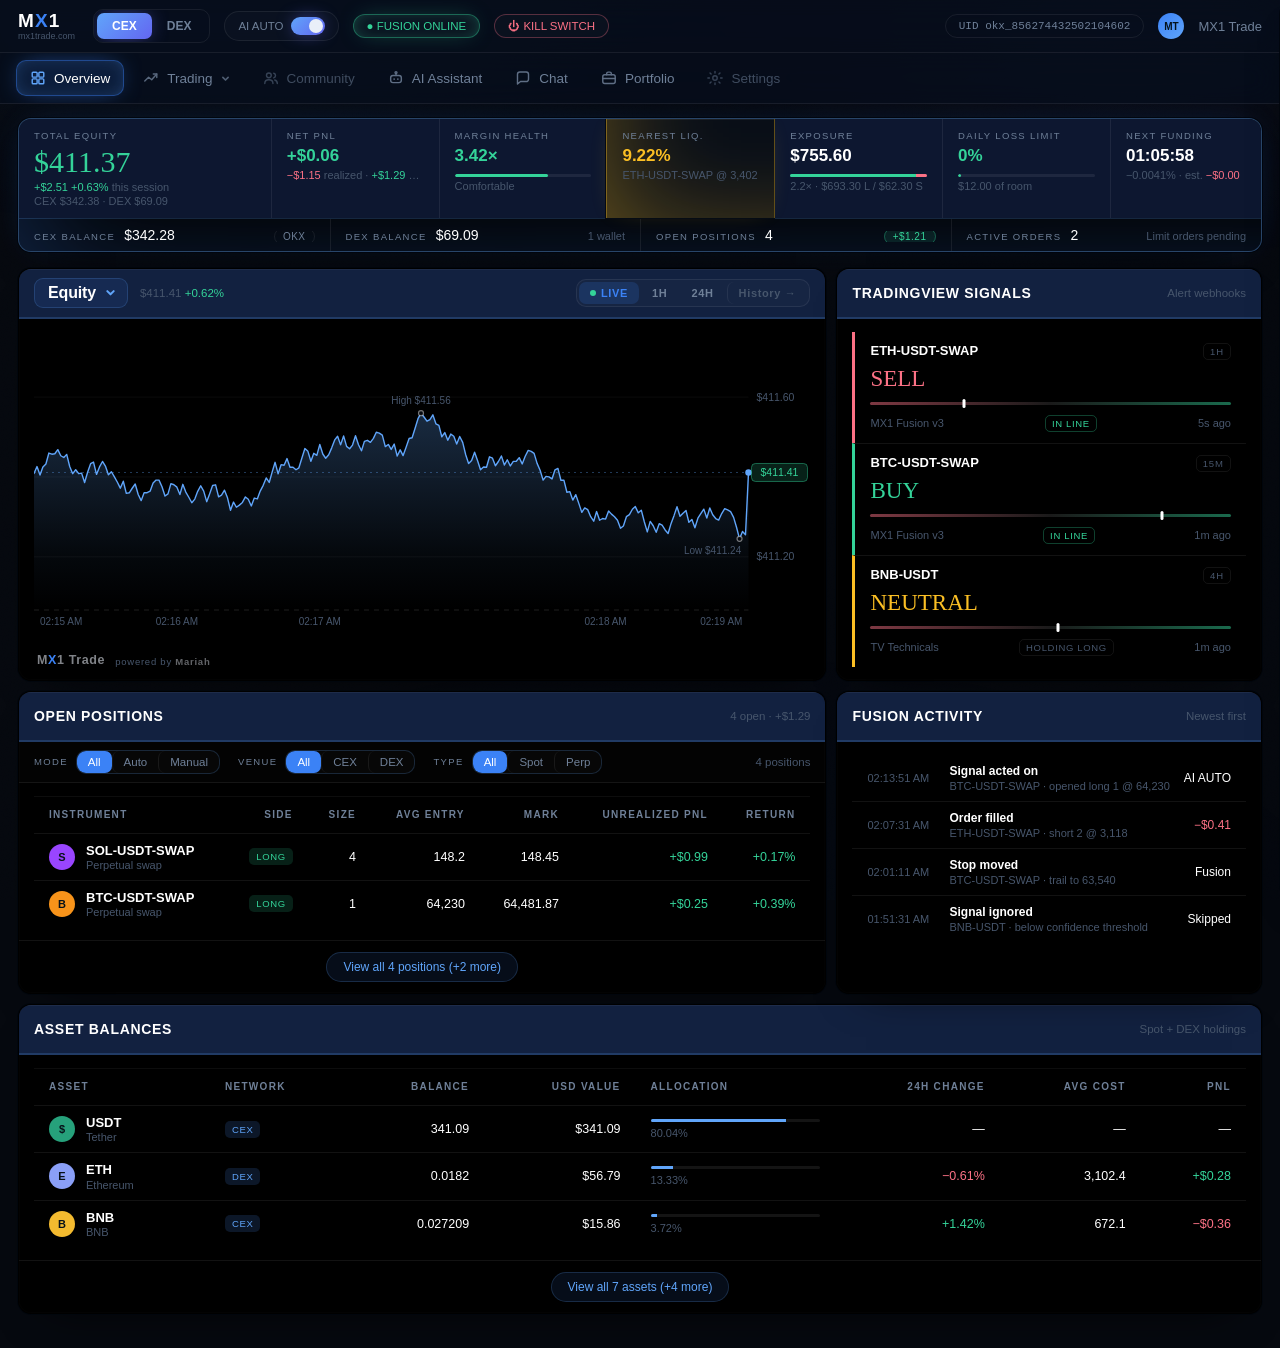
<file: index.html>
<meta charset="utf-8" />
<meta name="viewport" content="width=device-width, initial-scale=1" />
<title>MX1 Trade — Overview (dense)</title>

<style>
  :root {
    --bg: #050b16; --bar: #070e1c; --panel: #0b1424; --panel-2: #0a1220;
    --hair: rgba(255,255,255,.07);
    --text: #e9eff8; --muted: #8093ab; --dim: #4c5a70;
    --brand: #3b82f6; --brand-2: #60a5fa;
    --brand-strong: #2563eb;
    --edge: rgba(59,130,246,.22); --head: #122140; --chart: #60a5fa; --warn: #fbbf24;
    --accent: var(--brand); --accent-soft: rgba(59,130,246,.16); --accent-edge: rgba(59,130,246,.34);
    --pos: #34d399; --neg: #fb7185;
    --hero: #0d1730;   /* hero surfaces — navy, so they read blue */
  }
  * { box-sizing: border-box; }
  [hidden] { display: none !important; }
  body { margin:0; background:var(--bg); color:var(--text); font-size:14px;
         font-family:"Inter",-apple-system,BlinkMacSystemFont,"Segoe UI",sans-serif;
         -webkit-font-smoothing:antialiased; }
  .label { font-size:10px; letter-spacing:.16em; text-transform:uppercase; color:var(--muted); }
  .num { font-variant-numeric: tabular-nums; transition: color .3s ease; }
  .up { color:var(--pos); } .down { color:var(--neg); }
  .flash-up { color:var(--pos) !important; } .flash-down { color:var(--neg) !important; }

  /* ------------------------------------------------------------- chrome */
  .topbar { display:flex; align-items:center; gap:14px; padding:9px 18px;
            background:var(--bar); border-bottom:1px solid var(--hair); flex-wrap:wrap; }
  .brand { display:flex; flex-direction:column; line-height:1; margin-right:4px; }
  .brand b { font-size:19px; letter-spacing:.06em; }
  .brand b i { font-style:normal; color:var(--brand); }
  .brand span { font-size:9px; color:var(--dim); margin-top:2px; }
  .seg { display:inline-flex; border:1px solid var(--hair); border-radius:8px; overflow:hidden; }
  .seg button { background:none; border:0; color:var(--muted); font:inherit; font-size:12px;
                font-weight:600; padding:5px 13px; cursor:pointer; }
  .seg button[aria-pressed="true"] { background:var(--brand); color:#fff; }
  .chip { font:inherit; display:inline-flex; align-items:center; gap:7px; border:1px solid var(--hair);
          border-radius:999px; padding:5px 13px; font-size:11.5px; color:var(--muted);
          background:rgba(255,255,255,.02); white-space:nowrap; }
  button.chip { cursor:pointer; }
  .chip.online { border-color:rgba(52,211,153,.34); color:var(--pos); }
  .chip.kill { border-color:rgba(251,113,133,.3); color:var(--neg); }
  .chip.ex { border-color:var(--accent-edge); color:var(--accent); }
  .toggle { width:26px; height:14px; border-radius:999px; background:#1c2b42; position:relative; }
  .toggle::after { content:""; position:absolute; top:2px; right:2px; width:10px; height:10px;
                   border-radius:50%; background:#e9eff8; }
  .uid { border:1px solid var(--hair); border-radius:999px; padding:5px 13px; font-size:11px;
         color:var(--muted); font-family:ui-monospace,monospace; margin-left:auto; }
  .avatar { width:26px; height:26px; border-radius:50%; display:grid; place-items:center;
            background:linear-gradient(140deg,var(--brand),var(--brand-2));
            font-size:10px; font-weight:700; color:#04121c; }
  .nav { display:flex; gap:26px; padding:0 20px; background:var(--bar);
         border-bottom:1px solid var(--hair); overflow-x:auto; }
  .nav a { color:var(--muted); text-decoration:none; font-size:13.5px; padding:12px 2px;
           border-bottom:2px solid transparent; white-space:nowrap; }
  .nav a:hover { color:var(--text); }
  .nav a.on { color:var(--brand); border-bottom-color:var(--brand); }

  /* --------------------------------------------------------------- page */
  .page { width:100%; max-width:1680px; margin:0 auto; padding:18px 22px 40px; }

  /* ---- status strip: every number that matters, one row, no chart ---- */
  /* Hero surface: navy fill rather than the ordinary card plane, so the strip
     reads blue on its own instead of relying on the bloom to tint it. */
  /* Hero surface as a gradient, not a slab. Navy is strongest along the top
     edge and has faded to the page colour by the time it reaches the
     substrip — light falling across the strip rather than a painted block.
     Two consequences that were the point of doing it this way:
       · the substrip gets its demotion back without a separate fill, because
         it simply sits in the faded end
       · the alert cells land on near-black, so their amber and coral washes
         read clean instead of going olive against navy */
  /* Hero by scarcity, not by area. Navy lifts the KPI row only; the wrapper
     and the substrip stay on the page plane. When the "forward" surface is
     also the largest block on screen the hierarchy inverts — the chart and
     signal cards start reading as background, which is the wrong way round. */
  .stripwrap { background:var(--panel);
               border:1px solid var(--accent-edge); border-radius:14px;
               overflow:hidden; }
  .strip { display:grid; grid-template-columns:1.5fr repeat(5, 1fr) .9fr;
           background:var(--hero); }

  /* Account context, not key metrics — same panel, half the voice. These are
     numbers you confirm occasionally, not ones you watch. */
  .substrip { display:grid; grid-template-columns:repeat(4, 1fr);
              border-top:1px solid var(--edge); background:rgba(0,0,0,.22); }
  .sub-cell { display:flex; align-items:baseline; gap:9px; flex-wrap:wrap;
              padding:10px 18px; border-left:1px solid var(--hair); min-width:0; }
  .sub-cell:first-child { border-left:0; }
  .sub-cell .label { font-size:9.5px; }
  .sub-cell .v { font-size:14px; font-variant-numeric:tabular-nums; }
  .sub-cell .n { font-size:11px; color:var(--dim); margin-left:auto; white-space:nowrap;
                 overflow:hidden; text-overflow:ellipsis; }
  .pill { font-size:10px; letter-spacing:.05em; padding:2px 8px; border-radius:999px;
          border:1px solid var(--hair); color:var(--muted); }
  .pill.up   { border-color:rgba(52,211,153,.34); color:var(--pos); background:rgba(52,211,153,.10); }
  .pill.down { border-color:rgba(251,113,133,.34); color:var(--neg); background:rgba(251,113,133,.10); }
  .cell { padding:14px 18px; border-left:1px solid var(--hair); min-width:0; }
  .cell:first-child { border-left:0; }
  .cell .v { font-size:20px; margin-top:5px; font-variant-numeric:tabular-nums; white-space:nowrap; }
  .cell .v.hero { font-family:Georgia,serif; font-size:32px; line-height:1.05; }
  .cell .n { font-size:11px; color:var(--dim); margin-top:3px; white-space:nowrap;
             overflow:hidden; text-overflow:ellipsis; }
  .meter { height:3px; border-radius:2px; background:rgba(255,255,255,.07); margin-top:8px; overflow:hidden; }
  .meter i { display:block; height:100%; border-radius:2px; transition:width .5s ease, background .4s ease; }
  .split { display:flex; height:3px; border-radius:2px; overflow:hidden; margin-top:8px;
           background:rgba(255,255,255,.07); }
  .split .l { background:var(--pos); } .split .s { background:var(--neg); }

  /* --------------------------------------------------------------- grid */
  /* Paired rows rather than two independent columns: chart beside signals,
     positions beside activity, balances across the foot. The horizontal
     alignment gives the eye a line to scan along — two stacked columns of
     different heights never line up, so nothing relates to anything. */
  .grid { display:grid; gap:16px; margin-top:16px; grid-template-columns:1fr; }
  @media (min-width:1200px) {
    .grid { grid-template-columns: minmax(0,1.9fr) minmax(0,1fr);
            align-items: stretch; }
    .r-chart   { grid-column:1; grid-row:1; }
    .r-signals { grid-column:2; grid-row:1; }
    .r-pos     { grid-column:1; grid-row:2; }
    .r-feed    { grid-column:2; grid-row:2; }
    /* Asset balances is a wide table — it was the one card being squeezed by
       the column split, so it takes the full width. */
    .r-bal     { grid-column:1 / span 2; grid-row:3; }
  }
  /* Rows only align if both cards fill the row. The lists take the overflow
     internally rather than stretching the row to their content. */
  .r-signals .card-body, .r-feed .card-body { overflow-y:auto; min-height:0; }

  /* The chart row is sized by whichever card is taller, and that was the
     signals list — so the chart kept its fixed 230px and the leftover height
     collected as dead space above the footer. Letting the plot claim it puts
     the card's whole area to work and closes the gap under the axis. */
  .r-chart .card-body { flex:1 1 auto; min-height:0; display:flex; }
  .r-chart .chart { flex:1 1 auto; height:auto; min-height:230px; }

  .card { background:var(--panel); border:1px solid var(--edge); border-radius:14px; overflow:hidden;
          display:flex; flex-direction:column; align-self:stretch;
          transition:box-shadow .55s ease, border-color .55s ease; }

  /* ---- glow -------------------------------------------------------------
     Inset box-shadow rather than a pseudo-element: no stacking context to
     fight, and it transitions cleanly when state changes. */
  .stripwrap { box-shadow: inset 70px -50px 130px -70px rgba(59,130,246,.40),
                           0 0 34px -14px rgba(59,130,246,.30);
               transition: box-shadow .55s ease; }

  /* Attention states. These are earned, not decorative — see setAttn(). */
  .card.attn-warn, .cell.attn-warn {
    box-shadow: inset 60px -45px 120px -70px rgba(251,191,36,.45),
                0 0 26px -12px rgba(251,191,36,.28);
  }
  .card.attn-neg, .cell.attn-neg {
    box-shadow: inset 60px -45px 120px -70px rgba(251,113,133,.50),
                0 0 30px -12px rgba(251,113,133,.35);
    border-color: rgba(251,113,133,.45);
  }
  .cell { transition: box-shadow .55s ease; }

  /* Decorative mode: every card carries the brand bloom. */
  body.glow-all .card { box-shadow: inset 60px -45px 120px -75px rgba(59,130,246,.34); }
  body.glow-all .card.attn-warn { box-shadow: inset 60px -45px 120px -70px rgba(251,191,36,.45),
                                              0 0 26px -12px rgba(251,191,36,.28); }
  body.glow-all .card.attn-neg  { box-shadow: inset 60px -45px 120px -70px rgba(251,113,133,.50),
                                              0 0 30px -12px rgba(251,113,133,.35); }
  body.glow-off .stripwrap, body.glow-off .card, body.glow-off .cell { box-shadow:none; }

  @media (prefers-reduced-motion: reduce) {
    .card, .cell, .strip { transition:none; }
  }
  /* A fixed height, not padding. The chart card's header holds a picker and
     the others hold an h2 — sized by padding alone, each header took its own
     content's height and the bands came out different thicknesses across the
     row. min-height makes them all match the tallest. */
  .card-head { display:flex; align-items:center; justify-content:space-between; gap:12px;
               min-height:50px; padding:0 18px; background:var(--head);
               border-bottom:2px solid var(--edge); }
  .card-head h2 { font-family:Georgia,serif; font-weight:400; font-size:16px; margin:0; }

  /* Attribution sits in the dead space under the chart rather than floating
     over the plot. Quiet by default — it is a signature, not a label, so it
     should be legible when looked for and invisible when not. */
  .card-foot { display:flex; align-items:baseline; gap:10px; padding:10px 18px 13px;
               margin-top:auto; }
  .card-foot .mark { font-size:12.5px; letter-spacing:.05em; font-weight:700;
                     color:rgba(233,239,248,.55); }
  .card-foot .mark i { font-style:normal; color:var(--brand); }
  /* Subordinate, not a second label: a size down and nudged off the wordmark's
     baseline so it reads as a clause rather than competing with it.
     No text-transform — Mariah is a name and gets its capital. */
  .card-foot .by { font-size:9.5px; letter-spacing:.08em; color:var(--dim);
                   position:relative; top:1px; }
  .card-foot .by b { font-weight:600; color:rgba(233,239,248,.42); }

  /* A control has to look like one at rest. The old version styled itself as
     plain text until hover, and the chevron sat ~200px from the word because a
     native select sizes to its widest option. Now: a visible pill sized to the
     current value, with the real select laid invisibly on top so the native
     menu (and keyboard, and mobile picker) still does the work. */
  .picker-wrap { position:relative; display:inline-flex; }
  .picker-face { display:inline-flex; align-items:center; gap:9px;
                 font-family:Georgia,serif; font-size:16px; color:var(--text);
                 background:rgba(59,130,246,.10); border:1px solid var(--edge);
                 border-radius:9px; padding:5px 11px 5px 13px; white-space:nowrap;
                 transition:background .2s ease, border-color .2s ease; }
  .picker-face svg { width:11px; height:11px; stroke:var(--brand-2); stroke-width:2.2;
                     fill:none; stroke-linecap:round; stroke-linejoin:round; flex:0 0 auto; }
  .picker-wrap:hover .picker-face { background:rgba(59,130,246,.18); border-color:var(--brand); }
  .picker { position:absolute; inset:0; width:100%; height:100%;
            opacity:0; cursor:pointer; appearance:none; border:0; }
  .picker:focus-visible + .picker-face { outline:2px solid var(--brand); outline-offset:2px; }
  .picker option { background:var(--panel); color:var(--text); font-family:inherit; font-size:13px; }
  .card-head .sub { color:var(--dim); font-size:11.5px; }
  .card-body { padding:16px 18px; }
  .card-body.flush { padding:0; }

  .tabs { display:inline-flex; gap:2px; padding:2px; border:1px solid var(--hair);
          border-radius:9px; background:rgba(255,255,255,.02); }
  .tab { background:none; border:0; cursor:pointer; font:inherit; font-size:11px; font-weight:600;
         letter-spacing:.06em; color:var(--muted); padding:5px 11px; border-radius:6px;
         display:inline-flex; align-items:center; gap:5px; text-decoration:none; }
  .tab:hover { color:var(--text); }
  .tab[aria-pressed="true"] { background:var(--accent-soft); color:var(--accent); }
  .tab:focus-visible { outline:2px solid var(--accent); outline-offset:2px; }
  .tab-link { color:var(--dim); border-left:1px solid var(--hair); border-radius:0; padding-left:11px; }
  .dot { width:6px; height:6px; border-radius:50%; background:var(--dim); }
  .dot.on { background:var(--pos); animation:pulse 1.6s ease-in-out infinite; }
  @keyframes pulse { 0%,100%{opacity:1} 50%{opacity:.3} }

  .chart { height:230px; display:flex; }
  .chart svg { width:100%; height:100%; display:block; cursor:crosshair; }
  .chart .ph { width:100%; display:grid; place-items:center; color:var(--dim);
               font-size:10.5px; letter-spacing:.16em; text-transform:uppercase; }

  /* -------------------------------------------------------------- signals */
  .sig { border-top:1px solid var(--hair); border-left:3px solid var(--dim); padding:13px 16px;
         transition:opacity .35s ease; }
  .sig:first-child { border-top:0; }
  .sig.buy{border-left-color:var(--pos)} .sig.sell{border-left-color:var(--neg)}
  .sig.hold{border-left-color:var(--warn)} .sig.stale{opacity:.45}
  .sig-head { display:flex; justify-content:space-between; align-items:baseline; gap:10px; }
  .sig-head b { font-size:13px; font-weight:600; }
  .sig-tf { font-size:9.5px; letter-spacing:.1em; text-transform:uppercase; color:var(--dim);
            border:1px solid var(--hair); border-radius:5px; padding:2px 6px; }
  .verdict { font-family:Georgia,serif; font-size:23px; margin-top:6px; }
  .verdict.buy{color:var(--pos)} .verdict.sell{color:var(--neg)} .verdict.hold{color:var(--warn)}
  .gauge { position:relative; height:3px; border-radius:2px; margin-top:10px;
           background:linear-gradient(90deg,rgba(251,113,133,.5),rgba(255,255,255,.1) 50%,rgba(52,211,153,.5)); }
  .gauge i { position:absolute; top:-3px; width:3px; height:9px; border-radius:2px; background:var(--text);
             transform:translateX(-50%); transition:left .5s cubic-bezier(.22,.61,.36,1); }
  .sig-foot { display:flex; justify-content:space-between; align-items:center; gap:8px;
              margin-top:10px; font-size:11px; color:var(--dim); }
  .align { font-size:9.5px; letter-spacing:.07em; text-transform:uppercase; padding:2px 6px;
           border-radius:5px; border:1px solid var(--hair); color:var(--dim); }
  .align.match{border-color:rgba(52,211,153,.3);color:var(--pos)}
  .align.conflict{border-color:rgba(251,113,133,.35);color:var(--neg)}

  /* --------------------------------------------------------------- feed */
  .feed-row { display:grid; grid-template-columns:70px 1fr auto; gap:12px; align-items:center;
              padding:11px 18px; border-top:1px solid var(--hair); font-size:12.5px; }
  .feed-row:first-child { border-top:0; }
  .feed-row .t { color:var(--dim); font-size:11px; font-variant-numeric:tabular-nums; }
  .feed-row .d small { color:var(--dim); display:block; font-size:11px; margin-top:2px; }
  .feed-row .r { font-variant-numeric:tabular-nums; text-align:right; }

  /* ------------------------------------------------------------- tables */
  .scroll { overflow-x:auto; }
  table { width:100%; border-collapse:collapse; }
  /* The card header already carries the band — a second filled bar directly
     beneath it just thickens the chrome. */
  thead th { text-align:right; font-size:10px; letter-spacing:.14em; text-transform:uppercase;
             color:var(--muted); font-weight:700; padding:14px 16px; white-space:nowrap;
             background:transparent; border-bottom:1px solid var(--hair); }
  thead th:first-child, tbody td:first-child, .lt { text-align:left; }
  tbody td { text-align:right; padding:11px 16px; border-top:1px solid var(--hair);
             font-variant-numeric:tabular-nums; white-space:nowrap; }
  .tag { font-size:9.5px; letter-spacing:.07em; padding:3px 7px; border-radius:5px; }
  .tag.long{background:rgba(52,211,153,.15);color:var(--pos)}
  .tag.short{background:rgba(251,113,133,.15);color:var(--neg)}
  .tag.cex{background:rgba(79,142,247,.16);color:var(--brand-2)}

  .asset { display:flex; align-items:center; gap:11px; }
  .coin { width:26px; height:26px; border-radius:50%; display:grid; place-items:center; flex:0 0 auto;
          font-size:11px; font-weight:700; color:#071018; }
  .asset b { font-weight:600; display:block; font-size:13px; line-height:1.25; }
  .asset small { color:var(--dim); font-size:11px; }

  .alloc { text-align:left !important; min-width:130px; }
  .bar { height:3px; border-radius:2px; background:rgba(255,255,255,.08); overflow:hidden; }
  .bar i { display:block; height:100%; background:var(--chart); transition:width .4s ease; }
  .alloc small { color:var(--dim); font-size:11px; display:block; margin-top:5px; }
  .empty { padding:26px; text-align:center; color:var(--dim); font-size:13px; }

  @media (max-width:1100px) { .strip { grid-template-columns:repeat(3,1fr); }
                              .substrip { grid-template-columns:repeat(2,1fr); }
                              .cell { border-left:0; border-top:1px solid var(--hair); } }
  @media (max-width:620px) { .strip { grid-template-columns:repeat(2,1fr); }
                             .substrip { grid-template-columns:1fr; }
                             .sub-cell { border-left:0; border-top:1px solid var(--hair); } }

  /* ---- chrome glow ------------------------------------------------------
     Few controls, each carrying real state (selected / on / online), so the
     bloom reads as status rather than decoration. */
  .seg { padding:3px; }
  .seg button { border-radius:8px; padding:6px 15px; transition:box-shadow .3s ease, background .3s ease; }
  .seg button[aria-pressed="true"] {
    background: linear-gradient(135deg, #60a5fa, #6366f1); color:#fff;
    box-shadow: 0 0 20px -5px rgba(99,102,241,.8);
  }

  .toggle { width:34px; height:18px; border-radius:999px; background:#16233a; position:relative;
            cursor:pointer; transition:background .3s ease, box-shadow .3s ease; }
  .toggle::after { content:""; position:absolute; top:2px; left:2px; width:14px; height:14px;
                   border-radius:50%; background:#e9eff8; transition:left .28s cubic-bezier(.4,0,.2,1); }
  .toggle.on { background:linear-gradient(135deg,#60a5fa,#6366f1);
               box-shadow:0 0 18px -4px rgba(99,102,241,.85); }
  .toggle.on::after { left:18px; }

  .chip.online { border-color:rgba(52,211,153,.45); color:var(--pos);
                 box-shadow: 0 0 22px -9px rgba(52,211,153,.75),
                             inset 0 0 26px -16px rgba(52,211,153,.95); }
  /* Kill switch stays quiet until you reach for it. A destructive control that
     glows red all day teaches the eye to ignore red. */
  .chip.kill { border-color:rgba(251,113,133,.32); color:var(--neg);
               transition:box-shadow .25s ease, border-color .25s ease; cursor:pointer; }
  .chip.kill:hover, .chip.kill:focus-visible {
    border-color:rgba(251,113,133,.75);
    box-shadow: 0 0 24px -8px rgba(251,113,133,.8), inset 0 0 26px -16px rgba(251,113,133,.9);
  }

  .nav { gap:5px; padding:7px 16px; }
  .nav a { display:inline-flex; align-items:center; gap:8px; padding:9px 13px; border-radius:10px;
           border:1px solid transparent; border-bottom:1px solid transparent;
           transition:background .25s ease, box-shadow .35s ease, color .25s ease; }
  .nav a svg { width:16px; height:16px; fill:none; stroke:currentColor; stroke-width:1.6;
               stroke-linecap:round; stroke-linejoin:round; flex:0 0 auto; opacity:.85; }
  .nav a:hover { color:var(--text); background:rgba(255,255,255,.045); }
  .nav a.on { color:#fff; background:rgba(59,130,246,.15);
              border-color:rgba(59,130,246,.45); border-bottom-color:rgba(59,130,246,.45);
              box-shadow: 0 0 24px -9px rgba(59,130,246,.85),
                          inset 0 0 26px -17px rgba(96,165,250,.95); }
  .nav a.on svg { color:var(--brand-2); opacity:1; }

  body.glow-off .seg button[aria-pressed="true"],
  body.glow-off .toggle.on, body.glow-off .chip.online, body.glow-off .nav a.on { box-shadow:none; }

  /* ---- filters ----------------------------------------------------------
     Grouped segments rather than a row of individual outlined pills: four
     controls to parse instead of fourteen. */
  .filterbar { display:flex; align-items:center; gap:18px; flex-wrap:wrap;
               padding:10px 18px; border-bottom:1px solid var(--hair);
               background:rgba(255,255,255,.012); }
  .fgroup { display:inline-flex; align-items:center; gap:8px; }
  .fgroup > .label { font-size:9.5px; }
  .segset { display:inline-flex; border:1px solid var(--edge); border-radius:8px;
            overflow:hidden; background:rgba(255,255,255,.02); }
  .segset button { border:0; background:none; color:var(--muted); font:inherit; font-size:11.5px;
                   padding:5px 11px; cursor:pointer; border-left:1px solid var(--hair);
                   transition:background .2s ease, color .2s ease; }
  .segset button:first-child { border-left:0; }
  .segset button:hover { color:var(--text); }
  .segset button[aria-pressed="true"] { background:var(--brand); color:#fff; }
  .segset button:focus-visible { outline:2px solid var(--brand); outline-offset:-2px; }
  .fcount { margin-left:auto; font-size:11.5px; color:var(--dim); font-variant-numeric:tabular-nums; }
  .nav a.soon { opacity:.55; cursor:not-allowed; }
  .nav a.soon:hover { background:none; color:var(--muted); }

  /* ---- ambient light ----------------------------------------------------
     Panels are opaque, so this only shows in the gutters and the gaps between
     cards — the dead black areas. Kept very low so it never competes with the
     semantic glow, which has to stay the brightest thing on the page. */
  body::before {
    content:""; position:fixed; inset:0; pointer-events:none; z-index:0;
    background:
      radial-gradient(1100px 520px at 15% -8%,  rgba(59,130,246,.13), transparent 62%),
      radial-gradient(820px 420px at 88% 4%,    rgba(99,102,241,.09), transparent 60%),
      radial-gradient(1200px 620px at 55% 112%, rgba(37,99,235,.07),  transparent 66%);
  }
  body.glow-off::before { display:none; }
  /* Lift page content above the ambient layer. The drawer and scrim are
     already position:fixed — do NOT include them here, or this rule wins on
     source order and drops the drawer into normal flow at the end of the page. */
  .topbar, .nav, .page { position:relative; z-index:1; }

  /* ---- sharp mode -------------------------------------------------------
   * What reads as "glass" on exchange UIs is mostly the opposite of glass:
   * small radii, hairline seams instead of gaps, higher value contrast, denser
   * type, and almost no bloom. This is that pass, behind a class so you can
   * flip between the two and judge them side by side.
   */
  body.sharp {
    /* Glass, not navy. The blue that was reading across the whole page came
       from --head: every card header carried a #122140 band, so the eye saw
       blue bands stacked down the layout rather than black surfaces. Header
       bands are now a shade off the card with a hairline under them — the
       separation comes from the line, not from a colour. */
    --bg: #06090f;                /* page sits a touch above the cards, so a
                                     black card still reads as a surface */
    --panel: #000000;             /* cards — black */
    --panel-2: #000000;
    --hair: rgba(255,255,255,.07);
    --edge: rgba(96,165,250,.20);
    /* Navy lid on a black card. The jump is large by design — at a black
       fill the header is the only surface carrying colour, so it reads as the
       card's label bar rather than as another dark rectangle. */
    --head: #122140;              /* header band — dark blue */
    --text: #ffffff;          /* values go full white — biggest single gain */
    --muted: #6f8098;
    --dim: #47566c;
    /* Restated because body.sharp out-specifies :root — a token defined only
       there silently does nothing on a page that boots into sharp. */
    --hero: #0d1730;
  }

  /* Corners stay soft. Sharpness here comes from density and contrast, not
     from squaring everything off. */
  body.sharp .stripwrap, body.sharp .card { border-radius: 13px; }
  body.sharp .drawer { border-radius: 16px 0 0 16px; }
  body.sharp .segset, body.sharp .tabs, body.sharp .seg { border-radius: 10px; }
  body.sharp .tab, body.sharp .segset button, body.sharp .seg button { border-radius: 7px; }
  body.sharp .picker-face { border-radius: 9px; }

  /* Border colour only. This block used to also set box-shadow, which at
     (0,2,1) specificity beat the full edge-definition stack at the end of the
     file — so sharp mode silently lost its separation ring and the strip read
     as floating rather than framed. The stack lives in one place now. */
  /* No blue edge on ordinary cards. The dark separation ring in the
     edge-definition block still does the work of telling a card from the page,
     so they stay distinct objects — just without the outline. The strip keeps
     its blue, because that one is the hero surface and is meant to sit
     forward. */
  body.sharp .card { border-color: transparent; }
  body.sharp .stripwrap { border-color: rgba(96, 165, 250, .42); }

  /* Density: more rows per screen is most of the effect. */
  body.sharp .page { padding: 14px 18px 34px; }
  body.sharp .grid, body.sharp .lower { gap: 10px; }
  body.sharp .cell { padding: 11px 15px; }
  body.sharp .sub-cell { padding: 8px 15px; }
  body.sharp .card-head { min-height:50px; padding: 0 15px; }

  /* Overlays get the same density treatment as the panels behind them —
     otherwise a drawer opens looking like a page from a different product. */
  body.sharp .modal-head { min-height:50px; padding: 0 18px; }
  body.sharp .pd-head { padding: 16px 18px 18px; }
  body.sharp .pd-body { padding: 16px 18px 24px; }
  body.sharp .modal-head h2, body.sharp .pd-head h3 {
    font-family:"Inter", -apple-system, BlinkMacSystemFont, sans-serif;
    font-weight:600; letter-spacing:-.01em; font-size:14px;
    text-transform:uppercase; letter-spacing:.05em; font-weight:700;
  }
  /* The P&L figure keeps its serif — it is a value you read, not a label. */
  body.sharp .pd-hero { font-family:Georgia,"Times New Roman",serif; font-weight:400; }
  body.sharp .card-body { padding: 13px 15px; }
  body.sharp thead th { padding: 13px 15px; font-size: 10px; letter-spacing: .13em; font-weight: 700; }
  body.sharp tbody td { padding: 9px 15px; font-size: 12.5px; }
  body.sharp .feed-row { padding: 9px 15px; font-size: 12px; }
  body.sharp .sig { padding: 11px 15px; }
  body.sharp .filterbar { padding: 8px 15px; }

  /* Type: the serif is warm, and warmth is what you're trading away here. */
  /* Sans for structure — headings, labels, chrome. The serif is reserved for
     the two figures you actually look at, so the page reads as an instrument
     without sounding like every other exchange. */
  body.sharp .card-head h2, body.sharp .picker-face, body.sharp .page-head h1 {
    font-family: "Inter", -apple-system, BlinkMacSystemFont, sans-serif;
    font-weight: 600; letter-spacing: -.01em;
  }
  body.sharp .card-head h2 { font-size: 14px; letter-spacing: .05em; text-transform: uppercase;
                             font-weight: 700; }
  body.sharp .cell .v { font-size: 17px; font-weight: 600; }

  /* --- kept in Georgia: total equity, and the signal verdicts --- */
  body.sharp .cell .v.hero { font-family: Georgia, "Times New Roman", serif;
                             font-weight: 400; font-size: 30px; letter-spacing: 0; }
  body.sharp .verdict { font-family: Georgia, serif; font-weight: 400; font-size: 23px; }
  body.sharp .label { color: var(--muted); font-size: 9.5px; letter-spacing: .14em; }

  /* Bloom drops back so the alert states stay the brightest thing left. */
  body.sharp::before { opacity: .45; }

  /* ---- high-DPI polish ---------------------------------------------------
   * What reads as "cheap" on a big dark UI is almost always one of three
   * things: banded gradients, borders that thicken on retina, and hinted text.
   * These fix all three.
   */

  /* 1. Dither. Large dark radial gradients quantise into visible rings on
     8-bit displays; a faint noise layer breaks the bands up. This is the
     single biggest fidelity gain on a page like this. */
  body::after {
    content:""; position:fixed; inset:0; pointer-events:none; z-index:0;
    opacity:.035; mix-blend-mode:overlay;
    background-image:url("data:image/svg+xml,%3Csvg xmlns='http://www.w3.org/2000/svg' width='140' height='140'%3E%3Cfilter id='n'%3E%3CfeTurbulence type='fractalNoise' baseFrequency='.85' numOctaves='3' stitchTiles='stitch'/%3E%3C/filter%3E%3Crect width='140' height='140' filter='url(%23n)'/%3E%3C/svg%3E");
    background-size:140px 140px;
  }
  body.glow-off::after { display:none; }

  /* 2. True hairlines. A 1px border becomes 2 device px at 2dppx and reads
     heavy; 0.5px lands on one. */
  /* Only inner dividers thin out. Outer borders stay 1px — at .5px against a
     low-alpha edge colour the panels stop reading as panels. */
  @media (min-resolution: 2dppx) {
    .frow, .sig, .feed-row, tbody td, thead th, .cell, .sub-cell,
    .card-head, .filterbar, .substrip { border-bottom-width:.5px; border-top-width:.5px; }
  }

  /* 3. Text. Let the renderer use real outlines rather than hinted stems, and
     pull tracking in on the large serif numerals — display sizes need less. */
  body { text-rendering: optimizeLegibility;
         font-feature-settings: "tnum" 1, "kern" 1, "liga" 1; }
  .cell .v.hero, #curEq, .dr-hero, .equity, .kpi .v {
    -webkit-font-smoothing: antialiased; letter-spacing: -.015em;
    font-feature-settings: "tnum" 1, "kern" 1;
  }

  /* 4. Vector output: precision over speed, and a finer stroke that still
     resolves on a 2x panel. */
  svg { shape-rendering: geometricPrecision; }
  @media (min-resolution: 2dppx) {
    #line, #curve #line { stroke-width: 1.1; }
    #base, #grid line { stroke-width: .75; }
  }

  /* ---- glass, used only where it means something -------------------------
   * backdrop-filter needs content behind it. On a solid panel sitting on a flat
   * page it costs GPU and lowers text contrast for no visual gain, so the cards
   * stay opaque. The two surfaces that genuinely sit over other content — the
   * bar you scroll under, and the drawer over the table — get the real thing.
   */
  .topbar, .nav {
    position: sticky; z-index: 30;
    background: rgba(7, 14, 28, .72);
    backdrop-filter: blur(16px) saturate(1.5);
    -webkit-backdrop-filter: blur(16px) saturate(1.5);
  }
  .topbar { top: 0; }
  .nav { top: 45px; }

  .drawer {
    background: rgba(11, 20, 36, .82);
    backdrop-filter: blur(22px) saturate(1.4);
    -webkit-backdrop-filter: blur(22px) saturate(1.4);
  }
  .dr-head { background: rgba(18, 33, 64, .72); }

  /* Fallback: no backdrop-filter means no translucency, or the text goes soft. */
  /* Safari implements -webkit-backdrop-filter but NOT the unprefixed property,
   so testing only the unprefixed one made Safari take the opaque fallback
   while Chrome kept the translucent fill — same page, two different
   surfaces. Test both. */
@supports not ((backdrop-filter: blur(2px)) or (-webkit-backdrop-filter: blur(2px))) {
    .topbar, .nav { background: var(--bar); }
    .drawer { background: var(--panel); }
  }

  /* ---- positions modal --------------------------------------------------- */
  .more-row { display:flex; justify-content:center; padding:11px 15px;
              border-top:1px solid var(--hair); }
  .more-btn { background:rgba(59,130,246,.10); border:1px solid var(--edge); color:var(--brand-2);
              font:inherit; font-size:12px; padding:7px 16px; border-radius:999px; cursor:pointer;
              transition:background .2s ease, border-color .2s ease; }
  .more-btn:hover { background:rgba(59,130,246,.2); border-color:var(--brand); }
  .more-btn:focus-visible { outline:2px solid var(--brand); outline-offset:2px; }

  .modal { position:fixed; top:50%; left:50%; transform:translate(-50%,-48%) scale(.98);
           width:min(1040px, calc(100% - 40px)); max-height:min(82vh, 900px);
           /* Same material as the cards: near-black over a blur, not the
              lighter navy that made overlays read as a different surface. */
           background:linear-gradient(180deg, rgba(255,255,255,.055) 0%,
                                    rgba(255,255,255,.014) 18%,
                                    rgba(255,255,255,0) 44%), #000000;
           border:1px solid var(--accent-edge); border-radius:14px; overflow:hidden;
           display:flex; flex-direction:column; z-index:45;
           opacity:0; pointer-events:none;
           transition:opacity .25s ease, transform .25s cubic-bezier(.22,.61,.36,1); }
  .modal.open { opacity:1; pointer-events:auto; transform:translate(-50%,-50%) scale(1); }
  .modal-head { display:flex; align-items:center; justify-content:space-between; gap:14px;
                padding:17px 20px; background:var(--head); border-bottom:1px solid var(--edge); }
  .modal-head h2 { margin:0; font-family:Georgia,serif; font-weight:400; font-size:17px; }
  .modal-body { overflow:auto; }
  @supports not ((backdrop-filter: blur(2px)) or (-webkit-backdrop-filter: blur(2px))) { .modal, .pdrawer { background:#000; } }
  @media (prefers-reduced-motion: reduce) { .modal { transition:none; } }

  /* ---- positions modal --------------------------------------------------- */
  .more-row { display:flex; justify-content:center; padding:11px 15px;
              border-top:1px solid var(--hair); }
  .more-btn { background:rgba(59,130,246,.10); border:1px solid var(--edge); color:var(--brand-2);
              font:inherit; font-size:12px; padding:7px 16px; border-radius:999px; cursor:pointer;
              transition:background .2s ease, border-color .2s ease; }
  .more-btn:hover { background:rgba(59,130,246,.2); border-color:var(--brand); }
  .more-btn:focus-visible { outline:2px solid var(--brand); outline-offset:2px; }

  .scrim { position:fixed; inset:0; background:rgba(3,7,15,.62); backdrop-filter:blur(2px);
           opacity:0; pointer-events:none; transition:opacity .28s ease; z-index:44; }
  .scrim.open { opacity:1; pointer-events:auto; }

  .modal { position:fixed; top:50%; left:50%; transform:translate(-50%,-48%) scale(.98);
           width:min(1040px, calc(100% - 40px)); max-height:min(82vh, 900px);
           background:linear-gradient(180deg, rgba(255,255,255,.055) 0%,
                                    rgba(255,255,255,.014) 18%,
                                    rgba(255,255,255,0) 44%), #000000;
           border:1px solid var(--accent-edge); border-radius:16px; overflow:hidden;
           display:flex; flex-direction:column; z-index:45;
           opacity:0; pointer-events:none;
           transition:opacity .25s ease, transform .25s cubic-bezier(.22,.61,.36,1); }
  .modal.open { opacity:1; pointer-events:auto; transform:translate(-50%,-50%) scale(1); }
  .modal-head { display:flex; align-items:center; justify-content:space-between; gap:14px;
                padding:17px 20px; background:var(--head); border-bottom:1px solid var(--edge); }
  .modal-head h2 { margin:0; font-family:Georgia,serif; font-weight:400; font-size:17px; }
  .modal-body { overflow:auto; }
  .modal-close { background:rgba(255,255,255,.04); border:1px solid var(--hair); color:var(--muted);
                 font:inherit; width:30px; height:30px; border-radius:50%; cursor:pointer; line-height:1; }
  .modal-close:hover { color:var(--text); border-color:var(--edge); }
  @supports not ((backdrop-filter: blur(2px)) or (-webkit-backdrop-filter: blur(2px))) { .modal { background:var(--panel); } }
  @media (prefers-reduced-motion: reduce) { .modal { transition:none; } }

  /* ---- position detail drawer ------------------------------------------- */
  tbody tr[data-pos] { cursor:pointer; }
  tbody tr[data-pos]:hover { background:rgba(255,255,255,.022); }
  tbody tr[data-pos]:focus-visible { outline:2px solid var(--brand); outline-offset:-2px; }

  .pdrawer { position:fixed; top:0; right:0; height:100%; width:min(500px,100%);
             background:linear-gradient(180deg, rgba(255,255,255,.055) 0%,
                                    rgba(255,255,255,.014) 18%,
                                    rgba(255,255,255,0) 44%), #000000;
             border-left:1px solid var(--accent-edge); border-radius:14px 0 0 14px;
             transform:translateX(100%); transition:transform .32s cubic-bezier(.22,.61,.36,1);
             z-index:47; display:flex; flex-direction:column; overflow:hidden;
             box-shadow:-24px 0 60px -30px rgba(0,0,0,.9); }
  .pdrawer.open { transform:translateX(0); }
  .pd-head { padding:20px 22px 22px; border-bottom:1px solid var(--edge); background:var(--head); }
  .pd-top { display:flex; align-items:flex-start; justify-content:space-between; gap:14px; }
  .pd-head h3 { margin:0; font-family:Georgia,serif; font-weight:400; font-size:19px; }
  .pd-sub { color:var(--dim); font-size:11.5px; margin-top:5px; display:flex; gap:8px;
            align-items:center; flex-wrap:wrap; }
  .pd-hero { font-family:Georgia,serif; font-size:34px; line-height:1.05; margin-top:14px;
             font-variant-numeric:tabular-nums; }
  .pd-hero small { display:block; font-family:"Inter",sans-serif; font-size:12.5px;
                   color:var(--muted); margin-top:5px; }
  .pd-body { flex:1 1 auto; padding:20px 22px 28px; overflow-y:auto; }

  /* Where price sits between entry and liquidation — the only spatial question
     that matters while a leveraged position is open. */
  .lifeline { position:relative; height:4px; border-radius:2px; margin:30px 0 8px;
              background:linear-gradient(90deg, rgba(251,113,133,.55), rgba(255,255,255,.10)); }
  .lifeline .pin { position:absolute; top:-5px; width:2px; height:14px; border-radius:1px;
                   transform:translateX(-50%); }
  .lifeline .cap { position:absolute; font-size:10px; white-space:nowrap;
                   transform:translateX(-50%); font-variant-numeric:tabular-nums; }
  .lifeline .cap.up { top:-24px; } .lifeline .cap.dn { top:12px; }

  /* ---- drawer body rows (used by the position detail drawer) ---- */
  .dr-sec { margin-top:24px; }
  .dr-sec > .label { display:block; margin-bottom:4px; }
  .frow { display:flex; justify-content:space-between; align-items:baseline; gap:14px;
          padding:11px 0; border-bottom:1px solid var(--hair); font-size:13px; }
  .frow:last-child { border-bottom:0; }
  .frow span { color:var(--dim); }
  .frow b { font-weight:600; font-variant-numeric:tabular-nums; }

  /* ---- edge definition ---------------------------------------------------
   * What makes a surface read as a crisp physical object is two edges, not
   * one: a light specular line along the top where light catches it, and a
   * dark ring just outside the border that separates it from the page. Panels
   * with a single flat border look printed on; these look placed.
   */
  .panel, .card, .scroller, .balcard, .rollup, .stripwrap, .feed, .modal, .drawer, .pdrawer, .pager {
    box-shadow:
      inset 0 1px 0 rgba(255, 255, 255, .075),          /* top specular */
      inset 0 0 0 1px rgba(255, 255, 255, .012),        /* inner containment */
      0 0 0 1px rgba(2, 6, 14, .85),                    /* dark separation ring */
      0 20px 44px -30px rgba(0, 0, 0, .95);             /* grounding shadow */
    border-color: rgba(96, 165, 250, .30);
  }

  /* The primary panel sits a step brighter than the supporting ones. */
  .stripwrap, .panel {
    border-color: rgba(96, 165, 250, .42);
    box-shadow:
      inset 0 1px 0 rgba(255, 255, 255, .09),
      inset 0 0 0 1px rgba(96, 130, 246, .05),
      0 0 0 1px rgba(2, 6, 14, .9),
      0 24px 52px -32px rgba(0, 0, 0, 1);
  }

  /* Header bands get their own top line so the band edge stays crisp. */
  .card-head, .modal-head, .pd-head, thead th {
    box-shadow: inset 0 1px 0 rgba(255, 255, 255, .05);
  }

  /* Alert states keep priority, but tinted per state. currentColor resolves to
     --text, which is #ffffff under body.sharp — that painted a hard white rule
     down the left of every flagged cell, reading as a rendering fault rather
     than a warning. */
  /* Alert cells opt out of the navy and sit on near-black, which is the
     only floor the amber and coral washes read cleanly against. Opaque
     now that the strip is a flat fill rather than a gradient. */
  .cell.attn-warn, .cell.attn-neg { background:#070d18; }

  .card.attn-warn, .cell.attn-warn { border-color: rgba(251, 191, 36, .50); }
  .card.attn-neg,  .cell.attn-neg  { border-color: rgba(251, 113, 133, .55); }

  /* The neighbouring seam picks the tint up, so a flagged cell is bracketed
     rather than lopsided. */
  .cell.attn-warn + .cell { border-left-color: rgba(251, 191, 36, .38); }
  .cell.attn-neg  + .cell { border-left-color: rgba(251, 113, 133, .40); }
  @media (max-width: 1100px) {
    .cell.attn-warn + .cell { border-top-color: rgba(251, 191, 36, .38); }
    .cell.attn-neg  + .cell { border-top-color: rgba(251, 113, 133, .40); }
  }

  /* Hairlines inside a panel stay hairlines — sharpening the outside only. */
  tbody tr:hover { background: rgba(255, 255, 255, .028); }

  /* Glow must win over the edge treatment — it is the alert channel. */
  .stripwrap { box-shadow:
      inset 0 1px 0 rgba(255,255,255,.09),
      inset 70px -50px 130px -70px rgba(59,130,246,.40),
      0 0 0 1px rgba(2,6,14,.9),
      0 24px 52px -32px rgba(0,0,0,1),
      0 0 34px -14px rgba(59,130,246,.30); }
  .card.attn-warn, .cell.attn-warn {
    box-shadow: inset 0 1px 0 rgba(255,255,255,.07),
                inset 60px -45px 120px -70px rgba(251,191,36,.45),
                0 0 0 1px rgba(2,6,14,.85),
                0 0 26px -12px rgba(251,191,36,.32); }
  .card.attn-neg, .cell.attn-neg {
    box-shadow: inset 0 1px 0 rgba(255,255,255,.07),
                inset 60px -45px 120px -70px rgba(251,113,133,.50),
                0 0 0 1px rgba(2,6,14,.85),
                0 0 30px -12px rgba(251,113,133,.4); }
  body.glow-off .stripwrap, body.glow-off .card, body.glow-off .cell {
    box-shadow: inset 0 1px 0 rgba(255,255,255,.07), 0 0 0 1px rgba(2,6,14,.85); }
</style>

<div class="topbar">
  <div class="brand"><b>M<i>X</i>1</b><span>mx1trade.com</span></div>
  <div class="seg"><button aria-pressed="true">CEX</button><button aria-pressed="false">DEX</button></div>
  <button class="chip" id="aiAuto" aria-pressed="true">AI AUTO <span class="toggle on"></span></button>
  <div class="chip online">&#9679; FUSION ONLINE</div>
  <button class="chip kill">&#9211; KILL SWITCH</button>
  <div class="uid">UID okx_856274432502104602</div>
  <div class="avatar">MT</div>
  <span style="color:var(--muted);font-size:13px">MX1 Trade</span>
</div>

<nav class="nav">
  <a href="index.html" class="on"><svg viewBox="0 0 18 18" aria-hidden="true"><rect x="2.5" y="2.5" width="5.5" height="5.5" rx="1"/><rect x="10" y="2.5" width="5.5" height="5.5" rx="1"/><rect x="2.5" y="10" width="5.5" height="5.5" rx="1"/><rect x="10" y="10" width="5.5" height="5.5" rx="1"/></svg>Overview</a>
  <span class="navmenu" data-open="false">
    <button class="nav-trigger" aria-haspopup="true" aria-expanded="false">
      <svg class="ico" viewBox="0 0 18 18" aria-hidden="true"><polyline points="2 12.5 6.3 8.2 9.8 11 15.5 4.5"/><polyline points="11.6 4.5 15.5 4.5 15.5 8.4"/></svg>Trading
      <svg class="caret" viewBox="0 0 12 12" aria-hidden="true"><polyline points="2.5 4.5 6 8 9.5 4.5"/></svg>
    </button>
    <span class="navmenu-panel" role="menu">
      <a class="navmenu-item" role="menuitem" href="trading.html">
        <svg viewBox="0 0 18 18" aria-hidden="true"><path d="M3 15V7.5M7 15V3M11 15v-5M15 15V5.5"/></svg>
        <span>Manual Trade<small>Chart, order book, Fusion controller</small></span>
      </a>
      <a class="navmenu-item" role="menuitem" href="auto-autonomous.html">
        <svg viewBox="0 0 18 18" aria-hidden="true"><rect x="3" y="6.2" width="12" height="8" rx="2.6"/><circle cx="6.9" cy="10.2" r=".95" fill="currentColor" stroke="none"/><circle cx="11.1" cy="10.2" r=".95" fill="currentColor" stroke="none"/><path d="M9 6.2V3.8"/><circle cx="9" cy="2.9" r="1.1"/></svg>
        <span>Auto Autonomous<small>Hands-off — Fusion runs the book</small></span>
      </a>
    </span>
  </span>
  <a href="#" class="soon" title="Not built yet"><svg viewBox="0 0 18 18" aria-hidden="true"><circle cx="6.6" cy="6" r="2.7"/><path d="M2 15.2c0-2.6 2.1-4.2 4.6-4.2s4.6 1.6 4.6 4.2"/><path d="M12.1 3.7a2.7 2.7 0 0 1 0 5.2"/><path d="M13.2 11.2c1.9.5 2.9 1.9 2.9 4"/></svg>Community</a>
  <a href="ai-assistant.html"><svg viewBox="0 0 18 18" aria-hidden="true"><rect x="3" y="6.2" width="12" height="8" rx="2.6"/><circle cx="6.9" cy="10.2" r=".95" fill="currentColor" stroke="none"/><circle cx="11.1" cy="10.2" r=".95" fill="currentColor" stroke="none"/><path d="M9 6.2V3.8"/><circle cx="9" cy="2.9" r="1.1"/></svg>AI Assistant</a>
  <a href="chat.html"><svg viewBox="0 0 18 18" aria-hidden="true"><path d="M15.2 10.4A2.6 2.6 0 0 1 12.6 13H6.2l-3.4 2.7V4.9A2.6 2.6 0 0 1 5.4 2.3h7.2a2.6 2.6 0 0 1 2.6 2.6z"/></svg>Chat</a>
  <a href="portfolio.html"><svg viewBox="0 0 18 18" aria-hidden="true"><rect x="2" y="5.4" width="14" height="9.8" rx="2.2"/><path d="M6.4 5.4V4a1.6 1.6 0 0 1 1.6-1.6h2A1.6 1.6 0 0 1 11.6 4v1.4"/><path d="M2 9.6h14"/></svg>Portfolio</a>
  <a href="#" class="soon" title="Not built yet"><svg viewBox="0 0 18 18" aria-hidden="true"><circle cx="9" cy="9" r="2.5"/><path d="M9 1.7v1.7M9 14.6v1.7M2.7 9H1M17 9h-1.7M4.6 4.6 3.4 3.4M14.6 14.6l-1.2-1.2M4.6 13.4l-1.2 1.2M14.6 3.4l-1.2 1.2"/></svg>Settings</a>
</nav>

<style>
  /* ---- nav dropdown ------------------------------------------------------
     Trading is two products now — the manual desk and the autonomous engine.
     A submenu keeps them under one nav item instead of widening a nav that
     already scrolls at laptop widths. Class names are namespaced because
     trading.html already owns .menu / .menu-item for the indicator picker.
   */
  .navmenu { position:relative; display:inline-flex; }
  .navmenu > .nav-trigger {
    display:inline-flex; align-items:center; gap:8px; background:none; font:inherit;
    color:var(--muted); font-size:13.5px; padding:8px 13px; border-radius:9px;
    border:1px solid transparent; white-space:nowrap; cursor:pointer;
    transition:background .25s, box-shadow .35s, color .25s;
  }
  .navmenu > .nav-trigger svg.ico { width:16px; height:16px; fill:none; stroke:currentColor;
    stroke-width:1.6; stroke-linecap:round; stroke-linejoin:round; opacity:.8; flex:0 0 auto; }
  .navmenu > .nav-trigger svg.caret { width:9px; height:9px; fill:none; stroke:currentColor;
    stroke-width:2.2; stroke-linecap:round; stroke-linejoin:round; flex:0 0 auto;
    transition:transform .2s ease; opacity:.7; }
  .navmenu > .nav-trigger:hover { color:var(--text); background:rgba(255,255,255,.05); }
  .navmenu > .nav-trigger:focus-visible { outline:2px solid var(--brand); outline-offset:2px; }
  /* Lit when this section is the page you're on, matching .nav a.on exactly. */
  .navmenu > .nav-trigger.on { color:#fff; background:rgba(59,130,246,.16);
    border-color:rgba(59,130,246,.45); box-shadow:0 0 22px -9px rgba(59,130,246,.9); }
  .navmenu > .nav-trigger.on svg.ico { color:var(--brand-2); opacity:1; }
  .navmenu[data-open="true"] > .nav-trigger svg.caret { transform:rotate(180deg); }

  /* Fixed, not absolute: .nav is overflow-x:auto, which makes it a scroll
     container and clips any absolutely-positioned child. Fixed escapes it;
     the position is written from the trigger's rect on open. */
  /* An explicit width, because width:100% on the items resolved against an
     indefinite width and blew the shrink-to-fit panel out to fill the
     viewport — 433px of item holding 165px of text. */
  .navmenu-panel {
    /* Width is measured and written by place() below. Doing it in JS makes it
       font-agnostic and immune to the circular case where an item's
       width:100% resolves against an indefinite max-content parent. */
    position:fixed; z-index:80; min-width:200px;
    /* Same material as the overlays: near-black over a blur, not the lighter
       navy. A menu floating above the page needs a deeper shadow than a card
       resting on it — it is further off the surface, so the ground shadow is
       longer and the specular lip brighter. */
    background:linear-gradient(180deg, rgba(255,255,255,.055) 0%,
                                    rgba(255,255,255,.014) 18%,
                                    rgba(255,255,255,0) 44%), #000000;
    border:1px solid rgba(96,165,250,.42); border-radius:14px; padding:6px;
    box-shadow:
      inset 0 1px 0 rgba(255,255,255,.10),      /* top lip */
      0 0 0 1px rgba(0,0,0,.95),                /* separation ring */
      0 32px 64px -24px rgba(0,0,0,1),          /* ground shadow, long */
      0 0 40px -18px rgba(59,130,246,.55);      /* brand lift */
    display:none;
  }
  /* Flex column with stretch, not width:100% on the items — a percentage
     width resolving against a max-content parent is circular, which is
     what blew the panel out to 433px the first time. Stretch gets the
     full-width rows with no cycle. */
  /* The panel is moved to <body> on boot (see navMenus), so it is no longer a
     descendant of .navmenu — the open state has to key off its own class
     rather than the parent's attribute. */
  .navmenu-panel.open { display:flex; flex-direction:column;
                        align-items:stretch; gap:2px; }
  @supports not ((backdrop-filter: blur(2px)) or (-webkit-backdrop-filter: blur(2px))) { .navmenu-panel { background:#000; } }

  .navmenu-item {
    display:flex; align-items:flex-start; gap:10px; text-align:left; width:100%;
    background:none; border:0; color:var(--muted); font:inherit; font-size:13px;
    padding:9px 11px; border-radius:8px; cursor:pointer; text-decoration:none;
    transition:background .18s, color .18s;
  }
  .navmenu-item > span { min-width:0; line-height:1.35; }
  .navmenu-item:hover { background:rgba(96,165,250,.10); color:var(--text); }
  .navmenu-item:focus-visible { outline:2px solid var(--brand); outline-offset:-2px; }
  .navmenu-item svg { width:15px; height:15px; fill:none; stroke:currentColor; stroke-width:1.6;
    stroke-linecap:round; stroke-linejoin:round; flex:0 0 auto; opacity:.8; }
  .navmenu-item small { display:block; font-size:10.5px; color:var(--dim); margin-top:3px;
                        line-height:1.4; }
  .navmenu-item svg { margin-top:1px; }
  .navmenu-item[aria-current="page"] { color:#fff;
    background:linear-gradient(180deg, rgba(96,165,250,.20), rgba(59,130,246,.10));
    box-shadow: inset 0 1px 0 rgba(255,255,255,.09); }
  .navmenu-item[aria-current="page"] svg { color:var(--brand-2); opacity:1; }
  /* Not built yet: dimmed, not clickable, and says so rather than 404ing. */
  .navmenu-item.soon { opacity:.5; cursor:not-allowed; }
  .navmenu-item.soon:hover { background:none; color:var(--muted); }
</style>

<script>
/* One dropdown, wired generically so adding a second section later is markup
   only. Click-outside and Escape both close; arrow keys walk the items. */
(function navMenus() {
  const menus = [...document.querySelectorAll(".navmenu")];
  if (!menus.length) return;

  const close = m => {
    m.setAttribute("data-open", "false");
    m._panel?.classList.remove("open");
  };
  const closeAll = except => menus.forEach(m => { if (m !== except) close(m); });

  menus.forEach(m => {
    const trigger = m.querySelector(".nav-trigger");
    const items = () => [...m.querySelectorAll(".navmenu-item:not(.soon)")];

    const panel = m.querySelector(".navmenu-panel");

    /* Reparent to <body>. .topbar/.nav carry backdrop-filter on some pages, and
       a backdrop-filter makes an element the containing block for fixed-position
       descendants — so the panel stopped being viewport-fixed and got clipped by
       .nav's overflow:auto. Clicks then landed on the page behind it. Pages
       without backdrop-filter on the nav were unaffected, which is why this only
       bit Overview and Portfolio. */
    document.body.appendChild(panel);

    /* Place the fixed panel under its trigger, and keep it on screen if the
       trigger sits near the right edge. */
    /* Two passes: let the panel size to its content, read that, then pin it as
       a definite px width. The items' width:100% then resolves against a real
       number and every row fills the panel — no trailing gap at any font. */
    const sizeToContent = () => {
      panel.style.width = "max-content";
      const w = Math.min(Math.ceil(panel.getBoundingClientRect().width), 360);
      panel.style.width = w + "px";
      return w;
    };

    const place = () => {
      const w = sizeToContent();
      const r = trigger.getBoundingClientRect();
      panel.style.top = (r.bottom + 6) + "px";
      panel.style.left = Math.max(8, Math.min(r.left, innerWidth - w - 8)) + "px";
    };

    trigger.addEventListener("click", e => {
      e.stopPropagation();
      const open = m.getAttribute("data-open") !== "true";
      closeAll(m);
      m.setAttribute("data-open", open);
      panel.classList.toggle("open", open);
      trigger.setAttribute("aria-expanded", open);
      /* preventScroll: focusing inside the scrollable nav would otherwise
         scroll the whole row out from under the cursor. */
      if (open) { place(); items()[0]?.focus({ preventScroll: true }); }
    });

    addEventListener("resize", () => { if (m.getAttribute("data-open") === "true") place(); });
    panel.addEventListener("click", e => e.stopPropagation());

    m._panel = panel;
    /* Keydown has to be bound to the panel too: it is no longer inside .navmenu,
       so events from the items cannot bubble to it. */
    [m, panel].forEach(node => node.addEventListener("keydown", e => {
      const list = items();
      const i = list.indexOf(document.activeElement);
      if (e.key === "Escape") { close(m); trigger.setAttribute("aria-expanded","false"); trigger.focus(); }
      if (e.key === "ArrowDown") { e.preventDefault();
        list[Math.min(i + 1, list.length - 1)]?.focus({ preventScroll: true }); }
      if (e.key === "ArrowUp")   { e.preventDefault();
        (i <= 0 ? trigger : list[i - 1]).focus({ preventScroll: true }); }
    }));

    /* A placeholder item shouldn't jump the page to the top. */
    m.querySelectorAll(".navmenu-item.soon").forEach(a =>
      a.addEventListener("click", e => e.preventDefault()));

    /* The item for the page you are already on is a no-op: navigating to your
       own URL is a full reload, which reseeds the chart, empties the tape and
       resets the dock. Close the menu and stay put. */
    m.querySelectorAll('.navmenu-item[aria-current="page"]').forEach(a =>
      a.addEventListener("click", e => {
        e.preventDefault();
        close(m);
        trigger.setAttribute("aria-expanded", "false");
        trigger.focus({ preventScroll: true });
      }));
  });

  document.addEventListener("click", () => closeAll(null));
})();
</script>


<div class="page">

  <!-- =================================================== status strip -->
  <div class="stripwrap">
  <div class="strip">
    <div class="cell">
      <div class="label">Total equity</div>
      <div class="v hero num" id="equity">$0.00</div>
      <div class="n"><span class="num" id="delta">$0.00</span> <span class="num" id="pct"></span> this session</div>
      <div class="n" id="eqSplit" style="margin-top:2px"></div>
    </div>
    <div class="cell">
      <div class="label">Net PnL</div>
      <div class="v num" id="net">$0.00</div>
      <div class="n"><span id="realized">—</span> realized · <span id="unrealized">—</span> open</div>
    </div>
    <div class="cell" id="cellMgn">
      <div class="label">Margin health</div>
      <div class="v num" id="mgn">—</div>
      <div class="meter"><i id="mgnBar" style="width:0%"></i></div>
      <div class="n" id="mgnNote">—</div>
    </div>
    <div class="cell" id="cellLiq">
      <div class="label">Nearest liq.</div>
      <div class="v num" id="liq">—</div>
      <div class="n" id="liqNote">—</div>
    </div>
    <div class="cell">
      <div class="label">Exposure</div>
      <div class="v num" id="gross">$0.00</div>
      <div class="split"><i class="l" id="splitL"></i><i class="s" id="splitS"></i></div>
      <div class="n"><span id="lev">0.0×</span> · <span id="splitNote">—</span></div>
    </div>
    <div class="cell" id="cellDll">
      <div class="label">Daily loss limit</div>
      <div class="v num" id="dll">—</div>
      <div class="meter"><i id="dllBar" style="width:0%"></i></div>
      <div class="n" id="dllNote">—</div>
    </div>
    <div class="cell">
      <div class="label">Next funding</div>
      <div class="v num" id="fundIn">—</div>
      <div class="n" id="fundNote">—</div>
    </div>
  </div>

  <!-- ---- account context ---- -->
  <div class="substrip">
    <div class="sub-cell">
      <span class="label">CEX balance</span>
      <span class="v num" id="cexBal">$0.00</span>
      <span class="n"><span class="pill">OKX</span></span>
    </div>
    <div class="sub-cell">
      <span class="label">DEX balance</span>
      <span class="v num" id="dexBal">$0.00</span>
      <span class="n" id="dexNote">Not connected</span>
    </div>
    <div class="sub-cell">
      <span class="label">Open positions</span>
      <span class="v" id="posCount">0</span>
      <span class="n"><span class="pill num" id="posPnl">$0.00</span></span>
    </div>
    <div class="sub-cell">
      <span class="label">Active orders</span>
      <span class="v" id="ordCount">0</span>
      <span class="n" id="ordNote">None pending</span>
    </div>
  </div>
  </div>

  <!-- ========================================================== grid -->
  <div class="grid">

      <section class="card r-chart">
        <div class="card-head">
          <div style="display:flex;align-items:center;gap:12px;min-width:0">
            <span class="picker-wrap">
              <select id="pairPick" class="picker" aria-label="Chart series"></select>
              <span class="picker-face" aria-hidden="true">
                <span id="pickerLabel">Equity</span>
                <svg viewBox="0 0 12 12"><polyline points="2.5 4.5 6 8 9.5 4.5"/></svg>
              </span>
            </span>
            <span class="sub num" id="chartMeta"></span>
          </div>
          <div class="tabs" id="tabs">
            <button class="tab" data-tf="LIVE" aria-pressed="true"><span class="dot" id="liveDot"></span>LIVE</button>
            <button class="tab" data-tf="1H" aria-pressed="false">1H</button>
            <button class="tab" data-tf="24H" aria-pressed="false">24H</button>
            <a class="tab tab-link" href="portfolio.html">History &rarr;</a>
          </div>
        </div>
        <div class="card-body">
          <div class="chart">
            <svg id="tape" role="img" aria-label="Equity over the current session">
              <defs><linearGradient id="fill" x1="0" y1="0" x2="0" y2="1">
                <stop offset="0%" id="f1" stop-opacity=".26" />
                <stop offset="72%" id="f2" stop-opacity=".05" />
                <stop offset="100%" id="f3" stop-opacity="0" />
              </linearGradient></defs>
              <g id="grid"></g>
              <path id="area" fill="url(#fill)"></path>
              <line id="base" stroke="rgba(255,255,255,.28)" stroke-width="1" stroke-dasharray="5 5"
                    vector-effect="non-scaling-stroke"></line>
              <path id="line" fill="none" stroke-width="1.4" vector-effect="non-scaling-stroke"
                    stroke-linejoin="round" stroke-linecap="round"></path>
              <g id="marks"></g>
              <g id="xaxis"></g>
              <g id="last"></g>
              <g id="cross" style="display:none"></g>
              <rect id="hit" fill="transparent" x="0" y="0" width="100%" height="100%"></rect>
            </svg>
            <div class="ph" id="ph" hidden>Historical series</div>
          </div>
        </div>
        <div class="card-foot">
          <span class="mark">M<i>X</i>1 Trade</span>
          <span class="by">powered by <b>Mariah</b></span>
        </div>
      </section>

      <section class="card r-pos">
        <div class="card-head"><h2>Open Positions</h2><span class="sub" id="posSub">—</span></div>
        <div class="filterbar" id="posFilters">
          <div class="fgroup"><span class="label">Mode</span>
            <div class="segset" data-f="mode">
              <button data-v="all" aria-pressed="true">All</button>
              <button data-v="auto" aria-pressed="false">Auto</button>
              <button data-v="manual" aria-pressed="false">Manual</button>
            </div>
          </div>
          <div class="fgroup"><span class="label">Venue</span>
            <div class="segset" data-f="venue">
              <button data-v="all" aria-pressed="true">All</button>
              <button data-v="cex" aria-pressed="false">CEX</button>
              <button data-v="dex" aria-pressed="false">DEX</button>
            </div>
          </div>
          <div class="fgroup"><span class="label">Type</span>
            <div class="segset" data-f="type">
              <button data-v="all" aria-pressed="true">All</button>
              <button data-v="spot" aria-pressed="false">Spot</button>
              <button data-v="perp" aria-pressed="false">Perp</button>
            </div>
          </div>
          <span class="fcount" id="posCountLabel"></span>
        </div>
        <div class="card-body flush scroll">
          <table>
            <thead><tr><th>Instrument</th><th>Side</th><th>Size</th><th>Avg entry</th>
              <th>Mark</th><th>Unrealized PnL</th><th>Return</th></tr></thead>
            <tbody id="posBody"></tbody>
          </table>
        </div>
        <div class="more-row" id="posMoreRow" hidden>
          <button class="more-btn" id="posMore">View all positions</button>
        </div>
      </section>

      <section class="card r-bal">
        <div class="card-head"><h2>Asset Balances</h2><span class="sub">Spot + DEX holdings</span></div>
        <div class="card-body flush scroll">
          <table>
            <thead><tr><th>Asset</th><th class="lt">Network</th><th>Balance</th><th>USD value</th>
              <th class="lt">Allocation</th><th>24h change</th><th>Avg cost</th><th>PnL</th></tr></thead>
            <tbody id="balBody"></tbody>
          </table>
        </div>
        <div class="more-row" id="balMoreRow" hidden>
          <button class="more-btn" id="balMore">View all assets</button>
        </div>
      </section>

      <section class="card r-signals">
        <div class="card-head"><h2>TradingView Signals</h2><span class="sub">Alert webhooks</span></div>
        <div class="card-body flush" id="signals"></div>
      </section>

      <section class="card r-feed">
        <div class="card-head"><h2>Fusion Activity</h2><span class="sub">Newest first</span></div>
        <div class="card-body flush" id="feed"></div>
      </section>
    </div>

  </div>
</div>


<div class="scrim" id="scrim"></div>


<aside class="pdrawer" id="posDrawer" role="dialog" aria-modal="true" aria-labelledby="pdTitle" aria-hidden="true">
  <div class="pd-head">
    <div class="pd-top">
      <div>
        <h3 id="pdTitle">&mdash;</h3>
        <div class="pd-sub" id="pdSub"></div>
      </div>
      <button class="modal-close" id="pdClose" aria-label="Close">&times;</button>
    </div>
    <div class="pd-hero" id="pdHero"></div>
  </div>
  <div class="pd-body" id="pdBody"></div>
</aside>


<div class="modal" id="balModal" role="dialog" aria-modal="true" aria-labelledby="balModalTitle">
  <div class="modal-head">
    <h2 id="balModalTitle">Asset Balances</h2>
    <div style="display:flex;align-items:center;gap:14px">
      <span class="sub num" id="balModalSub"></span>
      <button class="modal-close" id="balModalClose" aria-label="Close">&times;</button>
    </div>
  </div>
  <div class="modal-body">
    <table>
      <thead><tr><th>Asset</th><th class="lt">Network</th><th>Balance</th><th>USD value</th>
        <th class="lt">Allocation</th><th>24h change</th><th>Avg cost</th><th>PnL</th></tr></thead>
      <tbody id="balBodyAll"></tbody>
    </table>
  </div>
</div>

<div class="modal" id="posModal" role="dialog" aria-modal="true" aria-labelledby="posModalTitle">
  <div class="modal-head">
    <h2 id="posModalTitle">Open Positions</h2>
    <div style="display:flex;align-items:center;gap:14px">
      <span class="sub num" id="posModalSub"></span>
      <button class="modal-close" id="posModalClose" aria-label="Close">&times;</button>
    </div>
  </div>
  <div class="modal-body">
    <table>
      <thead><tr><th>Instrument</th><th>Side</th><th>Size</th><th>Avg entry</th>
        <th>Mark</th><th>Liq. price</th><th>Unrealized PnL</th><th>Return</th></tr></thead>
      <tbody id="posBodyAll"></tbody>
    </table>
  </div>
</div>

<script>
/* ------------------------------------------------------------------ config */
const CONFIG = {
  wsUrl: "",                     // "wss://api.mx1trade.com/stream" — blank runs demo
  baselines: { "1H": 341.90, "24H": 342.24 },
  tapeSeconds: 300,
  signalStaleAfter: 15 * 60,
  dailyLossLimit: 12.00,
  positionsPreview: 2,           // rows shown inline; the rest live in the modal
  balancesPreview: 3,            // same idea for asset balances
  glow: "state",                 // "state" = glow only when something needs you | "all" | "off"
  density: "sharp",              // "sharp" = tight, high-contrast, small radii | "soft"
};

const S = {
  equityExUpl:0, cash:0, positions:new Map(), unrealized:0, realized:0, equity:0,
  anchor:null, tf:"LIVE", tape:[], status:"connecting",
  signals:new Map(), activity:[], mgnRatio:null, funding:new Map(), balances:new Map(),
  orders:0, dexUsd:0, dexWallets:0,
  posFilter:{ mode:"all", venue:"all", type:"all" },
  dexHoldings:new Map(),          // ccy -> { qty, instId } valued at live marks
  chartKey:"EQUITY", priceTape:new Map(),   // instId -> [{t,v}] mark-price history
  marks:new Map(),                          // instId -> latest mark price
};

const $ = id => document.getElementById(id);
const num = v => (v === undefined || v === "" ? 0 : Number(v));
const money = (v, signed) => (signed && v > 0 ? "+" : v < 0 ? "\u2212" : "") + "$" +
  Math.abs(v).toLocaleString(undefined, { minimumFractionDigits:2, maximumFractionDigits:2 });
const cls = v => v >= 0 ? "up" : "down";

/* Linear USDT-margined. Inverse contracts need px inverted — branch here. */
function uplOf(p) {
  const size = Math.abs(p.pos) * (p.ctVal || 1);
  const dir = p.posSide === "net" ? Math.sign(p.pos) : p.posSide === "short" ? -1 : 1;
  return (p.markPx - p.avgPx) * size * dir;
}
const isShort = p => p.posSide === "short" || (p.posSide === "net" && p.pos < 0);

function recompute() {
  let upl = 0; S.positions.forEach(p => upl += uplOf(p));
  S.unrealized = upl; S.equity = S.equityExUpl + upl;
  if (S.anchor === null) S.anchor = totalEq();
  const usdt = S.balances.get("USDT");
  if (usdt) { usdt.bal = S.cash || S.equity; usdt.usd = S.cash || S.equity; }
  render();
}

/* -------------------------------------------------- glide + flash tickers */
const reduce = matchMedia("(prefers-reduced-motion: reduce)").matches;
function ticker(el, { signed=false, tint=false, flash=true } = {}) {
  let cur=0, target=0, raf=null, last=0, prev=0;
  const paint = () => {
    el.textContent = money(cur, signed);
    if (tint) { el.classList.toggle("up", cur >= 0); el.classList.toggle("down", cur < 0); }
  };
  const step = now => {
    const dt = Math.min(now-last, 64); last = now;
    cur += (target-cur) * (1 - Math.exp(-dt/110));
    if (Math.abs(target-cur) < .0005) cur = target;
    paint(); raf = cur === target ? null : requestAnimationFrame(step);
  };
  return v => {
    if (v === target) return;
    if (flash && v !== prev) { const c = v > prev ? "flash-up" : "flash-down";
      el.classList.add(c); setTimeout(()=>el.classList.remove(c), 420); prev = v; }
    else prev = v;
    target = v;
    if (reduce) { cur = v; return paint(); }
    if (!raf) { last = performance.now(); raf = requestAnimationFrame(step); }
  };
}
const T = {
  equity: ticker($("equity")),
  delta:  ticker($("delta"), { signed:true, tint:true }),
  net:    ticker($("net"),   { signed:true, tint:true }),
  cex:    ticker($("cexBal"), { flash:false }),
  dex:    ticker($("dexBal"), { flash:false }),
  posPnl: ticker($("posPnl"), { signed:true, tint:true }),
};


/* ---------------------------------------------------------------- glow ----
 * A glow on every card is wallpaper; a glow on one card is a signal. These
 * classes are set from thresholds, so the bloom means "look here" rather than
 * "this is a card". CONFIG.glow flips it to decorative or off.
 */
function setAttn(el, level) {
  if (!el) return;
  el.classList.toggle("attn-warn", level === "warn");
  el.classList.toggle("attn-neg",  level === "neg");
}

function applyGlowMode() {
  document.body.classList.toggle("glow-all", CONFIG.glow === "all");
  document.body.classList.toggle("glow-off", CONFIG.glow === "off");
  document.body.classList.toggle("sharp", CONFIG.density === "sharp");
}
applyGlowMode();

/* Shift+D flips density live so the two can be compared without a reload. */
addEventListener("keydown", e => {
  if (e.shiftKey && (e.key === "D" || e.key === "d")) {
    CONFIG.density = CONFIG.density === "sharp" ? "soft" : "sharp";
    applyGlowMode();
  }
});


/* DEX value: if the relay sends a figure we trust it; otherwise price the
   on-chain holdings off the same mark stream so the number actually moves. */
function dexValue() {
  if (!S.dexHoldings.size) return S.dexUsd;
  let usd = 0;
  S.dexHoldings.forEach(h => {
    const px = h.instId ? (S.marks.get(h.instId) ?? 0) : 1;   // stables price at 1
    usd += h.qty * px;
  });
  return usd;
}


/* Two different numbers that were being conflated:
 *   S.equity   — CEX (OKX) account equity. Margin and leverage live here.
 *   totalEq()  — everything: exchange equity plus on-chain wallet value.
 * The headline says "Total equity", so it has to be the latter. */
function totalEq() { return S.equity + dexValue(); }

/* ------------------------------------------------------------------ render */
function render() {
  const total = totalEq();
  const base = S.tf === "LIVE" ? (S.anchor ?? total) : (CONFIG.baselines[S.tf] ?? total);
  const delta = total - base;
  const p = base ? (delta/base)*100 : 0;

  T.equity(total); T.delta(delta); T.net(S.realized + S.unrealized);
  $("equity").className = "v hero num " + cls(delta);
  $("pct").textContent = (delta >= 0 ? "+" : "\u2212") + Math.abs(p).toFixed(2) + "%";
  $("pct").className = "num " + cls(delta);
  $("realized").textContent = money(S.realized, true);
  $("realized").className = cls(S.realized);
  $("unrealized").textContent = money(S.unrealized, true);
  $("unrealized").className = cls(S.unrealized);

  $("liveDot").className = "dot" + (S.status === "live" ? " on" : "");
  $("posSub").textContent = S.positions.size + " open · " + money(S.unrealized, true);

  /* ---- account context row ---- */
  const spot = [...S.positions.values()].filter(p => !p.instId.includes("SWAP")).length;
  /* CEX balance is the account's total equity, so it breathes with unrealized
     PnL between account pushes rather than sitting still. */
  T.cex(S.equity);
  const dv = dexValue();
  $("eqSplit").textContent = "CEX " + money(S.equity) + (dv ? "  ·  DEX " + money(dv) : "");
  T.dex(dexValue());
  $("dexNote").textContent = S.dexWallets
    ? S.dexWallets + " wallet" + (S.dexWallets===1?"":"s") : "Not connected";
  $("posCount").textContent = S.positions.size;
  /* tint:true colours the pill from the number it prints, not from the session. */
  T.posPnl(S.unrealized);
  $("ordCount").textContent = S.orders;
  $("ordNote").textContent = S.orders ? "Limit orders pending" : "None pending";

  refreshPicker(); updateChartMeta();
  renderStrip(); renderPositions(); renderBalances(); renderSignals(); renderFeed();
  if (S.tf === "LIVE") drawTape();
}

/* ---- strip: risk gets equal billing with PnL, not a squeezed side rail ---- */
function renderStrip() {
  let long = 0, short = 0, nearest = null;
  S.positions.forEach(p => {
    const notional = Math.abs(p.pos) * (p.ctVal||1) * p.markPx;
    isShort(p) ? short += notional : long += notional;
    if (p.liqPx) {
      const d = Math.abs(p.markPx - p.liqPx) / p.markPx;
      if (!nearest || d < nearest.d) nearest = { d, p };
    }
  });
  /* Margin is posted on the exchange, so leverage measures against CEX
     equity — folding a DEX wallet in here would understate it. */
  const gross = long + short, lev = S.equity ? gross/S.equity : 0;

  $("gross").textContent = money(gross);
  $("lev").textContent = lev.toFixed(1) + "\u00d7";
  $("splitL").style.width = (gross ? long/gross*100 : 0) + "%";
  $("splitS").style.width = (gross ? short/gross*100 : 0) + "%";
  $("splitNote").textContent = money(long) + " L / " + money(short) + " S";

  if (S.mgnRatio === null || !gross) {
    $("mgn").textContent = "\u2014"; $("mgnBar").style.width = "0%";
    $("mgnNote").textContent = gross ? "Awaiting data" : "No leveraged exposure";
    setAttn($("cellMgn"), null);
  } else {
    const r = S.mgnRatio;
    const c = r < 1.5 ? "var(--neg)" : r < 3 ? "var(--warn)" : "var(--pos)";
    $("mgn").textContent = r.toFixed(2) + "\u00d7"; $("mgn").style.color = c;
    $("mgnBar").style.width = Math.max(4, Math.min(100, Math.min(r,5)/5*100)) + "%";
    $("mgnBar").style.background = c;
    $("mgnNote").textContent = r < 1.5 ? "Critical" : r < 3 ? "Thin" : "Comfortable";
    setAttn($("cellMgn"), r < 1.5 ? "neg" : r < 3 ? "warn" : null);
  }

  if (nearest) {
    const pc = nearest.d * 100;
    $("liq").textContent = pc.toFixed(2) + "%";
    $("liq").style.color = pc < 5 ? "var(--neg)" : pc < 15 ? "var(--warn)" : "var(--text)";
    $("liqNote").textContent = nearest.p.instId + " @ " +
      nearest.p.liqPx.toLocaleString(undefined,{maximumFractionDigits:2});
    setAttn($("cellLiq"), pc < 5 ? "neg" : pc < 15 ? "warn" : null);
  } else { $("liq").textContent = "\u2014"; $("liqNote").textContent = "No open positions";
           setAttn($("cellLiq"), null); }

  const cap = CONFIG.dailyLossLimit, net = S.realized + S.unrealized;
  if (!cap) { $("dll").textContent = "\u2014"; $("dllNote").textContent = "Not configured"; }
  else {
    const used = Math.max(0, -net), frac = Math.min(1, used/cap);
    const c = frac > .8 ? "var(--neg)" : frac > .5 ? "var(--warn)" : "var(--pos)";
    $("dll").textContent = (frac*100).toFixed(0) + "%";
    $("dll").style.color = c;
    $("dllBar").style.width = Math.max(2, frac*100) + "%";
    $("dllBar").style.background = c;
    $("dllNote").textContent = net >= 0 ? money(cap) + " of room" : money(used) + " of " + money(cap);
    setAttn($("cellDll"), frac > .8 ? "neg" : frac > .5 ? "warn" : null);
  }
  renderFunding();
}

function renderFunding() {
  let soon = null;
  S.funding.forEach((f, instId) => { if (!soon || f.nextTs < soon.f.nextTs) soon = { instId, f }; });
  if (!soon || !S.positions.size) {
    $("fundIn").textContent = "\u2014"; $("fundNote").textContent = "No perp exposure"; return;
  }
  const { instId, f } = soon;
  const s = Math.max(0, Math.floor((f.nextTs - Date.now())/1000));
  const pad = n => String(n).padStart(2,"0");
  /* Longs pay shorts when the rate is positive — cost flips with your side. */
  let cost = 0;
  S.positions.forEach(p => {
    if (p.instId !== instId) return;
    cost += Math.abs(p.pos)*(p.ctVal||1)*p.markPx * f.rate * (isShort(p) ? 1 : -1);
  });
  $("fundIn").textContent = pad(Math.floor(s/3600)) + ":" + pad(Math.floor(s%3600/60)) + ":" + pad(s%60);
  $("fundNote").innerHTML = (f.rate>=0?"+":"\u2212") + (Math.abs(f.rate)*100).toFixed(4) + "% · est. " +
    `<span class="${cls(cost)}">${money(cost, true)}</span>`;
}
setInterval(renderFunding, 1000);


/* Status (open / closed / cancelled) deliberately lives on the Portfolio page.
   Everything on this table is open by definition — a "Closed" tab here would
   turn the live dashboard into a history browser. */
const typeOf  = p => (p.instId || "").includes("SWAP") ? "perp" : "spot";
const venueOf = p => p.venue || "cex";
const modeOf  = p => p.mode  || "auto";

function passesFilter(p) {
  const f = S.posFilter;
  return (f.mode  === "all" || modeOf(p)  === f.mode)
      && (f.venue === "all" || venueOf(p) === f.venue)
      && (f.type  === "all" || typeOf(p)  === f.type);
}

document.getElementById("posFilters").addEventListener("click", e => {
  const b = e.target.closest("button[data-v]");
  if (!b) return;
  const set = b.parentElement;
  S.posFilter[set.dataset.f] = b.dataset.v;
  [...set.children].forEach(x => x.setAttribute("aria-pressed", x === b));
  renderPositions();
});

/* ------------------------------------------------------------- positions */
/* Coin marks are cosmetic, but they turn a wall of tickers into something the
   eye lands on. Unknown symbols fall back to brand blue rather than breaking. */
const COIN = {
  BTC:{ bg:"#f7931a", name:"Bitcoin" },  ETH:{ bg:"#8a9ff7", name:"Ethereum" },
  USDT:{ bg:"#26a17b", name:"Tether", sym:"$" }, BNB:{ bg:"#f3ba2f", name:"BNB" },
  SOL:{ bg:"#9945ff", name:"Solana" }, USDC:{ bg:"#2775ca", name:"USD Coin", sym:"$" },
};
const baseOf = instId => String(instId).split("-")[0].toUpperCase();
function coinMark(instId) {
  const b = baseOf(instId), c = COIN[b] || { bg:"#60a5fa" };
  return `<div class="coin" style="background:${c.bg}">${c.sym || b[0]}</div>`;
}

function positionRow(p) {
  const upl = uplOf(p);
  const notional = Math.abs(p.pos)*(p.ctVal||1)*p.avgPx;
  const ret = notional ? upl/notional*100 : 0;
  const side = isShort(p) ? "short" : "long";
  const kind = p.instId.includes("SWAP") ? "Perpetual swap" : "Spot";
  return { upl, ret, side, kind, notional };
}

function renderPositions() {
  const rows = [...S.positions.values()].filter(passesFilter);

  /* Preview shows the positions with the most at stake, not the first two the
     exchange happened to return — a $0.02 mover shouldn't crowd out a $40 one. */
  const ranked = rows.slice().sort((a, b) => Math.abs(uplOf(b)) - Math.abs(uplOf(a)));
  const limit = CONFIG.positionsPreview || 2;
  const preview = ranked.slice(0, limit);

  const label = $("posCountLabel");
  if (label) label.textContent = rows.length === S.positions.size
    ? S.positions.size + (S.positions.size === 1 ? " position" : " positions")
    : rows.length + " of " + S.positions.size;

  const empty = '<tr><td colspan="7" class="empty">' +
    (S.positions.size ? "No positions match this filter" : "No open positions") + "</td></tr>";

  $("posBody").innerHTML = preview.length ? preview.map(p => {
    const r = positionRow(p);
    return `<tr data-pos="${p.instId}:${p.posSide}" tabindex="0" role="button"
      aria-label="${p.instId} ${r.side}, ${money(r.upl, true)}">
      <td class="lt"><div class="asset">${coinMark(p.instId)}
        <div><b>${p.instId}</b><small>${r.kind}</small></div></div></td>
      <td><span class="tag ${r.side}">${r.side.toUpperCase()}</span></td>
      <td>${Math.abs(p.pos)}</td>
      <td>${p.avgPx.toLocaleString(undefined,{maximumFractionDigits:2})}</td>
      <td>${p.markPx.toLocaleString(undefined,{minimumFractionDigits:2,maximumFractionDigits:2})}</td>
      <td class="${cls(r.upl)}">${money(r.upl, true)}</td>
      <td class="${cls(r.ret)}">${r.ret>=0?"+":"\u2212"}${Math.abs(r.ret).toFixed(2)}%</td>
    </tr>`;
  }).join("") : empty;

  /* The button appears only when it has something to reveal. */
  const hidden = rows.length - preview.length;
  const more = $("posMoreRow");
  if (more) {
    more.hidden = hidden <= 0;
    $("posMore").textContent = "View all " + rows.length + " positions" +
      (hidden > 0 ? "  (+" + hidden + " more)" : "");
  }

  renderPositionsAll(ranked, empty);
}

/* Full list, in the modal. Adds the liquidation column the preview omits. */
function renderPositionsAll(ranked, empty) {
  const body = $("posBodyAll");
  if (!body) return;
  body.innerHTML = ranked.length ? ranked.map(p => {
    const r = positionRow(p);
    return `<tr data-pos="${p.instId}:${p.posSide}" tabindex="0" role="button"
      aria-label="${p.instId} ${r.side}, ${money(r.upl, true)}">
      <td class="lt"><div class="asset">${coinMark(p.instId)}
        <div><b>${p.instId}</b><small>${r.kind}</small></div></div></td>
      <td><span class="tag ${r.side}">${r.side.toUpperCase()}</span></td>
      <td>${Math.abs(p.pos)}</td>
      <td>${p.avgPx.toLocaleString(undefined,{maximumFractionDigits:2})}</td>
      <td>${p.markPx.toLocaleString(undefined,{minimumFractionDigits:2,maximumFractionDigits:2})}</td>
      <td>${p.liqPx ? p.liqPx.toLocaleString(undefined,{maximumFractionDigits:2}) : "\u2014"}</td>
      <td class="${cls(r.upl)}">${money(r.upl, true)}</td>
      <td class="${cls(r.ret)}">${r.ret>=0?"+":"\u2212"}${Math.abs(r.ret).toFixed(2)}%</td>
    </tr>`;
  }).join("") : empty.replace('colspan="7"', 'colspan="8"');

  const total = ranked.reduce((s, p) => s + uplOf(p), 0);
  const sub = $("posModalSub");
  if (sub) {
    sub.textContent = ranked.length + " open \u00b7 " + money(total, true);
    sub.className = "sub num " + cls(total);
  }
}


/* ---- position detail -------------------------------------------------------
 * A live position asks a different question than a closed trade: not "how did
 * this go" but "where am I, and how much room is left". So this leads with
 * distance to liquidation rather than a realized number.
 */
let pdKey = null;

function heldSince(ts) {
  const m = Math.round((Date.now() - ts) / 60000);
  if (m < 60) return m + "m";
  if (m < 1440) return Math.floor(m/60) + "h " + (m % 60) + "m";
  return Math.floor(m/1440) + "d " + Math.floor((m % 1440)/60) + "h";
}
function fundIn(ts) {
  const sec = Math.max(0, Math.floor((ts - Date.now())/1000));
  const pad = n => String(n).padStart(2, "0");
  return pad(Math.floor(sec/3600)) + ":" + pad(Math.floor(sec%3600/60));
}

function openPosition(key) {
  if (!S.positions.has(key)) return;
  pdKey = key;
  paintPosition();
  $("scrim").classList.add("open");
  $("posDrawer").classList.add("open");
  $("posDrawer").setAttribute("aria-hidden", "false");
  $("pdClose").focus();
}
function closePosition() {
  pdKey = null;
  $("posDrawer").classList.remove("open");
  $("posDrawer").setAttribute("aria-hidden", "true");
  if (!$("posModal").classList.contains("open")) $("scrim").classList.remove("open");
}

function paintPosition() {
  const p = pdKey && S.positions.get(pdKey);
  if (!p) return;
  const r = positionRow(p);
  const px = v => v.toLocaleString(undefined, { maximumFractionDigits: 2 });
  const good = r.upl >= 0;
  const tone = good ? "var(--pos)" : "var(--neg)";
  const notionalNow = Math.abs(p.pos) * (p.ctVal || 1) * p.markPx;

  $("pdTitle").textContent = p.instId;
  $("pdSub").innerHTML = `<span class="tag ${r.side}">${r.side.toUpperCase()}</span>
    ${r.kind} &middot; ${(p.mode || "auto") === "auto" ? "Fusion auto" : "Manual"}
    &middot; ${(p.venue || "cex").toUpperCase()}`;
  $("pdHero").className = "pd-hero " + cls(r.upl);
  $("pdHero").innerHTML = money(r.upl, true) +
    `<small>${r.ret >= 0 ? "+" : "\u2212"}${Math.abs(r.ret).toFixed(2)}% on ${money(r.notional)} at entry</small>`;

  /* Entry, mark and liquidation on one axis. */
  let lifeline = "";
  if (p.liqPx) {
    const lo = Math.min(p.liqPx, p.entryLo ?? Math.min(p.avgPx, p.markPx));
    const hi = Math.max(p.avgPx, p.markPx, p.liqPx);
    const span = (hi - lo) || 1;
    const at = v => Math.max(2, Math.min(98, ((v - lo) / span) * 100));
    const dist = Math.abs(p.markPx - p.liqPx) / p.markPx * 100;

    /* Captions are centre-anchored, so near either end they overhang the track.
       Clamp each one by its own half-width. */
    const capAt = (v, text) => {
      const half = (text.length * 5.6) / 2;
      const pctHalf = (half / 440) * 100;          // drawer track ≈ 440px
      return Math.max(pctHalf, Math.min(100 - pctHalf, at(v)));
    };
    const cLiq = "Liq " + px(p.liqPx);
    const cEnt = "Entry " + px(p.avgPx);
    const cMrk = "Mark " + px(p.markPx);

    /* Entry and mark converge when a position is near flat; drop the entry
       caption rather than stacking two labels on one point. */
    const overlap = Math.abs(at(p.avgPx) - at(p.markPx)) < 12;

    lifeline = `
      <div class="dr-sec">
        <span class="label">Distance to liquidation</span>
        <div class="lifeline">
          <span class="pin" style="left:${at(p.liqPx)}%;background:var(--neg)"></span>
          <span class="pin" style="left:${at(p.avgPx)}%;background:rgba(255,255,255,.55)"></span>
          <span class="pin" style="left:${at(p.markPx)}%;background:${tone};height:18px;top:-7px;width:3px"></span>
          <span class="cap dn" style="left:${capAt(p.liqPx, cLiq)}%;color:var(--neg)">${cLiq}</span>
          ${overlap ? "" : `<span class="cap up" style="left:${capAt(p.avgPx, cEnt)}%;color:var(--muted)">${cEnt}</span>`}
          <span class="cap ${overlap ? "up" : "up"}" style="left:${capAt(p.markPx, cMrk)}%;color:${tone}">${cMrk}</span>
        </div>
        <div class="frow" style="border:0;padding-top:18px">
          <span>Room before liquidation</span>
          <b class="${dist < 5 ? "down" : dist < 15 ? "" : "up"}">${dist.toFixed(2)}%</b>
        </div>
      </div>`;
  }

  /* Targets, if the engine set them. Distance matters more than the raw level —
     "1.8% away" is actionable, "151.2" needs mental arithmetic. */
  const away = v => {
    const d = ((v - p.markPx) / p.markPx) * 100;
    return (d >= 0 ? "+" : "\u2212") + Math.abs(d).toFixed(2) + "%";
  };
  const targets = (p.tpPx || p.slPx) ? `
    <div class="dr-sec">
      <span class="label">Targets</span>
      ${p.tpPx ? `<div class="frow"><span>Take profit</span>
        <b class="up">${px(p.tpPx)} <span style="color:var(--dim);font-weight:400">${away(p.tpPx)}</span></b></div>` : ""}
      ${p.slPx ? `<div class="frow"><span>Stop loss</span>
        <b class="down">${px(p.slPx)} <span style="color:var(--dim);font-weight:400">${away(p.slPx)}</span></b></div>` : ""}
      ${p.tpPx && p.slPx ? `<div class="frow"><span>Risk / reward</span><b>${
        (Math.abs(p.tpPx - p.avgPx) / (Math.abs(p.avgPx - p.slPx) || 1)).toFixed(2)}\u00d7</b></div>` : ""}
    </div>` : "";

  const held = p.openedAt ? heldSince(p.openedAt) : null;
  const fund = S.funding.get(p.instId);

  $("pdBody").innerHTML = lifeline + targets + `
    <div class="dr-sec">
      <span class="label">Position</span>
      <div class="frow"><span>Size</span><b>${Math.abs(p.pos)}</b></div>
      <div class="frow"><span>Average entry</span><b>${px(p.avgPx)}</b></div>
      <div class="frow"><span>Mark</span><b>${p.markPx.toLocaleString(undefined,
        { minimumFractionDigits:2, maximumFractionDigits:2 })}</b></div>
      <div class="frow"><span>Leverage</span><b>${p.lever ? p.lever + "\u00d7" : "\u2014"}${
        p.mgnMode ? ` <span style="color:var(--dim);font-weight:400">${p.mgnMode}</span>` : ""}</b></div>
      <div class="frow"><span>Notional now</span><b>${money(notionalNow)}</b></div>
      <div class="frow"><span>Margin</span><b>${p.margin ? money(p.margin)
        : (p.lever ? money(notionalNow / p.lever) : "\u2014")}</b></div>
      <div class="frow"><span>Unrealized PnL</span><b class="${cls(r.upl)}">${money(r.upl, true)}</b></div>
      <div class="frow"><span>Share of equity</span><b>${S.equity
        ? (notionalNow / S.equity).toFixed(2) + "\u00d7" : "\u2014"}</b></div>
    </div>

    <div class="dr-sec">
      <span class="label">Timing</span>
      <div class="frow"><span>Opened</span><b>${p.openedAt
        ? new Date(p.openedAt).toLocaleString(undefined,
            { month:"short", day:"numeric", hour:"2-digit", minute:"2-digit" })
        : "\u2014"}</b></div>
      <div class="frow"><span>Held</span><b>${held || "\u2014"}</b></div>
      ${fund ? `<div class="frow"><span>Next funding</span><b>${fundIn(fund.nextTs)}
        <span style="color:var(--dim);font-weight:400">${(fund.rate>=0?"+":"\u2212") +
        (Math.abs(fund.rate)*100).toFixed(4)}%</span></b></div>` : ""}
    </div>`;
}

/* Repaint on every mark tick so the drawer is live, not a snapshot. */
const _recompute = recompute;
recompute = function () { _recompute(); if (pdKey) paintPosition(); };

function bindPositionRows(el) {
  el.addEventListener("click", e => {
    const row = e.target.closest("tr[data-pos]");
    if (row) openPosition(row.dataset.pos);
  });
  el.addEventListener("keydown", e => {
    if (e.key !== "Enter" && e.key !== " ") return;
    const row = e.target.closest("tr[data-pos]");
    if (!row) return;
    e.preventDefault();
    openPosition(row.dataset.pos);
  });
}
bindPositionRows($("posBody"));
bindPositionRows($("posBodyAll"));

$("pdClose").addEventListener("click", closePosition);
addEventListener("keydown", e => {
  if (e.key === "Escape" && pdKey) { e.stopPropagation(); closePosition(); }
});

/* ---- modal ---- */
function openPositions() {
  $("scrim").classList.add("open");
  $("posModal").classList.add("open");
  $("posModalClose").focus();
}
function closePositions() {
  $("scrim").classList.remove("open");
  $("posModal").classList.remove("open");
}
$("posMore").addEventListener("click", openPositions);
$("posModalClose").addEventListener("click", closePositions);
$("scrim").addEventListener("click", () => {
  if (pdKey) closePosition();
  else if ($("balModal").classList.contains("open")) closeBalances();
  else closePositions();
});
addEventListener("keydown", e => {
  if (e.key === "Escape" && $("posModal").classList.contains("open")) closePositions();
});

/* -------------------------------------------------------- asset balances */
function balanceRow(r, total) {
  const c = COIN[r.ccy] || { bg:"#60a5fa" };
  const alloc = total ? (r.usd/total)*100 : 0;
  const net = r.network || "CEX";
  const dash = '<td>\u2014</td>';
  return `<td class="lt"><div class="asset">
      <div class="coin" style="background:${c.bg}">${c.sym || r.ccy[0]}</div>
      <div><b>${r.ccy}</b><small>${c.name || r.ccy}</small></div></div></td>
    <td class="lt"><span class="tag cex">${net}</span></td>
    <td>${r.bal.toLocaleString(undefined,{maximumFractionDigits:6})}</td>
    <td>${money(r.usd)}</td>
    <td class="alloc"><div class="bar"><i style="width:${alloc.toFixed(2)}%"></i></div>
      <small>${alloc.toFixed(2)}%</small></td>
    ${r.chg24h !== undefined ? `<td class="${cls(r.chg24h)}">${(r.chg24h>=0?"+":"\u2212")+Math.abs(r.chg24h).toFixed(2)}%</td>` : dash}
    ${r.avgCost ? `<td>${r.avgCost.toLocaleString(undefined,{maximumFractionDigits:2})}</td>` : dash}
    ${r.pnl !== undefined ? `<td class="${cls(r.pnl)}">${money(r.pnl, true)}</td>` : dash}`;
}

function renderBalances() {
  const rows = [...S.balances.values()].sort((x, y) => y.usd - x.usd);
  const total = rows.reduce((s, r) => s + r.usd, 0);
  const empty = '<tr><td colspan="8" class="empty">No balances</td></tr>';

  /* Preview leads with the largest holdings. Zero rows are real information —
     you hold nothing — but they don't belong in a three-row summary. */
  const limit = CONFIG.balancesPreview || 3;
  const held = rows.filter(r => r.usd > 0);
  const preview = (held.length ? held : rows).slice(0, limit);

  $("balBody").innerHTML = preview.length
    ? preview.map(r => `<tr>${balanceRow(r, total)}</tr>`).join("")
    : empty;

  const hidden = rows.length - preview.length;
  const more = $("balMoreRow");
  if (more) {
    more.hidden = hidden <= 0;
    $("balMore").textContent = "View all " + rows.length + " assets" +
      (hidden > 0 ? "  (+" + hidden + " more)" : "");
  }

  const all = $("balBodyAll");
  if (all) {
    all.innerHTML = rows.length ? rows.map(r => `<tr>${balanceRow(r, total)}</tr>`).join("") : empty;
    const sub = $("balModalSub");
    if (sub) sub.textContent = held.length + " held \u00b7 " + money(total);
  }
}

/* ---- balances modal ---- */
function openBalances() {
  $("scrim").classList.add("open");
  $("balModal").classList.add("open");
  $("balModalClose").focus();
}
function closeBalances() {
  $("balModal").classList.remove("open");
  if (!$("posModal").classList.contains("open") && !pdKey) $("scrim").classList.remove("open");
}
$("balMore").addEventListener("click", openBalances);
$("balModalClose").addEventListener("click", closeBalances);
addEventListener("keydown", e => {
  if (e.key === "Escape" && $("balModal").classList.contains("open")) closeBalances();
});

/* --------------------------------------------------------------- signals */
const VERDICT = { "STRONG BUY":"buy","BUY":"buy","STRONG SELL":"sell","SELL":"sell","HOLD":"hold","NEUTRAL":"hold" };
function ago(ts) {
  const s = Math.max(0, Math.floor((Date.now()-ts)/1000));
  return s<60 ? s+"s ago" : s<3600 ? Math.floor(s/60)+"m ago" : Math.floor(s/3600)+"h ago";
}
function renderSignals() {
  const box = $("signals");
  if (!S.signals.size) { box.innerHTML = '<div class="empty">Awaiting alerts</div>'; return; }
  box.innerHTML = [...S.signals.values()].sort((a,b)=>b.ts-a.ts).map(s => {
    const label = String(s.verdict||"HOLD").toUpperCase();
    const c = VERDICT[label] || "hold";
    const score = Math.max(-1, Math.min(1, Number(s.score ?? 0)));
    const stale = (Date.now()-s.ts)/1000 > CONFIG.signalStaleAfter;

    /* A STRONG SELL while you sit long is the most useful thing here. */
    let held = null;
    S.positions.forEach(p => { if (p.instId === s.instId) held = isShort(p) ? "short" : "long"; });
    let align = "", ac = "";
    if (held) {
      const wants = c === "buy" ? "long" : c === "sell" ? "short" : null;
      if (!wants) align = "holding " + held;
      else if (wants === held) { align = "in line"; ac = "match"; }
      else { align = "conflict"; ac = "conflict"; }
    }
    return `<div class="sig ${c}${stale?" stale":""}">
      <div class="sig-head"><b>${s.instId}</b><span class="sig-tf">${s.timeframe||"—"}</span></div>
      <div class="verdict ${c}">${label}</div>
      <div class="gauge"><i style="left:${(((score+1)/2)*100).toFixed(1)}%"></i></div>
      <div class="sig-foot">
        <span>${s.source||"TradingView"}</span>
        ${align?`<span class="align ${ac}">${align}</span>`:""}
        <span>${stale?"stale · ":""}${ago(s.ts)}</span>
      </div>
    </div>`;
  }).join("");

  /* A signal disagreeing with an open position is the one thing on this panel
     worth interrupting you for. */
  const conflict = [...S.signals.values()].some(s => {
    const label = String(s.verdict||"HOLD").toUpperCase();
    const want = VERDICT[label] === "buy" ? "long" : VERDICT[label] === "sell" ? "short" : null;
    if (!want) return false;
    let held = null;
    S.positions.forEach(p => { if (p.instId === s.instId) held = isShort(p) ? "short" : "long"; });
    return held && held !== want && (Date.now()-s.ts)/1000 <= CONFIG.signalStaleAfter;
  });
  setAttn(box.closest(".card"), conflict ? "warn" : null);
}
setInterval(renderSignals, 5000);

/* ------------------------------------------------------------------ feed */
function pushActivity(e) { S.activity.unshift({ ts:Date.now(), ...e });
  if (S.activity.length > 25) S.activity.pop(); renderFeed(); }
function renderFeed() {
  const box = $("feed");
  if (!S.activity.length) { box.innerHTML = '<div class="empty">No engine activity yet</div>'; return; }
  box.innerHTML = S.activity.map(a => {
    const t = new Date(a.ts).toLocaleTimeString([], { hour:"2-digit", minute:"2-digit", second:"2-digit" });
    const r = a.pnl !== undefined ? `<span class="${cls(a.pnl)}">${money(a.pnl, true)}</span>` : (a.detail||"");
    return `<div class="feed-row"><span class="t">${t}</span>
      <span class="d"><b>${a.title}</b><small>${a.note||""}</small></span>
      <span class="r">${r}</span></div>`;
  }).join("");
}

/* ------------------------------------------------------------- live tape */
setInterval(() => {
  const now = Date.now();
  S.tape.push({ t: now, v: totalEq() });
  if (S.tape.length > CONFIG.tapeSeconds) S.tape.shift();

  /* Every instrument we can see a mark for gets its own tape, so switching
     the picker doesn't start the chart from scratch. */
  S.marks.forEach((px, instId) => {
    if (!S.priceTape.has(instId)) S.priceTape.set(instId, []);
    const t = S.priceTape.get(instId);
    t.push({ t: now, v: px });
    if (t.length > CONFIG.tapeSeconds) t.shift();
  });

  if (S.tf === "LIVE") drawTape();
}, 1000);

/* ------------------------------------------------------------ series ---- */
const isEquity = () => S.chartKey === "EQUITY";
const series = () => isEquity() ? S.tape : (S.priceTape.get(S.chartKey) || []);

/* Equity is always dollars; a pair's axis has to survive both 64,000 and 0.42. */
function fmtVal(v) {
  if (isEquity()) return money(v);
  const dp = Math.abs(v) >= 1000 ? 2 : Math.abs(v) >= 1 ? 2 : Math.abs(v) >= 0.01 ? 4 : 6;
  return v.toLocaleString(undefined, { minimumFractionDigits: dp, maximumFractionDigits: dp });
}

function seriesBaseline() {
  const d = series();
  if (!d.length) return null;
  if (isEquity()) return S.tf === "LIVE" ? (S.anchor ?? d[0].v) : (CONFIG.baselines[S.tf] ?? d[0].v);
  return d[0].v;                       // pair charts anchor to session open
}

/* ---- picker ---- */
function refreshPicker() {
  const sel = $("pairPick");
  const names = [...new Set([
    ...S.positions.values()].map(p => p.instId).concat([...S.signals.values()].map(s => s.instId))
  )].filter(Boolean).sort();

  const wanted = ["EQUITY", ...names].join("|");
  if (sel.dataset.built === wanted) return;   // don't rebuild mid-interaction
  sel.dataset.built = wanted;

  sel.innerHTML =
    '<option value="EQUITY">Equity</option>' +
    (names.length ? '<optgroup label="Pairs">' +
      names.map(n => `<option value="${n}">${n}</option>`).join("") + "</optgroup>" : "");

  if (![...sel.options].some(o => o.value === S.chartKey)) S.chartKey = "EQUITY";
  sel.value = S.chartKey;
  syncPickerFace();
}

function syncPickerFace() {
  const l = $("pickerLabel");
  if (l) l.textContent = S.chartKey === "EQUITY" ? "Equity" : S.chartKey;
}

$("pairPick").addEventListener("change", e => {
  S.chartKey = e.target.value;
  syncPickerFace();
  const live = S.tf === "LIVE";
  $("tape").hidden = !live; $("ph").hidden = live;
  drawTape(); updateChartMeta();
});

/* Sub-label beside the picker: last price and change since session open. */
function updateChartMeta() {
  const d = series(), meta = $("chartMeta");
  if (!d.length) { meta.textContent = ""; return; }
  const base = seriesBaseline(), last = d[d.length-1].v;
  const diff = last - base, pc = base ? (diff/base)*100 : 0;
  meta.innerHTML = fmtVal(last) + ' <span class="' + cls(diff) + '">' +
    (diff >= 0 ? "+" : "\u2212") + Math.abs(pc).toFixed(2) + "%</span>";
}

const SVGNS = "http://www.w3.org/2000/svg";
const el = (tag, attrs, text) => {
  const n = document.createElementNS(SVGNS, tag);
  for (const k in attrs) n.setAttribute(k, attrs[k]);
  if (text !== undefined) n.textContent = text;
  return n;
};
const clear = n => { while (n.firstChild) n.removeChild(n.firstChild); };
const hhmm = ts => new Date(ts).toLocaleTimeString([], { hour:"2-digit", minute:"2-digit" });

/* Round a raw step up to something a human reads without decoding: 1, 2, 2.5, 5. */
function niceStep(raw) {
  const mag = Math.pow(10, Math.floor(Math.log10(raw)));
  const n = raw / mag;
  return (n <= 1 ? 1 : n <= 2 ? 2 : n <= 2.5 ? 2.5 : n <= 5 ? 5 : 10) * mag;
}

let GEO = null;   // last-drawn geometry, reused by the crosshair

function drawTape() {
  const d = series();
  const svg = $("tape"), box = svg.getBoundingClientRect();
  if (d.length < 2) { ["grid","marks","xaxis","last"].forEach(id => clear($(id)));
    $("line").setAttribute("d",""); $("area").setAttribute("d","");
    return; }
  const W = box.width || 1000, H = box.height || 230;
  svg.setAttribute("viewBox", `0 0 ${W} ${H}`);

  const padR = 62, padB = 20, padT = 10;   // room for value + time labels
  const plotW = W - padR;

  const vals = d.map(p => p.v);
  const anchor = seriesBaseline();
  let lo = Math.min(...vals), hi = Math.max(...vals);
  /* Scale the flat-tape floor to the series, not to equity — a $64,000 pair
     and a $340 balance need different definitions of "barely moved". */
  const floor = Math.max(Math.abs(vals[vals.length-1]) * 0.0012, isEquity() ? 0.02 : 0);
  if (hi - lo < floor) { const m = (hi + lo) / 2; lo = m - floor/2; hi = m + floor/2; }
  const padY = (hi - lo) * 0.18; lo -= padY; hi += padY;
  const reach = (hi - lo) * 0.25;
  if (anchor < lo && anchor > lo - reach) lo = anchor - padY*0.5;
  if (anchor > hi && anchor < hi + reach) hi = anchor + padY*0.5;

  const span = (hi - lo) || 1;
  const xOf = i => (i / (d.length - 1)) * plotW;
  const yOf = v => Math.max(padT, Math.min(H - padB, H - padB - ((v - lo)/span) * (H - padB - padT)));
  GEO = { d, xOf, yOf, W, H, plotW, padR, padB, lo, hi };

  /* ---- horizontal grid + value axis ---- */
  const g = $("grid"); clear(g);
  const step = niceStep(span / 4);
  const lastY0 = yOf(vals[vals.length - 1]);
  for (let v = Math.ceil(lo/step)*step; v <= hi; v += step) {
    const y = yOf(v);
    g.appendChild(el("line", { x1:0, x2:plotW, y1:y, y2:y,
      stroke:"rgba(255,255,255,.045)", "stroke-width":1, "vector-effect":"non-scaling-stroke" }));
    /* Skip the label the live price pill would sit on top of. */
    if (Math.abs(y - lastY0) < 13) continue;
    g.appendChild(el("text", { x:plotW + 8, y:y + 3.5, fill:"var(--dim)", "font-size":10.5,
      "font-variant-numeric":"tabular-nums" }, fmtVal(v)));
  }

  /* ---- the curve ---- */
  let path = "";
  d.forEach((p, i) => path += (i ? "L" : "M") + xOf(i).toFixed(1) + "," + yOf(p.v).toFixed(2) + " ");
  const stroke = getComputedStyle(document.body).getPropertyValue("--chart").trim();
  $("line").setAttribute("d", path); $("line").setAttribute("stroke", stroke);
  $("area").setAttribute("d", path + `L${plotW.toFixed(1)},${H-padB} L0,${H-padB} Z`);
  ["f1","f2","f3"].forEach(id => $(id).setAttribute("stop-color", stroke));

  const by = yOf(anchor), b = $("base");
  b.setAttribute("x1", 0); b.setAttribute("x2", plotW);
  b.setAttribute("y1", by); b.setAttribute("y2", by);
  b.setAttribute("stroke", (anchor < lo || anchor > hi) ? "rgba(255,255,255,.12)" : "rgba(255,255,255,.28)");

  /* ---- session high / low + fills ---- */
  const m = $("marks"); clear(m);
  const hiI = vals.indexOf(Math.max(...vals)), loI = vals.indexOf(Math.min(...vals));
  [[hiI, "High", -9], [loI, "Low", 15]].forEach(([i, label, dy]) => {
    if (i < 0) return;
    m.appendChild(el("circle", { cx:xOf(i), cy:yOf(vals[i]), r:2.5,
      fill:"var(--bg)", stroke:"rgba(255,255,255,.45)", "stroke-width":1.2 }));
    /* Clamp by the label's own half-width, not a fixed guess. */
    const txt = label + " " + fmtVal(vals[i]);
    const half = txt.length * 2.9 + 4;
    m.appendChild(el("text", {
      x: Math.min(Math.max(xOf(i), half), plotW - half), y: yOf(vals[i]) + dy,
      fill:"var(--dim)", "font-size":10, "text-anchor":"middle", "font-variant-numeric":"tabular-nums" },
      txt));
  });

  /* Fills land on the curve so you can see what the engine did to the line.
     On a pair chart, only that pair's own fills are relevant. */
  const t0 = d[0].t, t1 = d[d.length-1].t;
  S.activity.filter(a => a.pnl !== undefined && a.ts >= t0 && a.ts <= t1 &&
    (isEquity() || (a.note || "").includes(S.chartKey))).forEach(a => {
    const i = Math.round(((a.ts - t0) / (t1 - t0 || 1)) * (d.length - 1));
    m.appendChild(el("circle", { cx:xOf(i), cy:yOf(vals[i]), r:3.5,
      fill: a.pnl >= 0 ? "var(--pos)" : "var(--neg)", stroke:"var(--panel)", "stroke-width":1.5 }));
  });

  /* ---- entry / liquidation reference lines on a held pair ---- */
  if (!isEquity()) {
    let held = null;
    S.positions.forEach(p => { if (p.instId === S.chartKey) held = p; });
    if (held) {
      [[held.avgPx, "Entry", "rgba(255,255,255,.42)"],
       [held.liqPx, "Liq", "rgba(251,113,133,.65)"]].forEach(([v, label, col]) => {
        if (!v || v < lo || v > hi) return;
        const yy = yOf(v);
        m.appendChild(el("line", { x1:0, x2:plotW, y1:yy, y2:yy, stroke:col,
          "stroke-width":1, "stroke-dasharray":"3 5", "vector-effect":"non-scaling-stroke" }));
        m.appendChild(el("text", { x:6, y:yy - 5, "font-size":9.5, fill:col,
          "letter-spacing":".08em" }, label.toUpperCase()));
      });
    }
  }

  /* ---- time axis ---- */
  const x = $("xaxis"); clear(x);
  const ticks = Math.max(2, Math.min(6, Math.floor(plotW / 130)));
  let lastLabel = null;
  for (let k = 0; k <= ticks; k++) {
    const i = Math.round((k/ticks) * (d.length - 1));
    const txt = hhmm(d[i].t);
    if (txt === lastLabel) continue;      // a 5-minute tape repeats minutes
    lastLabel = txt;
    const half = txt.length * 2.9 + 4;
    x.appendChild(el("text", {
      x: Math.min(Math.max(xOf(i), half), plotW - half), y: H - 5,
      fill:"var(--dim)", "font-size":10, "text-anchor":"middle",
      "font-variant-numeric":"tabular-nums" }, txt));
  }

  /* ---- last-value pill riding the right edge ---- */
  const lastV = vals[vals.length-1], lastY = yOf(lastV);
  const L = $("last"); clear(L);
  const up = lastV >= anchor;
  L.appendChild(el("line", { x1:0, x2:plotW, y1:lastY, y2:lastY, stroke:stroke,
    "stroke-width":1, "stroke-dasharray":"2 4", opacity:.35, "vector-effect":"non-scaling-stroke" }));
  L.appendChild(el("circle", { cx:xOf(d.length-1), cy:lastY, r:3.2, fill:stroke }));
  L.appendChild(el("rect", { x:plotW + 3, y:lastY - 9, width:padR - 6, height:18, rx:4,
    fill: up ? "rgba(52,211,153,.16)" : "rgba(251,113,133,.16)",
    stroke: up ? "rgba(52,211,153,.45)" : "rgba(251,113,133,.45)" }));
  L.appendChild(el("text", { x:plotW + padR/2, y:lastY + 3.5, "text-anchor":"middle",
    "font-size":10.5, "font-variant-numeric":"tabular-nums",
    fill: up ? "var(--pos)" : "var(--neg)" }, fmtVal(lastV)));
}

/* ------------------------------------------------------------- crosshair */
(function crosshair() {
  const svg = $("tape"), c = $("cross");
  const hide = () => { c.style.display = "none"; };

  svg.addEventListener("mouseleave", hide);
  svg.addEventListener("mousemove", e => {
    if (!GEO || GEO.d.length < 2) return hide();
    const r = svg.getBoundingClientRect();
    const px = (e.clientX - r.left) * (GEO.W / r.width);
    if (px > GEO.plotW) return hide();

    const i = Math.max(0, Math.min(GEO.d.length - 1,
      Math.round((px / GEO.plotW) * (GEO.d.length - 1))));
    const pt = GEO.d[i], x = GEO.xOf(i), y = GEO.yOf(pt.v);
    const base = seriesBaseline() ?? GEO.d[0].v;
    const diff = pt.v - base;

    clear(c);
    c.appendChild(el("line", { x1:x, x2:x, y1:0, y2:GEO.H - GEO.padB,
      stroke:"rgba(255,255,255,.18)", "stroke-width":1, "vector-effect":"non-scaling-stroke" }));
    c.appendChild(el("circle", { cx:x, cy:y, r:3.5, fill:"var(--panel)",
      stroke:"var(--chart)", "stroke-width":1.8 }));

    // flip the tooltip to the left near the right edge so it never clips
    const w = 116, flip = x + w + 12 > GEO.plotW;
    const bx = flip ? x - w - 10 : x + 10;
    const byy = Math.max(4, Math.min(GEO.H - GEO.padB - 42, y - 21));
    c.appendChild(el("rect", { x:bx, y:byy, width:w, height:38, rx:6,
      fill:"rgba(8,15,28,.94)", stroke:"var(--edge)" }));
    c.appendChild(el("text", { x:bx + 9, y:byy + 15, "font-size":11,
      "font-variant-numeric":"tabular-nums", fill:"var(--text)" }, fmtVal(pt.v)));
    c.appendChild(el("text", { x:bx + 9, y:byy + 29, "font-size":10,
      "font-variant-numeric":"tabular-nums", fill: diff >= 0 ? "var(--pos)" : "var(--neg)" },
      (isEquity() ? money(diff, true)
                  : (diff >= 0 ? "+" : "\u2212") + fmtVal(Math.abs(diff))) + "  " + hhmm(pt.t)));

    c.style.display = "";
  });
})();

addEventListener("resize", () => { if (S.tf === "LIVE") drawTape(); });

$("tabs").addEventListener("click", e => {
  const b = e.target.closest(".tab");
  if (!b || !b.dataset.tf) return;
  S.tf = b.dataset.tf;
  [...$("tabs").children].forEach(x => x.dataset.tf && x.setAttribute("aria-pressed", x === b));
  const live = S.tf === "LIVE";
  $("tape").hidden = !live; $("ph").hidden = live; $("ph").textContent = S.tf + " series";
  render();
});

/* ---------------------------------------------------------------- socket */
function connect() {
  let attempt = 0, ws, hb, watch;
  const touch = () => { S.status = "live"; clearTimeout(watch);
    watch = setTimeout(()=>{ S.status="stalled"; render(); }, 15000); render(); };
  const open = () => {
    ws = new WebSocket(CONFIG.wsUrl);
    ws.onopen = () => { attempt=0; touch(); hb = setInterval(()=>ws.readyState===1&&ws.send("ping"), 20000); };
    ws.onmessage = ev => {
      if (ev.data === "pong") return touch();
      let m; try { m = JSON.parse(ev.data); } catch { return; }
      touch();
      if (m.type==="hello" && m.anchorEq!==undefined) S.anchor = num(m.anchorEq);
      if (m.type==="account") {
        S.equityExUpl = num(m.totalEq)-num(m.upl); S.cash = S.equityExUpl;
        if (m.mgnRatio!==undefined && m.mgnRatio!=="") S.mgnRatio = num(m.mgnRatio);
        if (Array.isArray(m.details)) {
          S.balances.clear();
          m.details.forEach(d => S.balances.set(d.ccy, {
            ccy: d.ccy, bal: num(d.cashBal ?? d.bal), usd: num(d.eqUsd ?? d.usdValue),
            network: d.network || "CEX",
            chg24h: d.chg24h !== undefined ? num(d.chg24h) : undefined,
            avgCost: d.avgPx ? num(d.avgPx) : undefined,
            pnl: d.pnl !== undefined ? num(d.pnl) : undefined,
          }));
        }
        recompute();
      }
      if (m.type==="positions") {
        S.positions.clear();
        m.data.forEach(p => S.positions.set(p.instId+":"+p.posSide, {
          instId:p.instId, posSide:p.posSide, pos:num(p.pos), avgPx:num(p.avgPx),
          ctVal:num(p.ctVal)||1, markPx:num(p.markPx), liqPx:num(p.liqPx)||null,
          mode:p.mode, venue:p.venue, lever:num(p.lever)||null, mgnMode:p.mgnMode,
          margin:num(p.margin)||null, tpPx:num(p.tpTriggerPx ?? p.tpPx)||null,
          slPx:num(p.slTriggerPx ?? p.slPx)||null,
          openedAt:Number(p.cTime ?? p.openedAt)||null }));
        recompute();
      }
      if (m.type==="mark") {
        S.marks.set(m.instId, num(m.markPx));
        let hit = false;
        S.positions.forEach(p => { if (p.instId===m.instId) { p.markPx = num(m.markPx); hit=true; } });
        if (hit) recompute(); else if (S.chartKey === m.instId) { drawTape(); updateChartMeta(); }
      }
      if (m.type==="orders") { S.orders = Number(m.count ?? (m.data||[]).length) || 0; render(); }
      if (m.type==="dex") {
        S.dexUsd = num(m.usd); S.dexWallets = Number(m.wallets)||0;
        if (Array.isArray(m.holdings)) {
          S.dexHoldings.clear();
          m.holdings.forEach(h => S.dexHoldings.set(h.ccy, { qty:num(h.qty), instId:h.instId }));
        }
        render();
      }
      if (m.type==="funding") { S.funding.set(m.instId,{rate:num(m.rate),nextTs:Number(m.nextTs)}); renderFunding(); }
      if (m.type==="realized") { S.realized = num(m.value); render(); }
      if (m.type==="fill") { S.realized += num(m.pnl);
        pushActivity({ title:"Order filled", note:(m.instId||"")+" "+(m.side||""), pnl:num(m.pnl) }); render(); }
      if (m.type==="activity") pushActivity({ title:m.title, note:m.note, detail:m.detail,
        pnl:m.pnl!==undefined?num(m.pnl):undefined });
      if (m.type==="signal") {
        S.signals.set(m.instId+":"+(m.timeframe||""), { instId:m.instId, timeframe:m.timeframe,
          verdict:m.verdict, score:num(m.score), source:m.source, ts:m.ts?Number(m.ts):Date.now() });
        renderSignals();
      }
      if (m.type==="signals") { S.signals.clear();
        (m.data||[]).forEach(s => S.signals.set(s.instId+":"+(s.timeframe||""),
          { ...s, score:num(s.score), ts:Number(s.ts)||Date.now() }));
        renderSignals(); }
    };
    ws.onclose = () => { clearInterval(hb); clearTimeout(watch); S.status="down"; render();
      setTimeout(open, Math.min(1000*2**attempt++, 15000) + Math.random()*400); };
    ws.onerror = () => ws.close();
  };
  open();
}

/* ------------------------------------------------------- demo (no relay) */
function demo() {
  S.equityExUpl = 341.09; S.cash = 341.09; S.realized = -1.15;
  S.status = "live"; S.mgnRatio = 3.42; S.orders = 2;

  /* Demo wallet — in production these arrive on the "dex" message. Set
     dexWallets to 0 and clear dexHoldings to show the disconnected state. */
  S.dexWallets = 1;
  S.dexHoldings.set("ETH",  { qty: 0.0182, instId: "ETH-USDT-SWAP" });
  S.dexHoldings.set("USDC", { qty: 12.40 });

  const marks = { "BTC-USDT-SWAP":64200, "ETH-USDT-SWAP":3120, "BNB-USDT":584.2, "SOL-USDT-SWAP":147.9 };
  for (const id in marks) S.marks.set(id, marks[id]);
  S.positions.set("BTC-USDT-SWAP:long",  { instId:"BTC-USDT-SWAP", posSide:"long",  pos:1, avgPx:64230, ctVal:0.001, markPx:64200, liqPx:58120, mode:"auto", venue:"cex",
    lever:10, mgnMode:"cross", margin:6.42, tpPx:66150, slPx:63200, openedAt:Date.now()-2.4*3600e3 });
  S.positions.set("ETH-USDT-SWAP:short", { instId:"ETH-USDT-SWAP", posSide:"short", pos:2, avgPx:3118,  ctVal:0.01,  markPx:3120,  liqPx:3402, mode:"manual", venue:"cex",
    lever:5, mgnMode:"isolated", margin:12.47, tpPx:3040, slPx:3186, openedAt:Date.now()-19.5*3600e3 });
  S.positions.set("SOL-USDT-SWAP:long",  { instId:"SOL-USDT-SWAP", posSide:"long",  pos:4, avgPx:148.2, ctVal:1,     markPx:147.9, liqPx:121.4, mode:"auto",   venue:"cex",
    lever:5, mgnMode:"cross", margin:118.56, tpPx:156.4, slPx:143.9, openedAt:Date.now()-41*3600e3 });
  S.positions.set("BNB-USDT:long",       { instId:"BNB-USDT",      posSide:"long",  pos:6, avgPx:584.0, ctVal:0.01,  markPx:582.1, liqPx:null,  mode:"auto",   venue:"cex",
    lever:1, mgnMode:"spot", openedAt:Date.now()-6.2*3600e3 });
  [ { ccy:"USDT", bal:341.09,   usd:341.09, network:"CEX" },
    { ccy:"BNB",  bal:0.027209, usd:15.86,  network:"CEX", chg24h: 1.42, avgCost:672.10, pnl:-0.36 },
    { ccy:"ETH",  bal:0.0182,   usd:56.79,  network:"DEX", chg24h:-0.61, avgCost:3102.4, pnl: 0.28 },
    { ccy:"USDC", bal:12.40,    usd:12.40,  network:"DEX" },
    { ccy:"BTC",  bal:0, usd:0, network:"CEX" },
    { ccy:"SOL",  bal:0, usd:0, network:"CEX" },
    { ccy:"DOGE", bal:0, usd:0, network:"CEX" },
  ].forEach(b => S.balances.set(b.ccy, b));

  S.funding.set("BTC-USDT-SWAP", { rate: 0.000082, nextTs: Date.now()+2.4*3600e3 });
  S.funding.set("ETH-USDT-SWAP", { rate:-0.000041, nextTs: Date.now()+1.1*3600e3 });

  [ { title:"Signal acted on", note:"BTC-USDT-SWAP · opened long 1 @ 64,230", detail:"AI AUTO", ts:Date.now()-340e3 },
    { title:"Order filled",    note:"ETH-USDT-SWAP · short 2 @ 3,118", pnl:-0.41, ts:Date.now()-720e3 },
    { title:"Stop moved",      note:"BTC-USDT-SWAP · trail to 63,540", detail:"Fusion", ts:Date.now()-1_100e3 },
    { title:"Signal ignored",  note:"BNB-USDT · below confidence threshold", detail:"Skipped", ts:Date.now()-1_680e3 },
  ].forEach(a => S.activity.push(a));

  const seed = [
    { instId:"BTC-USDT-SWAP", timeframe:"15m", verdict:"BUY",     score: 0.62, source:"MX1 Fusion v3" },
    { instId:"ETH-USDT-SWAP", timeframe:"1H",  verdict:"SELL",    score:-0.48, source:"MX1 Fusion v3" },
    { instId:"BNB-USDT",      timeframe:"4H",  verdict:"NEUTRAL", score: 0.04, source:"TV Technicals" },
  ];
  seed.forEach(s => S.signals.set(s.instId+":"+s.timeframe, { ...s, ts: Date.now()-Math.random()*240e3 }));
  /* Seed a session so the axes, markers and fills have something to describe
     the moment the page opens instead of drawing in over five minutes. */
  let seedEq = 342.24;
  const now0 = Date.now();
  const seedPx = {};
  for (const id in marks) { seedPx[id] = marks[id]; S.priceTape.set(id, []); }

  /* Seed on the same basis the live series uses (CEX + DEX), or the first live
     sample lands ~$68 above the seeded history and draws a cliff. */
  const seedDex = 69.20;
  for (let i = 240; i > 0; i--) {
    const t = now0 - i * 1000;
    seedEq += (Math.random() - 0.52) * 0.06;
    S.tape.push({ t, v: Number((seedEq + seedDex).toFixed(4)) });
    for (const id in seedPx) {
      seedPx[id] *= 1 + (Math.random() - 0.5) * 0.0009;
      S.priceTape.get(id).push({ t, v: seedPx[id] });
    }
  }
  for (const id in seedPx) marks[id] = seedPx[id];

  recompute();
  drawTape();

  setInterval(() => {
    for (const id in marks) {
      marks[id] *= 1 + (Math.random()-0.5)*0.0006;
      S.marks.set(id, marks[id]);
      S.positions.forEach(p => { if (p.instId===id) p.markPx = marks[id]; });
    }
    recompute();
    if (!isEquity()) { drawTape(); updateChartMeta(); }
  }, 220);

  setInterval(() => {
    const s = seed[Math.floor(Math.random()*seed.length)];
    const score = Math.max(-1, Math.min(1, s.score + (Math.random()-0.5)*0.5));
    const verdict = score>0.5?"STRONG BUY":score>0.15?"BUY":score<-0.5?"STRONG SELL":score<-0.15?"SELL":"NEUTRAL";
    S.signals.set(s.instId+":"+s.timeframe, { ...s, score, verdict, ts:Date.now() });
    renderSignals();
  }, 6000);
}

CONFIG.wsUrl ? connect() : demo();
render();

/* AI AUTO is a real switch, not an ornament — the glow follows its state. */
(function aiAutoSwitch() {
  const b = document.getElementById("aiAuto");
  if (!b) return;
  b.addEventListener("click", () => {
    const on = b.getAttribute("aria-pressed") !== "true";
    b.setAttribute("aria-pressed", on);
    b.querySelector(".toggle").classList.toggle("on", on);
  });
})();

/* Placeholder nav items shouldn't jump the page to the top on click. */
document.querySelectorAll(".nav a.soon").forEach(a =>
  a.addEventListener("click", e => e.preventDefault()));
</script>
</file>
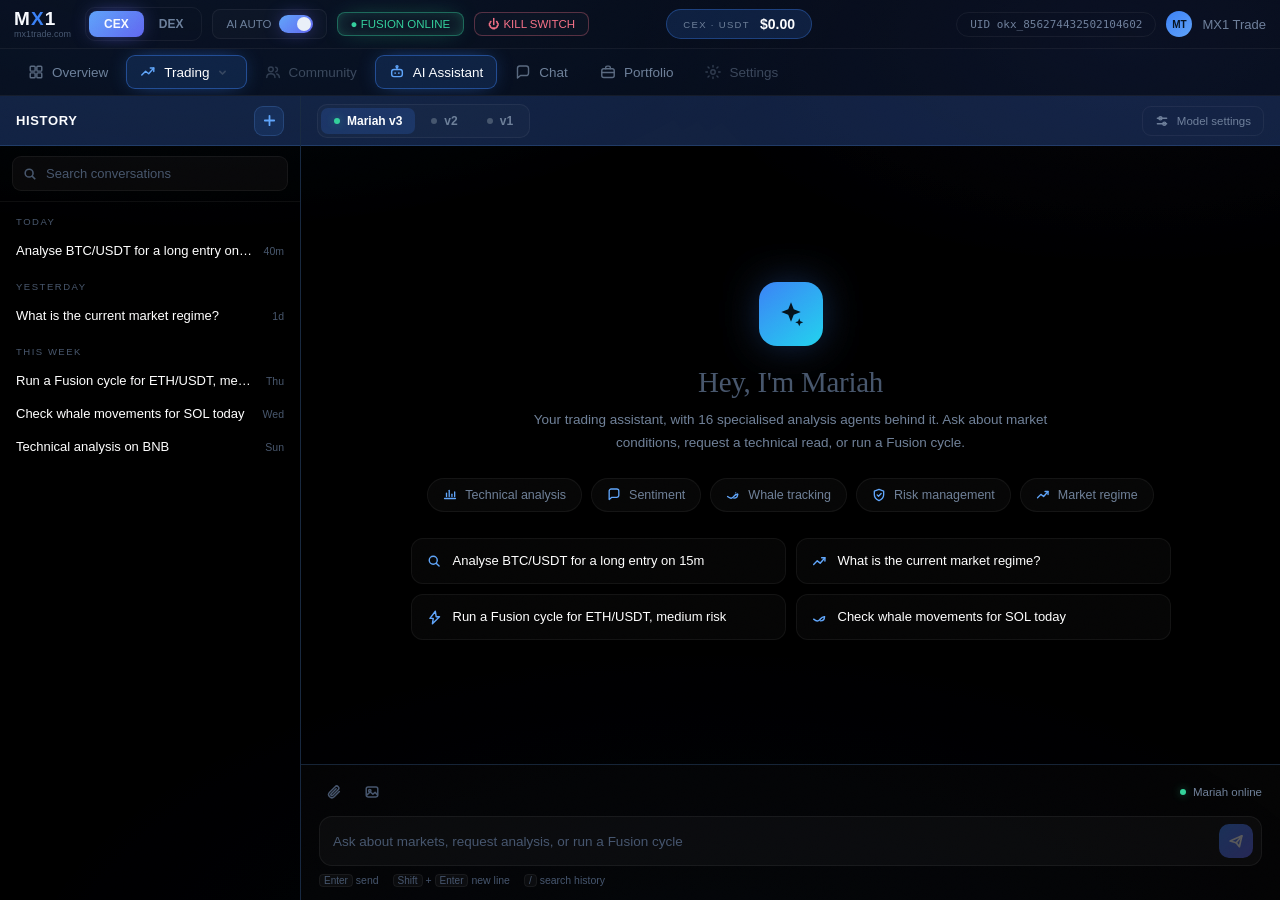
<file: ai-assistant (4).html>
<meta charset="utf-8" />
<meta name="viewport" content="width=device-width, initial-scale=1" />
<title>MX1 Trade — AI Assistant</title>

<style>
  :root {
    --bg: #050b16; --bar: #070e1c; --panel: #0b1424; --panel-2: #0a1220;
    --hair: rgba(255,255,255,.07);
    --text: #e9eff8; --muted: #8093ab; --dim: #4c5a70;
    --brand: #3b82f6; --brand-2: #60a5fa; --brand-strong: #2563eb;
    --edge: rgba(59,130,246,.22); --head: #122140; --chart: #60a5fa; --warn: #fbbf24;
    --accent: var(--brand); --accent-soft: rgba(59,130,246,.16); --accent-edge: rgba(59,130,246,.34);
    --pos: #34d399; --neg: #fb7185;
    --hero: #0d1730;   /* hero surfaces — navy, so they read blue */

    /* .pos-card uses var(--well) inside a box-shadow, and an unresolved var()
       makes CSS discard the WHOLE declaration — the cards would silently lose
       their recessed treatment and their long/short edge. Defined here so the
       page is fully self-contained. */
    --well: inset 0 1px 0 rgba(0,0,0,.6),
            inset 0 0 22px -14px rgba(96,165,250,.55),
            0 1px 0 rgba(255,255,255,.035);
  }
  * { box-sizing: border-box; }
  [hidden] { display: none !important; }
  body { margin:0; background:var(--bg); color:var(--text); font-size:14px;
         font-family:"Inter",-apple-system,BlinkMacSystemFont,"Segoe UI",sans-serif;
         -webkit-font-smoothing:antialiased; text-rendering:optimizeLegibility;
         font-feature-settings:"tnum" 1,"kern" 1; }
  .label { font-size:10px; letter-spacing:.16em; text-transform:uppercase; color:var(--muted); }
  .num { font-variant-numeric:tabular-nums; transition:color .3s ease; }
  .up { color:var(--pos); } .down { color:var(--neg); }
  .flash-up { color:var(--pos) !important; } .flash-down { color:var(--neg) !important; }
  @keyframes pulse { 0%,100%{opacity:1} 50%{opacity:.3} }

  /* ------------------------------------------------------------- chrome */
  .topbar { display:flex; align-items:center; gap:14px; padding:9px 18px;
            border-bottom:1px solid var(--hair); flex-wrap:wrap; }
  .brand { display:flex; flex-direction:column; line-height:1; margin-right:4px; }
  .brand b { font-size:19px; letter-spacing:.06em; }
  .brand b i { font-style:normal; color:var(--brand); }
  .brand span { font-size:9px; color:var(--dim); margin-top:2px; }
  .seg { display:inline-flex; border:1px solid var(--hair); border-radius:10px; padding:3px; }
  .seg button { background:none; border:0; color:var(--muted); font:inherit; font-size:12px;
                font-weight:600; padding:6px 15px; cursor:pointer; border-radius:7px; }
  .seg button[aria-pressed="true"] { background:linear-gradient(135deg,#60a5fa,#6366f1); color:#fff;
                                     box-shadow:0 0 20px -5px rgba(99,102,241,.8); }
  .chip { font:inherit; display:inline-flex; align-items:center; gap:7px; border:1px solid var(--hair);
          border-radius:999px; padding:5px 13px; font-size:11.5px; color:var(--muted);
          background:rgba(255,255,255,.02); white-space:nowrap; }
  button.chip { cursor:pointer; }
  .chip.online { border-color:rgba(52,211,153,.45); color:var(--pos);
                 box-shadow:0 0 22px -9px rgba(52,211,153,.75), inset 0 0 26px -16px rgba(52,211,153,.95); }
  .chip.kill { border-color:rgba(251,113,133,.32); color:var(--neg);
               transition:box-shadow .25s ease, border-color .25s ease; }
  .chip.kill:hover { border-color:rgba(251,113,133,.75);
                     box-shadow:0 0 24px -8px rgba(251,113,133,.8); }
  .toggle { width:34px; height:18px; border-radius:999px; background:#16233a; position:relative;
            cursor:pointer; transition:background .3s ease, box-shadow .3s ease; }
  .toggle::after { content:""; position:absolute; top:2px; left:2px; width:14px; height:14px;
                   border-radius:50%; background:#e9eff8; transition:left .28s cubic-bezier(.4,0,.2,1); }
  .toggle.on { background:linear-gradient(135deg,#60a5fa,#6366f1);
               box-shadow:0 0 18px -4px rgba(99,102,241,.85); }
  .toggle.on::after { left:18px; }
  .pill-price { display:inline-flex; align-items:center; gap:10px; border:1px solid var(--accent-edge);
                border-radius:999px; padding:6px 16px; background:var(--accent-soft);
                margin-left:auto; margin-right:auto; }
  .uid { border:1px solid var(--hair); border-radius:999px; padding:5px 13px; font-size:11px;
         color:var(--muted); font-family:ui-monospace,monospace; }
  .avatar { width:26px; height:26px; border-radius:50%; display:grid; place-items:center;
            background:linear-gradient(140deg,var(--brand),var(--brand-2));
            font-size:10px; font-weight:700; color:#04121c; }

  /* One height across the three columns — otherwise the chart header (big
     price, two lines) sits taller than the book and rail and the tops stagger. */
  .card-head { display:flex; align-items:center; justify-content:space-between; gap:12px;
               padding:0 16px; min-height:50px; background:var(--head);
               border-bottom:1px solid var(--edge); flex-wrap:wrap; }
  .card-head h2 { margin:0; font-size:13px; letter-spacing:.05em; text-transform:uppercase;
                  font-weight:700; }
  .card-head .sub { color:var(--dim); font-size:11.5px; }
  .card-body { padding:0; }

  /* ---- instrument bar ---- */
  .inst { display:flex; align-items:center; gap:14px; flex-wrap:wrap; }
  .picker-wrap { position:relative; display:inline-flex; }
  .picker-face { display:inline-flex; align-items:center; gap:9px; font-family:Georgia,serif;
                 font-size:17px; color:var(--text); background:rgba(59,130,246,.10);
                 border:1px solid var(--edge); border-radius:9px; padding:6px 12px 6px 14px;
                 white-space:nowrap; transition:background .2s, border-color .2s; }
  .picker-face svg { width:11px; height:11px; stroke:var(--brand-2); stroke-width:2.2; fill:none;
                     stroke-linecap:round; stroke-linejoin:round; }
  .picker-wrap:hover .picker-face { background:rgba(59,130,246,.18); border-color:var(--brand); }
  .picker { position:absolute; inset:0; width:100%; height:100%; opacity:0; cursor:pointer;
            appearance:none; border:0; }
  .picker:focus-visible + .picker-face { outline:2px solid var(--brand); outline-offset:2px; }
  .picker option { background:var(--panel); color:var(--text); font-size:13px; }

  .tfs { display:inline-flex; gap:2px; padding:3px; border:1px solid var(--hair);
         border-radius:10px; background:rgba(255,255,255,.02); }
  .tfs button { background:none; border:0; color:var(--muted); font:inherit; font-size:11.5px;
                font-weight:600; padding:6px 12px; border-radius:7px; cursor:pointer; }
  .tfs button:hover { color:var(--text); }
  .tfs button[aria-pressed="true"] { background:var(--brand); color:#fff; }
  .last { font-family:Georgia,serif; font-size:21px; line-height:1.1; font-variant-numeric:tabular-nums; }
  .ohlc { display:flex; gap:13px; font-size:11px; color:var(--dim); flex-wrap:wrap;
          font-variant-numeric:tabular-nums; }
  .ohlc b { color:var(--muted); font-weight:600; }

  .routing { display:flex; align-items:center; gap:10px; flex-wrap:wrap;
             padding:10px 18px; border-bottom:1px solid var(--hair);
             background:rgba(255,255,255,.012); font-size:11.5px; color:var(--dim); }
  .dot { width:6px; height:6px; border-radius:50%; background:var(--pos);
         animation:pulse 1.6s ease-in-out infinite; }

  /* ---- chart ---- */
  .chart svg { width:100%; height:100%; display:block; cursor:crosshair;
               shape-rendering:geometricPrecision; }

  /* ---- fusion rail ---- */
  .field { padding:14px 18px; border-bottom:1px solid var(--hair); }
  .field:last-child { border-bottom:0; }
  .field > .label { display:block; margin-bottom:8px; }
  .inp, .sel { width:100%; background:rgba(255,255,255,.03); border:1px solid var(--hair);
               color:var(--text); font:inherit; font-size:14px; padding:10px 12px;
               border-radius:9px; font-variant-numeric:tabular-nums; }
  .inp:focus, .sel:focus { outline:none; border-color:var(--brand); background:rgba(59,130,246,.07); }
  .sel { appearance:none; cursor:pointer;
         background-image:linear-gradient(45deg,transparent 50%,var(--muted) 50%),
                          linear-gradient(135deg,var(--muted) 50%,transparent 50%);
         background-position:calc(100% - 17px) 53%, calc(100% - 12px) 53%;
         background-size:5px 5px,5px 5px; background-repeat:no-repeat; }
  .quick { display:grid; grid-template-columns:repeat(4,1fr); gap:6px; margin-top:8px; }
  .quick button { background:rgba(255,255,255,.02); border:1px solid var(--hair); color:var(--muted);
                  font:inherit; font-size:11.5px; padding:7px 0; border-radius:8px; cursor:pointer; }
  .quick button:hover { color:var(--text); border-color:var(--edge); }
  .quick button[aria-pressed="true"] { background:var(--brand); border-color:var(--brand); color:#fff; }

  input[type=range] { width:100%; appearance:none; height:4px; border-radius:2px; margin-top:12px;
                      background:linear-gradient(90deg,var(--brand) var(--fill,30%),
                                 rgba(255,255,255,.09) var(--fill,30%)); cursor:pointer; }
  input[type=range]::-webkit-slider-thumb { appearance:none; width:15px; height:15px; border-radius:50%;
    background:#fff; border:3px solid var(--brand); box-shadow:0 0 12px -2px rgba(59,130,246,.9); }
  input[type=range]::-moz-range-thumb { width:15px; height:15px; border-radius:50%; background:#fff;
    border:3px solid var(--brand); }

  .meta { display:flex; justify-content:space-between; margin-top:9px; font-size:11px; color:var(--dim); }
  .meta b { color:var(--muted); font-weight:600; font-variant-numeric:tabular-nums; }

  .risk { display:grid; grid-template-columns:repeat(3,1fr); gap:6px; }
  .risk button { background:rgba(255,255,255,.02); border:1px solid var(--hair); color:var(--muted);
                 font:inherit; font-size:12px; padding:9px 0; border-radius:9px; cursor:pointer;
                 transition:background .2s, color .2s, border-color .2s; }
  .risk button:hover { color:var(--text); }
  .risk button[aria-pressed="true"] { background:var(--brand); border-color:var(--brand); color:#fff; }
  .risk button[data-v="high"][aria-pressed="true"] { background:var(--warn); border-color:var(--warn);
                                                     color:#1a1205; }

  .run { width:100%; border:0; border-radius:11px; padding:15px; cursor:pointer;
         font:inherit; font-size:14px; font-weight:600; color:#fff;
         background:linear-gradient(135deg,#3b82f6,#6366f1);
         box-shadow:0 0 30px -8px rgba(99,102,241,.9);
         transition:filter .2s, transform .08s; }
  .run:hover { filter:brightness(1.1); }
  .run:active { transform:translateY(1px); }
  .run[disabled] { filter:grayscale(.5) brightness(.7); cursor:default; }
  .run-note { text-align:center; font-size:11px; color:var(--dim); margin-top:10px; }

  /* ---- positions ---- */
  .scroll { overflow-x:auto; }
  table { width:100%; border-collapse:collapse; }
  thead th { text-align:right; font-size:10px; letter-spacing:.14em; text-transform:uppercase;
             color:var(--muted); font-weight:700; padding:14px 16px; white-space:nowrap;
             background:transparent; border-bottom:1px solid var(--hair); }
  thead th:first-child, tbody td:first-child, .lt { text-align:left; }
  tbody td { text-align:right; padding:12px 16px; border-top:1px solid var(--hair);
             font-variant-numeric:tabular-nums; white-space:nowrap; font-size:13px; }
  tbody tr:hover { background:rgba(255,255,255,.028); }
  .tag { font-size:9.5px; letter-spacing:.07em; padding:3px 8px; border-radius:5px; }
  .tag.long { background:rgba(52,211,153,.15); color:var(--pos); }
  .tag.short { background:rgba(251,113,133,.15); color:var(--neg); }
  .asset { display:flex; align-items:center; gap:11px; }
  .coin { width:26px; height:26px; border-radius:50%; display:grid; place-items:center; flex:0 0 auto;
          font-size:11px; font-weight:700; color:#071018; }
  .asset b { font-weight:600; display:block; font-size:13px; line-height:1.25; }
  .asset small { color:var(--dim); font-size:11px; }
  .empty { padding:34px; text-align:center; color:var(--dim); font-size:13px; }
  .mini { background:rgba(255,255,255,.02); border:1px solid var(--hair); color:var(--muted);
          font:inherit; font-size:11px; padding:5px 11px; border-radius:7px; cursor:pointer; }
  .mini:hover { color:var(--text); border-color:var(--edge); }
  .mini.danger { border-color:rgba(251,113,133,.3); color:var(--neg); }
  .mini.danger:hover { border-color:rgba(251,113,133,.7); }

  /* ---- ambient + dither + edges ---- */
  body::before {
    content:""; position:fixed; inset:0; pointer-events:none; z-index:0;
    background:
      radial-gradient(1100px 520px at 15% -8%,  rgba(59,130,246,.13), transparent 62%),
      radial-gradient(820px 420px at 88% 4%,    rgba(99,102,241,.09), transparent 60%),
      radial-gradient(1200px 620px at 55% 112%, rgba(37,99,235,.07),  transparent 66%);
  }
  body::after {
    content:""; position:fixed; inset:0; pointer-events:none; z-index:0;
    opacity:.035; mix-blend-mode:overlay;
    background-image:url("data:image/svg+xml,%3Csvg xmlns='http://www.w3.org/2000/svg' width='140' height='140'%3E%3Cfilter id='n'%3E%3CfeTurbulence type='fractalNoise' baseFrequency='.85' numOctaves='3' stitchTiles='stitch'/%3E%3C/filter%3E%3Crect width='140' height='140' filter='url(%23n)'/%3E%3C/svg%3E");
    background-size:140px 140px;
  }
  body.glow-off::before, body.glow-off::after { display:none; }
  .page { position:relative; z-index:1; }
  .topbar { background:rgba(7,14,28,.86); }

  /* Safari implements -webkit-backdrop-filter but NOT the unprefixed property,
   so testing only the unprefixed one made Safari take the opaque fallback
   while Chrome kept the translucent fill — same page, two different
   surfaces. Test both. */
@supports not ((backdrop-filter: blur(2px)) or (-webkit-backdrop-filter: blur(2px))) { .topbar, .nav { background:var(--bar); } }

  .card-head { box-shadow: inset 0 1px 0 rgba(255,255,255,.05); }

  @media (min-resolution: 2dppx) {
    tbody td, thead th, .field, .routing { border-bottom-width:.5px; border-top-width:.5px; }
  }
  @media (prefers-reduced-motion: reduce) { .dot { animation:none; } }

  /* ---- sharp mode (matches index.html / portfolio.html) ------------------
     Density and contrast, not squared corners. This is what the other two
     pages boot into, so without it Trading renders a lighter, bluer surface
     and reads as a different product. */
  body.sharp {
    /* Matches Overview: black card surfaces on a page that sits a touch above
       them, so a black panel still reads as a surface. Navy stays on the
       header bands and the hero. */
    --bg: #06090f;
    --panel: #000000; --panel-2: #000000;
    --hair: rgba(255,255,255,.055); --edge: rgba(96,165,250,.20); --head: #122140;
    --text: #ffffff; --muted: #6f8098; --dim: #47566c;
    /* Restated because body.sharp out-specifies :root — a token defined only
       there silently does nothing on a page that boots into sharp. */
    --hero: #0d1730;
  }

  body.sharp .work { gap:1px; }
  body.sharp .card-head { min-height:50px; padding:0 15px; }
  body.sharp .field { padding:12px 15px; }
  body.sharp .routing { padding:9px 15px; }
  body.sharp thead th { padding:13px 15px; font-size:10px; letter-spacing:.13em; font-weight:700; }
  body.sharp tbody td { padding:10px 15px; font-size:12.5px; }
  body.sharp .card-head h2 { font-size:14px; letter-spacing:.05em; font-weight:700; }
  body.sharp .label { color:var(--muted); font-size:9.5px; letter-spacing:.14em; }
  body.sharp::before { opacity:.45; }

  /* --- serif kept for the figures you actually read --- */
  body.sharp .last, body.sharp .picker-face { font-family:Georgia,"Times New Roman",serif; }

  /* ---- chart toolbar ----------------------------------------------------- */
  .toolbar { display:flex; align-items:center; gap:6px; flex-wrap:wrap;
             padding:8px 14px; border-bottom:1px solid var(--hair);
             background:rgba(255,255,255,.012); }
  .tool { display:inline-flex; align-items:center; gap:6px; background:none;
          border:1px solid transparent; color:var(--muted); font:inherit; font-size:11.5px;
          padding:6px 9px; border-radius:8px; cursor:pointer;
          transition:background .18s, color .18s, border-color .18s; }
  .tool:hover { color:var(--text); background:rgba(255,255,255,.05); }
  .tool[aria-pressed="true"] { background:var(--brand); border-color:var(--brand); color:#fff; }
  .tool:focus-visible { outline:2px solid var(--brand); outline-offset:2px; }
  .tool svg { width:14px; height:14px; fill:none; stroke:currentColor; stroke-width:1.7;
              stroke-linecap:round; stroke-linejoin:round; }
  .tool-sep { width:1px; height:20px; background:var(--hair); margin:0 4px; }
  .tool-group { display:inline-flex; gap:2px; padding:2px; border:1px solid var(--hair);
                border-radius:9px; background:rgba(255,255,255,.02); }
  .tool-group .tool { padding:5px 9px; border-radius:6px; }

  .menu-wrap { position:relative; }
  .menu { position:absolute; top:calc(100% + 6px); left:0; z-index:20; min-width:210px;
          background:linear-gradient(180deg, rgba(255,255,255,.055) 0%,
                                    rgba(255,255,255,.014) 18%,
                                    rgba(255,255,255,0) 44%), #000000;
          border:1px solid var(--accent-edge); border-radius:11px; padding:6px;
          box-shadow:0 24px 48px -24px rgba(0,0,0,.95); display:none; }
  .menu.open { display:block; }
  .menu-item { display:flex; align-items:center; justify-content:space-between; gap:12px;
               width:100%; background:none; border:0; color:var(--muted); font:inherit;
               font-size:12.5px; padding:9px 11px; border-radius:8px; cursor:pointer; text-align:left; }
  .menu-item:hover { background:rgba(255,255,255,.05); color:var(--text); }
  .menu-item .swatch { width:9px; height:2.5px; border-radius:2px; }
  .menu-item .tick { opacity:0; color:var(--brand-2); font-size:13px; }
  .menu-item[aria-pressed="true"] { color:var(--text); }
  .menu-item[aria-pressed="true"] .tick { opacity:1; }
  .menu-note { font-size:10.5px; color:var(--dim); padding:7px 11px 4px;
               letter-spacing:.1em; text-transform:uppercase; }

  .ind-legend { display:flex; gap:16px; flex-wrap:wrap; padding:9px 18px;
                border-bottom:1px solid var(--hair); font-size:11.5px;
                font-variant-numeric:tabular-nums; }
  .ind-legend span b { font-weight:600; }
  .ind-legend:empty { display:none; }

  .chart.full { position:fixed; inset:0; z-index:60; background:var(--bg);
                height:100vh; padding:14px 18px; }
  .chart.full svg { height:calc(100vh - 28px); }

  /* ---- 24h stats strip ---- */
  .stats { display:flex; gap:0; flex-wrap:wrap; border-bottom:1px solid var(--hair); }
  .stats div { padding:8px 16px; border-left:1px solid var(--hair); min-width:0; }
  .stats div:first-child { border-left:0; }
  .stats .k { font-size:9.5px; letter-spacing:.14em; text-transform:uppercase; color:var(--dim); }
  .stats .v { font-size:13px; margin-top:3px; font-variant-numeric:tabular-nums; font-weight:600; }

  /* ---- order book ---- */
  .book { font-variant-numeric:tabular-nums; }
  .book-head { display:grid; grid-template-columns:1fr 1fr 1fr; gap:6px; padding:9px 14px;
               font-size:9.5px; letter-spacing:.12em; text-transform:uppercase; color:var(--dim);
               border-bottom:1px solid var(--hair); }
  .book-head span:nth-child(2), .book-head span:nth-child(3) { text-align:right; }
  .lvl { position:relative; display:grid; grid-template-columns:1fr 1fr 1fr; gap:6px;
         padding:4px 14px; font-size:11.5px; cursor:pointer; }
  .lvl:hover { background:rgba(255,255,255,.05); }
  .lvl .depth { position:absolute; top:0; bottom:0; right:0; opacity:.14; }
  .lvl span { position:relative; }
  .lvl span:nth-child(2), .lvl span:nth-child(3) { text-align:right; color:var(--muted); }
  .lvl.ask .px { color:var(--neg); } .lvl.ask .depth { background:var(--neg); }
  .lvl.bid .px { color:var(--pos); } .lvl.bid .depth { background:var(--pos); }
  .spread { display:flex; align-items:baseline; justify-content:space-between; gap:10px;
            padding:10px 14px; border-block:1px solid var(--hair);
            background:rgba(255,255,255,.02); }
  .spread b { font-family:Georgia,serif; font-size:17px; }
  .spread small { color:var(--dim); font-size:11px; }

  /* ---- fusion read on this pair ---- */
  .verdict-row { display:flex; align-items:center; justify-content:space-between; gap:12px;
                 padding:14px 18px; border-bottom:1px solid var(--hair); }
  .verdict-big { font-family:Georgia,serif; font-size:24px; }
  .conf { height:4px; border-radius:2px; background:rgba(255,255,255,.08); overflow:hidden;
          margin-top:9px; }
  .conf i { display:block; height:100%; border-radius:2px; transition:width .5s ease; }

  /* ---- positions modal --------------------------------------------------- */
  .more-row { display:flex; justify-content:center; padding:11px 15px;
              border-top:1px solid var(--hair); }
  .more-btn { background:rgba(59,130,246,.10); border:1px solid var(--edge); color:var(--brand-2);
              font:inherit; font-size:12px; padding:7px 16px; border-radius:999px; cursor:pointer;
              transition:background .2s, border-color .2s; }
  .more-btn:hover { background:rgba(59,130,246,.2); border-color:var(--brand); }
  .more-btn:focus-visible { outline:2px solid var(--brand); outline-offset:2px; }

  .scrim { position:fixed; inset:0; background:rgba(3,7,15,.62); backdrop-filter:blur(2px);
           opacity:0; pointer-events:none; transition:opacity .28s ease; z-index:44; }
  .scrim.open { opacity:1; pointer-events:auto; }
  .modal { position:fixed; top:50%; left:50%; transform:translate(-50%,-48%) scale(.98);
           width:min(1080px, calc(100% - 40px)); max-height:min(82vh,900px);
           background:linear-gradient(180deg, rgba(255,255,255,.055) 0%,
                                    rgba(255,255,255,.014) 18%,
                                    rgba(255,255,255,0) 44%), #000000;
           border:1px solid var(--accent-edge); border-radius:16px; overflow:hidden;
           display:flex; flex-direction:column; z-index:45; opacity:0; pointer-events:none;
           transition:opacity .25s ease, transform .25s cubic-bezier(.22,.61,.36,1); }
  .modal.open { opacity:1; pointer-events:auto; transform:translate(-50%,-50%) scale(1); }
  .modal-head { display:flex; align-items:center; justify-content:space-between; gap:14px;
                padding:0 20px; min-height:50px; background:var(--head); border-bottom:1px solid var(--edge); }
  .modal-head h2 { margin:0; font-size:13px; letter-spacing:.05em; text-transform:uppercase;
                   font-weight:700; }
  .modal-body { overflow:auto; }
  .modal-close { background:rgba(255,255,255,.04); border:1px solid var(--hair); color:var(--muted);
                 font:inherit; width:30px; height:30px; border-radius:50%; cursor:pointer; line-height:1; }
  .modal-close:hover { color:var(--text); border-color:var(--edge); }
  @supports not ((backdrop-filter: blur(2px)) or (-webkit-backdrop-filter: blur(2px))) { .modal { background:var(--panel); } }

  /* Book columns flex inside their region. */
  .book { display:flex; flex-direction:column; min-height:0; }
  .book #asks, .book #bids { flex:1 1 auto; min-height:0; overflow:hidden; }

  /* ---- expandable position detail --------------------------------------- */
  tbody tr[data-pos] { cursor:pointer; }
  tbody tr[data-pos].open { background:rgba(59,130,246,.07); }
  .caret { display:inline-block; width:9px; margin-right:6px; color:var(--dim);
           transition:transform .2s ease; }
  tr.open .caret { transform:rotate(90deg); color:var(--brand-2); }

  .pos-detail td { padding:0 !important; border-top:0 !important; }
  .pd-inner { padding:16px 18px 18px; background:rgba(255,255,255,.015);
              border-top:1px solid var(--hair); border-bottom:1px solid var(--edge); }
  .pd-grid { display:grid; grid-template-columns:repeat(auto-fit,minmax(126px,1fr)); gap:14px 18px; }
  .pd-grid .k { font-size:9.5px; letter-spacing:.13em; text-transform:uppercase; color:var(--dim); }
  .pd-grid .v { font-size:13.5px; margin-top:4px; font-weight:600;
                font-variant-numeric:tabular-nums; }
  .pd-acts { display:flex; gap:7px; flex-wrap:wrap; margin-top:16px; align-items:center; }
  .act { background:rgba(255,255,255,.03); border:1px solid var(--hair); color:var(--muted);
         font:inherit; font-size:11.5px; padding:8px 14px; border-radius:999px; cursor:pointer;
         transition:color .18s, border-color .18s, background .18s; }
  .act:hover { color:var(--text); border-color:var(--edge); background:rgba(255,255,255,.06); }
  .act.warn { border-color:rgba(251,191,36,.35); color:var(--warn); }
  .act.warn:hover { border-color:rgba(251,191,36,.75); }
  .act.danger { border-color:rgba(251,113,133,.35); color:var(--neg); }
  .act.danger:hover { border-color:rgba(251,113,133,.8); }
  .tpsl-edit { display:flex; gap:7px; align-items:center; margin-left:auto; flex-wrap:wrap; }
  .pc-grid input { width:70px; background:rgba(255,255,255,.03); border:1px solid var(--hair);
                   color:var(--text); font:inherit; font-size:11px; padding:5px 7px;
                   border-radius:7px; font-variant-numeric:tabular-nums; margin-right:4px; }
  .pc-grid input:focus { outline:none; border-color:var(--brand); }

  .tpsl-edit input { width:104px; background:rgba(255,255,255,.03); border:1px solid var(--hair);
                     color:var(--text); font:inherit; font-size:11.5px; padding:7px 10px;
                     border-radius:8px; font-variant-numeric:tabular-nums; }
  .tpsl-edit input:focus { outline:none; border-color:var(--brand); }
  .tpsl-edit .tp { color:var(--pos); } .tpsl-edit .sl { color:var(--neg); }

  .liq-bar { grid-column:1 / -1; margin-top:2px; }
  .liq-track { position:relative; height:4px; border-radius:2px; margin:8px 0 6px;
               background:linear-gradient(90deg, rgba(251,113,133,.5), rgba(255,255,255,.08)); }
  .liq-track i { position:absolute; top:-4px; width:2px; height:12px; border-radius:1px;
                 transform:translateX(-50%); }

  /* ---- book / trades tabs ------------------------------------------------
     One panel, two views. They answer the same question — what is happening at
     this price right now — so they belong in the same place, not stacked as two
     cards competing for the column. */
  .mkt-tabs { display:flex; gap:0; align-self:stretch; }
  .mkt-tabs button { background:none; border:0; border-bottom:2px solid transparent;
                     color:var(--muted); font:inherit; font-size:13px; font-weight:700;
                     letter-spacing:.05em; text-transform:uppercase; padding:0 17px;
                     cursor:pointer; transition:color .2s, border-color .2s; }
  .mkt-tabs button:hover { color:var(--text); }
  .mkt-tabs button[aria-pressed="true"] { color:#fff; border-bottom-color:var(--brand); }
  .mkt-tabs button:focus-visible { outline:2px solid var(--brand); outline-offset:-4px; }

  .tape-wrap { flex:1 1 auto; min-height:0; display:flex; flex-direction:column; }
  .tape-head { display:grid; grid-template-columns:1fr 1fr 1fr; gap:6px; padding:9px 14px;
               font-size:9.5px; letter-spacing:.12em; text-transform:uppercase; color:var(--dim);
               border-bottom:1px solid var(--hair); }
  .tape-head span:nth-child(2), .tape-head span:nth-child(3) { text-align:right; }
  .tape { flex:1 1 auto; min-height:0; overflow-y:auto; }
  .tape::-webkit-scrollbar { width:9px; }
  .tape::-webkit-scrollbar-thumb { background:rgba(96,165,250,.28); border-radius:5px; }
  .tape::-webkit-scrollbar-track { background:transparent; }
  .tape .row { display:grid; grid-template-columns:1fr 1fr 1fr; gap:6px; padding:4px 14px;
               font-size:11.5px; font-variant-numeric:tabular-nums; }
  .tape .row span:nth-child(1) { color:var(--dim); }
  .tape .row span:nth-child(2) { text-align:right; }
  .tape .row span:nth-child(3) { text-align:right; color:var(--muted); }
  .tape .row.buy .p { color:var(--pos); } .tape .row.sell .p { color:var(--neg); }

  /* ---- terminal layout ---------------------------------------------------
     A trading desk is a fixed set of regions filling the viewport, not a
     document you scroll. Everything below the nav sizes to the window and each
     region scrolls internally. */
  html, body { height:100%; }
  body { overflow:hidden; }

  /* The window never scrolls. Each pane scrolls under the cursor, which is why
     the work row can take whatever is left. */
  .app { display:grid; height:100vh; overflow:hidden;
         grid-template-rows:auto auto auto minmax(0,1fr) auto; }
  /* The dock is a sized grid TRACK, not a sized element — an element height
     can still be outgrown by content, a track cannot. */
  /* A position card needs ~200px to show both rows of its grid; below that the
     dock is showing you a cropped card, which is worse than a shorter chart. */
  @media (max-height:900px) { .app { --dock-h:244px; } }
  @media (max-height:800px) { .app { --dock-h:238px; } }
  /* Collapsed: just the tab strip, so the work area gets the height back. */
  .app.dock-collapsed { --dock-h:47px; }
  .app.dock-collapsed .dock-body { display:none; }
  /* Without min-width:0 a grid item is sized by its widest content, so the
     10-column positions table was stretching every row past the viewport and
     pushing the left edge off screen. */
  .app > * { min-width:0; max-width:100vw; }

  /* instrument strip */
  .inst-bar { display:flex; align-items:center; gap:0; flex-wrap:wrap; min-width:0;
              border-bottom:1px solid var(--hair); background:var(--head); }
  .inst-lead { display:flex; align-items:center; gap:14px; padding:10px 16px; }
  .inst-price { font-family:Georgia,serif; font-size:23px; line-height:1;
                font-variant-numeric:tabular-nums; }
  .inst-stat { padding:8px 16px; border-left:1px solid var(--hair); min-width:0; }
  .inst-stat .k { font-size:9px; letter-spacing:.13em; text-transform:uppercase; color:var(--dim);
                  white-space:nowrap; }
  .inst-stat .v { font-size:12.5px; margin-top:3px; font-weight:600;
                  font-variant-numeric:tabular-nums; white-space:nowrap; }

  /* watchlist ticker */
  .ticker { display:flex; gap:0; overflow-x:auto; border-bottom:1px solid var(--hair);
            background:rgba(255,255,255,.012); scrollbar-width:none; }
  .ticker::-webkit-scrollbar { display:none; }
  .ticker button { display:flex; align-items:center; gap:8px; background:none; border:0;
                   border-right:1px solid var(--hair); color:var(--muted); font:inherit;
                   font-size:11.5px; padding:8px 15px; cursor:pointer; white-space:nowrap;
                   font-variant-numeric:tabular-nums; }
  .ticker button:hover { background:rgba(255,255,255,.04); color:var(--text); }
  .ticker button[aria-pressed="true"] { background:rgba(59,130,246,.14); color:#fff; }
  .ticker .sym { font-weight:600; }

  /* Chart, market, dock and rail live in ONE grid. The rail spans both rows,
     the way an exchange's order panel runs the full height beside the position
     dock — that is what stops it being squeezed into whatever is left over. */
  .work { display:grid; gap:1px; background:rgba(96,165,250,.34); min-height:0; overflow:hidden;
          grid-template-columns:minmax(0,1fr);
          /* Dock down ~144px (1.5in) so the chart and book get that height
             back. The dock still clears one full position card plus its tab
             row; the rest scroll, and the grip drags it back if you want the
             old split. */
          grid-template-rows:minmax(0,1fr) var(--dock-h,248px); }
  /* 1200 was too high — a 1190px viewport fell through to the stacked layout
     and pushed the whole Fusion column off screen. */
  @media (min-width:1040px) {
    .work { grid-template-columns:minmax(0,1fr) 250px 320px; }
    .r-chart  { grid-column:1; grid-row:1; }
    .r-market { grid-column:2; grid-row:1; }
    .r-dock   { grid-column:1 / span 2; grid-row:2; }
    .r-rail   { grid-column:3; grid-row:1 / span 2; }
  }
  @media (min-width:1400px) {
    .work { grid-template-columns:minmax(0,1fr) 292px 372px; }
    .r-chart  { grid-column:1; grid-row:1; }
    .r-market { grid-column:2; grid-row:1; }
    .r-dock   { grid-column:1 / span 2; grid-row:2; }
    .r-rail   { grid-column:3; grid-row:1 / span 2; }
  }
  @media (min-width:1680px) {
    .work { grid-template-columns:minmax(0,1fr) 320px 408px; }
    /* Book ends where the chart ends. The dock runs beneath both of them, up
       to the Fusion column. Only Fusion spans the full height. */
    .r-chart  { grid-column:1; grid-row:1; }
    .r-market { grid-column:2; grid-row:1; }
    .r-dock   { grid-column:1 / span 2; grid-row:2; }
    .r-rail   { grid-column:3; grid-row:1 / span 2; }
  }

  .region { background:var(--bg); min-height:0; min-width:0; display:flex;
            flex-direction:column; overflow:hidden; }
  .region > * { flex:0 0 auto; }
  /* .chart-wrap is in this list because the chart is now nested inside it —
     the old selector matched .chart as a direct child, so after wrapping it
     the plot stopped growing and collapsed to content width. */
  .region > .chart, .region > .chart-wrap, .region > .book,
  .region > .tape-wrap { flex:1 1 auto; min-height:0; }
  /* The book's own body scrolls if the level count still overflows. */
  .book { overflow:hidden; }
  /* Tool rail sits beside the plot, not over it — an overlay would cover the
     left-most candles, which on a 120-bar series is real data. */
  .chart-wrap { flex:1 1 auto; min-height:0; display:flex; }
  .tools { flex:0 0 auto; width:42px; display:flex; flex-direction:column; align-items:center;
           gap:3px; padding:8px 0; border-right:1px solid var(--hair);
           background:rgba(255,255,255,.012); }
  .tbtn { width:30px; height:30px; border:1px solid transparent; border-radius:8px;
          background:none; color:var(--muted); cursor:pointer; display:grid; place-items:center;
          transition:background .18s, color .18s, border-color .18s; }
  .tbtn:hover { color:var(--text); background:rgba(255,255,255,.06); }
  .tbtn[aria-pressed="true"] { color:#fff; background:rgba(59,130,246,.18);
                               border-color:rgba(59,130,246,.45); }
  .tbtn:focus-visible { outline:2px solid var(--brand); outline-offset:2px; }
  .tbtn svg { width:15px; height:15px; fill:none; stroke:currentColor; stroke-width:1.6;
              stroke-linecap:round; stroke-linejoin:round; }
  .tsep { width:18px; height:1px; background:var(--hair); margin:5px 0; }

  /* The plot sits on true black — the candles and the volume bars are the only
     things that should carry lightness inside the frame. */
  .chart { min-height:180px; background:#000; flex:1 1 auto; min-width:0; }
  .chart svg { width:100%; height:100%; display:block; }
  /* The rail is taller than its row by design — it has to scroll, and its
     children must not be flex:0 0 auto or they refuse to overflow cleanly. */
  .region.scrolls { overflow-y:auto; overflow-x:hidden; }
  .region.scrolls > * { flex:0 0 auto; }
  .region.scrolls::-webkit-scrollbar { width:9px; }
  .region.scrolls::-webkit-scrollbar-thumb { background:rgba(96,165,250,.28); border-radius:5px; }
  .region.scrolls::-webkit-scrollbar-track { background:transparent; }

  /* bottom dock */
  .dock { position:relative; z-index:5; min-width:0; border-top:1px solid var(--edge);
          background:var(--panel-2); display:flex; flex-direction:column;
          height:100%; min-height:0; overflow:hidden; }
  /* Matches the other panel headers: same height, same weight, same 2px rule
     underneath. It was reading as a strip rather than a header. */
  .dock-tabs { display:flex; align-items:center; gap:0; min-width:0; min-height:50px;
               border-bottom:1px solid var(--edge); background:var(--head); overflow-x:auto; }
  .dock-tabs button { background:none; border:0; border-bottom:2px solid transparent;
                      color:var(--muted); font:inherit; font-size:12.5px; font-weight:700;
                      letter-spacing:.03em; padding:9px 14px 7px; cursor:pointer;
                      white-space:nowrap; }
  .dock-tabs button:hover { color:var(--text); }
  .dock-tabs button[aria-pressed="true"] { color:#fff; border-bottom-color:var(--brand); }
  .dock-actions { margin-left:auto; display:flex; align-items:center; gap:10px; padding:0 16px; }
  .dock-body { flex:1 1 auto; min-height:0; min-width:0; overflow:auto; }
  .dock-body table { min-width:940px; }
  .dock-empty { padding:40px; text-align:center; color:var(--dim); font-size:13px; }

  /* ---- rounding -----------------------------------------------------------
   * The shell stays square: a terminal is panes meeting at seams, and rounded
   * corners there would leave gaps the seam colour shows through. Controls
   * round, because they are objects you press.
   */
  .app, .work, .region, .dock, .inst-bar { border-radius:0; }
  .tool, .tfs button, .seg button, .quick button, .risk button,
  .mini, .act, .chip, .btn { border-radius:8px; }
  .run { border-radius:11px; }
  .picker-face, .inp, .sel { border-radius:9px; }
  .modal { border-radius:14px; }

  /* ---- status bar --------------------------------------------------------
     The bottom rail answers "is what I'm looking at real?" — feed health,
     latency, clock. On a page where an engine trades for you, a stale feed is
     the failure you most need to notice.
   */
  .statusbar { display:flex; align-items:center; gap:0; border-top:1px solid var(--edge);
               background:var(--bar); font-size:11px; color:var(--dim); min-width:0; }
  .st { display:inline-flex; align-items:center; gap:7px; padding:7px 14px;
        border-right:1px solid var(--hair); white-space:nowrap; }
  .st:last-child { border-right:0; }
  .st b { color:var(--muted); font-weight:600; font-variant-numeric:tabular-nums; }
  .st .led { width:6px; height:6px; border-radius:50%; background:var(--pos);
             box-shadow:0 0 8px -1px var(--pos); }
  .st .led.warn { background:var(--warn); box-shadow:0 0 8px -1px var(--warn); }
  .st .led.bad  { background:var(--neg);  box-shadow:0 0 8px -1px var(--neg);
                  animation:pulse 1.2s ease-in-out infinite; }
  .st.ok b { color:var(--pos); }
  .st.push { margin-left:auto; }
  .bars { display:inline-flex; align-items:flex-end; gap:2px; height:11px; }
  .bars i { width:3px; border-radius:1px; background:var(--dim); }
  .bars i:nth-child(1){height:4px} .bars i:nth-child(2){height:7px} .bars i:nth-child(3){height:11px}
  .bars.s3 i { background:var(--pos); }
  .bars.s2 i:nth-child(-n+2) { background:var(--warn); }
  .bars.s1 i:nth-child(1) { background:var(--neg); }

  /* ---- fusion rail ------------------------------------------------------- */
  .rail .inp, .rail .sel { padding:8px 10px; font-size:13px; }
  .rail .quick { margin-top:0; gap:5px; }
  .rail .quick button { padding:6px 0; font-size:11px; }
  .rail input[type=range] { margin-top:10px; }
  .rail .meta { margin-top:7px; font-size:10.5px; }
  .rail .risk button { padding:7px 0; font-size:11.5px; }
  .rail .run { padding:12px; font-size:13.5px; }
  .rail .run-note { font-size:10.5px; margin-top:7px; }

  /* ---- compact chrome ----------------------------------------------------
     Four stacked bars (topbar, nav, instrument, ticker) were eating 202px of a
     718px viewport before a single candle drew. Merging the watchlist into the
     instrument row halves that. */
  .topbar { padding:7px 14px; gap:10px; row-gap:6px; }

  .inst-lead { padding:7px 14px; }
  .inst-price { font-size:20px; }
  .inst-stat { padding:6px 13px; }
  .inst-stat .v { font-size:12px; margin-top:2px; }

  /* watchlist rides the instrument row instead of taking its own */
  .ticker { border-bottom:0; border-left:1px solid var(--hair); background:transparent;
            max-width:100%; }
  .ticker button { padding:6px 12px; font-size:11px; }

  /* ---- scroll affordance --------------------------------------------------
   * A pane that scrolls has to look like it does. These are scroll shadows:
   * the "local" layers scroll with the content and cover the "scroll" layers
   * at the extremes, so the glow appears only when there is more to see, with
   * no JS listening to scroll events.
   */
  .pane-scroll {
    overflow-y:auto; overscroll-behavior:contain;
    background:
      linear-gradient(var(--pane-bg, var(--bg)) 30%, rgba(5,11,22,0)) top / 100% 24px no-repeat local,
      linear-gradient(rgba(5,11,22,0), var(--pane-bg, var(--bg)) 70%) bottom / 100% 24px no-repeat local,
      radial-gradient(farthest-side at 50% 0,   rgba(96,165,250,.35), rgba(96,165,250,0)) top / 100% 11px no-repeat scroll,
      radial-gradient(farthest-side at 50% 100%,rgba(96,165,250,.35), rgba(96,165,250,0)) bottom / 100% 11px no-repeat scroll;
  }
  .pane-scroll::-webkit-scrollbar { width:10px; }
  .pane-scroll::-webkit-scrollbar-thumb { background:rgba(96,165,250,.5); border-radius:5px;
                                          border:2px solid var(--bg); }
  .pane-scroll::-webkit-scrollbar-thumb:hover { background:rgba(96,165,250,.8); }
  .pane-scroll::-webkit-scrollbar-track { background:rgba(255,255,255,.03); }
  .pane-scroll { scrollbar-width:thin; scrollbar-color:rgba(96,165,250,.5) rgba(255,255,255,.03); }

  /* ---- drag-resize the dock ---- */
  .dock-grip { height:5px; cursor:row-resize; background:transparent; flex:0 0 auto;
               margin-top:-3px; position:relative; z-index:6; }
  .dock-grip:hover, .dock-grip.dragging { background:rgba(96,165,250,.5); }

  /* ---- position cards ----------------------------------------------------
     A ten-column table forces every value into the same narrow column and
     needs horizontal scroll. A card per position reads better and fits the
     dock without scrolling sideways.
     The card is a recessed well: near-black fill on a lifted dock surface.
     A card lighter than its background reads as a raised chip, which fights
     the dense-terminal look — recessed is sharper and lets the numbers sit
     on true black. */
  .pos-list { padding:10px 12px; display:flex; flex-direction:column; gap:9px; }
  .pos-card { border-radius:11px; padding:11px 13px;
              background:var(--panel); border:1px solid rgba(96,165,250,.26); }
  .pos-card.long  { border-left:3px solid var(--pos);
                    box-shadow: inset 12px 0 22px -18px var(--pos), var(--well); }
  .pos-card.short { border-left:3px solid var(--neg);
                    box-shadow: inset 12px 0 22px -18px var(--neg), var(--well); }

  .pc-top { display:flex; align-items:center; gap:8px; flex-wrap:wrap; margin-bottom:9px; }
  .pc-top .sym { font-size:14px; font-weight:700; letter-spacing:.01em; }
  .pc-badge { font-size:10px; letter-spacing:.05em; padding:3px 8px; border-radius:6px;
              border:1px solid var(--hair); color:var(--muted); }
  .pc-badge.long  { background:rgba(52,211,153,.16); color:var(--pos); border-color:transparent; }
  .pc-badge.short { background:rgba(251,113,133,.16); color:var(--neg); border-color:transparent; }
  .pc-actions { margin-left:auto; display:flex; gap:6px; flex-wrap:wrap; }

  /* Five across, two down — so the second row (entry, liq, margin rate,
     realized) is always on screen. */
  .pc-grid { display:grid; gap:10px 22px; grid-template-columns:repeat(5, minmax(0,1fr)); }
  @media (max-width:1280px) { .pc-grid { grid-template-columns:repeat(3, minmax(0,1fr)); } }
  .pc-grid .k { font-size:9.5px; letter-spacing:.13em; text-transform:uppercase; color:var(--dim);
                white-space:nowrap; }
  .pc-grid .v { font-size:13px; font-weight:600; margin-top:3px; color:#fff;
                font-variant-numeric:tabular-nums; white-space:nowrap; }
  .pc-grid .v small { display:block; font-weight:400; font-size:11px; color:var(--dim);
                      margin-top:2px; }
  /* The editor row is a row, not a caption — its own class so it isn't caught
     by the generic caption rule above. */
  .pc-grid .v small.tpsl { display:flex; align-items:center; gap:6px; margin-top:6px;
                           flex-wrap:wrap; }

  /* ---- fusion rail, rebuilt ----------------------------------------------
     Header and action are fixed; only the parameters scroll between them. The
     read sits at the top as a card because it is a conclusion, not a field. */
  .rail { display:flex; flex-direction:column; min-height:0; background:var(--panel-2); }
  /* Title over subtitle, sized to match the tab rows beside it. */
  .rail-head { flex:0 0 auto; min-height:50px; display:flex; flex-direction:column;
               justify-content:center; gap:2px; padding:0 16px; background:var(--head);
               border-bottom:1px solid var(--edge); }
  .rail-head h2 { margin:0; font-size:13px; letter-spacing:.05em; text-transform:uppercase;
                  font-weight:700; }
  .rail-head .sub { color:var(--dim); font-size:11.5px; line-height:1.3; }
  .rail-body { flex:1 1 auto; min-height:0; padding:12px; }
  .rail-foot { flex:0 0 auto; padding:12px; border-top:1px solid var(--edge);
               background:rgba(255,255,255,.02); }

  .read-card { border:1px solid var(--edge); border-radius:11px; padding:12px 13px;
               background:linear-gradient(160deg, rgba(59,130,246,.10), transparent 70%); }
  .read-top { display:flex; align-items:baseline; justify-content:space-between; }
  .read-conf { font-size:15px; font-weight:700; }
  .read-card .verdict-big { font-family:Georgia,serif; font-size:26px; line-height:1.1;
                            margin-top:3px; }
  .read-card .conf { height:4px; border-radius:2px; background:rgba(255,255,255,.09);
                     overflow:hidden; margin-top:9px; }
  .read-card .conf i { display:block; height:100%; border-radius:2px; transition:width .5s ease; }
  .read-note { font-size:10.5px; color:var(--dim); margin-top:8px; }

  .sec { margin-top:14px; padding-top:12px; border-top:1px solid var(--hair); }
  .sec-title { display:block; font-size:9.5px; letter-spacing:.15em; text-transform:uppercase;
               color:var(--brand-2); font-weight:700; margin-bottom:9px; }
  .sec .k { display:block; font-size:9.5px; letter-spacing:.13em; text-transform:uppercase;
            color:var(--dim); margin-bottom:5px; }
  .sec label { display:block; }
  .sec .inp, .sec .sel { width:100%; }
  .sec label.full { margin-top:9px; }
  .row2 { display:grid; grid-template-columns:1fr 1fr; gap:9px; }
  .ro { border:1px solid var(--edge); border-radius:9px; padding:8px 10px; font-size:13px;
        color:var(--brand-2); background:rgba(59,130,246,.08); text-align:center; }
  .lev-head { display:flex; align-items:baseline; justify-content:space-between; margin-top:13px; }
  .lev-head .k { margin-bottom:0; }
  .lev-head b { font-size:14px; }
  .sec .quick { margin-top:8px; }
  .sec .risk { display:grid; grid-template-columns:repeat(3,1fr); gap:6px; }

  /* ---- book pressure ------------------------------------------------------
     Cumulative bid vs ask depth across the visible book. It answers "which
     side is stacked" faster than reading twenty rows of sizes. One thick bar
     with the readings inside it — a 5px sliver plus a separate label row was
     two things saying one thing. */
  .ratio { flex:0 0 auto; padding:8px 10px 10px; border-top:1px solid var(--hair);
           background:rgba(255,255,255,.015); }
  .ratio-bar { display:flex; height:24px; border-radius:6px; overflow:hidden;
               background:rgba(255,255,255,.06); font-size:11.5px;
               font-variant-numeric:tabular-nums; }
  .ratio-bar i { display:flex; align-items:center; height:100%; min-width:0;
                 transition:width .4s ease; font-style:normal; overflow:hidden; }
  .ratio-bar i > span { padding:0 9px; white-space:nowrap; }
  .ratio-bar .b { background:rgba(52,211,153,.26); color:var(--pos);
                  justify-content:flex-start; }
  .ratio-bar .s { background:rgba(251,113,133,.26); color:var(--neg);
                  justify-content:flex-end; }
  .ratio-bar b { font-weight:700; }

  /* ---- nav row -----------------------------------------------------------
     Merging this into the top bar was meant to save a row, but at real widths
     it wrapped and cost the same height with worse grouping. Account controls
     on one row, navigation on its own. */
  .nav { display:flex; gap:4px; padding:6px 14px; background:var(--bar);
         border-bottom:1px solid var(--hair); overflow-x:auto; scrollbar-width:none; }
  .nav::-webkit-scrollbar { display:none; }
  .nav a { display:inline-flex; align-items:center; gap:8px; color:var(--muted);
           text-decoration:none; font-size:13.5px; padding:8px 13px; border-radius:9px;
           border:1px solid transparent; white-space:nowrap;
           transition:background .25s, box-shadow .35s, color .25s; }
  .nav a svg { width:16px; height:16px; fill:none; stroke:currentColor; stroke-width:1.6;
               stroke-linecap:round; stroke-linejoin:round; opacity:.8; flex:0 0 auto; }
  .nav a:hover { color:var(--text); background:rgba(255,255,255,.05); }
  .nav a.on { color:#fff; background:rgba(59,130,246,.16); border-color:rgba(59,130,246,.45);
              box-shadow:0 0 22px -9px rgba(59,130,246,.9); }
  .nav a.on svg { color:var(--brand-2); opacity:1; }
  .nav a.soon { opacity:.5; cursor:not-allowed; }
  .nav a.soon:hover { background:none; color:var(--muted); }

  /* top bar keeps one line: account controls only */
  .topbar { flex-wrap:nowrap; overflow-x:auto; scrollbar-width:none; }
  .topbar::-webkit-scrollbar { display:none; }
  .topbar .uid { margin-left:auto; }
</style>

<div class="app">
<div class="topbar">
  <div class="brand"><b>M<i>X</i>1</b><span>mx1trade.com</span></div>

  <div class="seg"><button aria-pressed="true">CEX</button><button aria-pressed="false">DEX</button></div>
  <button class="chip" id="aiAuto" aria-pressed="true">AI AUTO <span class="toggle on"></span></button>
  <div class="chip online">&#9679; FUSION ONLINE</div>
  <button class="chip kill">&#9211; KILL SWITCH</button>
  <div class="pill-price"><span class="label">CEX &middot; USDT</span>
    <b class="num" id="barEquity">$0.00</b></div>
  <div class="uid">UID okx_856274432502104602</div>
  <div class="avatar">MT</div>
  <span style="color:var(--muted);font-size:13px">MX1 Trade</span>
</div>

<nav class="nav">
  <a href="index.html"><svg viewBox="0 0 18 18" aria-hidden="true"><rect x="2.5" y="2.5" width="5.5" height="5.5" rx="1"/><rect x="10" y="2.5" width="5.5" height="5.5" rx="1"/><rect x="2.5" y="10" width="5.5" height="5.5" rx="1"/><rect x="10" y="10" width="5.5" height="5.5" rx="1"/></svg>Overview</a>
  <span class="navmenu" data-open="false">
    <button class="nav-trigger on" aria-haspopup="true" aria-expanded="false">
      <svg class="ico" viewBox="0 0 18 18" aria-hidden="true"><polyline points="2 12.5 6.3 8.2 9.8 11 15.5 4.5"/><polyline points="11.6 4.5 15.5 4.5 15.5 8.4"/></svg>Trading
      <svg class="caret" viewBox="0 0 12 12" aria-hidden="true"><polyline points="2.5 4.5 6 8 9.5 4.5"/></svg>
    </button>
    <span class="navmenu-panel" role="menu">
      <a class="navmenu-item" role="menuitem" href="trading.html">
        <svg viewBox="0 0 18 18" aria-hidden="true"><path d="M3 15V7.5M7 15V3M11 15v-5M15 15V5.5"/></svg>
        <span>Manual Trade<small>Chart, order book, Fusion controller</small></span>
      </a>
      <a class="navmenu-item" role="menuitem" href="auto-autonomous.html">
        <svg viewBox="0 0 18 18" aria-hidden="true"><rect x="3" y="6.2" width="12" height="8" rx="2.6"/><circle cx="6.9" cy="10.2" r=".95" fill="currentColor" stroke="none"/><circle cx="11.1" cy="10.2" r=".95" fill="currentColor" stroke="none"/><path d="M9 6.2V3.8"/><circle cx="9" cy="2.9" r="1.1"/></svg>
        <span>Auto Autonomous<small>Hands-off — Fusion runs the book</small></span>
      </a>
    </span>
  </span>
  <a href="#" class="soon" title="Not built yet"><svg viewBox="0 0 18 18" aria-hidden="true"><circle cx="6.6" cy="6" r="2.7"/><path d="M2 15.2c0-2.6 2.1-4.2 4.6-4.2s4.6 1.6 4.6 4.2"/><path d="M12.1 3.7a2.7 2.7 0 0 1 0 5.2"/><path d="M13.2 11.2c1.9.5 2.9 1.9 2.9 4"/></svg>Community</a>
  <a href="ai-assistant.html" class="on"><svg viewBox="0 0 18 18" aria-hidden="true"><rect x="3" y="6.2" width="12" height="8" rx="2.6"/><circle cx="6.9" cy="10.2" r=".95" fill="currentColor" stroke="none"/><circle cx="11.1" cy="10.2" r=".95" fill="currentColor" stroke="none"/><path d="M9 6.2V3.8"/><circle cx="9" cy="2.9" r="1.1"/></svg>AI Assistant</a>
  <a href="chat.html"><svg viewBox="0 0 18 18" aria-hidden="true"><path d="M15.2 10.4A2.6 2.6 0 0 1 12.6 13H6.2l-3.4 2.7V4.9A2.6 2.6 0 0 1 5.4 2.3h7.2a2.6 2.6 0 0 1 2.6 2.6z"/></svg>Chat</a>
  <a href="portfolio.html"><svg viewBox="0 0 18 18" aria-hidden="true"><rect x="2" y="5.4" width="14" height="9.8" rx="2.2"/><path d="M6.4 5.4V4a1.6 1.6 0 0 1 1.6-1.6h2A1.6 1.6 0 0 1 11.6 4v1.4"/><path d="M2 9.6h14"/></svg>Portfolio</a>
  <a href="#" class="soon" title="Not built yet"><svg viewBox="0 0 18 18" aria-hidden="true"><circle cx="9" cy="9" r="2.5"/><path d="M9 1.7v1.7M9 14.6v1.7M2.7 9H1M17 9h-1.7M4.6 4.6 3.4 3.4M14.6 14.6l-1.2-1.2M4.6 13.4l-1.2 1.2M14.6 3.4l-1.2 1.2"/></svg>Settings</a>
</nav>

<style>
  /* ---- nav dropdown ------------------------------------------------------
     Trading is two products now — the manual desk and the autonomous engine.
     A submenu keeps them under one nav item instead of widening a nav that
     already scrolls at laptop widths. Class names are namespaced because
     trading.html already owns .menu / .menu-item for the indicator picker.
   */
  .navmenu { position:relative; display:inline-flex; }
  .navmenu > .nav-trigger {
    display:inline-flex; align-items:center; gap:8px; background:none; font:inherit;
    color:var(--muted); font-size:13.5px; padding:8px 13px; border-radius:9px;
    border:1px solid transparent; white-space:nowrap; cursor:pointer;
    transition:background .25s, box-shadow .35s, color .25s;
  }
  .navmenu > .nav-trigger svg.ico { width:16px; height:16px; fill:none; stroke:currentColor;
    stroke-width:1.6; stroke-linecap:round; stroke-linejoin:round; opacity:.8; flex:0 0 auto; }
  .navmenu > .nav-trigger svg.caret { width:9px; height:9px; fill:none; stroke:currentColor;
    stroke-width:2.2; stroke-linecap:round; stroke-linejoin:round; flex:0 0 auto;
    transition:transform .2s ease; opacity:.7; }
  .navmenu > .nav-trigger:hover { color:var(--text); background:rgba(255,255,255,.05); }
  .navmenu > .nav-trigger:focus-visible { outline:2px solid var(--brand); outline-offset:2px; }
  /* Lit when this section is the page you're on, matching .nav a.on exactly. */
  .navmenu > .nav-trigger.on { color:#fff; background:rgba(59,130,246,.16);
    border-color:rgba(59,130,246,.45); box-shadow:0 0 22px -9px rgba(59,130,246,.9); }
  .navmenu > .nav-trigger.on svg.ico { color:var(--brand-2); opacity:1; }
  .navmenu[data-open="true"] > .nav-trigger svg.caret { transform:rotate(180deg); }

  /* Fixed, not absolute: .nav is overflow-x:auto, which makes it a scroll
     container and clips any absolutely-positioned child. Fixed escapes it;
     the position is written from the trigger's rect on open. */
  /* An explicit width, because width:100% on the items resolved against an
     indefinite width and blew the shrink-to-fit panel out to fill the
     viewport — 433px of item holding 165px of text. */
  .navmenu-panel {
    /* Width is measured and written by place() below. Doing it in JS makes it
       font-agnostic and immune to the circular case where an item's
       width:100% resolves against an indefinite max-content parent. */
    position:fixed; z-index:80; min-width:200px;
    /* Same material as Overview's dropdown: near-black over a blur, with a
       deeper lift than a card because it floats well above the page. */
    background:linear-gradient(180deg, rgba(255,255,255,.055) 0%,
                                    rgba(255,255,255,.014) 18%,
                                    rgba(255,255,255,0) 44%), #000000;
    border:1px solid rgba(96,165,250,.42); border-radius:14px; padding:6px;
    box-shadow:
      inset 0 1px 0 rgba(255,255,255,.10),
      0 0 0 1px rgba(0,0,0,.95),
      0 32px 64px -24px rgba(0,0,0,1),
      0 0 40px -18px rgba(59,130,246,.55);
    display:none;
  }
  /* Flex column with stretch, not width:100% on the items — a percentage
     width resolving against a max-content parent is circular, which is
     what blew the panel out to 433px the first time. Stretch gets the
     full-width rows with no cycle. */
  /* The panel is moved to <body> on boot (see navMenus), so it is no longer a
     descendant of .navmenu — the open state has to key off its own class
     rather than the parent's attribute. */
  .navmenu-panel.open { display:flex; flex-direction:column;
                        align-items:stretch; gap:2px; }
  @supports not ((backdrop-filter: blur(2px)) or (-webkit-backdrop-filter: blur(2px))) { .navmenu-panel { background:#000; } }

  .navmenu-item {
    display:flex; align-items:flex-start; gap:10px; text-align:left; width:100%;
    background:none; border:0; color:var(--muted); font:inherit; font-size:13px;
    padding:9px 11px; border-radius:8px; cursor:pointer; text-decoration:none;
    transition:background .18s, color .18s;
  }
  .navmenu-item > span { min-width:0; line-height:1.35; }
  .navmenu-item:hover { background:rgba(96,165,250,.10); color:var(--text); }
  .navmenu-item:focus-visible { outline:2px solid var(--brand); outline-offset:-2px; }
  .navmenu-item svg { width:15px; height:15px; fill:none; stroke:currentColor; stroke-width:1.6;
    stroke-linecap:round; stroke-linejoin:round; flex:0 0 auto; opacity:.8; }
  .navmenu-item small { display:block; font-size:10.5px; color:var(--dim); margin-top:3px;
                        line-height:1.4; }
  .navmenu-item svg { margin-top:1px; }
  .navmenu-item[aria-current="page"] { color:#fff;
    background:linear-gradient(180deg, rgba(96,165,250,.20), rgba(59,130,246,.10));
    box-shadow: inset 0 1px 0 rgba(255,255,255,.09); }
  .navmenu-item[aria-current="page"] svg { color:var(--brand-2); opacity:1; }
  /* Not built yet: dimmed, not clickable, and says so rather than 404ing. */
  .navmenu-item.soon { opacity:.5; cursor:not-allowed; }
  .navmenu-item.soon:hover { background:none; color:var(--muted); }
</style>

<script>
/* One dropdown, wired generically so adding a second section later is markup
   only. Click-outside and Escape both close; arrow keys walk the items. */
(function navMenus() {
  const menus = [...document.querySelectorAll(".navmenu")];
  if (!menus.length) return;

  const close = m => {
    m.setAttribute("data-open", "false");
    m._panel?.classList.remove("open");
  };
  const closeAll = except => menus.forEach(m => { if (m !== except) close(m); });

  menus.forEach(m => {
    const trigger = m.querySelector(".nav-trigger");
    const items = () => [...m.querySelectorAll(".navmenu-item:not(.soon)")];

    const panel = m.querySelector(".navmenu-panel");

    /* Reparent to <body>. .topbar/.nav carry backdrop-filter on some pages, and
       a backdrop-filter makes an element the containing block for fixed-position
       descendants — so the panel stopped being viewport-fixed and got clipped by
       .nav's overflow:auto. Clicks then landed on the page behind it. Pages
       without backdrop-filter on the nav were unaffected, which is why this only
       bit Overview and Portfolio. */
    document.body.appendChild(panel);

    /* Place the fixed panel under its trigger, and keep it on screen if the
       trigger sits near the right edge. */
    /* Two passes: let the panel size to its content, read that, then pin it as
       a definite px width. The items' width:100% then resolves against a real
       number and every row fills the panel — no trailing gap at any font. */
    const sizeToContent = () => {
      panel.style.width = "max-content";
      const w = Math.min(Math.ceil(panel.getBoundingClientRect().width), 360);
      panel.style.width = w + "px";
      return w;
    };

    const place = () => {
      const w = sizeToContent();
      const r = trigger.getBoundingClientRect();
      panel.style.top = (r.bottom + 6) + "px";
      panel.style.left = Math.max(8, Math.min(r.left, innerWidth - w - 8)) + "px";
    };

    trigger.addEventListener("click", e => {
      e.stopPropagation();
      const open = m.getAttribute("data-open") !== "true";
      closeAll(m);
      m.setAttribute("data-open", open);
      panel.classList.toggle("open", open);
      trigger.setAttribute("aria-expanded", open);
      /* preventScroll: focusing inside the scrollable nav would otherwise
         scroll the whole row out from under the cursor. */
      if (open) { place(); items()[0]?.focus({ preventScroll: true }); }
    });

    addEventListener("resize", () => { if (m.getAttribute("data-open") === "true") place(); });
    panel.addEventListener("click", e => e.stopPropagation());

    m._panel = panel;
    /* Keydown has to be bound to the panel too: it is no longer inside .navmenu,
       so events from the items cannot bubble to it. */
    [m, panel].forEach(node => node.addEventListener("keydown", e => {
      const list = items();
      const i = list.indexOf(document.activeElement);
      if (e.key === "Escape") { close(m); trigger.setAttribute("aria-expanded","false"); trigger.focus(); }
      if (e.key === "ArrowDown") { e.preventDefault();
        list[Math.min(i + 1, list.length - 1)]?.focus({ preventScroll: true }); }
      if (e.key === "ArrowUp")   { e.preventDefault();
        (i <= 0 ? trigger : list[i - 1]).focus({ preventScroll: true }); }
    }));

    /* A placeholder item shouldn't jump the page to the top. */
    m.querySelectorAll(".navmenu-item.soon").forEach(a =>
      a.addEventListener("click", e => e.preventDefault()));

    /* The item for the page you are already on is a no-op: navigating to your
       own URL is a full reload, which reseeds the chart, empties the tape and
       resets the dock. Close the menu and stay put. */
    m.querySelectorAll('.navmenu-item[aria-current="page"]').forEach(a =>
      a.addEventListener("click", e => {
        e.preventDefault();
        close(m);
        trigger.setAttribute("aria-expanded", "false");
        trigger.focus({ preventScroll: true });
      }));
  });

  document.addEventListener("click", () => closeAll(null));
})();
</script>
<style>
  /* ===================================================================
     AI Assistant. Two panes: history on the left, one conversation on the
     right. Same surfaces as the rest of the product — black panes, navy
     header bands, blue seam between columns.
     =================================================================== */

  .work2 { display:grid; min-height:0; overflow:hidden; background:var(--edge);
           gap:1px; grid-template-columns:minmax(0,1fr); }
  @media (min-width:900px)  { .work2 { grid-template-columns:300px minmax(0,1fr); } }
  @media (min-width:1400px) { .work2 { grid-template-columns:340px minmax(0,1fr); } }
  .pane { background:#000; min-width:0; min-height:0; display:flex;
          flex-direction:column; overflow:hidden; }

  /* ---- history rail ---- */
  .hhead { flex:0 0 auto; display:flex; align-items:center; justify-content:space-between;
           gap:12px; height:50px; padding:0 16px; background:var(--head);
           border-bottom:1px solid var(--edge); }
  /* Sans, not serif. The serif is reserved for figures you read. */
  .hhead h1 { margin:0; font-size:13px; letter-spacing:.05em; text-transform:uppercase;
              font-weight:700; }
  .newbtn { width:30px; height:30px; border-radius:9px; display:grid; place-items:center;
            background:rgba(59,130,246,.12); border:1px solid var(--edge); color:var(--brand-2);
            cursor:pointer; flex:0 0 auto; transition:background .2s, border-color .2s; }
  .newbtn:hover { background:rgba(59,130,246,.24); border-color:var(--brand); }
  .newbtn svg { width:15px; height:15px; fill:none; stroke:currentColor; stroke-width:1.9;
                stroke-linecap:round; }

  .hsearch { flex:0 0 auto; padding:10px 12px; border-bottom:1px solid var(--hair); }
  .hsearch label { position:relative; display:flex; align-items:center; }
  .hsearch svg { position:absolute; left:11px; width:14px; height:14px; fill:none;
                 stroke:var(--dim); stroke-width:1.8; pointer-events:none; }
  .hsearch input { width:100%; background:rgba(255,255,255,.03); border:1px solid var(--hair);
                   color:var(--text); font:inherit; font-size:13px; padding:9px 12px 9px 33px;
                   border-radius:9px; }
  .hsearch input::placeholder { color:var(--dim); }
  .hsearch input:focus { outline:none; border-color:var(--brand); background:rgba(59,130,246,.07); }

  .hlist { flex:1 1 auto; min-height:0; overflow-y:auto; overscroll-behavior:contain; }
  .hgroup { font-size:9.5px; letter-spacing:.16em; text-transform:uppercase; color:var(--dim);
            padding:14px 16px 7px; }

  /* One line, not two. The old list repeated the title as the preview, which
     cost half the rail's height and told you nothing you had not just read. */
  .hitem { display:grid; grid-template-columns:minmax(0,1fr) auto; gap:10px; align-items:baseline;
           width:100%; text-align:left; background:none; border:0; color:inherit; font:inherit;
           padding:9px 16px; cursor:pointer; transition:background .18s; }
  .hitem:hover { background:rgba(96,165,250,.06); }
  .hitem[aria-selected="true"] { background:rgba(59,130,246,.13);
                                 box-shadow:inset 2px 0 0 var(--brand); }
  .hitem:focus-visible { outline:2px solid var(--brand); outline-offset:-2px; }
  .hitem .t { font-size:13px; white-space:nowrap; overflow:hidden; text-overflow:ellipsis; }
  .hitem .d { font-size:10.5px; color:var(--dim); font-variant-numeric:tabular-nums;
              white-space:nowrap; }

  /* ---- conversation pane ---- */
  .chead { flex:0 0 auto; display:flex; align-items:center; gap:10px; height:50px;
           padding:0 16px; background:var(--head); border-bottom:1px solid var(--edge); }
  .models { display:inline-flex; gap:3px; padding:3px; border:1px solid var(--hair);
            border-radius:10px; background:rgba(255,255,255,.02); }
  .models button { background:none; border:0; color:var(--muted); font:inherit; font-size:12px;
                   font-weight:600; padding:6px 13px; border-radius:7px; cursor:pointer;
                   display:inline-flex; align-items:center; gap:7px; }
  .models button:hover { color:var(--text); }
  .models button[aria-pressed="true"] { background:rgba(59,130,246,.18); color:#fff; }
  .models .dot { width:6px; height:6px; border-radius:50%; background:var(--dim); }
  .models button[aria-pressed="true"] .dot { background:var(--pos);
                                             box-shadow:0 0 8px -1px var(--pos); }
  .chead .spacer { margin-left:auto; }
  .ghost { display:inline-flex; align-items:center; gap:8px; background:none;
           border:1px solid var(--hair); color:var(--muted); font:inherit; font-size:11.5px;
           padding:7px 12px; border-radius:9px; cursor:pointer;
           transition:color .2s, border-color .2s; }
  .ghost:hover { color:var(--text); border-color:var(--edge); }
  .ghost svg { width:14px; height:14px; fill:none; stroke:currentColor; stroke-width:1.7;
               stroke-linecap:round; stroke-linejoin:round; }

  .thread { flex:1 1 auto; min-height:0; overflow-y:auto; overscroll-behavior:contain;
            padding:20px 22px 8px; }
  /* The opening state centres in the pane; a live conversation goes back to
     flowing from the top. Without this the intro sat in the top third with
     half the pane empty beneath it. */
  .thread.empty { display:flex; align-items:center; justify-content:center; }

  /* ---- opening state ---- */
  .intro { max-width:760px; width:100%; margin:0 auto; padding:8px 0; text-align:center; }
  .mark { width:64px; height:64px; margin:0 auto 20px; border-radius:18px; display:grid;
          place-items:center; background:linear-gradient(140deg,#3b82f6,#22d3ee);
          box-shadow:0 0 46px -14px rgba(59,130,246,.9); }
  .mark svg { width:30px; height:30px; fill:#04121c; }
  .intro h2 { margin:0 0 10px; font-family:Georgia,"Times New Roman",serif; font-weight:400;
              font-size:29px; letter-spacing:-.01em; }
  .intro p { margin:0 auto; max-width:560px; font-size:13.5px; color:var(--muted);
             line-height:1.65; }

  .caps { display:flex; flex-wrap:wrap; justify-content:center; gap:9px; margin-top:24px; }
  .cap { display:inline-flex; align-items:center; gap:8px; background:rgba(255,255,255,.025);
         border:1px solid var(--hair); color:var(--muted); font:inherit; font-size:12.5px;
         padding:9px 15px; border-radius:999px; cursor:pointer;
         transition:all .2s; }
  .cap:hover { color:var(--text); border-color:var(--edge); background:rgba(59,130,246,.10); }
  .cap svg { width:14px; height:14px; fill:none; stroke:currentColor; stroke-width:1.7;
             stroke-linecap:round; stroke-linejoin:round; color:var(--brand-2); }

  /* Starter prompts, in the user's own words — they go straight into the
     composer rather than firing, so you can edit before sending. */
  .starters { display:grid; gap:10px; margin-top:26px; text-align:left;
              grid-template-columns:1fr; }
  @media (min-width:760px) { .starters { grid-template-columns:1fr 1fr; } }
  .starter { display:flex; align-items:flex-start; gap:11px; background:rgba(255,255,255,.02);
             border:1px solid var(--hair); color:var(--text); font:inherit; font-size:13px;
             padding:14px 15px; border-radius:12px; cursor:pointer; text-align:left;
             transition:all .2s; }
  .starter:hover { border-color:var(--edge); background:rgba(59,130,246,.08); }
  .starter svg { width:15px; height:15px; margin-top:1px; flex:0 0 auto; fill:none;
                 stroke:var(--brand-2); stroke-width:1.7; stroke-linecap:round;
                 stroke-linejoin:round; }

  /* ---- messages ---- */
  .msg { max-width:min(720px, 86%); width:fit-content; margin-bottom:4px; }
  .msg.me { margin-left:auto; }
  .msg .who { font-size:10.5px; color:var(--dim); margin:12px 0 4px; }
  .msg.me .who { text-align:right; }
  .bub { padding:11px 14px; border-radius:14px; font-size:13.5px; line-height:1.6;
         background:rgba(255,255,255,.055); border-bottom-left-radius:5px; }
  .msg.me .bub { background:rgba(59,130,246,.22); border-bottom-left-radius:14px;
                 border-bottom-right-radius:5px; }
  .bub p { margin:0 0 9px; } .bub p:last-child { margin:0; }
  .bub ul { margin:0; padding-left:18px; } .bub li { margin:3px 0; }
  .bub b { font-weight:600; }
  .typing { display:flex; align-items:center; gap:7px; padding:8px 0 0;
            font-size:11.5px; color:var(--dim); }
  .typing i { width:5px; height:5px; border-radius:50%; background:var(--dim);
              animation:pulse 1.2s ease-in-out infinite; }
  .typing i:nth-child(2){animation-delay:.18s} .typing i:nth-child(3){animation-delay:.36s}
  @media (prefers-reduced-motion: reduce) { .typing i { animation:none; } }

  /* ---- composer ---- */
  .comp { flex:0 0 auto; padding:12px 18px 14px; border-top:1px solid var(--edge);
          background:rgba(255,255,255,.014); }
  .comp-top { display:flex; align-items:center; gap:8px; margin-bottom:9px; }
  .iconbtn { width:30px; height:30px; border-radius:8px; display:grid; place-items:center;
             background:none; border:1px solid transparent; color:var(--dim); cursor:pointer;
             transition:color .2s, background .2s; }
  .iconbtn:hover { color:var(--brand-2); background:rgba(96,165,250,.08); }
  .iconbtn svg { width:16px; height:16px; fill:none; stroke:currentColor; stroke-width:1.7;
                 stroke-linecap:round; stroke-linejoin:round; }
  .status { margin-left:auto; display:inline-flex; align-items:center; gap:7px;
            font-size:11.5px; color:var(--muted); }
  .status .dot { width:6px; height:6px; border-radius:50%; background:var(--pos);
                 box-shadow:0 0 8px -1px var(--pos); }

  .cbox { display:flex; align-items:flex-end; gap:9px; border:1px solid var(--hair);
          border-radius:13px; background:rgba(255,255,255,.03); padding:7px 8px 7px 13px;
          transition:border-color .2s, background .2s; }
  .cbox:focus-within { border-color:var(--brand); background:rgba(59,130,246,.06); }
  .cbox textarea { flex:1 1 auto; background:none; border:0; color:var(--text); font:inherit;
                   font-size:13.5px; line-height:1.5; resize:none; padding:6px 0;
                   max-height:150px; min-height:26px; }
  .cbox textarea:focus { outline:none; }
  .cbox textarea::placeholder { color:var(--dim); }
  .send { width:34px; height:34px; border-radius:10px; border:0; cursor:pointer; flex:0 0 auto;
          display:grid; place-items:center; color:#fff;
          background:linear-gradient(135deg,#3b82f6,#6366f1);
          box-shadow:0 0 22px -8px rgba(99,102,241,.9); transition:filter .18s, opacity .18s; }
  .send:hover:not(:disabled) { filter:brightness(1.12); }
  .send:disabled { opacity:.32; cursor:not-allowed; box-shadow:none; }
  .send svg { width:16px; height:16px; fill:none; stroke:currentColor; stroke-width:1.9;
              stroke-linecap:round; stroke-linejoin:round; }
  .hint { display:flex; gap:14px; margin-top:8px; font-size:10.5px; color:var(--dim); }
  .hint kbd { border:1px solid var(--hair); border-radius:4px; padding:0 4px;
              background:rgba(255,255,255,.03); font:inherit; font-size:10px; }

  .hlist::-webkit-scrollbar, .thread::-webkit-scrollbar { width:10px; }
  .hlist::-webkit-scrollbar-thumb, .thread::-webkit-scrollbar-thumb {
    background:rgba(96,165,250,.45); border-radius:5px; border:2px solid transparent;
    background-clip:padding-box; }
  .app { display:grid; height:100vh; overflow:hidden; grid-template-rows:auto auto minmax(0,1fr); }
  .app > * { min-width:0; max-width:100vw; }
  /* Below the width where the chrome fits on one line, let it wrap instead of
     scrolling. A horizontally scrolling bar can hide the kill switch and the
     account controls with nothing on screen to say they are there. */
  @media (max-width:1000px) {
    .topbar { flex-wrap:wrap; overflow-x:visible; row-gap:8px; }
    .nav { flex-wrap:wrap; overflow-x:visible; row-gap:6px; }
  }
  /* Nothing may push the document sideways. */
  html, body { max-width:100%; overflow-x:hidden; }
  html, body { height:100%; } body { overflow:hidden; }
</style>

<div class="work2">

  <!-- ---- history ---- -->
  <div class="pane">
    <div class="hhead">
      <h1>History</h1>
      <button class="newbtn" id="newChat" title="New conversation" aria-label="New conversation">
        <svg viewBox="0 0 16 16"><path d="M8 3v10M3 8h10"/></svg>
      </button>
    </div>
    <div class="hsearch">
      <label>
        <svg viewBox="0 0 16 16"><circle cx="7" cy="7" r="4.5"/><path d="M10.4 10.4 14 14"/></svg>
        <input id="hq" type="search" placeholder="Search conversations" aria-label="Search conversations" />
      </label>
    </div>
    <div class="hlist" id="hlist" role="listbox" aria-label="Conversation history"></div>
  </div>

  <!-- ---- conversation ---- -->
  <div class="pane">
    <div class="chead">
      <div class="models" id="models">
        <button data-m="v3" aria-pressed="true"><span class="dot"></span>Mariah v3</button>
        <button data-m="v2" aria-pressed="false"><span class="dot"></span>v2</button>
        <button data-m="v1" aria-pressed="false"><span class="dot"></span>v1</button>
      </div>
      <span class="spacer"></span>
      <button class="ghost" id="modelSettings">
        <svg viewBox="0 0 18 18"><path d="M3 5.5h12M3 12.5h12"/><circle cx="7" cy="5.5" r="2"/><circle cx="12" cy="12.5" r="2"/></svg>
        Model settings
      </button>
    </div>

    <div class="thread" id="thread"></div>

    <div class="comp">
      <div class="comp-top">
        <button class="iconbtn" title="Attach a file" aria-label="Attach a file">
          <svg viewBox="0 0 18 18"><path d="M15 8.5 9.2 14.3a3.6 3.6 0 0 1-5.1-5.1l6.2-6.2a2.4 2.4 0 0 1 3.4 3.4l-6.2 6.2a1.2 1.2 0 0 1-1.7-1.7l5.6-5.6"/></svg>
        </button>
        <button class="iconbtn" title="Attach a chart image" aria-label="Attach a chart image">
          <svg viewBox="0 0 18 18"><rect x="2.5" y="3.5" width="13" height="11" rx="2"/><circle cx="6.5" cy="7.5" r="1.3"/><path d="M3 12.5 7 9l3 2.4 2.5-2 2.5 2.6"/></svg>
        </button>
        <span class="status"><span class="dot"></span>Mariah online</span>
      </div>
      <div class="cbox">
        <textarea id="input" rows="1" aria-label="Message Mariah"
          placeholder="Ask about markets, request analysis, or run a Fusion cycle"></textarea>
        <button class="send" id="send" disabled aria-label="Send">
          <svg viewBox="0 0 18 18"><path d="M2.4 9 15.6 3.2 12.8 15.4 9.2 11z"/><path d="M9.2 11 15.6 3.2"/></svg>
        </button>
      </div>
      <div class="hint">
        <span><kbd>Enter</kbd> send</span>
        <span><kbd>Shift</kbd> + <kbd>Enter</kbd> new line</span>
        <span><kbd>/</kbd> search history</span>
      </div>
    </div>
  </div>
</div>

<script>
/* ------------------------------------------------------------------ config */
const CONFIG = {
  density: "sharp",
  apiUrl: "",          // e.g. "/api/mariah" — blank runs the demo responder
  model: "v3",
  /* Audit-verified count. The old copy claimed "25+", which does not match the
     16 production agents across five layers — and an agent count in
     user-facing copy is the same number diligence will ask about. */
  agentCount: 16,
};

const $ = id => document.getElementById(id);
document.body.classList.toggle("sharp", CONFIG.density === "sharp");
addEventListener("keydown", e => {
  if (e.shiftKey && (e.key === "D" || e.key === "d") && !isTyping(e.target)) {
    CONFIG.density = CONFIG.density === "sharp" ? "soft" : "sharp";
    document.body.classList.toggle("sharp", CONFIG.density === "sharp");
  }
});
const isTyping = el => el && /^(INPUT|TEXTAREA)$/.test(el.tagName);
const esc = s => String(s).replace(/[&<>"]/g, c =>
  ({ "&":"&amp;","<":"&lt;",">":"&gt;",'"':"&quot;" }[c]));

/* ---- state --------------------------------------------------------------- */
const DAY = 86400e3, now = Date.now();
let CHATS = [], active = null, filter = "";

function demoChats() {
  return [
    { id:"c1", t: now - 40*60e3, title:"Analyse BTC/USDT for a long entry on 15m", msgs:[
      { me:true,  text:"Analyse BTC/USDT for a long entry on 15m" },
      { me:false, text:"<p><b>15m read on BTC/USDT — cautious long.</b></p><ul><li>Price is holding above the 20-period mean after a clean higher low at 63,880.</li><li>Volume on the last two pushes is below the session average, so momentum is thin.</li><li>Nearest resistance sits at 64,420, roughly 0.6% away.</li></ul><p>An entry here works with a stop under 63,820 and a first target at 64,400 — about 1.9R. I would size at half your usual until the volume confirms.</p>" },
    ]},
    { id:"c2", t: now - 5*3600e3, title:"What is the current market regime?", msgs:[
      { me:true,  text:"What is the current market regime?" },
      { me:false, text:"<p><b>Range-bound, low conviction.</b></p><p>Realized volatility is in the lower third of its 30-day range and the majors are moving together — correlation across BTC, ETH and SOL is around 0.86 on the hour. That combination usually favours mean reversion over breakout entries.</p><p>Fusion is holding rather than placing, which is consistent with the regime.</p>" },
    ]},
    { id:"c3", t: now - 28*3600e3, title:"Run a Fusion cycle for ETH/USDT, medium risk", msgs:[
      { me:true,  text:"Run a Fusion cycle for ETH/USDT, medium risk" },
      { me:false, text:"<p>Cycle complete. <b>Result: hold.</b></p><ul><li>11 of 16 agents returned neutral.</li><li>Spread was 0.04% at evaluation — above the medium-risk threshold of 0.03%.</li><li>No order was placed. Logged as <code>spread_too_wide</code>.</li></ul><p>The next scheduled cycle runs in 38 minutes, or you can force one now.</p>" },
    ]},
    { id:"c4", t: now - 3*DAY, title:"Check whale movements for SOL today", msgs:[
      { me:true,  text:"Check whale movements for SOL today" },
      { me:false, text:"<p>Three transfers above $2M in the last 12 hours, all exchange-inbound. That is mild distribution pressure rather than accumulation.</p><p>Nothing large enough to move the book on its own — the deepest of the three was about 4% of visible SOL depth.</p>" },
    ]},
    { id:"c5", t: now - 6*DAY, title:"Technical analysis on BNB", msgs:[
      { me:true,  text:"Technical analysis on BNB" },
      { me:false, text:"<p>BNB is compressing into the apex of a two-week triangle, with the 4h Bollinger width at a 40-day low. Direction is unresolved — the honest answer is to wait for the break rather than to guess it.</p>" },
    ]},
  ];
}

/* ---- history rail --------------------------------------------------------
 * Grouped by when, and one line per row. The previous list repeated the title
 * as the preview and filed everything under "Older" regardless of date.
 */
function bucket(t) {
  const d = new Date(t); d.setHours(0,0,0,0);
  const today = new Date(); today.setHours(0,0,0,0);
  const days = Math.round((today - d) / DAY);
  if (days <= 0) return "Today";
  if (days === 1) return "Yesterday";
  if (days < 7) return "This week";
  if (days < 30) return "This month";
  return "Older";
}
/* The stamp has to agree with the group heading, so both are derived from the
   same calendar-day difference. Using elapsed milliseconds for one and calendar
   days for the other put a "Sun" row under "Yesterday". */
const stamp = t => {
  const d = now - t;
  if (d < 60e3) return "now";
  if (d < 3600e3) return Math.floor(d/60e3) + "m";
  const b = bucket(t);
  if (b === "Today") return Math.floor(d/3600e3) + "h";
  if (b === "Yesterday") return "1d";
  if (b === "This week") return new Date(t).toLocaleDateString(undefined, { weekday:"short" });
  return new Date(t).toLocaleDateString(undefined, { month:"short", day:"numeric" });
};

function renderHistory() {
  const q = filter.trim().toLowerCase();
  const rows = CHATS
    .filter(c => !q || c.title.toLowerCase().includes(q) ||
                 c.msgs.some(m => m.text.toLowerCase().includes(q)))
    .sort((a,b) => b.t - a.t);

  if (!rows.length) {
    $("hlist").innerHTML = `<div style="padding:28px 16px;color:var(--dim);font-size:12.5px;text-align:center">
      ${CHATS.length ? "Nothing matches \u201c" + esc(filter.trim()) + "\u201d."
                     : "No conversations yet."}</div>`;
    return;
  }

  let html = "", group = null;
  rows.forEach(c => {
    const b = bucket(c.t);
    if (b !== group) { html += `<div class="hgroup">${b}</div>`; group = b; }
    html += `<button class="hitem" role="option" data-id="${c.id}"
      aria-selected="${active === c.id}">
      <span class="t">${esc(c.title)}</span><span class="d">${stamp(c.t)}</span></button>`;
  });
  $("hlist").innerHTML = html;
}

$("hlist").addEventListener("click", e => {
  const b = e.target.closest("[data-id]");
  if (b) openChat(b.dataset.id);
});
$("hq").addEventListener("input", e => { filter = e.target.value; renderHistory(); });
addEventListener("keydown", e => {
  if (e.key === "/" && !isTyping(e.target)) { e.preventDefault(); $("hq").focus(); }
  if (e.key === "Escape" && document.activeElement === $("hq")) {
    $("hq").value = ""; filter = ""; renderHistory(); $("hq").blur();
  }
});

/* ---- opening state ------------------------------------------------------- */
const CAPS = [
  ["Technical analysis", '<path d="M2 13.5h14"/><path d="M4.5 11V6.5"/><path d="M8 11V3"/><path d="M11.5 11V8"/><path d="M15 11V5"/>'],
  ["Sentiment", '<path d="M15.2 9.4A2.6 2.6 0 0 1 12.6 12H6.2l-3.4 2.7V3.9A2.6 2.6 0 0 1 5.4 1.3h7.2a2.6 2.6 0 0 1 2.6 2.6z"/>'],
  ["Whale tracking", '<path d="M2 11c3 2.5 5.5 2.5 7 1s2-4 6-4"/><path d="M15 8c0 3-2 5-5 5"/><circle cx="12.5" cy="6.2" r=".8" fill="currentColor" stroke="none"/>'],
  ["Risk management", '<path d="M9 1.8 15 4v4.6c0 3.6-2.5 6-6 7.6-3.5-1.6-6-4-6-7.6V4z"/><path d="M6.6 8.8 8.4 10.6 11.8 7"/>'],
  ["Market regime", '<polyline points="2 12.5 6.3 8.2 9.8 11 15.5 4.5"/><polyline points="11.6 4.5 15.5 4.5 15.5 8.4"/>'],
];

const STARTERS = [
  ["Analyse BTC/USDT for a long entry on 15m", '<circle cx="7.5" cy="7.5" r="4.8"/><path d="M11 11l3.5 3.5"/>'],
  ["What is the current market regime?", '<polyline points="2 12.5 6.3 8.2 9.8 11 15.5 4.5"/><polyline points="11.6 4.5 15.5 4.5 15.5 8.4"/>'],
  ["Run a Fusion cycle for ETH/USDT, medium risk", '<path d="M10 1.5 3.5 10h4l-1 6.5L15 8h-4z"/>'],
  ["Check whale movements for SOL today", '<path d="M2 11c3 2.5 5.5 2.5 7 1s2-4 6-4"/><path d="M15 8c0 3-2 5-5 5"/>'],
  /* Four, not five. The grid is two columns, so a fifth sits alone on its own
     row and reads as an afterthought rather than part of the set. */
];

function renderIntro() {
  $("thread").className = "thread empty";
  $("thread").innerHTML = `
    <div class="intro">
      <div class="mark"><svg viewBox="0 0 24 24"><path d="M12 2.6l2.2 5.6 5.6 2.2-5.6 2.2L12 18.2l-2.2-5.6L4.2 10.4l5.6-2.2z"/><path d="M18.6 15.4l.9 2.3 2.3.9-2.3.9-.9 2.3-.9-2.3-2.3-.9 2.3-.9z"/></svg></div>
      <h2>Hey, I'm Mariah</h2>
      <p>Your trading assistant, with ${CONFIG.agentCount} specialised analysis agents behind it.
         Ask about market conditions, request a technical read, or run a Fusion cycle.</p>

      <div class="caps">
        ${CAPS.map(([label, path]) =>
          `<button class="cap" data-cap="${esc(label)}">
             <svg viewBox="0 0 18 18">${path}</svg>${label}</button>`).join("")}
      </div>

      <div class="starters">
        ${STARTERS.map(([text, path]) =>
          `<button class="starter" data-starter="${esc(text)}">
             <svg viewBox="0 0 18 18">${path}</svg><span>${esc(text)}</span></button>`).join("")}
      </div>
    </div>`;
}

/* Both fill the composer rather than sending. You almost always want to add a
   pair or a timeframe before it goes. */
$("thread").addEventListener("click", e => {
  const s = e.target.closest("[data-starter]");
  const c = e.target.closest("[data-cap]");
  if (!s && !c) return;
  /* A starter is a whole question; a chip is the opening of one, so it leaves
     the cursor where the pair goes rather than sending a fragment. */
  $("input").value = s ? s.dataset.starter : c.dataset.cap + " on ";
  $("input").focus();
  autoGrow();
});

/* ---- thread -------------------------------------------------------------- */
function openChat(id) {
  const c = CHATS.find(x => x.id === id);
  if (!c) return;
  active = id;
  renderThread();
  renderHistory();
  $("input").focus();
}

function renderThread() {
  const c = CHATS.find(x => x.id === active);
  if (!c) return renderIntro();
  $("thread").className = "thread";
  $("thread").innerHTML = c.msgs.map(m => `
    <div class="msg ${m.me ? "me" : ""}">
      <div class="who">${m.me ? "You" : "Mariah"}</div>
      <div class="bub">${m.me ? esc(m.text) : m.text}</div>
    </div>`).join("");
  $("thread").scrollTop = $("thread").scrollHeight;
}

/* ---- composer ------------------------------------------------------------ */
const input = $("input");
function autoGrow() {
  input.style.height = "auto";
  input.style.height = Math.min(input.scrollHeight, 150) + "px";
  $("send").disabled = !input.value.trim();
}
input.addEventListener("input", autoGrow);
input.addEventListener("keydown", e => {
  if (e.key === "Enter" && !e.shiftKey) { e.preventDefault(); send(); }
});
$("send").addEventListener("click", send);

function send() {
  const text = input.value.trim();
  if (!text) return;

  /* A new conversation is created on the first message, titled with it — so
     the history rail never holds an empty entry. */
  if (!active) {
    const id = "c" + Date.now();
    CHATS.unshift({ id, t: Date.now(), title: text, msgs: [] });
    active = id;
  }
  const c = CHATS.find(x => x.id === active);
  c.msgs.push({ me:true, text });
  c.t = Date.now();
  input.value = ""; autoGrow();
  renderThread(); renderHistory();

  reply(c, text);
}

function reply(c, prompt) {
  const t = document.createElement("div");
  t.className = "typing";
  t.innerHTML = "<i></i><i></i><i></i><span>Mariah is thinking</span>";
  $("thread").appendChild(t);
  $("thread").scrollTop = $("thread").scrollHeight;

  const finish = html => {
    t.remove();
    c.msgs.push({ me:false, text: html });
    renderThread(); renderHistory();
  };

  if (!CONFIG.apiUrl) {
    setTimeout(() => finish(demoReply(prompt)), 900 + Math.random() * 700);
    return;
  }

  fetch(CONFIG.apiUrl, {
    method: "POST",
    headers: { "Content-Type": "application/json" },
    body: JSON.stringify({ model: CONFIG.model, prompt,
                           history: c.msgs.map(m => ({ role: m.me ? "user" : "assistant",
                                                       content: m.text })) }),
  })
    .then(r => r.json())
    .then(d => finish(d.html || esc(d.text || "")))
    .catch(() => finish("<p>I could not reach the engine just now. The request was not sent — "
                      + "nothing has been placed or changed.</p>"));
}

/* Demo responder. Deliberately hedged and specific about what it does not
   know — a confident answer here would be the wrong thing to model. */
function demoReply(q) {
  const s = q.toLowerCase();
  if (s.includes("fusion") || s.includes("cycle"))
    return "<p>Running a cycle now — that takes a few seconds across all "
         + CONFIG.agentCount + " agents.</p><p>This is a demo build, so no order will reach the "
         + "exchange. On the live engine you would get the verdict, the agent split, and the "
         + "reason if it declined to place.</p>";
  if (s.includes("regime"))
    return "<p><b>Range-bound, low conviction.</b></p><p>Realized volatility sits in the lower "
         + "third of its 30-day range and the majors are moving together. That combination "
         + "favours mean reversion over breakouts.</p>";
  if (s.includes("whale"))
    return "<p>Nothing above $2M in the last six hours on that pair. Flow is ordinary.</p>";
  if (s.includes("risk"))
    return "<p>Your current envelope allows 3% on a trade and 6% for the day. At the balance on "
         + "this account that is about $29 before the engine stops for the session.</p>";
  return "<p>I can read the chart, check sentiment and whale flow, or run a Fusion cycle on a "
       + "pair.</p><p>Tell me the pair and the timeframe and I will start there — for example "
       + "<b>BTC/USDT on 15m</b>.</p>";
}

/* ---- model switch -------------------------------------------------------- */
$("models").addEventListener("click", e => {
  const b = e.target.closest("button[data-m]");
  if (!b) return;
  CONFIG.model = b.dataset.m;
  [...$("models").children].forEach(x => x.setAttribute("aria-pressed", x === b));
});
$("modelSettings").addEventListener("click", () =>
  alert("Model settings are not wired up in this build."));

/* ---- new conversation ---------------------------------------------------- */
$("newChat").addEventListener("click", () => {
  active = null;
  filter = ""; $("hq").value = "";
  renderIntro(); renderHistory();
  input.focus();
});

/* placeholder nav items */
document.querySelectorAll(".nav a.soon").forEach(a =>
  a.addEventListener("click", e => e.preventDefault()));

/* ---- boot ---------------------------------------------------------------- */
CHATS = demoChats();
renderHistory();
renderIntro();
</script>

</div>
</file>
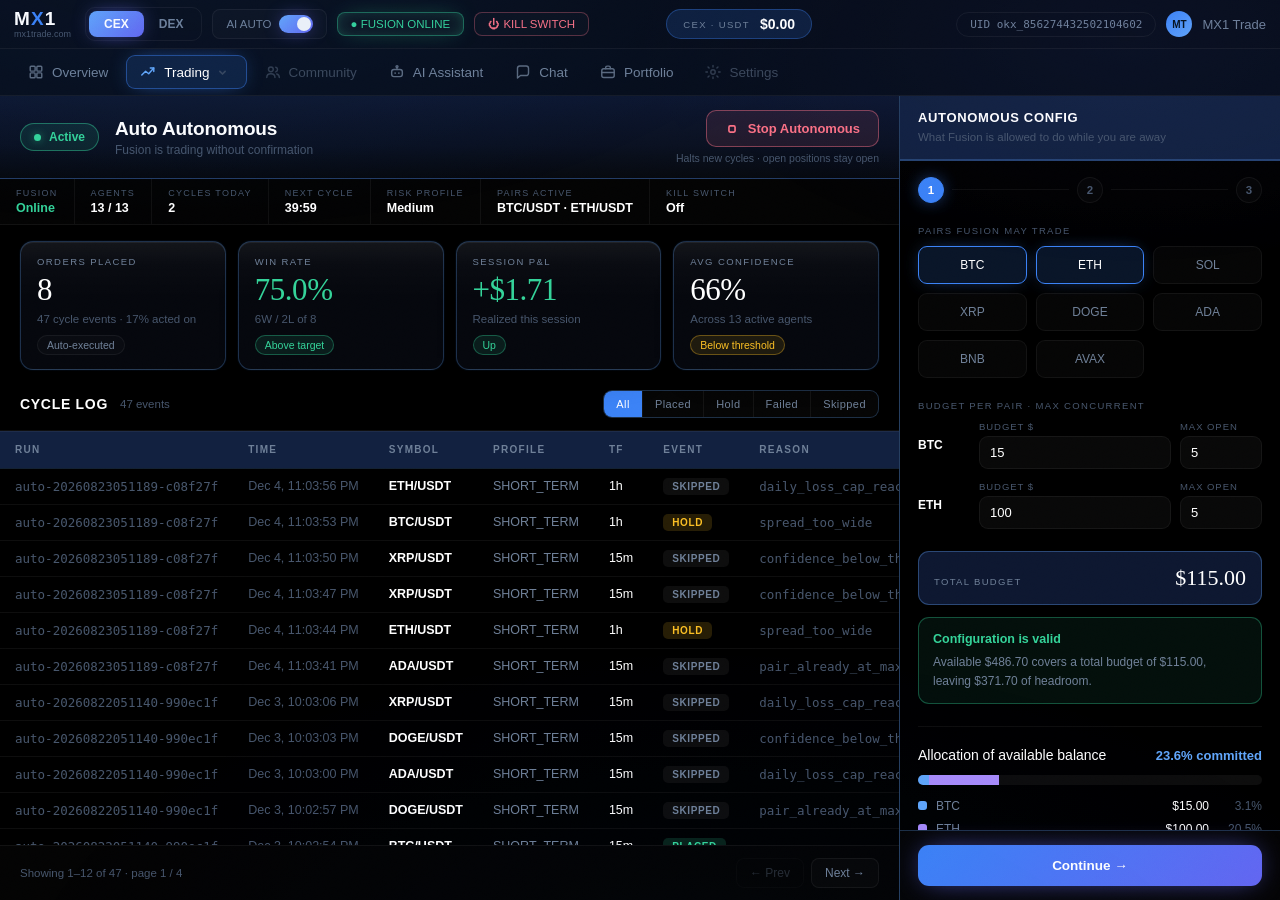
<file: auto-autonomous.html>
<meta charset="utf-8" />
<meta name="viewport" content="width=device-width, initial-scale=1" />
<title>MX1 Trade — Auto Autonomous</title>

<style>
  :root {
    --bg: #050b16; --bar: #070e1c; --panel: #0b1424; --panel-2: #0a1220;
    --hair: rgba(255,255,255,.07);
    --text: #e9eff8; --muted: #8093ab; --dim: #4c5a70;
    --brand: #3b82f6; --brand-2: #60a5fa; --brand-strong: #2563eb;
    --edge: rgba(59,130,246,.22); --head: #122140; --chart: #60a5fa; --warn: #fbbf24;
    --accent: var(--brand); --accent-soft: rgba(59,130,246,.16); --accent-edge: rgba(59,130,246,.34);
    --pos: #34d399; --neg: #fb7185;
    --hero: #0d1730;   /* hero surfaces — navy, so they read blue */

    /* .pos-card uses var(--well) inside a box-shadow, and an unresolved var()
       makes CSS discard the WHOLE declaration — the cards would silently lose
       their recessed treatment and their long/short edge. Defined here so the
       page is fully self-contained. */
    --well: inset 0 1px 0 rgba(0,0,0,.6),
            inset 0 0 22px -14px rgba(96,165,250,.55),
            0 1px 0 rgba(255,255,255,.035);
  }
  * { box-sizing: border-box; }
  [hidden] { display: none !important; }
  body { margin:0; background:var(--bg); color:var(--text); font-size:14px;
         font-family:"Inter",-apple-system,BlinkMacSystemFont,"Segoe UI",sans-serif;
         -webkit-font-smoothing:antialiased; text-rendering:optimizeLegibility;
         font-feature-settings:"tnum" 1,"kern" 1; }
  .label { font-size:10px; letter-spacing:.16em; text-transform:uppercase; color:var(--muted); }
  .num { font-variant-numeric:tabular-nums; transition:color .3s ease; }
  .up { color:var(--pos); } .down { color:var(--neg); }
  .flash-up { color:var(--pos) !important; } .flash-down { color:var(--neg) !important; }
  @keyframes pulse { 0%,100%{opacity:1} 50%{opacity:.3} }

  /* ------------------------------------------------------------- chrome */
  .topbar { display:flex; align-items:center; gap:14px; padding:9px 18px;
            border-bottom:1px solid var(--hair); flex-wrap:wrap; }
  .brand { display:flex; flex-direction:column; line-height:1; margin-right:4px; }
  .brand b { font-size:19px; letter-spacing:.06em; }
  .brand b i { font-style:normal; color:var(--brand); }
  .brand span { font-size:9px; color:var(--dim); margin-top:2px; }
  .seg { display:inline-flex; border:1px solid var(--hair); border-radius:10px; padding:3px; }
  .seg button { background:none; border:0; color:var(--muted); font:inherit; font-size:12px;
                font-weight:600; padding:6px 15px; cursor:pointer; border-radius:7px; }
  .seg button[aria-pressed="true"] { background:linear-gradient(135deg,#60a5fa,#6366f1); color:#fff;
                                     box-shadow:0 0 20px -5px rgba(99,102,241,.8); }
  .chip { font:inherit; display:inline-flex; align-items:center; gap:7px; border:1px solid var(--hair);
          border-radius:999px; padding:5px 13px; font-size:11.5px; color:var(--muted);
          background:rgba(255,255,255,.02); white-space:nowrap; }
  button.chip { cursor:pointer; }
  .chip.online { border-color:rgba(52,211,153,.45); color:var(--pos);
                 box-shadow:0 0 22px -9px rgba(52,211,153,.75), inset 0 0 26px -16px rgba(52,211,153,.95); }
  .chip.kill { border-color:rgba(251,113,133,.32); color:var(--neg);
               transition:box-shadow .25s ease, border-color .25s ease; }
  .chip.kill:hover { border-color:rgba(251,113,133,.75);
                     box-shadow:0 0 24px -8px rgba(251,113,133,.8); }
  .toggle { width:34px; height:18px; border-radius:999px; background:#16233a; position:relative;
            cursor:pointer; transition:background .3s ease, box-shadow .3s ease; }
  .toggle::after { content:""; position:absolute; top:2px; left:2px; width:14px; height:14px;
                   border-radius:50%; background:#e9eff8; transition:left .28s cubic-bezier(.4,0,.2,1); }
  .toggle.on { background:linear-gradient(135deg,#60a5fa,#6366f1);
               box-shadow:0 0 18px -4px rgba(99,102,241,.85); }
  .toggle.on::after { left:18px; }
  .pill-price { display:inline-flex; align-items:center; gap:10px; border:1px solid var(--accent-edge);
                border-radius:999px; padding:6px 16px; background:var(--accent-soft);
                margin-left:auto; margin-right:auto; }
  .uid { border:1px solid var(--hair); border-radius:999px; padding:5px 13px; font-size:11px;
         color:var(--muted); font-family:ui-monospace,monospace; }
  .avatar { width:26px; height:26px; border-radius:50%; display:grid; place-items:center;
            background:linear-gradient(140deg,var(--brand),var(--brand-2));
            font-size:10px; font-weight:700; color:#04121c; }

  /* One height across the three columns — otherwise the chart header (big
     price, two lines) sits taller than the book and rail and the tops stagger. */
  .card-head { display:flex; align-items:center; justify-content:space-between; gap:12px;
               padding:0 16px; min-height:62px; background:var(--head);
               border-bottom:2px solid var(--edge); flex-wrap:wrap; }
  .card-head h2 { margin:0; font-size:13px; letter-spacing:.05em; text-transform:uppercase;
                  font-weight:700; }
  .card-head .sub { color:var(--dim); font-size:11.5px; }
  .card-body { padding:0; }

  /* ---- instrument bar ---- */
  .inst { display:flex; align-items:center; gap:14px; flex-wrap:wrap; }
  .picker-wrap { position:relative; display:inline-flex; }
  .picker-face { display:inline-flex; align-items:center; gap:9px; font-family:Georgia,serif;
                 font-size:17px; color:var(--text); background:rgba(59,130,246,.10);
                 border:1px solid var(--edge); border-radius:9px; padding:6px 12px 6px 14px;
                 white-space:nowrap; transition:background .2s, border-color .2s; }
  .picker-face svg { width:11px; height:11px; stroke:var(--brand-2); stroke-width:2.2; fill:none;
                     stroke-linecap:round; stroke-linejoin:round; }
  .picker-wrap:hover .picker-face { background:rgba(59,130,246,.18); border-color:var(--brand); }
  .picker { position:absolute; inset:0; width:100%; height:100%; opacity:0; cursor:pointer;
            appearance:none; border:0; }
  .picker:focus-visible + .picker-face { outline:2px solid var(--brand); outline-offset:2px; }
  .picker option { background:var(--panel); color:var(--text); font-size:13px; }

  .tfs { display:inline-flex; gap:2px; padding:3px; border:1px solid var(--hair);
         border-radius:10px; background:rgba(255,255,255,.02); }
  .tfs button { background:none; border:0; color:var(--muted); font:inherit; font-size:11.5px;
                font-weight:600; padding:6px 12px; border-radius:7px; cursor:pointer; }
  .tfs button:hover { color:var(--text); }
  .tfs button[aria-pressed="true"] { background:var(--brand); color:#fff; }
  .last { font-family:Georgia,serif; font-size:21px; line-height:1.1; font-variant-numeric:tabular-nums; }
  .ohlc { display:flex; gap:13px; font-size:11px; color:var(--dim); flex-wrap:wrap;
          font-variant-numeric:tabular-nums; }
  .ohlc b { color:var(--muted); font-weight:600; }

  .routing { display:flex; align-items:center; gap:10px; flex-wrap:wrap;
             padding:10px 18px; border-bottom:1px solid var(--hair);
             background:rgba(255,255,255,.012); font-size:11.5px; color:var(--dim); }
  .dot { width:6px; height:6px; border-radius:50%; background:var(--pos);
         animation:pulse 1.6s ease-in-out infinite; }

  /* ---- chart ---- */
  .chart svg { width:100%; height:100%; display:block; cursor:crosshair;
               shape-rendering:geometricPrecision; }

  /* ---- fusion rail ---- */
  .field { padding:14px 18px; border-bottom:1px solid var(--hair); }
  .field:last-child { border-bottom:0; }
  .field > .label { display:block; margin-bottom:8px; }
  .inp, .sel { width:100%; background:rgba(255,255,255,.03); border:1px solid var(--hair);
               color:var(--text); font:inherit; font-size:14px; padding:10px 12px;
               border-radius:9px; font-variant-numeric:tabular-nums; }
  .inp:focus, .sel:focus { outline:none; border-color:var(--brand); background:rgba(59,130,246,.07); }
  .sel { appearance:none; cursor:pointer;
         background-image:linear-gradient(45deg,transparent 50%,var(--muted) 50%),
                          linear-gradient(135deg,var(--muted) 50%,transparent 50%);
         background-position:calc(100% - 17px) 53%, calc(100% - 12px) 53%;
         background-size:5px 5px,5px 5px; background-repeat:no-repeat; }
  .quick { display:grid; grid-template-columns:repeat(4,1fr); gap:6px; margin-top:8px; }
  .quick button { background:rgba(255,255,255,.02); border:1px solid var(--hair); color:var(--muted);
                  font:inherit; font-size:11.5px; padding:7px 0; border-radius:8px; cursor:pointer; }
  .quick button:hover { color:var(--text); border-color:var(--edge); }
  .quick button[aria-pressed="true"] { background:var(--brand); border-color:var(--brand); color:#fff; }

  input[type=range] { width:100%; appearance:none; height:4px; border-radius:2px; margin-top:12px;
                      background:linear-gradient(90deg,var(--brand) var(--fill,30%),
                                 rgba(255,255,255,.09) var(--fill,30%)); cursor:pointer; }
  input[type=range]::-webkit-slider-thumb { appearance:none; width:15px; height:15px; border-radius:50%;
    background:#fff; border:3px solid var(--brand); box-shadow:0 0 12px -2px rgba(59,130,246,.9); }
  input[type=range]::-moz-range-thumb { width:15px; height:15px; border-radius:50%; background:#fff;
    border:3px solid var(--brand); }

  .meta { display:flex; justify-content:space-between; margin-top:9px; font-size:11px; color:var(--dim); }
  .meta b { color:var(--muted); font-weight:600; font-variant-numeric:tabular-nums; }

  .risk { display:grid; grid-template-columns:repeat(3,1fr); gap:6px; }
  .risk button { background:rgba(255,255,255,.02); border:1px solid var(--hair); color:var(--muted);
                 font:inherit; font-size:12px; padding:9px 0; border-radius:9px; cursor:pointer;
                 transition:background .2s, color .2s, border-color .2s; }
  .risk button:hover { color:var(--text); }
  .risk button[aria-pressed="true"] { background:var(--brand); border-color:var(--brand); color:#fff; }
  .risk button[data-v="high"][aria-pressed="true"] { background:var(--warn); border-color:var(--warn);
                                                     color:#1a1205; }

  .run { width:100%; border:0; border-radius:11px; padding:15px; cursor:pointer;
         font:inherit; font-size:14px; font-weight:600; color:#fff;
         background:linear-gradient(135deg,#3b82f6,#6366f1);
         box-shadow:0 0 30px -8px rgba(99,102,241,.9);
         transition:filter .2s, transform .08s; }
  .run:hover { filter:brightness(1.1); }
  .run:active { transform:translateY(1px); }
  .run[disabled] { filter:grayscale(.5) brightness(.7); cursor:default; }
  .run-note { text-align:center; font-size:11px; color:var(--dim); margin-top:10px; }

  /* ---- positions ---- */
  .scroll { overflow-x:auto; }
  table { width:100%; border-collapse:collapse; }
  thead th { text-align:right; font-size:10px; letter-spacing:.14em; text-transform:uppercase;
             color:var(--muted); font-weight:700; padding:14px 16px; white-space:nowrap;
             background:transparent; border-bottom:1px solid var(--hair); }
  thead th:first-child, tbody td:first-child, .lt { text-align:left; }
  tbody td { text-align:right; padding:12px 16px; border-top:1px solid var(--hair);
             font-variant-numeric:tabular-nums; white-space:nowrap; font-size:13px; }
  tbody tr:hover { background:rgba(255,255,255,.028); }
  .tag { font-size:9.5px; letter-spacing:.07em; padding:3px 8px; border-radius:5px; }
  .tag.long { background:rgba(52,211,153,.15); color:var(--pos); }
  .tag.short { background:rgba(251,113,133,.15); color:var(--neg); }
  .asset { display:flex; align-items:center; gap:11px; }
  .coin { width:26px; height:26px; border-radius:50%; display:grid; place-items:center; flex:0 0 auto;
          font-size:11px; font-weight:700; color:#071018; }
  .asset b { font-weight:600; display:block; font-size:13px; line-height:1.25; }
  .asset small { color:var(--dim); font-size:11px; }
  .empty { padding:34px; text-align:center; color:var(--dim); font-size:13px; }
  .mini { background:rgba(255,255,255,.02); border:1px solid var(--hair); color:var(--muted);
          font:inherit; font-size:11px; padding:5px 11px; border-radius:7px; cursor:pointer; }
  .mini:hover { color:var(--text); border-color:var(--edge); }
  .mini.danger { border-color:rgba(251,113,133,.3); color:var(--neg); }
  .mini.danger:hover { border-color:rgba(251,113,133,.7); }

  /* ---- ambient + dither + edges ---- */
  body::before {
    content:""; position:fixed; inset:0; pointer-events:none; z-index:0;
    background:
      radial-gradient(1100px 520px at 15% -8%,  rgba(59,130,246,.13), transparent 62%),
      radial-gradient(820px 420px at 88% 4%,    rgba(99,102,241,.09), transparent 60%),
      radial-gradient(1200px 620px at 55% 112%, rgba(37,99,235,.07),  transparent 66%);
  }
  body::after {
    content:""; position:fixed; inset:0; pointer-events:none; z-index:0;
    opacity:.035; mix-blend-mode:overlay;
    background-image:url("data:image/svg+xml,%3Csvg xmlns='http://www.w3.org/2000/svg' width='140' height='140'%3E%3Cfilter id='n'%3E%3CfeTurbulence type='fractalNoise' baseFrequency='.85' numOctaves='3' stitchTiles='stitch'/%3E%3C/filter%3E%3Crect width='140' height='140' filter='url(%23n)'/%3E%3C/svg%3E");
    background-size:140px 140px;
  }
  body.glow-off::before, body.glow-off::after { display:none; }
  .page { position:relative; z-index:1; }
  .topbar { background:rgba(7,14,28,.86); }

  /* Safari implements -webkit-backdrop-filter but NOT the unprefixed property,
   so testing only the unprefixed one made Safari take the opaque fallback
   while Chrome kept the translucent fill — same page, two different
   surfaces. Test both. */
@supports not ((backdrop-filter: blur(2px)) or (-webkit-backdrop-filter: blur(2px))) { .topbar, .nav { background:var(--bar); } }

  .card-head { box-shadow: inset 0 1px 0 rgba(255,255,255,.05); }

  @media (min-resolution: 2dppx) {
    tbody td, thead th, .field, .routing { border-bottom-width:.5px; border-top-width:.5px; }
  }
  @media (prefers-reduced-motion: reduce) { .dot { animation:none; } }

  /* ---- sharp mode (matches index.html / portfolio.html) ------------------
     Density and contrast, not squared corners. This is what the other two
     pages boot into, so without it Trading renders a lighter, bluer surface
     and reads as a different product. */
  body.sharp {
    /* Matches the other four pages: black surfaces on a page a step above
       them, navy reserved for header bands and the run header. */
    --bg: #06090f;
    --panel: #000000; --panel-2: #000000;
    --hair: rgba(255,255,255,.055); --edge: rgba(96,165,250,.20); --head: #122140;
    --text: #ffffff; --muted: #6f8098; --dim: #47566c;
    /* Restated because body.sharp out-specifies :root — a token defined only
       there silently does nothing on a page that boots into sharp. */
    --hero: #0d1730;
  }

  body.sharp .work { gap:1px; }
  body.sharp .card-head { padding:15px 15px; }
  body.sharp .field { padding:12px 15px; }
  body.sharp .routing { padding:9px 15px; }
  body.sharp thead th { padding:13px 15px; font-size:10px; letter-spacing:.13em; font-weight:700; }
  body.sharp tbody td { padding:10px 15px; font-size:12.5px; }
  body.sharp .card-head h2 { font-size:14px; letter-spacing:.05em; font-weight:700; }
  body.sharp .label { color:var(--muted); font-size:9.5px; letter-spacing:.14em; }
  body.sharp::before { opacity:.45; }

  /* --- serif kept for the figures you actually read --- */
  body.sharp .last, body.sharp .picker-face { font-family:Georgia,"Times New Roman",serif; }

  /* ---- chart toolbar ----------------------------------------------------- */
  .toolbar { display:flex; align-items:center; gap:6px; flex-wrap:wrap;
             padding:8px 14px; border-bottom:1px solid var(--hair);
             background:rgba(255,255,255,.012); }
  .tool { display:inline-flex; align-items:center; gap:6px; background:none;
          border:1px solid transparent; color:var(--muted); font:inherit; font-size:11.5px;
          padding:6px 9px; border-radius:8px; cursor:pointer;
          transition:background .18s, color .18s, border-color .18s; }
  .tool:hover { color:var(--text); background:rgba(255,255,255,.05); }
  .tool[aria-pressed="true"] { background:var(--brand); border-color:var(--brand); color:#fff; }
  .tool:focus-visible { outline:2px solid var(--brand); outline-offset:2px; }
  .tool svg { width:14px; height:14px; fill:none; stroke:currentColor; stroke-width:1.7;
              stroke-linecap:round; stroke-linejoin:round; }
  .tool-sep { width:1px; height:20px; background:var(--hair); margin:0 4px; }
  .tool-group { display:inline-flex; gap:2px; padding:2px; border:1px solid var(--hair);
                border-radius:9px; background:rgba(255,255,255,.02); }
  .tool-group .tool { padding:5px 9px; border-radius:6px; }

  .menu-wrap { position:relative; }
  .menu { position:absolute; top:calc(100% + 6px); left:0; z-index:20; min-width:210px;
          background:linear-gradient(180deg, rgba(255,255,255,.055) 0%,
                                    rgba(255,255,255,.014) 18%,
                                    rgba(255,255,255,0) 44%), #000000;
          border:1px solid var(--accent-edge); border-radius:11px; padding:6px;
          box-shadow:0 24px 48px -24px rgba(0,0,0,.95); display:none; }
  .menu.open { display:block; }
  .menu-item { display:flex; align-items:center; justify-content:space-between; gap:12px;
               width:100%; background:none; border:0; color:var(--muted); font:inherit;
               font-size:12.5px; padding:9px 11px; border-radius:8px; cursor:pointer; text-align:left; }
  .menu-item:hover { background:rgba(255,255,255,.05); color:var(--text); }
  .menu-item .swatch { width:9px; height:2.5px; border-radius:2px; }
  .menu-item .tick { opacity:0; color:var(--brand-2); font-size:13px; }
  .menu-item[aria-pressed="true"] { color:var(--text); }
  .menu-item[aria-pressed="true"] .tick { opacity:1; }
  .menu-note { font-size:10.5px; color:var(--dim); padding:7px 11px 4px;
               letter-spacing:.1em; text-transform:uppercase; }

  .ind-legend { display:flex; gap:16px; flex-wrap:wrap; padding:9px 18px;
                border-bottom:1px solid var(--hair); font-size:11.5px;
                font-variant-numeric:tabular-nums; }
  .ind-legend span b { font-weight:600; }
  .ind-legend:empty { display:none; }

  .chart.full { position:fixed; inset:0; z-index:60; background:var(--bg);
                height:100vh; padding:14px 18px; }
  .chart.full svg { height:calc(100vh - 28px); }

  /* ---- 24h stats strip ---- */
  .stats { display:flex; gap:0; flex-wrap:wrap; border-bottom:1px solid var(--hair); }
  .stats div { padding:8px 16px; border-left:1px solid var(--hair); min-width:0; }
  .stats div:first-child { border-left:0; }
  .stats .k { font-size:9.5px; letter-spacing:.14em; text-transform:uppercase; color:var(--dim); }
  .stats .v { font-size:13px; margin-top:3px; font-variant-numeric:tabular-nums; font-weight:600; }

  /* ---- order book ---- */
  .book { font-variant-numeric:tabular-nums; }
  .book-head { display:grid; grid-template-columns:1fr 1fr 1fr; gap:6px; padding:9px 14px;
               font-size:9.5px; letter-spacing:.12em; text-transform:uppercase; color:var(--dim);
               border-bottom:1px solid var(--hair); }
  .book-head span:nth-child(2), .book-head span:nth-child(3) { text-align:right; }
  .lvl { position:relative; display:grid; grid-template-columns:1fr 1fr 1fr; gap:6px;
         padding:4px 14px; font-size:11.5px; cursor:pointer; }
  .lvl:hover { background:rgba(255,255,255,.05); }
  .lvl .depth { position:absolute; top:0; bottom:0; right:0; opacity:.14; }
  .lvl span { position:relative; }
  .lvl span:nth-child(2), .lvl span:nth-child(3) { text-align:right; color:var(--muted); }
  .lvl.ask .px { color:var(--neg); } .lvl.ask .depth { background:var(--neg); }
  .lvl.bid .px { color:var(--pos); } .lvl.bid .depth { background:var(--pos); }
  .spread { display:flex; align-items:baseline; justify-content:space-between; gap:10px;
            padding:10px 14px; border-block:1px solid var(--hair);
            background:rgba(255,255,255,.02); }
  .spread b { font-family:Georgia,serif; font-size:17px; }
  .spread small { color:var(--dim); font-size:11px; }

  /* ---- fusion read on this pair ---- */
  .verdict-row { display:flex; align-items:center; justify-content:space-between; gap:12px;
                 padding:14px 18px; border-bottom:1px solid var(--hair); }
  .verdict-big { font-family:Georgia,serif; font-size:24px; }
  .conf { height:4px; border-radius:2px; background:rgba(255,255,255,.08); overflow:hidden;
          margin-top:9px; }
  .conf i { display:block; height:100%; border-radius:2px; transition:width .5s ease; }

  /* ---- positions modal --------------------------------------------------- */
  .more-row { display:flex; justify-content:center; padding:11px 15px;
              border-top:1px solid var(--hair); }
  .more-btn { background:rgba(59,130,246,.10); border:1px solid var(--edge); color:var(--brand-2);
              font:inherit; font-size:12px; padding:7px 16px; border-radius:999px; cursor:pointer;
              transition:background .2s, border-color .2s; }
  .more-btn:hover { background:rgba(59,130,246,.2); border-color:var(--brand); }
  .more-btn:focus-visible { outline:2px solid var(--brand); outline-offset:2px; }

  .scrim { position:fixed; inset:0; background:rgba(3,7,15,.62); backdrop-filter:blur(2px);
           opacity:0; pointer-events:none; transition:opacity .28s ease; z-index:44; }
  .scrim.open { opacity:1; pointer-events:auto; }
  .modal { position:fixed; top:50%; left:50%; transform:translate(-50%,-48%) scale(.98);
           width:min(1080px, calc(100% - 40px)); max-height:min(82vh,900px);
           background:linear-gradient(180deg, rgba(255,255,255,.055) 0%,
                                    rgba(255,255,255,.014) 18%,
                                    rgba(255,255,255,0) 44%), #000000;
           border:1px solid var(--accent-edge); border-radius:16px; overflow:hidden;
           display:flex; flex-direction:column; z-index:45; opacity:0; pointer-events:none;
           transition:opacity .25s ease, transform .25s cubic-bezier(.22,.61,.36,1); }
  .modal.open { opacity:1; pointer-events:auto; transform:translate(-50%,-50%) scale(1); }
  .modal-head { display:flex; align-items:center; justify-content:space-between; gap:14px;
                padding:17px 20px; background:var(--head); border-bottom:2px solid var(--edge); }
  .modal-head h2 { margin:0; font-size:13px; letter-spacing:.05em; text-transform:uppercase;
                   font-weight:700; }
  .modal-body { overflow:auto; }
  .modal-close { background:rgba(255,255,255,.04); border:1px solid var(--hair); color:var(--muted);
                 font:inherit; width:30px; height:30px; border-radius:50%; cursor:pointer; line-height:1; }
  .modal-close:hover { color:var(--text); border-color:var(--edge); }
  @supports not ((backdrop-filter: blur(2px)) or (-webkit-backdrop-filter: blur(2px))) { .modal { background:var(--panel); } }

  /* Book columns flex inside their region. */
  .book { display:flex; flex-direction:column; min-height:0; }
  .book #asks, .book #bids { flex:1 1 auto; min-height:0; overflow:hidden; }

  /* ---- expandable position detail --------------------------------------- */
  tbody tr[data-pos] { cursor:pointer; }
  tbody tr[data-pos].open { background:rgba(59,130,246,.07); }
  .caret { display:inline-block; width:9px; margin-right:6px; color:var(--dim);
           transition:transform .2s ease; }
  tr.open .caret { transform:rotate(90deg); color:var(--brand-2); }

  .pos-detail td { padding:0 !important; border-top:0 !important; }
  .pd-inner { padding:16px 18px 18px; background:rgba(255,255,255,.015);
              border-top:1px solid var(--hair); border-bottom:1px solid var(--edge); }
  .pd-grid { display:grid; grid-template-columns:repeat(auto-fit,minmax(126px,1fr)); gap:14px 18px; }
  .pd-grid .k { font-size:9.5px; letter-spacing:.13em; text-transform:uppercase; color:var(--dim); }
  .pd-grid .v { font-size:13.5px; margin-top:4px; font-weight:600;
                font-variant-numeric:tabular-nums; }
  .pd-acts { display:flex; gap:7px; flex-wrap:wrap; margin-top:16px; align-items:center; }
  .act { background:rgba(255,255,255,.03); border:1px solid var(--hair); color:var(--muted);
         font:inherit; font-size:11.5px; padding:8px 14px; border-radius:999px; cursor:pointer;
         transition:color .18s, border-color .18s, background .18s; }
  .act:hover { color:var(--text); border-color:var(--edge); background:rgba(255,255,255,.06); }
  .act.warn { border-color:rgba(251,191,36,.35); color:var(--warn); }
  .act.warn:hover { border-color:rgba(251,191,36,.75); }
  .act.danger { border-color:rgba(251,113,133,.35); color:var(--neg); }
  .act.danger:hover { border-color:rgba(251,113,133,.8); }
  .tpsl-edit { display:flex; gap:7px; align-items:center; margin-left:auto; flex-wrap:wrap; }
  .pc-grid input { width:70px; background:rgba(255,255,255,.03); border:1px solid var(--hair);
                   color:var(--text); font:inherit; font-size:11px; padding:5px 7px;
                   border-radius:7px; font-variant-numeric:tabular-nums; margin-right:4px; }
  .pc-grid input:focus { outline:none; border-color:var(--brand); }

  .tpsl-edit input { width:104px; background:rgba(255,255,255,.03); border:1px solid var(--hair);
                     color:var(--text); font:inherit; font-size:11.5px; padding:7px 10px;
                     border-radius:8px; font-variant-numeric:tabular-nums; }
  .tpsl-edit input:focus { outline:none; border-color:var(--brand); }
  .tpsl-edit .tp { color:var(--pos); } .tpsl-edit .sl { color:var(--neg); }

  .liq-bar { grid-column:1 / -1; margin-top:2px; }
  .liq-track { position:relative; height:4px; border-radius:2px; margin:8px 0 6px;
               background:linear-gradient(90deg, rgba(251,113,133,.5), rgba(255,255,255,.08)); }
  .liq-track i { position:absolute; top:-4px; width:2px; height:12px; border-radius:1px;
                 transform:translateX(-50%); }

  /* ---- book / trades tabs ------------------------------------------------
     One panel, two views. They answer the same question — what is happening at
     this price right now — so they belong in the same place, not stacked as two
     cards competing for the column. */
  .mkt-tabs { display:flex; gap:0; align-self:stretch; }
  .mkt-tabs button { background:none; border:0; border-bottom:2px solid transparent;
                     color:var(--muted); font:inherit; font-size:13px; font-weight:700;
                     letter-spacing:.05em; text-transform:uppercase; padding:0 17px;
                     cursor:pointer; transition:color .2s, border-color .2s; }
  .mkt-tabs button:hover { color:var(--text); }
  .mkt-tabs button[aria-pressed="true"] { color:#fff; border-bottom-color:var(--brand); }
  .mkt-tabs button:focus-visible { outline:2px solid var(--brand); outline-offset:-4px; }

  .tape-wrap { flex:1 1 auto; min-height:0; display:flex; flex-direction:column; }
  .tape-head { display:grid; grid-template-columns:1fr 1fr 1fr; gap:6px; padding:9px 14px;
               font-size:9.5px; letter-spacing:.12em; text-transform:uppercase; color:var(--dim);
               border-bottom:1px solid var(--hair); }
  .tape-head span:nth-child(2), .tape-head span:nth-child(3) { text-align:right; }
  .tape { flex:1 1 auto; min-height:0; overflow-y:auto; }
  .tape::-webkit-scrollbar { width:9px; }
  .tape::-webkit-scrollbar-thumb { background:rgba(96,165,250,.28); border-radius:5px; }
  .tape::-webkit-scrollbar-track { background:transparent; }
  .tape .row { display:grid; grid-template-columns:1fr 1fr 1fr; gap:6px; padding:4px 14px;
               font-size:11.5px; font-variant-numeric:tabular-nums; }
  .tape .row span:nth-child(1) { color:var(--dim); }
  .tape .row span:nth-child(2) { text-align:right; }
  .tape .row span:nth-child(3) { text-align:right; color:var(--muted); }
  .tape .row.buy .p { color:var(--pos); } .tape .row.sell .p { color:var(--neg); }

  /* ---- terminal layout ---------------------------------------------------
     A trading desk is a fixed set of regions filling the viewport, not a
     document you scroll. Everything below the nav sizes to the window and each
     region scrolls internally. */
  html, body { height:100%; }
  body { overflow:hidden; }

  /* The window never scrolls. Each pane scrolls under the cursor, which is why
     the work row can take whatever is left. */
  .app { display:grid; height:100vh; overflow:hidden;
         grid-template-rows:auto auto auto minmax(0,1fr) auto; }
  /* The dock is a sized grid TRACK, not a sized element — an element height
     can still be outgrown by content, a track cannot. */
  /* A position card needs ~200px to show both rows of its grid; below that the
     dock is showing you a cropped card, which is worse than a shorter chart. */
  @media (max-height:900px) { .app { --dock-h:312px; } }
  @media (max-height:800px) { .app { --dock-h:286px; } }
  /* Collapsed: just the tab strip, so the work area gets the height back. */
  .app.dock-collapsed { --dock-h:47px; }
  .app.dock-collapsed .dock-body { display:none; }
  /* Without min-width:0 a grid item is sized by its widest content, so the
     10-column positions table was stretching every row past the viewport and
     pushing the left edge off screen. */
  .app > * { min-width:0; max-width:100vw; }

  /* instrument strip */
  .inst-bar { display:flex; align-items:center; gap:0; flex-wrap:wrap; min-width:0;
              border-bottom:1px solid var(--hair); background:var(--head); }
  .inst-lead { display:flex; align-items:center; gap:14px; padding:10px 16px; }
  .inst-price { font-family:Georgia,serif; font-size:23px; line-height:1;
                font-variant-numeric:tabular-nums; }
  .inst-stat { padding:8px 16px; border-left:1px solid var(--hair); min-width:0; }
  .inst-stat .k { font-size:9px; letter-spacing:.13em; text-transform:uppercase; color:var(--dim);
                  white-space:nowrap; }
  .inst-stat .v { font-size:12.5px; margin-top:3px; font-weight:600;
                  font-variant-numeric:tabular-nums; white-space:nowrap; }

  /* watchlist ticker */
  .ticker { display:flex; gap:0; overflow-x:auto; border-bottom:1px solid var(--hair);
            background:rgba(255,255,255,.012); scrollbar-width:none; }
  .ticker::-webkit-scrollbar { display:none; }
  .ticker button { display:flex; align-items:center; gap:8px; background:none; border:0;
                   border-right:1px solid var(--hair); color:var(--muted); font:inherit;
                   font-size:11.5px; padding:8px 15px; cursor:pointer; white-space:nowrap;
                   font-variant-numeric:tabular-nums; }
  .ticker button:hover { background:rgba(255,255,255,.04); color:var(--text); }
  .ticker button[aria-pressed="true"] { background:rgba(59,130,246,.14); color:#fff; }
  .ticker .sym { font-weight:600; }

  /* Chart, market, dock and rail live in ONE grid. The rail spans both rows,
     the way an exchange's order panel runs the full height beside the position
     dock — that is what stops it being squeezed into whatever is left over. */
  .work { display:grid; gap:1px; background:rgba(96,165,250,.34); min-height:0; overflow:hidden;
          grid-template-columns:minmax(0,1fr);
          grid-template-rows:minmax(0,1fr) var(--dock-h,344px); }
  /* 1200 was too high — a 1190px viewport fell through to the stacked layout
     and pushed the whole Fusion column off screen. */
  @media (min-width:1040px) {
    .work { grid-template-columns:minmax(0,1fr) 250px 320px; }
    .r-chart  { grid-column:1; grid-row:1; }
    .r-market { grid-column:2; grid-row:1; }
    .r-dock   { grid-column:1 / span 2; grid-row:2; }
    .r-rail   { grid-column:3; grid-row:1 / span 2; }
  }
  @media (min-width:1400px) {
    .work { grid-template-columns:minmax(0,1fr) 292px 372px; }
    .r-chart  { grid-column:1; grid-row:1; }
    .r-market { grid-column:2; grid-row:1; }
    .r-dock   { grid-column:1 / span 2; grid-row:2; }
    .r-rail   { grid-column:3; grid-row:1 / span 2; }
  }
  @media (min-width:1680px) {
    .work { grid-template-columns:minmax(0,1fr) 320px 408px; }
    /* Book ends where the chart ends. The dock runs beneath both of them, up
       to the Fusion column. Only Fusion spans the full height. */
    .r-chart  { grid-column:1; grid-row:1; }
    .r-market { grid-column:2; grid-row:1; }
    .r-dock   { grid-column:1 / span 2; grid-row:2; }
    .r-rail   { grid-column:3; grid-row:1 / span 2; }
  }

  .region { background:var(--bg); min-height:0; min-width:0; display:flex;
            flex-direction:column; overflow:hidden; }
  .region > * { flex:0 0 auto; }
  .region > .chart, .region > .book, .region > .tape-wrap { flex:1 1 auto; min-height:0; }
  /* The book's own body scrolls if the level count still overflows. */
  .book { overflow:hidden; }
  .chart { min-height:180px; }
  .chart svg { width:100%; height:100%; display:block; }
  /* The rail is taller than its row by design — it has to scroll, and its
     children must not be flex:0 0 auto or they refuse to overflow cleanly. */
  .region.scrolls { overflow-y:auto; overflow-x:hidden; }
  .region.scrolls > * { flex:0 0 auto; }
  .region.scrolls::-webkit-scrollbar { width:9px; }
  .region.scrolls::-webkit-scrollbar-thumb { background:rgba(96,165,250,.28); border-radius:5px; }
  .region.scrolls::-webkit-scrollbar-track { background:transparent; }

  /* bottom dock */
  .dock { position:relative; z-index:5; min-width:0; border-top:1px solid var(--edge);
          background:var(--panel-2); display:flex; flex-direction:column;
          height:100%; min-height:0; overflow:hidden; }
  /* Matches the other panel headers: same height, same weight, same 2px rule
     underneath. It was reading as a strip rather than a header. */
  .dock-tabs { display:flex; align-items:center; gap:0; min-width:0; min-height:44px;
               border-bottom:2px solid var(--edge); background:var(--head); overflow-x:auto; }
  .dock-tabs button { background:none; border:0; border-bottom:2px solid transparent;
                      color:var(--muted); font:inherit; font-size:12.5px; font-weight:700;
                      letter-spacing:.03em; padding:9px 14px 7px; cursor:pointer;
                      white-space:nowrap; }
  .dock-tabs button:hover { color:var(--text); }
  .dock-tabs button[aria-pressed="true"] { color:#fff; border-bottom-color:var(--brand); }
  .dock-actions { margin-left:auto; display:flex; align-items:center; gap:10px; padding:0 16px; }
  .dock-body { flex:1 1 auto; min-height:0; min-width:0; overflow:auto; }
  .dock-body table { min-width:940px; }
  .dock-empty { padding:40px; text-align:center; color:var(--dim); font-size:13px; }

  /* ---- rounding -----------------------------------------------------------
   * The shell stays square: a terminal is panes meeting at seams, and rounded
   * corners there would leave gaps the seam colour shows through. Controls
   * round, because they are objects you press.
   */
  .app, .work, .region, .dock, .inst-bar { border-radius:0; }
  .tool, .tfs button, .seg button, .quick button, .risk button,
  .mini, .act, .chip, .btn { border-radius:8px; }
  .run { border-radius:11px; }
  .picker-face, .inp, .sel { border-radius:9px; }
  .modal { border-radius:14px; }

  /* ---- status bar --------------------------------------------------------
     The bottom rail answers "is what I'm looking at real?" — feed health,
     latency, clock. On a page where an engine trades for you, a stale feed is
     the failure you most need to notice.
   */
  .statusbar { display:flex; align-items:center; gap:0; border-top:1px solid var(--edge);
               background:var(--bar); font-size:11px; color:var(--dim); min-width:0; }
  .st { display:inline-flex; align-items:center; gap:7px; padding:7px 14px;
        border-right:1px solid var(--hair); white-space:nowrap; }
  .st:last-child { border-right:0; }
  .st b { color:var(--muted); font-weight:600; font-variant-numeric:tabular-nums; }
  .st .led { width:6px; height:6px; border-radius:50%; background:var(--pos);
             box-shadow:0 0 8px -1px var(--pos); }
  .st .led.warn { background:var(--warn); box-shadow:0 0 8px -1px var(--warn); }
  .st .led.bad  { background:var(--neg);  box-shadow:0 0 8px -1px var(--neg);
                  animation:pulse 1.2s ease-in-out infinite; }
  .st.ok b { color:var(--pos); }
  .st.push { margin-left:auto; }
  .bars { display:inline-flex; align-items:flex-end; gap:2px; height:11px; }
  .bars i { width:3px; border-radius:1px; background:var(--dim); }
  .bars i:nth-child(1){height:4px} .bars i:nth-child(2){height:7px} .bars i:nth-child(3){height:11px}
  .bars.s3 i { background:var(--pos); }
  .bars.s2 i:nth-child(-n+2) { background:var(--warn); }
  .bars.s1 i:nth-child(1) { background:var(--neg); }

  /* ---- fusion rail ------------------------------------------------------- */
  .rail .inp, .rail .sel { padding:8px 10px; font-size:13px; }
  .rail .quick { margin-top:0; gap:5px; }
  .rail .quick button { padding:6px 0; font-size:11px; }
  .rail input[type=range] { margin-top:10px; }
  .rail .meta { margin-top:7px; font-size:10.5px; }
  .rail .risk button { padding:7px 0; font-size:11.5px; }
  .rail .run { padding:12px; font-size:13.5px; }
  .rail .run-note { font-size:10.5px; margin-top:7px; }

  /* ---- compact chrome ----------------------------------------------------
     Four stacked bars (topbar, nav, instrument, ticker) were eating 202px of a
     718px viewport before a single candle drew. Merging the watchlist into the
     instrument row halves that. */
  .topbar { padding:7px 14px; gap:10px; row-gap:6px; }

  .inst-lead { padding:7px 14px; }
  .inst-price { font-size:20px; }
  .inst-stat { padding:6px 13px; }
  .inst-stat .v { font-size:12px; margin-top:2px; }

  /* watchlist rides the instrument row instead of taking its own */
  .ticker { border-bottom:0; border-left:1px solid var(--hair); background:transparent;
            max-width:100%; }
  .ticker button { padding:6px 12px; font-size:11px; }

  /* ---- scroll affordance --------------------------------------------------
   * A pane that scrolls has to look like it does. These are scroll shadows:
   * the "local" layers scroll with the content and cover the "scroll" layers
   * at the extremes, so the glow appears only when there is more to see, with
   * no JS listening to scroll events.
   */
  .pane-scroll {
    overflow-y:auto; overscroll-behavior:contain;
    background:
      linear-gradient(var(--pane-bg, var(--bg)) 30%, rgba(5,11,22,0)) top / 100% 24px no-repeat local,
      linear-gradient(rgba(5,11,22,0), var(--pane-bg, var(--bg)) 70%) bottom / 100% 24px no-repeat local,
      radial-gradient(farthest-side at 50% 0,   rgba(96,165,250,.35), rgba(96,165,250,0)) top / 100% 11px no-repeat scroll,
      radial-gradient(farthest-side at 50% 100%,rgba(96,165,250,.35), rgba(96,165,250,0)) bottom / 100% 11px no-repeat scroll;
  }
  .pane-scroll::-webkit-scrollbar { width:10px; }
  .pane-scroll::-webkit-scrollbar-thumb { background:rgba(96,165,250,.5); border-radius:5px;
                                          border:2px solid var(--bg); }
  .pane-scroll::-webkit-scrollbar-thumb:hover { background:rgba(96,165,250,.8); }
  .pane-scroll::-webkit-scrollbar-track { background:rgba(255,255,255,.03); }
  .pane-scroll { scrollbar-width:thin; scrollbar-color:rgba(96,165,250,.5) rgba(255,255,255,.03); }

  /* ---- drag-resize the dock ---- */
  .dock-grip { height:5px; cursor:row-resize; background:transparent; flex:0 0 auto;
               margin-top:-3px; position:relative; z-index:6; }
  .dock-grip:hover, .dock-grip.dragging { background:rgba(96,165,250,.5); }

  /* ---- position cards ----------------------------------------------------
     A ten-column table forces every value into the same narrow column and
     needs horizontal scroll. A card per position reads better and fits the
     dock without scrolling sideways.
     The card is a recessed well: near-black fill on a lifted dock surface.
     A card lighter than its background reads as a raised chip, which fights
     the dense-terminal look — recessed is sharper and lets the numbers sit
     on true black. */
  .pos-list { padding:10px 12px; display:flex; flex-direction:column; gap:9px; }
  .pos-card { border-radius:11px; padding:11px 13px;
              background:var(--panel); border:1px solid rgba(96,165,250,.26); }
  .pos-card.long  { border-left:3px solid var(--pos);
                    box-shadow: inset 12px 0 22px -18px var(--pos), var(--well); }
  .pos-card.short { border-left:3px solid var(--neg);
                    box-shadow: inset 12px 0 22px -18px var(--neg), var(--well); }

  .pc-top { display:flex; align-items:center; gap:8px; flex-wrap:wrap; margin-bottom:9px; }
  .pc-top .sym { font-size:14px; font-weight:700; letter-spacing:.01em; }
  .pc-badge { font-size:10px; letter-spacing:.05em; padding:3px 8px; border-radius:6px;
              border:1px solid var(--hair); color:var(--muted); }
  .pc-badge.long  { background:rgba(52,211,153,.16); color:var(--pos); border-color:transparent; }
  .pc-badge.short { background:rgba(251,113,133,.16); color:var(--neg); border-color:transparent; }
  .pc-actions { margin-left:auto; display:flex; gap:6px; flex-wrap:wrap; }

  /* Five across, two down — so the second row (entry, liq, margin rate,
     realized) is always on screen. */
  .pc-grid { display:grid; gap:10px 22px; grid-template-columns:repeat(5, minmax(0,1fr)); }
  @media (max-width:1280px) { .pc-grid { grid-template-columns:repeat(3, minmax(0,1fr)); } }
  .pc-grid .k { font-size:9.5px; letter-spacing:.13em; text-transform:uppercase; color:var(--dim);
                white-space:nowrap; }
  .pc-grid .v { font-size:13px; font-weight:600; margin-top:3px; color:#fff;
                font-variant-numeric:tabular-nums; white-space:nowrap; }
  .pc-grid .v small { display:block; font-weight:400; font-size:11px; color:var(--dim);
                      margin-top:2px; }
  /* The editor row is a row, not a caption — its own class so it isn't caught
     by the generic caption rule above. */
  .pc-grid .v small.tpsl { display:flex; align-items:center; gap:6px; margin-top:6px;
                           flex-wrap:wrap; }

  /* ---- fusion rail, rebuilt ----------------------------------------------
     Header and action are fixed; only the parameters scroll between them. The
     read sits at the top as a card because it is a conclusion, not a field. */
  .rail { display:flex; flex-direction:column; min-height:0; background:var(--panel-2); }
  /* Title over subtitle, sized to match the tab rows beside it. */
  .rail-head { flex:0 0 auto; min-height:50px; display:flex; flex-direction:column;
               justify-content:center; gap:2px; padding:0 16px; background:var(--head);
               border-bottom:1px solid var(--edge); }
  .rail-head h2 { margin:0; font-size:13px; letter-spacing:.05em; text-transform:uppercase;
                  font-weight:700; }
  .rail-head .sub { color:var(--dim); font-size:11.5px; line-height:1.3; }
  .rail-body { flex:1 1 auto; min-height:0; padding:12px; }
  .rail-foot { flex:0 0 auto; padding:12px; border-top:1px solid var(--edge);
               background:rgba(255,255,255,.02); }

  .read-card { border:1px solid var(--edge); border-radius:11px; padding:12px 13px;
               background:linear-gradient(160deg, rgba(59,130,246,.10), transparent 70%); }
  .read-top { display:flex; align-items:baseline; justify-content:space-between; }
  .read-conf { font-size:15px; font-weight:700; }
  .read-card .verdict-big { font-family:Georgia,serif; font-size:26px; line-height:1.1;
                            margin-top:3px; }
  .read-card .conf { height:4px; border-radius:2px; background:rgba(255,255,255,.09);
                     overflow:hidden; margin-top:9px; }
  .read-card .conf i { display:block; height:100%; border-radius:2px; transition:width .5s ease; }
  .read-note { font-size:10.5px; color:var(--dim); margin-top:8px; }

  .sec { margin-top:14px; padding-top:12px; border-top:1px solid var(--hair); }
  .sec-title { display:block; font-size:9.5px; letter-spacing:.15em; text-transform:uppercase;
               color:var(--brand-2); font-weight:700; margin-bottom:9px; }
  .sec .k { display:block; font-size:9.5px; letter-spacing:.13em; text-transform:uppercase;
            color:var(--dim); margin-bottom:5px; }
  .sec label { display:block; }
  .sec .inp, .sec .sel { width:100%; }
  .sec label.full { margin-top:9px; }
  .row2 { display:grid; grid-template-columns:1fr 1fr; gap:9px; }
  .ro { border:1px solid var(--edge); border-radius:9px; padding:8px 10px; font-size:13px;
        color:var(--brand-2); background:rgba(59,130,246,.08); text-align:center; }
  .lev-head { display:flex; align-items:baseline; justify-content:space-between; margin-top:13px; }
  .lev-head .k { margin-bottom:0; }
  .lev-head b { font-size:14px; }
  .sec .quick { margin-top:8px; }
  .sec .risk { display:grid; grid-template-columns:repeat(3,1fr); gap:6px; }

  /* ---- book pressure ------------------------------------------------------
     Cumulative bid vs ask depth across the visible book. It answers "which
     side is stacked" faster than reading twenty rows of sizes. One thick bar
     with the readings inside it — a 5px sliver plus a separate label row was
     two things saying one thing. */
  .ratio { flex:0 0 auto; padding:8px 10px 10px; border-top:1px solid var(--hair);
           background:rgba(255,255,255,.015); }
  .ratio-bar { display:flex; height:24px; border-radius:6px; overflow:hidden;
               background:rgba(255,255,255,.06); font-size:11.5px;
               font-variant-numeric:tabular-nums; }
  .ratio-bar i { display:flex; align-items:center; height:100%; min-width:0;
                 transition:width .4s ease; font-style:normal; overflow:hidden; }
  .ratio-bar i > span { padding:0 9px; white-space:nowrap; }
  .ratio-bar .b { background:rgba(52,211,153,.26); color:var(--pos);
                  justify-content:flex-start; }
  .ratio-bar .s { background:rgba(251,113,133,.26); color:var(--neg);
                  justify-content:flex-end; }
  .ratio-bar b { font-weight:700; }

  /* ---- nav row -----------------------------------------------------------
     Merging this into the top bar was meant to save a row, but at real widths
     it wrapped and cost the same height with worse grouping. Account controls
     on one row, navigation on its own. */
  .nav { display:flex; gap:4px; padding:6px 14px; background:var(--bar);
         border-bottom:1px solid var(--hair); overflow-x:auto; scrollbar-width:none; }
  .nav::-webkit-scrollbar { display:none; }
  .nav a { display:inline-flex; align-items:center; gap:8px; color:var(--muted);
           text-decoration:none; font-size:13.5px; padding:8px 13px; border-radius:9px;
           border:1px solid transparent; white-space:nowrap;
           transition:background .25s, box-shadow .35s, color .25s; }
  .nav a svg { width:16px; height:16px; fill:none; stroke:currentColor; stroke-width:1.6;
               stroke-linecap:round; stroke-linejoin:round; opacity:.8; flex:0 0 auto; }
  .nav a:hover { color:var(--text); background:rgba(255,255,255,.05); }
  .nav a.on { color:#fff; background:rgba(59,130,246,.16); border-color:rgba(59,130,246,.45);
              box-shadow:0 0 22px -9px rgba(59,130,246,.9); }
  .nav a.on svg { color:var(--brand-2); opacity:1; }
  .nav a.soon { opacity:.5; cursor:not-allowed; }
  .nav a.soon:hover { background:none; color:var(--muted); }

  /* top bar keeps one line: account controls only */
  .topbar { flex-wrap:nowrap; overflow-x:auto; scrollbar-width:none; }
  .topbar::-webkit-scrollbar { display:none; }
  .topbar .uid { margin-left:auto; }
</style>

<div class="app">
<div class="topbar">
  <div class="brand"><b>M<i>X</i>1</b><span>mx1trade.com</span></div>

  <div class="seg"><button aria-pressed="true">CEX</button><button aria-pressed="false">DEX</button></div>
  <button class="chip" id="aiAuto" aria-pressed="true">AI AUTO <span class="toggle on"></span></button>
  <div class="chip online">&#9679; FUSION ONLINE</div>
  <button class="chip kill">&#9211; KILL SWITCH</button>
  <div class="pill-price"><span class="label">CEX &middot; USDT</span>
    <b class="num" id="barEquity">$0.00</b></div>
  <div class="uid">UID okx_856274432502104602</div>
  <div class="avatar">MT</div>
  <span style="color:var(--muted);font-size:13px">MX1 Trade</span>
</div>

<nav class="nav">
  <a href="index.html"><svg viewBox="0 0 18 18" aria-hidden="true"><rect x="2.5" y="2.5" width="5.5" height="5.5" rx="1"/><rect x="10" y="2.5" width="5.5" height="5.5" rx="1"/><rect x="2.5" y="10" width="5.5" height="5.5" rx="1"/><rect x="10" y="10" width="5.5" height="5.5" rx="1"/></svg>Overview</a>
  <span class="navmenu" data-open="false">
    <button class="nav-trigger on" aria-haspopup="true" aria-expanded="false">
      <svg class="ico" viewBox="0 0 18 18" aria-hidden="true"><polyline points="2 12.5 6.3 8.2 9.8 11 15.5 4.5"/><polyline points="11.6 4.5 15.5 4.5 15.5 8.4"/></svg>Trading
      <svg class="caret" viewBox="0 0 12 12" aria-hidden="true"><polyline points="2.5 4.5 6 8 9.5 4.5"/></svg>
    </button>
    <span class="navmenu-panel" role="menu">
      <a class="navmenu-item" role="menuitem" href="trading.html">
        <svg viewBox="0 0 18 18" aria-hidden="true"><path d="M3 15V7.5M7 15V3M11 15v-5M15 15V5.5"/></svg>
        <span>Manual Trade<small>Chart, order book, Fusion controller</small></span>
      </a>
      <a class="navmenu-item" role="menuitem" href="auto-autonomous.html" aria-current="page">
        <svg viewBox="0 0 18 18" aria-hidden="true"><rect x="3" y="6.2" width="12" height="8" rx="2.6"/><circle cx="6.9" cy="10.2" r=".95" fill="currentColor" stroke="none"/><circle cx="11.1" cy="10.2" r=".95" fill="currentColor" stroke="none"/><path d="M9 6.2V3.8"/><circle cx="9" cy="2.9" r="1.1"/></svg>
        <span>Auto Autonomous<small>Hands-off — Fusion runs the book</small></span>
      </a>
    </span>
  </span>
  <a href="#" class="soon" title="Not built yet"><svg viewBox="0 0 18 18" aria-hidden="true"><circle cx="6.6" cy="6" r="2.7"/><path d="M2 15.2c0-2.6 2.1-4.2 4.6-4.2s4.6 1.6 4.6 4.2"/><path d="M12.1 3.7a2.7 2.7 0 0 1 0 5.2"/><path d="M13.2 11.2c1.9.5 2.9 1.9 2.9 4"/></svg>Community</a>
  <a href="ai-assistant.html"><svg viewBox="0 0 18 18" aria-hidden="true"><rect x="3" y="6.2" width="12" height="8" rx="2.6"/><circle cx="6.9" cy="10.2" r=".95" fill="currentColor" stroke="none"/><circle cx="11.1" cy="10.2" r=".95" fill="currentColor" stroke="none"/><path d="M9 6.2V3.8"/><circle cx="9" cy="2.9" r="1.1"/></svg>AI Assistant</a>
  <a href="chat.html"><svg viewBox="0 0 18 18" aria-hidden="true"><path d="M15.2 10.4A2.6 2.6 0 0 1 12.6 13H6.2l-3.4 2.7V4.9A2.6 2.6 0 0 1 5.4 2.3h7.2a2.6 2.6 0 0 1 2.6 2.6z"/></svg>Chat</a>
  <a href="portfolio.html"><svg viewBox="0 0 18 18" aria-hidden="true"><rect x="2" y="5.4" width="14" height="9.8" rx="2.2"/><path d="M6.4 5.4V4a1.6 1.6 0 0 1 1.6-1.6h2A1.6 1.6 0 0 1 11.6 4v1.4"/><path d="M2 9.6h14"/></svg>Portfolio</a>
  <a href="#" class="soon" title="Not built yet"><svg viewBox="0 0 18 18" aria-hidden="true"><circle cx="9" cy="9" r="2.5"/><path d="M9 1.7v1.7M9 14.6v1.7M2.7 9H1M17 9h-1.7M4.6 4.6 3.4 3.4M14.6 14.6l-1.2-1.2M4.6 13.4l-1.2 1.2M14.6 3.4l-1.2 1.2"/></svg>Settings</a>
</nav>

<style>
  /* ---- nav dropdown ------------------------------------------------------
     Trading is two products now — the manual desk and the autonomous engine.
     A submenu keeps them under one nav item instead of widening a nav that
     already scrolls at laptop widths. Class names are namespaced because
     trading.html already owns .menu / .menu-item for the indicator picker.
   */
  .navmenu { position:relative; display:inline-flex; }
  .navmenu > .nav-trigger {
    display:inline-flex; align-items:center; gap:8px; background:none; font:inherit;
    color:var(--muted); font-size:13.5px; padding:8px 13px; border-radius:9px;
    border:1px solid transparent; white-space:nowrap; cursor:pointer;
    transition:background .25s, box-shadow .35s, color .25s;
  }
  .navmenu > .nav-trigger svg.ico { width:16px; height:16px; fill:none; stroke:currentColor;
    stroke-width:1.6; stroke-linecap:round; stroke-linejoin:round; opacity:.8; flex:0 0 auto; }
  .navmenu > .nav-trigger svg.caret { width:9px; height:9px; fill:none; stroke:currentColor;
    stroke-width:2.2; stroke-linecap:round; stroke-linejoin:round; flex:0 0 auto;
    transition:transform .2s ease; opacity:.7; }
  .navmenu > .nav-trigger:hover { color:var(--text); background:rgba(255,255,255,.05); }
  .navmenu > .nav-trigger:focus-visible { outline:2px solid var(--brand); outline-offset:2px; }
  /* Lit when this section is the page you're on, matching .nav a.on exactly. */
  .navmenu > .nav-trigger.on { color:#fff; background:rgba(59,130,246,.16);
    border-color:rgba(59,130,246,.45); box-shadow:0 0 22px -9px rgba(59,130,246,.9); }
  .navmenu > .nav-trigger.on svg.ico { color:var(--brand-2); opacity:1; }
  .navmenu[data-open="true"] > .nav-trigger svg.caret { transform:rotate(180deg); }

  /* Fixed, not absolute: .nav is overflow-x:auto, which makes it a scroll
     container and clips any absolutely-positioned child. Fixed escapes it;
     the position is written from the trigger's rect on open. */
  /* An explicit width, because width:100% on the items resolved against an
     indefinite width and blew the shrink-to-fit panel out to fill the
     viewport — 433px of item holding 165px of text. */
  .navmenu-panel {
    /* Width is measured and written by place() below. Doing it in JS makes it
       font-agnostic and immune to the circular case where an item's
       width:100% resolves against an indefinite max-content parent. */
    position:fixed; z-index:80; min-width:200px;
    background:linear-gradient(180deg, rgba(255,255,255,.055) 0%,
                                    rgba(255,255,255,.014) 18%,
                                    rgba(255,255,255,0) 44%), #000000;
    border:1px solid rgba(96,165,250,.42); border-radius:12px; padding:6px;
    box-shadow:0 0 0 1px rgba(2,6,14,.9), 0 26px 52px -26px rgba(0,0,0,.95);
    display:none;
  }
  /* Flex column with stretch, not width:100% on the items — a percentage
     width resolving against a max-content parent is circular, which is
     what blew the panel out to 433px the first time. Stretch gets the
     full-width rows with no cycle. */
  /* The panel is moved to <body> on boot (see navMenus), so it is no longer a
     descendant of .navmenu — the open state has to key off its own class
     rather than the parent's attribute. */
  .navmenu-panel.open { display:flex; flex-direction:column;
                        align-items:stretch; gap:2px; }
  @supports not ((backdrop-filter: blur(2px)) or (-webkit-backdrop-filter: blur(2px))) { .navmenu-panel { background:var(--panel); } }

  .navmenu-item {
    display:flex; align-items:flex-start; gap:10px; text-align:left; width:100%;
    background:none; border:0; color:var(--muted); font:inherit; font-size:13px;
    padding:9px 11px; border-radius:8px; cursor:pointer; text-decoration:none;
    transition:background .18s, color .18s;
  }
  .navmenu-item > span { min-width:0; line-height:1.35; }
  .navmenu-item:hover { background:rgba(96,165,250,.10); color:var(--text); }
  .navmenu-item:focus-visible { outline:2px solid var(--brand); outline-offset:-2px; }
  .navmenu-item svg { width:15px; height:15px; fill:none; stroke:currentColor; stroke-width:1.6;
    stroke-linecap:round; stroke-linejoin:round; flex:0 0 auto; opacity:.8; }
  .navmenu-item small { display:block; font-size:10.5px; color:var(--dim); margin-top:3px;
                        line-height:1.4; }
  .navmenu-item svg { margin-top:1px; }
  .navmenu-item[aria-current="page"] { color:#fff; background:rgba(59,130,246,.15); }
  .navmenu-item[aria-current="page"] svg { color:var(--brand-2); opacity:1; }
  /* Not built yet: dimmed, not clickable, and says so rather than 404ing. */
  .navmenu-item.soon { opacity:.5; cursor:not-allowed; }
  .navmenu-item.soon:hover { background:none; color:var(--muted); }
</style>

<script>
/* One dropdown, wired generically so adding a second section later is markup
   only. Click-outside and Escape both close; arrow keys walk the items. */
(function navMenus() {
  const menus = [...document.querySelectorAll(".navmenu")];
  if (!menus.length) return;

  const close = m => {
    m.setAttribute("data-open", "false");
    m._panel?.classList.remove("open");
  };
  const closeAll = except => menus.forEach(m => { if (m !== except) close(m); });

  menus.forEach(m => {
    const trigger = m.querySelector(".nav-trigger");
    const items = () => [...m.querySelectorAll(".navmenu-item:not(.soon)")];

    const panel = m.querySelector(".navmenu-panel");

    /* Reparent to <body>. .topbar/.nav carry backdrop-filter on some pages, and
       a backdrop-filter makes an element the containing block for fixed-position
       descendants — so the panel stopped being viewport-fixed and got clipped by
       .nav's overflow:auto. Clicks then landed on the page behind it. Pages
       without backdrop-filter on the nav were unaffected, which is why this only
       bit Overview and Portfolio. */
    document.body.appendChild(panel);

    /* Place the fixed panel under its trigger, and keep it on screen if the
       trigger sits near the right edge. */
    /* Two passes: let the panel size to its content, read that, then pin it as
       a definite px width. The items' width:100% then resolves against a real
       number and every row fills the panel — no trailing gap at any font. */
    const sizeToContent = () => {
      panel.style.width = "max-content";
      const w = Math.min(Math.ceil(panel.getBoundingClientRect().width), 360);
      panel.style.width = w + "px";
      return w;
    };

    const place = () => {
      const w = sizeToContent();
      const r = trigger.getBoundingClientRect();
      panel.style.top = (r.bottom + 6) + "px";
      panel.style.left = Math.max(8, Math.min(r.left, innerWidth - w - 8)) + "px";
    };

    trigger.addEventListener("click", e => {
      e.stopPropagation();
      const open = m.getAttribute("data-open") !== "true";
      closeAll(m);
      m.setAttribute("data-open", open);
      panel.classList.toggle("open", open);
      trigger.setAttribute("aria-expanded", open);
      /* preventScroll: focusing inside the scrollable nav would otherwise
         scroll the whole row out from under the cursor. */
      if (open) { place(); items()[0]?.focus({ preventScroll: true }); }
    });

    addEventListener("resize", () => { if (m.getAttribute("data-open") === "true") place(); });
    panel.addEventListener("click", e => e.stopPropagation());

    m._panel = panel;
    /* Keydown has to be bound to the panel too: it is no longer inside .navmenu,
       so events from the items cannot bubble to it. */
    [m, panel].forEach(node => node.addEventListener("keydown", e => {
      const list = items();
      const i = list.indexOf(document.activeElement);
      if (e.key === "Escape") { close(m); trigger.setAttribute("aria-expanded","false"); trigger.focus(); }
      if (e.key === "ArrowDown") { e.preventDefault();
        list[Math.min(i + 1, list.length - 1)]?.focus({ preventScroll: true }); }
      if (e.key === "ArrowUp")   { e.preventDefault();
        (i <= 0 ? trigger : list[i - 1]).focus({ preventScroll: true }); }
    }));

    /* A placeholder item shouldn't jump the page to the top. */
    m.querySelectorAll(".navmenu-item.soon").forEach(a =>
      a.addEventListener("click", e => e.preventDefault()));

    /* The item for the page you are already on is a no-op: navigating to your
       own URL is a full reload, which reseeds the chart, empties the tape and
       resets the dock. Close the menu and stay put. */
    m.querySelectorAll('.navmenu-item[aria-current="page"]').forEach(a =>
      a.addEventListener("click", e => {
        e.preventDefault();
        close(m);
        trigger.setAttribute("aria-expanded", "false");
        trigger.focus({ preventScroll: true });
      }));
  });

  document.addEventListener("click", () => closeAll(null));
})();
</script>
<style>
  /* ===================================================================
     Auto Autonomous — the page answers four questions, in this order:
       is it running · what has it done · what is it allowed to do · how
       do I stop it.
     Everything below is arranged to that sequence.
     =================================================================== */

  .apage { display:grid; min-height:0; overflow:hidden; background:rgba(96,165,250,.34);
           gap:1px; grid-template-columns:minmax(0,1fr); }
  @media (min-width:1180px) { .apage { grid-template-columns:minmax(0,1fr) 380px; } }
  @media (min-width:1560px) { .apage { grid-template-columns:minmax(0,1fr) 428px; } }
  /* The columns ARE the surface on this page — there is no page plane behind
     them the way there is on Overview — so they carry the black themselves.
     var(--bg) left them at #06090f, which reads blue-grey against the true
     black everywhere else. */
  .acol { background:#000000; min-width:0; min-height:0; display:flex; flex-direction:column;
          overflow:hidden; }

  /* ---- run header: state first, then the one control that stops it ---- */
  /* Same gradient as the Overview strip: navy at the top edge fading to the
     page colour, so the two hero bands read as one treatment. */
  .runbar { flex:0 0 auto; display:flex; align-items:center; gap:16px; flex-wrap:wrap;
            padding:14px 20px; border-bottom:1px solid rgba(96,165,250,.26);
            background:linear-gradient(180deg,
              var(--hero) 0%,
              color-mix(in srgb, var(--hero) 55%, var(--bg)) 60%,
              var(--bg) 100%); }
  @supports not (background: color-mix(in srgb, red 50%, blue)) {
    /* The run header is the page's hero. A full navy fill made it the largest
       coloured surface again, so it fades to the page black — the state chip
       and the stop control carry the emphasis instead. */
    .runbar { background:linear-gradient(180deg, var(--hero) 0%, #000000 78%); }
  }
  .state { display:inline-flex; align-items:center; gap:8px; padding:6px 13px; border-radius:999px;
           font-size:12px; font-weight:600; border:1px solid transparent; white-space:nowrap; }
  .state .led { width:7px; height:7px; border-radius:50%; }
  .state.on  { color:var(--pos); border-color:rgba(52,211,153,.45); background:rgba(52,211,153,.10); }
  .state.on .led { background:var(--pos); box-shadow:0 0 9px -1px var(--pos);
                   animation:pulse 1.8s ease-in-out infinite; }
  .state.off { color:var(--muted); border-color:var(--hair); background:rgba(255,255,255,.02); }
  .state.off .led { background:var(--dim); }
  @media (prefers-reduced-motion: reduce) { .state.on .led { animation:none; } }

  .runbar h1 { margin:0; font-size:19px; font-weight:600; letter-spacing:-.01em; }
  .runbar .sub { font-size:12px; color:var(--dim); margin-top:3px; }
  .runbar .grow { margin-left:auto; }

  .stopbtn { display:inline-flex; align-items:center; gap:9px; font:inherit; font-size:13px;
             font-weight:600; padding:10px 18px; border-radius:10px; cursor:pointer;
             border:1px solid rgba(251,113,133,.45); color:var(--neg);
             background:rgba(251,113,133,.10);
             transition:background .2s, border-color .2s, box-shadow .25s; }
  .stopbtn:hover { background:rgba(251,113,133,.2); border-color:rgba(251,113,133,.8);
                   box-shadow:0 0 26px -8px rgba(251,113,133,.75); }
  .stopbtn.start { border-color:rgba(52,211,153,.45); color:var(--pos);
                   background:rgba(52,211,153,.10); }
  .stopbtn.start:hover { background:rgba(52,211,153,.2); border-color:rgba(52,211,153,.8);
                         box-shadow:0 0 26px -8px rgba(52,211,153,.7); }
  .stopbtn svg { width:14px; height:14px; fill:none; stroke:currentColor; stroke-width:1.9;
                 stroke-linecap:round; stroke-linejoin:round; }
  /* Says what stopping actually does. "Stop" on a page that holds live
     positions is ambiguous, and the ambiguity is the dangerous part. */
  .stopnote { font-size:10.5px; color:var(--dim); text-align:right; margin-top:5px; }

  /* ---- facts rail: the run's vitals, one line, no cards ---- */
  .facts { flex:0 0 auto; display:flex; align-items:center; gap:0; flex-wrap:wrap;
           border-bottom:1px solid var(--hair); background:rgba(255,255,255,.012); }
  .fact { padding:9px 16px; border-left:1px solid var(--hair); min-width:0; white-space:nowrap; }
  .fact:first-child { border-left:0; }
  .fact .k { font-size:9px; letter-spacing:.14em; text-transform:uppercase; color:var(--dim); }
  .fact .v { font-size:12.5px; font-weight:600; margin-top:3px; font-variant-numeric:tabular-nums; }

  /* ---- KPIs ---- */
  .kpis { flex:0 0 auto; display:grid; gap:12px; padding:16px 20px;
          grid-template-columns:repeat(auto-fit, minmax(200px,1fr)); }
  .kcard { background:linear-gradient(180deg, rgba(255,255,255,.055) 0%,
                                              rgba(255,255,255,.014) 18%,
                                              rgba(255,255,255,0) 44%),
                      #05070d;
           border:1px solid rgba(96,165,250,.26); border-radius:13px;
           padding:14px 16px; position:relative; overflow:hidden;
           box-shadow: inset 0 1px 0 rgba(255,255,255,.06),
                       0 0 0 1px rgba(2,6,14,.85), 0 18px 40px -30px rgba(0,0,0,.95); }
  .kcard .k { font-size:9.5px; letter-spacing:.15em; text-transform:uppercase; color:var(--muted); }
  .kcard .v { font-family:Georgia,"Times New Roman",serif; font-size:31px; line-height:1.05;
              margin-top:7px; font-variant-numeric:tabular-nums; letter-spacing:-.015em; }
  .kcard .n { font-size:11.5px; color:var(--dim); margin-top:6px; }
  .kchip { display:inline-block; margin-top:10px; font-size:10.5px; padding:3px 9px;
           border-radius:999px; border:1px solid var(--hair); color:var(--muted);
           background:rgba(255,255,255,.02); }
  .kchip.good { color:var(--pos); border-color:rgba(52,211,153,.34); background:rgba(52,211,153,.10); }
  .kchip.warn { color:var(--warn); border-color:rgba(251,191,36,.34); background:rgba(251,191,36,.10); }
  .kchip.bad  { color:var(--neg); border-color:rgba(251,113,133,.34); background:rgba(251,113,133,.10); }

  /* ---- event log ---- */
  .loghead { flex:0 0 auto; display:flex; align-items:center; gap:12px; flex-wrap:wrap;
             padding:4px 20px 12px; }
  .loghead h2 { margin:0; font-size:14px; font-weight:700; letter-spacing:.05em;
                text-transform:uppercase; }
  .count { font-size:11.5px; color:var(--dim); font-variant-numeric:tabular-nums; }
  .segset { display:inline-flex; margin-left:auto; border:1px solid rgba(96,165,250,.26);
            border-radius:9px; overflow:hidden; background:rgba(255,255,255,.02); flex-wrap:wrap; }
  .segset button { border:0; background:none; color:var(--muted); font:inherit; font-size:11px;
                   letter-spacing:.04em; padding:7px 12px; cursor:pointer;
                   border-left:1px solid var(--hair); transition:background .2s, color .2s; }
  .segset button:first-child { border-left:0; }
  .segset button:hover { color:var(--text); }
  .segset button[aria-pressed="true"] { background:var(--brand); color:#fff; }
  .segset button:focus-visible { outline:2px solid var(--brand); outline-offset:-2px; }

  .logwrap { flex:1 1 auto; min-height:0; overflow:auto; border-top:1px solid var(--hair); }
  .logwrap table { width:100%; border-collapse:collapse; min-width:900px; }
  .logwrap thead th { position:sticky; top:0; z-index:2; text-align:left; font-size:9.5px;
                      letter-spacing:.14em; text-transform:uppercase; color:var(--muted);
                      font-weight:700; padding:11px 16px; white-space:nowrap;
                      background:var(--head); border-bottom:1px solid var(--edge);
                      box-shadow: inset 0 1px 0 rgba(255,255,255,.05); }
  /* Left, matching the headers. This log is identifiers, timestamps and
     reasons — text, not figures to compare down a column, so right-aligning
     the cells under left-aligned headers just broke the grid. */
  .logwrap tbody td { padding:10px 16px; border-top:1px solid rgba(255,255,255,.05);
                      text-align:left; font-size:12.5px; white-space:nowrap;
                      font-variant-numeric:tabular-nums; }
  .logwrap tbody tr:hover { background:rgba(96,165,250,.05); }
  .runid { font-family:ui-monospace,monospace; font-size:11px; color:var(--dim); }
  .sym { font-weight:600; }
  .rsn { color:var(--dim); font-family:ui-monospace,monospace; font-size:11px; }

  /* The event type is the column you scan, so it carries the colour and
     nothing else on the row competes with it. */
  .ev { font-size:10px; letter-spacing:.06em; padding:3px 9px; border-radius:5px; font-weight:600; }
  .ev.placed  { background:rgba(52,211,153,.16); color:var(--pos); }
  .ev.hold    { background:rgba(251,191,36,.15); color:var(--warn); }
  .ev.failed  { background:rgba(251,113,133,.16); color:var(--neg); }
  .ev.skipped { background:rgba(255,255,255,.05); color:var(--muted); }

  .logfoot { flex:0 0 auto; display:flex; align-items:center; justify-content:space-between;
             gap:14px; flex-wrap:wrap; padding:12px 20px; border-top:1px solid var(--hair);
             background:rgba(255,255,255,.012); }
  .pg { background:rgba(255,255,255,.02); border:1px solid var(--hair); color:var(--muted);
        font:inherit; font-size:12px; padding:7px 13px; border-radius:8px; cursor:pointer;
        transition:color .2s, border-color .2s; }
  .pg:hover:not(:disabled) { color:var(--text); border-color:rgba(96,165,250,.4); }
  .pg:disabled { opacity:.32; cursor:default; }
  .empty { padding:44px; text-align:center; color:var(--dim); font-size:13px; }

  /* ---- config rail ---- */
  .rail { background:var(--panel-2); display:flex; flex-direction:column; min-height:0;
          overflow:hidden; }
  .rail-head { flex:0 0 auto; padding:14px 18px; background:var(--head);
               border-bottom:2px solid rgba(96,165,250,.26); }
  .rail-head h2 { margin:0; font-size:13px; font-weight:700; letter-spacing:.05em;
                  text-transform:uppercase; }
  .rail-head .sub { font-size:11.5px; color:var(--dim); margin-top:3px; }

  .steps { flex:0 0 auto; display:flex; align-items:center; gap:0; padding:16px 18px 4px; }
  .step { display:flex; align-items:center; gap:0; flex:1 1 auto; }
  .step:last-child { flex:0 0 auto; }
  .step .bead { width:26px; height:26px; border-radius:50%; display:grid; place-items:center;
                font-size:11.5px; font-weight:700; flex:0 0 auto;
                border:1px solid var(--hair); color:var(--dim);
                background:rgba(255,255,255,.02); transition:all .25s; }
  .step .line { flex:1 1 auto; height:1px; background:var(--hair); margin:0 8px; }
  .step[data-state="done"] .bead { border-color:rgba(52,211,153,.5); color:var(--pos);
                                   background:rgba(52,211,153,.12); }
  .step[data-state="now"] .bead  { border-color:var(--brand); color:#fff;
                                   background:var(--brand);
                                   box-shadow:0 0 18px -4px rgba(59,130,246,.9); }
  .step[data-state="done"] .line { background:rgba(52,211,153,.4); }

  .rail-body { flex:1 1 auto; min-height:0; overflow-y:auto; padding:14px 18px 18px; }
  .rail-foot { flex:0 0 auto; padding:14px 18px; border-top:1px solid rgba(96,165,250,.26);
               background:rgba(255,255,255,.02); }
  /* One row, not stacked. A full-width primary directly above a full-width
     secondary puts Back in the path of the eye travelling down to commit —
     side by side, with Back sized to its label, removes that. */
  /* width:100% on .cont beats flex sizing, so it has to be reset here or both
     buttons claim the full row and wrap. */
  .footrow { display:flex; gap:10px; align-items:stretch; }
  .footrow .cont { flex:1 1 auto; width:auto; }
  /* Same padding as .cont so the two buttons match height — 13px against the
     primary's 13px still came out 8px shorter because .cont.back was also
     overriding font-weight and line-height. */
  /* .cont.back sets margin-top:8px and is declared later in the file, so an
     equal-specificity reset lost to it — the button sat 8px low inside the row
     and looked shorter than the primary. Scoped one level deeper to win. */
  .rail-foot .footrow .back { flex:0 0 auto; width:auto; padding:13px 20px;
                              margin:0; font-size:13.5px; line-height:normal; }
  .footrow .cont, .footrow .back { display:flex; align-items:center;
                                   justify-content:center; }

  /* The final commit is a different action from stepping forward, so it stops
     being the same blue as every Continue button. */
  .cont.launch { background:linear-gradient(135deg,#34d399,#10b981);
                 box-shadow:0 0 30px -8px rgba(52,211,153,.85); }

  .fgroup { margin-bottom:16px; }
  .fgroup > .k { display:block; font-size:9.5px; letter-spacing:.14em; text-transform:uppercase;
                 color:var(--dim); margin-bottom:8px; }
  .pairgrid { display:grid; grid-template-columns:repeat(3,minmax(0,1fr)); gap:7px; }
  .pairbtn { background:rgba(255,255,255,.02); border:1px solid var(--hair); color:var(--muted);
             font:inherit; font-size:11.5px; padding:9px 4px; border-radius:9px; cursor:pointer;
             font-variant-numeric:tabular-nums; transition:all .2s; }
  .pairbtn:hover { color:var(--text); border-color:rgba(96,165,250,.4); }
  .pairbtn[aria-pressed="true"] { background:rgba(59,130,246,.16); border-color:var(--brand);
                                  color:#fff; box-shadow:0 0 18px -8px rgba(59,130,246,.9); }
  .pairbtn:focus-visible { outline:2px solid var(--brand); outline-offset:2px; }

  .allocrow { display:grid; grid-template-columns:52px 1fr 82px; gap:9px; align-items:center;
              margin-bottom:8px; }
  .allocrow .lab { font-size:12px; font-weight:600; }
  .inp { width:100%; background:rgba(255,255,255,.03); border:1px solid var(--hair);
         color:var(--text); font:inherit; font-size:13px; padding:8px 10px; border-radius:9px;
         font-variant-numeric:tabular-nums; }
  .inp:focus { outline:none; border-color:var(--brand); background:rgba(59,130,246,.07); }
  .unit { font-size:9.5px; letter-spacing:.1em; text-transform:uppercase; color:var(--dim);
          display:block; margin-bottom:4px; }

  /* ---- roomier rail ------------------------------------------------------
     The rail is 380–428px wide and the steps were laid out as if it were half
     that. Groups get real separation, controls get height, and nothing needs
     to be read at a squint. */
  .fgroup { margin-bottom:22px; }
  .fgroup > .k { margin-bottom:10px; }
  .rail-body { padding:18px 18px 24px; }
  .inp { padding:11px 12px; font-size:13.5px; }
  .row2 { display:grid; grid-template-columns:1fr 1fr; gap:12px; }
  .row2 .k { margin-bottom:7px; }
  .pairgrid { gap:9px; }
  .pairbtn { padding:11px 4px; font-size:12px; }
  .allocrow { margin-bottom:12px; }

  /* slider rows: label and value share a line, control sits under it */
  .slabel { display:flex; align-items:baseline; justify-content:space-between;
            gap:12px; margin-bottom:10px; }
  .slabel span { font-size:13px; font-weight:600; }
  .slabel b { font-size:14px; color:var(--brand-2); }
  .rail-body input[type=range] { width:100%; appearance:none; height:4px; border-radius:2px;
    background:linear-gradient(90deg, var(--brand) var(--fill,30%),
               rgba(255,255,255,.09) var(--fill,30%)); cursor:pointer; }
  .rail-body input[type=range]::-webkit-slider-thumb { appearance:none; width:16px; height:16px;
    border-radius:50%; background:#fff; border:3px solid var(--brand);
    box-shadow:0 0 12px -2px rgba(59,130,246,.9); }
  .rail-body input[type=range]::-moz-range-thumb { width:16px; height:16px; border-radius:50%;
    background:#fff; border:3px solid var(--brand); }

  /* timeframe profiles: stacked, so the description is readable rather than
     wrapped to one word per line in a three-across grid */
  .profiles { display:flex; flex-direction:column; gap:9px; }
  .profiles button { display:block; width:100%; text-align:left; cursor:pointer;
    background:rgba(255,255,255,.02); border:1px solid var(--hair); color:var(--muted);
    font:inherit; padding:12px 14px; border-radius:11px; transition:all .2s; }
  .profiles button b { display:block; font-size:13.5px; color:var(--text); font-weight:600; }
  .profiles button span { display:block; font-size:11.5px; color:var(--dim); margin-top:3px; }
  .profiles button:hover { border-color:rgba(96,165,250,.4); }
  .profiles button[aria-pressed="true"] { background:rgba(59,130,246,.14);
    border-color:var(--brand); box-shadow:0 0 20px -9px rgba(59,130,246,.9); }
  .profiles button[aria-pressed="true"] span { color:var(--muted); }

  /* switches */
  .switch { display:flex; align-items:center; justify-content:space-between; gap:14px;
            padding:13px 14px; border-radius:11px; cursor:pointer; margin-bottom:9px;
            background:rgba(255,255,255,.02); border:1px solid var(--hair);
            transition:border-color .2s, background .2s; }
  .switch:hover { border-color:rgba(96,165,250,.35); }
  .switch:focus-visible { outline:2px solid var(--brand); outline-offset:2px; }
  .switch b { display:block; font-size:13px; font-weight:600; }
  .switch span { display:block; font-size:11.5px; color:var(--dim); margin-top:3px; }
  .switch .track { width:38px; height:21px; border-radius:999px; background:#16233a;
                   position:relative; flex:0 0 auto; transition:background .28s, box-shadow .28s; }
  .switch .track::after { content:""; position:absolute; top:2.5px; left:2.5px; width:16px; height:16px;
                          border-radius:50%; background:#e9eff8;
                          transition:left .28s cubic-bezier(.4,0,.2,1); }
  .switch[aria-checked="true"] { background:rgba(59,130,246,.09); border-color:var(--edge); }
  .switch[aria-checked="true"] .track { background:linear-gradient(135deg,#60a5fa,#6366f1);
                                        box-shadow:0 0 18px -4px rgba(99,102,241,.85); }
  .switch[aria-checked="true"] .track::after { left:19.5px; }

  /* risk summary */
  .summary { border:1px solid var(--hair); border-radius:12px; padding:14px 15px;
             background:rgba(255,255,255,.02); margin-bottom:18px; }
  .summary-head { display:flex; align-items:center; gap:9px; font-size:12.5px;
                  font-weight:600; margin-bottom:12px; }
  .summary-head svg { width:15px; height:15px; fill:none; stroke:var(--warn);
                      stroke-width:1.6; stroke-linejoin:round; }
  .summary-grid { display:grid; grid-template-columns:1fr 1fr; gap:11px 14px; }
  .summary-grid div { display:flex; justify-content:space-between; gap:10px;
                      font-size:12px; color:var(--dim); }
  .summary-grid b { color:var(--text); font-variant-numeric:tabular-nums; }

  /* ---- allocation visual --------------------------------------------------
     Step 1 tells you the total but not the shape of it. This shows each pair's
     share against the balance and what stays unallocated — the two things you
     actually weigh before committing — and it uses the space the step was
     leaving empty rather than stretching the controls to fill it. */
  .alloc-vis { margin-top:22px; padding-top:20px; border-top:1px solid var(--hair); }
  .alloc-head { display:flex; align-items:baseline; justify-content:space-between;
                gap:12px; margin-bottom:12px; }
  .alloc-head .num { font-size:13px; color:var(--brand-2); font-weight:600; }
  .alloc-bar { display:flex; height:10px; border-radius:5px; overflow:hidden;
               background:rgba(255,255,255,.05); }
  .alloc-bar i { display:block; height:100%; transition:width .4s ease; }
  .alloc-legend { display:flex; flex-direction:column; gap:9px; margin-top:14px; }
  .alloc-legend div { display:flex; align-items:center; gap:9px; font-size:12px; }
  .alloc-legend .dot { width:9px; height:9px; border-radius:3px; flex:0 0 auto; }
  .alloc-legend .nm { color:var(--muted); }
  .alloc-legend .amt { margin-left:auto; font-variant-numeric:tabular-nums; color:var(--text); }
  .alloc-legend .sh { color:var(--dim); font-variant-numeric:tabular-nums; min-width:44px;
                      text-align:right; }

  .risk { display:grid; grid-template-columns:repeat(3,1fr); gap:7px; }
  .risk button { background:rgba(255,255,255,.02); border:1px solid var(--hair); color:var(--muted);
                 font:inherit; font-size:12px; padding:9px 0; border-radius:9px; cursor:pointer;
                 transition:all .2s; }
  .risk button:hover { color:var(--text); }
  .risk button[aria-pressed="true"] { background:var(--brand); border-color:var(--brand); color:#fff; }
  .risk button[data-v="high"][aria-pressed="true"] { background:var(--warn); border-color:var(--warn);
                                                     color:#1a1205; }

  .total { display:flex; align-items:baseline; justify-content:space-between; gap:12px;
           padding:13px 15px; border-radius:11px; margin-top:4px;
           background:var(--hero); border:1px solid rgba(96,165,250,.34); }
  .total .k { font-size:9.5px; letter-spacing:.14em; text-transform:uppercase; color:var(--muted); }
  .total .v { font-family:Georgia,serif; font-size:22px; font-variant-numeric:tabular-nums; }

  /* Validation states the arithmetic rather than just a verdict — a green tick
     you can't check is a green tick you shouldn't trust. */
  .valid { margin-top:12px; border-radius:11px; padding:12px 14px; font-size:12px; line-height:1.55;
           border:1px solid rgba(52,211,153,.34); background:rgba(52,211,153,.07); }
  .valid b { display:block; font-size:12.5px; color:var(--pos); margin-bottom:4px; }
  .valid.bad { border-color:rgba(251,113,133,.4); background:rgba(251,113,133,.07); }
  .valid.bad b { color:var(--neg); }
  .valid span { color:var(--muted); }

  .cont { width:100%; border:0; border-radius:11px; padding:13px; cursor:pointer; font:inherit;
          font-size:13.5px; font-weight:600; color:#fff;
          background:linear-gradient(135deg,#3b82f6,#6366f1);
          box-shadow:0 0 28px -8px rgba(99,102,241,.9); transition:filter .2s, transform .08s; }
  .cont:hover:not(:disabled) { filter:brightness(1.1); }
  .cont:active:not(:disabled) { transform:translateY(1px); }
  .cont:disabled { filter:grayscale(.6) brightness(.65); cursor:not-allowed; box-shadow:none; }
  .cont.back { background:rgba(255,255,255,.03); border:1px solid var(--hair); color:var(--muted);
               box-shadow:none; font-weight:500; margin-top:8px; }
  .cont.back:hover { color:var(--text); filter:none; }

  .review { font-size:12.5px; }
  .review .rrow { display:flex; justify-content:space-between; gap:14px; padding:10px 0;
                  border-bottom:1px solid var(--hair); }
  .review .rrow:last-child { border-bottom:0; }
  .review .rrow span { color:var(--dim); }
  .review .rrow b { font-weight:600; font-variant-numeric:tabular-nums; text-align:right; }

  html, body { height:100%; }
  body { overflow:hidden; }
  .app { display:grid; height:100vh; overflow:hidden; grid-template-rows:auto auto minmax(0,1fr); }
  .app > * { min-width:0; max-width:100vw; }
  .rail-body::-webkit-scrollbar, .logwrap::-webkit-scrollbar { width:10px; height:10px; }
  .rail-body::-webkit-scrollbar-thumb, .logwrap::-webkit-scrollbar-thumb {
    background:rgba(96,165,250,.45); border-radius:5px; border:2px solid transparent;
    background-clip:padding-box; }
  :focus-visible { outline:2px solid var(--brand); outline-offset:2px; }
</style>

<div class="apage">

  <!-- ================================================= run + evidence -->
  <div class="acol">

    <div class="runbar">
      <span class="state on" id="stateChip"><span class="led"></span>Active</span>
      <div>
        <h1>Auto Autonomous</h1>
        <div class="sub" id="runSub">Fusion is trading without confirmation</div>
      </div>
      <div class="grow" style="text-align:right">
        <button class="stopbtn" id="runToggle">
          <svg viewBox="0 0 16 16" id="runIcon"><rect x="4.5" y="4.5" width="7" height="7" rx="1.4"/></svg>
          <span id="runLabel">Stop Autonomous</span>
        </button>
        <div class="stopnote" id="stopNote">Halts new cycles &middot; open positions stay open</div>
      </div>
    </div>

    <div class="facts">
      <div class="fact"><div class="k">Fusion</div><div class="v up" id="fFusion">Online</div></div>
      <div class="fact"><div class="k">Agents</div><div class="v" id="fAgents">&mdash;</div></div>
      <div class="fact"><div class="k">Cycles today</div><div class="v" id="fCycles">&mdash;</div></div>
      <div class="fact"><div class="k">Next cycle</div><div class="v" id="fNext">&mdash;</div></div>
      <div class="fact"><div class="k">Risk profile</div><div class="v" id="fRisk">&mdash;</div></div>
      <div class="fact"><div class="k">Pairs active</div><div class="v" id="fPairs">&mdash;</div></div>
      <div class="fact"><div class="k">Kill switch</div><div class="v" id="fKill">Off</div></div>
    </div>

    <div class="kpis">
      <div class="kcard">
        <div class="k">Orders placed</div>
        <div class="v num" id="kPlaced">&mdash;</div>
        <div class="n" id="kPlacedN">&mdash;</div>
        <span class="kchip" id="kPlacedChip">&mdash;</span>
      </div>
      <div class="kcard">
        <div class="k">Win rate</div>
        <div class="v num" id="kWin">&mdash;</div>
        <div class="n" id="kWinN">&mdash;</div>
        <span class="kchip" id="kWinChip">&mdash;</span>
      </div>
      <div class="kcard">
        <div class="k">Session P&amp;L</div>
        <div class="v num" id="kPnl">&mdash;</div>
        <div class="n">Realized this session</div>
        <span class="kchip" id="kPnlChip">&mdash;</span>
      </div>
      <div class="kcard">
        <div class="k">Avg confidence</div>
        <div class="v num" id="kConf">&mdash;</div>
        <div class="n" id="kConfN">&mdash;</div>
        <span class="kchip" id="kConfChip">&mdash;</span>
      </div>
    </div>

    <div class="loghead">
      <h2>Cycle Log</h2>
      <span class="count" id="logCount">&mdash;</span>
      <div class="segset" id="filters">
        <button data-f="all" aria-pressed="true">All</button>
        <button data-f="placed" aria-pressed="false">Placed</button>
        <button data-f="hold" aria-pressed="false">Hold</button>
        <button data-f="failed" aria-pressed="false">Failed</button>
        <button data-f="skipped" aria-pressed="false">Skipped</button>
      </div>
    </div>

    <div class="logwrap">
      <table>
        <thead><tr>
          <th>Run</th><th>Time</th><th>Symbol</th><th>Profile</th><th>TF</th>
          <th>Event</th><th>Reason</th><th>Order ID</th>
        </tr></thead>
        <tbody id="logBody"></tbody>
      </table>
    </div>

    <div class="logfoot">
      <span class="count" id="pageInfo">&mdash;</span>
      <span style="display:flex;gap:7px">
        <button class="pg" id="pgPrev">&larr; Prev</button>
        <button class="pg" id="pgNext">Next &rarr;</button>
      </span>
    </div>
  </div>

  <!-- ========================================================= config -->
  <div class="acol rail">
    <div class="rail-head">
      <h2>Autonomous Config</h2>
      <div class="sub">What Fusion is allowed to do while you are away</div>
    </div>

    <div class="steps" id="steps">
      <div class="step" data-state="now"><span class="bead">1</span><span class="line"></span></div>
      <div class="step"><span class="bead">2</span><span class="line"></span></div>
      <div class="step"><span class="bead">3</span></div>
    </div>

    <div class="rail-body">

      <!-- step 1 — universe + budget -->
      <div id="step1">
        <div class="fgroup">
          <span class="k">Pairs Fusion may trade</span>
          <div class="pairgrid" id="pairGrid"></div>
        </div>
        <div class="fgroup">
          <span class="k">Budget per pair &middot; max concurrent</span>
          <div id="allocRows"></div>
        </div>
        <div class="total">
          <span class="k">Total budget</span>
          <span class="v num" id="totalBudget">$0.00</span>
        </div>
        <div class="valid" id="validBox"></div>

        <div class="alloc-vis" id="allocVis">
          <div class="alloc-head">
            <span class="k">Allocation of available balance</span>
            <span class="num" id="allocPct">&mdash;</span>
          </div>
          <div class="alloc-bar" id="allocBar"></div>
          <div class="alloc-legend" id="allocLegend"></div>
        </div>
      </div>

      <!-- step 2 — risk envelope -->
      <div id="step2" hidden>
        <div class="fgroup">
          <span class="k">Risk profile</span>
          <div class="risk" id="riskSet">
            <button data-v="low" aria-pressed="false">Low</button>
            <button data-v="med" aria-pressed="true">Medium</button>
            <button data-v="high" aria-pressed="false">High</button>
          </div>
        </div>

        <div class="fgroup">
          <div class="slabel"><span>Max loss per trade</span><b class="num" id="lossTradeOut">3%</b></div>
          <input type="range" id="lossTrade" min="1" max="10" step="0.5" value="3" />
        </div>

        <div class="fgroup">
          <div class="slabel"><span>Max daily loss</span><b class="num" id="lossDayOut">6%</b></div>
          <input type="range" id="lossDay" min="1" max="25" step="1" value="6" />
        </div>

        <div class="fgroup">
          <div class="row2">
            <label><span class="k">Max positions / symbol</span>
              <input class="inp num" id="posPerSym" type="number" min="1" max="10" value="2" /></label>
            <label><span class="k">Max positions total</span>
              <input class="inp num" id="posTotal" type="number" min="1" max="40" value="8" /></label>
          </div>
        </div>

        <div class="summary">
          <div class="summary-head">
            <svg viewBox="0 0 18 18" aria-hidden="true"><path d="M9 2.2 16.5 15.3H1.5z"/><path d="M9 7v3.4"/><circle cx="9" cy="12.8" r=".9" fill="currentColor" stroke="none"/></svg>
            Risk summary
          </div>
          <div class="summary-grid" id="riskSummary"></div>
        </div>

        <div class="valid" id="riskBox"></div>
      </div>

      <!-- step 3 — engine behaviour, then arm -->
      <div id="step3" hidden>
        <div class="fgroup">
          <span class="k">Timeframe profile</span>
          <div class="profiles" id="profileSet">
            <button data-p="short" aria-pressed="true">
              <b>Short term</b><span>15m – 1h candles, intraday focus</span></button>
            <button data-p="long" aria-pressed="false">
              <b>Long term</b><span>4h – 1d candles, swing trades</span></button>
            <button data-p="hybrid" aria-pressed="false">
              <b>Hybrid</b><span>Multi-timeframe analysis</span></button>
          </div>
        </div>

        <div class="fgroup">
          <div class="row2">
            <label><span class="k">Cycles / day</span>
              <input class="inp num" id="cyclesDay" type="number" min="1" max="500" value="100" /></label>
            <label><span class="k">Cooldown after trade (min)</span>
              <input class="inp num" id="cdTrade" type="number" min="0" max="240" value="5" /></label>
          </div>
          <div class="row2" style="margin-top:14px">
            <label><span class="k">Cooldown after loss (min)</span>
              <input class="inp num" id="cdLoss" type="number" min="0" max="480" value="10" /></label>
            <label><span class="k">Daily reset (UTC)</span>
              <input class="inp num" id="resetAt" type="time" value="00:00" /></label>
          </div>
        </div>

        <div class="fgroup">
          <span class="k">Engine</span>
          <div class="switch" data-sw="autoTrade" aria-checked="true" role="switch" tabindex="0">
            <div><b>Autonomous trading</b><span>Let Mariah execute without confirmation</span></div>
            <i class="track"></i>
          </div>
          <div class="switch" data-sw="tml" aria-checked="true" role="switch" tabindex="0">
            <div><b>Trade management layer</b><span>Trailing stops and DCA management</span></div>
            <i class="track"></i>
          </div>
          <div class="switch" data-sw="killPause" aria-checked="false" role="switch" tabindex="0">
            <div><b>Auto-pause on kill switch</b><span>Halt cycles when the kill switch fires</span></div>
            <i class="track"></i>
          </div>
        </div>

        <div class="valid" id="armBox"></div>
      </div>
    </div>

    <div class="rail-foot">
      <div class="footrow">
        <button class="cont back" id="backBtn" hidden>&larr; Back</button>
        <button class="cont" id="nextBtn">Continue &rarr;</button>
      </div>
    </div>
  </div>
</div>

<script>
/* ------------------------------------------------------------------ config */
const CONFIG = {
  density: "sharp",       // "sharp" | "soft" — matches the other four pages
  wsUrl: "",              // blank runs the demo feed
  available: 486.70,      // free collateral the engine may draw on
  pageSize: 12,
};

const $ = id => document.getElementById(id);

/* Without this the page never gets body.sharp, and every token defined under
   that selector silently does nothing — the page rendered in soft mode while
   the other four were sharp. */
function applyDensity() {
  document.body.classList.toggle("sharp", CONFIG.density === "sharp");
}
applyDensity();
addEventListener("keydown", e => {
  if (e.shiftKey && (e.key === "D" || e.key === "d") &&
      !/^(INPUT|TEXTAREA)$/.test(e.target.tagName)) {
    CONFIG.density = CONFIG.density === "sharp" ? "soft" : "sharp";
    applyDensity();
  }
});

const money = (v, signed) => (signed && v > 0 ? "+" : v < 0 ? "\u2212" : "") + "$" +
  Math.abs(v).toLocaleString(undefined, { minimumFractionDigits:2, maximumFractionDigits:2 });
const cls = v => v >= 0 ? "up" : "down";

const PAIRS = ["BTC/USDT","ETH/USDT","SOL/USDT","XRP/USDT","DOGE/USDT",
               "ADA/USDT","BNB/USDT","AVAX/USDT"];

const S = {
  running: true,
  agents: [13, 13],
  cycles: 2,
  nextCycle: 40 * 60,          // seconds
  risk: "med",
  selected: new Set(["BTC/USDT","ETH/USDT"]),
  alloc: { "BTC/USDT":{ budget:15, max:5 }, "ETH/USDT":{ budget:100, max:5 } },
  lossTrade: 3, lossDay: 6, posPerSym: 2, posTotal: 8,
  profile: "short", cyclesDay: 100, cdTrade: 5, cdLoss: 10, resetAt: "00:00",
  sw: { autoTrade:true, tml:true, killPause:false },
  events: [],
  filter: "all",
  page: 1,
  step: 1,
};

/* ---- events ---------------------------------------------------------------
 * The log is a record of what the engine DECIDED, not only what it traded —
 * a skip with a reason is the most useful row on the page when nothing is
 * happening and you want to know why.
 */
const REASONS = {
  skipped: ["headroom_below_effective_min_trade", "confidence_below_threshold",
            "pair_already_at_max_concurrent", "daily_loss_cap_reached"],
  failed:  ["create_trade_order_returned_none", "exchange_rejected_size",
            "insufficient_margin_at_submit"],
  hold:    ["signal_neutral", "spread_too_wide", "awaiting_next_candle_close"],
};

function seedEvents() {
  const out = [];
  const now = Date.now();
  let seed = 29;
  const rnd = () => (seed = (seed * 1103515245 + 12345) % 2147483648) / 2147483648;
  const pick = a => a[Math.floor(rnd() * a.length)];

  for (let day = 0; day < 9; day++) {
    const runId = "auto-2026" + String(823 - day).padStart(4, "0") +
                  "05" + (1100 + Math.floor(rnd() * 99)) + "-" +
                  Math.floor(rnd() * 0xfffffff).toString(16).padStart(7, "0");
    const base = now - day * 86400e3 - Math.floor(rnd() * 6 * 3600e3);
    const n = 3 + Math.floor(rnd() * 5);
    for (let i = 0; i < n; i++) {
      const r = rnd();
      const kind = r > 0.86 ? "placed" : r > 0.74 ? "hold" : r > 0.68 ? "failed" : "skipped";
      out.push({
        runId, t: base - i * 3000,
        symbol: pick(PAIRS.slice(0, 6)),
        profile: rnd() > 0.7 ? "SWING" : "SHORT_TERM",
        tf: rnd() > 0.7 ? "1h" : "15m",
        kind,
        reason: kind === "placed" ? null : pick(REASONS[kind]),
        orderId: kind === "placed"
          ? String(3857418240722386944n + BigInt(Math.floor(rnd() * 1e6))) : null,
        conf: Math.round(40 + rnd() * 55),
        pnl: kind === "placed" ? Number(((rnd() - 0.42) * 2.4).toFixed(2)) : null,
      });
    }
  }
  return out.sort((a, b) => b.t - a.t);
}

/* ---- render: run state ---- */
function renderRun() {
  const chip = $("stateChip"), btn = $("runToggle");
  chip.className = "state " + (S.running ? "on" : "off");
  chip.innerHTML = '<span class="led"></span>' + (S.running ? "Active" : "Stopped");
  $("runSub").textContent = S.running
    ? "Fusion is trading without confirmation"
    : "Fusion is idle — no new cycles will start";
  $("runLabel").textContent = S.running ? "Stop Autonomous" : "Start Autonomous";
  btn.className = "stopbtn" + (S.running ? "" : " start");
  $("runIcon").innerHTML = S.running
    ? '<rect x="4.5" y="4.5" width="7" height="7" rx="1.4"/>'
    : '<polygon points="5,3.5 12.5,8 5,12.5" fill="currentColor" stroke="none"/>';
  $("stopNote").textContent = S.running
    ? "Halts new cycles \u00b7 open positions stay open"
    : "Resumes on the next scheduled cycle";

  $("fFusion").textContent = S.running ? "Online" : "Idle";
  $("fFusion").className = "v " + (S.running ? "up" : "");
  $("fAgents").textContent = S.agents[0] + " / " + S.agents[1];
  $("fCycles").textContent = S.cycles;
  const m = Math.floor(S.nextCycle / 60), sec = S.nextCycle % 60;
  $("fNext").textContent = S.running
    ? String(m).padStart(2,"0") + ":" + String(sec).padStart(2,"0") : "\u2014";
  $("fRisk").textContent = { low:"Low", med:"Medium", high:"High" }[S.risk];
  $("fRisk").style.color = S.risk === "high" ? "var(--warn)" : "";
  const sel = [...S.selected];
  $("fPairs").textContent = sel.length ? sel.join(" \u00b7 ") : "None";
}

/* ---- render: KPIs -----------------------------------------------------------
 * Only placed orders count as orders. The old strip called every cycle event a
 * "trade", which is how you end up showing 379 trades with 0 wins and 0 losses.
 */
function renderKpis() {
  const ev = S.events;
  const placed = ev.filter(e => e.kind === "placed");
  const closed = placed.filter(e => e.pnl !== null);
  const wins = closed.filter(e => e.pnl > 0).length;
  const losses = closed.filter(e => e.pnl < 0).length;
  const net = closed.reduce((a, e) => a + e.pnl, 0);

  $("kPlaced").textContent = placed.length;
  $("kPlacedN").textContent = ev.length + " cycle events \u00b7 " +
    (ev.length ? Math.round(placed.length / ev.length * 100) : 0) + "% acted on";
  $("kPlacedChip").textContent = "Auto-executed";
  $("kPlacedChip").className = "kchip";

  /* No closed trades means no win rate — not a 0% that reads as failure. */
  if (!closed.length) {
    $("kWin").textContent = "\u2014";
    $("kWin").className = "v num";
    $("kWinN").textContent = "No closed trades yet";
    $("kWinChip").textContent = "Awaiting data";
    $("kWinChip").className = "kchip";
  } else {
    const wr = (wins / closed.length) * 100;
    $("kWin").textContent = wr.toFixed(1) + "%";
    $("kWin").className = "v num " + (wr >= 50 ? "up" : "down");
    $("kWinN").textContent = wins + "W / " + losses + "L of " + closed.length;
    $("kWinChip").textContent = wr >= 55 ? "Above target" : wr >= 45 ? "On target" : "Below target";
    $("kWinChip").className = "kchip " + (wr >= 55 ? "good" : wr >= 45 ? "" : "bad");
  }

  $("kPnl").textContent = money(net, true);
  $("kPnl").className = "v num " + cls(net);
  $("kPnlChip").textContent = net >= 0 ? "Up" : "Down";
  $("kPnlChip").className = "kchip " + (net >= 0 ? "good" : "bad");

  const confs = ev.filter(e => e.conf).map(e => e.conf);
  const avg = confs.length ? confs.reduce((a, b) => a + b, 0) / confs.length : 0;
  $("kConf").textContent = confs.length ? Math.round(avg) + "%" : "\u2014";
  $("kConf").className = "v num " + (avg >= S.minConf ? "up" : "");
  $("kConfN").textContent = "Across " + S.agents[0] + " active agents";
  $("kConfChip").textContent = avg >= S.minConf ? "Above threshold" : "Below threshold";
  $("kConfChip").className = "kchip " + (avg >= S.minConf ? "good" : "warn");
}

/* ---- render: log ---- */
const EV_LABEL = { placed:"PLACED", hold:"HOLD", failed:"PLACE FAILED", skipped:"SKIPPED" };

function filtered() {
  return S.filter === "all" ? S.events : S.events.filter(e => e.kind === S.filter);
}

function renderLog() {
  const rows = filtered();
  const pages = Math.max(1, Math.ceil(rows.length / CONFIG.pageSize));
  if (S.page > pages) S.page = pages;
  const from = (S.page - 1) * CONFIG.pageSize;
  const page = rows.slice(from, from + CONFIG.pageSize);

  $("logCount").textContent = rows.length === S.events.length
    ? S.events.length + " events"
    : rows.length + " of " + S.events.length + " events";

  const fmt = t => new Date(t).toLocaleString(undefined,
    { month:"short", day:"numeric", hour:"2-digit", minute:"2-digit", second:"2-digit" });

  $("logBody").innerHTML = page.length ? page.map(e => `<tr>
      <td class="runid">${e.runId}</td>
      <td style="color:var(--dim)">${fmt(e.t)}</td>
      <td class="sym">${e.symbol}</td>
      <td style="color:var(--muted)">${e.profile}</td>
      <td>${e.tf}</td>
      <td><span class="ev ${e.kind}">${EV_LABEL[e.kind]}</span></td>
      <td class="rsn">${e.reason || "\u2014"}</td>
      <td class="runid">${e.orderId || "\u2014"}</td>
    </tr>`).join("")
    : `<tr><td colspan="8" class="empty">No ${S.filter === "all" ? "" : S.filter + " "}events yet.</td></tr>`;

  $("pageInfo").textContent = rows.length
    ? "Showing " + (from + 1) + "\u2013" + (from + page.length) + " of " + rows.length
      + " \u00b7 page " + S.page + " / " + pages
    : "Nothing to show";
  $("pgPrev").disabled = S.page === 1;
  $("pgNext").disabled = S.page === pages;
}

$("filters").addEventListener("click", e => {
  const b = e.target.closest("button[data-f]");
  if (!b) return;
  S.filter = b.dataset.f; S.page = 1;
  [...$("filters").children].forEach(x => x.setAttribute("aria-pressed", x === b));
  renderLog();
});
$("pgPrev").addEventListener("click", () => { S.page--; renderLog(); $("logwrapTop")?.scrollIntoView(); });
$("pgNext").addEventListener("click", () => { S.page++; renderLog(); });

/* ---- config: pairs + allocation ---- */
function renderPairs() {
  $("pairGrid").innerHTML = PAIRS.map(p =>
    `<button class="pairbtn" data-pair="${p}" aria-pressed="${S.selected.has(p)}">
       ${p.split("/")[0]}</button>`).join("");

  $("allocRows").innerHTML = [...S.selected].map(p => {
    const a = S.alloc[p] || { budget:50, max:3 };
    return `<div class="allocrow">
      <span class="lab">${p.split("/")[0]}</span>
      <label><span class="unit">Budget $</span>
        <input class="inp num" data-b="${p}" type="number" min="0" step="5" value="${a.budget}" /></label>
      <label><span class="unit">Max open</span>
        <input class="inp num" data-m="${p}" type="number" min="1" max="20" value="${a.max}" /></label>
    </div>`;
  }).join("") || '<div style="color:var(--dim);font-size:12px">Select at least one pair above.</div>';

  renderTotals();
}

$("pairGrid").addEventListener("click", e => {
  const b = e.target.closest("[data-pair]");
  if (!b) return;
  const p = b.dataset.pair;
  if (S.selected.has(p)) S.selected.delete(p);
  else { S.selected.add(p); S.alloc[p] = S.alloc[p] || { budget:50, max:3 }; }
  renderPairs(); renderRun();
});

$("allocRows").addEventListener("input", e => {
  const t = e.target;
  if (t.dataset.b) S.alloc[t.dataset.b].budget = Math.max(0, Number(t.value) || 0);
  if (t.dataset.m) S.alloc[t.dataset.m].max = Math.max(1, Number(t.value) || 1);
  renderTotals();
});

function totalBudget() {
  return [...S.selected].reduce((a, p) => a + (S.alloc[p]?.budget || 0), 0);
}

/* Distinct hues per pair, cycled — the legend is the key, so these only need
   to be separable from each other and from the grey of unallocated. */
const ALLOC_HUES = ["#60a5fa","#a78bfa","#34d399","#fbbf24","#fb7185","#22d3ee",
                    "#f472b6","#84cc16"];

function renderAlloc(total) {
  const sel = [...S.selected];
  const free = Math.max(0, CONFIG.available - total);
  const scale = CONFIG.available || 1;

  $("allocPct").textContent = ((total / scale) * 100).toFixed(1) + "% committed";

  const segs = sel.map((p, i) => ({
    name: p.split("/")[0],
    usd: S.alloc[p]?.budget || 0,
    color: ALLOC_HUES[i % ALLOC_HUES.length],
  })).filter(x => x.usd > 0);

  $("allocBar").innerHTML = segs.map(x =>
    `<i style="width:${(x.usd / scale * 100).toFixed(2)}%;background:${x.color}"></i>`).join("")
    + `<i style="width:${(free / scale * 100).toFixed(2)}%;background:transparent"></i>`;

  $("allocLegend").innerHTML = segs.map(x =>
    `<div><span class="dot" style="background:${x.color}"></span>
       <span class="nm">${x.name}</span>
       <span class="amt">${money(x.usd)}</span>
       <span class="sh">${(x.usd / scale * 100).toFixed(1)}%</span></div>`).join("")
    + `<div><span class="dot" style="background:rgba(255,255,255,.12)"></span>
         <span class="nm">Unallocated</span>
         <span class="amt">${money(free)}</span>
         <span class="sh">${(free / scale * 100).toFixed(1)}%</span></div>`;
}

function renderTotals() {
  const total = totalBudget();
  $("totalBudget").textContent = money(total);
  renderAlloc(total);

  const head = CONFIG.available - total;
  const ok = S.selected.size > 0 && total > 0 && head >= 0;
  const box = $("validBox");
  box.className = "valid" + (ok ? "" : " bad");
  box.innerHTML = ok
    ? `<b>Configuration is valid</b><span>Available ${money(CONFIG.available)} covers a total
       budget of ${money(total)}, leaving ${money(head)} of headroom.</span>`
    : S.selected.size === 0
      ? `<b>No pairs selected</b><span>Fusion needs at least one pair before it can run.</span>`
      : total <= 0
        ? `<b>No budget allocated</b><span>Set a budget on at least one pair.</span>`
        : `<b>Over available balance</b><span>Total budget ${money(total)} exceeds the
           ${money(CONFIG.available)} available by ${money(Math.abs(head))}.</span>`;

  $("nextBtn").disabled = S.step === 1 && !ok;
}

/* ---- config: risk + engine ------------------------------------------------
 * Every control writes to S and re-renders the summary, so the numbers you
 * confirm on step 3 are the ones the sliders are actually holding.
 */
const setFill = (el, min, max) =>
  el.style.setProperty("--fill", ((el.value - min) / (max - min)) * 100 + "%");

$("riskSet").addEventListener("click", e => {
  const b = e.target.closest("button[data-v]");
  if (!b) return;
  S.risk = b.dataset.v;
  [...$("riskSet").children].forEach(x => x.setAttribute("aria-pressed", x === b));

  /* A profile is a preset, not a separate setting — it moves the sliders so
     you can see what "Medium" actually commits you to, then tune from there. */
  const P = { low:[1.5,4,1,4], med:[3,6,2,8], high:[6,12,4,16] }[S.risk];
  [S.lossTrade, S.lossDay, S.posPerSym, S.posTotal] = P;
  $("lossTrade").value = S.lossTrade; $("lossDay").value = S.lossDay;
  $("posPerSym").value = S.posPerSym; $("posTotal").value = S.posTotal;
  syncRisk();
});

function syncRisk() {
  S.lossTrade = +$("lossTrade").value;
  S.lossDay   = +$("lossDay").value;
  S.posPerSym = +$("posPerSym").value || 1;
  S.posTotal  = +$("posTotal").value || 1;

  $("lossTradeOut").textContent = S.lossTrade + "%";
  $("lossDayOut").textContent = S.lossDay + "%";
  setFill($("lossTrade"), 1, 10);
  setFill($("lossDay"), 1, 25);
  renderRisk();
}
["lossTrade","lossDay","posPerSym","posTotal"].forEach(id =>
  $(id).addEventListener("input", syncRisk));

/* ---- step 3: engine behaviour ---- */
$("profileSet").addEventListener("click", e => {
  const b = e.target.closest("button[data-p]");
  if (!b) return;
  S.profile = b.dataset.p;
  [...$("profileSet").children].forEach(x => x.setAttribute("aria-pressed", x === b));
  renderReview();
});

["cyclesDay","cdTrade","cdLoss","resetAt"].forEach(id =>
  $(id).addEventListener("input", () => {
    S[id] = id === "resetAt" ? $(id).value : (+$(id).value || 0);
    renderReview();
  }));

document.querySelectorAll(".switch").forEach(sw => {
  const toggle = () => {
    const on = sw.getAttribute("aria-checked") !== "true";
    sw.setAttribute("aria-checked", on);
    S.sw[sw.dataset.sw] = on;
    /* The arming note quotes these switches, so it has to be rewritten when one
       changes — otherwise it states the values the step opened with, which is
       the one place on this page you cannot afford to be stale. */
    if (S.step === 3) renderReview();
  };
  sw.addEventListener("click", toggle);
  sw.addEventListener("keydown", e => {
    if (e.key === " " || e.key === "Enter") { e.preventDefault(); toggle(); }
  });
});

function renderRisk() {
  /* Positions total below positions-per-symbol is contradictory, and it is the
     kind of thing you only notice once the engine has been running an hour. */
  const contradiction = S.posTotal < S.posPerSym;
  const hot = S.lossDay >= 15 || S.lossTrade >= 6;

  $("riskSummary").innerHTML = [
    ["Max loss / trade", S.lossTrade + "%"],
    ["Max daily loss", S.lossDay + "%"],
    ["Positions / symbol", S.posPerSym],
    ["Positions total", S.posTotal],
  ].map(([k, v]) => `<div><span>${k}</span><b>${v}</b></div>`).join("");

  const box = $("riskBox");
  box.className = "valid" + (contradiction || hot ? " bad" : "");
  box.innerHTML = contradiction
    ? `<b>Positions total is below positions per symbol</b>
       <span>A total of ${S.posTotal} cannot hold ${S.posPerSym} on every pair —
       raise the total or lower the per-symbol limit.</span>`
    : hot
      ? `<b>${S.lossDay}% daily is aggressive for unattended trading</b>
         <span>On ${money(CONFIG.available)} that is ${money(CONFIG.available * S.lossDay / 100)}
         of realized loss before Fusion stops for the day, with nobody watching.</span>`
      : `<b>Envelope accepted</b><span>Fusion risks at most ${S.lossTrade}% on a trade,
         stops for the day at ${S.lossDay}%
         (${money(CONFIG.available * S.lossDay / 100)}), and holds no more than
         ${S.posPerSym} per pair or ${S.posTotal} in total.</span>`;
}

/* ---- steps ---- */
function renderStep() {
  [1,2,3].forEach(n => { $("step" + n).hidden = n !== S.step; });
  [...$("steps").children].forEach((el, i) => {
    const n = i + 1;
    el.dataset.state = n < S.step ? "done" : n === S.step ? "now" : "";
    /* A completed step reads as progress when it becomes a tick; left as a
       number it just reads as a list you happen to be partway down. */
    const bead = el.querySelector(".bead");
    bead.textContent = n < S.step ? "\u2713" : n;
  });
  $("backBtn").hidden = S.step === 1;
  $("nextBtn").textContent = S.step === 3 ? "Save & Launch" : "Continue \u2192";
  $("nextBtn").className = "cont" + (S.step === 3 ? " launch" : "");
  if (S.step === 1) renderTotals();
  if (S.step === 3) renderReview();
  $("nextBtn").disabled = S.step === 1 && $("validBox").classList.contains("bad");
}

function renderReview() {
  $("armBox").className = "valid";
  const PROF = { short:"Short term", long:"Long term", hybrid:"Hybrid" }[S.profile];
  const on = k => S.sw[k] ? "on" : "off";
  $("armBox").innerHTML = `<b>Arming grants execution authority</b>
    <span>${[...S.selected].map(p => p.split("/")[0]).join(", ") || "No pairs"} ·
    ${money(totalBudget())} budget · ${PROF} · ${S.cyclesDay} cycles/day ·
    stops at ${S.lossDay}% daily. Autonomous trading ${on("autoTrade")}, TML
    ${on("tml")}, auto-pause ${on("killPause")}. Fusion opens and closes
    positions on these pairs without asking. It cannot withdraw or transfer
    funds, and Stop Autonomous halts new cycles at any time — it does not close
    what is already open.</span>`;
}

$("nextBtn").addEventListener("click", () => {
  if (S.step < 3) { S.step++; renderStep(); return; }
  S.running = true; renderRun();
  S.step = 1; renderStep();
});
$("backBtn").addEventListener("click", () => { S.step--; renderStep(); });

/* ---- run toggle ---- */
$("runToggle").addEventListener("click", () => { S.running = !S.running; renderRun(); });

/* ---- clock ---- */
setInterval(() => {
  if (!S.running) return;
  S.nextCycle--;
  if (S.nextCycle <= 0) { S.nextCycle = S.cycleMin * 60; S.cycles++; }
  renderRun();
}, 1000);

/* ---- boot ---- */
S.events = seedEvents();
renderPairs(); syncRisk(); renderStep();
renderRun(); renderKpis(); renderLog();
</script>

</div>
</file>
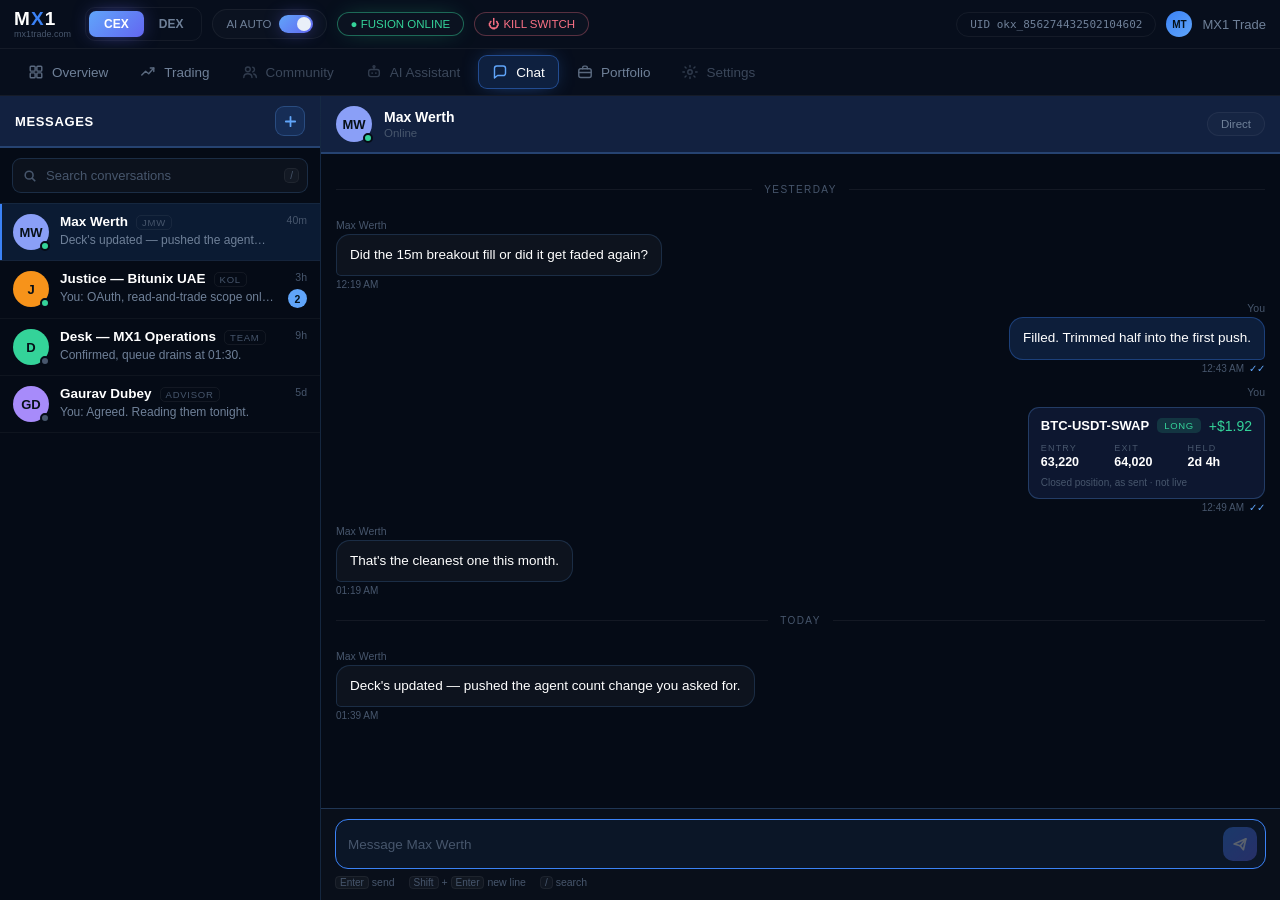
<file: chat (2).html>
<!DOCTYPE html>
<meta charset="utf-8" />
<meta name="viewport" content="width=device-width, initial-scale=1" />
<title>MX1 Trade — Chat</title>

<style>
  :root {
    --bg: #050b16; --bar: #070e1c; --panel: #0b1424; --panel-2: #0a1220;
    --hair: rgba(255,255,255,.07);
    --text: #e9eff8; --muted: #8093ab; --dim: #4c5a70;
    --brand: #3b82f6; --brand-2: #60a5fa; --brand-strong: #2563eb;
    --edge: rgba(59,130,246,.22); --head: #122140; --warn: #fbbf24;
    --accent: var(--brand); --accent-soft: rgba(59,130,246,.16);
    --accent-edge: rgba(59,130,246,.34);
    --pos: #34d399; --neg: #fb7185;
    --hero: #0d1730;

    /* Seams carry a trace of the brand rather than neutral white — the same
       ring hierarchy the strip uses on Overview. */
    --ring-seam: rgba(96,165,250,.18);
    --ring-card: rgba(96,165,250,.26);
  }
  * { box-sizing: border-box; }
  [hidden] { display: none !important; }
  html, body { height: 100%; }
  body { margin:0; background:var(--bg); color:var(--text); font-size:14px; overflow:hidden;
         font-family:"Inter",-apple-system,BlinkMacSystemFont,"Segoe UI",sans-serif;
         -webkit-font-smoothing:antialiased; text-rendering:optimizeLegibility;
         font-feature-settings:"tnum" 1,"kern" 1; }
  .label { font-size:10px; letter-spacing:.16em; text-transform:uppercase; color:var(--muted); }
  .num { font-variant-numeric:tabular-nums; }
  .up { color:var(--pos); } .down { color:var(--neg); }
  @keyframes pulse { 0%,100%{opacity:1} 50%{opacity:.3} }

  /* ------------------------------------------------------------- chrome */
  .topbar { display:flex; align-items:center; gap:10px; padding:7px 14px;
            background:var(--bar); border-bottom:1px solid var(--hair);
            flex-wrap:nowrap; overflow-x:auto; scrollbar-width:none; }
  .topbar::-webkit-scrollbar { display:none; }
  .brand { display:flex; flex-direction:column; line-height:1; margin-right:4px; }
  .brand b { font-size:19px; letter-spacing:.06em; }
  .brand b i { font-style:normal; color:var(--brand); }
  .brand span { font-size:9px; color:var(--dim); margin-top:2px; }
  .seg { display:inline-flex; border:1px solid var(--hair); border-radius:10px; padding:3px; }
  .seg button { background:none; border:0; color:var(--muted); font:inherit; font-size:12px;
                font-weight:600; padding:6px 15px; cursor:pointer; border-radius:7px; }
  .seg button[aria-pressed="true"] { background:linear-gradient(135deg,#60a5fa,#6366f1); color:#fff;
                                     box-shadow:0 0 20px -5px rgba(99,102,241,.8); }
  .chip { font:inherit; display:inline-flex; align-items:center; gap:7px; border:1px solid var(--hair);
          border-radius:999px; padding:5px 13px; font-size:11.5px; color:var(--muted);
          background:rgba(255,255,255,.02); white-space:nowrap; }
  button.chip { cursor:pointer; }
  .chip.online { border-color:rgba(52,211,153,.45); color:var(--pos);
                 box-shadow:0 0 22px -9px rgba(52,211,153,.75); }
  .chip.kill { border-color:rgba(251,113,133,.32); color:var(--neg);
               transition:box-shadow .25s, border-color .25s; }
  .chip.kill:hover { border-color:rgba(251,113,133,.75);
                     box-shadow:0 0 24px -8px rgba(251,113,133,.8); }
  .toggle { width:34px; height:18px; border-radius:999px; background:#16233a; position:relative;
            transition:background .3s, box-shadow .3s; }
  .toggle::after { content:""; position:absolute; top:2px; left:2px; width:14px; height:14px;
                   border-radius:50%; background:#e9eff8; transition:left .28s cubic-bezier(.4,0,.2,1); }
  .toggle.on { background:linear-gradient(135deg,#60a5fa,#6366f1);
               box-shadow:0 0 18px -4px rgba(99,102,241,.85); }
  .toggle.on::after { left:18px; }
  .uid { border:1px solid var(--hair); border-radius:999px; padding:5px 13px; font-size:11px;
         color:var(--muted); font-family:ui-monospace,monospace; margin-left:auto; }
  .avatar { width:26px; height:26px; border-radius:50%; display:grid; place-items:center;
            background:linear-gradient(140deg,var(--brand),var(--brand-2));
            font-size:10px; font-weight:700; color:#04121c; flex:0 0 auto; }

  .nav { display:flex; gap:4px; padding:6px 14px; background:var(--bar);
         border-bottom:1px solid var(--hair); overflow-x:auto; scrollbar-width:none; }
  .nav::-webkit-scrollbar { display:none; }
  .nav a { display:inline-flex; align-items:center; gap:8px; color:var(--muted);
           text-decoration:none; font-size:13.5px; padding:8px 13px; border-radius:9px;
           border:1px solid transparent; white-space:nowrap;
           transition:background .25s, box-shadow .35s, color .25s; }
  .nav a svg { width:16px; height:16px; fill:none; stroke:currentColor; stroke-width:1.6;
               stroke-linecap:round; stroke-linejoin:round; opacity:.8; flex:0 0 auto; }
  .nav a:hover { color:var(--text); background:rgba(255,255,255,.05); }
  .nav a.on { color:#fff; background:rgba(59,130,246,.16); border-color:rgba(59,130,246,.45);
              box-shadow:0 0 22px -9px rgba(59,130,246,.9); }
  .nav a.on svg { color:var(--brand-2); opacity:1; }
  .nav a.soon { opacity:.5; cursor:not-allowed; }
  .nav a.soon:hover { background:none; color:var(--muted); }

  /* ---- shell -------------------------------------------------------------
     The window never scrolls; each pane scrolls under the cursor. Same model
     as the trading terminal, so the two pages behave the same way. */
  .app { display:grid; height:100vh; overflow:hidden;
         grid-template-rows:auto auto minmax(0,1fr); }
  .app > * { min-width:0; max-width:100vw; }

  /* Two panes, seam between them. The list is a fixed rail; the thread takes
     the rest. An empty thread should never be the widest thing on screen —
     the composer stays mounted so the page has a shape before any message
     exists. */
  .work { display:grid; min-height:0; overflow:hidden; background:var(--ring-seam);
          gap:1px; grid-template-columns:minmax(0,1fr); }
  @media (min-width:880px)  { .work { grid-template-columns:320px minmax(0,1fr); } }
  @media (min-width:1400px) { .work { grid-template-columns:360px minmax(0,1fr); } }

  .region { background:var(--bg); min-height:0; min-width:0;
            display:flex; flex-direction:column; overflow:hidden; }

  /* ---- list rail ---- */
  .rail-head { flex:0 0 auto; display:flex; align-items:center; justify-content:space-between;
               gap:12px; min-height:56px; padding:10px 16px; background:var(--head);
               border-bottom:2px solid var(--ring-card); }
  /* Sans, not serif. On Overview and Portfolio the serif is reserved for the
     figures you actually read — equity, P&L. A panel title in Georgia breaks
     that rule and makes the page look like a different product. */
  .rail-head h1 { margin:0; font-size:13px; letter-spacing:.05em; text-transform:uppercase;
                  font-weight:700; }
  .icon-btn { width:30px; height:30px; border-radius:9px; display:grid; place-items:center;
              background:rgba(59,130,246,.12); border:1px solid var(--edge); color:var(--brand-2);
              cursor:pointer; flex:0 0 auto; transition:background .2s, border-color .2s; }
  .icon-btn:hover { background:rgba(59,130,246,.24); border-color:var(--brand); }
  .icon-btn svg { width:15px; height:15px; fill:none; stroke:currentColor; stroke-width:1.9;
                  stroke-linecap:round; }

  .searchbar { flex:0 0 auto; padding:10px 12px; border-bottom:1px solid var(--ring-seam); }
  .search { position:relative; display:flex; align-items:center; }
  .search svg { position:absolute; left:11px; width:14px; height:14px; fill:none;
                stroke:var(--dim); stroke-width:1.8; pointer-events:none; }
  .search input { width:100%; background:rgba(255,255,255,.03); border:1px solid var(--ring-seam);
                  color:var(--text); font:inherit; font-size:13px; padding:9px 34px 9px 33px;
                  border-radius:9px; }
  .search input::placeholder { color:var(--dim); }
  .search input:focus { outline:none; border-color:var(--brand); background:rgba(59,130,246,.07); }
  .search kbd { position:absolute; right:9px; font:inherit; font-size:10px; color:var(--dim);
                border:1px solid var(--hair); border-radius:5px; padding:1px 5px;
                background:rgba(255,255,255,.03); }
  .search input:focus + kbd, .search input:not(:placeholder-shown) + kbd { display:none; }

  .list { flex:1 1 auto; min-height:0; overflow-y:auto; overscroll-behavior:contain; }

  .conv { display:grid; grid-template-columns:auto minmax(0,1fr) auto; gap:11px;
          align-items:start; width:100%; text-align:left; background:none; border:0;
          border-bottom:1px solid rgba(255,255,255,.04); color:inherit; font:inherit;
          padding:12px 14px; cursor:pointer; transition:background .18s; }
  .conv:hover { background:rgba(96,165,250,.05); }
  .conv[aria-selected="true"] { background:rgba(59,130,246,.13);
                                box-shadow:inset 2px 0 0 var(--brand); }
  .conv:focus-visible { outline:2px solid var(--brand); outline-offset:-2px; }
  .conv .who { display:flex; align-items:baseline; gap:8px; min-width:0; }
  .conv .who b { font-size:13.5px; font-weight:600; white-space:nowrap;
                 overflow:hidden; text-overflow:ellipsis; }
  .conv .tagline { font-size:9.5px; letter-spacing:.08em; text-transform:uppercase;
                   color:var(--dim); border:1px solid var(--hair); border-radius:5px;
                   padding:1px 5px; flex:0 0 auto; }
  .conv .last { font-size:12px; color:var(--muted); margin-top:3px;
                display:-webkit-box; -webkit-line-clamp:1; -webkit-box-orient:vertical;
                overflow:hidden; }
  .conv .meta { display:flex; flex-direction:column; align-items:flex-end; gap:6px; flex:0 0 auto; }
  .conv .when { font-size:10.5px; color:var(--dim); font-variant-numeric:tabular-nums;
                white-space:nowrap; }
  .badge { min-width:19px; height:19px; padding:0 6px; border-radius:999px; display:grid;
           place-items:center; font-size:10.5px; font-weight:700; color:#04121c;
           background:var(--brand-2); font-variant-numeric:tabular-nums; }

  .ava-wrap { position:relative; flex:0 0 auto; }
  .ava { width:36px; height:36px; border-radius:50%; display:grid; place-items:center;
         font-size:13px; font-weight:700; color:#071018; }
  .presence { position:absolute; right:-1px; bottom:-1px; width:10px; height:10px;
              border-radius:50%; border:2px solid var(--bg); background:var(--dim); }
  .presence.on { background:var(--pos); }

  /* ---- thread ---- */
  .thread-head { flex:0 0 auto; display:flex; align-items:center; gap:12px;
                 min-height:56px; padding:10px 18px; background:var(--head);
                 border-bottom:2px solid var(--ring-card); }
  .thread-head .title { min-width:0; }
  .thread-head b { display:block; font-size:14px; font-weight:600; }
  .thread-head .sub { font-size:11.5px; color:var(--dim); margin-top:2px; }
  .thread-head .spacer { margin-left:auto; }

  .msgs { flex:1 1 auto; min-height:0; overflow-y:auto; overscroll-behavior:contain;
          padding:18px 18px 8px; display:flex; flex-direction:column; gap:3px; }

  .daysep { display:flex; align-items:center; gap:12px; margin:16px 0 12px; }
  .daysep::before, .daysep::after { content:""; flex:1; height:1px;
                                    background:rgba(255,255,255,.06); }
  .daysep span { font-size:10px; letter-spacing:.14em; text-transform:uppercase;
                 color:var(--dim); }

  /* Without align-self the wrapper stretches to the column and every bubble
     renders at the full 78%, so a three-word reply looked the same size as a
     paragraph. width:fit-content lets it shrink to what was actually said. */
  .msg { max-width:min(620px, 78%); width:fit-content; display:flex; flex-direction:column;
         align-self:flex-start; align-items:flex-start; }
  .msg.me { align-self:flex-end; align-items:flex-end; }
  .msg .who { font-size:10.5px; color:var(--dim); margin:9px 0 3px; }
  .msg:first-child .who { margin-top:0; }
  .bubble { padding:10px 13px; border-radius:14px; font-size:13.5px; line-height:1.5;
            border:1px solid var(--ring-seam); background:rgba(255,255,255,.035);
            border-bottom-left-radius:5px; }
  .msg.me .bubble { background:rgba(59,130,246,.16); border-color:var(--accent-edge);
                    border-bottom-left-radius:14px; border-bottom-right-radius:5px; }
  /* Runs of messages from one person collapse their tails, so a burst reads as
     one turn rather than five separate shouts. */
  .msg.run .bubble { border-bottom-left-radius:14px; border-top-left-radius:5px; }
  .msg.me.run .bubble { border-bottom-right-radius:14px; border-top-right-radius:5px; }
  .msg.run .who { display:none; }
  /* A timestamp under every bubble is noise — the eye reads a run as one turn,
     so only its final message is stamped. Which one that is gets decided in
     renderThread(), where the run is already known. */
  .stamp { font-size:10px; color:var(--dim); margin-top:3px; font-variant-numeric:tabular-nums;
           display:flex; align-items:center; gap:5px; }
  .stamp .tick { color:var(--brand-2); }

  /* A trading chat's most-sent artifact isn't a sentence, it's a position. This
     is the one bespoke message type: it stays a quotation of what was open at
     the time, not a live tile, so scrollback doesn't silently rewrite itself. */
  .pos-quote { margin-top:6px; border:1px solid var(--ring-card); border-radius:11px;
               background:var(--hero); padding:10px 12px; min-width:230px; }
  .pos-quote .pq-top { display:flex; align-items:center; gap:8px; }
  .pos-quote .sym { font-size:13px; font-weight:700; }
  .tag { font-size:9.5px; letter-spacing:.07em; padding:2px 7px; border-radius:5px; }
  .tag.long { background:rgba(52,211,153,.16); color:var(--pos); }
  .tag.short { background:rgba(251,113,133,.16); color:var(--neg); }
  .pq-grid { display:grid; grid-template-columns:repeat(3,minmax(0,1fr)); gap:9px; margin-top:9px; }
  .pq-grid .k { font-size:9px; letter-spacing:.13em; text-transform:uppercase; color:var(--dim); }
  .pq-grid .v { font-size:12.5px; font-weight:600; margin-top:2px;
                font-variant-numeric:tabular-nums; }
  .pq-note { font-size:10px; color:var(--dim); margin-top:8px; }

  .typing { display:flex; align-items:center; gap:7px; padding:0 18px 8px;
            font-size:11.5px; color:var(--dim); flex:0 0 auto; min-height:22px; }
  .typing i { width:5px; height:5px; border-radius:50%; background:var(--dim);
              animation:pulse 1.2s ease-in-out infinite; }
  .typing i:nth-child(2) { animation-delay:.18s; }
  .typing i:nth-child(3) { animation-delay:.36s; }

  /* ---- composer ----------------------------------------------------------
     Mounted whether or not a conversation is open. A page whose shape only
     appears after you click something teaches you nothing about what it does. */
  .composer { flex:0 0 auto; padding:12px 16px 14px; border-top:1px solid var(--ring-card);
              background:rgba(255,255,255,.015); }
  .cbox { display:flex; align-items:flex-end; gap:9px; border:1px solid var(--ring-seam);
          border-radius:13px; background:rgba(255,255,255,.03); padding:7px 8px 7px 12px;
          transition:border-color .2s, background .2s; }
  .cbox:focus-within { border-color:var(--brand); background:rgba(59,130,246,.06); }
  .cbox textarea { flex:1 1 auto; background:none; border:0; color:var(--text); font:inherit;
                   font-size:13.5px; line-height:1.5; resize:none; padding:6px 0;
                   max-height:132px; min-height:26px; }
  .cbox textarea:focus { outline:none; }
  .cbox textarea::placeholder { color:var(--dim); }
  .cbox textarea:disabled { cursor:not-allowed; }
  .send { width:34px; height:34px; border-radius:10px; border:0; cursor:pointer; flex:0 0 auto;
          display:grid; place-items:center; color:#fff;
          background:linear-gradient(135deg,#3b82f6,#6366f1);
          box-shadow:0 0 22px -8px rgba(99,102,241,.9);
          transition:filter .18s, opacity .18s; }
  .send:hover:not(:disabled) { filter:brightness(1.12); }
  .send:disabled { opacity:.32; cursor:not-allowed; box-shadow:none; }
  .send svg { width:16px; height:16px; fill:none; stroke:currentColor; stroke-width:1.9;
              stroke-linecap:round; stroke-linejoin:round; }
  .chint { display:flex; gap:14px; margin-top:7px; font-size:10.5px; color:var(--dim); }
  .chint kbd { border:1px solid var(--hair); border-radius:4px; padding:0 4px;
               background:rgba(255,255,255,.03); font:inherit; font-size:10px; }

  /* ---- empty states ------------------------------------------------------
     An empty screen is an invitation to act, not a description of absence.
     The old pair said "No conversations yet" on the left and "select one on
     the left" on the right — the second instructing you to click something the
     first had just said doesn't exist. */
  .empty { flex:1 1 auto; display:grid; place-items:center; padding:32px 26px; }
  .empty-in { text-align:center; max-width:330px; }
  .empty-mark { width:46px; height:46px; margin:0 auto 14px; border-radius:14px;
                display:grid; place-items:center; background:rgba(59,130,246,.10);
                border:1px solid var(--edge); color:var(--brand-2); }
  .empty-mark svg { width:21px; height:21px; fill:none; stroke:currentColor; stroke-width:1.6;
                    stroke-linecap:round; stroke-linejoin:round; }
  .empty h2 { margin:0 0 6px; font-size:15px; font-weight:600; }
  .empty p { margin:0; font-size:12.5px; color:var(--muted); line-height:1.6; }
  .empty .btn { margin-top:15px; display:inline-flex; align-items:center; gap:8px;
                background:rgba(59,130,246,.12); border:1px solid var(--edge);
                color:var(--brand-2); font:inherit; font-size:12.5px; padding:9px 17px;
                border-radius:10px; cursor:pointer; transition:background .2s, border-color .2s; }
  .empty .btn:hover { background:rgba(59,130,246,.24); border-color:var(--brand); }
  .empty .btn svg { width:14px; height:14px; fill:none; stroke:currentColor; stroke-width:1.9;
                    stroke-linecap:round; }

  /* ---- scroll affordance + bars ---- */
  .list, .msgs { scrollbar-width:thin; scrollbar-color:rgba(96,165,250,.45) transparent; }
  .list::-webkit-scrollbar, .msgs::-webkit-scrollbar { width:10px; }
  .list::-webkit-scrollbar-thumb, .msgs::-webkit-scrollbar-thumb {
    background:rgba(96,165,250,.45); border-radius:5px;
    border:2px solid transparent; background-clip:padding-box; }
  .list::-webkit-scrollbar-track, .msgs::-webkit-scrollbar-track { background:transparent; }

  :focus-visible { outline:2px solid var(--brand); outline-offset:2px; }

  /* ---- ambient + dither, matching the other pages ---- */
  body::before { content:""; position:fixed; inset:0; pointer-events:none; z-index:0;
    background:
      radial-gradient(1100px 520px at 15% -8%, rgba(59,130,246,.13), transparent 62%),
      radial-gradient(820px 420px at 88% 4%,   rgba(99,102,241,.09), transparent 60%); }
  body::after { content:""; position:fixed; inset:0; pointer-events:none; z-index:0;
    opacity:.035; mix-blend-mode:overlay;
    background-image:url("data:image/svg+xml,%3Csvg xmlns='http://www.w3.org/2000/svg' width='140' height='140'%3E%3Cfilter id='n'%3E%3CfeTurbulence type='fractalNoise' baseFrequency='.85' numOctaves='3' stitchTiles='stitch'/%3E%3C/filter%3E%3Crect width='140' height='140' filter='url(%23n)'/%3E%3C/svg%3E");
    background-size:140px 140px; }
  .app { position:relative; z-index:1; }

  /* ---- sharp mode (matches the other three pages) ---- */
  body.sharp {
    --panel:#0a0f19; --panel-2:#080d15;
    --hair:rgba(255,255,255,.055); --edge:rgba(96,165,250,.26);
    --text:#ffffff; --muted:#6f8098; --dim:#47566c;
    --hero:#0d1730;              /* restated: body.sharp out-specifies :root */
  }
  body.sharp .rail-head, body.sharp .thread-head { padding:10px 15px; min-height:52px; }
  body.sharp .conv { padding:10px 13px; }
  body.sharp .msgs { padding:14px 15px 6px; }
  body.sharp .composer { padding:10px 14px 12px; }
  body.sharp::before { opacity:.45; }

  @media (min-resolution:2dppx) {
    .searchbar, .conv, .thread-head, .composer { border-width:.5px; }
    .rail-head, .thread-head { border-bottom-width:1px; }
  }
  @media (prefers-reduced-motion:reduce) { .typing i { animation:none; } }

  /* Below the two-column breakpoint the rail becomes the whole page and the
     thread slides over it, rather than both being crushed. */
  @media (max-width:879px) {
    .r-thread { position:fixed; inset:0; top:0; z-index:40; background:var(--bg);
                transform:translateX(100%); transition:transform .28s cubic-bezier(.22,.61,.36,1); }
    .r-thread.open { transform:translateX(0); }
    .back { display:inline-grid !important; }
  }
  .back { display:none; width:30px; height:30px; border-radius:9px; place-items:center;
          background:rgba(255,255,255,.04); border:1px solid var(--hair); color:var(--muted);
          cursor:pointer; flex:0 0 auto; }
  .back svg { width:15px; height:15px; fill:none; stroke:currentColor; stroke-width:2;
              stroke-linecap:round; stroke-linejoin:round; }
</style>
<link rel="stylesheet" href="mx1.css" />


<div class="app">

  <div class="topbar">
    <div class="brand"><b>M<i>X</i>1</b><span>mx1trade.com</span></div>
    <div class="seg"><button aria-pressed="true">CEX</button><button aria-pressed="false">DEX</button></div>
    <button class="chip" id="aiAuto" aria-pressed="true">AI AUTO <span class="toggle on"></span></button>
    <div class="chip online">&#9679; FUSION ONLINE</div>
    <button class="chip kill">&#9211; KILL SWITCH</button>
    <div class="uid">UID okx_856274432502104602</div>
    <div class="avatar">MT</div>
    <span style="color:var(--muted);font-size:13px">MX1 Trade</span>
  </div>

  <nav class="nav">
    <a href="index.html"><svg viewBox="0 0 18 18" aria-hidden="true"><rect x="2.5" y="2.5" width="5.5" height="5.5" rx="1"/><rect x="10" y="2.5" width="5.5" height="5.5" rx="1"/><rect x="2.5" y="10" width="5.5" height="5.5" rx="1"/><rect x="10" y="10" width="5.5" height="5.5" rx="1"/></svg>Overview</a>
    <a href="trading.html"><svg viewBox="0 0 18 18" aria-hidden="true"><polyline points="2 12.5 6.3 8.2 9.8 11 15.5 4.5"/><polyline points="11.6 4.5 15.5 4.5 15.5 8.4"/></svg>Trading</a>
    <a href="#" class="soon" title="Not built yet"><svg viewBox="0 0 18 18" aria-hidden="true"><circle cx="6.6" cy="6" r="2.7"/><path d="M2 15.2c0-2.6 2.1-4.2 4.6-4.2s4.6 1.6 4.6 4.2"/><path d="M12.1 3.7a2.7 2.7 0 0 1 0 5.2"/><path d="M13.2 11.2c1.9.5 2.9 1.9 2.9 4"/></svg>Community</a>
    <a href="#" class="soon" title="Not built yet"><svg viewBox="0 0 18 18" aria-hidden="true"><rect x="3" y="6.2" width="12" height="8" rx="2.6"/><circle cx="6.9" cy="10.2" r=".95" fill="currentColor" stroke="none"/><circle cx="11.1" cy="10.2" r=".95" fill="currentColor" stroke="none"/><path d="M9 6.2V3.8"/><circle cx="9" cy="2.9" r="1.1"/></svg>AI Assistant</a>
    <a href="chat.html" class="on"><svg viewBox="0 0 18 18" aria-hidden="true"><path d="M15.2 10.4A2.6 2.6 0 0 1 12.6 13H6.2l-3.4 2.7V4.9A2.6 2.6 0 0 1 5.4 2.3h7.2a2.6 2.6 0 0 1 2.6 2.6z"/></svg>Chat</a>
    <a href="portfolio.html"><svg viewBox="0 0 18 18" aria-hidden="true"><rect x="2" y="5.4" width="14" height="9.8" rx="2.2"/><path d="M6.4 5.4V4a1.6 1.6 0 0 1 1.6-1.6h2A1.6 1.6 0 0 1 11.6 4v1.4"/><path d="M2 9.6h14"/></svg>Portfolio</a>
    <a href="#" class="soon" title="Not built yet"><svg viewBox="0 0 18 18" aria-hidden="true"><circle cx="9" cy="9" r="2.5"/><path d="M9 1.7v1.7M9 14.6v1.7M2.7 9H1M17 9h-1.7M4.6 4.6 3.4 3.4M14.6 14.6l-1.2-1.2M4.6 13.4l-1.2 1.2M14.6 3.4l-1.2 1.2"/></svg>Settings</a>
  </nav>

  <div class="work">

    <!-- ---- conversation rail ---- -->
    <div class="region r-list">
      <div class="rail-head">
        <h1>Messages</h1>
        <button class="icon-btn" id="newChat" title="New conversation" aria-label="New conversation">
          <svg viewBox="0 0 16 16"><path d="M8 3v10M3 8h10"/></svg>
        </button>
      </div>

      <div class="searchbar">
        <label class="search">
          <svg viewBox="0 0 16 16"><circle cx="7" cy="7" r="4.5"/><path d="M10.4 10.4 14 14"/></svg>
          <input id="q" type="search" placeholder="Search conversations" aria-label="Search conversations" />
          <kbd>/</kbd>
        </label>
      </div>

      <div class="list" id="list" role="listbox" aria-label="Conversations"></div>
      <div class="empty" id="listEmpty" hidden>
        <div class="empty-in">
          <span class="empty-mark">
            <svg viewBox="0 0 22 22"><path d="M19 12.7a3.2 3.2 0 0 1-3.2 3.2H7.6L3.4 19.2V6.1A3.2 3.2 0 0 1 6.6 2.9h9.2A3.2 3.2 0 0 1 19 6.1z"/></svg>
          </span>
          <h2 id="emptyTitle">Start a conversation</h2>
          <p id="emptyBody">Message another MX1 trader to compare reads, share a position, or ask about a setup.</p>
          <button class="btn" id="emptyNew">
            <svg viewBox="0 0 16 16"><path d="M8 3v10M3 8h10"/></svg>
            New conversation
          </button>
        </div>
      </div>
    </div>

    <!-- ---- thread ---- -->
    <div class="region r-thread" id="thread">
      <div class="thread-head">
        <button class="back" id="back" aria-label="Back to conversations">
          <svg viewBox="0 0 16 16"><polyline points="10 3 5 8 10 13"/></svg>
        </button>
        <div class="ava-wrap" id="thAvaWrap" hidden>
          <div class="ava" id="thAva"></div>
          <span class="presence" id="thPresence"></span>
        </div>
        <div class="title">
          <b id="thName">Chat</b>
          <div class="sub" id="thSub">No conversation open</div>
        </div>
        <span class="spacer"></span>
        <span class="chip" id="thVenue" hidden></span>
      </div>

      <div class="msgs" id="msgs" role="log" aria-live="polite" aria-label="Messages" hidden></div>

      <div class="empty" id="threadEmpty">
        <div class="empty-in">
          <span class="empty-mark">
            <svg viewBox="0 0 22 22"><path d="M19 12.7a3.2 3.2 0 0 1-3.2 3.2H7.6L3.4 19.2V6.1A3.2 3.2 0 0 1 6.6 2.9h9.2A3.2 3.2 0 0 1 19 6.1z"/></svg>
          </span>
          <h2>Nothing open yet</h2>
          <p>Pick a conversation from the list, or start a new one. Messages are between
             traders — MX1 never asks for keys, seed phrases or funds here.</p>
        </div>
      </div>

      <div class="typing" id="typing" hidden><i></i><i></i><i></i><span id="typingWho"></span></div>

      <div class="composer">
        <div class="cbox">
          <textarea id="input" rows="1" placeholder="Open a conversation to write"
                    aria-label="Message" disabled></textarea>
          <button class="send" id="send" disabled aria-label="Send message">
            <svg viewBox="0 0 18 18"><path d="M2.4 9 15.6 3.2 12.8 15.4 9.2 11z"/><path d="M9.2 11 15.6 3.2"/></svg>
          </button>
        </div>
        <div class="chint">
          <span><kbd>Enter</kbd> send</span>
          <span><kbd>Shift</kbd> + <kbd>Enter</kbd> new line</span>
          <span><kbd>/</kbd> search</span>
        </div>
      </div>
    </div>

  </div>
</div>

<script>
/* ------------------------------------------------------------------ config */
const CONFIG = {
  density: "sharp",   // "sharp" | "soft" — Shift+D toggles live
  wsUrl: "",          // wss://api.mx1trade.com/chat — blank runs the demo set
  me: "MT",
};

const $ = id => document.getElementById(id);
const money = (v, signed) => (signed && v > 0 ? "+" : v < 0 ? "\u2212" : "") + "$" +
  Math.abs(v).toLocaleString(undefined, { minimumFractionDigits:2, maximumFractionDigits:2 });

document.body.classList.toggle("sharp", CONFIG.density === "sharp");
addEventListener("keydown", e => {
  if (e.shiftKey && (e.key === "D" || e.key === "d") && !isTyping(e.target)) {
    CONFIG.density = CONFIG.density === "sharp" ? "soft" : "sharp";
    document.body.classList.toggle("sharp", CONFIG.density === "sharp");
  }
});
const isTyping = el => el && (el.tagName === "TEXTAREA" || el.tagName === "INPUT");

/* ---- data ---------------------------------------------------------------- */
const MIN = 60e3, HOUR = 3600e3, DAY = 86400e3;
const now = Date.now();

let CONVOS = [], active = null, filter = "";

function demoConvos() {
  return [
    { id:"c1", name:"Justice — Bitunix UAE", tag:"KOL", tint:"#f7931a", online:true,
      venue:"Signal group", msgs:[
        { from:"them", t:now - 2*DAY - 3*HOUR, text:"Channel's asking whether Fusion runs the same on Bitunix as it does on OKX." },
        { from:"me",   t:now - 2*DAY - 2.6*HOUR, text:"Same engine, different rail. Execution venue is a config line, the signal path doesn't change." },
        { from:"them", t:now - 4*HOUR, text:"Good. Sending them the OKX walkthrough then." },
        { from:"them", t:now - 3.4*HOUR, text:"One more — do they need their own API keys or is it OAuth?" },
        { from:"me",   t:now - 3*HOUR, text:"OAuth, read-and-trade scope only. No withdrawal permission, and we never hold custody." },
      ]},

    { id:"c2", name:"Max Werth", tag:"JMW", tint:"#8a9ff7", online:true,
      venue:"Direct", msgs:[
        { from:"them", t:now - 26*HOUR, text:"Did the 15m breakout fill or did it get faded again?" },
        { from:"me",   t:now - 25.6*HOUR, text:"Filled. Trimmed half into the first push." },
        { from:"me",   t:now - 25.5*HOUR, pos:{ sym:"BTC-USDT-SWAP", side:"long", size:1,
              entry:63220, exit:64020, pnl:1.92, held:"2d 4h" } },
        { from:"them", t:now - 25*HOUR, text:"That's the cleanest one this month." },
        { from:"them", t:now - 40*MIN, text:"Deck's updated — pushed the agent count change you asked for." },
      ]},

    { id:"c3", name:"Desk — MX1 Operations", tag:"Team", tint:"#34d399", online:false,
      venue:"Internal", msgs:[
        { from:"them", t:now - 3*DAY, text:"Reminder: OKX maintenance window Sunday 02:00–04:00 UTC. Fusion pauses automatically." },
        { from:"me",   t:now - 3*DAY + 20*MIN, text:"Noted. Anything queued should flush before then." },
        { from:"them", t:now - 9*HOUR, text:"Confirmed, queue drains at 01:30." },
      ]},

    { id:"c4", name:"Gaurav Dubey", tag:"Advisor", tint:"#a78bfa", online:false,
      venue:"Direct", msgs:[
        { from:"them", t:now - 6*DAY, text:"Sent notes on the offshore sequencing. UAE first still looks right." },
        { from:"me",   t:now - 6*DAY + 90*MIN, text:"Agreed. Reading them tonight." },
      ]},
  ];
}

/* ---- helpers -------------------------------------------------------------- */
const initials = n => n.replace(/[—–-].*$/, "").trim().split(/\s+/)
  .slice(0,2).map(w => w[0]).join("").toUpperCase();

function whenLabel(t) {
  const d = now - t;
  if (d < MIN) return "now";
  if (d < HOUR) return Math.floor(d/MIN) + "m";
  if (d < DAY)  return Math.floor(d/HOUR) + "h";
  if (d < 7*DAY) return Math.floor(d/DAY) + "d";
  return new Date(t).toLocaleDateString(undefined, { month:"short", day:"numeric" });
}
const clock = t => new Date(t).toLocaleTimeString([], { hour:"2-digit", minute:"2-digit" });

function dayLabel(t) {
  const a = new Date(t); a.setHours(0,0,0,0);
  const b = new Date(); b.setHours(0,0,0,0);
  const diff = Math.round((b - a) / DAY);
  if (diff === 0) return "Today";
  if (diff === 1) return "Yesterday";
  if (diff < 7) return a.toLocaleDateString(undefined, { weekday:"long" });
  return a.toLocaleDateString(undefined, { month:"long", day:"numeric" });
}

const lastOf = c => c.msgs[c.msgs.length - 1];
const preview = m => m ? (m.pos ? "Shared a position \u00b7 " + m.pos.sym : m.text) : "";
const esc = s => String(s).replace(/[&<>"]/g, ch =>
  ({ "&":"&amp;", "<":"&lt;", ">":"&gt;", '"':"&quot;" }[ch]));

/* ---- conversation list ---------------------------------------------------- */
function renderList() {
  const q = filter.trim().toLowerCase();
  const rows = CONVOS.filter(c => !q ||
    c.name.toLowerCase().includes(q) ||
    c.msgs.some(m => (m.text || "").toLowerCase().includes(q)));

  /* Most recent first — a list ordered by anything else makes you hunt for the
     one thing that changed. */
  rows.sort((a, b) => lastOf(b).t - lastOf(a).t);

  const noneAtAll = CONVOS.length === 0;
  $("list").hidden = rows.length === 0;
  $("listEmpty").hidden = rows.length !== 0;

  /* Two different emptinesses, two different answers. "No results" is a dead
     end you fix by clearing the search; "no conversations" is an invitation. */
  if (rows.length === 0) {
    $("emptyTitle").textContent = noneAtAll ? "Start a conversation" : "No matches";
    $("emptyBody").textContent = noneAtAll
      ? "Message another MX1 trader to compare reads, share a position, or ask about a setup."
      : "Nothing here matches \u201c" + filter.trim() + "\u201d. Try a different name or phrase.";
    $("emptyNew").hidden = !noneAtAll;
  }

  $("list").innerHTML = rows.map(c => {
    const m = lastOf(c);
    return `<button class="conv" role="option" data-id="${c.id}"
      aria-selected="${active === c.id}">
      <span class="ava-wrap">
        <span class="ava" style="background:${c.tint}">${initials(c.name)}</span>
        <span class="presence ${c.online ? "on" : ""}"></span>
      </span>
      <span>
        <span class="who"><b>${esc(c.name)}</b><span class="tagline">${esc(c.tag)}</span></span>
        <span class="last">${m.from === "me" ? "You: " : ""}${esc(preview(m))}</span>
      </span>
      <span class="meta">
        <span class="when">${whenLabel(m.t)}</span>
        ${c.unread ? `<span class="badge">${c.unread}</span>` : ""}
      </span>
    </button>`;
  }).join("");
}

$("list").addEventListener("click", e => {
  const b = e.target.closest("[data-id]");
  if (b) openConvo(b.dataset.id);
});

/* ---- thread --------------------------------------------------------------- */
function openConvo(id) {
  const c = CONVOS.find(x => x.id === id);
  if (!c) return;
  active = id;
  c.unread = 0;

  $("thName").textContent = c.name;
  $("thSub").textContent = c.online ? "Online" : "Last seen " + whenLabel(lastOf(c).t) + " ago";
  $("thAvaWrap").hidden = false;
  $("thAva").textContent = initials(c.name);
  $("thAva").style.background = c.tint;
  $("thPresence").className = "presence" + (c.online ? " on" : "");
  $("thVenue").hidden = false;
  $("thVenue").textContent = c.venue;

  $("threadEmpty").hidden = true;
  $("msgs").hidden = false;
  $("input").disabled = false;
  $("input").placeholder = "Message " + c.name.replace(/[—–-].*$/, "").trim();
  $("thread").classList.add("open");

  renderThread();
  renderList();
  $("input").focus();
}

function renderThread() {
  const c = CONVOS.find(x => x.id === active);
  if (!c) return;

  /* A run is the same person inside five minutes. Marking each message with
     whether it continues a run — and whether one continues from it — lets the
     header, the bubble tail and the timestamp all follow from one decision. */
  const runs = c.msgs.map((m, i) => {
    const prev = c.msgs[i - 1], next = c.msgs[i + 1];
    const sameDay = p => p && dayLabel(p.t) === dayLabel(m.t);
    return {
      cont: !!prev && prev.from === m.from && (m.t - prev.t) < 5*MIN && sameDay(prev),
      more: !!next && next.from === m.from && (next.t - m.t) < 5*MIN && sameDay(next),
    };
  });

  let html = "", lastDay = null;

  c.msgs.forEach((m, i) => {
    const d = dayLabel(m.t);
    if (d !== lastDay) { html += `<div class="daysep"><span>${d}</span></div>`; lastDay = d; }

    const mine = m.from === "me";
    const { cont, more } = runs[i];

    html += `<div class="msg ${mine ? "me" : ""} ${cont ? "run" : ""}">
      <span class="who">${mine ? "You" : esc(c.name.replace(/[—–-].*$/, "").trim())}</span>
      ${m.text ? `<div class="bubble">${esc(m.text)}</div>` : ""}
      ${m.pos ? posQuote(m.pos) : ""}
      ${more ? "" : `<span class="stamp">${clock(m.t)}${
        mine ? ' <span class="tick">&#10003;&#10003;</span>' : ""}</span>`}
    </div>`;
  });

  $("msgs").innerHTML = html;
  $("msgs").scrollTop = $("msgs").scrollHeight;
}

/* A position pasted into a thread is a quotation, not a live tile — it keeps
   the numbers as they were when it was sent, so scrollback can't quietly
   rewrite what someone said. */
function posQuote(p) {
  return `<div class="pos-quote">
    <div class="pq-top">
      <span class="sym">${esc(p.sym)}</span>
      <span class="tag ${p.side}">${p.side.toUpperCase()}</span>
      <span style="margin-left:auto" class="${p.pnl >= 0 ? "up" : "down"} num">
        ${money(p.pnl, true)}</span>
    </div>
    <div class="pq-grid">
      <div><div class="k">Entry</div><div class="v">${p.entry.toLocaleString()}</div></div>
      <div><div class="k">Exit</div><div class="v">${p.exit.toLocaleString()}</div></div>
      <div><div class="k">Held</div><div class="v">${esc(p.held)}</div></div>
    </div>
    <div class="pq-note">Closed position, as sent \u00b7 not live</div>
  </div>`;
}

/* ---- composer -------------------------------------------------------------- */
const input = $("input");

function autoGrow() {
  input.style.height = "auto";
  input.style.height = Math.min(input.scrollHeight, 132) + "px";
  $("send").disabled = !input.value.trim() || !active;
}
input.addEventListener("input", autoGrow);

input.addEventListener("keydown", e => {
  if (e.key === "Enter" && !e.shiftKey) { e.preventDefault(); send(); }
});
$("send").addEventListener("click", send);

function send() {
  const text = input.value.trim();
  const c = CONVOS.find(x => x.id === active);
  if (!text || !c) return;

  c.msgs.push({ from:"me", t:Date.now(), text });
  input.value = "";
  autoGrow();
  renderThread(); renderList();

  /* Demo only: the relay supplies the other side in production. */
  if (!CONFIG.wsUrl && c.online) {
    const who = c.name.replace(/[—–-].*$/, "").trim();
    $("typingWho").textContent = who + " is typing";
    $("typing").hidden = false;
    setTimeout(() => {
      $("typing").hidden = true;
      if (active !== c.id) c.unread = (c.unread || 0) + 1;
      c.msgs.push({ from:"them", t:Date.now(),
        text:"Got it — looking now." });
      renderThread(); renderList();
    }, 1600 + Math.random() * 1200);
  }
}

/* ---- search --------------------------------------------------------------- */
$("q").addEventListener("input", e => { filter = e.target.value; renderList(); });

addEventListener("keydown", e => {
  if (e.key === "/" && !isTyping(e.target)) { e.preventDefault(); $("q").focus(); }
  if (e.key === "Escape") {
    if (document.activeElement === $("q")) { $("q").value = ""; filter = ""; renderList(); $("q").blur(); }
    else if (innerWidth < 880) $("thread").classList.remove("open");
  }
});

$("back").addEventListener("click", () => $("thread").classList.remove("open"));

/* ---- new conversation ------------------------------------------------------ */
function newConvo() {
  const name = prompt("Who do you want to message?");
  if (!name || !name.trim()) return;
  const id = "c" + Date.now();
  CONVOS.push({ id, name:name.trim(), tag:"New", tint:"#60a5fa", online:false,
                venue:"Direct", msgs:[{ from:"them", t:Date.now(),
                text:"Conversation started. Say hello." }] });
  filter = ""; $("q").value = "";
  renderList(); openConvo(id);
}
$("newChat").addEventListener("click", newConvo);
$("emptyNew").addEventListener("click", newConvo);

/* ---- topbar switch --------------------------------------------------------- */
$("aiAuto").addEventListener("click", () => {
  const b = $("aiAuto");
  const on = b.getAttribute("aria-pressed") !== "true";
  b.setAttribute("aria-pressed", on);
  b.querySelector(".toggle").classList.toggle("on", on);
});
document.querySelectorAll(".nav a.soon").forEach(a =>
  a.addEventListener("click", e => e.preventDefault()));

/* ---- boot ------------------------------------------------------------------ */
CONVOS = demoConvos();
CONVOS[0].unread = 2;
renderList();
/* On a wide screen an empty right pane is the largest dead area on the page,
   so open the most recent thread. On mobile the list is the page, so don't. */
if (innerWidth >= 880 && CONVOS.length) {
  openConvo(CONVOS.slice().sort((a,b) => lastOf(b).t - lastOf(a).t)[0].id);
}
</script>
</file>
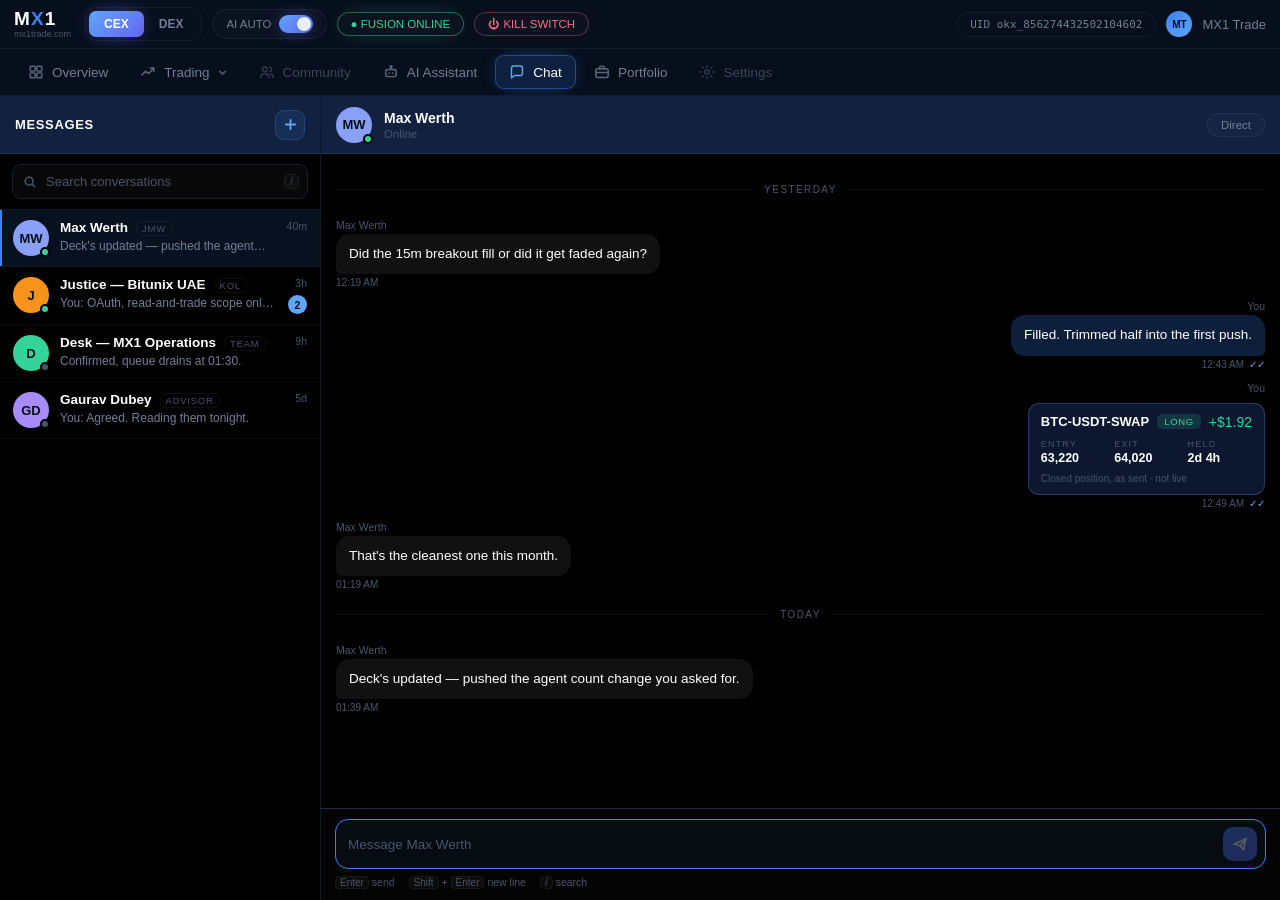
<file: chat.html>
<!DOCTYPE html>
<meta charset="utf-8" />
<meta name="viewport" content="width=device-width, initial-scale=1" />
<title>MX1 Trade — Chat</title>

<style>
  :root {
    --bg: #050b16; --bar: #070e1c; --panel: #0b1424; --panel-2: #0a1220;
    --hair: rgba(255,255,255,.07);
    --text: #e9eff8; --muted: #8093ab; --dim: #4c5a70;
    --brand: #3b82f6; --brand-2: #60a5fa; --brand-strong: #2563eb;
    --edge: rgba(59,130,246,.22); --head: #122140; --warn: #fbbf24;
    --accent: var(--brand); --accent-soft: rgba(59,130,246,.16);
    --accent-edge: rgba(59,130,246,.34);
    --pos: #34d399; --neg: #fb7185;
    --hero: #0d1730;

    /* Seams carry a trace of the brand rather than neutral white — the same
       ring hierarchy the strip uses on Overview. */
    --ring-seam: rgba(96,165,250,.14);
    --ring-card: rgba(96,165,250,.26);
  }
  * { box-sizing: border-box; }
  [hidden] { display: none !important; }
  html, body { height: 100%; }
  body { margin:0; background:var(--bg); color:var(--text); font-size:14px; overflow:hidden;
         font-family:"Inter",-apple-system,BlinkMacSystemFont,"Segoe UI",sans-serif;
         -webkit-font-smoothing:antialiased; text-rendering:optimizeLegibility;
         font-feature-settings:"tnum" 1,"kern" 1; }
  .label { font-size:10px; letter-spacing:.16em; text-transform:uppercase; color:var(--muted); }
  .num { font-variant-numeric:tabular-nums; }
  .up { color:var(--pos); } .down { color:var(--neg); }
  @keyframes pulse { 0%,100%{opacity:1} 50%{opacity:.3} }

  /* ------------------------------------------------------------- chrome */
  .topbar { display:flex; align-items:center; gap:10px; padding:7px 14px;
            background:var(--bar); border-bottom:1px solid var(--hair);
            flex-wrap:nowrap; overflow-x:auto; scrollbar-width:none; }
  .topbar::-webkit-scrollbar { display:none; }
  .brand { display:flex; flex-direction:column; line-height:1; margin-right:4px; }
  .brand b { font-size:19px; letter-spacing:.06em; }
  .brand b i { font-style:normal; color:var(--brand); }
  .brand span { font-size:9px; color:var(--dim); margin-top:2px; }
  .seg { display:inline-flex; border:1px solid var(--hair); border-radius:10px; padding:3px; }
  .seg button { background:none; border:0; color:var(--muted); font:inherit; font-size:12px;
                font-weight:600; padding:6px 15px; cursor:pointer; border-radius:7px; }
  .seg button[aria-pressed="true"] { background:linear-gradient(135deg,#60a5fa,#6366f1); color:#fff;
                                     box-shadow:0 0 20px -5px rgba(99,102,241,.8); }
  .chip { font:inherit; display:inline-flex; align-items:center; gap:7px; border:1px solid var(--hair);
          border-radius:999px; padding:5px 13px; font-size:11.5px; color:var(--muted);
          background:rgba(255,255,255,.02); white-space:nowrap; }
  button.chip { cursor:pointer; }
  .chip.online { border-color:rgba(52,211,153,.45); color:var(--pos);
                 box-shadow:0 0 22px -9px rgba(52,211,153,.75); }
  .chip.kill { border-color:rgba(251,113,133,.32); color:var(--neg);
               transition:box-shadow .25s, border-color .25s; }
  .chip.kill:hover { border-color:rgba(251,113,133,.75);
                     box-shadow:0 0 24px -8px rgba(251,113,133,.8); }
  .toggle { width:34px; height:18px; border-radius:999px; background:#16233a; position:relative;
            transition:background .3s, box-shadow .3s; }
  .toggle::after { content:""; position:absolute; top:2px; left:2px; width:14px; height:14px;
                   border-radius:50%; background:#e9eff8; transition:left .28s cubic-bezier(.4,0,.2,1); }
  .toggle.on { background:linear-gradient(135deg,#60a5fa,#6366f1);
               box-shadow:0 0 18px -4px rgba(99,102,241,.85); }
  .toggle.on::after { left:18px; }
  .uid { border:1px solid var(--hair); border-radius:999px; padding:5px 13px; font-size:11px;
         color:var(--muted); font-family:ui-monospace,monospace; margin-left:auto; }
  .avatar { width:26px; height:26px; border-radius:50%; display:grid; place-items:center;
            background:linear-gradient(140deg,var(--brand),var(--brand-2));
            font-size:10px; font-weight:700; color:#04121c; flex:0 0 auto; }

  .nav { display:flex; gap:4px; padding:6px 14px; background:var(--bar);
         border-bottom:1px solid var(--hair); overflow-x:auto; scrollbar-width:none; }
  .nav::-webkit-scrollbar { display:none; }
  .nav a { display:inline-flex; align-items:center; gap:8px; color:var(--muted);
           text-decoration:none; font-size:13.5px; padding:8px 13px; border-radius:9px;
           border:1px solid transparent; white-space:nowrap;
           transition:background .25s, box-shadow .35s, color .25s; }
  .nav a svg { width:16px; height:16px; fill:none; stroke:currentColor; stroke-width:1.6;
               stroke-linecap:round; stroke-linejoin:round; opacity:.8; flex:0 0 auto; }
  .nav a:hover { color:var(--text); background:rgba(255,255,255,.05); }
  .nav a.on { color:#fff; background:rgba(59,130,246,.16); border-color:rgba(59,130,246,.45);
              box-shadow:0 0 22px -9px rgba(59,130,246,.9); }
  .nav a.on svg { color:var(--brand-2); opacity:1; }
  .nav a.soon { opacity:.5; cursor:not-allowed; }
  .nav a.soon:hover { background:none; color:var(--muted); }

  /* ---- shell -------------------------------------------------------------
     The window never scrolls; each pane scrolls under the cursor. Same model
     as the trading terminal, so the two pages behave the same way. */
  .app { display:grid; height:100vh; overflow:hidden;
         grid-template-rows:auto auto minmax(0,1fr); }
  .app > * { min-width:0; max-width:100vw; }

  /* Two panes, seam between them. The list is a fixed rail; the thread takes
     the rest. An empty thread should never be the widest thing on screen —
     the composer stays mounted so the page has a shape before any message
     exists. */
  .work { display:grid; min-height:0; overflow:hidden; background:var(--ring-seam);
          gap:1px; grid-template-columns:minmax(0,1fr); }
  @media (min-width:880px)  { .work { grid-template-columns:320px minmax(0,1fr); } }
  @media (min-width:1400px) { .work { grid-template-columns:360px minmax(0,1fr); } }

  .region { background:var(--bg); min-height:0; min-width:0;
            display:flex; flex-direction:column; overflow:hidden; }

  /* ---- list rail ---- */
  .rail-head { flex:0 0 auto; display:flex; align-items:center; justify-content:space-between;
               gap:12px; height:62px; padding:0 16px; background:var(--head);
               border-bottom:1px solid var(--edge); }
  /* Sans, not serif. On Overview and Portfolio the serif is reserved for the
     figures you actually read — equity, P&L. A panel title in Georgia breaks
     that rule and makes the page look like a different product. */
  .rail-head h1 { margin:0; font-size:13px; letter-spacing:.05em; text-transform:uppercase;
                  font-weight:700; }
  .icon-btn { width:30px; height:30px; border-radius:9px; display:grid; place-items:center;
              background:rgba(59,130,246,.12); border:1px solid var(--edge); color:var(--brand-2);
              cursor:pointer; flex:0 0 auto; transition:background .2s, border-color .2s; }
  .icon-btn:hover { background:rgba(59,130,246,.24); border-color:var(--brand); }
  .icon-btn svg { width:15px; height:15px; fill:none; stroke:currentColor; stroke-width:1.9;
                  stroke-linecap:round; }

  .searchbar { flex:0 0 auto; padding:10px 12px; border-bottom:1px solid var(--ring-seam); }
  .search { position:relative; display:flex; align-items:center; }
  .search svg { position:absolute; left:11px; width:14px; height:14px; fill:none;
                stroke:var(--dim); stroke-width:1.8; pointer-events:none; }
  .search input { width:100%; background:rgba(255,255,255,.03); border:1px solid var(--ring-seam);
                  color:var(--text); font:inherit; font-size:13px; padding:9px 34px 9px 33px;
                  border-radius:9px; }
  .search input::placeholder { color:var(--dim); }
  .search input:focus { outline:none; border-color:var(--brand); background:rgba(59,130,246,.07); }
  .search kbd { position:absolute; right:9px; font:inherit; font-size:10px; color:var(--dim);
                border:1px solid var(--hair); border-radius:5px; padding:1px 5px;
                background:rgba(255,255,255,.03); }
  .search input:focus + kbd, .search input:not(:placeholder-shown) + kbd { display:none; }

  .list { flex:1 1 auto; min-height:0; overflow-y:auto; overscroll-behavior:contain; }

  .conv { display:grid; grid-template-columns:auto minmax(0,1fr) auto; gap:11px;
          align-items:start; width:100%; text-align:left; background:none; border:0;
          border-bottom:1px solid rgba(255,255,255,.04); color:inherit; font:inherit;
          padding:12px 14px; cursor:pointer; transition:background .18s; }
  .conv:hover { background:rgba(96,165,250,.05); }
  .conv[aria-selected="true"] { background:rgba(59,130,246,.13);
                                box-shadow:inset 2px 0 0 var(--brand); }
  .conv:focus-visible { outline:2px solid var(--brand); outline-offset:-2px; }
  .conv .who { display:flex; align-items:baseline; gap:8px; min-width:0; }
  .conv .who b { font-size:13.5px; font-weight:600; white-space:nowrap;
                 overflow:hidden; text-overflow:ellipsis; }
  .conv .tagline { font-size:9.5px; letter-spacing:.08em; text-transform:uppercase;
                   color:var(--dim); border:1px solid var(--hair); border-radius:5px;
                   padding:1px 5px; flex:0 0 auto; }
  .conv .last { font-size:12px; color:var(--muted); margin-top:3px;
                display:-webkit-box; -webkit-line-clamp:1; -webkit-box-orient:vertical;
                overflow:hidden; }
  .conv .meta { display:flex; flex-direction:column; align-items:flex-end; gap:6px; flex:0 0 auto; }
  .conv .when { font-size:10.5px; color:var(--dim); font-variant-numeric:tabular-nums;
                white-space:nowrap; }
  .badge { min-width:19px; height:19px; padding:0 6px; border-radius:999px; display:grid;
           place-items:center; font-size:10.5px; font-weight:700; color:#04121c;
           background:var(--brand-2); font-variant-numeric:tabular-nums; }

  .ava-wrap { position:relative; flex:0 0 auto; }
  .ava { width:36px; height:36px; border-radius:50%; display:grid; place-items:center;
         font-size:13px; font-weight:700; color:#071018; }
  .presence { position:absolute; right:-1px; bottom:-1px; width:10px; height:10px;
              border-radius:50%; border:2px solid var(--bg); background:var(--dim); }
  .presence.on { background:var(--pos); }

  /* ---- thread ---- */
  .thread-head { flex:0 0 auto; display:flex; align-items:center; gap:12px;
                 height:62px; padding:0 18px; background:var(--head);
                 border-bottom:1px solid var(--edge); }
  .thread-head .title { min-width:0; }
  .thread-head b { display:block; font-size:14px; font-weight:600; }
  .thread-head .sub { font-size:11.5px; color:var(--dim); margin-top:2px; }
  .thread-head .spacer { margin-left:auto; }

  .msgs { flex:1 1 auto; min-height:0; overflow-y:auto; overscroll-behavior:contain;
          padding:18px 18px 8px; display:flex; flex-direction:column; gap:3px; }

  .daysep { display:flex; align-items:center; gap:12px; margin:16px 0 12px; }
  .daysep::before, .daysep::after { content:""; flex:1; height:1px;
                                    background:rgba(255,255,255,.06); }
  .daysep span { font-size:10px; letter-spacing:.14em; text-transform:uppercase;
                 color:var(--dim); }

  /* Without align-self the wrapper stretches to the column and every bubble
     renders at the full 78%, so a three-word reply looked the same size as a
     paragraph. width:fit-content lets it shrink to what was actually said. */
  .msg { max-width:min(620px, 78%); width:fit-content; display:flex; flex-direction:column;
         align-self:flex-start; align-items:flex-start; }
  .msg.me { align-self:flex-end; align-items:flex-end; }
  .msg .who { font-size:10.5px; color:var(--dim); margin:9px 0 3px; }
  .msg:first-child .who { margin-top:0; }
  /* Fill carries the shape, not an outline. On black a 1px border around a
     near-empty fill reads as an empty rectangle with text in it — the border
     does the work and the bubble doesn't. Raising the fill and dropping the
     border gives two materials instead of two outlines, and it still holds up
     against a pure black pane. */
  .bubble { padding:10px 13px; border-radius:14px; font-size:13.5px; line-height:1.5;
            border:0; background:rgba(255,255,255,.065);
            border-bottom-left-radius:5px; }
  /* Your side runs a shade stronger so the thread splits into two voices at a
     glance rather than on inspection. */
  .msg.me .bubble { background:rgba(59,130,246,.24);
                    border-bottom-left-radius:14px; border-bottom-right-radius:5px; }
  /* Runs of messages from one person collapse their tails, so a burst reads as
     one turn rather than five separate shouts. */
  .msg.run .bubble { border-bottom-left-radius:14px; border-top-left-radius:5px; }
  .msg.me.run .bubble { border-bottom-right-radius:14px; border-top-right-radius:5px; }
  .msg.run .who { display:none; }
  /* A timestamp under every bubble is noise — the eye reads a run as one turn,
     so only its final message is stamped. Which one that is gets decided in
     renderThread(), where the run is already known. */
  .stamp { font-size:10px; color:var(--dim); margin-top:3px; font-variant-numeric:tabular-nums;
           display:flex; align-items:center; gap:5px; }
  .stamp .tick { color:var(--brand-2); }

  /* A trading chat's most-sent artifact isn't a sentence, it's a position. This
     is the one bespoke message type: it stays a quotation of what was open at
     the time, not a live tile, so scrollback doesn't silently rewrite itself. */
  .pos-quote { margin-top:6px; border:1px solid var(--ring-card); border-radius:11px;
               background:var(--hero); padding:10px 12px; min-width:230px; }
  .pos-quote .pq-top { display:flex; align-items:center; gap:8px; }
  .pos-quote .sym { font-size:13px; font-weight:700; }
  .tag { font-size:9.5px; letter-spacing:.07em; padding:2px 7px; border-radius:5px; }
  .tag.long { background:rgba(52,211,153,.16); color:var(--pos); }
  .tag.short { background:rgba(251,113,133,.16); color:var(--neg); }
  .pq-grid { display:grid; grid-template-columns:repeat(3,minmax(0,1fr)); gap:9px; margin-top:9px; }
  .pq-grid .k { font-size:9px; letter-spacing:.13em; text-transform:uppercase; color:var(--dim); }
  .pq-grid .v { font-size:12.5px; font-weight:600; margin-top:2px;
                font-variant-numeric:tabular-nums; }
  .pq-note { font-size:10px; color:var(--dim); margin-top:8px; }

  .typing { display:flex; align-items:center; gap:7px; padding:0 18px 8px;
            font-size:11.5px; color:var(--dim); flex:0 0 auto; min-height:22px; }
  .typing i { width:5px; height:5px; border-radius:50%; background:var(--dim);
              animation:pulse 1.2s ease-in-out infinite; }
  .typing i:nth-child(2) { animation-delay:.18s; }
  .typing i:nth-child(3) { animation-delay:.36s; }

  /* ---- composer ----------------------------------------------------------
     Mounted whether or not a conversation is open. A page whose shape only
     appears after you click something teaches you nothing about what it does. */
  .composer { flex:0 0 auto; padding:12px 16px 14px; border-top:1px solid var(--ring-card);
              background:rgba(255,255,255,.015); }
  .cbox { display:flex; align-items:flex-end; gap:9px; border:1px solid var(--ring-seam);
          border-radius:13px; background:rgba(255,255,255,.03); padding:7px 8px 7px 12px;
          transition:border-color .2s, background .2s; }
  .cbox:focus-within { border-color:var(--brand); background:rgba(59,130,246,.06); }
  .cbox textarea { flex:1 1 auto; background:none; border:0; color:var(--text); font:inherit;
                   font-size:13.5px; line-height:1.5; resize:none; padding:6px 0;
                   max-height:132px; min-height:26px; }
  .cbox textarea:focus { outline:none; }
  .cbox textarea::placeholder { color:var(--dim); }
  .cbox textarea:disabled { cursor:not-allowed; }
  .send { width:34px; height:34px; border-radius:10px; border:0; cursor:pointer; flex:0 0 auto;
          display:grid; place-items:center; color:#fff;
          background:linear-gradient(135deg,#3b82f6,#6366f1);
          box-shadow:0 0 22px -8px rgba(99,102,241,.9);
          transition:filter .18s, opacity .18s; }
  .send:hover:not(:disabled) { filter:brightness(1.12); }
  .send:disabled { opacity:.32; cursor:not-allowed; box-shadow:none; }
  .send svg { width:16px; height:16px; fill:none; stroke:currentColor; stroke-width:1.9;
              stroke-linecap:round; stroke-linejoin:round; }
  .chint { display:flex; gap:14px; margin-top:7px; font-size:10.5px; color:var(--dim); }
  .chint kbd { border:1px solid var(--hair); border-radius:4px; padding:0 4px;
               background:rgba(255,255,255,.03); font:inherit; font-size:10px; }

  /* ---- empty states ------------------------------------------------------
     An empty screen is an invitation to act, not a description of absence.
     The old pair said "No conversations yet" on the left and "select one on
     the left" on the right — the second instructing you to click something the
     first had just said doesn't exist. */
  .empty { flex:1 1 auto; display:grid; place-items:center; padding:32px 26px; }
  .empty-in { text-align:center; max-width:330px; }
  .empty-mark { width:46px; height:46px; margin:0 auto 14px; border-radius:14px;
                display:grid; place-items:center; background:rgba(59,130,246,.10);
                border:1px solid var(--edge); color:var(--brand-2); }
  .empty-mark svg { width:21px; height:21px; fill:none; stroke:currentColor; stroke-width:1.6;
                    stroke-linecap:round; stroke-linejoin:round; }
  .empty h2 { margin:0 0 6px; font-size:15px; font-weight:600; }
  .empty p { margin:0; font-size:12.5px; color:var(--muted); line-height:1.6; }
  .empty .btn { margin-top:15px; display:inline-flex; align-items:center; gap:8px;
                background:rgba(59,130,246,.12); border:1px solid var(--edge);
                color:var(--brand-2); font:inherit; font-size:12.5px; padding:9px 17px;
                border-radius:10px; cursor:pointer; transition:background .2s, border-color .2s; }
  .empty .btn:hover { background:rgba(59,130,246,.24); border-color:var(--brand); }
  .empty .btn svg { width:14px; height:14px; fill:none; stroke:currentColor; stroke-width:1.9;
                    stroke-linecap:round; }

  /* ---- scroll affordance + bars ---- */
  .list, .msgs { scrollbar-width:thin; scrollbar-color:rgba(96,165,250,.45) transparent; }
  .list::-webkit-scrollbar, .msgs::-webkit-scrollbar { width:10px; }
  .list::-webkit-scrollbar-thumb, .msgs::-webkit-scrollbar-thumb {
    background:rgba(96,165,250,.45); border-radius:5px;
    border:2px solid transparent; background-clip:padding-box; }
  .list::-webkit-scrollbar-track, .msgs::-webkit-scrollbar-track { background:transparent; }

  :focus-visible { outline:2px solid var(--brand); outline-offset:2px; }

  /* ---- ambient + dither, matching the other pages ---- */
  body::before { content:""; position:fixed; inset:0; pointer-events:none; z-index:0;
    background:
      radial-gradient(1100px 520px at 15% -8%, rgba(59,130,246,.13), transparent 62%),
      radial-gradient(820px 420px at 88% 4%,   rgba(99,102,241,.09), transparent 60%); }
  body::after { content:""; position:fixed; inset:0; pointer-events:none; z-index:0;
    opacity:.035; mix-blend-mode:overlay;
    background-image:url("data:image/svg+xml,%3Csvg xmlns='http://www.w3.org/2000/svg' width='140' height='140'%3E%3Cfilter id='n'%3E%3CfeTurbulence type='fractalNoise' baseFrequency='.85' numOctaves='3' stitchTiles='stitch'/%3E%3C/filter%3E%3Crect width='140' height='140' filter='url(%23n)'/%3E%3C/svg%3E");
    background-size:140px 140px; }
  .app { position:relative; z-index:1; }

  /* ---- sharp mode (matches the other three pages) ---- */
  body.sharp {
    /* Matches Overview and Trading: black panes, navy header bands, blue seam
       between the columns. The panes ARE the surface here — there is no page
       behind them — so --bg carries the black rather than --panel. */
    --bg:#000000;
    --panel:#000000; --panel-2:#000000;
    --hair:rgba(255,255,255,.055); --edge:rgba(96,165,250,.20);
    --head:#122140;
    --text:#ffffff; --muted:#6f8098; --dim:#47566c;
    --hero:#0d1730;              /* restated: body.sharp out-specifies :root */
  }
  /* One height for both, and horizontal padding only. The thread header holds
     a 36px avatar plus two lines of text so it outgrew the 52px floor, while
     the rail header — just a title — sat exactly on it. A shared fixed height
     lines the two bands up regardless of what each contains. */
  body.sharp .rail-head, body.sharp .thread-head { padding:0 15px; height:58px; min-height:58px; }
  body.sharp .conv { padding:10px 13px; }
  body.sharp .msgs { padding:14px 15px 6px; }
  body.sharp .composer { padding:10px 14px 12px; }
  body.sharp::before { opacity:.45; }

  @media (min-resolution:2dppx) {
    .searchbar, .conv, .thread-head, .composer { border-width:.5px; }
    .rail-head, .thread-head { border-bottom-width:1px; }
  }
  @media (prefers-reduced-motion:reduce) { .typing i { animation:none; } }

  /* Below the two-column breakpoint the rail becomes the whole page and the
     thread slides over it, rather than both being crushed. */
  @media (max-width:879px) {
    .r-thread { position:fixed; inset:0; top:0; z-index:40; background:var(--bg);
                transform:translateX(100%); transition:transform .28s cubic-bezier(.22,.61,.36,1); }
    .r-thread.open { transform:translateX(0); }
    .back { display:inline-grid !important; }
  }
  .back { display:none; width:30px; height:30px; border-radius:9px; place-items:center;
          background:rgba(255,255,255,.04); border:1px solid var(--hair); color:var(--muted);
          cursor:pointer; flex:0 0 auto; }
  .back svg { width:15px; height:15px; fill:none; stroke:currentColor; stroke-width:2;
              stroke-linecap:round; stroke-linejoin:round; }
</style>

<div class="app">

  <div class="topbar">
    <div class="brand"><b>M<i>X</i>1</b><span>mx1trade.com</span></div>
    <div class="seg"><button aria-pressed="true">CEX</button><button aria-pressed="false">DEX</button></div>
    <button class="chip" id="aiAuto" aria-pressed="true">AI AUTO <span class="toggle on"></span></button>
    <div class="chip online">&#9679; FUSION ONLINE</div>
    <button class="chip kill">&#9211; KILL SWITCH</button>
    <div class="uid">UID okx_856274432502104602</div>
    <div class="avatar">MT</div>
    <span style="color:var(--muted);font-size:13px">MX1 Trade</span>
  </div>

  <nav class="nav">
    <a href="index.html"><svg viewBox="0 0 18 18" aria-hidden="true"><rect x="2.5" y="2.5" width="5.5" height="5.5" rx="1"/><rect x="10" y="2.5" width="5.5" height="5.5" rx="1"/><rect x="2.5" y="10" width="5.5" height="5.5" rx="1"/><rect x="10" y="10" width="5.5" height="5.5" rx="1"/></svg>Overview</a>
    <span class="navmenu" data-open="false">
    <button class="nav-trigger" aria-haspopup="true" aria-expanded="false">
      <svg class="ico" viewBox="0 0 18 18" aria-hidden="true"><polyline points="2 12.5 6.3 8.2 9.8 11 15.5 4.5"/><polyline points="11.6 4.5 15.5 4.5 15.5 8.4"/></svg>Trading
      <svg class="caret" viewBox="0 0 12 12" aria-hidden="true"><polyline points="2.5 4.5 6 8 9.5 4.5"/></svg>
    </button>
    <span class="navmenu-panel" role="menu">
      <a class="navmenu-item" role="menuitem" href="trading.html">
        <svg viewBox="0 0 18 18" aria-hidden="true"><path d="M3 15V7.5M7 15V3M11 15v-5M15 15V5.5"/></svg>
        <span>Manual Trade<small>Chart, order book, Fusion controller</small></span>
      </a>
      <a class="navmenu-item" role="menuitem" href="auto-autonomous.html">
        <svg viewBox="0 0 18 18" aria-hidden="true"><rect x="3" y="6.2" width="12" height="8" rx="2.6"/><circle cx="6.9" cy="10.2" r=".95" fill="currentColor" stroke="none"/><circle cx="11.1" cy="10.2" r=".95" fill="currentColor" stroke="none"/><path d="M9 6.2V3.8"/><circle cx="9" cy="2.9" r="1.1"/></svg>
        <span>Auto Autonomous<small>Hands-off — Fusion runs the book</small></span>
      </a>
    </span>
  </span>
    <a href="#" class="soon" title="Not built yet"><svg viewBox="0 0 18 18" aria-hidden="true"><circle cx="6.6" cy="6" r="2.7"/><path d="M2 15.2c0-2.6 2.1-4.2 4.6-4.2s4.6 1.6 4.6 4.2"/><path d="M12.1 3.7a2.7 2.7 0 0 1 0 5.2"/><path d="M13.2 11.2c1.9.5 2.9 1.9 2.9 4"/></svg>Community</a>
    <a href="ai-assistant.html"><svg viewBox="0 0 18 18" aria-hidden="true"><rect x="3" y="6.2" width="12" height="8" rx="2.6"/><circle cx="6.9" cy="10.2" r=".95" fill="currentColor" stroke="none"/><circle cx="11.1" cy="10.2" r=".95" fill="currentColor" stroke="none"/><path d="M9 6.2V3.8"/><circle cx="9" cy="2.9" r="1.1"/></svg>AI Assistant</a>
    <a href="chat.html" class="on"><svg viewBox="0 0 18 18" aria-hidden="true"><path d="M15.2 10.4A2.6 2.6 0 0 1 12.6 13H6.2l-3.4 2.7V4.9A2.6 2.6 0 0 1 5.4 2.3h7.2a2.6 2.6 0 0 1 2.6 2.6z"/></svg>Chat</a>
    <a href="portfolio.html"><svg viewBox="0 0 18 18" aria-hidden="true"><rect x="2" y="5.4" width="14" height="9.8" rx="2.2"/><path d="M6.4 5.4V4a1.6 1.6 0 0 1 1.6-1.6h2A1.6 1.6 0 0 1 11.6 4v1.4"/><path d="M2 9.6h14"/></svg>Portfolio</a>
    <a href="#" class="soon" title="Not built yet"><svg viewBox="0 0 18 18" aria-hidden="true"><circle cx="9" cy="9" r="2.5"/><path d="M9 1.7v1.7M9 14.6v1.7M2.7 9H1M17 9h-1.7M4.6 4.6 3.4 3.4M14.6 14.6l-1.2-1.2M4.6 13.4l-1.2 1.2M14.6 3.4l-1.2 1.2"/></svg>Settings</a>
  </nav>

<style>
  /* ---- nav dropdown ------------------------------------------------------
     Trading is two products now — the manual desk and the autonomous engine.
     A submenu keeps them under one nav item instead of widening a nav that
     already scrolls at laptop widths. Class names are namespaced because
     trading.html already owns .menu / .menu-item for the indicator picker.
   */
  .navmenu { position:relative; display:inline-flex; }
  .navmenu > .nav-trigger {
    display:inline-flex; align-items:center; gap:8px; background:none; font:inherit;
    color:var(--muted); font-size:13.5px; padding:8px 13px; border-radius:9px;
    border:1px solid transparent; white-space:nowrap; cursor:pointer;
    transition:background .25s, box-shadow .35s, color .25s;
  }
  .navmenu > .nav-trigger svg.ico { width:16px; height:16px; fill:none; stroke:currentColor;
    stroke-width:1.6; stroke-linecap:round; stroke-linejoin:round; opacity:.8; flex:0 0 auto; }
  .navmenu > .nav-trigger svg.caret { width:9px; height:9px; fill:none; stroke:currentColor;
    stroke-width:2.2; stroke-linecap:round; stroke-linejoin:round; flex:0 0 auto;
    transition:transform .2s ease; opacity:.7; }
  .navmenu > .nav-trigger:hover { color:var(--text); background:rgba(255,255,255,.05); }
  .navmenu > .nav-trigger:focus-visible { outline:2px solid var(--brand); outline-offset:2px; }
  /* Lit when this section is the page you're on, matching .nav a.on exactly. */
  .navmenu > .nav-trigger.on { color:#fff; background:rgba(59,130,246,.16);
    border-color:rgba(59,130,246,.45); box-shadow:0 0 22px -9px rgba(59,130,246,.9); }
  .navmenu > .nav-trigger.on svg.ico { color:var(--brand-2); opacity:1; }
  .navmenu[data-open="true"] > .nav-trigger svg.caret { transform:rotate(180deg); }

  /* Fixed, not absolute: .nav is overflow-x:auto, which makes it a scroll
     container and clips any absolutely-positioned child. Fixed escapes it;
     the position is written from the trigger's rect on open. */
  /* An explicit width, because width:100% on the items resolved against an
     indefinite width and blew the shrink-to-fit panel out to fill the
     viewport — 433px of item holding 165px of text. */
  .navmenu-panel {
    /* Width is measured and written by place() below. Doing it in JS makes it
       font-agnostic and immune to the circular case where an item's
       width:100% resolves against an indefinite max-content parent. */
    position:fixed; z-index:80; min-width:200px;
    background:linear-gradient(180deg, rgba(255,255,255,.055) 0%,
                                    rgba(255,255,255,.014) 18%,
                                    rgba(255,255,255,0) 44%), #000000;
    border:1px solid rgba(96,165,250,.42); border-radius:12px; padding:6px;
    box-shadow:0 0 0 1px rgba(2,6,14,.9), 0 26px 52px -26px rgba(0,0,0,.95);
    display:none;
  }
  /* Flex column with stretch, not width:100% on the items — a percentage
     width resolving against a max-content parent is circular, which is
     what blew the panel out to 433px the first time. Stretch gets the
     full-width rows with no cycle. */
  /* The panel is moved to <body> on boot (see navMenus), so it is no longer a
     descendant of .navmenu — the open state has to key off its own class
     rather than the parent's attribute. */
  .navmenu-panel.open { display:flex; flex-direction:column;
                        align-items:stretch; gap:2px; }
  /* Safari implements -webkit-backdrop-filter but NOT the unprefixed property,
   so testing only the unprefixed one made Safari take the opaque fallback
   while Chrome kept the translucent fill — same page, two different
   surfaces. Test both. */
@supports not ((backdrop-filter: blur(2px)) or (-webkit-backdrop-filter: blur(2px))) { .navmenu-panel { background:var(--panel); } }

  .navmenu-item {
    display:flex; align-items:flex-start; gap:10px; text-align:left; width:100%;
    background:none; border:0; color:var(--muted); font:inherit; font-size:13px;
    padding:9px 11px; border-radius:8px; cursor:pointer; text-decoration:none;
    transition:background .18s, color .18s;
  }
  .navmenu-item > span { min-width:0; line-height:1.35; }
  .navmenu-item:hover { background:rgba(96,165,250,.10); color:var(--text); }
  .navmenu-item:focus-visible { outline:2px solid var(--brand); outline-offset:-2px; }
  .navmenu-item svg { width:15px; height:15px; fill:none; stroke:currentColor; stroke-width:1.6;
    stroke-linecap:round; stroke-linejoin:round; flex:0 0 auto; opacity:.8; }
  .navmenu-item small { display:block; font-size:10.5px; color:var(--dim); margin-top:3px;
                        line-height:1.4; }
  .navmenu-item svg { margin-top:1px; }
  .navmenu-item[aria-current="page"] { color:#fff; background:rgba(59,130,246,.15); }
  .navmenu-item[aria-current="page"] svg { color:var(--brand-2); opacity:1; }
  /* Not built yet: dimmed, not clickable, and says so rather than 404ing. */
  .navmenu-item.soon { opacity:.5; cursor:not-allowed; }
  .navmenu-item.soon:hover { background:none; color:var(--muted); }
</style>

<script>
/* One dropdown, wired generically so adding a second section later is markup
   only. Click-outside and Escape both close; arrow keys walk the items. */
(function navMenus() {
  const menus = [...document.querySelectorAll(".navmenu")];
  if (!menus.length) return;

  const close = m => {
    m.setAttribute("data-open", "false");
    m._panel?.classList.remove("open");
  };
  const closeAll = except => menus.forEach(m => { if (m !== except) close(m); });

  menus.forEach(m => {
    const trigger = m.querySelector(".nav-trigger");
    const items = () => [...m.querySelectorAll(".navmenu-item:not(.soon)")];

    const panel = m.querySelector(".navmenu-panel");

    /* Reparent to <body>. .topbar/.nav carry backdrop-filter on some pages, and
       a backdrop-filter makes an element the containing block for fixed-position
       descendants — so the panel stopped being viewport-fixed and got clipped by
       .nav's overflow:auto. Clicks then landed on the page behind it. Pages
       without backdrop-filter on the nav were unaffected, which is why this only
       bit Overview and Portfolio. */
    document.body.appendChild(panel);

    /* Place the fixed panel under its trigger, and keep it on screen if the
       trigger sits near the right edge. */
    /* Two passes: let the panel size to its content, read that, then pin it as
       a definite px width. The items' width:100% then resolves against a real
       number and every row fills the panel — no trailing gap at any font. */
    const sizeToContent = () => {
      panel.style.width = "max-content";
      const w = Math.min(Math.ceil(panel.getBoundingClientRect().width), 360);
      panel.style.width = w + "px";
      return w;
    };

    const place = () => {
      const w = sizeToContent();
      const r = trigger.getBoundingClientRect();
      panel.style.top = (r.bottom + 6) + "px";
      panel.style.left = Math.max(8, Math.min(r.left, innerWidth - w - 8)) + "px";
    };

    trigger.addEventListener("click", e => {
      e.stopPropagation();
      const open = m.getAttribute("data-open") !== "true";
      closeAll(m);
      m.setAttribute("data-open", open);
      panel.classList.toggle("open", open);
      trigger.setAttribute("aria-expanded", open);
      /* preventScroll: focusing inside the scrollable nav would otherwise
         scroll the whole row out from under the cursor. */
      if (open) { place(); items()[0]?.focus({ preventScroll: true }); }
    });

    addEventListener("resize", () => { if (m.getAttribute("data-open") === "true") place(); });
    panel.addEventListener("click", e => e.stopPropagation());

    m._panel = panel;
    /* Keydown has to be bound to the panel too: it is no longer inside .navmenu,
       so events from the items cannot bubble to it. */
    [m, panel].forEach(node => node.addEventListener("keydown", e => {
      const list = items();
      const i = list.indexOf(document.activeElement);
      if (e.key === "Escape") { close(m); trigger.setAttribute("aria-expanded","false"); trigger.focus(); }
      if (e.key === "ArrowDown") { e.preventDefault();
        list[Math.min(i + 1, list.length - 1)]?.focus({ preventScroll: true }); }
      if (e.key === "ArrowUp")   { e.preventDefault();
        (i <= 0 ? trigger : list[i - 1]).focus({ preventScroll: true }); }
    }));

    /* A placeholder item shouldn't jump the page to the top. */
    m.querySelectorAll(".navmenu-item.soon").forEach(a =>
      a.addEventListener("click", e => e.preventDefault()));

    /* The item for the page you are already on is a no-op: navigating to your
       own URL is a full reload, which reseeds the chart, empties the tape and
       resets the dock. Close the menu and stay put. */
    m.querySelectorAll('.navmenu-item[aria-current="page"]').forEach(a =>
      a.addEventListener("click", e => {
        e.preventDefault();
        close(m);
        trigger.setAttribute("aria-expanded", "false");
        trigger.focus({ preventScroll: true });
      }));
  });

  document.addEventListener("click", () => closeAll(null));
})();
</script>


  <div class="work">

    <!-- ---- conversation rail ---- -->
    <div class="region r-list">
      <div class="rail-head">
        <h1>Messages</h1>
        <button class="icon-btn" id="newChat" title="New conversation" aria-label="New conversation">
          <svg viewBox="0 0 16 16"><path d="M8 3v10M3 8h10"/></svg>
        </button>
      </div>

      <div class="searchbar">
        <label class="search">
          <svg viewBox="0 0 16 16"><circle cx="7" cy="7" r="4.5"/><path d="M10.4 10.4 14 14"/></svg>
          <input id="q" type="search" placeholder="Search conversations" aria-label="Search conversations" />
          <kbd>/</kbd>
        </label>
      </div>

      <div class="list" id="list" role="listbox" aria-label="Conversations"></div>
      <div class="empty" id="listEmpty" hidden>
        <div class="empty-in">
          <span class="empty-mark">
            <svg viewBox="0 0 22 22"><path d="M19 12.7a3.2 3.2 0 0 1-3.2 3.2H7.6L3.4 19.2V6.1A3.2 3.2 0 0 1 6.6 2.9h9.2A3.2 3.2 0 0 1 19 6.1z"/></svg>
          </span>
          <h2 id="emptyTitle">Start a conversation</h2>
          <p id="emptyBody">Message another MX1 trader to compare reads, share a position, or ask about a setup.</p>
          <button class="btn" id="emptyNew">
            <svg viewBox="0 0 16 16"><path d="M8 3v10M3 8h10"/></svg>
            New conversation
          </button>
        </div>
      </div>
    </div>

    <!-- ---- thread ---- -->
    <div class="region r-thread" id="thread">
      <div class="thread-head">
        <button class="back" id="back" aria-label="Back to conversations">
          <svg viewBox="0 0 16 16"><polyline points="10 3 5 8 10 13"/></svg>
        </button>
        <div class="ava-wrap" id="thAvaWrap" hidden>
          <div class="ava" id="thAva"></div>
          <span class="presence" id="thPresence"></span>
        </div>
        <div class="title">
          <b id="thName">Chat</b>
          <div class="sub" id="thSub">No conversation open</div>
        </div>
        <span class="spacer"></span>
        <span class="chip" id="thVenue" hidden></span>
      </div>

      <div class="msgs" id="msgs" role="log" aria-live="polite" aria-label="Messages" hidden></div>

      <div class="empty" id="threadEmpty">
        <div class="empty-in">
          <span class="empty-mark">
            <svg viewBox="0 0 22 22"><path d="M19 12.7a3.2 3.2 0 0 1-3.2 3.2H7.6L3.4 19.2V6.1A3.2 3.2 0 0 1 6.6 2.9h9.2A3.2 3.2 0 0 1 19 6.1z"/></svg>
          </span>
          <h2>Nothing open yet</h2>
          <p>Pick a conversation from the list, or start a new one. Messages are between
             traders — MX1 never asks for keys, seed phrases or funds here.</p>
        </div>
      </div>

      <div class="typing" id="typing" hidden><i></i><i></i><i></i><span id="typingWho"></span></div>

      <div class="composer">
        <div class="cbox">
          <textarea id="input" rows="1" placeholder="Open a conversation to write"
                    aria-label="Message" disabled></textarea>
          <button class="send" id="send" disabled aria-label="Send message">
            <svg viewBox="0 0 18 18"><path d="M2.4 9 15.6 3.2 12.8 15.4 9.2 11z"/><path d="M9.2 11 15.6 3.2"/></svg>
          </button>
        </div>
        <div class="chint">
          <span><kbd>Enter</kbd> send</span>
          <span><kbd>Shift</kbd> + <kbd>Enter</kbd> new line</span>
          <span><kbd>/</kbd> search</span>
        </div>
      </div>
    </div>

  </div>
</div>

<script>
/* ------------------------------------------------------------------ config */
const CONFIG = {
  density: "sharp",   // "sharp" | "soft" — Shift+D toggles live
  wsUrl: "",          // wss://api.mx1trade.com/chat — blank runs the demo set
  me: "MT",
};

const $ = id => document.getElementById(id);
const money = (v, signed) => (signed && v > 0 ? "+" : v < 0 ? "\u2212" : "") + "$" +
  Math.abs(v).toLocaleString(undefined, { minimumFractionDigits:2, maximumFractionDigits:2 });

document.body.classList.toggle("sharp", CONFIG.density === "sharp");
addEventListener("keydown", e => {
  if (e.shiftKey && (e.key === "D" || e.key === "d") && !isTyping(e.target)) {
    CONFIG.density = CONFIG.density === "sharp" ? "soft" : "sharp";
    document.body.classList.toggle("sharp", CONFIG.density === "sharp");
  }
});
const isTyping = el => el && (el.tagName === "TEXTAREA" || el.tagName === "INPUT");

/* ---- data ---------------------------------------------------------------- */
const MIN = 60e3, HOUR = 3600e3, DAY = 86400e3;
const now = Date.now();

let CONVOS = [], active = null, filter = "";

function demoConvos() {
  return [
    { id:"c1", name:"Justice — Bitunix UAE", tag:"KOL", tint:"#f7931a", online:true,
      venue:"Signal group", msgs:[
        { from:"them", t:now - 2*DAY - 3*HOUR, text:"Channel's asking whether Fusion runs the same on Bitunix as it does on OKX." },
        { from:"me",   t:now - 2*DAY - 2.6*HOUR, text:"Same engine, different rail. Execution venue is a config line, the signal path doesn't change." },
        { from:"them", t:now - 4*HOUR, text:"Good. Sending them the OKX walkthrough then." },
        { from:"them", t:now - 3.4*HOUR, text:"One more — do they need their own API keys or is it OAuth?" },
        { from:"me",   t:now - 3*HOUR, text:"OAuth, read-and-trade scope only. No withdrawal permission, and we never hold custody." },
      ]},

    { id:"c2", name:"Max Werth", tag:"JMW", tint:"#8a9ff7", online:true,
      venue:"Direct", msgs:[
        { from:"them", t:now - 26*HOUR, text:"Did the 15m breakout fill or did it get faded again?" },
        { from:"me",   t:now - 25.6*HOUR, text:"Filled. Trimmed half into the first push." },
        { from:"me",   t:now - 25.5*HOUR, pos:{ sym:"BTC-USDT-SWAP", side:"long", size:1,
              entry:63220, exit:64020, pnl:1.92, held:"2d 4h" } },
        { from:"them", t:now - 25*HOUR, text:"That's the cleanest one this month." },
        { from:"them", t:now - 40*MIN, text:"Deck's updated — pushed the agent count change you asked for." },
      ]},

    { id:"c3", name:"Desk — MX1 Operations", tag:"Team", tint:"#34d399", online:false,
      venue:"Internal", msgs:[
        { from:"them", t:now - 3*DAY, text:"Reminder: OKX maintenance window Sunday 02:00–04:00 UTC. Fusion pauses automatically." },
        { from:"me",   t:now - 3*DAY + 20*MIN, text:"Noted. Anything queued should flush before then." },
        { from:"them", t:now - 9*HOUR, text:"Confirmed, queue drains at 01:30." },
      ]},

    { id:"c4", name:"Gaurav Dubey", tag:"Advisor", tint:"#a78bfa", online:false,
      venue:"Direct", msgs:[
        { from:"them", t:now - 6*DAY, text:"Sent notes on the offshore sequencing. UAE first still looks right." },
        { from:"me",   t:now - 6*DAY + 90*MIN, text:"Agreed. Reading them tonight." },
      ]},
  ];
}

/* ---- helpers -------------------------------------------------------------- */
const initials = n => n.replace(/[—–-].*$/, "").trim().split(/\s+/)
  .slice(0,2).map(w => w[0]).join("").toUpperCase();

function whenLabel(t) {
  const d = now - t;
  if (d < MIN) return "now";
  if (d < HOUR) return Math.floor(d/MIN) + "m";
  if (d < DAY)  return Math.floor(d/HOUR) + "h";
  if (d < 7*DAY) return Math.floor(d/DAY) + "d";
  return new Date(t).toLocaleDateString(undefined, { month:"short", day:"numeric" });
}
const clock = t => new Date(t).toLocaleTimeString([], { hour:"2-digit", minute:"2-digit" });

function dayLabel(t) {
  const a = new Date(t); a.setHours(0,0,0,0);
  const b = new Date(); b.setHours(0,0,0,0);
  const diff = Math.round((b - a) / DAY);
  if (diff === 0) return "Today";
  if (diff === 1) return "Yesterday";
  if (diff < 7) return a.toLocaleDateString(undefined, { weekday:"long" });
  return a.toLocaleDateString(undefined, { month:"long", day:"numeric" });
}

const lastOf = c => c.msgs[c.msgs.length - 1];
const preview = m => m ? (m.pos ? "Shared a position \u00b7 " + m.pos.sym : m.text) : "";
const esc = s => String(s).replace(/[&<>"]/g, ch =>
  ({ "&":"&amp;", "<":"&lt;", ">":"&gt;", '"':"&quot;" }[ch]));

/* ---- conversation list ---------------------------------------------------- */
function renderList() {
  const q = filter.trim().toLowerCase();
  const rows = CONVOS.filter(c => !q ||
    c.name.toLowerCase().includes(q) ||
    c.msgs.some(m => (m.text || "").toLowerCase().includes(q)));

  /* Most recent first — a list ordered by anything else makes you hunt for the
     one thing that changed. */
  rows.sort((a, b) => lastOf(b).t - lastOf(a).t);

  const noneAtAll = CONVOS.length === 0;
  $("list").hidden = rows.length === 0;
  $("listEmpty").hidden = rows.length !== 0;

  /* Two different emptinesses, two different answers. "No results" is a dead
     end you fix by clearing the search; "no conversations" is an invitation. */
  if (rows.length === 0) {
    $("emptyTitle").textContent = noneAtAll ? "Start a conversation" : "No matches";
    $("emptyBody").textContent = noneAtAll
      ? "Message another MX1 trader to compare reads, share a position, or ask about a setup."
      : "Nothing here matches \u201c" + filter.trim() + "\u201d. Try a different name or phrase.";
    $("emptyNew").hidden = !noneAtAll;
  }

  $("list").innerHTML = rows.map(c => {
    const m = lastOf(c);
    return `<button class="conv" role="option" data-id="${c.id}"
      aria-selected="${active === c.id}">
      <span class="ava-wrap">
        <span class="ava" style="background:${c.tint}">${initials(c.name)}</span>
        <span class="presence ${c.online ? "on" : ""}"></span>
      </span>
      <span>
        <span class="who"><b>${esc(c.name)}</b><span class="tagline">${esc(c.tag)}</span></span>
        <span class="last">${m.from === "me" ? "You: " : ""}${esc(preview(m))}</span>
      </span>
      <span class="meta">
        <span class="when">${whenLabel(m.t)}</span>
        ${c.unread ? `<span class="badge">${c.unread}</span>` : ""}
      </span>
    </button>`;
  }).join("");
}

$("list").addEventListener("click", e => {
  const b = e.target.closest("[data-id]");
  if (b) openConvo(b.dataset.id);
});

/* ---- thread --------------------------------------------------------------- */
function openConvo(id) {
  const c = CONVOS.find(x => x.id === id);
  if (!c) return;
  active = id;
  c.unread = 0;

  $("thName").textContent = c.name;
  $("thSub").textContent = c.online ? "Online" : "Last seen " + whenLabel(lastOf(c).t) + " ago";
  $("thAvaWrap").hidden = false;
  $("thAva").textContent = initials(c.name);
  $("thAva").style.background = c.tint;
  $("thPresence").className = "presence" + (c.online ? " on" : "");
  $("thVenue").hidden = false;
  $("thVenue").textContent = c.venue;

  $("threadEmpty").hidden = true;
  $("msgs").hidden = false;
  $("input").disabled = false;
  $("input").placeholder = "Message " + c.name.replace(/[—–-].*$/, "").trim();
  $("thread").classList.add("open");

  renderThread();
  renderList();
  $("input").focus();
}

function renderThread() {
  const c = CONVOS.find(x => x.id === active);
  if (!c) return;

  /* A run is the same person inside five minutes. Marking each message with
     whether it continues a run — and whether one continues from it — lets the
     header, the bubble tail and the timestamp all follow from one decision. */
  const runs = c.msgs.map((m, i) => {
    const prev = c.msgs[i - 1], next = c.msgs[i + 1];
    const sameDay = p => p && dayLabel(p.t) === dayLabel(m.t);
    return {
      cont: !!prev && prev.from === m.from && (m.t - prev.t) < 5*MIN && sameDay(prev),
      more: !!next && next.from === m.from && (next.t - m.t) < 5*MIN && sameDay(next),
    };
  });

  let html = "", lastDay = null;

  c.msgs.forEach((m, i) => {
    const d = dayLabel(m.t);
    if (d !== lastDay) { html += `<div class="daysep"><span>${d}</span></div>`; lastDay = d; }

    const mine = m.from === "me";
    const { cont, more } = runs[i];

    html += `<div class="msg ${mine ? "me" : ""} ${cont ? "run" : ""}">
      <span class="who">${mine ? "You" : esc(c.name.replace(/[—–-].*$/, "").trim())}</span>
      ${m.text ? `<div class="bubble">${esc(m.text)}</div>` : ""}
      ${m.pos ? posQuote(m.pos) : ""}
      ${more ? "" : `<span class="stamp">${clock(m.t)}${
        mine ? ' <span class="tick">&#10003;&#10003;</span>' : ""}</span>`}
    </div>`;
  });

  $("msgs").innerHTML = html;
  $("msgs").scrollTop = $("msgs").scrollHeight;
}

/* A position pasted into a thread is a quotation, not a live tile — it keeps
   the numbers as they were when it was sent, so scrollback can't quietly
   rewrite what someone said. */
function posQuote(p) {
  return `<div class="pos-quote">
    <div class="pq-top">
      <span class="sym">${esc(p.sym)}</span>
      <span class="tag ${p.side}">${p.side.toUpperCase()}</span>
      <span style="margin-left:auto" class="${p.pnl >= 0 ? "up" : "down"} num">
        ${money(p.pnl, true)}</span>
    </div>
    <div class="pq-grid">
      <div><div class="k">Entry</div><div class="v">${p.entry.toLocaleString()}</div></div>
      <div><div class="k">Exit</div><div class="v">${p.exit.toLocaleString()}</div></div>
      <div><div class="k">Held</div><div class="v">${esc(p.held)}</div></div>
    </div>
    <div class="pq-note">Closed position, as sent \u00b7 not live</div>
  </div>`;
}

/* ---- composer -------------------------------------------------------------- */
const input = $("input");

function autoGrow() {
  input.style.height = "auto";
  input.style.height = Math.min(input.scrollHeight, 132) + "px";
  $("send").disabled = !input.value.trim() || !active;
}
input.addEventListener("input", autoGrow);

input.addEventListener("keydown", e => {
  if (e.key === "Enter" && !e.shiftKey) { e.preventDefault(); send(); }
});
$("send").addEventListener("click", send);

function send() {
  const text = input.value.trim();
  const c = CONVOS.find(x => x.id === active);
  if (!text || !c) return;

  c.msgs.push({ from:"me", t:Date.now(), text });
  input.value = "";
  autoGrow();
  renderThread(); renderList();

  /* Demo only: the relay supplies the other side in production. */
  if (!CONFIG.wsUrl && c.online) {
    const who = c.name.replace(/[—–-].*$/, "").trim();
    $("typingWho").textContent = who + " is typing";
    $("typing").hidden = false;
    setTimeout(() => {
      $("typing").hidden = true;
      if (active !== c.id) c.unread = (c.unread || 0) + 1;
      c.msgs.push({ from:"them", t:Date.now(),
        text:"Got it — looking now." });
      renderThread(); renderList();
    }, 1600 + Math.random() * 1200);
  }
}

/* ---- search --------------------------------------------------------------- */
$("q").addEventListener("input", e => { filter = e.target.value; renderList(); });

addEventListener("keydown", e => {
  if (e.key === "/" && !isTyping(e.target)) { e.preventDefault(); $("q").focus(); }
  if (e.key === "Escape") {
    if (document.activeElement === $("q")) { $("q").value = ""; filter = ""; renderList(); $("q").blur(); }
    else if (innerWidth < 880) $("thread").classList.remove("open");
  }
});

$("back").addEventListener("click", () => $("thread").classList.remove("open"));

/* ---- new conversation ------------------------------------------------------ */
function newConvo() {
  const name = prompt("Who do you want to message?");
  if (!name || !name.trim()) return;
  const id = "c" + Date.now();
  CONVOS.push({ id, name:name.trim(), tag:"New", tint:"#60a5fa", online:false,
                venue:"Direct", msgs:[{ from:"them", t:Date.now(),
                text:"Conversation started. Say hello." }] });
  filter = ""; $("q").value = "";
  renderList(); openConvo(id);
}
$("newChat").addEventListener("click", newConvo);
$("emptyNew").addEventListener("click", newConvo);

/* ---- topbar switch --------------------------------------------------------- */
$("aiAuto").addEventListener("click", () => {
  const b = $("aiAuto");
  const on = b.getAttribute("aria-pressed") !== "true";
  b.setAttribute("aria-pressed", on);
  b.querySelector(".toggle").classList.toggle("on", on);
});
document.querySelectorAll(".nav a.soon").forEach(a =>
  a.addEventListener("click", e => e.preventDefault()));

/* ---- boot ------------------------------------------------------------------ */
CONVOS = demoConvos();
CONVOS[0].unread = 2;
renderList();
/* On a wide screen an empty right pane is the largest dead area on the page,
   so open the most recent thread. On mobile the list is the page, so don't. */
if (innerWidth >= 880 && CONVOS.length) {
  openConvo(CONVOS.slice().sort((a,b) => lastOf(b).t - lastOf(a).t)[0].id);
}
</script>
</file>
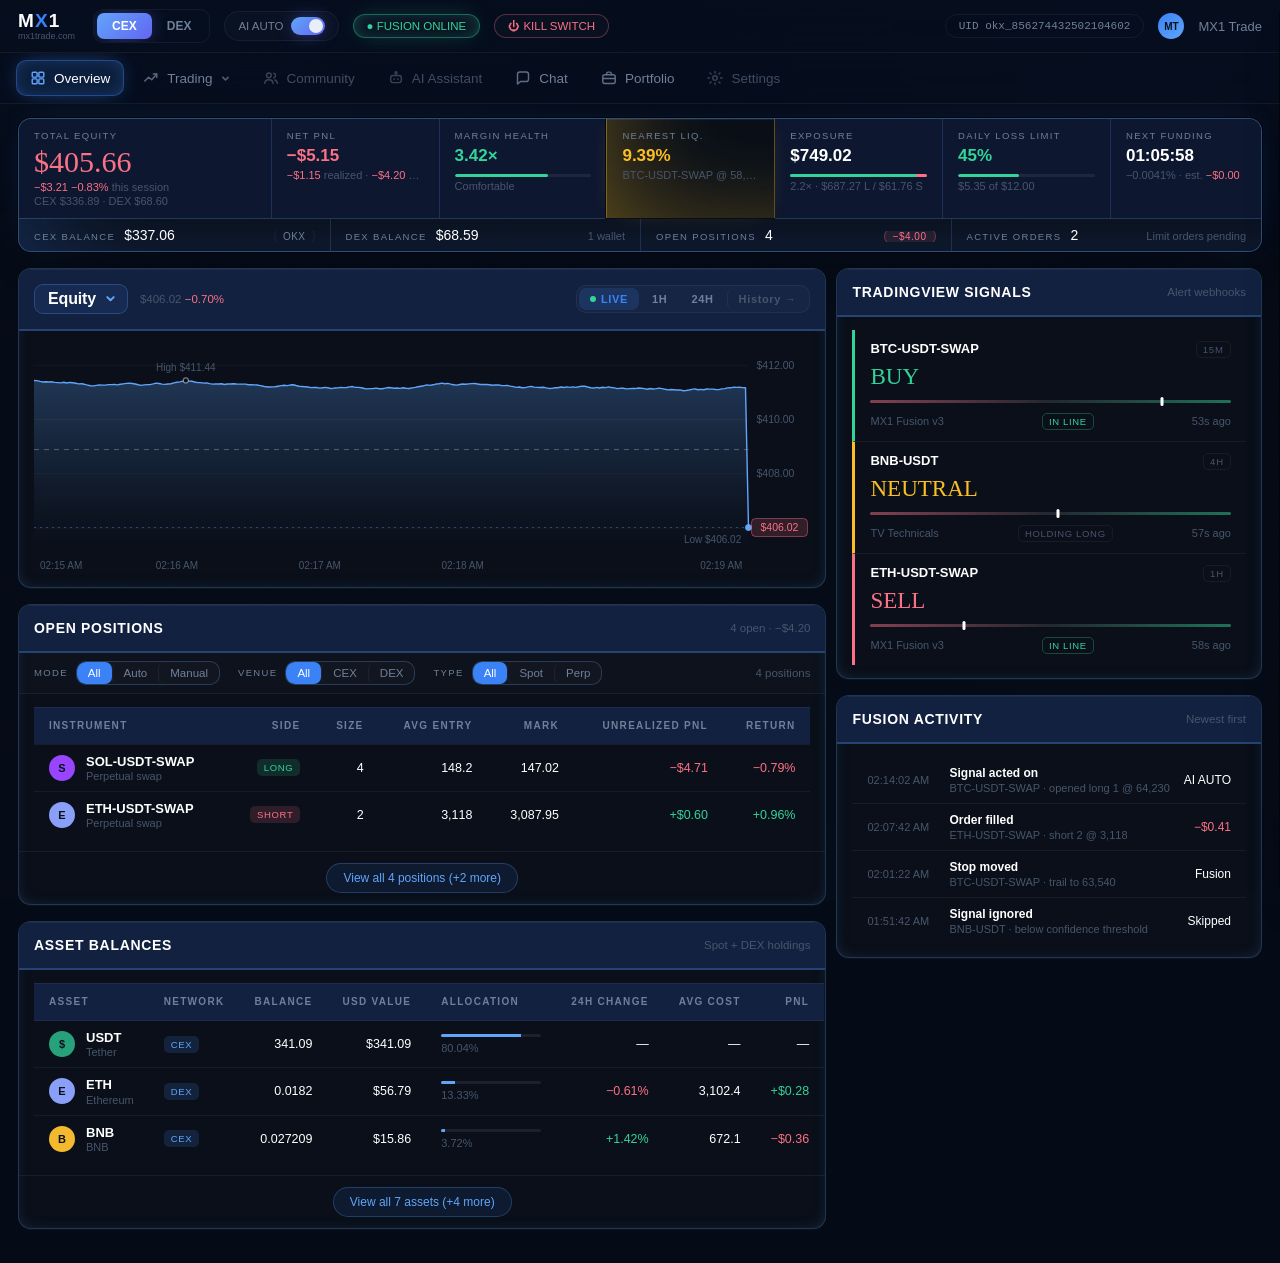
<file: index - 2026-08-23T200015.833.html>
<meta charset="utf-8" />
<meta name="viewport" content="width=device-width, initial-scale=1" />
<title>MX1 Trade — Overview (dense)</title>

<style>
  :root {
    --bg: #050b16; --bar: #070e1c; --panel: #0b1424; --panel-2: #0a1220;
    --hair: rgba(255,255,255,.07);
    --text: #e9eff8; --muted: #8093ab; --dim: #4c5a70;
    --brand: #3b82f6; --brand-2: #60a5fa;
    --brand-strong: #2563eb;
    --edge: rgba(59,130,246,.22); --head: #122140; --chart: #60a5fa; --warn: #fbbf24;
    --accent: var(--brand); --accent-soft: rgba(59,130,246,.16); --accent-edge: rgba(59,130,246,.34);
    --pos: #34d399; --neg: #fb7185;
    --hero: #0d1730;   /* hero surfaces — navy, so they read blue */
  }
  * { box-sizing: border-box; }
  [hidden] { display: none !important; }
  body { margin:0; background:var(--bg); color:var(--text); font-size:14px;
         font-family:"Inter",-apple-system,BlinkMacSystemFont,"Segoe UI",sans-serif;
         -webkit-font-smoothing:antialiased; }
  .label { font-size:10px; letter-spacing:.16em; text-transform:uppercase; color:var(--muted); }
  .num { font-variant-numeric: tabular-nums; transition: color .3s ease; }
  .up { color:var(--pos); } .down { color:var(--neg); }
  .flash-up { color:var(--pos) !important; } .flash-down { color:var(--neg) !important; }

  /* ------------------------------------------------------------- chrome */
  .topbar { display:flex; align-items:center; gap:14px; padding:9px 18px;
            background:var(--bar); border-bottom:1px solid var(--hair); flex-wrap:wrap; }
  .brand { display:flex; flex-direction:column; line-height:1; margin-right:4px; }
  .brand b { font-size:19px; letter-spacing:.06em; }
  .brand b i { font-style:normal; color:var(--brand); }
  .brand span { font-size:9px; color:var(--dim); margin-top:2px; }
  .seg { display:inline-flex; border:1px solid var(--hair); border-radius:8px; overflow:hidden; }
  .seg button { background:none; border:0; color:var(--muted); font:inherit; font-size:12px;
                font-weight:600; padding:5px 13px; cursor:pointer; }
  .seg button[aria-pressed="true"] { background:var(--brand); color:#fff; }
  .chip { font:inherit; display:inline-flex; align-items:center; gap:7px; border:1px solid var(--hair);
          border-radius:999px; padding:5px 13px; font-size:11.5px; color:var(--muted);
          background:rgba(255,255,255,.02); white-space:nowrap; }
  button.chip { cursor:pointer; }
  .chip.online { border-color:rgba(52,211,153,.34); color:var(--pos); }
  .chip.kill { border-color:rgba(251,113,133,.3); color:var(--neg); }
  .chip.ex { border-color:var(--accent-edge); color:var(--accent); }
  .toggle { width:26px; height:14px; border-radius:999px; background:#1c2b42; position:relative; }
  .toggle::after { content:""; position:absolute; top:2px; right:2px; width:10px; height:10px;
                   border-radius:50%; background:#e9eff8; }
  .uid { border:1px solid var(--hair); border-radius:999px; padding:5px 13px; font-size:11px;
         color:var(--muted); font-family:ui-monospace,monospace; margin-left:auto; }
  .avatar { width:26px; height:26px; border-radius:50%; display:grid; place-items:center;
            background:linear-gradient(140deg,var(--brand),var(--brand-2));
            font-size:10px; font-weight:700; color:#04121c; }
  .nav { display:flex; gap:26px; padding:0 20px; background:var(--bar);
         border-bottom:1px solid var(--hair); overflow-x:auto; }
  .nav a { color:var(--muted); text-decoration:none; font-size:13.5px; padding:12px 2px;
           border-bottom:2px solid transparent; white-space:nowrap; }
  .nav a:hover { color:var(--text); }
  .nav a.on { color:var(--brand); border-bottom-color:var(--brand); }

  /* --------------------------------------------------------------- page */
  .page { width:100%; max-width:1680px; margin:0 auto; padding:18px 22px 40px; }

  /* ---- status strip: every number that matters, one row, no chart ---- */
  /* Hero surface: navy fill rather than the ordinary card plane, so the strip
     reads blue on its own instead of relying on the bloom to tint it. */
  /* Hero surface as a gradient, not a slab. Navy is strongest along the top
     edge and has faded to the page colour by the time it reaches the
     substrip — light falling across the strip rather than a painted block.
     Two consequences that were the point of doing it this way:
       · the substrip gets its demotion back without a separate fill, because
         it simply sits in the faded end
       · the alert cells land on near-black, so their amber and coral washes
         read clean instead of going olive against navy */
  /* Hero by scarcity, not by area. Navy lifts the KPI row only; the wrapper
     and the substrip stay on the page plane. When the "forward" surface is
     also the largest block on screen the hierarchy inverts — the chart and
     signal cards start reading as background, which is the wrong way round. */
  .stripwrap { background:var(--panel);
               border:1px solid var(--accent-edge); border-radius:14px;
               overflow:hidden; }
  .strip { display:grid; grid-template-columns:1.5fr repeat(5, 1fr) .9fr;
           background:var(--hero); }

  /* Account context, not key metrics — same panel, half the voice. These are
     numbers you confirm occasionally, not ones you watch. */
  .substrip { display:grid; grid-template-columns:repeat(4, 1fr);
              border-top:1px solid var(--edge); background:rgba(0,0,0,.22); }
  .sub-cell { display:flex; align-items:baseline; gap:9px; flex-wrap:wrap;
              padding:10px 18px; border-left:1px solid var(--hair); min-width:0; }
  .sub-cell:first-child { border-left:0; }
  .sub-cell .label { font-size:9.5px; }
  .sub-cell .v { font-size:14px; font-variant-numeric:tabular-nums; }
  .sub-cell .n { font-size:11px; color:var(--dim); margin-left:auto; white-space:nowrap;
                 overflow:hidden; text-overflow:ellipsis; }
  .pill { font-size:10px; letter-spacing:.05em; padding:2px 8px; border-radius:999px;
          border:1px solid var(--hair); color:var(--muted); }
  .pill.up   { border-color:rgba(52,211,153,.34); color:var(--pos); background:rgba(52,211,153,.10); }
  .pill.down { border-color:rgba(251,113,133,.34); color:var(--neg); background:rgba(251,113,133,.10); }
  .cell { padding:14px 18px; border-left:1px solid var(--hair); min-width:0; }
  .cell:first-child { border-left:0; }
  .cell .v { font-size:20px; margin-top:5px; font-variant-numeric:tabular-nums; white-space:nowrap; }
  .cell .v.hero { font-family:Georgia,serif; font-size:32px; line-height:1.05; }
  .cell .n { font-size:11px; color:var(--dim); margin-top:3px; white-space:nowrap;
             overflow:hidden; text-overflow:ellipsis; }
  .meter { height:3px; border-radius:2px; background:rgba(255,255,255,.07); margin-top:8px; overflow:hidden; }
  .meter i { display:block; height:100%; border-radius:2px; transition:width .5s ease, background .4s ease; }
  .split { display:flex; height:3px; border-radius:2px; overflow:hidden; margin-top:8px;
           background:rgba(255,255,255,.07); }
  .split .l { background:var(--pos); } .split .s { background:var(--neg); }

  /* --------------------------------------------------------------- grid */
  .grid { display:grid; gap:16px; margin-top:16px; grid-template-columns:1fr; }
  @media (min-width:1200px) {
    .grid { grid-template-columns: minmax(0,1.9fr) minmax(0,1fr); align-items: start; }
  }
  /* Cards size to their content; the column doesn't stretch them to fill. */
  .col { display:grid; gap:16px; min-width:0; align-content:start; }

  .card { background:var(--panel); border:1px solid var(--edge); border-radius:14px; overflow:hidden;
          display:flex; flex-direction:column; align-self:start;
          transition:box-shadow .55s ease, border-color .55s ease; }

  /* ---- glow -------------------------------------------------------------
     Inset box-shadow rather than a pseudo-element: no stacking context to
     fight, and it transitions cleanly when state changes. */
  .stripwrap { box-shadow: inset 70px -50px 130px -70px rgba(59,130,246,.40),
                           0 0 34px -14px rgba(59,130,246,.30);
               transition: box-shadow .55s ease; }

  /* Attention states. These are earned, not decorative — see setAttn(). */
  .card.attn-warn, .cell.attn-warn {
    box-shadow: inset 60px -45px 120px -70px rgba(251,191,36,.45),
                0 0 26px -12px rgba(251,191,36,.28);
  }
  .card.attn-neg, .cell.attn-neg {
    box-shadow: inset 60px -45px 120px -70px rgba(251,113,133,.50),
                0 0 30px -12px rgba(251,113,133,.35);
    border-color: rgba(251,113,133,.45);
  }
  .cell { transition: box-shadow .55s ease; }

  /* Decorative mode: every card carries the brand bloom. */
  body.glow-all .card { box-shadow: inset 60px -45px 120px -75px rgba(59,130,246,.34); }
  body.glow-all .card.attn-warn { box-shadow: inset 60px -45px 120px -70px rgba(251,191,36,.45),
                                              0 0 26px -12px rgba(251,191,36,.28); }
  body.glow-all .card.attn-neg  { box-shadow: inset 60px -45px 120px -70px rgba(251,113,133,.50),
                                              0 0 30px -12px rgba(251,113,133,.35); }
  body.glow-off .stripwrap, body.glow-off .card, body.glow-off .cell { box-shadow:none; }

  @media (prefers-reduced-motion: reduce) {
    .card, .cell, .strip { transition:none; }
  }
  .card-head { display:flex; align-items:center; justify-content:space-between; gap:12px;
               padding:17px 18px; background:var(--head); border-bottom:2px solid var(--edge); }
  .card-head h2 { font-family:Georgia,serif; font-weight:400; font-size:16px; margin:0; }

  /* A control has to look like one at rest. The old version styled itself as
     plain text until hover, and the chevron sat ~200px from the word because a
     native select sizes to its widest option. Now: a visible pill sized to the
     current value, with the real select laid invisibly on top so the native
     menu (and keyboard, and mobile picker) still does the work. */
  .picker-wrap { position:relative; display:inline-flex; }
  .picker-face { display:inline-flex; align-items:center; gap:9px;
                 font-family:Georgia,serif; font-size:16px; color:var(--text);
                 background:rgba(59,130,246,.10); border:1px solid var(--edge);
                 border-radius:9px; padding:5px 11px 5px 13px; white-space:nowrap;
                 transition:background .2s ease, border-color .2s ease; }
  .picker-face svg { width:11px; height:11px; stroke:var(--brand-2); stroke-width:2.2;
                     fill:none; stroke-linecap:round; stroke-linejoin:round; flex:0 0 auto; }
  .picker-wrap:hover .picker-face { background:rgba(59,130,246,.18); border-color:var(--brand); }
  .picker { position:absolute; inset:0; width:100%; height:100%;
            opacity:0; cursor:pointer; appearance:none; border:0; }
  .picker:focus-visible + .picker-face { outline:2px solid var(--brand); outline-offset:2px; }
  .picker option { background:var(--panel); color:var(--text); font-family:inherit; font-size:13px; }
  .card-head .sub { color:var(--dim); font-size:11.5px; }
  .card-body { padding:16px 18px; }
  .card-body.flush { padding:0; }

  .tabs { display:inline-flex; gap:2px; padding:2px; border:1px solid var(--hair);
          border-radius:9px; background:rgba(255,255,255,.02); }
  .tab { background:none; border:0; cursor:pointer; font:inherit; font-size:11px; font-weight:600;
         letter-spacing:.06em; color:var(--muted); padding:5px 11px; border-radius:6px;
         display:inline-flex; align-items:center; gap:5px; text-decoration:none; }
  .tab:hover { color:var(--text); }
  .tab[aria-pressed="true"] { background:var(--accent-soft); color:var(--accent); }
  .tab:focus-visible { outline:2px solid var(--accent); outline-offset:2px; }
  .tab-link { color:var(--dim); border-left:1px solid var(--hair); border-radius:0; padding-left:11px; }
  .dot { width:6px; height:6px; border-radius:50%; background:var(--dim); }
  .dot.on { background:var(--pos); animation:pulse 1.6s ease-in-out infinite; }
  @keyframes pulse { 0%,100%{opacity:1} 50%{opacity:.3} }

  .chart { height:230px; display:flex; }
  .chart svg { width:100%; height:100%; display:block; cursor:crosshair; }
  .chart .ph { width:100%; display:grid; place-items:center; color:var(--dim);
               font-size:10.5px; letter-spacing:.16em; text-transform:uppercase; }

  /* -------------------------------------------------------------- signals */
  .sig { border-top:1px solid var(--hair); border-left:3px solid var(--dim); padding:13px 16px;
         transition:opacity .35s ease; }
  .sig:first-child { border-top:0; }
  .sig.buy{border-left-color:var(--pos)} .sig.sell{border-left-color:var(--neg)}
  .sig.hold{border-left-color:var(--warn)} .sig.stale{opacity:.45}
  .sig-head { display:flex; justify-content:space-between; align-items:baseline; gap:10px; }
  .sig-head b { font-size:13px; font-weight:600; }
  .sig-tf { font-size:9.5px; letter-spacing:.1em; text-transform:uppercase; color:var(--dim);
            border:1px solid var(--hair); border-radius:5px; padding:2px 6px; }
  .verdict { font-family:Georgia,serif; font-size:23px; margin-top:6px; }
  .verdict.buy{color:var(--pos)} .verdict.sell{color:var(--neg)} .verdict.hold{color:var(--warn)}
  .gauge { position:relative; height:3px; border-radius:2px; margin-top:10px;
           background:linear-gradient(90deg,rgba(251,113,133,.5),rgba(255,255,255,.1) 50%,rgba(52,211,153,.5)); }
  .gauge i { position:absolute; top:-3px; width:3px; height:9px; border-radius:2px; background:var(--text);
             transform:translateX(-50%); transition:left .5s cubic-bezier(.22,.61,.36,1); }
  .sig-foot { display:flex; justify-content:space-between; align-items:center; gap:8px;
              margin-top:10px; font-size:11px; color:var(--dim); }
  .align { font-size:9.5px; letter-spacing:.07em; text-transform:uppercase; padding:2px 6px;
           border-radius:5px; border:1px solid var(--hair); color:var(--dim); }
  .align.match{border-color:rgba(52,211,153,.3);color:var(--pos)}
  .align.conflict{border-color:rgba(251,113,133,.35);color:var(--neg)}

  /* --------------------------------------------------------------- feed */
  .feed-row { display:grid; grid-template-columns:70px 1fr auto; gap:12px; align-items:center;
              padding:11px 18px; border-top:1px solid var(--hair); font-size:12.5px; }
  .feed-row:first-child { border-top:0; }
  .feed-row .t { color:var(--dim); font-size:11px; font-variant-numeric:tabular-nums; }
  .feed-row .d small { color:var(--dim); display:block; font-size:11px; margin-top:2px; }
  .feed-row .r { font-variant-numeric:tabular-nums; text-align:right; }

  /* ------------------------------------------------------------- tables */
  .scroll { overflow-x:auto; }
  table { width:100%; border-collapse:collapse; }
  /* The card header already carries the band — a second filled bar directly
     beneath it just thickens the chrome. */
  thead th { text-align:right; font-size:10px; letter-spacing:.14em; text-transform:uppercase;
             color:var(--muted); font-weight:700; padding:14px 16px; white-space:nowrap;
             background:transparent; border-bottom:1px solid var(--hair); }
  thead th:first-child, tbody td:first-child, .lt { text-align:left; }
  tbody td { text-align:right; padding:11px 16px; border-top:1px solid var(--hair);
             font-variant-numeric:tabular-nums; white-space:nowrap; }
  .tag { font-size:9.5px; letter-spacing:.07em; padding:3px 7px; border-radius:5px; }
  .tag.long{background:rgba(52,211,153,.15);color:var(--pos)}
  .tag.short{background:rgba(251,113,133,.15);color:var(--neg)}
  .tag.cex{background:rgba(79,142,247,.16);color:var(--brand-2)}

  .asset { display:flex; align-items:center; gap:11px; }
  .coin { width:26px; height:26px; border-radius:50%; display:grid; place-items:center; flex:0 0 auto;
          font-size:11px; font-weight:700; color:#071018; }
  .asset b { font-weight:600; display:block; font-size:13px; line-height:1.25; }
  .asset small { color:var(--dim); font-size:11px; }

  .alloc { text-align:left !important; min-width:130px; }
  .bar { height:3px; border-radius:2px; background:rgba(255,255,255,.08); overflow:hidden; }
  .bar i { display:block; height:100%; background:var(--chart); transition:width .4s ease; }
  .alloc small { color:var(--dim); font-size:11px; display:block; margin-top:5px; }
  .empty { padding:26px; text-align:center; color:var(--dim); font-size:13px; }

  @media (max-width:1100px) { .strip { grid-template-columns:repeat(3,1fr); }
                              .substrip { grid-template-columns:repeat(2,1fr); }
                              .cell { border-left:0; border-top:1px solid var(--hair); } }
  @media (max-width:620px) { .strip { grid-template-columns:repeat(2,1fr); }
                             .substrip { grid-template-columns:1fr; }
                             .sub-cell { border-left:0; border-top:1px solid var(--hair); } }

  /* ---- chrome glow ------------------------------------------------------
     Few controls, each carrying real state (selected / on / online), so the
     bloom reads as status rather than decoration. */
  .seg { padding:3px; }
  .seg button { border-radius:8px; padding:6px 15px; transition:box-shadow .3s ease, background .3s ease; }
  .seg button[aria-pressed="true"] {
    background: linear-gradient(135deg, #60a5fa, #6366f1); color:#fff;
    box-shadow: 0 0 20px -5px rgba(99,102,241,.8);
  }

  .toggle { width:34px; height:18px; border-radius:999px; background:#16233a; position:relative;
            cursor:pointer; transition:background .3s ease, box-shadow .3s ease; }
  .toggle::after { content:""; position:absolute; top:2px; left:2px; width:14px; height:14px;
                   border-radius:50%; background:#e9eff8; transition:left .28s cubic-bezier(.4,0,.2,1); }
  .toggle.on { background:linear-gradient(135deg,#60a5fa,#6366f1);
               box-shadow:0 0 18px -4px rgba(99,102,241,.85); }
  .toggle.on::after { left:18px; }

  .chip.online { border-color:rgba(52,211,153,.45); color:var(--pos);
                 box-shadow: 0 0 22px -9px rgba(52,211,153,.75),
                             inset 0 0 26px -16px rgba(52,211,153,.95); }
  /* Kill switch stays quiet until you reach for it. A destructive control that
     glows red all day teaches the eye to ignore red. */
  .chip.kill { border-color:rgba(251,113,133,.32); color:var(--neg);
               transition:box-shadow .25s ease, border-color .25s ease; cursor:pointer; }
  .chip.kill:hover, .chip.kill:focus-visible {
    border-color:rgba(251,113,133,.75);
    box-shadow: 0 0 24px -8px rgba(251,113,133,.8), inset 0 0 26px -16px rgba(251,113,133,.9);
  }

  .nav { gap:5px; padding:7px 16px; }
  .nav a { display:inline-flex; align-items:center; gap:8px; padding:9px 13px; border-radius:10px;
           border:1px solid transparent; border-bottom:1px solid transparent;
           transition:background .25s ease, box-shadow .35s ease, color .25s ease; }
  .nav a svg { width:16px; height:16px; fill:none; stroke:currentColor; stroke-width:1.6;
               stroke-linecap:round; stroke-linejoin:round; flex:0 0 auto; opacity:.85; }
  .nav a:hover { color:var(--text); background:rgba(255,255,255,.045); }
  .nav a.on { color:#fff; background:rgba(59,130,246,.15);
              border-color:rgba(59,130,246,.45); border-bottom-color:rgba(59,130,246,.45);
              box-shadow: 0 0 24px -9px rgba(59,130,246,.85),
                          inset 0 0 26px -17px rgba(96,165,250,.95); }
  .nav a.on svg { color:var(--brand-2); opacity:1; }

  body.glow-off .seg button[aria-pressed="true"],
  body.glow-off .toggle.on, body.glow-off .chip.online, body.glow-off .nav a.on { box-shadow:none; }

  /* ---- filters ----------------------------------------------------------
     Grouped segments rather than a row of individual outlined pills: four
     controls to parse instead of fourteen. */
  .filterbar { display:flex; align-items:center; gap:18px; flex-wrap:wrap;
               padding:10px 18px; border-bottom:1px solid var(--hair);
               background:rgba(255,255,255,.012); }
  .fgroup { display:inline-flex; align-items:center; gap:8px; }
  .fgroup > .label { font-size:9.5px; }
  .segset { display:inline-flex; border:1px solid var(--edge); border-radius:8px;
            overflow:hidden; background:rgba(255,255,255,.02); }
  .segset button { border:0; background:none; color:var(--muted); font:inherit; font-size:11.5px;
                   padding:5px 11px; cursor:pointer; border-left:1px solid var(--hair);
                   transition:background .2s ease, color .2s ease; }
  .segset button:first-child { border-left:0; }
  .segset button:hover { color:var(--text); }
  .segset button[aria-pressed="true"] { background:var(--brand); color:#fff; }
  .segset button:focus-visible { outline:2px solid var(--brand); outline-offset:-2px; }
  .fcount { margin-left:auto; font-size:11.5px; color:var(--dim); font-variant-numeric:tabular-nums; }
  .nav a.soon { opacity:.55; cursor:not-allowed; }
  .nav a.soon:hover { background:none; color:var(--muted); }

  /* ---- ambient light ----------------------------------------------------
     Panels are opaque, so this only shows in the gutters and the gaps between
     cards — the dead black areas. Kept very low so it never competes with the
     semantic glow, which has to stay the brightest thing on the page. */
  body::before {
    content:""; position:fixed; inset:0; pointer-events:none; z-index:0;
    background:
      radial-gradient(1100px 520px at 15% -8%,  rgba(59,130,246,.13), transparent 62%),
      radial-gradient(820px 420px at 88% 4%,    rgba(99,102,241,.09), transparent 60%),
      radial-gradient(1200px 620px at 55% 112%, rgba(37,99,235,.07),  transparent 66%);
  }
  body.glow-off::before { display:none; }
  /* Lift page content above the ambient layer. The drawer and scrim are
     already position:fixed — do NOT include them here, or this rule wins on
     source order and drops the drawer into normal flow at the end of the page. */
  .topbar, .nav, .page { position:relative; z-index:1; }

  /* ---- sharp mode -------------------------------------------------------
   * What reads as "glass" on exchange UIs is mostly the opposite of glass:
   * small radii, hairline seams instead of gaps, higher value contrast, denser
   * type, and almost no bloom. This is that pass, behind a class so you can
   * flip between the two and judge them side by side.
   */
  body.sharp {
    --panel: #0a0f19;
    --panel-2: #080d15;
    --hair: rgba(255,255,255,.055);
    --edge: rgba(96,165,250,.26);
    --head: #122140;              /* header band — dark blue */
    --text: #ffffff;          /* values go full white — biggest single gain */
    --muted: #6f8098;
    --dim: #47566c;
    /* Restated because body.sharp out-specifies :root — a token defined only
       there silently does nothing on a page that boots into sharp. */
    --hero: #0d1730;
  }

  /* Corners stay soft. Sharpness here comes from density and contrast, not
     from squaring everything off. */
  body.sharp .stripwrap, body.sharp .card { border-radius: 13px; }
  body.sharp .drawer { border-radius: 16px 0 0 16px; }
  body.sharp .segset, body.sharp .tabs, body.sharp .seg { border-radius: 10px; }
  body.sharp .tab, body.sharp .segset button, body.sharp .seg button { border-radius: 7px; }
  body.sharp .picker-face { border-radius: 9px; }

  /* Border colour only. This block used to also set box-shadow, which at
     (0,2,1) specificity beat the full edge-definition stack at the end of the
     file — so sharp mode silently lost its separation ring and the strip read
     as floating rather than framed. The stack lives in one place now. */
  body.sharp .card { border-color: rgba(96, 165, 250, .30); }
  body.sharp .stripwrap { border-color: rgba(96, 165, 250, .42); }

  /* Density: more rows per screen is most of the effect. */
  body.sharp .page { padding: 14px 18px 34px; }
  body.sharp .grid, body.sharp .lower { gap: 10px; }
  body.sharp .cell { padding: 11px 15px; }
  body.sharp .sub-cell { padding: 8px 15px; }
  body.sharp .card-head { padding: 15px 15px; }
  body.sharp .card-body { padding: 13px 15px; }
  body.sharp thead th { padding: 13px 15px; font-size: 10px; letter-spacing: .13em; font-weight: 700; }
  body.sharp tbody td { padding: 9px 15px; font-size: 12.5px; }
  body.sharp .feed-row { padding: 9px 15px; font-size: 12px; }
  body.sharp .sig { padding: 11px 15px; }
  body.sharp .filterbar { padding: 8px 15px; }

  /* Type: the serif is warm, and warmth is what you're trading away here. */
  /* Sans for structure — headings, labels, chrome. The serif is reserved for
     the two figures you actually look at, so the page reads as an instrument
     without sounding like every other exchange. */
  body.sharp .card-head h2, body.sharp .picker-face, body.sharp .page-head h1 {
    font-family: "Inter", -apple-system, BlinkMacSystemFont, sans-serif;
    font-weight: 600; letter-spacing: -.01em;
  }
  body.sharp .card-head h2 { font-size: 14px; letter-spacing: .05em; text-transform: uppercase;
                             font-weight: 700; }
  body.sharp .cell .v { font-size: 17px; font-weight: 600; }

  /* --- kept in Georgia: total equity, and the signal verdicts --- */
  body.sharp .cell .v.hero { font-family: Georgia, "Times New Roman", serif;
                             font-weight: 400; font-size: 30px; letter-spacing: 0; }
  body.sharp .verdict { font-family: Georgia, serif; font-weight: 400; font-size: 23px; }
  body.sharp .label { color: var(--muted); font-size: 9.5px; letter-spacing: .14em; }

  /* Bloom drops back so the alert states stay the brightest thing left. */
  body.sharp::before { opacity: .45; }

  /* ---- high-DPI polish ---------------------------------------------------
   * What reads as "cheap" on a big dark UI is almost always one of three
   * things: banded gradients, borders that thicken on retina, and hinted text.
   * These fix all three.
   */

  /* 1. Dither. Large dark radial gradients quantise into visible rings on
     8-bit displays; a faint noise layer breaks the bands up. This is the
     single biggest fidelity gain on a page like this. */
  body::after {
    content:""; position:fixed; inset:0; pointer-events:none; z-index:0;
    opacity:.035; mix-blend-mode:overlay;
    background-image:url("data:image/svg+xml,%3Csvg xmlns='http://www.w3.org/2000/svg' width='140' height='140'%3E%3Cfilter id='n'%3E%3CfeTurbulence type='fractalNoise' baseFrequency='.85' numOctaves='3' stitchTiles='stitch'/%3E%3C/filter%3E%3Crect width='140' height='140' filter='url(%23n)'/%3E%3C/svg%3E");
    background-size:140px 140px;
  }
  body.glow-off::after { display:none; }

  /* 2. True hairlines. A 1px border becomes 2 device px at 2dppx and reads
     heavy; 0.5px lands on one. */
  /* Only inner dividers thin out. Outer borders stay 1px — at .5px against a
     low-alpha edge colour the panels stop reading as panels. */
  @media (min-resolution: 2dppx) {
    .frow, .sig, .feed-row, tbody td, thead th, .cell, .sub-cell,
    .card-head, .filterbar, .substrip { border-bottom-width:.5px; border-top-width:.5px; }
  }

  /* 3. Text. Let the renderer use real outlines rather than hinted stems, and
     pull tracking in on the large serif numerals — display sizes need less. */
  body { text-rendering: optimizeLegibility;
         font-feature-settings: "tnum" 1, "kern" 1, "liga" 1; }
  .cell .v.hero, #curEq, .dr-hero, .equity, .kpi .v {
    -webkit-font-smoothing: antialiased; letter-spacing: -.015em;
    font-feature-settings: "tnum" 1, "kern" 1;
  }

  /* 4. Vector output: precision over speed, and a finer stroke that still
     resolves on a 2x panel. */
  svg { shape-rendering: geometricPrecision; }
  @media (min-resolution: 2dppx) {
    #line, #curve #line { stroke-width: 1.1; }
    #base, #grid line { stroke-width: .75; }
  }

  /* ---- glass, used only where it means something -------------------------
   * backdrop-filter needs content behind it. On a solid panel sitting on a flat
   * page it costs GPU and lowers text contrast for no visual gain, so the cards
   * stay opaque. The two surfaces that genuinely sit over other content — the
   * bar you scroll under, and the drawer over the table — get the real thing.
   */
  .topbar, .nav {
    position: sticky; z-index: 30;
    background: rgba(7, 14, 28, .72);
    backdrop-filter: blur(16px) saturate(1.5);
    -webkit-backdrop-filter: blur(16px) saturate(1.5);
  }
  .topbar { top: 0; }
  .nav { top: 45px; }

  .drawer {
    background: rgba(11, 20, 36, .82);
    backdrop-filter: blur(22px) saturate(1.4);
    -webkit-backdrop-filter: blur(22px) saturate(1.4);
  }
  .dr-head { background: rgba(18, 33, 64, .72); }

  /* Fallback: no backdrop-filter means no translucency, or the text goes soft. */
  @supports not (backdrop-filter: blur(2px)) {
    .topbar, .nav { background: var(--bar); }
    .drawer { background: var(--panel); }
  }

  /* ---- positions modal --------------------------------------------------- */
  .more-row { display:flex; justify-content:center; padding:11px 15px;
              border-top:1px solid var(--hair); }
  .more-btn { background:rgba(59,130,246,.10); border:1px solid var(--edge); color:var(--brand-2);
              font:inherit; font-size:12px; padding:7px 16px; border-radius:999px; cursor:pointer;
              transition:background .2s ease, border-color .2s ease; }
  .more-btn:hover { background:rgba(59,130,246,.2); border-color:var(--brand); }
  .more-btn:focus-visible { outline:2px solid var(--brand); outline-offset:2px; }

  .modal { position:fixed; top:50%; left:50%; transform:translate(-50%,-48%) scale(.98);
           width:min(1040px, calc(100% - 40px)); max-height:min(82vh, 900px);
           background:rgba(11,20,36,.9); backdrop-filter:blur(22px) saturate(1.4);
           -webkit-backdrop-filter:blur(22px) saturate(1.4);
           border:1px solid var(--accent-edge); border-radius:16px; overflow:hidden;
           display:flex; flex-direction:column; z-index:45;
           opacity:0; pointer-events:none;
           transition:opacity .25s ease, transform .25s cubic-bezier(.22,.61,.36,1); }
  .modal.open { opacity:1; pointer-events:auto; transform:translate(-50%,-50%) scale(1); }
  .modal-head { display:flex; align-items:center; justify-content:space-between; gap:14px;
                padding:17px 20px; background:var(--head); border-bottom:2px solid var(--edge); }
  .modal-head h2 { margin:0; font-family:Georgia,serif; font-weight:400; font-size:17px; }
  .modal-body { overflow:auto; }
  @supports not (backdrop-filter: blur(2px)) { .modal { background:var(--panel); } }
  @media (prefers-reduced-motion: reduce) { .modal { transition:none; } }

  /* ---- positions modal --------------------------------------------------- */
  .more-row { display:flex; justify-content:center; padding:11px 15px;
              border-top:1px solid var(--hair); }
  .more-btn { background:rgba(59,130,246,.10); border:1px solid var(--edge); color:var(--brand-2);
              font:inherit; font-size:12px; padding:7px 16px; border-radius:999px; cursor:pointer;
              transition:background .2s ease, border-color .2s ease; }
  .more-btn:hover { background:rgba(59,130,246,.2); border-color:var(--brand); }
  .more-btn:focus-visible { outline:2px solid var(--brand); outline-offset:2px; }

  .scrim { position:fixed; inset:0; background:rgba(3,7,15,.62); backdrop-filter:blur(2px);
           opacity:0; pointer-events:none; transition:opacity .28s ease; z-index:44; }
  .scrim.open { opacity:1; pointer-events:auto; }

  .modal { position:fixed; top:50%; left:50%; transform:translate(-50%,-48%) scale(.98);
           width:min(1040px, calc(100% - 40px)); max-height:min(82vh, 900px);
           background:rgba(11,20,36,.9); backdrop-filter:blur(22px) saturate(1.4);
           -webkit-backdrop-filter:blur(22px) saturate(1.4);
           border:1px solid var(--accent-edge); border-radius:16px; overflow:hidden;
           display:flex; flex-direction:column; z-index:45;
           opacity:0; pointer-events:none;
           transition:opacity .25s ease, transform .25s cubic-bezier(.22,.61,.36,1); }
  .modal.open { opacity:1; pointer-events:auto; transform:translate(-50%,-50%) scale(1); }
  .modal-head { display:flex; align-items:center; justify-content:space-between; gap:14px;
                padding:17px 20px; background:var(--head); border-bottom:2px solid var(--edge); }
  .modal-head h2 { margin:0; font-family:Georgia,serif; font-weight:400; font-size:17px; }
  .modal-body { overflow:auto; }
  .modal-close { background:rgba(255,255,255,.04); border:1px solid var(--hair); color:var(--muted);
                 font:inherit; width:30px; height:30px; border-radius:50%; cursor:pointer; line-height:1; }
  .modal-close:hover { color:var(--text); border-color:var(--edge); }
  @supports not (backdrop-filter: blur(2px)) { .modal { background:var(--panel); } }
  @media (prefers-reduced-motion: reduce) { .modal { transition:none; } }

  /* ---- position detail drawer ------------------------------------------- */
  tbody tr[data-pos] { cursor:pointer; }
  tbody tr[data-pos]:hover { background:rgba(255,255,255,.022); }
  tbody tr[data-pos]:focus-visible { outline:2px solid var(--brand); outline-offset:-2px; }

  .pdrawer { position:fixed; top:0; right:0; height:100%; width:min(500px,100%);
             background:rgba(11,20,36,.9); backdrop-filter:blur(22px) saturate(1.4);
             -webkit-backdrop-filter:blur(22px) saturate(1.4);
             border-left:1px solid var(--accent-edge); border-radius:16px 0 0 16px;
             transform:translateX(100%); transition:transform .32s cubic-bezier(.22,.61,.36,1);
             z-index:47; display:flex; flex-direction:column; overflow:hidden;
             box-shadow:-24px 0 60px -30px rgba(0,0,0,.9); }
  .pdrawer.open { transform:translateX(0); }
  .pd-head { padding:20px 22px 22px; border-bottom:2px solid var(--edge); background:var(--head); }
  .pd-top { display:flex; align-items:flex-start; justify-content:space-between; gap:14px; }
  .pd-head h3 { margin:0; font-family:Georgia,serif; font-weight:400; font-size:19px; }
  .pd-sub { color:var(--dim); font-size:11.5px; margin-top:5px; display:flex; gap:8px;
            align-items:center; flex-wrap:wrap; }
  .pd-hero { font-family:Georgia,serif; font-size:34px; line-height:1.05; margin-top:14px;
             font-variant-numeric:tabular-nums; }
  .pd-hero small { display:block; font-family:"Inter",sans-serif; font-size:12.5px;
                   color:var(--muted); margin-top:5px; }
  .pd-body { flex:1 1 auto; padding:20px 22px 28px; overflow-y:auto; }

  /* Where price sits between entry and liquidation — the only spatial question
     that matters while a leveraged position is open. */
  .lifeline { position:relative; height:4px; border-radius:2px; margin:30px 0 8px;
              background:linear-gradient(90deg, rgba(251,113,133,.55), rgba(255,255,255,.10)); }
  .lifeline .pin { position:absolute; top:-5px; width:2px; height:14px; border-radius:1px;
                   transform:translateX(-50%); }
  .lifeline .cap { position:absolute; font-size:10px; white-space:nowrap;
                   transform:translateX(-50%); font-variant-numeric:tabular-nums; }
  .lifeline .cap.up { top:-24px; } .lifeline .cap.dn { top:12px; }

  /* ---- drawer body rows (used by the position detail drawer) ---- */
  .dr-sec { margin-top:24px; }
  .dr-sec > .label { display:block; margin-bottom:4px; }
  .frow { display:flex; justify-content:space-between; align-items:baseline; gap:14px;
          padding:11px 0; border-bottom:1px solid var(--hair); font-size:13px; }
  .frow:last-child { border-bottom:0; }
  .frow span { color:var(--dim); }
  .frow b { font-weight:600; font-variant-numeric:tabular-nums; }

  /* ---- edge definition ---------------------------------------------------
   * What makes a surface read as a crisp physical object is two edges, not
   * one: a light specular line along the top where light catches it, and a
   * dark ring just outside the border that separates it from the page. Panels
   * with a single flat border look printed on; these look placed.
   */
  .panel, .card, .scroller, .balcard, .rollup, .stripwrap, .feed, .modal, .drawer, .pdrawer, .pager {
    box-shadow:
      inset 0 1px 0 rgba(255, 255, 255, .075),          /* top specular */
      inset 0 0 0 1px rgba(255, 255, 255, .012),        /* inner containment */
      0 0 0 1px rgba(2, 6, 14, .85),                    /* dark separation ring */
      0 20px 44px -30px rgba(0, 0, 0, .95);             /* grounding shadow */
    border-color: rgba(96, 165, 250, .30);
  }

  /* The primary panel sits a step brighter than the supporting ones. */
  .stripwrap, .panel {
    border-color: rgba(96, 165, 250, .42);
    box-shadow:
      inset 0 1px 0 rgba(255, 255, 255, .09),
      inset 0 0 0 1px rgba(96, 130, 246, .05),
      0 0 0 1px rgba(2, 6, 14, .9),
      0 24px 52px -32px rgba(0, 0, 0, 1);
  }

  /* Header bands get their own top line so the band edge stays crisp. */
  .card-head, .modal-head, .pd-head, thead th {
    box-shadow: inset 0 1px 0 rgba(255, 255, 255, .05);
  }

  /* Alert states keep priority, but tinted per state. currentColor resolves to
     --text, which is #ffffff under body.sharp — that painted a hard white rule
     down the left of every flagged cell, reading as a rendering fault rather
     than a warning. */
  /* Alert cells opt out of the navy and sit on near-black, which is the
     only floor the amber and coral washes read cleanly against. Opaque
     now that the strip is a flat fill rather than a gradient. */
  .cell.attn-warn, .cell.attn-neg { background:#070d18; }

  .card.attn-warn, .cell.attn-warn { border-color: rgba(251, 191, 36, .50); }
  .card.attn-neg,  .cell.attn-neg  { border-color: rgba(251, 113, 133, .55); }

  /* The neighbouring seam picks the tint up, so a flagged cell is bracketed
     rather than lopsided. */
  .cell.attn-warn + .cell { border-left-color: rgba(251, 191, 36, .38); }
  .cell.attn-neg  + .cell { border-left-color: rgba(251, 113, 133, .40); }
  @media (max-width: 1100px) {
    .cell.attn-warn + .cell { border-top-color: rgba(251, 191, 36, .38); }
    .cell.attn-neg  + .cell { border-top-color: rgba(251, 113, 133, .40); }
  }

  /* Hairlines inside a panel stay hairlines — sharpening the outside only. */
  tbody tr:hover { background: rgba(255, 255, 255, .028); }

  /* Glow must win over the edge treatment — it is the alert channel. */
  .stripwrap { box-shadow:
      inset 0 1px 0 rgba(255,255,255,.09),
      inset 70px -50px 130px -70px rgba(59,130,246,.40),
      0 0 0 1px rgba(2,6,14,.9),
      0 24px 52px -32px rgba(0,0,0,1),
      0 0 34px -14px rgba(59,130,246,.30); }
  .card.attn-warn, .cell.attn-warn {
    box-shadow: inset 0 1px 0 rgba(255,255,255,.07),
                inset 60px -45px 120px -70px rgba(251,191,36,.45),
                0 0 0 1px rgba(2,6,14,.85),
                0 0 26px -12px rgba(251,191,36,.32); }
  .card.attn-neg, .cell.attn-neg {
    box-shadow: inset 0 1px 0 rgba(255,255,255,.07),
                inset 60px -45px 120px -70px rgba(251,113,133,.50),
                0 0 0 1px rgba(2,6,14,.85),
                0 0 30px -12px rgba(251,113,133,.4); }
  body.glow-off .stripwrap, body.glow-off .card, body.glow-off .cell {
    box-shadow: inset 0 1px 0 rgba(255,255,255,.07), 0 0 0 1px rgba(2,6,14,.85); }
</style>
<link rel="stylesheet" href="mx1.css" />


<div class="topbar">
  <div class="brand"><b>M<i>X</i>1</b><span>mx1trade.com</span></div>
  <div class="seg"><button aria-pressed="true">CEX</button><button aria-pressed="false">DEX</button></div>
  <button class="chip" id="aiAuto" aria-pressed="true">AI AUTO <span class="toggle on"></span></button>
  <div class="chip online">&#9679; FUSION ONLINE</div>
  <button class="chip kill">&#9211; KILL SWITCH</button>
  <div class="uid">UID okx_856274432502104602</div>
  <div class="avatar">MT</div>
  <span style="color:var(--muted);font-size:13px">MX1 Trade</span>
</div>

<nav class="nav">
  <a href="index.html" class="on"><svg viewBox="0 0 18 18" aria-hidden="true"><rect x="2.5" y="2.5" width="5.5" height="5.5" rx="1"/><rect x="10" y="2.5" width="5.5" height="5.5" rx="1"/><rect x="2.5" y="10" width="5.5" height="5.5" rx="1"/><rect x="10" y="10" width="5.5" height="5.5" rx="1"/></svg>Overview</a>
  <span class="navmenu" data-open="false">
    <button class="nav-trigger" aria-haspopup="true" aria-expanded="false">
      <svg class="ico" viewBox="0 0 18 18" aria-hidden="true"><polyline points="2 12.5 6.3 8.2 9.8 11 15.5 4.5"/><polyline points="11.6 4.5 15.5 4.5 15.5 8.4"/></svg>Trading
      <svg class="caret" viewBox="0 0 12 12" aria-hidden="true"><polyline points="2.5 4.5 6 8 9.5 4.5"/></svg>
    </button>
    <span class="navmenu-panel" role="menu">
      <a class="navmenu-item" role="menuitem" href="trading.html">
        <svg viewBox="0 0 18 18" aria-hidden="true"><path d="M3 15V7.5M7 15V3M11 15v-5M15 15V5.5"/></svg>
        <span>Manual Trade<small>Chart, order book, Fusion controller</small></span>
      </a>
      <a class="navmenu-item" role="menuitem" href="auto-autonomous.html">
        <svg viewBox="0 0 18 18" aria-hidden="true"><rect x="3" y="6.2" width="12" height="8" rx="2.6"/><circle cx="6.9" cy="10.2" r=".95" fill="currentColor" stroke="none"/><circle cx="11.1" cy="10.2" r=".95" fill="currentColor" stroke="none"/><path d="M9 6.2V3.8"/><circle cx="9" cy="2.9" r="1.1"/></svg>
        <span>Auto Autonomous<small>Hands-off — Fusion runs the book</small></span>
      </a>
    </span>
  </span>
  <a href="#" class="soon" title="Not built yet"><svg viewBox="0 0 18 18" aria-hidden="true"><circle cx="6.6" cy="6" r="2.7"/><path d="M2 15.2c0-2.6 2.1-4.2 4.6-4.2s4.6 1.6 4.6 4.2"/><path d="M12.1 3.7a2.7 2.7 0 0 1 0 5.2"/><path d="M13.2 11.2c1.9.5 2.9 1.9 2.9 4"/></svg>Community</a>
  <a href="#" class="soon" title="Not built yet"><svg viewBox="0 0 18 18" aria-hidden="true"><rect x="3" y="6.2" width="12" height="8" rx="2.6"/><circle cx="6.9" cy="10.2" r=".95" fill="currentColor" stroke="none"/><circle cx="11.1" cy="10.2" r=".95" fill="currentColor" stroke="none"/><path d="M9 6.2V3.8"/><circle cx="9" cy="2.9" r="1.1"/></svg>AI Assistant</a>
  <a href="chat.html"><svg viewBox="0 0 18 18" aria-hidden="true"><path d="M15.2 10.4A2.6 2.6 0 0 1 12.6 13H6.2l-3.4 2.7V4.9A2.6 2.6 0 0 1 5.4 2.3h7.2a2.6 2.6 0 0 1 2.6 2.6z"/></svg>Chat</a>
  <a href="portfolio.html"><svg viewBox="0 0 18 18" aria-hidden="true"><rect x="2" y="5.4" width="14" height="9.8" rx="2.2"/><path d="M6.4 5.4V4a1.6 1.6 0 0 1 1.6-1.6h2A1.6 1.6 0 0 1 11.6 4v1.4"/><path d="M2 9.6h14"/></svg>Portfolio</a>
  <a href="#" class="soon" title="Not built yet"><svg viewBox="0 0 18 18" aria-hidden="true"><circle cx="9" cy="9" r="2.5"/><path d="M9 1.7v1.7M9 14.6v1.7M2.7 9H1M17 9h-1.7M4.6 4.6 3.4 3.4M14.6 14.6l-1.2-1.2M4.6 13.4l-1.2 1.2M14.6 3.4l-1.2 1.2"/></svg>Settings</a>
</nav>

<style>
  /* ---- nav dropdown ------------------------------------------------------
     Trading is two products now — the manual desk and the autonomous engine.
     A submenu keeps them under one nav item instead of widening a nav that
     already scrolls at laptop widths. Class names are namespaced because
     trading.html already owns .menu / .menu-item for the indicator picker.
   */
  .navmenu { position:relative; display:inline-flex; }
  .navmenu > .nav-trigger {
    display:inline-flex; align-items:center; gap:8px; background:none; font:inherit;
    color:var(--muted); font-size:13.5px; padding:8px 13px; border-radius:9px;
    border:1px solid transparent; white-space:nowrap; cursor:pointer;
    transition:background .25s, box-shadow .35s, color .25s;
  }
  .navmenu > .nav-trigger svg.ico { width:16px; height:16px; fill:none; stroke:currentColor;
    stroke-width:1.6; stroke-linecap:round; stroke-linejoin:round; opacity:.8; flex:0 0 auto; }
  .navmenu > .nav-trigger svg.caret { width:9px; height:9px; fill:none; stroke:currentColor;
    stroke-width:2.2; stroke-linecap:round; stroke-linejoin:round; flex:0 0 auto;
    transition:transform .2s ease; opacity:.7; }
  .navmenu > .nav-trigger:hover { color:var(--text); background:rgba(255,255,255,.05); }
  .navmenu > .nav-trigger:focus-visible { outline:2px solid var(--brand); outline-offset:2px; }
  /* Lit when this section is the page you're on, matching .nav a.on exactly. */
  .navmenu > .nav-trigger.on { color:#fff; background:rgba(59,130,246,.16);
    border-color:rgba(59,130,246,.45); box-shadow:0 0 22px -9px rgba(59,130,246,.9); }
  .navmenu > .nav-trigger.on svg.ico { color:var(--brand-2); opacity:1; }
  .navmenu[data-open="true"] > .nav-trigger svg.caret { transform:rotate(180deg); }

  /* Fixed, not absolute: .nav is overflow-x:auto, which makes it a scroll
     container and clips any absolutely-positioned child. Fixed escapes it;
     the position is written from the trigger's rect on open. */
  /* An explicit width, because width:100% on the items resolved against an
     indefinite width and blew the shrink-to-fit panel out to fill the
     viewport — 433px of item holding 165px of text. */
  .navmenu-panel {
    /* Width is measured and written by place() below. Doing it in JS makes it
       font-agnostic and immune to the circular case where an item's
       width:100% resolves against an indefinite max-content parent. */
    position:fixed; z-index:80; min-width:200px;
    background:rgba(11,20,36,.97); backdrop-filter:blur(18px) saturate(1.4);
    -webkit-backdrop-filter:blur(18px) saturate(1.4);
    border:1px solid rgba(96,165,250,.42); border-radius:12px; padding:6px;
    box-shadow:0 0 0 1px rgba(2,6,14,.9), 0 26px 52px -26px rgba(0,0,0,.95);
    display:none;
  }
  /* Flex column with stretch, not width:100% on the items — a percentage
     width resolving against a max-content parent is circular, which is
     what blew the panel out to 433px the first time. Stretch gets the
     full-width rows with no cycle. */
  /* The panel is moved to <body> on boot (see navMenus), so it is no longer a
     descendant of .navmenu — the open state has to key off its own class
     rather than the parent's attribute. */
  .navmenu-panel.open { display:flex; flex-direction:column;
                        align-items:stretch; gap:2px; }
  @supports not (backdrop-filter: blur(2px)) { .navmenu-panel { background:var(--panel); } }

  .navmenu-item {
    display:flex; align-items:flex-start; gap:10px; text-align:left; width:100%;
    background:none; border:0; color:var(--muted); font:inherit; font-size:13px;
    padding:9px 11px; border-radius:8px; cursor:pointer; text-decoration:none;
    transition:background .18s, color .18s;
  }
  .navmenu-item > span { min-width:0; line-height:1.35; }
  .navmenu-item:hover { background:rgba(96,165,250,.10); color:var(--text); }
  .navmenu-item:focus-visible { outline:2px solid var(--brand); outline-offset:-2px; }
  .navmenu-item svg { width:15px; height:15px; fill:none; stroke:currentColor; stroke-width:1.6;
    stroke-linecap:round; stroke-linejoin:round; flex:0 0 auto; opacity:.8; }
  .navmenu-item small { display:block; font-size:10.5px; color:var(--dim); margin-top:3px;
                        line-height:1.4; }
  .navmenu-item svg { margin-top:1px; }
  .navmenu-item[aria-current="page"] { color:#fff; background:rgba(59,130,246,.15); }
  .navmenu-item[aria-current="page"] svg { color:var(--brand-2); opacity:1; }
  /* Not built yet: dimmed, not clickable, and says so rather than 404ing. */
  .navmenu-item.soon { opacity:.5; cursor:not-allowed; }
  .navmenu-item.soon:hover { background:none; color:var(--muted); }
</style>

<script>
/* One dropdown, wired generically so adding a second section later is markup
   only. Click-outside and Escape both close; arrow keys walk the items. */
(function navMenus() {
  const menus = [...document.querySelectorAll(".navmenu")];
  if (!menus.length) return;

  const close = m => {
    m.setAttribute("data-open", "false");
    m._panel?.classList.remove("open");
  };
  const closeAll = except => menus.forEach(m => { if (m !== except) close(m); });

  menus.forEach(m => {
    const trigger = m.querySelector(".nav-trigger");
    const items = () => [...m.querySelectorAll(".navmenu-item:not(.soon)")];

    const panel = m.querySelector(".navmenu-panel");

    /* Reparent to <body>. .topbar/.nav carry backdrop-filter on some pages, and
       a backdrop-filter makes an element the containing block for fixed-position
       descendants — so the panel stopped being viewport-fixed and got clipped by
       .nav's overflow:auto. Clicks then landed on the page behind it. Pages
       without backdrop-filter on the nav were unaffected, which is why this only
       bit Overview and Portfolio. */
    document.body.appendChild(panel);

    /* Place the fixed panel under its trigger, and keep it on screen if the
       trigger sits near the right edge. */
    /* Two passes: let the panel size to its content, read that, then pin it as
       a definite px width. The items' width:100% then resolves against a real
       number and every row fills the panel — no trailing gap at any font. */
    const sizeToContent = () => {
      panel.style.width = "max-content";
      const w = Math.min(Math.ceil(panel.getBoundingClientRect().width), 360);
      panel.style.width = w + "px";
      return w;
    };

    const place = () => {
      const w = sizeToContent();
      const r = trigger.getBoundingClientRect();
      panel.style.top = (r.bottom + 6) + "px";
      panel.style.left = Math.max(8, Math.min(r.left, innerWidth - w - 8)) + "px";
    };

    trigger.addEventListener("click", e => {
      e.stopPropagation();
      const open = m.getAttribute("data-open") !== "true";
      closeAll(m);
      m.setAttribute("data-open", open);
      panel.classList.toggle("open", open);
      trigger.setAttribute("aria-expanded", open);
      /* preventScroll: focusing inside the scrollable nav would otherwise
         scroll the whole row out from under the cursor. */
      if (open) { place(); items()[0]?.focus({ preventScroll: true }); }
    });

    addEventListener("resize", () => { if (m.getAttribute("data-open") === "true") place(); });
    panel.addEventListener("click", e => e.stopPropagation());

    m._panel = panel;
    /* Keydown has to be bound to the panel too: it is no longer inside .navmenu,
       so events from the items cannot bubble to it. */
    [m, panel].forEach(node => node.addEventListener("keydown", e => {
      const list = items();
      const i = list.indexOf(document.activeElement);
      if (e.key === "Escape") { close(m); trigger.setAttribute("aria-expanded","false"); trigger.focus(); }
      if (e.key === "ArrowDown") { e.preventDefault();
        list[Math.min(i + 1, list.length - 1)]?.focus({ preventScroll: true }); }
      if (e.key === "ArrowUp")   { e.preventDefault();
        (i <= 0 ? trigger : list[i - 1]).focus({ preventScroll: true }); }
    }));

    /* A placeholder item shouldn't jump the page to the top. */
    m.querySelectorAll(".navmenu-item.soon").forEach(a =>
      a.addEventListener("click", e => e.preventDefault()));

    /* The item for the page you are already on is a no-op: navigating to your
       own URL is a full reload, which reseeds the chart, empties the tape and
       resets the dock. Close the menu and stay put. */
    m.querySelectorAll('.navmenu-item[aria-current="page"]').forEach(a =>
      a.addEventListener("click", e => {
        e.preventDefault();
        close(m);
        trigger.setAttribute("aria-expanded", "false");
        trigger.focus({ preventScroll: true });
      }));
  });

  document.addEventListener("click", () => closeAll(null));
})();
</script>


<div class="page">

  <!-- =================================================== status strip -->
  <div class="stripwrap">
  <div class="strip">
    <div class="cell">
      <div class="label">Total equity</div>
      <div class="v hero num" id="equity">$0.00</div>
      <div class="n"><span class="num" id="delta">$0.00</span> <span class="num" id="pct"></span> this session</div>
      <div class="n" id="eqSplit" style="margin-top:2px"></div>
    </div>
    <div class="cell">
      <div class="label">Net PnL</div>
      <div class="v num" id="net">$0.00</div>
      <div class="n"><span id="realized">—</span> realized · <span id="unrealized">—</span> open</div>
    </div>
    <div class="cell" id="cellMgn">
      <div class="label">Margin health</div>
      <div class="v num" id="mgn">—</div>
      <div class="meter"><i id="mgnBar" style="width:0%"></i></div>
      <div class="n" id="mgnNote">—</div>
    </div>
    <div class="cell" id="cellLiq">
      <div class="label">Nearest liq.</div>
      <div class="v num" id="liq">—</div>
      <div class="n" id="liqNote">—</div>
    </div>
    <div class="cell">
      <div class="label">Exposure</div>
      <div class="v num" id="gross">$0.00</div>
      <div class="split"><i class="l" id="splitL"></i><i class="s" id="splitS"></i></div>
      <div class="n"><span id="lev">0.0×</span> · <span id="splitNote">—</span></div>
    </div>
    <div class="cell" id="cellDll">
      <div class="label">Daily loss limit</div>
      <div class="v num" id="dll">—</div>
      <div class="meter"><i id="dllBar" style="width:0%"></i></div>
      <div class="n" id="dllNote">—</div>
    </div>
    <div class="cell">
      <div class="label">Next funding</div>
      <div class="v num" id="fundIn">—</div>
      <div class="n" id="fundNote">—</div>
    </div>
  </div>

  <!-- ---- account context ---- -->
  <div class="substrip">
    <div class="sub-cell">
      <span class="label">CEX balance</span>
      <span class="v num" id="cexBal">$0.00</span>
      <span class="n"><span class="pill">OKX</span></span>
    </div>
    <div class="sub-cell">
      <span class="label">DEX balance</span>
      <span class="v num" id="dexBal">$0.00</span>
      <span class="n" id="dexNote">Not connected</span>
    </div>
    <div class="sub-cell">
      <span class="label">Open positions</span>
      <span class="v" id="posCount">0</span>
      <span class="n"><span class="pill num" id="posPnl">$0.00</span></span>
    </div>
    <div class="sub-cell">
      <span class="label">Active orders</span>
      <span class="v" id="ordCount">0</span>
      <span class="n" id="ordNote">None pending</span>
    </div>
  </div>
  </div>

  <!-- ========================================================== grid -->
  <div class="grid">

    <!-- ---- left column ---- -->
    <div class="col">
      <section class="card">
        <div class="card-head">
          <div style="display:flex;align-items:center;gap:12px;min-width:0">
            <span class="picker-wrap">
              <select id="pairPick" class="picker" aria-label="Chart series"></select>
              <span class="picker-face" aria-hidden="true">
                <span id="pickerLabel">Equity</span>
                <svg viewBox="0 0 12 12"><polyline points="2.5 4.5 6 8 9.5 4.5"/></svg>
              </span>
            </span>
            <span class="sub num" id="chartMeta"></span>
          </div>
          <div class="tabs" id="tabs">
            <button class="tab" data-tf="LIVE" aria-pressed="true"><span class="dot" id="liveDot"></span>LIVE</button>
            <button class="tab" data-tf="1H" aria-pressed="false">1H</button>
            <button class="tab" data-tf="24H" aria-pressed="false">24H</button>
            <a class="tab tab-link" href="portfolio.html">History &rarr;</a>
          </div>
        </div>
        <div class="card-body">
          <div class="chart">
            <svg id="tape" role="img" aria-label="Equity over the current session">
              <defs><linearGradient id="fill" x1="0" y1="0" x2="0" y2="1">
                <stop offset="0%" id="f1" stop-opacity=".26" />
                <stop offset="72%" id="f2" stop-opacity=".05" />
                <stop offset="100%" id="f3" stop-opacity="0" />
              </linearGradient></defs>
              <g id="grid"></g>
              <path id="area" fill="url(#fill)"></path>
              <line id="base" stroke="rgba(255,255,255,.28)" stroke-width="1" stroke-dasharray="5 5"
                    vector-effect="non-scaling-stroke"></line>
              <path id="line" fill="none" stroke-width="1.4" vector-effect="non-scaling-stroke"
                    stroke-linejoin="round" stroke-linecap="round"></path>
              <g id="marks"></g>
              <g id="xaxis"></g>
              <g id="last"></g>
              <g id="cross" style="display:none"></g>
              <rect id="hit" fill="transparent" x="0" y="0" width="100%" height="100%"></rect>
            </svg>
            <div class="ph" id="ph" hidden>Historical series</div>
          </div>
        </div>
      </section>

      <section class="card">
        <div class="card-head"><h2>Open Positions</h2><span class="sub" id="posSub">—</span></div>
        <div class="filterbar" id="posFilters">
          <div class="fgroup"><span class="label">Mode</span>
            <div class="segset" data-f="mode">
              <button data-v="all" aria-pressed="true">All</button>
              <button data-v="auto" aria-pressed="false">Auto</button>
              <button data-v="manual" aria-pressed="false">Manual</button>
            </div>
          </div>
          <div class="fgroup"><span class="label">Venue</span>
            <div class="segset" data-f="venue">
              <button data-v="all" aria-pressed="true">All</button>
              <button data-v="cex" aria-pressed="false">CEX</button>
              <button data-v="dex" aria-pressed="false">DEX</button>
            </div>
          </div>
          <div class="fgroup"><span class="label">Type</span>
            <div class="segset" data-f="type">
              <button data-v="all" aria-pressed="true">All</button>
              <button data-v="spot" aria-pressed="false">Spot</button>
              <button data-v="perp" aria-pressed="false">Perp</button>
            </div>
          </div>
          <span class="fcount" id="posCountLabel"></span>
        </div>
        <div class="card-body flush scroll">
          <table>
            <thead><tr><th>Instrument</th><th>Side</th><th>Size</th><th>Avg entry</th>
              <th>Mark</th><th>Unrealized PnL</th><th>Return</th></tr></thead>
            <tbody id="posBody"></tbody>
          </table>
        </div>
        <div class="more-row" id="posMoreRow" hidden>
          <button class="more-btn" id="posMore">View all positions</button>
        </div>
      </section>

      <section class="card">
        <div class="card-head"><h2>Asset Balances</h2><span class="sub">Spot + DEX holdings</span></div>
        <div class="card-body flush scroll">
          <table>
            <thead><tr><th>Asset</th><th>Network</th><th>Balance</th><th>USD value</th>
              <th class="lt">Allocation</th><th>24h change</th><th>Avg cost</th><th>PnL</th></tr></thead>
            <tbody id="balBody"></tbody>
          </table>
        </div>
        <div class="more-row" id="balMoreRow" hidden>
          <button class="more-btn" id="balMore">View all assets</button>
        </div>
      </section>
    </div>

    <!-- ---- right column ---- -->
    <div class="col">
      <section class="card">
        <div class="card-head"><h2>TradingView Signals</h2><span class="sub">Alert webhooks</span></div>
        <div class="card-body flush" id="signals"></div>
      </section>

      <section class="card">
        <div class="card-head"><h2>Fusion Activity</h2><span class="sub">Newest first</span></div>
        <div class="card-body flush" id="feed"></div>
      </section>
    </div>

  </div>
</div>


<div class="scrim" id="scrim"></div>


<aside class="pdrawer" id="posDrawer" role="dialog" aria-modal="true" aria-labelledby="pdTitle" aria-hidden="true">
  <div class="pd-head">
    <div class="pd-top">
      <div>
        <h3 id="pdTitle">&mdash;</h3>
        <div class="pd-sub" id="pdSub"></div>
      </div>
      <button class="modal-close" id="pdClose" aria-label="Close">&times;</button>
    </div>
    <div class="pd-hero" id="pdHero"></div>
  </div>
  <div class="pd-body" id="pdBody"></div>
</aside>


<div class="modal" id="balModal" role="dialog" aria-modal="true" aria-labelledby="balModalTitle">
  <div class="modal-head">
    <h2 id="balModalTitle">Asset Balances</h2>
    <div style="display:flex;align-items:center;gap:14px">
      <span class="sub num" id="balModalSub"></span>
      <button class="modal-close" id="balModalClose" aria-label="Close">&times;</button>
    </div>
  </div>
  <div class="modal-body">
    <table>
      <thead><tr><th>Asset</th><th>Network</th><th>Balance</th><th>USD value</th>
        <th class="lt">Allocation</th><th>24h change</th><th>Avg cost</th><th>PnL</th></tr></thead>
      <tbody id="balBodyAll"></tbody>
    </table>
  </div>
</div>

<div class="modal" id="posModal" role="dialog" aria-modal="true" aria-labelledby="posModalTitle">
  <div class="modal-head">
    <h2 id="posModalTitle">Open Positions</h2>
    <div style="display:flex;align-items:center;gap:14px">
      <span class="sub num" id="posModalSub"></span>
      <button class="modal-close" id="posModalClose" aria-label="Close">&times;</button>
    </div>
  </div>
  <div class="modal-body">
    <table>
      <thead><tr><th>Instrument</th><th>Side</th><th>Size</th><th>Avg entry</th>
        <th>Mark</th><th>Liq. price</th><th>Unrealized PnL</th><th>Return</th></tr></thead>
      <tbody id="posBodyAll"></tbody>
    </table>
  </div>
</div>

<script>
/* ------------------------------------------------------------------ config */
const CONFIG = {
  wsUrl: "",                     // "wss://api.mx1trade.com/stream" — blank runs demo
  baselines: { "1H": 341.90, "24H": 342.24 },
  tapeSeconds: 300,
  signalStaleAfter: 15 * 60,
  dailyLossLimit: 12.00,
  positionsPreview: 2,           // rows shown inline; the rest live in the modal
  balancesPreview: 3,            // same idea for asset balances
  glow: "state",                 // "state" = glow only when something needs you | "all" | "off"
  density: "sharp",              // "sharp" = tight, high-contrast, small radii | "soft"
};

const S = {
  equityExUpl:0, cash:0, positions:new Map(), unrealized:0, realized:0, equity:0,
  anchor:null, tf:"LIVE", tape:[], status:"connecting",
  signals:new Map(), activity:[], mgnRatio:null, funding:new Map(), balances:new Map(),
  orders:0, dexUsd:0, dexWallets:0,
  posFilter:{ mode:"all", venue:"all", type:"all" },
  dexHoldings:new Map(),          // ccy -> { qty, instId } valued at live marks
  chartKey:"EQUITY", priceTape:new Map(),   // instId -> [{t,v}] mark-price history
  marks:new Map(),                          // instId -> latest mark price
};

const $ = id => document.getElementById(id);
const num = v => (v === undefined || v === "" ? 0 : Number(v));
const money = (v, signed) => (signed && v > 0 ? "+" : v < 0 ? "\u2212" : "") + "$" +
  Math.abs(v).toLocaleString(undefined, { minimumFractionDigits:2, maximumFractionDigits:2 });
const cls = v => v >= 0 ? "up" : "down";

/* Linear USDT-margined. Inverse contracts need px inverted — branch here. */
function uplOf(p) {
  const size = Math.abs(p.pos) * (p.ctVal || 1);
  const dir = p.posSide === "net" ? Math.sign(p.pos) : p.posSide === "short" ? -1 : 1;
  return (p.markPx - p.avgPx) * size * dir;
}
const isShort = p => p.posSide === "short" || (p.posSide === "net" && p.pos < 0);

function recompute() {
  let upl = 0; S.positions.forEach(p => upl += uplOf(p));
  S.unrealized = upl; S.equity = S.equityExUpl + upl;
  if (S.anchor === null) S.anchor = totalEq();
  const usdt = S.balances.get("USDT");
  if (usdt) { usdt.bal = S.cash || S.equity; usdt.usd = S.cash || S.equity; }
  render();
}

/* -------------------------------------------------- glide + flash tickers */
const reduce = matchMedia("(prefers-reduced-motion: reduce)").matches;
function ticker(el, { signed=false, tint=false, flash=true } = {}) {
  let cur=0, target=0, raf=null, last=0, prev=0;
  const paint = () => {
    el.textContent = money(cur, signed);
    if (tint) { el.classList.toggle("up", cur >= 0); el.classList.toggle("down", cur < 0); }
  };
  const step = now => {
    const dt = Math.min(now-last, 64); last = now;
    cur += (target-cur) * (1 - Math.exp(-dt/110));
    if (Math.abs(target-cur) < .0005) cur = target;
    paint(); raf = cur === target ? null : requestAnimationFrame(step);
  };
  return v => {
    if (v === target) return;
    if (flash && v !== prev) { const c = v > prev ? "flash-up" : "flash-down";
      el.classList.add(c); setTimeout(()=>el.classList.remove(c), 420); prev = v; }
    else prev = v;
    target = v;
    if (reduce) { cur = v; return paint(); }
    if (!raf) { last = performance.now(); raf = requestAnimationFrame(step); }
  };
}
const T = {
  equity: ticker($("equity")),
  delta:  ticker($("delta"), { signed:true, tint:true }),
  net:    ticker($("net"),   { signed:true, tint:true }),
  cex:    ticker($("cexBal"), { flash:false }),
  dex:    ticker($("dexBal"), { flash:false }),
  posPnl: ticker($("posPnl"), { signed:true, tint:true }),
};


/* ---------------------------------------------------------------- glow ----
 * A glow on every card is wallpaper; a glow on one card is a signal. These
 * classes are set from thresholds, so the bloom means "look here" rather than
 * "this is a card". CONFIG.glow flips it to decorative or off.
 */
function setAttn(el, level) {
  if (!el) return;
  el.classList.toggle("attn-warn", level === "warn");
  el.classList.toggle("attn-neg",  level === "neg");
}

function applyGlowMode() {
  document.body.classList.toggle("glow-all", CONFIG.glow === "all");
  document.body.classList.toggle("glow-off", CONFIG.glow === "off");
  document.body.classList.toggle("sharp", CONFIG.density === "sharp");
}
applyGlowMode();

/* Shift+D flips density live so the two can be compared without a reload. */
addEventListener("keydown", e => {
  if (e.shiftKey && (e.key === "D" || e.key === "d")) {
    CONFIG.density = CONFIG.density === "sharp" ? "soft" : "sharp";
    applyGlowMode();
  }
});


/* DEX value: if the relay sends a figure we trust it; otherwise price the
   on-chain holdings off the same mark stream so the number actually moves. */
function dexValue() {
  if (!S.dexHoldings.size) return S.dexUsd;
  let usd = 0;
  S.dexHoldings.forEach(h => {
    const px = h.instId ? (S.marks.get(h.instId) ?? 0) : 1;   // stables price at 1
    usd += h.qty * px;
  });
  return usd;
}


/* Two different numbers that were being conflated:
 *   S.equity   — CEX (OKX) account equity. Margin and leverage live here.
 *   totalEq()  — everything: exchange equity plus on-chain wallet value.
 * The headline says "Total equity", so it has to be the latter. */
function totalEq() { return S.equity + dexValue(); }

/* ------------------------------------------------------------------ render */
function render() {
  const total = totalEq();
  const base = S.tf === "LIVE" ? (S.anchor ?? total) : (CONFIG.baselines[S.tf] ?? total);
  const delta = total - base;
  const p = base ? (delta/base)*100 : 0;

  T.equity(total); T.delta(delta); T.net(S.realized + S.unrealized);
  $("equity").className = "v hero num " + cls(delta);
  $("pct").textContent = (delta >= 0 ? "+" : "\u2212") + Math.abs(p).toFixed(2) + "%";
  $("pct").className = "num " + cls(delta);
  $("realized").textContent = money(S.realized, true);
  $("realized").className = cls(S.realized);
  $("unrealized").textContent = money(S.unrealized, true);
  $("unrealized").className = cls(S.unrealized);

  $("liveDot").className = "dot" + (S.status === "live" ? " on" : "");
  $("posSub").textContent = S.positions.size + " open · " + money(S.unrealized, true);

  /* ---- account context row ---- */
  const spot = [...S.positions.values()].filter(p => !p.instId.includes("SWAP")).length;
  /* CEX balance is the account's total equity, so it breathes with unrealized
     PnL between account pushes rather than sitting still. */
  T.cex(S.equity);
  const dv = dexValue();
  $("eqSplit").textContent = "CEX " + money(S.equity) + (dv ? "  ·  DEX " + money(dv) : "");
  T.dex(dexValue());
  $("dexNote").textContent = S.dexWallets
    ? S.dexWallets + " wallet" + (S.dexWallets===1?"":"s") : "Not connected";
  $("posCount").textContent = S.positions.size;
  /* tint:true colours the pill from the number it prints, not from the session. */
  T.posPnl(S.unrealized);
  $("ordCount").textContent = S.orders;
  $("ordNote").textContent = S.orders ? "Limit orders pending" : "None pending";

  refreshPicker(); updateChartMeta();
  renderStrip(); renderPositions(); renderBalances(); renderSignals(); renderFeed();
  if (S.tf === "LIVE") drawTape();
}

/* ---- strip: risk gets equal billing with PnL, not a squeezed side rail ---- */
function renderStrip() {
  let long = 0, short = 0, nearest = null;
  S.positions.forEach(p => {
    const notional = Math.abs(p.pos) * (p.ctVal||1) * p.markPx;
    isShort(p) ? short += notional : long += notional;
    if (p.liqPx) {
      const d = Math.abs(p.markPx - p.liqPx) / p.markPx;
      if (!nearest || d < nearest.d) nearest = { d, p };
    }
  });
  /* Margin is posted on the exchange, so leverage measures against CEX
     equity — folding a DEX wallet in here would understate it. */
  const gross = long + short, lev = S.equity ? gross/S.equity : 0;

  $("gross").textContent = money(gross);
  $("lev").textContent = lev.toFixed(1) + "\u00d7";
  $("splitL").style.width = (gross ? long/gross*100 : 0) + "%";
  $("splitS").style.width = (gross ? short/gross*100 : 0) + "%";
  $("splitNote").textContent = money(long) + " L / " + money(short) + " S";

  if (S.mgnRatio === null || !gross) {
    $("mgn").textContent = "\u2014"; $("mgnBar").style.width = "0%";
    $("mgnNote").textContent = gross ? "Awaiting data" : "No leveraged exposure";
    setAttn($("cellMgn"), null);
  } else {
    const r = S.mgnRatio;
    const c = r < 1.5 ? "var(--neg)" : r < 3 ? "var(--warn)" : "var(--pos)";
    $("mgn").textContent = r.toFixed(2) + "\u00d7"; $("mgn").style.color = c;
    $("mgnBar").style.width = Math.max(4, Math.min(100, Math.min(r,5)/5*100)) + "%";
    $("mgnBar").style.background = c;
    $("mgnNote").textContent = r < 1.5 ? "Critical" : r < 3 ? "Thin" : "Comfortable";
    setAttn($("cellMgn"), r < 1.5 ? "neg" : r < 3 ? "warn" : null);
  }

  if (nearest) {
    const pc = nearest.d * 100;
    $("liq").textContent = pc.toFixed(2) + "%";
    $("liq").style.color = pc < 5 ? "var(--neg)" : pc < 15 ? "var(--warn)" : "var(--text)";
    $("liqNote").textContent = nearest.p.instId + " @ " +
      nearest.p.liqPx.toLocaleString(undefined,{maximumFractionDigits:2});
    setAttn($("cellLiq"), pc < 5 ? "neg" : pc < 15 ? "warn" : null);
  } else { $("liq").textContent = "\u2014"; $("liqNote").textContent = "No open positions";
           setAttn($("cellLiq"), null); }

  const cap = CONFIG.dailyLossLimit, net = S.realized + S.unrealized;
  if (!cap) { $("dll").textContent = "\u2014"; $("dllNote").textContent = "Not configured"; }
  else {
    const used = Math.max(0, -net), frac = Math.min(1, used/cap);
    const c = frac > .8 ? "var(--neg)" : frac > .5 ? "var(--warn)" : "var(--pos)";
    $("dll").textContent = (frac*100).toFixed(0) + "%";
    $("dll").style.color = c;
    $("dllBar").style.width = Math.max(2, frac*100) + "%";
    $("dllBar").style.background = c;
    $("dllNote").textContent = net >= 0 ? money(cap) + " of room" : money(used) + " of " + money(cap);
    setAttn($("cellDll"), frac > .8 ? "neg" : frac > .5 ? "warn" : null);
  }
  renderFunding();
}

function renderFunding() {
  let soon = null;
  S.funding.forEach((f, instId) => { if (!soon || f.nextTs < soon.f.nextTs) soon = { instId, f }; });
  if (!soon || !S.positions.size) {
    $("fundIn").textContent = "\u2014"; $("fundNote").textContent = "No perp exposure"; return;
  }
  const { instId, f } = soon;
  const s = Math.max(0, Math.floor((f.nextTs - Date.now())/1000));
  const pad = n => String(n).padStart(2,"0");
  /* Longs pay shorts when the rate is positive — cost flips with your side. */
  let cost = 0;
  S.positions.forEach(p => {
    if (p.instId !== instId) return;
    cost += Math.abs(p.pos)*(p.ctVal||1)*p.markPx * f.rate * (isShort(p) ? 1 : -1);
  });
  $("fundIn").textContent = pad(Math.floor(s/3600)) + ":" + pad(Math.floor(s%3600/60)) + ":" + pad(s%60);
  $("fundNote").innerHTML = (f.rate>=0?"+":"\u2212") + (Math.abs(f.rate)*100).toFixed(4) + "% · est. " +
    `<span class="${cls(cost)}">${money(cost, true)}</span>`;
}
setInterval(renderFunding, 1000);


/* Status (open / closed / cancelled) deliberately lives on the Portfolio page.
   Everything on this table is open by definition — a "Closed" tab here would
   turn the live dashboard into a history browser. */
const typeOf  = p => (p.instId || "").includes("SWAP") ? "perp" : "spot";
const venueOf = p => p.venue || "cex";
const modeOf  = p => p.mode  || "auto";

function passesFilter(p) {
  const f = S.posFilter;
  return (f.mode  === "all" || modeOf(p)  === f.mode)
      && (f.venue === "all" || venueOf(p) === f.venue)
      && (f.type  === "all" || typeOf(p)  === f.type);
}

document.getElementById("posFilters").addEventListener("click", e => {
  const b = e.target.closest("button[data-v]");
  if (!b) return;
  const set = b.parentElement;
  S.posFilter[set.dataset.f] = b.dataset.v;
  [...set.children].forEach(x => x.setAttribute("aria-pressed", x === b));
  renderPositions();
});

/* ------------------------------------------------------------- positions */
/* Coin marks are cosmetic, but they turn a wall of tickers into something the
   eye lands on. Unknown symbols fall back to brand blue rather than breaking. */
const COIN = {
  BTC:{ bg:"#f7931a", name:"Bitcoin" },  ETH:{ bg:"#8a9ff7", name:"Ethereum" },
  USDT:{ bg:"#26a17b", name:"Tether", sym:"$" }, BNB:{ bg:"#f3ba2f", name:"BNB" },
  SOL:{ bg:"#9945ff", name:"Solana" }, USDC:{ bg:"#2775ca", name:"USD Coin", sym:"$" },
};
const baseOf = instId => String(instId).split("-")[0].toUpperCase();
function coinMark(instId) {
  const b = baseOf(instId), c = COIN[b] || { bg:"#60a5fa" };
  return `<div class="coin" style="background:${c.bg}">${c.sym || b[0]}</div>`;
}

function positionRow(p) {
  const upl = uplOf(p);
  const notional = Math.abs(p.pos)*(p.ctVal||1)*p.avgPx;
  const ret = notional ? upl/notional*100 : 0;
  const side = isShort(p) ? "short" : "long";
  const kind = p.instId.includes("SWAP") ? "Perpetual swap" : "Spot";
  return { upl, ret, side, kind, notional };
}

function renderPositions() {
  const rows = [...S.positions.values()].filter(passesFilter);

  /* Preview shows the positions with the most at stake, not the first two the
     exchange happened to return — a $0.02 mover shouldn't crowd out a $40 one. */
  const ranked = rows.slice().sort((a, b) => Math.abs(uplOf(b)) - Math.abs(uplOf(a)));
  const limit = CONFIG.positionsPreview || 2;
  const preview = ranked.slice(0, limit);

  const label = $("posCountLabel");
  if (label) label.textContent = rows.length === S.positions.size
    ? S.positions.size + (S.positions.size === 1 ? " position" : " positions")
    : rows.length + " of " + S.positions.size;

  const empty = '<tr><td colspan="7" class="empty">' +
    (S.positions.size ? "No positions match this filter" : "No open positions") + "</td></tr>";

  $("posBody").innerHTML = preview.length ? preview.map(p => {
    const r = positionRow(p);
    return `<tr data-pos="${p.instId}:${p.posSide}" tabindex="0" role="button"
      aria-label="${p.instId} ${r.side}, ${money(r.upl, true)}">
      <td class="lt"><div class="asset">${coinMark(p.instId)}
        <div><b>${p.instId}</b><small>${r.kind}</small></div></div></td>
      <td><span class="tag ${r.side}">${r.side.toUpperCase()}</span></td>
      <td>${Math.abs(p.pos)}</td>
      <td>${p.avgPx.toLocaleString(undefined,{maximumFractionDigits:2})}</td>
      <td>${p.markPx.toLocaleString(undefined,{minimumFractionDigits:2,maximumFractionDigits:2})}</td>
      <td class="${cls(r.upl)}">${money(r.upl, true)}</td>
      <td class="${cls(r.ret)}">${r.ret>=0?"+":"\u2212"}${Math.abs(r.ret).toFixed(2)}%</td>
    </tr>`;
  }).join("") : empty;

  /* The button appears only when it has something to reveal. */
  const hidden = rows.length - preview.length;
  const more = $("posMoreRow");
  if (more) {
    more.hidden = hidden <= 0;
    $("posMore").textContent = "View all " + rows.length + " positions" +
      (hidden > 0 ? "  (+" + hidden + " more)" : "");
  }

  renderPositionsAll(ranked, empty);
}

/* Full list, in the modal. Adds the liquidation column the preview omits. */
function renderPositionsAll(ranked, empty) {
  const body = $("posBodyAll");
  if (!body) return;
  body.innerHTML = ranked.length ? ranked.map(p => {
    const r = positionRow(p);
    return `<tr data-pos="${p.instId}:${p.posSide}" tabindex="0" role="button"
      aria-label="${p.instId} ${r.side}, ${money(r.upl, true)}">
      <td class="lt"><div class="asset">${coinMark(p.instId)}
        <div><b>${p.instId}</b><small>${r.kind}</small></div></div></td>
      <td><span class="tag ${r.side}">${r.side.toUpperCase()}</span></td>
      <td>${Math.abs(p.pos)}</td>
      <td>${p.avgPx.toLocaleString(undefined,{maximumFractionDigits:2})}</td>
      <td>${p.markPx.toLocaleString(undefined,{minimumFractionDigits:2,maximumFractionDigits:2})}</td>
      <td>${p.liqPx ? p.liqPx.toLocaleString(undefined,{maximumFractionDigits:2}) : "\u2014"}</td>
      <td class="${cls(r.upl)}">${money(r.upl, true)}</td>
      <td class="${cls(r.ret)}">${r.ret>=0?"+":"\u2212"}${Math.abs(r.ret).toFixed(2)}%</td>
    </tr>`;
  }).join("") : empty.replace('colspan="7"', 'colspan="8"');

  const total = ranked.reduce((s, p) => s + uplOf(p), 0);
  const sub = $("posModalSub");
  if (sub) {
    sub.textContent = ranked.length + " open \u00b7 " + money(total, true);
    sub.className = "sub num " + cls(total);
  }
}


/* ---- position detail -------------------------------------------------------
 * A live position asks a different question than a closed trade: not "how did
 * this go" but "where am I, and how much room is left". So this leads with
 * distance to liquidation rather than a realized number.
 */
let pdKey = null;

function heldSince(ts) {
  const m = Math.round((Date.now() - ts) / 60000);
  if (m < 60) return m + "m";
  if (m < 1440) return Math.floor(m/60) + "h " + (m % 60) + "m";
  return Math.floor(m/1440) + "d " + Math.floor((m % 1440)/60) + "h";
}
function fundIn(ts) {
  const sec = Math.max(0, Math.floor((ts - Date.now())/1000));
  const pad = n => String(n).padStart(2, "0");
  return pad(Math.floor(sec/3600)) + ":" + pad(Math.floor(sec%3600/60));
}

function openPosition(key) {
  if (!S.positions.has(key)) return;
  pdKey = key;
  paintPosition();
  $("scrim").classList.add("open");
  $("posDrawer").classList.add("open");
  $("posDrawer").setAttribute("aria-hidden", "false");
  $("pdClose").focus();
}
function closePosition() {
  pdKey = null;
  $("posDrawer").classList.remove("open");
  $("posDrawer").setAttribute("aria-hidden", "true");
  if (!$("posModal").classList.contains("open")) $("scrim").classList.remove("open");
}

function paintPosition() {
  const p = pdKey && S.positions.get(pdKey);
  if (!p) return;
  const r = positionRow(p);
  const px = v => v.toLocaleString(undefined, { maximumFractionDigits: 2 });
  const good = r.upl >= 0;
  const tone = good ? "var(--pos)" : "var(--neg)";
  const notionalNow = Math.abs(p.pos) * (p.ctVal || 1) * p.markPx;

  $("pdTitle").textContent = p.instId;
  $("pdSub").innerHTML = `<span class="tag ${r.side}">${r.side.toUpperCase()}</span>
    ${r.kind} &middot; ${(p.mode || "auto") === "auto" ? "Fusion auto" : "Manual"}
    &middot; ${(p.venue || "cex").toUpperCase()}`;
  $("pdHero").className = "pd-hero " + cls(r.upl);
  $("pdHero").innerHTML = money(r.upl, true) +
    `<small>${r.ret >= 0 ? "+" : "\u2212"}${Math.abs(r.ret).toFixed(2)}% on ${money(r.notional)} at entry</small>`;

  /* Entry, mark and liquidation on one axis. */
  let lifeline = "";
  if (p.liqPx) {
    const lo = Math.min(p.liqPx, p.entryLo ?? Math.min(p.avgPx, p.markPx));
    const hi = Math.max(p.avgPx, p.markPx, p.liqPx);
    const span = (hi - lo) || 1;
    const at = v => Math.max(2, Math.min(98, ((v - lo) / span) * 100));
    const dist = Math.abs(p.markPx - p.liqPx) / p.markPx * 100;

    /* Captions are centre-anchored, so near either end they overhang the track.
       Clamp each one by its own half-width. */
    const capAt = (v, text) => {
      const half = (text.length * 5.6) / 2;
      const pctHalf = (half / 440) * 100;          // drawer track ≈ 440px
      return Math.max(pctHalf, Math.min(100 - pctHalf, at(v)));
    };
    const cLiq = "Liq " + px(p.liqPx);
    const cEnt = "Entry " + px(p.avgPx);
    const cMrk = "Mark " + px(p.markPx);

    /* Entry and mark converge when a position is near flat; drop the entry
       caption rather than stacking two labels on one point. */
    const overlap = Math.abs(at(p.avgPx) - at(p.markPx)) < 12;

    lifeline = `
      <div class="dr-sec">
        <span class="label">Distance to liquidation</span>
        <div class="lifeline">
          <span class="pin" style="left:${at(p.liqPx)}%;background:var(--neg)"></span>
          <span class="pin" style="left:${at(p.avgPx)}%;background:rgba(255,255,255,.55)"></span>
          <span class="pin" style="left:${at(p.markPx)}%;background:${tone};height:18px;top:-7px;width:3px"></span>
          <span class="cap dn" style="left:${capAt(p.liqPx, cLiq)}%;color:var(--neg)">${cLiq}</span>
          ${overlap ? "" : `<span class="cap up" style="left:${capAt(p.avgPx, cEnt)}%;color:var(--muted)">${cEnt}</span>`}
          <span class="cap ${overlap ? "up" : "up"}" style="left:${capAt(p.markPx, cMrk)}%;color:${tone}">${cMrk}</span>
        </div>
        <div class="frow" style="border:0;padding-top:18px">
          <span>Room before liquidation</span>
          <b class="${dist < 5 ? "down" : dist < 15 ? "" : "up"}">${dist.toFixed(2)}%</b>
        </div>
      </div>`;
  }

  /* Targets, if the engine set them. Distance matters more than the raw level —
     "1.8% away" is actionable, "151.2" needs mental arithmetic. */
  const away = v => {
    const d = ((v - p.markPx) / p.markPx) * 100;
    return (d >= 0 ? "+" : "\u2212") + Math.abs(d).toFixed(2) + "%";
  };
  const targets = (p.tpPx || p.slPx) ? `
    <div class="dr-sec">
      <span class="label">Targets</span>
      ${p.tpPx ? `<div class="frow"><span>Take profit</span>
        <b class="up">${px(p.tpPx)} <span style="color:var(--dim);font-weight:400">${away(p.tpPx)}</span></b></div>` : ""}
      ${p.slPx ? `<div class="frow"><span>Stop loss</span>
        <b class="down">${px(p.slPx)} <span style="color:var(--dim);font-weight:400">${away(p.slPx)}</span></b></div>` : ""}
      ${p.tpPx && p.slPx ? `<div class="frow"><span>Risk / reward</span><b>${
        (Math.abs(p.tpPx - p.avgPx) / (Math.abs(p.avgPx - p.slPx) || 1)).toFixed(2)}\u00d7</b></div>` : ""}
    </div>` : "";

  const held = p.openedAt ? heldSince(p.openedAt) : null;
  const fund = S.funding.get(p.instId);

  $("pdBody").innerHTML = lifeline + targets + `
    <div class="dr-sec">
      <span class="label">Position</span>
      <div class="frow"><span>Size</span><b>${Math.abs(p.pos)}</b></div>
      <div class="frow"><span>Average entry</span><b>${px(p.avgPx)}</b></div>
      <div class="frow"><span>Mark</span><b>${p.markPx.toLocaleString(undefined,
        { minimumFractionDigits:2, maximumFractionDigits:2 })}</b></div>
      <div class="frow"><span>Leverage</span><b>${p.lever ? p.lever + "\u00d7" : "\u2014"}${
        p.mgnMode ? ` <span style="color:var(--dim);font-weight:400">${p.mgnMode}</span>` : ""}</b></div>
      <div class="frow"><span>Notional now</span><b>${money(notionalNow)}</b></div>
      <div class="frow"><span>Margin</span><b>${p.margin ? money(p.margin)
        : (p.lever ? money(notionalNow / p.lever) : "\u2014")}</b></div>
      <div class="frow"><span>Unrealized PnL</span><b class="${cls(r.upl)}">${money(r.upl, true)}</b></div>
      <div class="frow"><span>Share of equity</span><b>${S.equity
        ? (notionalNow / S.equity).toFixed(2) + "\u00d7" : "\u2014"}</b></div>
    </div>

    <div class="dr-sec">
      <span class="label">Timing</span>
      <div class="frow"><span>Opened</span><b>${p.openedAt
        ? new Date(p.openedAt).toLocaleString(undefined,
            { month:"short", day:"numeric", hour:"2-digit", minute:"2-digit" })
        : "\u2014"}</b></div>
      <div class="frow"><span>Held</span><b>${held || "\u2014"}</b></div>
      ${fund ? `<div class="frow"><span>Next funding</span><b>${fundIn(fund.nextTs)}
        <span style="color:var(--dim);font-weight:400">${(fund.rate>=0?"+":"\u2212") +
        (Math.abs(fund.rate)*100).toFixed(4)}%</span></b></div>` : ""}
    </div>`;
}

/* Repaint on every mark tick so the drawer is live, not a snapshot. */
const _recompute = recompute;
recompute = function () { _recompute(); if (pdKey) paintPosition(); };

function bindPositionRows(el) {
  el.addEventListener("click", e => {
    const row = e.target.closest("tr[data-pos]");
    if (row) openPosition(row.dataset.pos);
  });
  el.addEventListener("keydown", e => {
    if (e.key !== "Enter" && e.key !== " ") return;
    const row = e.target.closest("tr[data-pos]");
    if (!row) return;
    e.preventDefault();
    openPosition(row.dataset.pos);
  });
}
bindPositionRows($("posBody"));
bindPositionRows($("posBodyAll"));

$("pdClose").addEventListener("click", closePosition);
addEventListener("keydown", e => {
  if (e.key === "Escape" && pdKey) { e.stopPropagation(); closePosition(); }
});

/* ---- modal ---- */
function openPositions() {
  $("scrim").classList.add("open");
  $("posModal").classList.add("open");
  $("posModalClose").focus();
}
function closePositions() {
  $("scrim").classList.remove("open");
  $("posModal").classList.remove("open");
}
$("posMore").addEventListener("click", openPositions);
$("posModalClose").addEventListener("click", closePositions);
$("scrim").addEventListener("click", () => {
  if (pdKey) closePosition();
  else if ($("balModal").classList.contains("open")) closeBalances();
  else closePositions();
});
addEventListener("keydown", e => {
  if (e.key === "Escape" && $("posModal").classList.contains("open")) closePositions();
});

/* -------------------------------------------------------- asset balances */
function balanceRow(r, total) {
  const c = COIN[r.ccy] || { bg:"#60a5fa" };
  const alloc = total ? (r.usd/total)*100 : 0;
  const net = r.network || "CEX";
  const dash = '<td>\u2014</td>';
  return `<td class="lt"><div class="asset">
      <div class="coin" style="background:${c.bg}">${c.sym || r.ccy[0]}</div>
      <div><b>${r.ccy}</b><small>${c.name || r.ccy}</small></div></div></td>
    <td class="lt"><span class="tag cex">${net}</span></td>
    <td>${r.bal.toLocaleString(undefined,{maximumFractionDigits:6})}</td>
    <td>${money(r.usd)}</td>
    <td class="alloc"><div class="bar"><i style="width:${alloc.toFixed(2)}%"></i></div>
      <small>${alloc.toFixed(2)}%</small></td>
    ${r.chg24h !== undefined ? `<td class="${cls(r.chg24h)}">${(r.chg24h>=0?"+":"\u2212")+Math.abs(r.chg24h).toFixed(2)}%</td>` : dash}
    ${r.avgCost ? `<td>${r.avgCost.toLocaleString(undefined,{maximumFractionDigits:2})}</td>` : dash}
    ${r.pnl !== undefined ? `<td class="${cls(r.pnl)}">${money(r.pnl, true)}</td>` : dash}`;
}

function renderBalances() {
  const rows = [...S.balances.values()].sort((x, y) => y.usd - x.usd);
  const total = rows.reduce((s, r) => s + r.usd, 0);
  const empty = '<tr><td colspan="8" class="empty">No balances</td></tr>';

  /* Preview leads with the largest holdings. Zero rows are real information —
     you hold nothing — but they don't belong in a three-row summary. */
  const limit = CONFIG.balancesPreview || 3;
  const held = rows.filter(r => r.usd > 0);
  const preview = (held.length ? held : rows).slice(0, limit);

  $("balBody").innerHTML = preview.length
    ? preview.map(r => `<tr>${balanceRow(r, total)}</tr>`).join("")
    : empty;

  const hidden = rows.length - preview.length;
  const more = $("balMoreRow");
  if (more) {
    more.hidden = hidden <= 0;
    $("balMore").textContent = "View all " + rows.length + " assets" +
      (hidden > 0 ? "  (+" + hidden + " more)" : "");
  }

  const all = $("balBodyAll");
  if (all) {
    all.innerHTML = rows.length ? rows.map(r => `<tr>${balanceRow(r, total)}</tr>`).join("") : empty;
    const sub = $("balModalSub");
    if (sub) sub.textContent = held.length + " held \u00b7 " + money(total);
  }
}

/* ---- balances modal ---- */
function openBalances() {
  $("scrim").classList.add("open");
  $("balModal").classList.add("open");
  $("balModalClose").focus();
}
function closeBalances() {
  $("balModal").classList.remove("open");
  if (!$("posModal").classList.contains("open") && !pdKey) $("scrim").classList.remove("open");
}
$("balMore").addEventListener("click", openBalances);
$("balModalClose").addEventListener("click", closeBalances);
addEventListener("keydown", e => {
  if (e.key === "Escape" && $("balModal").classList.contains("open")) closeBalances();
});

/* --------------------------------------------------------------- signals */
const VERDICT = { "STRONG BUY":"buy","BUY":"buy","STRONG SELL":"sell","SELL":"sell","HOLD":"hold","NEUTRAL":"hold" };
function ago(ts) {
  const s = Math.max(0, Math.floor((Date.now()-ts)/1000));
  return s<60 ? s+"s ago" : s<3600 ? Math.floor(s/60)+"m ago" : Math.floor(s/3600)+"h ago";
}
function renderSignals() {
  const box = $("signals");
  if (!S.signals.size) { box.innerHTML = '<div class="empty">Awaiting alerts</div>'; return; }
  box.innerHTML = [...S.signals.values()].sort((a,b)=>b.ts-a.ts).map(s => {
    const label = String(s.verdict||"HOLD").toUpperCase();
    const c = VERDICT[label] || "hold";
    const score = Math.max(-1, Math.min(1, Number(s.score ?? 0)));
    const stale = (Date.now()-s.ts)/1000 > CONFIG.signalStaleAfter;

    /* A STRONG SELL while you sit long is the most useful thing here. */
    let held = null;
    S.positions.forEach(p => { if (p.instId === s.instId) held = isShort(p) ? "short" : "long"; });
    let align = "", ac = "";
    if (held) {
      const wants = c === "buy" ? "long" : c === "sell" ? "short" : null;
      if (!wants) align = "holding " + held;
      else if (wants === held) { align = "in line"; ac = "match"; }
      else { align = "conflict"; ac = "conflict"; }
    }
    return `<div class="sig ${c}${stale?" stale":""}">
      <div class="sig-head"><b>${s.instId}</b><span class="sig-tf">${s.timeframe||"—"}</span></div>
      <div class="verdict ${c}">${label}</div>
      <div class="gauge"><i style="left:${(((score+1)/2)*100).toFixed(1)}%"></i></div>
      <div class="sig-foot">
        <span>${s.source||"TradingView"}</span>
        ${align?`<span class="align ${ac}">${align}</span>`:""}
        <span>${stale?"stale · ":""}${ago(s.ts)}</span>
      </div>
    </div>`;
  }).join("");

  /* A signal disagreeing with an open position is the one thing on this panel
     worth interrupting you for. */
  const conflict = [...S.signals.values()].some(s => {
    const label = String(s.verdict||"HOLD").toUpperCase();
    const want = VERDICT[label] === "buy" ? "long" : VERDICT[label] === "sell" ? "short" : null;
    if (!want) return false;
    let held = null;
    S.positions.forEach(p => { if (p.instId === s.instId) held = isShort(p) ? "short" : "long"; });
    return held && held !== want && (Date.now()-s.ts)/1000 <= CONFIG.signalStaleAfter;
  });
  setAttn(box.closest(".card"), conflict ? "warn" : null);
}
setInterval(renderSignals, 5000);

/* ------------------------------------------------------------------ feed */
function pushActivity(e) { S.activity.unshift({ ts:Date.now(), ...e });
  if (S.activity.length > 25) S.activity.pop(); renderFeed(); }
function renderFeed() {
  const box = $("feed");
  if (!S.activity.length) { box.innerHTML = '<div class="empty">No engine activity yet</div>'; return; }
  box.innerHTML = S.activity.map(a => {
    const t = new Date(a.ts).toLocaleTimeString([], { hour:"2-digit", minute:"2-digit", second:"2-digit" });
    const r = a.pnl !== undefined ? `<span class="${cls(a.pnl)}">${money(a.pnl, true)}</span>` : (a.detail||"");
    return `<div class="feed-row"><span class="t">${t}</span>
      <span class="d"><b>${a.title}</b><small>${a.note||""}</small></span>
      <span class="r">${r}</span></div>`;
  }).join("");
}

/* ------------------------------------------------------------- live tape */
setInterval(() => {
  const now = Date.now();
  S.tape.push({ t: now, v: totalEq() });
  if (S.tape.length > CONFIG.tapeSeconds) S.tape.shift();

  /* Every instrument we can see a mark for gets its own tape, so switching
     the picker doesn't start the chart from scratch. */
  S.marks.forEach((px, instId) => {
    if (!S.priceTape.has(instId)) S.priceTape.set(instId, []);
    const t = S.priceTape.get(instId);
    t.push({ t: now, v: px });
    if (t.length > CONFIG.tapeSeconds) t.shift();
  });

  if (S.tf === "LIVE") drawTape();
}, 1000);

/* ------------------------------------------------------------ series ---- */
const isEquity = () => S.chartKey === "EQUITY";
const series = () => isEquity() ? S.tape : (S.priceTape.get(S.chartKey) || []);

/* Equity is always dollars; a pair's axis has to survive both 64,000 and 0.42. */
function fmtVal(v) {
  if (isEquity()) return money(v);
  const dp = Math.abs(v) >= 1000 ? 2 : Math.abs(v) >= 1 ? 2 : Math.abs(v) >= 0.01 ? 4 : 6;
  return v.toLocaleString(undefined, { minimumFractionDigits: dp, maximumFractionDigits: dp });
}

function seriesBaseline() {
  const d = series();
  if (!d.length) return null;
  if (isEquity()) return S.tf === "LIVE" ? (S.anchor ?? d[0].v) : (CONFIG.baselines[S.tf] ?? d[0].v);
  return d[0].v;                       // pair charts anchor to session open
}

/* ---- picker ---- */
function refreshPicker() {
  const sel = $("pairPick");
  const names = [...new Set([
    ...S.positions.values()].map(p => p.instId).concat([...S.signals.values()].map(s => s.instId))
  )].filter(Boolean).sort();

  const wanted = ["EQUITY", ...names].join("|");
  if (sel.dataset.built === wanted) return;   // don't rebuild mid-interaction
  sel.dataset.built = wanted;

  sel.innerHTML =
    '<option value="EQUITY">Equity</option>' +
    (names.length ? '<optgroup label="Pairs">' +
      names.map(n => `<option value="${n}">${n}</option>`).join("") + "</optgroup>" : "");

  if (![...sel.options].some(o => o.value === S.chartKey)) S.chartKey = "EQUITY";
  sel.value = S.chartKey;
  syncPickerFace();
}

function syncPickerFace() {
  const l = $("pickerLabel");
  if (l) l.textContent = S.chartKey === "EQUITY" ? "Equity" : S.chartKey;
}

$("pairPick").addEventListener("change", e => {
  S.chartKey = e.target.value;
  syncPickerFace();
  const live = S.tf === "LIVE";
  $("tape").hidden = !live; $("ph").hidden = live;
  drawTape(); updateChartMeta();
});

/* Sub-label beside the picker: last price and change since session open. */
function updateChartMeta() {
  const d = series(), meta = $("chartMeta");
  if (!d.length) { meta.textContent = ""; return; }
  const base = seriesBaseline(), last = d[d.length-1].v;
  const diff = last - base, pc = base ? (diff/base)*100 : 0;
  meta.innerHTML = fmtVal(last) + ' <span class="' + cls(diff) + '">' +
    (diff >= 0 ? "+" : "\u2212") + Math.abs(pc).toFixed(2) + "%</span>";
}

const SVGNS = "http://www.w3.org/2000/svg";
const el = (tag, attrs, text) => {
  const n = document.createElementNS(SVGNS, tag);
  for (const k in attrs) n.setAttribute(k, attrs[k]);
  if (text !== undefined) n.textContent = text;
  return n;
};
const clear = n => { while (n.firstChild) n.removeChild(n.firstChild); };
const hhmm = ts => new Date(ts).toLocaleTimeString([], { hour:"2-digit", minute:"2-digit" });

/* Round a raw step up to something a human reads without decoding: 1, 2, 2.5, 5. */
function niceStep(raw) {
  const mag = Math.pow(10, Math.floor(Math.log10(raw)));
  const n = raw / mag;
  return (n <= 1 ? 1 : n <= 2 ? 2 : n <= 2.5 ? 2.5 : n <= 5 ? 5 : 10) * mag;
}

let GEO = null;   // last-drawn geometry, reused by the crosshair

function drawTape() {
  const d = series();
  const svg = $("tape"), box = svg.getBoundingClientRect();
  if (d.length < 2) { ["grid","marks","xaxis","last"].forEach(id => clear($(id)));
    $("line").setAttribute("d",""); $("area").setAttribute("d","");
    return; }
  const W = box.width || 1000, H = box.height || 230;
  svg.setAttribute("viewBox", `0 0 ${W} ${H}`);

  const padR = 62, padB = 20, padT = 10;   // room for value + time labels
  const plotW = W - padR;

  const vals = d.map(p => p.v);
  const anchor = seriesBaseline();
  let lo = Math.min(...vals), hi = Math.max(...vals);
  /* Scale the flat-tape floor to the series, not to equity — a $64,000 pair
     and a $340 balance need different definitions of "barely moved". */
  const floor = Math.max(Math.abs(vals[vals.length-1]) * 0.0012, isEquity() ? 0.02 : 0);
  if (hi - lo < floor) { const m = (hi + lo) / 2; lo = m - floor/2; hi = m + floor/2; }
  const padY = (hi - lo) * 0.18; lo -= padY; hi += padY;
  const reach = (hi - lo) * 0.25;
  if (anchor < lo && anchor > lo - reach) lo = anchor - padY*0.5;
  if (anchor > hi && anchor < hi + reach) hi = anchor + padY*0.5;

  const span = (hi - lo) || 1;
  const xOf = i => (i / (d.length - 1)) * plotW;
  const yOf = v => Math.max(padT, Math.min(H - padB, H - padB - ((v - lo)/span) * (H - padB - padT)));
  GEO = { d, xOf, yOf, W, H, plotW, padR, padB, lo, hi };

  /* ---- horizontal grid + value axis ---- */
  const g = $("grid"); clear(g);
  const step = niceStep(span / 4);
  const lastY0 = yOf(vals[vals.length - 1]);
  for (let v = Math.ceil(lo/step)*step; v <= hi; v += step) {
    const y = yOf(v);
    g.appendChild(el("line", { x1:0, x2:plotW, y1:y, y2:y,
      stroke:"rgba(255,255,255,.045)", "stroke-width":1, "vector-effect":"non-scaling-stroke" }));
    /* Skip the label the live price pill would sit on top of. */
    if (Math.abs(y - lastY0) < 13) continue;
    g.appendChild(el("text", { x:plotW + 8, y:y + 3.5, fill:"var(--dim)", "font-size":10.5,
      "font-variant-numeric":"tabular-nums" }, fmtVal(v)));
  }

  /* ---- the curve ---- */
  let path = "";
  d.forEach((p, i) => path += (i ? "L" : "M") + xOf(i).toFixed(1) + "," + yOf(p.v).toFixed(2) + " ");
  const stroke = getComputedStyle(document.body).getPropertyValue("--chart").trim();
  $("line").setAttribute("d", path); $("line").setAttribute("stroke", stroke);
  $("area").setAttribute("d", path + `L${plotW.toFixed(1)},${H-padB} L0,${H-padB} Z`);
  ["f1","f2","f3"].forEach(id => $(id).setAttribute("stop-color", stroke));

  const by = yOf(anchor), b = $("base");
  b.setAttribute("x1", 0); b.setAttribute("x2", plotW);
  b.setAttribute("y1", by); b.setAttribute("y2", by);
  b.setAttribute("stroke", (anchor < lo || anchor > hi) ? "rgba(255,255,255,.12)" : "rgba(255,255,255,.28)");

  /* ---- session high / low + fills ---- */
  const m = $("marks"); clear(m);
  const hiI = vals.indexOf(Math.max(...vals)), loI = vals.indexOf(Math.min(...vals));
  [[hiI, "High", -9], [loI, "Low", 15]].forEach(([i, label, dy]) => {
    if (i < 0) return;
    m.appendChild(el("circle", { cx:xOf(i), cy:yOf(vals[i]), r:2.5,
      fill:"var(--bg)", stroke:"rgba(255,255,255,.45)", "stroke-width":1.2 }));
    /* Clamp by the label's own half-width, not a fixed guess. */
    const txt = label + " " + fmtVal(vals[i]);
    const half = txt.length * 2.9 + 4;
    m.appendChild(el("text", {
      x: Math.min(Math.max(xOf(i), half), plotW - half), y: yOf(vals[i]) + dy,
      fill:"var(--dim)", "font-size":10, "text-anchor":"middle", "font-variant-numeric":"tabular-nums" },
      txt));
  });

  /* Fills land on the curve so you can see what the engine did to the line.
     On a pair chart, only that pair's own fills are relevant. */
  const t0 = d[0].t, t1 = d[d.length-1].t;
  S.activity.filter(a => a.pnl !== undefined && a.ts >= t0 && a.ts <= t1 &&
    (isEquity() || (a.note || "").includes(S.chartKey))).forEach(a => {
    const i = Math.round(((a.ts - t0) / (t1 - t0 || 1)) * (d.length - 1));
    m.appendChild(el("circle", { cx:xOf(i), cy:yOf(vals[i]), r:3.5,
      fill: a.pnl >= 0 ? "var(--pos)" : "var(--neg)", stroke:"var(--panel)", "stroke-width":1.5 }));
  });

  /* ---- entry / liquidation reference lines on a held pair ---- */
  if (!isEquity()) {
    let held = null;
    S.positions.forEach(p => { if (p.instId === S.chartKey) held = p; });
    if (held) {
      [[held.avgPx, "Entry", "rgba(255,255,255,.42)"],
       [held.liqPx, "Liq", "rgba(251,113,133,.65)"]].forEach(([v, label, col]) => {
        if (!v || v < lo || v > hi) return;
        const yy = yOf(v);
        m.appendChild(el("line", { x1:0, x2:plotW, y1:yy, y2:yy, stroke:col,
          "stroke-width":1, "stroke-dasharray":"3 5", "vector-effect":"non-scaling-stroke" }));
        m.appendChild(el("text", { x:6, y:yy - 5, "font-size":9.5, fill:col,
          "letter-spacing":".08em" }, label.toUpperCase()));
      });
    }
  }

  /* ---- time axis ---- */
  const x = $("xaxis"); clear(x);
  const ticks = Math.max(2, Math.min(6, Math.floor(plotW / 130)));
  let lastLabel = null;
  for (let k = 0; k <= ticks; k++) {
    const i = Math.round((k/ticks) * (d.length - 1));
    const txt = hhmm(d[i].t);
    if (txt === lastLabel) continue;      // a 5-minute tape repeats minutes
    lastLabel = txt;
    const half = txt.length * 2.9 + 4;
    x.appendChild(el("text", {
      x: Math.min(Math.max(xOf(i), half), plotW - half), y: H - 5,
      fill:"var(--dim)", "font-size":10, "text-anchor":"middle",
      "font-variant-numeric":"tabular-nums" }, txt));
  }

  /* ---- last-value pill riding the right edge ---- */
  const lastV = vals[vals.length-1], lastY = yOf(lastV);
  const L = $("last"); clear(L);
  const up = lastV >= anchor;
  L.appendChild(el("line", { x1:0, x2:plotW, y1:lastY, y2:lastY, stroke:stroke,
    "stroke-width":1, "stroke-dasharray":"2 4", opacity:.35, "vector-effect":"non-scaling-stroke" }));
  L.appendChild(el("circle", { cx:xOf(d.length-1), cy:lastY, r:3.2, fill:stroke }));
  L.appendChild(el("rect", { x:plotW + 3, y:lastY - 9, width:padR - 6, height:18, rx:4,
    fill: up ? "rgba(52,211,153,.16)" : "rgba(251,113,133,.16)",
    stroke: up ? "rgba(52,211,153,.45)" : "rgba(251,113,133,.45)" }));
  L.appendChild(el("text", { x:plotW + padR/2, y:lastY + 3.5, "text-anchor":"middle",
    "font-size":10.5, "font-variant-numeric":"tabular-nums",
    fill: up ? "var(--pos)" : "var(--neg)" }, fmtVal(lastV)));
}

/* ------------------------------------------------------------- crosshair */
(function crosshair() {
  const svg = $("tape"), c = $("cross");
  const hide = () => { c.style.display = "none"; };

  svg.addEventListener("mouseleave", hide);
  svg.addEventListener("mousemove", e => {
    if (!GEO || GEO.d.length < 2) return hide();
    const r = svg.getBoundingClientRect();
    const px = (e.clientX - r.left) * (GEO.W / r.width);
    if (px > GEO.plotW) return hide();

    const i = Math.max(0, Math.min(GEO.d.length - 1,
      Math.round((px / GEO.plotW) * (GEO.d.length - 1))));
    const pt = GEO.d[i], x = GEO.xOf(i), y = GEO.yOf(pt.v);
    const base = seriesBaseline() ?? GEO.d[0].v;
    const diff = pt.v - base;

    clear(c);
    c.appendChild(el("line", { x1:x, x2:x, y1:0, y2:GEO.H - GEO.padB,
      stroke:"rgba(255,255,255,.18)", "stroke-width":1, "vector-effect":"non-scaling-stroke" }));
    c.appendChild(el("circle", { cx:x, cy:y, r:3.5, fill:"var(--panel)",
      stroke:"var(--chart)", "stroke-width":1.8 }));

    // flip the tooltip to the left near the right edge so it never clips
    const w = 116, flip = x + w + 12 > GEO.plotW;
    const bx = flip ? x - w - 10 : x + 10;
    const byy = Math.max(4, Math.min(GEO.H - GEO.padB - 42, y - 21));
    c.appendChild(el("rect", { x:bx, y:byy, width:w, height:38, rx:6,
      fill:"rgba(8,15,28,.94)", stroke:"var(--edge)" }));
    c.appendChild(el("text", { x:bx + 9, y:byy + 15, "font-size":11,
      "font-variant-numeric":"tabular-nums", fill:"var(--text)" }, fmtVal(pt.v)));
    c.appendChild(el("text", { x:bx + 9, y:byy + 29, "font-size":10,
      "font-variant-numeric":"tabular-nums", fill: diff >= 0 ? "var(--pos)" : "var(--neg)" },
      (isEquity() ? money(diff, true)
                  : (diff >= 0 ? "+" : "\u2212") + fmtVal(Math.abs(diff))) + "  " + hhmm(pt.t)));

    c.style.display = "";
  });
})();

addEventListener("resize", () => { if (S.tf === "LIVE") drawTape(); });

$("tabs").addEventListener("click", e => {
  const b = e.target.closest(".tab");
  if (!b || !b.dataset.tf) return;
  S.tf = b.dataset.tf;
  [...$("tabs").children].forEach(x => x.dataset.tf && x.setAttribute("aria-pressed", x === b));
  const live = S.tf === "LIVE";
  $("tape").hidden = !live; $("ph").hidden = live; $("ph").textContent = S.tf + " series";
  render();
});

/* ---------------------------------------------------------------- socket */
function connect() {
  let attempt = 0, ws, hb, watch;
  const touch = () => { S.status = "live"; clearTimeout(watch);
    watch = setTimeout(()=>{ S.status="stalled"; render(); }, 15000); render(); };
  const open = () => {
    ws = new WebSocket(CONFIG.wsUrl);
    ws.onopen = () => { attempt=0; touch(); hb = setInterval(()=>ws.readyState===1&&ws.send("ping"), 20000); };
    ws.onmessage = ev => {
      if (ev.data === "pong") return touch();
      let m; try { m = JSON.parse(ev.data); } catch { return; }
      touch();
      if (m.type==="hello" && m.anchorEq!==undefined) S.anchor = num(m.anchorEq);
      if (m.type==="account") {
        S.equityExUpl = num(m.totalEq)-num(m.upl); S.cash = S.equityExUpl;
        if (m.mgnRatio!==undefined && m.mgnRatio!=="") S.mgnRatio = num(m.mgnRatio);
        if (Array.isArray(m.details)) {
          S.balances.clear();
          m.details.forEach(d => S.balances.set(d.ccy, {
            ccy: d.ccy, bal: num(d.cashBal ?? d.bal), usd: num(d.eqUsd ?? d.usdValue),
            network: d.network || "CEX",
            chg24h: d.chg24h !== undefined ? num(d.chg24h) : undefined,
            avgCost: d.avgPx ? num(d.avgPx) : undefined,
            pnl: d.pnl !== undefined ? num(d.pnl) : undefined,
          }));
        }
        recompute();
      }
      if (m.type==="positions") {
        S.positions.clear();
        m.data.forEach(p => S.positions.set(p.instId+":"+p.posSide, {
          instId:p.instId, posSide:p.posSide, pos:num(p.pos), avgPx:num(p.avgPx),
          ctVal:num(p.ctVal)||1, markPx:num(p.markPx), liqPx:num(p.liqPx)||null,
          mode:p.mode, venue:p.venue, lever:num(p.lever)||null, mgnMode:p.mgnMode,
          margin:num(p.margin)||null, tpPx:num(p.tpTriggerPx ?? p.tpPx)||null,
          slPx:num(p.slTriggerPx ?? p.slPx)||null,
          openedAt:Number(p.cTime ?? p.openedAt)||null }));
        recompute();
      }
      if (m.type==="mark") {
        S.marks.set(m.instId, num(m.markPx));
        let hit = false;
        S.positions.forEach(p => { if (p.instId===m.instId) { p.markPx = num(m.markPx); hit=true; } });
        if (hit) recompute(); else if (S.chartKey === m.instId) { drawTape(); updateChartMeta(); }
      }
      if (m.type==="orders") { S.orders = Number(m.count ?? (m.data||[]).length) || 0; render(); }
      if (m.type==="dex") {
        S.dexUsd = num(m.usd); S.dexWallets = Number(m.wallets)||0;
        if (Array.isArray(m.holdings)) {
          S.dexHoldings.clear();
          m.holdings.forEach(h => S.dexHoldings.set(h.ccy, { qty:num(h.qty), instId:h.instId }));
        }
        render();
      }
      if (m.type==="funding") { S.funding.set(m.instId,{rate:num(m.rate),nextTs:Number(m.nextTs)}); renderFunding(); }
      if (m.type==="realized") { S.realized = num(m.value); render(); }
      if (m.type==="fill") { S.realized += num(m.pnl);
        pushActivity({ title:"Order filled", note:(m.instId||"")+" "+(m.side||""), pnl:num(m.pnl) }); render(); }
      if (m.type==="activity") pushActivity({ title:m.title, note:m.note, detail:m.detail,
        pnl:m.pnl!==undefined?num(m.pnl):undefined });
      if (m.type==="signal") {
        S.signals.set(m.instId+":"+(m.timeframe||""), { instId:m.instId, timeframe:m.timeframe,
          verdict:m.verdict, score:num(m.score), source:m.source, ts:m.ts?Number(m.ts):Date.now() });
        renderSignals();
      }
      if (m.type==="signals") { S.signals.clear();
        (m.data||[]).forEach(s => S.signals.set(s.instId+":"+(s.timeframe||""),
          { ...s, score:num(s.score), ts:Number(s.ts)||Date.now() }));
        renderSignals(); }
    };
    ws.onclose = () => { clearInterval(hb); clearTimeout(watch); S.status="down"; render();
      setTimeout(open, Math.min(1000*2**attempt++, 15000) + Math.random()*400); };
    ws.onerror = () => ws.close();
  };
  open();
}

/* ------------------------------------------------------- demo (no relay) */
function demo() {
  S.equityExUpl = 341.09; S.cash = 341.09; S.realized = -1.15;
  S.status = "live"; S.mgnRatio = 3.42; S.orders = 2;

  /* Demo wallet — in production these arrive on the "dex" message. Set
     dexWallets to 0 and clear dexHoldings to show the disconnected state. */
  S.dexWallets = 1;
  S.dexHoldings.set("ETH",  { qty: 0.0182, instId: "ETH-USDT-SWAP" });
  S.dexHoldings.set("USDC", { qty: 12.40 });

  const marks = { "BTC-USDT-SWAP":64200, "ETH-USDT-SWAP":3120, "BNB-USDT":584.2, "SOL-USDT-SWAP":147.9 };
  for (const id in marks) S.marks.set(id, marks[id]);
  S.positions.set("BTC-USDT-SWAP:long",  { instId:"BTC-USDT-SWAP", posSide:"long",  pos:1, avgPx:64230, ctVal:0.001, markPx:64200, liqPx:58120, mode:"auto", venue:"cex",
    lever:10, mgnMode:"cross", margin:6.42, tpPx:66150, slPx:63200, openedAt:Date.now()-2.4*3600e3 });
  S.positions.set("ETH-USDT-SWAP:short", { instId:"ETH-USDT-SWAP", posSide:"short", pos:2, avgPx:3118,  ctVal:0.01,  markPx:3120,  liqPx:3402, mode:"manual", venue:"cex",
    lever:5, mgnMode:"isolated", margin:12.47, tpPx:3040, slPx:3186, openedAt:Date.now()-19.5*3600e3 });
  S.positions.set("SOL-USDT-SWAP:long",  { instId:"SOL-USDT-SWAP", posSide:"long",  pos:4, avgPx:148.2, ctVal:1,     markPx:147.9, liqPx:121.4, mode:"auto",   venue:"cex",
    lever:5, mgnMode:"cross", margin:118.56, tpPx:156.4, slPx:143.9, openedAt:Date.now()-41*3600e3 });
  S.positions.set("BNB-USDT:long",       { instId:"BNB-USDT",      posSide:"long",  pos:6, avgPx:584.0, ctVal:0.01,  markPx:582.1, liqPx:null,  mode:"auto",   venue:"cex",
    lever:1, mgnMode:"spot", openedAt:Date.now()-6.2*3600e3 });
  [ { ccy:"USDT", bal:341.09,   usd:341.09, network:"CEX" },
    { ccy:"BNB",  bal:0.027209, usd:15.86,  network:"CEX", chg24h: 1.42, avgCost:672.10, pnl:-0.36 },
    { ccy:"ETH",  bal:0.0182,   usd:56.79,  network:"DEX", chg24h:-0.61, avgCost:3102.4, pnl: 0.28 },
    { ccy:"USDC", bal:12.40,    usd:12.40,  network:"DEX" },
    { ccy:"BTC",  bal:0, usd:0, network:"CEX" },
    { ccy:"SOL",  bal:0, usd:0, network:"CEX" },
    { ccy:"DOGE", bal:0, usd:0, network:"CEX" },
  ].forEach(b => S.balances.set(b.ccy, b));

  S.funding.set("BTC-USDT-SWAP", { rate: 0.000082, nextTs: Date.now()+2.4*3600e3 });
  S.funding.set("ETH-USDT-SWAP", { rate:-0.000041, nextTs: Date.now()+1.1*3600e3 });

  [ { title:"Signal acted on", note:"BTC-USDT-SWAP · opened long 1 @ 64,230", detail:"AI AUTO", ts:Date.now()-340e3 },
    { title:"Order filled",    note:"ETH-USDT-SWAP · short 2 @ 3,118", pnl:-0.41, ts:Date.now()-720e3 },
    { title:"Stop moved",      note:"BTC-USDT-SWAP · trail to 63,540", detail:"Fusion", ts:Date.now()-1_100e3 },
    { title:"Signal ignored",  note:"BNB-USDT · below confidence threshold", detail:"Skipped", ts:Date.now()-1_680e3 },
  ].forEach(a => S.activity.push(a));

  const seed = [
    { instId:"BTC-USDT-SWAP", timeframe:"15m", verdict:"BUY",     score: 0.62, source:"MX1 Fusion v3" },
    { instId:"ETH-USDT-SWAP", timeframe:"1H",  verdict:"SELL",    score:-0.48, source:"MX1 Fusion v3" },
    { instId:"BNB-USDT",      timeframe:"4H",  verdict:"NEUTRAL", score: 0.04, source:"TV Technicals" },
  ];
  seed.forEach(s => S.signals.set(s.instId+":"+s.timeframe, { ...s, ts: Date.now()-Math.random()*240e3 }));
  /* Seed a session so the axes, markers and fills have something to describe
     the moment the page opens instead of drawing in over five minutes. */
  let seedEq = 342.24;
  const now0 = Date.now();
  const seedPx = {};
  for (const id in marks) { seedPx[id] = marks[id]; S.priceTape.set(id, []); }

  /* Seed on the same basis the live series uses (CEX + DEX), or the first live
     sample lands ~$68 above the seeded history and draws a cliff. */
  const seedDex = 69.20;
  for (let i = 240; i > 0; i--) {
    const t = now0 - i * 1000;
    seedEq += (Math.random() - 0.52) * 0.06;
    S.tape.push({ t, v: Number((seedEq + seedDex).toFixed(4)) });
    for (const id in seedPx) {
      seedPx[id] *= 1 + (Math.random() - 0.5) * 0.0009;
      S.priceTape.get(id).push({ t, v: seedPx[id] });
    }
  }
  for (const id in seedPx) marks[id] = seedPx[id];

  recompute();
  drawTape();

  setInterval(() => {
    for (const id in marks) {
      marks[id] *= 1 + (Math.random()-0.5)*0.0006;
      S.marks.set(id, marks[id]);
      S.positions.forEach(p => { if (p.instId===id) p.markPx = marks[id]; });
    }
    recompute();
    if (!isEquity()) { drawTape(); updateChartMeta(); }
  }, 220);

  setInterval(() => {
    const s = seed[Math.floor(Math.random()*seed.length)];
    const score = Math.max(-1, Math.min(1, s.score + (Math.random()-0.5)*0.5));
    const verdict = score>0.5?"STRONG BUY":score>0.15?"BUY":score<-0.5?"STRONG SELL":score<-0.15?"SELL":"NEUTRAL";
    S.signals.set(s.instId+":"+s.timeframe, { ...s, score, verdict, ts:Date.now() });
    renderSignals();
  }, 6000);
}

CONFIG.wsUrl ? connect() : demo();
render();

/* AI AUTO is a real switch, not an ornament — the glow follows its state. */
(function aiAutoSwitch() {
  const b = document.getElementById("aiAuto");
  if (!b) return;
  b.addEventListener("click", () => {
    const on = b.getAttribute("aria-pressed") !== "true";
    b.setAttribute("aria-pressed", on);
    b.querySelector(".toggle").classList.toggle("on", on);
  });
})();

/* Placeholder nav items shouldn't jump the page to the top on click. */
document.querySelectorAll(".nav a.soon").forEach(a =>
  a.addEventListener("click", e => e.preventDefault()));
</script>
</file>
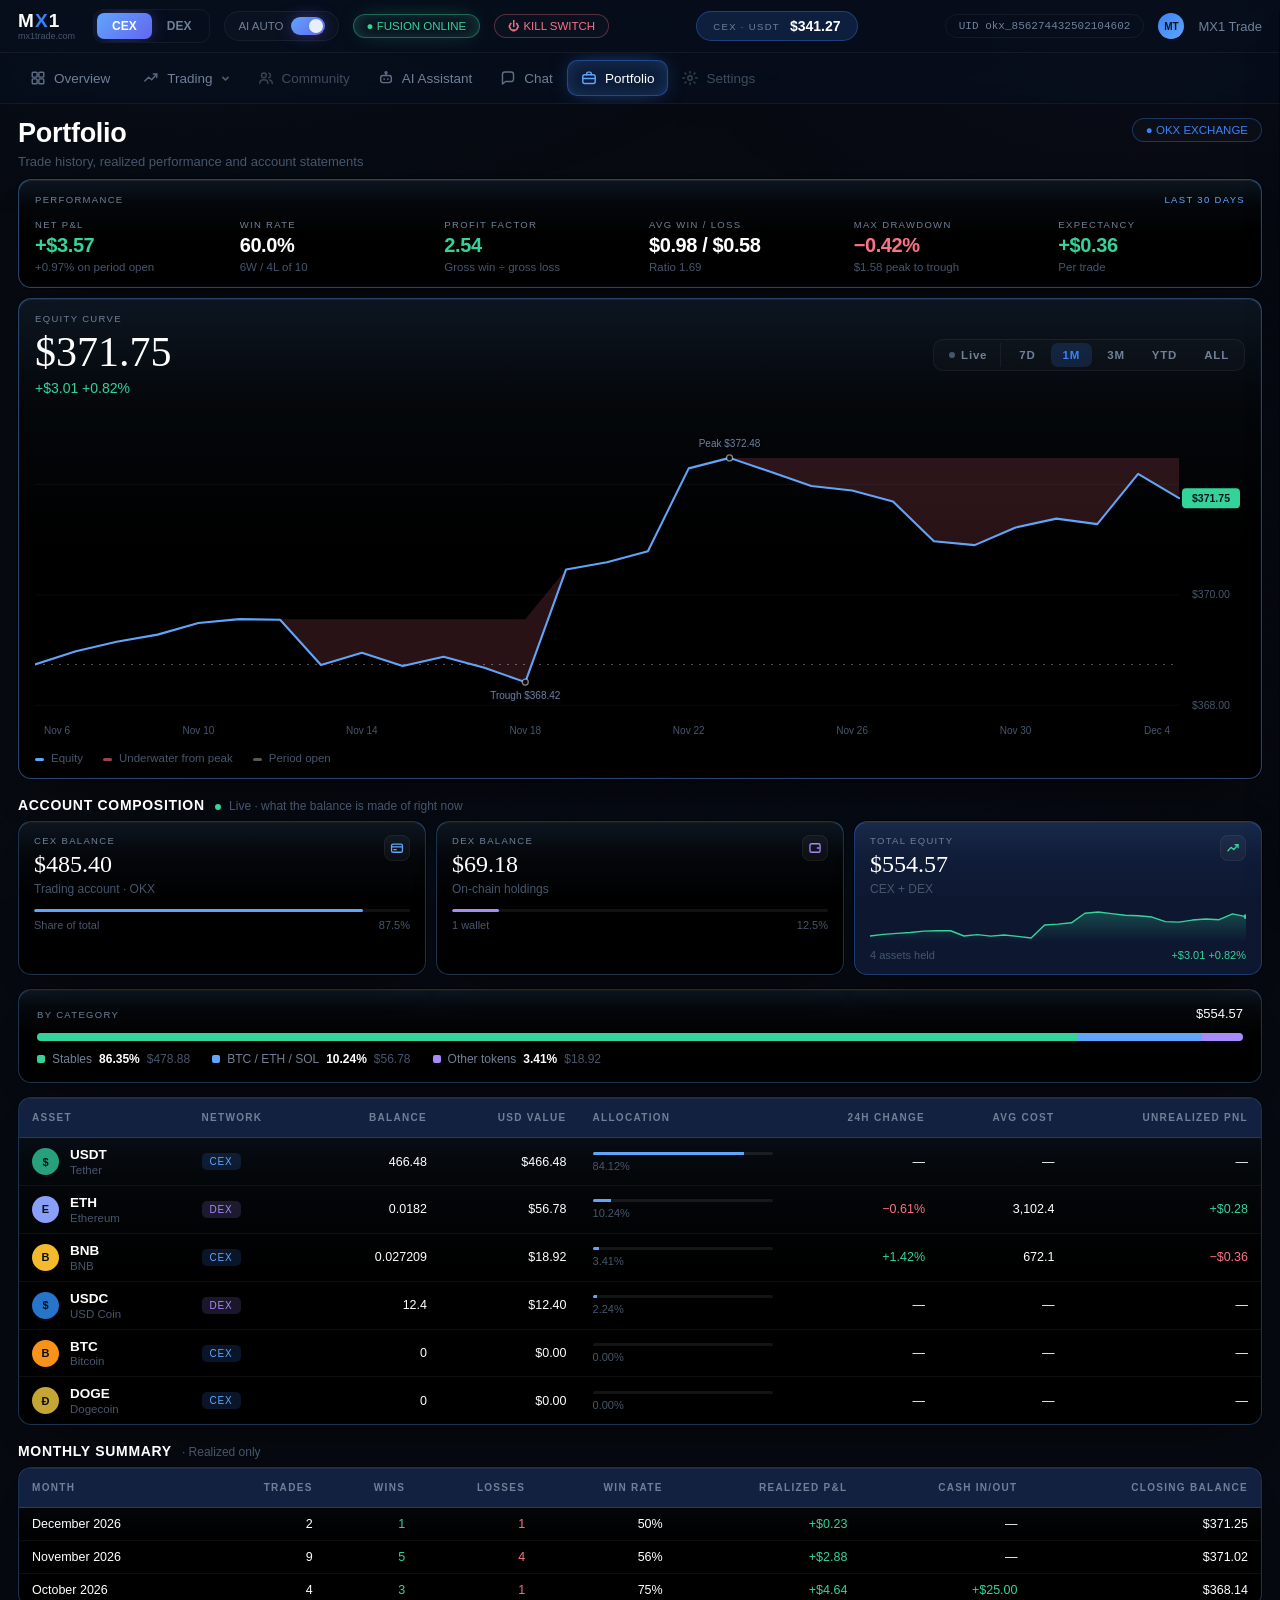
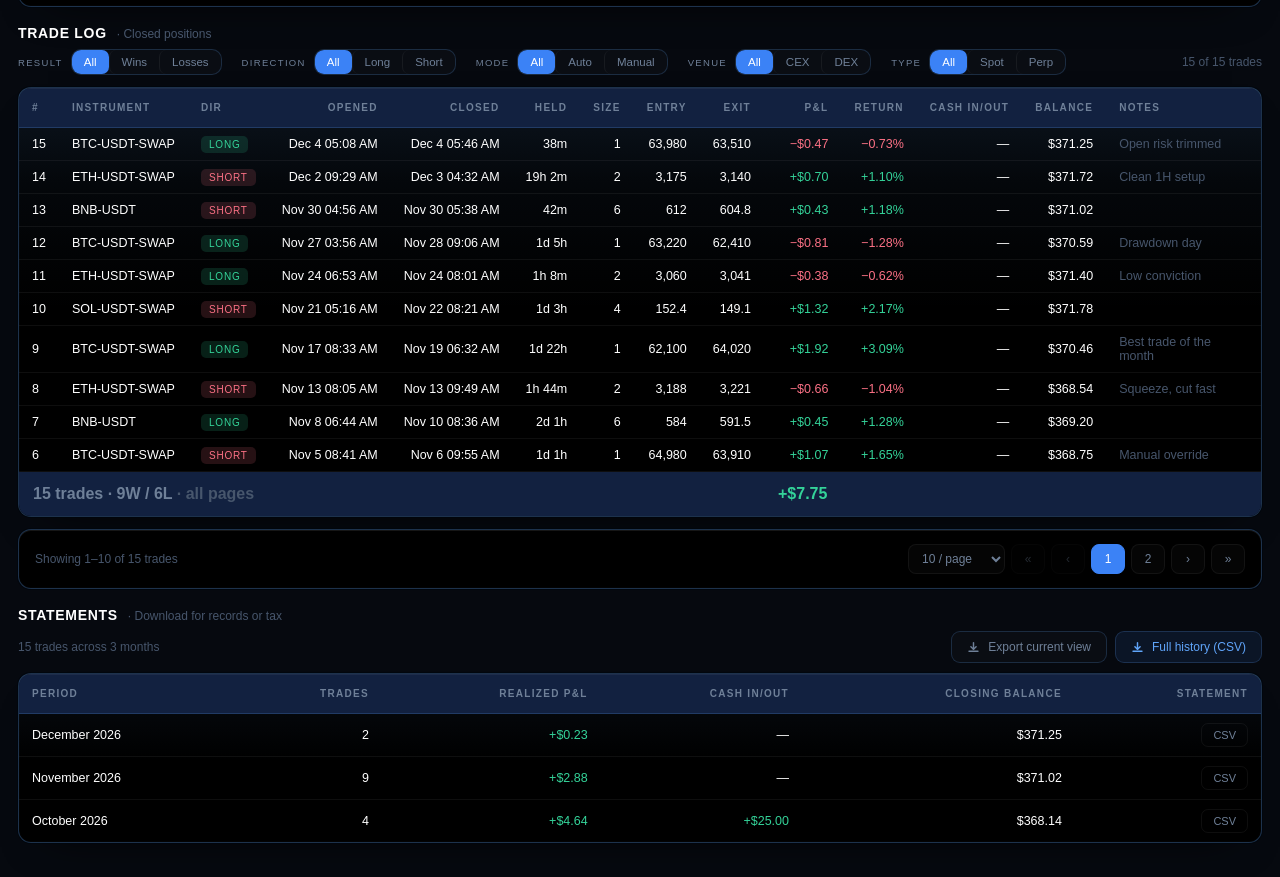
<file: portfolio.html>
<meta charset="utf-8" />
<meta name="viewport" content="width=device-width, initial-scale=1" />
<title>MX1 Trade — Portfolio</title>

<style>
  :root {
    --bg: #050b16;
    --bar: #070e1c;
    --panel: #0b1424;
    --panel-2: #0a1220;
    --hair: rgba(255, 255, 255, 0.07);
    --text: #e9eff8;
    --muted: #8093ab;
    --dim: #4c5a70;

    /* ---- MX1 brand. Chrome only. Never follows PnL. ---- */
    --brand: #3b82f6;
    --brand-2: #60a5fa;
    --brand-strong: #2563eb;
    --edge: rgba(59, 130, 246, 0.22);
    --head: #122140;                   /* card + table header band — dark blue */
    --chart: #60a5fa;
    --warn: #fbbf24;
    --accent: var(--brand);
    --accent-soft: rgba(59, 130, 246, 0.16);
    --accent-edge: rgba(59, 130, 246, 0.34);

    /* ---- Semantic. Sign only. ---- */
    --pos: #34d399;
    --neg: #fb7185;

    --hero: #0d1730;   /* hero surfaces — navy, so they read blue */
  }

  * { box-sizing: border-box; }
  [hidden] { display: none !important; }

  body {
    margin: 0; background: var(--bg); color: var(--text); font-size: 14px;
    font-family: "Inter", -apple-system, BlinkMacSystemFont, "Segoe UI", sans-serif;
    -webkit-font-smoothing: antialiased;
  }

  .label { font-size: 10.5px; letter-spacing: .18em; text-transform: uppercase; color: var(--muted); }
  .num { font-variant-numeric: tabular-nums; }
  .up { color: var(--pos); }
  .down { color: var(--neg); }

  /* ------------------------------------------------------------- chrome */
  .topbar { display: flex; align-items: center; gap: 14px; padding: 9px 18px;
            background: var(--bar); border-bottom: 1px solid var(--hair); flex-wrap: wrap; }
  .brand { display: flex; flex-direction: column; line-height: 1; margin-right: 4px; }
  .brand b { font-size: 19px; letter-spacing: .06em; }
  .brand b i { font-style: normal; color: var(--brand); }
  .brand span { font-size: 9px; color: var(--dim); margin-top: 2px; }

  .seg { display: inline-flex; border: 1px solid var(--hair); border-radius: 8px; overflow: hidden; }
  .seg button { background: none; border: 0; color: var(--muted); font: inherit; font-size: 12px;
                font-weight: 600; padding: 5px 13px; cursor: pointer; }
  .seg button[aria-pressed="true"] { background: var(--brand); color: #fff; }

  .chip { font:inherit; display: inline-flex; align-items: center; gap: 7px; border: 1px solid var(--hair);
          border-radius: 999px; padding: 5px 13px; font-size: 11.5px; color: var(--muted);
          background: rgba(255,255,255,.02); white-space: nowrap; }
  button.chip { cursor:pointer; }
  .chip.online { border-color: rgba(52,211,153,.34); color: var(--pos); }
  .chip.kill { border-color: rgba(251,113,133,.3); color: var(--neg); }
  .chip.ex { border-color: var(--accent-edge); color: var(--accent); }
  .toggle { width: 26px; height: 14px; border-radius: 999px; background: #1c2b42; position: relative; }
  .toggle::after { content: ""; position: absolute; top: 2px; right: 2px; width: 10px; height: 10px;
                   border-radius: 50%; background: #e9eff8; }

  .ticker-pill { display: inline-flex; align-items: center; gap: 10px; border: 1px solid var(--accent-edge);
                 border-radius: 999px; padding: 6px 16px; background: var(--accent-soft);
                 margin-left: auto; margin-right: auto; }
  .uid { border: 1px solid var(--hair); border-radius: 999px; padding: 5px 13px; font-size: 11px;
         color: var(--muted); font-family: ui-monospace, monospace; }
  .avatar { width: 26px; height: 26px; border-radius: 50%; display: grid; place-items: center;
            background: linear-gradient(140deg, var(--brand), var(--brand-2));
            font-size: 10px; font-weight: 700; color: #04121c; }

  .nav { display: flex; gap: 26px; padding: 0 20px; background: var(--bar);
         border-bottom: 1px solid var(--hair); overflow-x: auto; }
  .nav a { color: var(--muted); text-decoration: none; font-size: 13.5px; padding: 12px 2px;
           border-bottom: 2px solid transparent; white-space: nowrap; }
  .nav a:hover { color: var(--text); }
  .nav a.on { color: var(--brand); border-bottom-color: var(--brand); }

  /* --------------------------------------------------------------- page */
  .page { width: 100%; max-width: 1680px; margin: 0 auto; padding: 18px 22px 50px; }
  .page-head { display: flex; justify-content: space-between; align-items: flex-start; gap: 16px; flex-wrap: wrap; }
  .page-head h1 { font-family: Georgia, serif; font-size: 27px; margin: 0 0 5px; font-weight: 400; }
  .page-head p { margin: 0; color: var(--dim); font-size: 13px; }

  /* Hero surface: navy fill rather than the ordinary card plane, so the panel
     reads blue on its own instead of relying on the bloom to tint it. */
  /* Black, like every other surface. Performance and the equity curve are the
     two LARGEST panels on this page, so filling them with hero navy made navy
     the background rather than an accent — hero works by scarcity. The brighter
     accent border still marks them as primary. */
  .panel { background-color: var(--panel); border: 1px solid var(--accent-edge); border-radius: 14px;
           padding: 18px 20px; margin-top: 16px; }

  /* ----------------------------------------------------- headline stats */
  .kpis { display: grid; grid-template-columns: repeat(6, 1fr); gap: 18px; }
  .kpi .v { font-size: 22px; margin-top: 4px; font-family: Georgia, serif; font-variant-numeric: tabular-nums; }
  .kpi .n { font-size: 11.5px; color: var(--dim); margin-top: 4px; }

  /* ------------------------------------------------------- equity curve */
  .curve-head { display: flex; justify-content: space-between; align-items: center; gap: 16px;
                flex-wrap: wrap; margin-bottom: 4px; }
  .tabs { display: inline-flex; gap: 3px; padding: 3px; border: 1px solid var(--hair);
          border-radius: 10px; background: rgba(255,255,255,.02); }
  .tab { background: none; border: 0; cursor: pointer; font: inherit; font-size: 11.5px; font-weight: 600;
         letter-spacing: .07em; color: var(--muted); padding: 6px 12px; border-radius: 7px;
         transition: color .18s, background .18s; }
  .tab:hover { color: var(--text); }
  .tab[aria-pressed="true"] { background: var(--accent-soft); color: var(--accent); }
  .tab:focus-visible { outline: 2px solid var(--accent); outline-offset: 2px; }
  #tabs .tab[data-r="live"] { display:inline-flex; align-items:center; gap:6px;
                              border-right:1px solid var(--hair); border-radius:7px 0 0 7px;
                              margin-right:3px; padding-right:13px; }
  #tabs .tab[data-r="live"] .dot { width:6px; height:6px; border-radius:50%; background:var(--pos);
                                   animation:pulse 1.6s ease-in-out infinite; }
  #tabs .tab[data-r="live"][aria-pressed="false"] .dot { background:var(--dim); animation:none; }
  @keyframes pulse { 0%,100% { opacity: 1 } 50% { opacity: .3 } }
  @media (prefers-reduced-motion: reduce) { .tab-link .dot { animation: none; } }

  .chart { margin-top: 14px; height: 330px; }
  .chart svg { width: 100%; height: 330px; display: block; cursor: crosshair; }
  .curve-legend { display: flex; gap: 20px; margin-top: 12px; font-size: 11.5px; color: var(--dim); flex-wrap: wrap; }
  .swatch { display: inline-block; width: 9px; height: 3px; border-radius: 2px; margin-right: 7px;
            vertical-align: middle; }

  /* -------------------------------------------------------------- tables */
  .section-title { display: flex; align-items: baseline; gap: 10px; margin: 26px 0 10px; }
  .section-title h2 { font-family: Georgia, serif; font-weight: 400; font-size: 19px; margin: 0; }
  .section-title span { color: var(--dim); font-size: 12px; }

  .scroller { overflow-x: auto; border: 1px solid var(--edge); border-radius: 14px; background-color: var(--panel); }
  table { width: 100%; border-collapse: collapse; }
  thead th { text-align: right; font-size: 10.5px; letter-spacing: .14em; text-transform: uppercase;
             color: var(--muted); font-weight: 700; padding: 17px 14px;
             background: var(--head); border-bottom: 1px solid var(--edge); white-space: nowrap; }
  thead th:first-child, tbody td:first-child, .lt { text-align: left; }
  tbody td { text-align: right; padding: 12px 14px; border-top: 1px solid var(--hair);
             font-variant-numeric: tabular-nums; white-space: nowrap; }
  tbody tr:hover { background: rgba(255,255,255,.015); }
  tfoot td { padding: 13px 14px; border-top: 1px solid var(--hair); text-align: right;
             font-variant-numeric: tabular-nums; background: var(--head); font-weight: 600; }

  .tag { font-size: 10px; letter-spacing: .08em; padding: 3px 8px; border-radius: 5px; }
  .tag.long { background: rgba(52,211,153,.15); color: var(--pos); }
  .tag.short { background: rgba(251,113,133,.15); color: var(--neg); }
  .note { color: var(--dim); font-size: 12px; max-width: 260px; white-space: normal; }

  .toolbar { display: flex; gap: 8px; align-items: center; flex-wrap: wrap; margin-bottom: 12px; }
  .filter { background: rgba(255,255,255,.02); border: 1px solid var(--hair); color: var(--muted);
            font: inherit; font-size: 12px; padding: 6px 12px; border-radius: 8px; cursor: pointer; }
  .filter[aria-pressed="true"] { border-color: var(--accent-edge); color: var(--accent);
                                 background: var(--accent-soft); }
  .spacer { margin-left: auto; color: var(--dim); font-size: 12px; }

  @media (max-width: 1080px) {
    .kpis { grid-template-columns: repeat(3, 1fr); }
    .ticker-pill { order: 9; margin: 0; }
  }
  @media (max-width: 620px) { .kpis { grid-template-columns: repeat(2, 1fr); } }

  /* ---- chrome glow ------------------------------------------------------
     Few controls, each carrying real state (selected / on / online), so the
     bloom reads as status rather than decoration. */
  .seg { padding:3px; }
  .seg button { border-radius:8px; padding:6px 15px; transition:box-shadow .3s ease, background .3s ease; }
  .seg button[aria-pressed="true"] {
    background: linear-gradient(135deg, #60a5fa, #6366f1); color:#fff;
    box-shadow: 0 0 20px -5px rgba(99,102,241,.8);
  }

  .toggle { width:34px; height:18px; border-radius:999px; background:#16233a; position:relative;
            cursor:pointer; transition:background .3s ease, box-shadow .3s ease; }
  .toggle::after { content:""; position:absolute; top:2px; left:2px; width:14px; height:14px;
                   border-radius:50%; background:#e9eff8; transition:left .28s cubic-bezier(.4,0,.2,1); }
  .toggle.on { background:linear-gradient(135deg,#60a5fa,#6366f1);
               box-shadow:0 0 18px -4px rgba(99,102,241,.85); }
  .toggle.on::after { left:18px; }

  .chip.online { border-color:rgba(52,211,153,.45); color:var(--pos);
                 box-shadow: 0 0 22px -9px rgba(52,211,153,.75),
                             inset 0 0 26px -16px rgba(52,211,153,.95); }
  /* Kill switch stays quiet until you reach for it. A destructive control that
     glows red all day teaches the eye to ignore red. */
  .chip.kill { border-color:rgba(251,113,133,.32); color:var(--neg);
               transition:box-shadow .25s ease, border-color .25s ease; cursor:pointer; }
  .chip.kill:hover, .chip.kill:focus-visible {
    border-color:rgba(251,113,133,.75);
    box-shadow: 0 0 24px -8px rgba(251,113,133,.8), inset 0 0 26px -16px rgba(251,113,133,.9);
  }

  .nav { gap:5px; padding:7px 16px; }
  .nav a { display:inline-flex; align-items:center; gap:8px; padding:9px 13px; border-radius:10px;
           border:1px solid transparent; border-bottom:1px solid transparent;
           transition:background .25s ease, box-shadow .35s ease, color .25s ease; }
  .nav a svg { width:16px; height:16px; fill:none; stroke:currentColor; stroke-width:1.6;
               stroke-linecap:round; stroke-linejoin:round; flex:0 0 auto; opacity:.85; }
  .nav a:hover { color:var(--text); background:rgba(255,255,255,.045); }
  .nav a.on { color:#fff; background:rgba(59,130,246,.15);
              border-color:rgba(59,130,246,.45); border-bottom-color:rgba(59,130,246,.45);
              box-shadow: 0 0 24px -9px rgba(59,130,246,.85),
                          inset 0 0 26px -17px rgba(96,165,250,.95); }
  .nav a.on svg { color:var(--brand-2); opacity:1; }

  body.glow-off .seg button[aria-pressed="true"],
  body.glow-off .toggle.on, body.glow-off .chip.online, body.glow-off .nav a.on { box-shadow:none; }

  /* ---- filters: grouped segments, one control per dimension ---- */
  .filterbar { display:flex; align-items:center; gap:20px; flex-wrap:wrap; margin-bottom:12px; }
  .fgroup { display:inline-flex; align-items:center; gap:8px; }
  .fgroup > .label { font-size:9.5px; }
  .segset { display:inline-flex; border:1px solid var(--edge); border-radius:8px;
            overflow:hidden; background:rgba(255,255,255,.02); }
  .segset button { border:0; background:none; color:var(--muted); font:inherit; font-size:11.5px;
                   padding:6px 12px; cursor:pointer; border-left:1px solid var(--hair);
                   transition:background .2s ease, color .2s ease; }
  .segset button:first-child { border-left:0; }
  .segset button:hover { color:var(--text); }
  .segset button[aria-pressed="true"] { background:var(--brand); color:#fff; }
  .segset button:focus-visible { outline:2px solid var(--brand); outline-offset:-2px; }
  .fcount { margin-left:auto; font-size:12px; color:var(--dim); font-variant-numeric:tabular-nums; }

  /* ---- account composition ---- */
  .balrow { display:grid; grid-template-columns:repeat(3,1fr); gap:14px; margin-top:0; }
  /* A vertical falloff from the top edge, not a corner tint. This reads as
     light landing on the card — it keeps the edges crisp, which is what the
     radial corner wash was fighting. Same treatment the Overview cards use, so
     the two pages describe surfaces the same way. */
  .balcard, .rollup, .panel, .scroller {
    /* Blue light, not white. A neutral sheen on black reads as grey haze; a
       cool tint reads as the brand light falling on the surface, and it ties
       the cards to the accent border. Thin white line at the very top edge is
       the specular — that stays neutral, or the lip looks tinted rather than
       lit. */
    background-image: linear-gradient(180deg,
      rgba(255,255,255,.05)  0px,  rgba(255,255,255,0) 1px,
      rgba(96,165,250,.13)   1px,  rgba(96,165,250,.045) 22%,
      rgba(96,165,250,0)     52%);
    background-repeat: no-repeat;
  }
  .balcard { background-color:var(--panel); border:1px solid var(--edge); border-radius:14px; padding:16px 18px; }
  .balcard .v { font-family:Georgia,serif; font-size:24px; margin-top:5px; font-variant-numeric:tabular-nums; }
  .balcard .n { font-size:12px; color:var(--dim); margin-top:4px; }
  .balcard .pill { display:inline-block; margin-top:12px; padding:4px 11px; border-radius:999px;
                   font-size:11px; border:1px solid var(--hair); color:var(--muted);
                   background:rgba(255,255,255,.02); }
  /* The one hero left: small enough that navy reads as emphasis again. */
  .balcard.total { background-color:var(--hero); border-color:var(--accent-edge); }

  .asset { display:flex; align-items:center; gap:11px; }
  .coin { width:27px; height:27px; border-radius:50%; display:grid; place-items:center; flex:0 0 auto;
          font-size:11px; font-weight:700; color:#071018; }
  .asset b { font-weight:600; display:block; font-size:13.5px; line-height:1.25; }
  .asset small { color:var(--dim); font-size:11.5px; }
  .alloc { text-align:left !important; min-width:140px; }
  .bar { height:3px; border-radius:2px; background:rgba(255,255,255,.08); overflow:hidden; }
  .bar i { display:block; height:100%; background:var(--chart); transition:width .4s ease; }
  .alloc small { color:var(--dim); font-size:11px; display:block; margin-top:5px; }
  .tag.cex { background:rgba(59,130,246,.16); color:var(--brand-2); }
  .tag.dex { background:rgba(167,139,250,.16); color:#a78bfa; }

  @media (max-width:820px) { .balrow { grid-template-columns:1fr; } }
  .nav a.soon { opacity:.55; cursor:not-allowed; }
  .nav a.soon:hover { background:none; color:var(--muted); }

  /* ---- category rollup: the one cut the asset table can't give ---- */
  .rollup { background-color:var(--panel); border:1px solid var(--edge); border-radius:14px;
            padding:16px 18px; margin-top:14px; }
  .rollup-head { display:flex; justify-content:space-between; align-items:baseline; gap:12px; }
  .stack { display:flex; height:8px; border-radius:4px; overflow:hidden; margin-top:12px;
           background:rgba(255,255,255,.06); }
  .stack i { display:block; height:100%; transition:width .45s ease; }
  .stack-legend { display:flex; gap:22px; flex-wrap:wrap; margin-top:11px;
                  font-size:12px; color:var(--muted); }
  .stack-legend span { display:inline-flex; align-items:center; gap:7px; }
  .stack-legend b { color:var(--text); font-variant-numeric:tabular-nums; font-weight:600; }
  .swatch-dot { width:8px; height:8px; border-radius:2px; flex:0 0 auto; }

  /* ---- trade drawer ---------------------------------------------------- */
  tbody tr[data-i] { cursor:pointer; }
  tbody tr[data-i]:focus-visible { outline:2px solid var(--brand); outline-offset:-2px; }

  .scrim { position:fixed; inset:0; background:rgba(3,7,15,.62); backdrop-filter:blur(2px);
           opacity:0; pointer-events:none; transition:opacity .28s ease; z-index:40; }
  .scrim.open { opacity:1; pointer-events:auto; }

  .drawer { position:fixed; top:0; right:0; height:100%; width:min(520px, 100%);
            background:var(--panel); border-left:1px solid var(--accent-edge);
            border-radius:18px 0 0 18px; overflow:hidden;
            transform:translateX(100%); transition:transform .32s cubic-bezier(.22,.61,.36,1);
            z-index:41; display:flex; flex-direction:column;
            box-shadow:-24px 0 60px -30px rgba(0,0,0,.9); }
  .drawer.open { transform:translateX(0); }

  /* Result band: the drawer announces win or loss before you read a number. */
  .dr-head { padding:20px 24px 22px; border-bottom:1px solid var(--edge); position:relative;
             transition:box-shadow .4s ease; }
  .dr-head.win  { box-shadow: inset 0 90px 120px -90px rgba(52,211,153,.55); }
  .dr-head.loss { box-shadow: inset 0 90px 120px -90px rgba(251,113,133,.55); }
  .dr-top { display:flex; align-items:flex-start; justify-content:space-between; gap:14px; }
  .dr-head h3 { margin:0; font-family:Georgia,serif; font-weight:400; font-size:19px; }
  .dr-sub { color:var(--dim); font-size:11.5px; margin-top:5px; display:flex; align-items:center;
            gap:8px; flex-wrap:wrap; }
  .dr-close { background:rgba(255,255,255,.04); border:1px solid var(--hair); color:var(--muted);
              font:inherit; width:30px; height:30px; border-radius:50%; cursor:pointer;
              line-height:1; flex:0 0 auto; }
  .dr-close:hover { color:var(--text); border-color:var(--edge); }
  .dr-hero { font-family:Georgia,serif; font-size:38px; line-height:1.05; margin-top:16px;
             font-variant-numeric:tabular-nums; }
  .dr-hero small { display:block; font-family:"Inter",sans-serif; font-size:12.5px;
                   color:var(--muted); margin-top:6px; }

  .dr-body { flex:1 1 auto; padding:22px 24px 30px; overflow-y:auto; }

  /* Timeline instead of a boxed grid — a trade is a journey, not a spec sheet. */
  .tl { position:relative; padding-left:26px; }
  .tl::before { content:""; position:absolute; left:5px; top:9px; bottom:9px; width:2px;
                border-radius:1px; background:linear-gradient(var(--tl-a), var(--tl-b)); }
  .tl-node { position:relative; }
  .tl-node::before { content:""; position:absolute; left:-26px; top:5px; width:12px; height:12px;
                     border-radius:50%; background:var(--panel); border:2px solid var(--tl-dot); }
  .tl-node .when { font-size:11px; color:var(--dim); }
  .tl-node .what { font-size:15px; font-variant-numeric:tabular-nums; margin-top:3px; }
  .tl-node .what b { font-weight:600; }

  /* The gap between nodes carries the size of the move: bigger % swing, taller
     connector. Keeps the spatial cue the old price bar had, without the
     floating labels that collided with everything. */
  .tl-span { position:relative; height:var(--tl-h, 34px); transition:height .3s ease; }
  .tl-span .amt { position:absolute; left:6px; top:50%; transform:translateY(-50%);
                  font-size:11px; color:var(--muted); font-variant-numeric:tabular-nums;
                  white-space:nowrap; }
  .tl-span .amt i { color:var(--dim); font-style:normal; margin-left:7px; }

  /* Facts as hairline rows, not a field of cells. */
  .dr-sec { margin-top:26px; }
  .dr-sec > .label { display:block; margin-bottom:4px; }
  .frow { display:flex; justify-content:space-between; align-items:baseline; gap:14px;
          padding:11px 0; border-bottom:1px solid var(--hair); font-size:13px; }
  .frow:last-child { border-bottom:0; }
  .frow span { color:var(--dim); }
  .frow b { font-weight:600; font-variant-numeric:tabular-nums; }

  .dr-note { margin-top:6px; font-size:13px; color:var(--muted); line-height:1.55;
             border-left:2px solid var(--edge); padding-left:14px; font-style:italic; }

  .dr-nav { display:flex; gap:8px; padding:14px 24px; border-top:1px solid var(--edge);
            background:rgba(255,255,255,.012); flex:0 0 auto; }
  .dr-nav button { flex:1; background:rgba(255,255,255,.02); border:1px solid var(--hair);
                   color:var(--muted); font:inherit; font-size:12px; padding:9px; border-radius:999px;
                   cursor:pointer; transition:color .2s, border-color .2s; }
  .dr-nav button:hover:not(:disabled) { color:var(--text); border-color:var(--edge); }
  .dr-nav button:disabled { opacity:.3; cursor:default; }

  @media (prefers-reduced-motion: reduce) { .drawer { transition:none; } }

  /* ---- ambient light ----------------------------------------------------
     Panels are opaque, so this only shows in the gutters and the gaps between
     cards — the dead black areas. Kept very low so it never competes with the
     semantic glow, which has to stay the brightest thing on the page. */
  body::before {
    content:""; position:fixed; inset:0; pointer-events:none; z-index:0;
    background:
      radial-gradient(1100px 520px at 15% -8%,  rgba(59,130,246,.13), transparent 62%),
      radial-gradient(820px 420px at 88% 4%,    rgba(99,102,241,.09), transparent 60%),
      radial-gradient(1200px 620px at 55% 112%, rgba(37,99,235,.07),  transparent 66%);
  }
  body.glow-off::before { display:none; }
  /* Lift page content above the ambient layer. The drawer and scrim are
     already position:fixed — do NOT include them here, or this rule wins on
     source order and drops the drawer into normal flow at the end of the page. */
  .topbar, .nav, .page { position:relative; z-index:1; }

  /* ---- sharp mode (see index.html for the reasoning) ---- */
  body.sharp {
    /* Matches Overview and Trading: black card surfaces on a page one step
       above them. Navy stays on header bands and hero surfaces. */
    --bg: #06090f;
    --panel: #000000; --panel-2: #000000;
    --hair: rgba(255,255,255,.055); --edge: rgba(96,165,250,.20); --head: #122140;
    --text: #ffffff; --muted: #6f8098; --dim: #47566c;
    /* Restated because body.sharp out-specifies :root — a token defined only
       there silently does nothing on a page that boots into sharp. */
    --hero: #0d1730;
  }
  /* Corners stay soft — density and contrast do the sharpening. */
  body.sharp .panel, body.sharp .scroller, body.sharp .balcard,
  body.sharp .rollup { border-radius: 13px; }
  body.sharp .drawer { border-radius: 16px 0 0 16px; }
  body.sharp .segset, body.sharp .tabs, body.sharp .seg { border-radius: 10px; }
  body.sharp .tab, body.sharp .segset button, body.sharp .seg button { border-radius: 7px; }

  /* This block used to also set box-shadow, which at (0,2,0) specificity beat
     the full edge-definition stack at the end of the file — so sharp mode
     silently lost its separation ring and the panels read as floating rather
     than framed. The stack lives in one place now. */

  body.sharp .page { padding: 14px 18px 34px; }
  body.sharp .panel { padding: 14px 16px; margin-top: 10px; }
  body.sharp .balcard { padding: 13px 15px; }
  body.sharp .balrow { gap: 10px; }
  body.sharp thead th { padding: 14px 13px; font-size: 10px; letter-spacing: .13em; font-weight: 700; }
  body.sharp tbody td { padding: 9px 13px; font-size: 12.5px; }
  body.sharp .section-title { margin: 18px 0 8px; }

  /* Sans for structure, serif kept for the figures you actually read. */
  body.sharp .page-head h1, body.sharp .section-title h2, body.sharp .dr-head h3 {
    font-family: "Inter", -apple-system, BlinkMacSystemFont, sans-serif;
    font-weight: 600; letter-spacing: -.01em;
  }
  body.sharp .section-title h2 { font-size: 14px; letter-spacing: .05em; text-transform: uppercase;
                                 font-weight: 700; }
  body.sharp .kpi .v { font-family: "Inter", sans-serif; font-weight: 600; font-size: 20px;
                       letter-spacing: -.02em; }

  /* --- kept in Georgia: the equity figure and the drawer's P&L --- */
  body.sharp #curEq { font-family: Georgia, "Times New Roman", serif; font-weight: 400;
                      letter-spacing: 0; }
  body.sharp .dr-hero { font-family: Georgia, serif; font-weight: 400; letter-spacing: 0; }
  body.sharp .label { color: var(--muted); font-size: 9.5px; letter-spacing: .14em; }
  body.sharp::before { opacity: .45; }

  /* ---- high-DPI polish ---------------------------------------------------
   * What reads as "cheap" on a big dark UI is almost always one of three
   * things: banded gradients, borders that thicken on retina, and hinted text.
   * These fix all three.
   */

  /* 1. Dither. Large dark radial gradients quantise into visible rings on
     8-bit displays; a faint noise layer breaks the bands up. This is the
     single biggest fidelity gain on a page like this. */
  body::after {
    content:""; position:fixed; inset:0; pointer-events:none; z-index:0;
    opacity:.035; mix-blend-mode:overlay;
    background-image:url("data:image/svg+xml,%3Csvg xmlns='http://www.w3.org/2000/svg' width='140' height='140'%3E%3Cfilter id='n'%3E%3CfeTurbulence type='fractalNoise' baseFrequency='.85' numOctaves='3' stitchTiles='stitch'/%3E%3C/filter%3E%3Crect width='140' height='140' filter='url(%23n)'/%3E%3C/svg%3E");
    background-size:140px 140px;
  }
  body.glow-off::after { display:none; }

  /* 2. True hairlines. A 1px border becomes 2 device px at 2dppx and reads
     heavy; 0.5px lands on one. Outer borders stay 1px — at .5px against a
     low-alpha edge colour the panels stop reading as panels. */
  @media (min-resolution: 2dppx) {
    .frow, .sig, .feed-row, tbody td, thead th, .cell, .sub-cell,
    .card-head, .filterbar, .substrip { border-bottom-width:.5px; border-top-width:.5px; }
  }

  /* 3. Text. Let the renderer use real outlines rather than hinted stems, and
     pull tracking in on the large serif numerals — display sizes need less. */
  body { text-rendering: optimizeLegibility;
         font-feature-settings: "tnum" 1, "kern" 1, "liga" 1; }
  .cell .v.hero, #curEq, .dr-hero, .equity, .kpi .v {
    -webkit-font-smoothing: antialiased; letter-spacing: -.015em;
    font-feature-settings: "tnum" 1, "kern" 1;
  }

  /* 4. Vector output: precision over speed, and a finer stroke that still
     resolves on a 2x panel. */
  svg { shape-rendering: geometricPrecision; }
  @media (min-resolution: 2dppx) {
    #line, #curve #line { stroke-width: 1.1; }
    #base, #grid line { stroke-width: .75; }
  }

  /* ---- glass, used only where it means something -------------------------
   * backdrop-filter needs content behind it. On a solid panel sitting on a flat
   * page it costs GPU and lowers text contrast for no visual gain, so the cards
   * stay opaque. The two surfaces that genuinely sit over other content — the
   * bar you scroll under, and the drawer over the table — get the real thing.
   */
  .topbar, .nav {
    position: sticky; z-index: 30;
    background: rgba(7, 14, 28, .72);
    backdrop-filter: blur(16px) saturate(1.5);
    -webkit-backdrop-filter: blur(16px) saturate(1.5);
  }
  .topbar { top: 0; }
  .nav { top: 45px; }

  .drawer {
    background: linear-gradient(180deg, rgba(255,255,255,.055) 0%,
                                    rgba(255,255,255,.014) 18%,
                                    rgba(255,255,255,0) 44%), #000000;
  }
  .dr-head { background: var(--head); }

  /* Fallback: no backdrop-filter means no translucency, or the text goes soft. */
  /* Safari implements -webkit-backdrop-filter but NOT the unprefixed property,
   so testing only the unprefixed one made Safari take the opaque fallback
   while Chrome kept the translucent fill — same page, two different
   surfaces. Test both. */
@supports not ((backdrop-filter: blur(2px)) or (-webkit-backdrop-filter: blur(2px))) {
    .topbar, .nav { background: var(--bar); }
    .drawer { background: #000; }
  }

  .live-dot { display:inline-block; width:6px; height:6px; border-radius:50%; background:var(--pos);
              margin-right:5px; vertical-align:middle; animation:pulse 1.6s ease-in-out infinite; }
  .live-dot.off { background:var(--dim); animation:none; }
  @media (prefers-reduced-motion: reduce) { .live-dot { animation:none; } }
  .flash-up { color: var(--pos) !important; }
  .flash-down { color: var(--neg) !important; }
  .num { transition: color .3s ease; }

  /* ---- composition cards ------------------------------------------------ */
  .balcard { position:relative; overflow:hidden; }
  /* No corner wash. On black the tint read as a smudge across the top-right
     rather than as light, and it softened the card's edge — the opposite of
     what the sharp treatment is doing everywhere else. The icon already
     carries the per-card colour, so nothing is lost. */
  .balcard > * { position:relative; z-index:1; }
  .bal-top { display:flex; align-items:flex-start; justify-content:space-between; gap:10px; }
  .bal-icon { width:26px; height:26px; border-radius:8px; display:grid; place-items:center;
              background:rgba(255,255,255,.04); border:1px solid var(--hair); flex:0 0 auto; }
  .bal-icon svg { width:14px; height:14px; fill:none; stroke:currentColor; stroke-width:1.7;
                  stroke-linecap:round; stroke-linejoin:round; }

  .share { height:3px; border-radius:2px; background:rgba(255,255,255,.07);
           overflow:hidden; margin-top:13px; }
  .share i { display:block; height:100%; border-radius:2px; transition:width .5s ease; }
  .share-note { display:flex; justify-content:space-between; margin-top:7px;
                font-size:11px; color:var(--dim); }

  .spark { width:100%; height:34px; display:block; margin-top:12px; }

  /* ---- pagination -------------------------------------------------------- */
  .pager { display:flex; align-items:center; justify-content:space-between; gap:14px;
           flex-wrap:wrap; padding:14px 16px; margin-top:12px;
           background:var(--panel); border:1px solid var(--edge); border-radius:13px; }
  .pager-info { font-size:12px; color:var(--dim); font-variant-numeric:tabular-nums; }
  .pager-ctrls { display:flex; align-items:center; gap:6px; }
  .pg { background:rgba(255,255,255,.02); border:1px solid var(--hair); color:var(--muted);
        font:inherit; font-size:12px; min-width:34px; padding:7px 11px; border-radius:8px;
        cursor:pointer; font-variant-numeric:tabular-nums;
        transition:color .2s ease, border-color .2s ease, background .2s ease; }
  .pg:hover:not(:disabled) { color:var(--text); border-color:var(--edge); }
  .pg:disabled { opacity:.32; cursor:default; }
  .pg[aria-current="true"] { background:var(--brand); border-color:var(--brand); color:#fff; }
  .pg:focus-visible { outline:2px solid var(--brand); outline-offset:2px; }
  .pg-gap { color:var(--dim); padding:0 2px; font-size:12px; }
  .pg-size { background:rgba(255,255,255,.02); border:1px solid var(--hair); color:var(--muted);
             font:inherit; font-size:12px; padding:6px 9px; border-radius:8px; cursor:pointer; }

  /* ---- statements -------------------------------------------------------- */
  .stmt-head { display:flex; align-items:center; justify-content:space-between; gap:14px;
               flex-wrap:wrap; margin-bottom:10px; }
  .btn { display:inline-flex; align-items:center; gap:8px; background:rgba(59,130,246,.10);
         border:1px solid var(--edge); color:var(--brand-2); font:inherit; font-size:12px;
         padding:8px 15px; border-radius:9px; cursor:pointer; white-space:nowrap;
         transition:background .2s ease, border-color .2s ease, color .2s ease; }
  .btn:hover { background:rgba(59,130,246,.2); border-color:var(--brand); }
  .btn:focus-visible { outline:2px solid var(--brand); outline-offset:2px; }
  .btn svg { width:13px; height:13px; flex:0 0 auto; fill:none; stroke:currentColor;
             stroke-width:1.8; stroke-linecap:round; stroke-linejoin:round; }
  .btn.ghost { background:rgba(255,255,255,.02); color:var(--muted); }
  .btn.ghost:hover { color:var(--text); border-color:var(--edge); background:rgba(255,255,255,.05); }

  .dl-cell { display:flex; gap:6px; justify-content:flex-end; }
  .dl { background:none; border:1px solid var(--hair); color:var(--muted); font:inherit;
        font-size:11px; padding:5px 11px; border-radius:7px; cursor:pointer;
        transition:color .2s ease, border-color .2s ease; }
  .dl:hover { color:var(--brand-2); border-color:var(--edge); }
  .dl:focus-visible { outline:2px solid var(--brand); outline-offset:2px; }

  /* ---- edge definition ---------------------------------------------------
   * What makes a surface read as a crisp physical object is two edges, not
   * one: a light specular line along the top where light catches it, and a
   * dark ring just outside the border that separates it from the page. Panels
   * with a single flat border look printed on; these look placed.
   */
  .panel, .card, .scroller, .balcard, .rollup, .stripwrap, .feed, .modal, .drawer, .pdrawer, .pager {
    box-shadow:
      inset 0 1px 0 rgba(255, 255, 255, .075),          /* top specular */
      inset 0 0 0 1px rgba(255, 255, 255, .012),        /* inner containment */
      0 0 0 1px rgba(2, 6, 14, .85),                    /* dark separation ring */
      0 20px 44px -30px rgba(0, 0, 0, .95);             /* grounding shadow */
    border-color: rgba(96, 165, 250, .30);
  }

  /* The primary panel sits a step brighter than the supporting ones. */
  .stripwrap, .panel {
    border-color: rgba(96, 165, 250, .42);
    box-shadow:
      inset 0 1px 0 rgba(255, 255, 255, .09),
      inset 0 0 0 1px rgba(96, 130, 246, .05),
      0 0 0 1px rgba(2, 6, 14, .9),
      0 24px 52px -32px rgba(0, 0, 0, 1);
  }

  /* Header bands get their own top line so the band edge stays crisp. */
  .card-head, .modal-head, .pd-head, thead th {
    box-shadow: inset 0 1px 0 rgba(255, 255, 255, .05);
  }

  /* Alert states keep priority, but tinted per state. currentColor resolves to
     --text, which is #ffffff under body.sharp — that painted a hard white rule
     down the left of every flagged cell, reading as a rendering fault rather
     than a warning. */
  .card.attn-warn, .cell.attn-warn { border-color: rgba(251, 191, 36, .50); }
  .card.attn-neg,  .cell.attn-neg  { border-color: rgba(251, 113, 133, .55); }

  /* Hairlines inside a panel stay hairlines — sharpening the outside only. */
  tbody tr:hover { background: rgba(255, 255, 255, .028); }

  /* Total-equity card keeps its bloom on top of the edge treatment. */
  /* Same edge stack as every other card — a specular lip, a dark separation
     ring, a grounding shadow. The hero navy fill is what marks it out now,
     not an interior glow. */
  .balcard.total { box-shadow:
      inset 0 1px 0 rgba(255,255,255,.08),
      0 0 0 1px rgba(0,0,0,.9),
      0 20px 44px -30px rgba(0,0,0,.95); }
</style>

<!-- ============================================================== chrome -->
<div class="topbar">
  <div class="brand"><b>M<i>X</i>1</b><span>mx1trade.com</span></div>
  <div class="seg"><button aria-pressed="true">CEX</button><button aria-pressed="false">DEX</button></div>
  <button class="chip" id="aiAuto" aria-pressed="true">AI AUTO <span class="toggle on"></span></button>
  <div class="chip online">&#9679; FUSION ONLINE</div>
  <button class="chip kill">&#9211; KILL SWITCH</button>
  <div class="ticker-pill"><span class="label">CEX &middot; USDT</span><b class="num">$341.27</b></div>
  <div class="uid">UID okx_856274432502104602</div>
  <div class="avatar">MT</div>
  <span style="color:var(--muted);font-size:13px">MX1 Trade</span>
</div>

<nav class="nav">
  <a href="index.html"><svg viewBox="0 0 18 18" aria-hidden="true"><rect x="2.5" y="2.5" width="5.5" height="5.5" rx="1"/><rect x="10" y="2.5" width="5.5" height="5.5" rx="1"/><rect x="2.5" y="10" width="5.5" height="5.5" rx="1"/><rect x="10" y="10" width="5.5" height="5.5" rx="1"/></svg>Overview</a>
  <span class="navmenu" data-open="false">
    <button class="nav-trigger" aria-haspopup="true" aria-expanded="false">
      <svg class="ico" viewBox="0 0 18 18" aria-hidden="true"><polyline points="2 12.5 6.3 8.2 9.8 11 15.5 4.5"/><polyline points="11.6 4.5 15.5 4.5 15.5 8.4"/></svg>Trading
      <svg class="caret" viewBox="0 0 12 12" aria-hidden="true"><polyline points="2.5 4.5 6 8 9.5 4.5"/></svg>
    </button>
    <span class="navmenu-panel" role="menu">
      <a class="navmenu-item" role="menuitem" href="trading.html">
        <svg viewBox="0 0 18 18" aria-hidden="true"><path d="M3 15V7.5M7 15V3M11 15v-5M15 15V5.5"/></svg>
        <span>Manual Trade<small>Chart, order book, Fusion controller</small></span>
      </a>
      <a class="navmenu-item" role="menuitem" href="auto-autonomous.html">
        <svg viewBox="0 0 18 18" aria-hidden="true"><rect x="3" y="6.2" width="12" height="8" rx="2.6"/><circle cx="6.9" cy="10.2" r=".95" fill="currentColor" stroke="none"/><circle cx="11.1" cy="10.2" r=".95" fill="currentColor" stroke="none"/><path d="M9 6.2V3.8"/><circle cx="9" cy="2.9" r="1.1"/></svg>
        <span>Auto Autonomous<small>Hands-off — Fusion runs the book</small></span>
      </a>
    </span>
  <a href="#" class="soon" title="Not built yet"><svg viewBox="0 0 18 18" aria-hidden="true"><circle cx="6.6" cy="6" r="2.7"/><path d="M2 15.2c0-2.6 2.1-4.2 4.6-4.2s4.6 1.6 4.6 4.2"/><path d="M12.1 3.7a2.7 2.7 0 0 1 0 5.2"/><path d="M13.2 11.2c1.9.5 2.9 1.9 2.9 4"/></svg>Community</a>
  <a href="ai-assistant.html"><svg viewBox="0 0 18 18" aria-hidden="true"><rect x="3" y="6.2" width="12" height="8" rx="2.6"/><circle cx="6.9" cy="10.2" r=".95" fill="currentColor" stroke="none"/><circle cx="11.1" cy="10.2" r=".95" fill="currentColor" stroke="none"/><path d="M9 6.2V3.8"/><circle cx="9" cy="2.9" r="1.1"/></svg>AI Assistant</a>
  <a href="chat.html"><svg viewBox="0 0 18 18" aria-hidden="true"><path d="M15.2 10.4A2.6 2.6 0 0 1 12.6 13H6.2l-3.4 2.7V4.9A2.6 2.6 0 0 1 5.4 2.3h7.2a2.6 2.6 0 0 1 2.6 2.6z"/></svg>Chat</a>
  <a href="portfolio.html" class="on"><svg viewBox="0 0 18 18" aria-hidden="true"><rect x="2" y="5.4" width="14" height="9.8" rx="2.2"/><path d="M6.4 5.4V4a1.6 1.6 0 0 1 1.6-1.6h2A1.6 1.6 0 0 1 11.6 4v1.4"/><path d="M2 9.6h14"/></svg>Portfolio</a>
  <a href="#" class="soon" title="Not built yet"><svg viewBox="0 0 18 18" aria-hidden="true"><circle cx="9" cy="9" r="2.5"/><path d="M9 1.7v1.7M9 14.6v1.7M2.7 9H1M17 9h-1.7M4.6 4.6 3.4 3.4M14.6 14.6l-1.2-1.2M4.6 13.4l-1.2 1.2M14.6 3.4l-1.2 1.2"/></svg>Settings</a>
</nav>

<style>
  /* ---- nav dropdown ------------------------------------------------------
     Trading is two products now — the manual desk and the autonomous engine.
     A submenu keeps them under one nav item instead of widening a nav that
     already scrolls at laptop widths. Class names are namespaced because
     trading.html already owns .menu / .menu-item for the indicator picker.
   */
  .navmenu { position:relative; display:inline-flex; }
  .navmenu > .nav-trigger {
    display:inline-flex; align-items:center; gap:8px; background:none; font:inherit;
    color:var(--muted); font-size:13.5px; padding:8px 13px; border-radius:9px;
    border:1px solid transparent; white-space:nowrap; cursor:pointer;
    transition:background .25s, box-shadow .35s, color .25s;
  }
  .navmenu > .nav-trigger svg.ico { width:16px; height:16px; fill:none; stroke:currentColor;
    stroke-width:1.6; stroke-linecap:round; stroke-linejoin:round; opacity:.8; flex:0 0 auto; }
  .navmenu > .nav-trigger svg.caret { width:9px; height:9px; fill:none; stroke:currentColor;
    stroke-width:2.2; stroke-linecap:round; stroke-linejoin:round; flex:0 0 auto;
    transition:transform .2s ease; opacity:.7; }
  .navmenu > .nav-trigger:hover { color:var(--text); background:rgba(255,255,255,.05); }
  .navmenu > .nav-trigger:focus-visible { outline:2px solid var(--brand); outline-offset:2px; }
  /* Lit when this section is the page you're on, matching .nav a.on exactly. */
  .navmenu > .nav-trigger.on { color:#fff; background:rgba(59,130,246,.16);
    border-color:rgba(59,130,246,.45); box-shadow:0 0 22px -9px rgba(59,130,246,.9); }
  .navmenu > .nav-trigger.on svg.ico { color:var(--brand-2); opacity:1; }
  .navmenu[data-open="true"] > .nav-trigger svg.caret { transform:rotate(180deg); }

  /* Fixed, not absolute: .nav is overflow-x:auto, which makes it a scroll
     container and clips any absolutely-positioned child. Fixed escapes it;
     the position is written from the trigger's rect on open. */
  /* An explicit width, because width:100% on the items resolved against an
     indefinite width and blew the shrink-to-fit panel out to fill the
     viewport — 433px of item holding 165px of text. */
  .navmenu-panel {
    /* Width is measured and written by place() below. Doing it in JS makes it
       font-agnostic and immune to the circular case where an item's
       width:100% resolves against an indefinite max-content parent. */
    position:fixed; z-index:80; min-width:200px;
    /* Same material as Overview's dropdown: near-black over a blur, with a
       deeper lift than a card because it floats well above the page. */
    background:linear-gradient(180deg, rgba(255,255,255,.055) 0%,
                                    rgba(255,255,255,.014) 18%,
                                    rgba(255,255,255,0) 44%), #000000;
    border:1px solid rgba(96,165,250,.42); border-radius:14px; padding:6px;
    box-shadow:
      inset 0 1px 0 rgba(255,255,255,.10),
      0 0 0 1px rgba(0,0,0,.95),
      0 32px 64px -24px rgba(0,0,0,1),
      0 0 40px -18px rgba(59,130,246,.55);
    display:none;
  }
  /* Flex column with stretch, not width:100% on the items — a percentage
     width resolving against a max-content parent is circular, which is
     what blew the panel out to 433px the first time. Stretch gets the
     full-width rows with no cycle. */
  /* The panel is moved to <body> on boot (see navMenus), so it is no longer a
     descendant of .navmenu — the open state has to key off its own class
     rather than the parent's attribute. */
  .navmenu-panel.open { display:flex; flex-direction:column;
                        align-items:stretch; gap:2px; }
  @supports not ((backdrop-filter: blur(2px)) or (-webkit-backdrop-filter: blur(2px))) { .navmenu-panel { background:#000; } }

  .navmenu-item {
    display:flex; align-items:flex-start; gap:10px; text-align:left; width:100%;
    background:none; border:0; color:var(--muted); font:inherit; font-size:13px;
    padding:9px 11px; border-radius:8px; cursor:pointer; text-decoration:none;
    transition:background .18s, color .18s;
  }
  .navmenu-item > span { min-width:0; line-height:1.35; }
  .navmenu-item:hover { background:rgba(96,165,250,.10); color:var(--text); }
  .navmenu-item:focus-visible { outline:2px solid var(--brand); outline-offset:-2px; }
  .navmenu-item svg { width:15px; height:15px; fill:none; stroke:currentColor; stroke-width:1.6;
    stroke-linecap:round; stroke-linejoin:round; flex:0 0 auto; opacity:.8; }
  .navmenu-item small { display:block; font-size:10.5px; color:var(--dim); margin-top:3px;
                        line-height:1.4; }
  .navmenu-item svg { margin-top:1px; }
  .navmenu-item[aria-current="page"] { color:#fff;
    background:linear-gradient(180deg, rgba(96,165,250,.20), rgba(59,130,246,.10));
    box-shadow: inset 0 1px 0 rgba(255,255,255,.09); }
  .navmenu-item[aria-current="page"] svg { color:var(--brand-2); opacity:1; }
  /* Not built yet: dimmed, not clickable, and says so rather than 404ing. */
  .navmenu-item.soon { opacity:.5; cursor:not-allowed; }
  .navmenu-item.soon:hover { background:none; color:var(--muted); }
</style>

<script>
/* One dropdown, wired generically so adding a second section later is markup
   only. Click-outside and Escape both close; arrow keys walk the items. */
(function navMenus() {
  const menus = [...document.querySelectorAll(".navmenu")];
  if (!menus.length) return;

  const close = m => {
    m.setAttribute("data-open", "false");
    m._panel?.classList.remove("open");
  };
  const closeAll = except => menus.forEach(m => { if (m !== except) close(m); });

  menus.forEach(m => {
    const trigger = m.querySelector(".nav-trigger");
    const items = () => [...m.querySelectorAll(".navmenu-item:not(.soon)")];

    const panel = m.querySelector(".navmenu-panel");

    /* Reparent to <body>. .topbar/.nav carry backdrop-filter on some pages, and
       a backdrop-filter makes an element the containing block for fixed-position
       descendants — so the panel stopped being viewport-fixed and got clipped by
       .nav's overflow:auto. Clicks then landed on the page behind it. Pages
       without backdrop-filter on the nav were unaffected, which is why this only
       bit Overview and Portfolio. */
    document.body.appendChild(panel);

    /* Place the fixed panel under its trigger, and keep it on screen if the
       trigger sits near the right edge. */
    /* Two passes: let the panel size to its content, read that, then pin it as
       a definite px width. The items' width:100% then resolves against a real
       number and every row fills the panel — no trailing gap at any font. */
    const sizeToContent = () => {
      panel.style.width = "max-content";
      const w = Math.min(Math.ceil(panel.getBoundingClientRect().width), 360);
      panel.style.width = w + "px";
      return w;
    };

    const place = () => {
      const w = sizeToContent();
      const r = trigger.getBoundingClientRect();
      panel.style.top = (r.bottom + 6) + "px";
      panel.style.left = Math.max(8, Math.min(r.left, innerWidth - w - 8)) + "px";
    };

    trigger.addEventListener("click", e => {
      e.stopPropagation();
      const open = m.getAttribute("data-open") !== "true";
      closeAll(m);
      m.setAttribute("data-open", open);
      panel.classList.toggle("open", open);
      trigger.setAttribute("aria-expanded", open);
      /* preventScroll: focusing inside the scrollable nav would otherwise
         scroll the whole row out from under the cursor. */
      if (open) { place(); items()[0]?.focus({ preventScroll: true }); }
    });

    addEventListener("resize", () => { if (m.getAttribute("data-open") === "true") place(); });
    panel.addEventListener("click", e => e.stopPropagation());

    m._panel = panel;
    /* Keydown has to be bound to the panel too: it is no longer inside .navmenu,
       so events from the items cannot bubble to it. */
    [m, panel].forEach(node => node.addEventListener("keydown", e => {
      const list = items();
      const i = list.indexOf(document.activeElement);
      if (e.key === "Escape") { close(m); trigger.setAttribute("aria-expanded","false"); trigger.focus(); }
      if (e.key === "ArrowDown") { e.preventDefault();
        list[Math.min(i + 1, list.length - 1)]?.focus({ preventScroll: true }); }
      if (e.key === "ArrowUp")   { e.preventDefault();
        (i <= 0 ? trigger : list[i - 1]).focus({ preventScroll: true }); }
    }));

    /* A placeholder item shouldn't jump the page to the top. */
    m.querySelectorAll(".navmenu-item.soon").forEach(a =>
      a.addEventListener("click", e => e.preventDefault()));

    /* The item for the page you are already on is a no-op: navigating to your
       own URL is a full reload, which reseeds the chart, empties the tape and
       resets the dock. Close the menu and stay put. */
    m.querySelectorAll('.navmenu-item[aria-current="page"]').forEach(a =>
      a.addEventListener("click", e => {
        e.preventDefault();
        close(m);
        trigger.setAttribute("aria-expanded", "false");
        trigger.focus({ preventScroll: true });
      }));
  });

  document.addEventListener("click", () => closeAll(null));
})();
</script>


<div class="page">
  <div class="page-head">
    <div>
      <h1>Portfolio</h1>
      <p>Trade history, realized performance and account statements</p>
    </div>
    <div class="chip ex">&#9679; OKX EXCHANGE</div>
  </div>

  <!-- ====================================================== headline -->
  <section class="panel">
    <div style="display:flex;justify-content:space-between;align-items:baseline;gap:12px;margin-bottom:14px">
      <span class="label">Performance</span>
      <span class="label" id="kpiRange" style="color:var(--brand-2)"></span>
    </div>
    <div class="kpis">
      <div class="kpi"><div class="label">Net P&amp;L</div><div class="v num" id="kNet">&mdash;</div><div class="n" id="kNetPct">All time</div></div>
      <div class="kpi"><div class="label">Win rate</div><div class="v num" id="kWin">&mdash;</div><div class="n" id="kWinN">&mdash;</div></div>
      <div class="kpi"><div class="label">Profit factor</div><div class="v num" id="kPf">&mdash;</div><div class="n">Gross win &divide; gross loss</div></div>
      <div class="kpi"><div class="label">Avg win / loss</div><div class="v num" id="kAvg">&mdash;</div><div class="n" id="kAvgN">Per closed trade</div></div>
      <div class="kpi"><div class="label">Max drawdown</div><div class="v num" id="kDd">&mdash;</div><div class="n" id="kDdN">Peak to trough</div></div>
      <div class="kpi"><div class="label">Expectancy</div><div class="v num" id="kExp">&mdash;</div><div class="n">Per trade</div></div>
    </div>
  </section>

  <!-- ================================================== equity curve -->
  <section class="panel">
    <div class="curve-head">
      <div>
        <div class="label">Equity curve</div>
        <div style="font-family:Georgia,serif;font-size:42px;line-height:1.05;margin-top:6px" class="num" id="curEq">&mdash;</div>
        <div class="num" id="curDelta" style="font-size:14px;margin-top:6px">&mdash;</div>
      </div>
      <div class="tabs" id="tabs">
        <button class="tab" data-r="live" aria-pressed="false"><span class="dot"></span>Live</button>
        <button class="tab" data-r="7"   aria-pressed="false">7D</button>
        <button class="tab" data-r="30"  aria-pressed="true">1M</button>
        <button class="tab" data-r="90"  aria-pressed="false">3M</button>
        <button class="tab" data-r="ytd" aria-pressed="false">YTD</button>
        <button class="tab" data-r="all" aria-pressed="false">ALL</button>
      </div>
    </div>

    <div class="chart">
      <svg id="curve" role="img" aria-label="Account equity over the selected period">
        <defs>
          <linearGradient id="fill" x1="0" y1="0" x2="0" y2="1">
            <stop offset="0%"   stop-color="#60a5fa" stop-opacity=".24" />
            <stop offset="72%"  stop-color="#60a5fa" stop-opacity=".05" />
            <stop offset="100%" stop-color="#60a5fa" stop-opacity="0" />
          </linearGradient>
        </defs>
        <g id="grid"></g>
        <path id="ddArea" fill="rgba(251,113,133,.16)"></path>
        <!-- The equity area fill is gone: two large translucent fills side by
             side muddied where they met, and the blue one was both bigger and
             brighter than the drawdown band it was competing with. Shading now
             means one thing only — time spent below the peak. -->
        <line id="base" stroke="rgba(255,255,255,.34)" stroke-width="1" stroke-dasharray="2 6"
              vector-effect="non-scaling-stroke"></line>
        <path id="line" fill="none" stroke="#60a5fa" stroke-width="2.1"
              vector-effect="non-scaling-stroke" stroke-linejoin="round" stroke-linecap="round"></path>
        <g id="marks"></g>
        <g id="xaxis"></g>
        <g id="cross" style="display:none"></g>
      </svg>
    </div>
    <div class="curve-legend">
      <span><i class="swatch" style="background:#60a5fa"></i>Equity</span>
      <span><i class="swatch" style="background:rgba(251,113,133,.6)"></i>Underwater from peak</span>
      <span><i class="swatch" style="background:rgba(255,255,255,.34)"></i>Period open</span>
    </div>
  </section>

  <!-- ============================================ account composition -->
  <div class="section-title"><h2>Account Composition</h2>
    <span><span class="live-dot" id="compDot"></span> Live &middot; what the balance is made of right now</span></div>

  <div class="balrow">
    <div class="balcard" style="--tint:rgba(59,130,246,.10)">
      <div class="bal-top">
        <div>
          <div class="label">CEX balance</div>
          <div class="v num" id="cexBal">&mdash;</div>
          <div class="n">Trading account &middot; OKX</div>
        </div>
        <span class="bal-icon" style="color:var(--brand-2)">
          <svg viewBox="0 0 18 18"><rect x="2" y="4" width="14" height="10.5" rx="2"/>
            <path d="M2 7.6h14"/><path d="M5 11.2h3"/></svg>
        </span>
      </div>
      <div class="share"><i id="cexShare" style="background:var(--brand-2)"></i></div>
      <div class="share-note"><span>Share of total</span><span class="num" id="cexPct">&mdash;</span></div>
    </div>

    <div class="balcard" style="--tint:rgba(167,139,250,.10)">
      <div class="bal-top">
        <div>
          <div class="label">DEX balance</div>
          <div class="v num" id="dexBal">&mdash;</div>
          <div class="n" id="dexNote">Not connected</div>
        </div>
        <span class="bal-icon" style="color:#a78bfa">
          <svg viewBox="0 0 18 18"><path d="M2.5 5.5A2 2 0 0 1 4.5 3.5h9a2 2 0 0 1 2 2v7a2 2 0 0 1-2 2h-9a2 2 0 0 1-2-2z"/>
            <path d="M12 9h2"/></svg>
        </span>
      </div>
      <div class="share"><i id="dexShare" style="background:#a78bfa"></i></div>
      <div class="share-note"><span id="dexPill">0 wallets</span><span class="num" id="dexPct">&mdash;</span></div>
    </div>

    <div class="balcard total" style="--tint:rgba(52,211,153,.10)">
      <div class="bal-top">
        <div>
          <div class="label">Total equity</div>
          <div class="v num" id="totBal">&mdash;</div>
          <div class="n" id="totNote">CEX + DEX</div>
        </div>
        <span class="bal-icon" style="color:var(--pos)">
          <svg viewBox="0 0 18 18"><polyline points="2.5 12.5 6.5 8.2 10 11 15.5 4.8"/>
            <polyline points="11.6 4.8 15.5 4.8 15.5 8.6"/></svg>
        </span>
      </div>
      <svg class="spark" id="totSpark" preserveAspectRatio="none" aria-hidden="true"></svg>
      <div class="share-note"><span id="totPill">&mdash;</span>
        <span class="num" id="totDelta">&mdash;</span></div>
    </div>
  </div>

  <div class="rollup">
    <div class="rollup-head">
      <span class="label">By category</span>
      <span class="num" id="rollupTotal" style="font-size:13px"></span>
    </div>
    <div class="stack" id="stack"></div>
    <div class="stack-legend" id="stackLegend"></div>
  </div>

  <div class="scroller" style="margin-top:14px">
    <table>
      <thead><tr><th>Asset</th><th class="lt">Network</th><th>Balance</th><th>USD value</th>
        <th class="lt">Allocation</th><th>24h change</th><th>Avg cost</th><th>Unrealized PnL</th></tr></thead>
      <tbody id="balBody"></tbody>
    </table>
  </div>

  <!-- ================================================ monthly summary -->
  <div class="section-title"><h2>Monthly Summary</h2><span>&middot; Realized only</span></div>
  <div class="scroller">
    <table>
      <thead>
        <tr>
          <th>Month</th><th>Trades</th><th>Wins</th><th>Losses</th>
          <th>Win rate</th><th>Realized P&amp;L</th><th>Cash in/out</th><th>Closing balance</th>
        </tr>
      </thead>
      <tbody id="monthBody"></tbody>
    </table>
  </div>

  <!-- ==================================================== trade log -->
  <div class="section-title"><h2>Trade Log</h2><span>&middot; Closed positions</span></div>
  <div class="filterbar" id="toolbar">
    <div class="fgroup"><span class="label">Result</span>
      <div class="segset" data-f="result">
        <button data-v="all" aria-pressed="true">All</button>
        <button data-v="win" aria-pressed="false">Wins</button>
        <button data-v="loss" aria-pressed="false">Losses</button>
      </div>
    </div>
    <div class="fgroup"><span class="label">Direction</span>
      <div class="segset" data-f="dir">
        <button data-v="all" aria-pressed="true">All</button>
        <button data-v="long" aria-pressed="false">Long</button>
        <button data-v="short" aria-pressed="false">Short</button>
      </div>
    </div>
    <div class="fgroup"><span class="label">Mode</span>
      <div class="segset" data-f="mode">
        <button data-v="all" aria-pressed="true">All</button>
        <button data-v="auto" aria-pressed="false">Auto</button>
        <button data-v="manual" aria-pressed="false">Manual</button>
      </div>
    </div>
    <div class="fgroup"><span class="label">Venue</span>
      <div class="segset" data-f="venue">
        <button data-v="all" aria-pressed="true">All</button>
        <button data-v="cex" aria-pressed="false">CEX</button>
        <button data-v="dex" aria-pressed="false">DEX</button>
      </div>
    </div>
    <div class="fgroup"><span class="label">Type</span>
      <div class="segset" data-f="type">
        <button data-v="all" aria-pressed="true">All</button>
        <button data-v="spot" aria-pressed="false">Spot</button>
        <button data-v="perp" aria-pressed="false">Perp</button>
      </div>
    </div>
    <span class="fcount" id="logCount"></span>
  </div>
  <div class="scroller">
    <table>
      <thead>
        <tr>
          <th>#</th><th class="lt">Instrument</th><th class="lt">Dir</th><th>Opened</th><th>Closed</th><th>Held</th>
          <th>Size</th><th>Entry</th><th>Exit</th><th>P&amp;L</th><th>Return</th>
          <th>Cash in/out</th><th>Balance</th><th class="lt">Notes</th>
        </tr>
      </thead>
      <tbody id="logBody"></tbody>
      <tfoot id="logFoot"></tfoot>
    </table>
  </div>

  <div class="pager" id="pager" hidden>
    <span class="pager-info" id="pagerInfo"></span>
    <div class="pager-ctrls">
      <select class="pg-size" id="pageSize" aria-label="Rows per page">
        <option value="10">10 / page</option>
        <option value="25">25 / page</option>
        <option value="50">50 / page</option>
        <option value="100">100 / page</option>
      </select>
      <button class="pg" id="pgFirst" aria-label="First page">&laquo;</button>
      <button class="pg" id="pgPrev" aria-label="Previous page">&lsaquo;</button>
      <span id="pgNums" style="display:flex;gap:6px;align-items:center"></span>
      <button class="pg" id="pgNext" aria-label="Next page">&rsaquo;</button>
      <button class="pg" id="pgLast" aria-label="Last page">&raquo;</button>
    </div>
  </div>

  <!-- ==================================================== statements -->
  <div class="section-title"><h2>Statements</h2><span>&middot; Download for records or tax</span></div>

  <div class="stmt-head">
    <span style="font-size:12px;color:var(--dim)" id="stmtNote"></span>
    <div style="display:flex;gap:8px;flex-wrap:wrap">
      <button class="btn ghost" id="dlFiltered">
        <svg viewBox="0 0 16 16"><path d="M8 2v8"/><polyline points="4.8 7 8 10.2 11.2 7"/>
          <path d="M2.5 12.5h11"/></svg>
        Export current view
      </button>
      <button class="btn" id="dlAll">
        <svg viewBox="0 0 16 16"><path d="M8 2v8"/><polyline points="4.8 7 8 10.2 11.2 7"/>
          <path d="M2.5 12.5h11"/></svg>
        Full history (CSV)
      </button>
    </div>
  </div>

  <div class="scroller">
    <table>
      <thead><tr><th>Period</th><th>Trades</th><th>Realized P&amp;L</th>
        <th>Cash in/out</th><th>Closing balance</th><th>Statement</th></tr></thead>
      <tbody id="stmtBody"></tbody>
    </table>
  </div>
</div>


<div class="scrim" id="scrim"></div>
<aside class="drawer" id="drawer" role="dialog" aria-modal="true" aria-labelledby="drTitle" aria-hidden="true">
  <div class="dr-head" id="drHead">
    <div class="dr-top">
      <div>
        <h3 id="drTitle">&mdash;</h3>
        <div class="dr-sub" id="drSub"></div>
      </div>
      <button class="dr-close" id="drClose" aria-label="Close">&times;</button>
    </div>
    <div class="dr-hero" id="drHero"></div>
  </div>
  <div class="dr-body" id="drBody"></div>
  <div class="dr-nav">
    <button id="drPrev">&larr; Newer</button>
    <button id="drNext">Older &rarr;</button>
  </div>
</aside>

<script>
/* ------------------------------------------------------------------ config */
const CONFIG = {
  density: "sharp",  // "sharp" | "soft" — Shift+D toggles live
  tradesUrl: "",     // e.g. "/api/trades" — blank uses the sample set below
  equityUrl: "",     // e.g. "/api/equity" — daily closes [{ d, eq }]
  balancesUrl: "",   // e.g. "/api/balances"
  wsUrl: "",         // same relay as the Overview — keeps composition live
  pageSize: 10,      // trade log rows per page
};

const $ = id => document.getElementById(id);
const money = (v, signed) =>
  (signed && v > 0 ? "+" : v < 0 ? "\u2212" : "") + "$" +
  Math.abs(v).toLocaleString(undefined, { minimumFractionDigits: 2, maximumFractionDigits: 2 });
const pct = v => (v >= 0 ? "+" : "\u2212") + Math.abs(v).toFixed(2) + "%";
const cls = v => (v >= 0 ? "up" : "down");

let TRADES = [], EQUITY = [], range = 30;

function applyDensity() {
  document.body.classList.toggle("sharp", CONFIG.density === "sharp");
}
applyDensity();
addEventListener("keydown", e => {
  if (e.shiftKey && (e.key === "D" || e.key === "d")) {
    CONFIG.density = CONFIG.density === "sharp" ? "soft" : "sharp";
    applyDensity(); drawCurve();
  }
});
let F = { result:"all", dir:"all", mode:"all", venue:"all", type:"all" };
let page = 1;

const typeOf  = t => (t.instId || "").includes("SWAP") ? "perp" : "spot";
const venueOf = t => t.venue || "cex";
const modeOf  = t => t.mode  || "auto";

function passes(t) {
  return (F.result === "all" || (F.result === "win" ? t.pnl > 0 : t.pnl < 0))
      && (F.dir    === "all" || t.dir === F.dir)
      && (F.mode   === "all" || modeOf(t)  === F.mode)
      && (F.venue  === "all" || venueOf(t) === F.venue)
      && (F.type   === "all" || typeOf(t)  === F.type);
}

/* ------------------------------------------------------------------- load */
async function load() {
  if (CONFIG.tradesUrl) {
    try { TRADES = await (await fetch(CONFIG.tradesUrl)).json(); }
    catch { TRADES = sampleTrades(); }
  } else TRADES = sampleTrades();

  if (CONFIG.equityUrl) {
    try { EQUITY = await (await fetch(CONFIG.equityUrl)).json(); }
    catch { EQUITY = equityFromTrades(); }
  } else EQUITY = equityFromTrades();

  if (CONFIG.balancesUrl) {
    try { BALANCES = await (await fetch(CONFIG.balancesUrl)).json(); }
    catch { BALANCES = sampleBalances(); }
  } else BALANCES = sampleBalances();

  drawCurve(); renderKpis(); renderBalances(); renderMonths(); renderLog(); renderStatements();
  connectLive();
}

/* ---- live composition ------------------------------------------------------
 * The KPI strip and the equity curve are deliberately static: they describe a
 * finished period, and a win rate that twitches is a win rate you can't trust.
 * Account Composition is the opposite — it says "right now" — so it ticks.
 */
const reduce = matchMedia("(prefers-reduced-motion: reduce)").matches;

function ticker(el, { signed = false, flash = true } = {}) {
  let cur = 0, target = 0, raf = null, last = 0, prev = 0;
  const paint = () => { el.textContent = money(cur, signed); };
  const step = now => {
    const dt = Math.min(now - last, 64); last = now;
    cur += (target - cur) * (1 - Math.exp(-dt / 110));
    if (Math.abs(target - cur) < .0005) cur = target;
    paint();
    raf = cur === target ? null : requestAnimationFrame(step);
  };
  return v => {
    if (v === target) return;
    if (flash && v !== prev) {
      const c = v > prev ? "flash-up" : "flash-down";
      el.classList.add(c); setTimeout(() => el.classList.remove(c), 420);
    }
    prev = v; target = v;
    if (reduce) { cur = v; return paint(); }
    if (!raf) { last = performance.now(); raf = requestAnimationFrame(step); }
  };
}

let T = null;
function initTickers() {
  T = {
    cex: ticker($("cexBal"), { flash:false }),
    dex: ticker($("dexBal"), { flash:false }),
    tot: ticker($("totBal"), { flash:false }),
  };
}

/* Live marks for anything that isn't a stablecoin. */
const MARKS = new Map();

/* Session tape for the Live range. Same {d, eq} shape the historical series
   uses, so drawCurve doesn't need to know which one it's plotting. */
const LIVE = [];
const LIVE_SECONDS = 900;

function pushLive() {
  const eq = BALANCES.reduce((a, r) => a + r.usd, 0);
  if (!eq) return;
  LIVE.push({ d: Date.now(), eq });
  if (LIVE.length > LIVE_SECONDS) LIVE.shift();
  if (range === "live") { drawCurve(); drawTotalSpark(); }
}
setInterval(pushLive, 1000);

function connectLive() {
  if (!CONFIG.wsUrl) return demoLive();
  let attempt = 0;
  const open = () => {
    const ws = new WebSocket(CONFIG.wsUrl);
    ws.onopen = () => { attempt = 0; $("compDot").classList.remove("off"); };
    ws.onmessage = ev => {
      let m; try { m = JSON.parse(ev.data); } catch { return; }
      if (m.type === "mark") { MARKS.set(String(m.instId).split("-")[0], Number(m.markPx)); repriceBalances(); }
      if (m.type === "account" && Array.isArray(m.details)) {
        BALANCES = m.details.map(d => ({
          ccy: d.ccy, bal: Number(d.cashBal ?? d.bal) || 0,
          usd: Number(d.eqUsd ?? d.usdValue) || 0, network: d.network || "CEX",
        }));
        renderBalances();
      }
    };
    ws.onclose = () => {
      $("compDot").classList.add("off");
      setTimeout(open, Math.min(1000 * 2 ** attempt++, 15000) + Math.random() * 400);
    };
    ws.onerror = () => ws.close();
  };
  open();
}

/* Reprice holdings off the live marks; stables stay at 1. */
function repriceBalances() {
  let touched = false;
  BALANCES.forEach(r => {
    const px = MARKS.get(r.ccy);
    if (px && r.bal) { r.usd = r.bal * px; touched = true; }
  });
  if (touched) renderBalances();
}

function demoLive() {
  const seed = { BNB: 695.5, ETH: 3120, BTC: 64200, SOL: 148 };
  for (const k in seed) MARKS.set(k, seed[k]);

  /* Pre-fill a few minutes so the Live range has a curve the moment it's
     selected, rather than a blank panel that fills in over 15 minutes. */
  const base = BALANCES.reduce((a, r) => a + r.usd, 0);
  if (base) {
    let v = base * 0.997, now0 = Date.now();
    for (let i = 300; i > 0; i--) {
      v *= 1 + (Math.random() - 0.492) * 0.00035;
      LIVE.push({ d: now0 - i * 1000, eq: Number(v.toFixed(4)) });
    }
  }
  /* Give the demo a non-stable holding so there is something to watch. */
  const STABLE = new Set(["USDT","USDC","DAI","TUSD","FDUSD","BUSD"]);
  if (!BALANCES.some(r => r.bal > 0 && !STABLE.has(r.ccy))) return;
  setInterval(() => {
    for (const k in seed) {
      seed[k] *= 1 + (Math.random() - 0.5) * 0.0012;
      MARKS.set(k, seed[k]);
    }
    repriceBalances();
  }, 900);
}

/* -------------------------------------------------- account composition --
 * The Overview shows what you hold; this view adds the historical columns —
 * cost basis and unrealized PnL — which is why it lives here rather than
 * being a copy of the live table.
 */
const COIN = {
  BTC:{ bg:"#f7931a", name:"Bitcoin" },   ETH:{ bg:"#8a9ff7", name:"Ethereum" },
  USDT:{ bg:"#26a17b", name:"Tether", sym:"$" }, BNB:{ bg:"#f3ba2f", name:"BNB" },
  SOL:{ bg:"#9945ff", name:"Solana" },    USDC:{ bg:"#2775ca", name:"USD Coin", sym:"$" },
  DOGE:{ bg:"#c3a634", name:"Dogecoin", sym:"\u00d0" },
};

let BALANCES = [];

/* ---- category rollup ------------------------------------------------------
 * Grouping is the whole point here — the asset table already gives per-asset
 * allocation, but it can't tell you how much of the book is stables. One
 * stacked bar carries that in ~40px.
 */
const STABLES = new Set(["USDT","USDC","DAI","TUSD","FDUSD","BUSD","USDE","PYUSD"]);
const MAJORS  = new Set(["BTC","ETH","SOL"]);

const CATEGORIES = [
  { key:"stable", label:"Stables",         color:"#34d399", test:c => STABLES.has(c) },
  { key:"major",  label:"BTC / ETH / SOL", color:"#60a5fa", test:c => MAJORS.has(c) },
  { key:"other",  label:"Other tokens",    color:"#a78bfa", test:() => true },
];

function renderRollup(rows, total) {
  const buckets = CATEGORIES.map(c => ({ ...c, usd: 0 }));
  rows.forEach(r => {
    const b = buckets.find(x => x.test(r.ccy));
    b.usd += r.usd;
  });

  $("rollupTotal").textContent = money(total);

  /* Zero-value categories are dropped rather than rendered as slivers — a
     hairline segment reads as "a little" when the answer is "none". */
  const live = buckets.filter(b => b.usd > 0);
  $("stack").innerHTML = live.map(b =>
    `<i style="width:${total ? (b.usd/total*100).toFixed(3) : 0}%;background:${b.color}"></i>`
  ).join("");

  $("stackLegend").innerHTML = buckets.map(b => {
    const p = total ? (b.usd/total)*100 : 0;
    return `<span><i class="swatch-dot" style="background:${b.color}"></i>
      ${b.label} <b>${p.toFixed(2)}%</b>
      <span style="color:var(--dim)">${money(b.usd)}</span></span>`;
  }).join("");
}

function renderBalances() {
  const rows = BALANCES.slice().sort((a,b) => b.usd - a.usd);
  const total = rows.reduce((s,r) => s + r.usd, 0);
  const cex = rows.filter(r => (r.network||"CEX") === "CEX").reduce((s,r) => s + r.usd, 0);
  const dex = total - cex;
  const wallets = new Set(rows.filter(r => (r.network||"CEX") !== "CEX").map(r => r.wallet || "w")).size;

  if (!T) initTickers();
  T.cex(cex); T.dex(dex); T.tot(total);
  $("dexNote").textContent = wallets ? "On-chain holdings" : "Not connected";
  $("dexPill").textContent = wallets + " wallet" + (wallets === 1 ? "" : "s");
  $("totPill").textContent = rows.filter(r => r.usd > 0).length + " assets held";

  /* Share bars: each venue against the whole, so the two cards say something
     about each other rather than sitting as isolated figures. */
  const cexPct = total ? (cex / total) * 100 : 0;
  const dexPct = total ? (dex / total) * 100 : 0;
  $("cexShare").style.width = cexPct.toFixed(2) + "%";
  $("dexShare").style.width = dexPct.toFixed(2) + "%";
  $("cexPct").textContent = cexPct.toFixed(1) + "%";
  $("dexPct").textContent = dexPct.toFixed(1) + "%";

  drawTotalSpark();

  renderRollup(rows, total);

  const b = $("balBody");
  if (!rows.length) {
    b.innerHTML = '<tr><td colspan="8" style="text-align:center;color:var(--dim);padding:26px">No balances</td></tr>';
    return;
  }

  b.innerHTML = rows.map(r => {
    const c = COIN[r.ccy] || { bg:"#60a5fa" };
    const alloc = total ? (r.usd / total) * 100 : 0;
    const net = r.network || "CEX";
    const dash = '<td>\u2014</td>';
    /* A zero holding gets a zero bar. A minimum-width bar makes an empty row
       look identical to a full one. */
    return `<tr>
      <td class="lt"><div class="asset">
        <div class="coin" style="background:${c.bg}">${c.sym || r.ccy[0]}</div>
        <div><b>${r.ccy}</b><small>${c.name || r.ccy}</small></div></div></td>
      <td class="lt"><span class="tag ${net.toLowerCase()}">${net}</span></td>
      <td>${r.bal.toLocaleString(undefined,{maximumFractionDigits:6})}</td>
      <td>${money(r.usd)}</td>
      <td class="alloc"><div class="bar"><i style="width:${alloc.toFixed(2)}%"></i></div>
        <small>${alloc.toFixed(2)}%</small></td>
      ${r.chg24h !== undefined ? `<td class="${cls(r.chg24h)}">${pct(r.chg24h)}</td>` : dash}
      ${r.avgCost ? `<td>${r.avgCost.toLocaleString(undefined,{maximumFractionDigits:2})}</td>` : dash}
      ${r.pnl !== undefined ? `<td class="${cls(r.pnl)}">${money(r.pnl, true)}</td>` : dash}
    </tr>`;
  }).join("");
}

/* Sparkline on the total card — the same series the big curve draws, at a
   glanceable size, so the card carries trend and not just a level. */
function drawTotalSpark() {
  const svg = $("totSpark");
  if (!svg) return;
  const d = windowed();
  if (d.length < 2) return;

  const box = svg.getBoundingClientRect();
  const W = box.width || 260, H = 34;
  svg.setAttribute("viewBox", `0 0 ${W} ${H}`);

  const vals = d.map(p => p.eq);
  const lo = Math.min(...vals), hi = Math.max(...vals);
  const span = (hi - lo) || 1;
  const pad = 4;
  const xOf = i => (i / (d.length - 1)) * W;
  const yOf = v => H - pad - ((v - lo) / span) * (H - pad * 2);

  let path = "";
  d.forEach((p, i) => path += (i ? "L" : "M") + xOf(i).toFixed(1) + "," + yOf(p.eq).toFixed(2) + " ");

  const rising = vals[vals.length - 1] >= vals[0];
  const tone = rising ? "#34d399" : "#fb7185";

  svg.innerHTML =
    `<defs><linearGradient id="sparkFill" x1="0" y1="0" x2="0" y2="1">
       <stop offset="0%" stop-color="${tone}" stop-opacity=".26"/>
       <stop offset="100%" stop-color="${tone}" stop-opacity="0"/>
     </linearGradient></defs>
     <path d="${path}L${W},${H} L0,${H} Z" fill="url(#sparkFill)"/>
     <path d="${path}" fill="none" stroke="${tone}" stroke-width="1.4"
           vector-effect="non-scaling-stroke" stroke-linejoin="round" stroke-linecap="round"/>
     <circle cx="${xOf(d.length-1).toFixed(1)}" cy="${yOf(vals[vals.length-1]).toFixed(2)}"
             r="2.4" fill="${tone}"/>`;

  const delta = vals[vals.length - 1] - vals[0];
  const el2 = $("totDelta");
  el2.textContent = money(delta, true) + "  " + pct(vals[0] ? (delta / vals[0]) * 100 : 0);
  el2.className = "num " + cls(delta);
}
addEventListener("resize", drawTotalSpark);

function sampleBalances() {
  return [
    { ccy:"USDT", bal:466.48,   usd:466.48, network:"CEX" },
    { ccy:"BNB",  bal:0.027209, usd:18.92,  network:"CEX", chg24h: 1.42, avgCost:672.10, pnl:-0.36 },
    { ccy:"ETH",  bal:0.0182,   usd:56.78,  network:"DEX", chg24h:-0.61, avgCost:3102.4, pnl: 0.28 },
    { ccy:"USDC", bal:12.40,    usd:12.40,  network:"DEX" },
    { ccy:"BTC",  bal:0, usd:0, network:"CEX" },
    { ccy:"DOGE", bal:0, usd:0, network:"CEX" },
  ];
}

/* --------------------------------------------------------------- metrics */
function stats(rows) {
  const wins = rows.filter(t => t.pnl > 0);
  const losses = rows.filter(t => t.pnl < 0);
  const gw = wins.reduce((s, t) => s + t.pnl, 0);
  const gl = Math.abs(losses.reduce((s, t) => s + t.pnl, 0));

  return {
    n: rows.length, wins: wins.length, losses: losses.length,
    winRate: rows.length ? (wins.length / rows.length) * 100 : 0,
    gw, gl, net: gw - gl,
    /* An infinite profit factor is a small-sample artifact, not skill — show a
       dash rather than a number that invites the wrong conclusion. */
    pf: gl > 0 ? gw / gl : null,
    avgWin: wins.length ? gw / wins.length : 0,
    avgLoss: losses.length ? gl / losses.length : 0,
    expectancy: rows.length ? (gw - gl) / rows.length : 0,
  };
}

function maxDrawdown(series) {
  let peak = -Infinity, worst = 0, worstAbs = 0;
  series.forEach(p => {
    if (p.eq > peak) peak = p.eq;
    const dd = peak ? (peak - p.eq) / peak : 0;
    if (dd > worst) { worst = dd; worstAbs = peak - p.eq; }
  });
  return { pct: worst * 100, abs: worstAbs };
}

/* The range selector on the equity curve now drives the whole panel. A stat
   panel with a hardcoded window quietly disagrees with the chart above it. */
const RANGE_LABEL = { live:"This session", 7:"Last 7 days", 30:"Last 30 days",
                      90:"Last 90 days", ytd:"Year to date", all:"All time" };

function windowStart() {
  if (range === "all") return -Infinity;
  if (range === "live") return new Date().setHours(0,0,0,0);   // today's fills
  if (range === "ytd") return new Date(new Date().getFullYear(), 0, 1).getTime();
  return Date.now() - range * 86400000;
}

function tradesInRange() {
  const from = windowStart();
  const rows = TRADES.filter(t => t.closed >= from);
  return rows.length ? rows : (range === "all" ? TRADES : rows);
}

function renderKpis() {
  const rows = tradesInRange();
  const s = stats(rows);
  const win = windowed();
  const dd = maxDrawdown(win);
  const start = win.length ? win[0].eq : 0;

  $("kpiRange").textContent = RANGE_LABEL[range] || "";

  $("kNet").textContent = money(s.net, true);
  $("kNet").className = "v num " + cls(s.net);
  $("kNetPct").textContent = start ? pct((s.net / start) * 100) + " on period open" : "No trades in range";

  $("kWin").textContent = s.winRate.toFixed(1) + "%";
  $("kWinN").textContent = s.n ? s.wins + "W / " + s.losses + "L of " + s.n : "No closed trades";

  $("kPf").textContent = s.pf === null ? "\u2014" : s.pf.toFixed(2);
  $("kPf").className = "v num " + (s.pf === null ? "" : s.pf >= 1 ? "up" : "down");

  $("kAvg").textContent = money(s.avgWin) + " / " + money(s.avgLoss);
  $("kAvgN").textContent = s.avgLoss ? "Ratio " + (s.avgWin / s.avgLoss).toFixed(2) : "Per closed trade";

  $("kDd").textContent = "\u2212" + dd.pct.toFixed(2) + "%";
  $("kDd").className = "v num down";
  $("kDdN").textContent = money(dd.abs) + " peak to trough";

  $("kExp").textContent = money(s.expectancy, true);
  $("kExp").className = "v num " + cls(s.expectancy);
}

/* ---------------------------------------------------------- equity curve */
function windowed() {
  if (range === "live") return LIVE.length > 1 ? LIVE : EQUITY.slice(-2);
  if (!EQUITY.length) return [];
  if (range === "all") return EQUITY;
  if (range === "ytd") {
    const jan = new Date(new Date().getFullYear(), 0, 1).getTime();
    const y = EQUITY.filter(p => p.d >= jan);
    return y.length > 1 ? y : EQUITY;
  }
  const cut = Date.now() - range * 86400000;
  const win = EQUITY.filter(p => p.d >= cut);
  return win.length > 1 ? win : EQUITY;
}

const SVGNS = "http://www.w3.org/2000/svg";
const el = (tag, attrs, text) => {
  const n = document.createElementNS(SVGNS, tag);
  for (const k in attrs) n.setAttribute(k, attrs[k]);
  if (text !== undefined) n.textContent = text;
  return n;
};
const clear = n => { while (n.firstChild) n.removeChild(n.firstChild); };
const dayLabel = ts => range === "live"
  ? new Date(ts).toLocaleTimeString([], { hour:"2-digit", minute:"2-digit" })
  : new Date(ts).toLocaleDateString(undefined, { month:"short", day:"numeric" });

/* Round a raw step up to something a human reads without decoding. */
function niceStep(raw) {
  const mag = Math.pow(10, Math.floor(Math.log10(raw)));
  const n = raw / mag;
  return (n <= 1 ? 1 : n <= 2 ? 2 : n <= 2.5 ? 2.5 : n <= 5 ? 5 : 10) * mag;
}

let GEO = null;

function drawCurve() {
  const d = windowed();
  const svg = $("curve"), box = svg.getBoundingClientRect();
  if (d.length < 2) return;

  const W = box.width || 1000, H = 330;
  svg.setAttribute("viewBox", `0 0 ${W} ${H}`);

  const padR = 66, padB = 22, padT = 12;
  const plotW = W - padR;

  const open = d[0].eq;
  let lo = Math.min(...d.map(p => p.eq)), hi = Math.max(...d.map(p => p.eq));
  const padY = Math.max((hi - lo) * 0.16, hi * 0.001);
  lo -= padY; hi += padY;
  if (open < lo) lo = open - padY * 0.5;
  if (open > hi) hi = open + padY * 0.5;

  const span = (hi - lo) || 1;
  const xOf = i => (i / (d.length - 1)) * plotW;
  const yOf = v => Math.max(padT, Math.min(H - padB, H - padB - ((v - lo)/span) * (H - padB - padT)));
  GEO = { d, xOf, yOf, W, H, plotW, padB, open };

  /* The pill's position has to be known before the axis is drawn, so a label
     landing underneath it can be skipped — otherwise the two overprint. */
  const pillY = yOf(d[d.length - 1].eq);

  /* ---- value axis ---- */
  const g = $("grid"); clear(g);
  const step = niceStep(span / 4);
  for (let v = Math.ceil(lo/step)*step; v <= hi; v += step) {
    const y = yOf(v);
    g.appendChild(el("line", { x1:0, x2:plotW, y1:y, y2:y,
      stroke:"rgba(255,255,255,.045)", "stroke-width":1, "vector-effect":"non-scaling-stroke" }));
    if (Math.abs(y - pillY) > 20)   /* label baseline sits 3.5px below y, and the pill is 20px tall */
      g.appendChild(el("text", { x:plotW + 13, y:y + 3.5, fill:"var(--dim)", "font-size":10.5,
        "font-variant-numeric":"tabular-nums" }, money(v)));
  }

  /* ---- curve + underwater band ---- */
  let line = "", peak = -Infinity, peakPath = "";
  d.forEach((p, i) => {
    line += (i ? "L" : "M") + xOf(i).toFixed(1) + "," + yOf(p.eq).toFixed(2) + " ";
    if (p.eq > peak) peak = p.eq;
    peakPath += (i ? "L" : "M") + xOf(i).toFixed(1) + "," + yOf(peak).toFixed(2) + " ";
  });
  let back = "";
  for (let i = d.length - 1; i >= 0; i--) back += "L" + xOf(i).toFixed(1) + "," + yOf(d[i].eq).toFixed(2) + " ";

  $("line").setAttribute("d", line);
  $("ddArea").setAttribute("d", peakPath + back + "Z");

  /* Last-value pill, same as the Overview chart — without it the series just
     runs into the axis numbers and the two pages stop looking related. */
  const lastEq = d[d.length - 1].eq, ly = yOf(lastEq);
  const rising = lastEq >= open;
  const pill = $("marks");
  const by = yOf(open), b = $("base");
  b.setAttribute("x1", 0); b.setAttribute("x2", plotW);
  b.setAttribute("y1", by); b.setAttribute("y2", by);

  /* ---- peak, trough, cash flows ---- */
  const m = $("marks"); clear(m);

  m.appendChild(el("rect", { x:plotW + 3, y:ly - 10, width:padR - 8, height:20, rx:4,
    fill: rising ? "var(--pos)" : "var(--neg)" }));
  m.appendChild(el("text", { x:plotW + 3 + (padR - 8)/2, y:ly + 4, "text-anchor":"middle",
    "font-size":10.5, "font-weight":"600", fill:"#04121c",
    "font-variant-numeric":"tabular-nums" }, money(lastEq)));
  const eqs = d.map(p => p.eq);
  const hiI = eqs.indexOf(Math.max(...eqs)), loI = eqs.indexOf(Math.min(...eqs));
  [[hiI, "Peak", -11], [loI, "Trough", 17]].forEach(([i, label, dy]) => {
    m.appendChild(el("circle", { cx:xOf(i), cy:yOf(eqs[i]), r:3,
      fill:"var(--bg)", stroke:"rgba(255,255,255,.5)", "stroke-width":1.3 }));
    /* Clamp by the label's own half-width — a fixed 34px let "Trough $367.58"
       run off the left edge as "rough $367.58". */
    const txt = label + " " + money(eqs[i]);
    const half = txt.length * 2.95 + 5;
    /* paint-order:stroke puts a dark halo behind the glyphs so the label reads
       over a gridline instead of tangling with it. */
    m.appendChild(el("text", { x:Math.min(Math.max(xOf(i), half), plotW - half), y:yOf(eqs[i]) + dy,
      fill:"var(--muted)", "font-size":10, "text-anchor":"middle",
      "paint-order":"stroke", stroke:"#02040a", "stroke-width":3.5,
      "stroke-linejoin":"round",
      "font-variant-numeric":"tabular-nums" }, txt));
  });

  /* Deposits and withdrawals move the curve without any trading happening.
     Marking them stops a funding day from reading as a winning day. */
  d.forEach((p, i) => {
    if (!p.cash) return;
    const x = xOf(i);
    m.appendChild(el("line", { x1:x, x2:x, y1:padT, y2:H - padB,
      stroke:"rgba(167,139,250,.45)", "stroke-width":1, "stroke-dasharray":"2 3",
      "vector-effect":"non-scaling-stroke" }));
    m.appendChild(el("text", { x:x, y:padT + 9, fill:"#a78bfa", "font-size":9.5,
      "text-anchor":"middle" }, (p.cash > 0 ? "+" : "\u2212") + money(Math.abs(p.cash))));
  });

  /* ---- date axis ---- */
  const x = $("xaxis"); clear(x);
  const ticks = Math.max(2, Math.min(7, Math.floor(plotW / 150)));
  for (let k = 0; k <= ticks; k++) {
    const i = Math.round((k/ticks) * (d.length - 1));
    x.appendChild(el("text", { x:Math.min(Math.max(xOf(i), 22), plotW - 22), y:H - 6,
      fill:"var(--dim)", "font-size":10, "text-anchor":"middle" }, dayLabel(d[i].d)));
  }

  const last = d[d.length - 1].eq;
  const delta = last - open;
  $("curEq").textContent = money(last);
  const liveTab = document.querySelector('#tabs .tab[data-r="live"]');
  if (liveTab) liveTab.setAttribute("aria-pressed", range === "live");
  $("curDelta").textContent = money(delta, true) + "   " + pct(open ? (delta/open)*100 : 0);
  $("curDelta").className = "num " + cls(delta);
}

/* ------------------------------------------------------------- crosshair */
(function crosshair() {
  const svg = $("curve"), c = $("cross");
  const hide = () => { c.style.display = "none"; };
  svg.addEventListener("mouseleave", hide);
  svg.addEventListener("mousemove", e => {
    if (!GEO || GEO.d.length < 2) return hide();
    const r = svg.getBoundingClientRect();
    const px = (e.clientX - r.left) * (GEO.W / r.width);
    if (px > GEO.plotW) return hide();

    const i = Math.max(0, Math.min(GEO.d.length - 1, Math.round((px / GEO.plotW) * (GEO.d.length - 1))));
    const pt = GEO.d[i], xx = GEO.xOf(i), yy = GEO.yOf(pt.eq);

    /* Drawdown at the hovered point — the number the shading represents. */
    let peak = -Infinity;
    for (let k = 0; k <= i; k++) peak = Math.max(peak, GEO.d[k].eq);
    const dd = peak ? ((peak - pt.eq) / peak) * 100 : 0;
    const diff = pt.eq - GEO.open;

    clear(c);
    c.appendChild(el("line", { x1:xx, x2:xx, y1:0, y2:GEO.H - GEO.padB,
      stroke:"rgba(255,255,255,.18)", "stroke-width":1, "vector-effect":"non-scaling-stroke" }));
    c.appendChild(el("circle", { cx:xx, cy:yy, r:3.8, fill:"var(--panel)",
      stroke:"#60a5fa", "stroke-width":1.8 }));

    const w = 150, h = 54, flip = xx + w + 12 > GEO.plotW;
    const bx = flip ? xx - w - 10 : xx + 10;
    const byy = Math.max(4, Math.min(GEO.H - GEO.padB - h - 4, yy - h/2));
    c.appendChild(el("rect", { x:bx, y:byy, width:w, height:h, rx:6,
      fill:"rgba(8,15,28,.95)", stroke:"var(--edge)" }));
    c.appendChild(el("text", { x:bx + 10, y:byy + 16, "font-size":11, fill:"var(--dim)" },
      dayLabel(pt.d)));
    c.appendChild(el("text", { x:bx + 10, y:byy + 32, "font-size":12.5,
      "font-variant-numeric":"tabular-nums", fill:"var(--text)" }, money(pt.eq)));
    c.appendChild(el("text", { x:bx + 10, y:byy + 46, "font-size":10.5,
      "font-variant-numeric":"tabular-nums", fill: diff >= 0 ? "var(--pos)" : "var(--neg)" },
      money(diff, true) + (dd > 0.005 ? "   \u2212" + dd.toFixed(2) + "% from peak" : "   at peak")));

    c.style.display = "";
  });
})();

addEventListener("resize", drawCurve);

$("tabs").addEventListener("click", e => {
  const b = e.target.closest(".tab");
  if (!b || !b.dataset.r) return;          // the Live link navigates instead
  range = ["all","ytd","live"].includes(b.dataset.r) ? b.dataset.r : Number(b.dataset.r);
  [...$("tabs").children].forEach(x => x.dataset.r && x.setAttribute("aria-pressed", x === b));
  drawCurve(); renderKpis(); drawTotalSpark();
});

/* -------------------------------------------------------- monthly table */
function renderMonths() {
  const by = new Map();
  TRADES.forEach(t => {
    const k = new Date(t.closed).toISOString().slice(0, 7);
    if (!by.has(k)) by.set(k, []);
    by.get(k).push(t);
  });

  const rows = [...by.entries()].sort((a, b) => b[0].localeCompare(a[0])).map(([k, rs]) => {
    const s = stats(rs);
    const cash = rs.reduce((a, t) => a + (t.cash || 0), 0);
    const bal = rs.slice().sort((a, b) => a.closed - b.closed).pop().balance;
    const nice = new Date(k + "-01T00:00:00").toLocaleDateString(undefined, { month: "long", year: "numeric" });
    return `<tr>
      <td class="lt">${nice}</td>
      <td>${s.n}</td><td class="up">${s.wins}</td><td class="down">${s.losses}</td>
      <td>${s.winRate.toFixed(0)}%</td>
      <td class="${cls(s.net)}">${money(s.net, true)}</td>
      <td class="${cash ? cls(cash) : ""}">${cash ? money(cash, true) : "\u2014"}</td>
      <td>${money(bal)}</td>
    </tr>`;
  });

  $("monthBody").innerHTML = rows.join("") ||
    '<tr><td colspan="8" style="text-align:center;color:var(--dim);padding:26px">No closed trades yet</td></tr>';
}

/* ------------------------------------------------------------ trade log */
function heldFor(a, b) {
  const m = Math.round((b - a) / 60000);
  if (m < 60) return m + "m";
  if (m < 1440) return Math.floor(m / 60) + "h " + (m % 60) + "m";
  return Math.floor(m / 1440) + "d " + Math.floor((m % 1440) / 60) + "h";
}

function renderLog() {
  const rows = TRADES.filter(passes).slice().sort((a, b) => b.closed - a.closed);

  $("logCount").textContent = rows.length + " of " + TRADES.length + " trades";

  /* Page the rows. An active trader's log runs to thousands — rendering all of
     them costs a long first paint and a scrollbar nobody can navigate. */
  const size = CONFIG.pageSize;
  const pages = Math.max(1, Math.ceil(rows.length / size));
  if (page > pages) page = pages;
  const from = (page - 1) * size;
  const paged = rows.slice(from, from + size);
  renderPager(rows.length, pages, from, paged.length);

  const fmt = ts => new Date(ts).toLocaleDateString(undefined, { month: "short", day: "numeric" }) +
    " " + new Date(ts).toLocaleTimeString([], { hour: "2-digit", minute: "2-digit" });

  $("logBody").innerHTML = paged.map(t => {
    const ret = t.entry ? ((t.exit - t.entry) / t.entry) * 100 * (t.dir === "short" ? -1 : 1) : 0;
    return `<tr data-i="${t.id}" tabindex="0" role="button"
      aria-label="Trade ${t.id}, ${t.instId}, ${money(t.pnl, true)}">
      <td class="lt">${t.id}</td>
      <td class="lt">${t.instId}</td>
      <td class="lt"><span class="tag ${t.dir}">${t.dir.toUpperCase()}</span></td>
      <td>${fmt(t.opened)}</td><td>${fmt(t.closed)}</td>
      <td>${heldFor(t.opened, t.closed)}</td>
      <td>${t.size}</td>
      <td>${t.entry.toLocaleString(undefined, { maximumFractionDigits: 2 })}</td>
      <td>${t.exit.toLocaleString(undefined, { maximumFractionDigits: 2 })}</td>
      <td class="${cls(t.pnl)}">${money(t.pnl, true)}</td>
      <td class="${cls(ret)}">${pct(ret)}</td>
      <td>${t.cash ? money(t.cash, true) : "\u2014"}</td>
      <td>${money(t.balance)}</td>
      <td class="lt note">${t.note || ""}</td>
    </tr>`;
  }).join("") ||
    '<tr><td colspan="14" style="text-align:center;color:var(--dim);padding:26px">No trades match this filter</td></tr>';

  /* Totals stay on the whole filtered set — a footer that only sums the visible
     page would quietly change meaning as you page through. */
  const s = stats(rows);
  $("logFoot").innerHTML = rows.length ? `<tr>
    <td colspan="9" class="lt" style="color:var(--muted)">${rows.length} trades &middot; ${s.wins}W / ${s.losses}L
      ${pages > 1 ? `<span style="color:var(--dim)">&middot; all pages</span>` : ""}</td>
    <td class="${cls(s.net)}">${money(s.net, true)}</td>
    <td colspan="4"></td>
  </tr>` : "";
}

/* ---- statements ------------------------------------------------------------
 * CSV is generated in the browser: no backend, works offline, and the file is
 * the raw record rather than a rendering of it. A PDF statement with a
 * statement ID has to come from the server to be worth anything for tax — that
 * one is deliberately not faked here.
 */
function csvEscape(v) {
  const t = String(v ?? "");
  return /[",\n]/.test(t) ? '"' + t.replace(/"/g, '""') + '"' : t;
}

/* A statement that's only a row dump makes you total it yourself. Lead with the
   summary, then the detail, then a totals row that ties back to it. */
function statementSummary(rows) {
  const st = stats(rows);
  const cash = rows.reduce((a, t) => a + (t.cash || 0), 0);
  const sorted = rows.slice().sort((a, b) => a.closed - b.closed);
  const closing = sorted.length ? sorted[sorted.length - 1].balance : 0;
  const opening = sorted.length
    ? sorted[0].balance - sorted[0].pnl - (sorted[0].cash || 0) : 0;
  return { st, cash, opening, closing,
           ret: opening ? ((closing - opening - cash) / opening) * 100 : 0 };
}

function tradesToCsv(rows, meta = {}) {
  const { st, cash, opening, closing, ret } = statementSummary(rows);
  const n2 = v => v.toFixed(2);
  const L = [];

  L.push(["MX1 Trade — Account Statement"].map(csvEscape).join(","));
  L.push(["Period", meta.period || "All time"].map(csvEscape).join(","));
  L.push(["Generated", new Date().toISOString()].map(csvEscape).join(","));
  if (meta.filters) L.push(["Filters", meta.filters].map(csvEscape).join(","));
  L.push("");

  L.push("SUMMARY");
  [ ["Trades", st.n],
    ["Wins", st.wins],
    ["Losses", st.losses],
    ["Win rate", st.winRate.toFixed(1) + "%"],
    ["Gross profit", n2(st.gw)],
    ["Gross loss", n2(-st.gl)],
    ["Net realized P&L", n2(st.net)],
    ["Profit factor", st.pf === null ? "n/a" : st.pf.toFixed(2)],
    ["Avg win", n2(st.avgWin)],
    ["Avg loss", n2(-st.avgLoss)],
    ["Expectancy per trade", n2(st.expectancy)],
    ["Opening balance", n2(opening)],
    ["Deposits / withdrawals", n2(cash)],
    ["Closing balance", n2(closing)],
    ["Return on opening balance", (ret >= 0 ? "+" : "") + ret.toFixed(2) + "%"],
  ].forEach(r => L.push(r.map(csvEscape).join(",")));
  L.push("");

  L.push("TRADES");
  const head = ["#","Instrument","Direction","Mode","Venue","Type","Opened","Closed",
                "Held","Size","Entry","Exit","PnL","Return %","Cash in/out","Balance","Notes"];
  L.push(head.join(","));

  const iso = ts => new Date(ts).toISOString();
  rows.slice().sort((a, b) => a.closed - b.closed).forEach(t => {
    const r = t.entry ? ((t.exit - t.entry) / t.entry) * 100 * (t.dir === "short" ? -1 : 1) : 0;
    L.push([t.id, t.instId, t.dir, modeOf(t), venueOf(t), typeOf(t),
            iso(t.opened), iso(t.closed), heldFor(t.opened, t.closed), t.size,
            t.entry, t.exit, n2(t.pnl), r.toFixed(2),
            n2(t.cash || 0), n2(t.balance), t.note || ""].map(csvEscape).join(","));
  });

  /* Totals row so the detail visibly reconciles with the summary above. */
  L.push(["TOTAL", st.n + " trades", st.wins + "W / " + st.losses + "L", "", "", "", "", "",
          "", "", "", "", n2(st.net), (ret >= 0 ? "+" : "") + ret.toFixed(2) + "%",
          n2(cash), n2(closing), ""].map(csvEscape).join(","));

  return L.join("\n");
}

function download(name, text) {
  const blob = new Blob([text], { type: "text/csv;charset=utf-8" });
  const url = URL.createObjectURL(blob);
  const a = document.createElement("a");
  a.href = url; a.download = name;
  document.body.appendChild(a); a.click(); a.remove();
  setTimeout(() => URL.revokeObjectURL(url), 1000);
}

const stamp = () => new Date().toISOString().slice(0, 10);

function renderStatements() {
  const by = new Map();
  TRADES.forEach(t => {
    const k = new Date(t.closed).toISOString().slice(0, 7);
    if (!by.has(k)) by.set(k, []);
    by.get(k).push(t);
  });

  const months = [...by.entries()].sort((a, b) => b[0].localeCompare(a[0]));
  $("stmtNote").textContent = TRADES.length + " trades across " + months.length +
    " month" + (months.length === 1 ? "" : "s");

  $("stmtBody").innerHTML = months.map(([k, rs]) => {
    const st = stats(rs);
    const cash = rs.reduce((a, t) => a + (t.cash || 0), 0);
    const bal = rs.slice().sort((a, b) => a.closed - b.closed).pop().balance;
    const nice = new Date(k + "-01T00:00:00")
      .toLocaleDateString(undefined, { month:"long", year:"numeric" });
    return `<tr>
      <td class="lt">${nice}</td>
      <td>${st.n}</td>
      <td class="${cls(st.net)}">${money(st.net, true)}</td>
      <td class="${cash ? cls(cash) : ""}">${cash ? money(cash, true) : "\u2014"}</td>
      <td>${money(bal)}</td>
      <td><div class="dl-cell"><button class="dl" data-month="${k}">CSV</button></div></td>
    </tr>`;
  }).join("") ||
    '<tr><td colspan="6" style="text-align:center;color:var(--dim);padding:26px">No statements yet</td></tr>';
}

$("stmtBody").addEventListener("click", e => {
  const b = e.target.closest("[data-month]");
  if (!b) return;
  const k = b.dataset.month;
  const rows = TRADES.filter(t => new Date(t.closed).toISOString().slice(0,7) === k)
                     .sort((a, b2) => a.closed - b2.closed);
  const period = new Date(k + "-01T00:00:00")
    .toLocaleDateString(undefined, { month:"long", year:"numeric" });
  download(`mx1-statement-${k}.csv`, tradesToCsv(rows, { period }));
});

$("dlAll").addEventListener("click", () =>
  download(`mx1-trades-all-${stamp()}.csv`, tradesToCsv(TRADES, { period: "All time" })));

/* "Current view" means exactly what's on screen — same filters, same order. */
$("dlFiltered").addEventListener("click", () => {
  const rows = TRADES.filter(passes);
  /* Record which filters produced this file — a filtered export with no note of
     the filter is a number you can't reproduce later. */
  const active = Object.entries(F).filter(([, v]) => v !== "all")
    .map(([k, v]) => k + "=" + v).join(" ");
  download(`mx1-trades-filtered-${stamp()}.csv`,
           tradesToCsv(rows, { period: RANGE_LABEL[range] || "Filtered",
                               filters: active || "none" }));
});

/* ---- pager ---------------------------------------------------------------- */
function renderPager(total, pages, from, shown) {
  const box = $("pager");

  /* Show it whenever there are rows, even on a single page: the count and the
     rows-per-page control are useful regardless, and a control that only
     materialises once your data grows is one you never learn exists. */
  box.hidden = total === 0;
  if (!total) return;

  $("pagerInfo").textContent = pages > 1
    ? "Showing " + (from + 1) + "\u2013" + (from + shown) + " of " + total + " trades"
    : total + (total === 1 ? " trade" : " trades") + " \u00b7 one page";

  $("pgFirst").disabled = $("pgPrev").disabled = page === 1;
  $("pgLast").disabled  = $("pgNext").disabled = page === pages;

  if (pages <= 1) { $("pgNums").innerHTML =
    '<button class="pg" data-page="1" aria-current="true">1</button>'; return; }

  /* Window the numbers: first, last, and a run around the current page. */
  const want = new Set([1, pages, page, page - 1, page + 1]);
  if (page <= 3) [2, 3, 4].forEach(n => want.add(n));
  if (page >= pages - 2) [pages-1, pages-2, pages-3].forEach(n => want.add(n));
  const list = [...want].filter(n => n >= 1 && n <= pages).sort((a, b) => a - b);

  let html = "", prev = 0;
  list.forEach(n => {
    if (n - prev > 1) html += '<span class="pg-gap">\u2026</span>';
    html += `<button class="pg" data-page="${n}" aria-current="${n === page}">${n}</button>`;
    prev = n;
  });
  $("pgNums").innerHTML = html;
}

function goPage(n) {
  page = Math.max(1, n);
  renderLog();
  /* Jump back to the table head, not the top of the document. */
  document.querySelector("#logBody").closest(".scroller")
    .scrollIntoView({ behavior: "smooth", block: "start" });
}

$("pgFirst").addEventListener("click", () => goPage(1));
$("pgPrev").addEventListener("click", () => goPage(page - 1));
$("pgNext").addEventListener("click", () => goPage(page + 1));
$("pgLast").addEventListener("click", () => goPage(Infinity));
$("pgNums").addEventListener("click", e => {
  const b = e.target.closest("[data-page]");
  if (b) goPage(Number(b.dataset.page));
});
$("pageSize").addEventListener("change", e => {
  CONFIG.pageSize = Number(e.target.value);
  page = 1;
  renderLog();
});

$("toolbar").addEventListener("click", e => {
  const b = e.target.closest("button[data-v]");
  if (!b) return;
  const set = b.parentElement;
  F[set.dataset.f] = b.dataset.v;
  [...set.children].forEach(x => x.setAttribute("aria-pressed", x === b));
  page = 1;
  renderLog();
});

/* ---- trade drawer ---------------------------------------------------------
 * Opens in place rather than navigating: you're usually scanning the log and
 * comparing, so losing scroll position on every look is the wrong trade.
 * Newer/Older step through the filtered list without closing.
 */
let drOrder = [], drPos = -1;

function openTrade(id) {
  const t = TRADES.find(x => x.id === id);
  if (!t) return;
  /* Walk every filtered trade, not just the visible page — paging is a display
     concern and shouldn't stop you stepping past the bottom row. */
  drOrder = TRADES.filter(passes).slice().sort((a,b) => b.closed - a.closed).map(x => x.id);
  drPos = drOrder.indexOf(id);
  paintTrade(t);
  $("scrim").classList.add("open");
  $("drawer").classList.add("open");
  $("drawer").setAttribute("aria-hidden", "false");
  $("drClose").focus();
}

function closeTrade() {
  $("scrim").classList.remove("open");
  $("drawer").classList.remove("open");
  $("drawer").setAttribute("aria-hidden", "true");
  const row = document.querySelector(`tr[data-i="${drOrder[drPos]}"]`);
  if (row) row.focus();
}

function stepTrade(d) {
  const next = drPos + d;
  if (next < 0 || next >= drOrder.length) return;
  drPos = next;
  paintTrade(TRADES.find(x => x.id === drOrder[drPos]));
}

function paintTrade(t) {
  const ret = t.entry ? ((t.exit - t.entry) / t.entry) * 100 * (t.dir === "short" ? -1 : 1) : 0;
  const notional = t.size * t.entry;
  const good = t.pnl >= 0;
  const fmtDT = ts => new Date(ts).toLocaleString(undefined,
    { month:"short", day:"numeric", hour:"2-digit", minute:"2-digit" });
  const px = v => v.toLocaleString(undefined, { maximumFractionDigits: 2 });
  const moved = t.exit - t.entry;

  /* Connector height scales with the size of the move, capped so a 12% swing
     doesn't push the rest of the panel off screen. */
  const gapFor = r => Math.round(28 + Math.min(Math.abs(r), 6) * 14);

  $("drTitle").textContent = t.instId;
  $("drSub").innerHTML = `<span class="tag ${t.dir}">${t.dir.toUpperCase()}</span>
    Trade #${t.id} &middot; ${modeOf(t) === "auto" ? "Fusion auto" : "Manual"}
    &middot; ${venueOf(t).toUpperCase()} &middot; ${typeOf(t)}`;

  $("drHead").className = "dr-head " + (good ? "win" : "loss");
  $("drHero").className = "dr-hero " + cls(t.pnl);
  $("drHero").innerHTML = money(t.pnl, true) +
    `<small>${pct(ret)} on ${money(notional)} notional &middot; held ${heldFor(t.opened, t.closed)}</small>`;

  /* The trade as a sequence rather than a spec sheet: opened here, closed
     there, and the connector carries the result. */
  const tone = good ? "var(--pos)" : "var(--neg)";

  $("drBody").innerHTML = `
    <div class="tl" style="--tl-a:rgba(255,255,255,.25); --tl-b:${tone}">
      <div class="tl-node" style="--tl-dot:rgba(255,255,255,.45)">
        <div class="when">Opened &middot; ${fmtDT(t.opened)}</div>
        <div class="what">Entry <b>${px(t.entry)}</b>
          <span style="color:var(--dim)">&nbsp;&times;&nbsp;${t.size}</span></div>
      </div>
      <div class="tl-span" style="--tl-h:${gapFor(ret)}px">
        <span class="amt">${moved >= 0 ? "+" : "\u2212"}${px(Math.abs(moved))}
          <i>${heldFor(t.opened, t.closed)}</i></span>
      </div>
      <div class="tl-node" style="--tl-dot:${tone}">
        <div class="when">Closed &middot; ${fmtDT(t.closed)}</div>
        <div class="what">Exit <b>${px(t.exit)}</b>
          <span class="${cls(t.pnl)}">&nbsp;&nbsp;${pct(ret)}</span></div>
      </div>
    </div>

    <div class="dr-sec">
      <span class="label">Detail</span>
      <div class="frow"><span>Size</span><b>${t.size}</b></div>
      <div class="frow"><span>Notional at entry</span><b>${money(notional)}</b></div>
      <div class="frow"><span>Held</span><b>${heldFor(t.opened, t.closed)}</b></div>
      <div class="frow"><span>Realized P&amp;L</span><b class="${cls(t.pnl)}">${money(t.pnl, true)}</b></div>
      ${t.cash ? `<div class="frow"><span>Cash in/out</span>
        <b class="${cls(t.cash)}">${money(t.cash, true)}</b></div>` : ""}
      <div class="frow"><span>Balance after</span><b>${money(t.balance)}</b></div>
    </div>

    ${t.note ? `<div class="dr-sec"><span class="label">Note</span>
      <div class="dr-note">${t.note}</div></div>` : ""}`;

  $("drPrev").disabled = drPos <= 0;
  $("drNext").disabled = drPos >= drOrder.length - 1;
  $("drBody").scrollTop = 0;
}

/* wiring */
$("logBody").addEventListener("click", e => {
  const row = e.target.closest("tr[data-i]");
  if (row) openTrade(Number(row.dataset.i));
});
$("logBody").addEventListener("keydown", e => {
  if (e.key !== "Enter" && e.key !== " ") return;
  const row = e.target.closest("tr[data-i]");
  if (!row) return;
  e.preventDefault();
  openTrade(Number(row.dataset.i));
});
$("drClose").addEventListener("click", closeTrade);
$("scrim").addEventListener("click", closeTrade);
$("drPrev").addEventListener("click", () => stepTrade(-1));
$("drNext").addEventListener("click", () => stepTrade(1));
addEventListener("keydown", e => {
  if (!$("drawer").classList.contains("open")) return;
  if (e.key === "Escape") closeTrade();
  if (e.key === "ArrowUp" || e.key === "ArrowLeft") { e.preventDefault(); stepTrade(-1); }
  if (e.key === "ArrowDown" || e.key === "ArrowRight") { e.preventDefault(); stepTrade(1); }
});

/* --------------------------------------------------- sample data (demo) */
/* One point per trade gives 15 vertices across a 1600px chart — all straight
   lines and hard corners. Real accounts have a daily closing balance, so build
   one: carry the balance forward across days with no fills, and add a little
   mark-to-market drift so flat stretches aren't dead horizontal runs. */
function equityFromTrades() {
  if (!TRADES.length) return [];
  const DAY = 86400000;
  const sorted = TRADES.slice().sort((a, b) => a.closed - b.closed);

  const startEq = sorted[0].balance - sorted[0].pnl - (sorted[0].cash || 0);
  const startD = new Date(sorted[0].opened).setHours(0,0,0,0);
  const endD   = new Date(sorted[sorted.length-1].closed).setHours(0,0,0,0);

  // realized change and cash flow bucketed by day
  const byDay = new Map();
  sorted.forEach(t => {
    const k = new Date(t.closed).setHours(0,0,0,0);
    const cur = byDay.get(k) || { pnl: 0, cash: 0 };
    cur.pnl += t.pnl; cur.cash += (t.cash || 0);
    byDay.set(k, cur);
  });

  const out = [];
  let eq = startEq;
  let seed = 7;
  const rnd = () => (seed = (seed * 1103515245 + 12345) % 2147483648) / 2147483648 - 0.5;

  for (let day = startD; day <= endD; day += DAY) {
    const hit = byDay.get(day);
    if (hit) eq += hit.pnl + hit.cash;
    /* Open positions still move on days with no closes. */
    eq += rnd() * Math.max(eq * 0.0015, 0.05);
    out.push({ d: day, eq: Number(eq.toFixed(2)), cash: hit ? hit.cash : 0 });
  }
  return out;
}

function sampleTrades() {
  const day = 86400000, now = Date.now();
  // instId, dir, daysAgoOpen, daysAgoClose, size, entry, exit, pnl, cash, note
  const raw = [
    ["BTC-USDT-SWAP", "long",  46, 44, 1, 61840, 63120,  1.28, 0, "Fusion signal, 15m breakout"],
    ["ETH-USDT-SWAP", "short", 44, 43, 2,  3244,  3198,  0.92, 0, "Faded 1H exhaustion"],
    ["BTC-USDT-SWAP", "long",  41, 41, 1, 63400, 62880, -0.52, 0, "Stopped, chop"],
    ["SOL-USDT-SWAP", "long",  38, 36, 4, 141.2, 148.6,  2.96, 25, "Held through funding · topped up account"],
    ["ETH-USDT-SWAP", "long",  34, 34, 2,  3102,  3079, -0.46, 0, "Signal reversed intrabar"],
    ["BTC-USDT-SWAP", "short", 30, 29, 1, 64980, 63910,  1.07, 0, "Manual override"],
    ["BNB-USDT",      "long",  27, 25, 6, 584.0, 591.5,  0.45, 0, ""],
    ["ETH-USDT-SWAP", "short", 22, 22, 2,  3188,  3221, -0.66, 0, "Squeeze, cut fast"],
    ["BTC-USDT-SWAP", "long",  18, 16, 1, 62100, 64020,  1.92, 0, "Best trade of the month"],
    ["SOL-USDT-SWAP", "short", 14, 13, 4, 152.4, 149.1,  1.32, 0, ""],
    ["ETH-USDT-SWAP", "long",  11, 11, 2,  3060,  3041, -0.38, 0, "Low conviction"],
    ["BTC-USDT-SWAP", "long",   8,  7, 1, 63220, 62410, -0.81, 0, "Drawdown day"],
    ["BNB-USDT",      "short",  5,  5, 6, 612.0, 604.8,  0.43, 0, ""],
    ["ETH-USDT-SWAP", "short",  3,  2, 2,  3175,  3140,  0.70, 0, "Clean 1H setup"],
    ["BTC-USDT-SWAP", "long",   1,  1, 1, 63980, 63510, -0.47, 0, "Open risk trimmed"],
  ];

  /* raw is already oldest-first. Reversing it made the running balance
     accumulate backwards through time — balances fell as P&L rose, so the
     statement's opening/closing never reconciled with net P&L. */
  let bal = 338.50;
  let seed = 11;
  const rnd = () => (seed = (seed * 1103515245 + 12345) % 2147483648) / 2147483648;

  return raw.map((r, i) => {
    const [instId, dir, dOpen, dClose, size, entry, exit, pnl, cash, note] = r;
    bal += pnl + cash;

    /* Whole-day offsets made same-day trades open and close in the same minute,
       so the drawer read "Held 0m". Give each one a real intraday span. */
    const opened = now - dOpen * day + Math.floor(rnd() * 10 * 3600e3);
    const minHold = 18 * 60e3 + Math.floor(rnd() * 5 * 3600e3);
    const closed = Math.max(now - dClose * day + Math.floor(rnd() * 8 * 3600e3),
                            opened + minHold);

    return {
      id: i + 1, instId, dir, size, entry, exit, pnl, cash, note,
      mode: i % 4 === 0 ? "manual" : "auto", venue: "cex",
      opened, closed,
      balance: Number(bal.toFixed(2)),
    };
  });
}

load();

/* AI AUTO is a real switch, not an ornament — the glow follows its state. */
(function aiAutoSwitch() {
  const b = document.getElementById("aiAuto");
  if (!b) return;
  b.addEventListener("click", () => {
    const on = b.getAttribute("aria-pressed") !== "true";
    b.setAttribute("aria-pressed", on);
    b.querySelector(".toggle").classList.toggle("on", on);
  });
})();

/* Placeholder nav items shouldn't jump the page to the top on click. */
document.querySelectorAll(".nav a.soon").forEach(a =>
  a.addEventListener("click", e => e.preventDefault()));
</script>
</file>
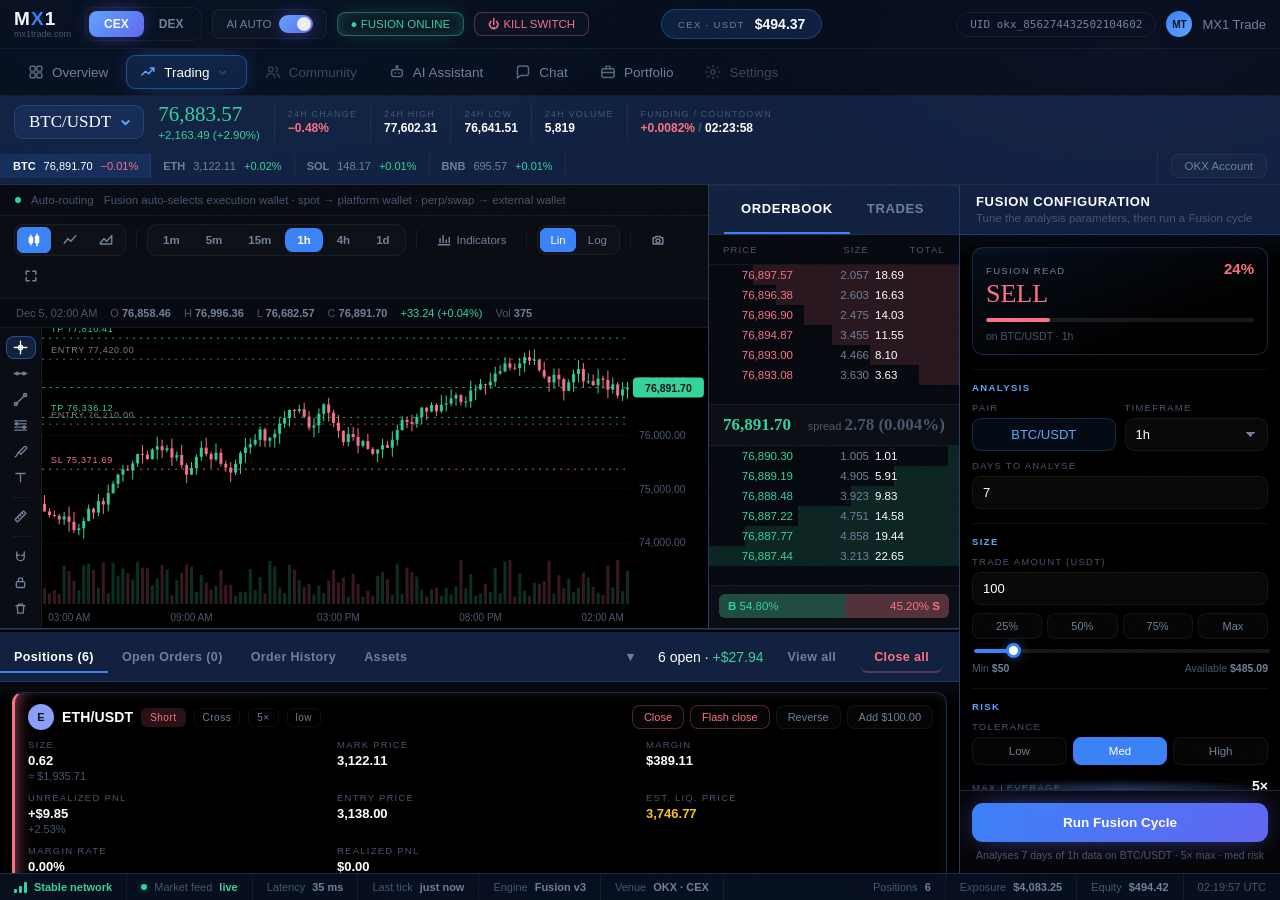
<file: trading.html>
<meta charset="utf-8" />
<meta name="viewport" content="width=device-width, initial-scale=1" />
<title>MX1 Trade — Trading</title>

<style>
  :root {
    --bg: #050b16; --bar: #070e1c; --panel: #0b1424; --panel-2: #0a1220;
    --hair: rgba(255,255,255,.07);
    --text: #e9eff8; --muted: #8093ab; --dim: #4c5a70;
    --brand: #3b82f6; --brand-2: #60a5fa; --brand-strong: #2563eb;
    --edge: rgba(59,130,246,.22); --head: #122140; --chart: #60a5fa; --warn: #fbbf24;
    --accent: var(--brand); --accent-soft: rgba(59,130,246,.16); --accent-edge: rgba(59,130,246,.34);
    --pos: #34d399; --neg: #fb7185;
    --hero: #0d1730;   /* hero surfaces — navy, so they read blue */

    /* .pos-card uses var(--well) inside a box-shadow, and an unresolved var()
       makes CSS discard the WHOLE declaration — the cards would silently lose
       their recessed treatment and their long/short edge. Defined here so the
       page is fully self-contained. */
    --well: inset 0 1px 0 rgba(0,0,0,.6),
            inset 0 0 22px -14px rgba(96,165,250,.55),
            0 1px 0 rgba(255,255,255,.035);
  }
  * { box-sizing: border-box; }
  [hidden] { display: none !important; }
  body { margin:0; background:var(--bg); color:var(--text); font-size:14px;
         font-family:"Inter",-apple-system,BlinkMacSystemFont,"Segoe UI",sans-serif;
         -webkit-font-smoothing:antialiased; text-rendering:optimizeLegibility;
         font-feature-settings:"tnum" 1,"kern" 1; }
  .label { font-size:10px; letter-spacing:.16em; text-transform:uppercase; color:var(--muted); }
  .num { font-variant-numeric:tabular-nums; transition:color .3s ease; }
  .up { color:var(--pos); } .down { color:var(--neg); }
  .flash-up { color:var(--pos) !important; } .flash-down { color:var(--neg) !important; }
  @keyframes pulse { 0%,100%{opacity:1} 50%{opacity:.3} }

  /* ------------------------------------------------------------- chrome */
  .topbar { display:flex; align-items:center; gap:14px; padding:9px 18px;
            border-bottom:1px solid var(--hair); flex-wrap:wrap; }
  .brand { display:flex; flex-direction:column; line-height:1; margin-right:4px; }
  .brand b { font-size:19px; letter-spacing:.06em; }
  .brand b i { font-style:normal; color:var(--brand); }
  .brand span { font-size:9px; color:var(--dim); margin-top:2px; }
  .seg { display:inline-flex; border:1px solid var(--hair); border-radius:10px; padding:3px; }
  .seg button { background:none; border:0; color:var(--muted); font:inherit; font-size:12px;
                font-weight:600; padding:6px 15px; cursor:pointer; border-radius:7px; }
  .seg button[aria-pressed="true"] { background:linear-gradient(135deg,#60a5fa,#6366f1); color:#fff;
                                     box-shadow:0 0 20px -5px rgba(99,102,241,.8); }
  .chip { font:inherit; display:inline-flex; align-items:center; gap:7px; border:1px solid var(--hair);
          border-radius:999px; padding:5px 13px; font-size:11.5px; color:var(--muted);
          background:rgba(255,255,255,.02); white-space:nowrap; }
  button.chip { cursor:pointer; }
  .chip.online { border-color:rgba(52,211,153,.45); color:var(--pos);
                 box-shadow:0 0 22px -9px rgba(52,211,153,.75), inset 0 0 26px -16px rgba(52,211,153,.95); }
  .chip.kill { border-color:rgba(251,113,133,.32); color:var(--neg);
               transition:box-shadow .25s ease, border-color .25s ease; }
  .chip.kill:hover { border-color:rgba(251,113,133,.75);
                     box-shadow:0 0 24px -8px rgba(251,113,133,.8); }
  .toggle { width:34px; height:18px; border-radius:999px; background:#16233a; position:relative;
            cursor:pointer; transition:background .3s ease, box-shadow .3s ease; }
  .toggle::after { content:""; position:absolute; top:2px; left:2px; width:14px; height:14px;
                   border-radius:50%; background:#e9eff8; transition:left .28s cubic-bezier(.4,0,.2,1); }
  .toggle.on { background:linear-gradient(135deg,#60a5fa,#6366f1);
               box-shadow:0 0 18px -4px rgba(99,102,241,.85); }
  .toggle.on::after { left:18px; }
  .pill-price { display:inline-flex; align-items:center; gap:10px; border:1px solid var(--accent-edge);
                border-radius:999px; padding:6px 16px; background:var(--accent-soft);
                margin-left:auto; margin-right:auto; }
  .uid { border:1px solid var(--hair); border-radius:999px; padding:5px 13px; font-size:11px;
         color:var(--muted); font-family:ui-monospace,monospace; }
  .avatar { width:26px; height:26px; border-radius:50%; display:grid; place-items:center;
            background:linear-gradient(140deg,var(--brand),var(--brand-2));
            font-size:10px; font-weight:700; color:#04121c; }

  /* One height across the three columns — otherwise the chart header (big
     price, two lines) sits taller than the book and rail and the tops stagger. */
  .card-head { display:flex; align-items:center; justify-content:space-between; gap:12px;
               padding:0 16px; min-height:50px; background:var(--head);
               border-bottom:1px solid var(--edge); flex-wrap:wrap; }
  .card-head h2 { margin:0; font-size:13px; letter-spacing:.05em; text-transform:uppercase;
                  font-weight:700; }
  .card-head .sub { color:var(--dim); font-size:11.5px; }
  .card-body { padding:0; }

  /* ---- instrument bar ---- */
  .inst { display:flex; align-items:center; gap:14px; flex-wrap:wrap; }
  .picker-wrap { position:relative; display:inline-flex; }
  .picker-face { display:inline-flex; align-items:center; gap:9px; font-family:Georgia,serif;
                 font-size:17px; color:var(--text); background:rgba(59,130,246,.10);
                 border:1px solid var(--edge); border-radius:9px; padding:6px 12px 6px 14px;
                 white-space:nowrap; transition:background .2s, border-color .2s; }
  .picker-face svg { width:11px; height:11px; stroke:var(--brand-2); stroke-width:2.2; fill:none;
                     stroke-linecap:round; stroke-linejoin:round; }
  .picker-wrap:hover .picker-face { background:rgba(59,130,246,.18); border-color:var(--brand); }
  .picker { position:absolute; inset:0; width:100%; height:100%; opacity:0; cursor:pointer;
            appearance:none; border:0; }
  .picker:focus-visible + .picker-face { outline:2px solid var(--brand); outline-offset:2px; }
  .picker option { background:var(--panel); color:var(--text); font-size:13px; }

  .tfs { display:inline-flex; gap:2px; padding:3px; border:1px solid var(--hair);
         border-radius:10px; background:rgba(255,255,255,.02); }
  .tfs button { background:none; border:0; color:var(--muted); font:inherit; font-size:11.5px;
                font-weight:600; padding:6px 12px; border-radius:7px; cursor:pointer; }
  .tfs button:hover { color:var(--text); }
  .tfs button[aria-pressed="true"] { background:var(--brand); color:#fff; }
  .last { font-family:Georgia,serif; font-size:21px; line-height:1.1; font-variant-numeric:tabular-nums; }
  .ohlc { display:flex; gap:13px; font-size:11px; color:var(--dim); flex-wrap:wrap;
          font-variant-numeric:tabular-nums; }
  .ohlc b { color:var(--muted); font-weight:600; }

  .routing { display:flex; align-items:center; gap:10px; flex-wrap:wrap;
             padding:10px 18px; border-bottom:1px solid var(--hair);
             background:rgba(255,255,255,.012); font-size:11.5px; color:var(--dim); }
  .dot { width:6px; height:6px; border-radius:50%; background:var(--pos);
         animation:pulse 1.6s ease-in-out infinite; }

  /* ---- chart ---- */
  .chart svg { width:100%; height:100%; display:block; cursor:crosshair;
               shape-rendering:geometricPrecision; }

  /* ---- fusion rail ---- */
  .field { padding:14px 18px; border-bottom:1px solid var(--hair); }
  .field:last-child { border-bottom:0; }
  .field > .label { display:block; margin-bottom:8px; }
  .inp, .sel { width:100%; background:rgba(255,255,255,.03); border:1px solid var(--hair);
               color:var(--text); font:inherit; font-size:14px; padding:10px 12px;
               border-radius:9px; font-variant-numeric:tabular-nums; }
  .inp:focus, .sel:focus { outline:none; border-color:var(--brand); background:rgba(59,130,246,.07); }
  .sel { appearance:none; cursor:pointer;
         background-image:linear-gradient(45deg,transparent 50%,var(--muted) 50%),
                          linear-gradient(135deg,var(--muted) 50%,transparent 50%);
         background-position:calc(100% - 17px) 53%, calc(100% - 12px) 53%;
         background-size:5px 5px,5px 5px; background-repeat:no-repeat; }
  .quick { display:grid; grid-template-columns:repeat(4,1fr); gap:6px; margin-top:8px; }
  .quick button { background:rgba(255,255,255,.02); border:1px solid var(--hair); color:var(--muted);
                  font:inherit; font-size:11.5px; padding:7px 0; border-radius:8px; cursor:pointer; }
  .quick button:hover { color:var(--text); border-color:var(--edge); }
  .quick button[aria-pressed="true"] { background:var(--brand); border-color:var(--brand); color:#fff; }

  input[type=range] { width:100%; appearance:none; height:4px; border-radius:2px; margin-top:12px;
                      background:linear-gradient(90deg,var(--brand) var(--fill,30%),
                                 rgba(255,255,255,.09) var(--fill,30%)); cursor:pointer; }
  input[type=range]::-webkit-slider-thumb { appearance:none; width:15px; height:15px; border-radius:50%;
    background:#fff; border:3px solid var(--brand); box-shadow:0 0 12px -2px rgba(59,130,246,.9); }
  input[type=range]::-moz-range-thumb { width:15px; height:15px; border-radius:50%; background:#fff;
    border:3px solid var(--brand); }

  .meta { display:flex; justify-content:space-between; margin-top:9px; font-size:11px; color:var(--dim); }
  .meta b { color:var(--muted); font-weight:600; font-variant-numeric:tabular-nums; }

  .risk { display:grid; grid-template-columns:repeat(3,1fr); gap:6px; }
  .risk button { background:rgba(255,255,255,.02); border:1px solid var(--hair); color:var(--muted);
                 font:inherit; font-size:12px; padding:9px 0; border-radius:9px; cursor:pointer;
                 transition:background .2s, color .2s, border-color .2s; }
  .risk button:hover { color:var(--text); }
  .risk button[aria-pressed="true"] { background:var(--brand); border-color:var(--brand); color:#fff; }
  .risk button[data-v="high"][aria-pressed="true"] { background:var(--warn); border-color:var(--warn);
                                                     color:#1a1205; }

  .run { width:100%; border:0; border-radius:11px; padding:15px; cursor:pointer;
         font:inherit; font-size:14px; font-weight:600; color:#fff;
         background:linear-gradient(135deg,#3b82f6,#6366f1);
         box-shadow:0 0 30px -8px rgba(99,102,241,.9);
         transition:filter .2s, transform .08s; }
  .run:hover { filter:brightness(1.1); }
  .run:active { transform:translateY(1px); }
  .run[disabled] { filter:grayscale(.5) brightness(.7); cursor:default; }
  .run-note { text-align:center; font-size:11px; color:var(--dim); margin-top:10px; }

  /* ---- positions ---- */
  .scroll { overflow-x:auto; }
  table { width:100%; border-collapse:collapse; }
  thead th { text-align:right; font-size:10px; letter-spacing:.14em; text-transform:uppercase;
             color:var(--muted); font-weight:700; padding:14px 16px; white-space:nowrap;
             background:transparent; border-bottom:1px solid var(--hair); }
  thead th:first-child, tbody td:first-child, .lt { text-align:left; }
  tbody td { text-align:right; padding:12px 16px; border-top:1px solid var(--hair);
             font-variant-numeric:tabular-nums; white-space:nowrap; font-size:13px; }
  tbody tr:hover { background:rgba(255,255,255,.028); }
  .tag { font-size:9.5px; letter-spacing:.07em; padding:3px 8px; border-radius:5px; }
  .tag.long { background:rgba(52,211,153,.15); color:var(--pos); }
  .tag.short { background:rgba(251,113,133,.15); color:var(--neg); }
  .asset { display:flex; align-items:center; gap:11px; }
  .coin { width:26px; height:26px; border-radius:50%; display:grid; place-items:center; flex:0 0 auto;
          font-size:11px; font-weight:700; color:#071018; }
  .asset b { font-weight:600; display:block; font-size:13px; line-height:1.25; }
  .asset small { color:var(--dim); font-size:11px; }
  .empty { padding:34px; text-align:center; color:var(--dim); font-size:13px; }
  .mini { background:rgba(255,255,255,.02); border:1px solid var(--hair); color:var(--muted);
          font:inherit; font-size:11px; padding:5px 11px; border-radius:7px; cursor:pointer; }
  .mini:hover { color:var(--text); border-color:var(--edge); }
  .mini.danger { border-color:rgba(251,113,133,.3); color:var(--neg); }
  .mini.danger:hover { border-color:rgba(251,113,133,.7); }

  /* ---- ambient + dither + edges ---- */
  body::before {
    content:""; position:fixed; inset:0; pointer-events:none; z-index:0;
    background:
      radial-gradient(1100px 520px at 15% -8%,  rgba(59,130,246,.13), transparent 62%),
      radial-gradient(820px 420px at 88% 4%,    rgba(99,102,241,.09), transparent 60%),
      radial-gradient(1200px 620px at 55% 112%, rgba(37,99,235,.07),  transparent 66%);
  }
  body::after {
    content:""; position:fixed; inset:0; pointer-events:none; z-index:0;
    opacity:.035; mix-blend-mode:overlay;
    background-image:url("data:image/svg+xml,%3Csvg xmlns='http://www.w3.org/2000/svg' width='140' height='140'%3E%3Cfilter id='n'%3E%3CfeTurbulence type='fractalNoise' baseFrequency='.85' numOctaves='3' stitchTiles='stitch'/%3E%3C/filter%3E%3Crect width='140' height='140' filter='url(%23n)'/%3E%3C/svg%3E");
    background-size:140px 140px;
  }
  body.glow-off::before, body.glow-off::after { display:none; }
  .page { position:relative; z-index:1; }
  .topbar { background:rgba(7,14,28,.86); }

  /* Safari implements -webkit-backdrop-filter but NOT the unprefixed property,
   so testing only the unprefixed one made Safari take the opaque fallback
   while Chrome kept the translucent fill — same page, two different
   surfaces. Test both. */
@supports not ((backdrop-filter: blur(2px)) or (-webkit-backdrop-filter: blur(2px))) { .topbar, .nav { background:var(--bar); } }

  .card-head { box-shadow: inset 0 1px 0 rgba(255,255,255,.05); }

  @media (min-resolution: 2dppx) {
    tbody td, thead th, .field, .routing { border-bottom-width:.5px; border-top-width:.5px; }
  }
  @media (prefers-reduced-motion: reduce) { .dot { animation:none; } }

  /* ---- sharp mode (matches index.html / portfolio.html) ------------------
     Density and contrast, not squared corners. This is what the other two
     pages boot into, so without it Trading renders a lighter, bluer surface
     and reads as a different product. */
  body.sharp {
    /* Matches Overview: black card surfaces on a page that sits a touch above
       them, so a black panel still reads as a surface. Navy stays on the
       header bands and the hero. */
    --bg: #06090f;
    --panel: #000000; --panel-2: #000000;
    --hair: rgba(255,255,255,.055); --edge: rgba(96,165,250,.20); --head: #122140;
    --text: #ffffff; --muted: #6f8098; --dim: #47566c;
    /* Restated because body.sharp out-specifies :root — a token defined only
       there silently does nothing on a page that boots into sharp. */
    --hero: #0d1730;
  }

  body.sharp .work { gap:1px; }
  body.sharp .card-head { min-height:50px; padding:0 15px; }
  body.sharp .field { padding:12px 15px; }
  body.sharp .routing { padding:9px 15px; }
  body.sharp thead th { padding:13px 15px; font-size:10px; letter-spacing:.13em; font-weight:700; }
  body.sharp tbody td { padding:10px 15px; font-size:12.5px; }
  body.sharp .card-head h2 { font-size:14px; letter-spacing:.05em; font-weight:700; }
  body.sharp .label { color:var(--muted); font-size:9.5px; letter-spacing:.14em; }
  body.sharp::before { opacity:.45; }

  /* --- serif kept for the figures you actually read --- */
  body.sharp .last, body.sharp .picker-face { font-family:Georgia,"Times New Roman",serif; }

  /* ---- chart toolbar ----------------------------------------------------- */
  .toolbar { display:flex; align-items:center; gap:6px; flex-wrap:wrap;
             padding:8px 14px; border-bottom:1px solid var(--hair);
             background:rgba(255,255,255,.012); }
  .tool { display:inline-flex; align-items:center; gap:6px; background:none;
          border:1px solid transparent; color:var(--muted); font:inherit; font-size:11.5px;
          padding:6px 9px; border-radius:8px; cursor:pointer;
          transition:background .18s, color .18s, border-color .18s; }
  .tool:hover { color:var(--text); background:rgba(255,255,255,.05); }
  .tool[aria-pressed="true"] { background:var(--brand); border-color:var(--brand); color:#fff; }
  .tool:focus-visible { outline:2px solid var(--brand); outline-offset:2px; }
  .tool svg { width:14px; height:14px; fill:none; stroke:currentColor; stroke-width:1.7;
              stroke-linecap:round; stroke-linejoin:round; }
  .tool-sep { width:1px; height:20px; background:var(--hair); margin:0 4px; }
  .tool-group { display:inline-flex; gap:2px; padding:2px; border:1px solid var(--hair);
                border-radius:9px; background:rgba(255,255,255,.02); }
  .tool-group .tool { padding:5px 9px; border-radius:6px; }

  .menu-wrap { position:relative; }
  .menu { position:absolute; top:calc(100% + 6px); left:0; z-index:20; min-width:210px;
          background:linear-gradient(180deg, rgba(255,255,255,.055) 0%,
                                    rgba(255,255,255,.014) 18%,
                                    rgba(255,255,255,0) 44%), #000000;
          border:1px solid var(--accent-edge); border-radius:11px; padding:6px;
          box-shadow:0 24px 48px -24px rgba(0,0,0,.95); display:none; }
  .menu.open { display:block; }
  .menu-item { display:flex; align-items:center; justify-content:space-between; gap:12px;
               width:100%; background:none; border:0; color:var(--muted); font:inherit;
               font-size:12.5px; padding:9px 11px; border-radius:8px; cursor:pointer; text-align:left; }
  .menu-item:hover { background:rgba(255,255,255,.05); color:var(--text); }
  .menu-item .swatch { width:9px; height:2.5px; border-radius:2px; }
  .menu-item .tick { opacity:0; color:var(--brand-2); font-size:13px; }
  .menu-item[aria-pressed="true"] { color:var(--text); }
  .menu-item[aria-pressed="true"] .tick { opacity:1; }
  .menu-note { font-size:10.5px; color:var(--dim); padding:7px 11px 4px;
               letter-spacing:.1em; text-transform:uppercase; }

  .ind-legend { display:flex; gap:16px; flex-wrap:wrap; padding:9px 18px;
                border-bottom:1px solid var(--hair); font-size:11.5px;
                font-variant-numeric:tabular-nums; }
  .ind-legend span b { font-weight:600; }
  .ind-legend:empty { display:none; }

  .chart.full { position:fixed; inset:0; z-index:60; background:var(--bg);
                height:100vh; padding:14px 18px; }
  .chart.full svg { height:calc(100vh - 28px); }

  /* ---- 24h stats strip ---- */
  .stats { display:flex; gap:0; flex-wrap:wrap; border-bottom:1px solid var(--hair); }
  .stats div { padding:8px 16px; border-left:1px solid var(--hair); min-width:0; }
  .stats div:first-child { border-left:0; }
  .stats .k { font-size:9.5px; letter-spacing:.14em; text-transform:uppercase; color:var(--dim); }
  .stats .v { font-size:13px; margin-top:3px; font-variant-numeric:tabular-nums; font-weight:600; }

  /* ---- order book ---- */
  .book { font-variant-numeric:tabular-nums; }
  .book-head { display:grid; grid-template-columns:1fr 1fr 1fr; gap:6px; padding:9px 14px;
               font-size:9.5px; letter-spacing:.12em; text-transform:uppercase; color:var(--dim);
               border-bottom:1px solid var(--hair); }
  .book-head span:nth-child(2), .book-head span:nth-child(3) { text-align:right; }
  .lvl { position:relative; display:grid; grid-template-columns:1fr 1fr 1fr; gap:6px;
         padding:4px 14px; font-size:11.5px; cursor:pointer; }
  .lvl:hover { background:rgba(255,255,255,.05); }
  .lvl .depth { position:absolute; top:0; bottom:0; right:0; opacity:.14; }
  .lvl span { position:relative; }
  .lvl span:nth-child(2), .lvl span:nth-child(3) { text-align:right; color:var(--muted); }
  .lvl.ask .px { color:var(--neg); } .lvl.ask .depth { background:var(--neg); }
  .lvl.bid .px { color:var(--pos); } .lvl.bid .depth { background:var(--pos); }
  .spread { display:flex; align-items:baseline; justify-content:space-between; gap:10px;
            padding:10px 14px; border-block:1px solid var(--hair);
            background:rgba(255,255,255,.02); }
  .spread b { font-family:Georgia,serif; font-size:17px; }
  .spread small { color:var(--dim); font-size:11px; }

  /* ---- fusion read on this pair ---- */
  .verdict-row { display:flex; align-items:center; justify-content:space-between; gap:12px;
                 padding:14px 18px; border-bottom:1px solid var(--hair); }
  .verdict-big { font-family:Georgia,serif; font-size:24px; }
  .conf { height:4px; border-radius:2px; background:rgba(255,255,255,.08); overflow:hidden;
          margin-top:9px; }
  .conf i { display:block; height:100%; border-radius:2px; transition:width .5s ease; }

  /* ---- positions modal --------------------------------------------------- */
  .more-row { display:flex; justify-content:center; padding:11px 15px;
              border-top:1px solid var(--hair); }
  .more-btn { background:rgba(59,130,246,.10); border:1px solid var(--edge); color:var(--brand-2);
              font:inherit; font-size:12px; padding:7px 16px; border-radius:999px; cursor:pointer;
              transition:background .2s, border-color .2s; }
  .more-btn:hover { background:rgba(59,130,246,.2); border-color:var(--brand); }
  .more-btn:focus-visible { outline:2px solid var(--brand); outline-offset:2px; }

  .scrim { position:fixed; inset:0; background:rgba(3,7,15,.62); backdrop-filter:blur(2px);
           opacity:0; pointer-events:none; transition:opacity .28s ease; z-index:44; }
  .scrim.open { opacity:1; pointer-events:auto; }
  .modal { position:fixed; top:50%; left:50%; transform:translate(-50%,-48%) scale(.98);
           width:min(1080px, calc(100% - 40px)); max-height:min(82vh,900px);
           background:linear-gradient(180deg, rgba(255,255,255,.055) 0%,
                                    rgba(255,255,255,.014) 18%,
                                    rgba(255,255,255,0) 44%), #000000;
           border:1px solid var(--accent-edge); border-radius:16px; overflow:hidden;
           display:flex; flex-direction:column; z-index:45; opacity:0; pointer-events:none;
           transition:opacity .25s ease, transform .25s cubic-bezier(.22,.61,.36,1); }
  .modal.open { opacity:1; pointer-events:auto; transform:translate(-50%,-50%) scale(1); }
  .modal-head { display:flex; align-items:center; justify-content:space-between; gap:14px;
                padding:0 20px; min-height:50px; background:var(--head); border-bottom:1px solid var(--edge); }
  .modal-head h2 { margin:0; font-size:13px; letter-spacing:.05em; text-transform:uppercase;
                   font-weight:700; }
  .modal-body { overflow:auto; }
  .modal-close { background:rgba(255,255,255,.04); border:1px solid var(--hair); color:var(--muted);
                 font:inherit; width:30px; height:30px; border-radius:50%; cursor:pointer; line-height:1; }
  .modal-close:hover { color:var(--text); border-color:var(--edge); }
  @supports not ((backdrop-filter: blur(2px)) or (-webkit-backdrop-filter: blur(2px))) { .modal { background:var(--panel); } }

  /* Book columns flex inside their region. */
  .book { display:flex; flex-direction:column; min-height:0; }
  .book #asks, .book #bids { flex:1 1 auto; min-height:0; overflow:hidden; }

  /* ---- expandable position detail --------------------------------------- */
  tbody tr[data-pos] { cursor:pointer; }
  tbody tr[data-pos].open { background:rgba(59,130,246,.07); }
  .caret { display:inline-block; width:9px; margin-right:6px; color:var(--dim);
           transition:transform .2s ease; }
  tr.open .caret { transform:rotate(90deg); color:var(--brand-2); }

  .pos-detail td { padding:0 !important; border-top:0 !important; }
  .pd-inner { padding:16px 18px 18px; background:rgba(255,255,255,.015);
              border-top:1px solid var(--hair); border-bottom:1px solid var(--edge); }
  .pd-grid { display:grid; grid-template-columns:repeat(auto-fit,minmax(126px,1fr)); gap:14px 18px; }
  .pd-grid .k { font-size:9.5px; letter-spacing:.13em; text-transform:uppercase; color:var(--dim); }
  .pd-grid .v { font-size:13.5px; margin-top:4px; font-weight:600;
                font-variant-numeric:tabular-nums; }
  .pd-acts { display:flex; gap:7px; flex-wrap:wrap; margin-top:16px; align-items:center; }
  .act { background:rgba(255,255,255,.03); border:1px solid var(--hair); color:var(--muted);
         font:inherit; font-size:11.5px; padding:8px 14px; border-radius:999px; cursor:pointer;
         transition:color .18s, border-color .18s, background .18s; }
  .act:hover { color:var(--text); border-color:var(--edge); background:rgba(255,255,255,.06); }
  .act.warn { border-color:rgba(251,191,36,.35); color:var(--warn); }
  .act.warn:hover { border-color:rgba(251,191,36,.75); }
  .act.danger { border-color:rgba(251,113,133,.35); color:var(--neg); }
  .act.danger:hover { border-color:rgba(251,113,133,.8); }
  .tpsl-edit { display:flex; gap:7px; align-items:center; margin-left:auto; flex-wrap:wrap; }
  .pc-grid input { width:70px; background:rgba(255,255,255,.03); border:1px solid var(--hair);
                   color:var(--text); font:inherit; font-size:11px; padding:5px 7px;
                   border-radius:7px; font-variant-numeric:tabular-nums; margin-right:4px; }
  .pc-grid input:focus { outline:none; border-color:var(--brand); }

  .tpsl-edit input { width:104px; background:rgba(255,255,255,.03); border:1px solid var(--hair);
                     color:var(--text); font:inherit; font-size:11.5px; padding:7px 10px;
                     border-radius:8px; font-variant-numeric:tabular-nums; }
  .tpsl-edit input:focus { outline:none; border-color:var(--brand); }
  .tpsl-edit .tp { color:var(--pos); } .tpsl-edit .sl { color:var(--neg); }

  .liq-bar { grid-column:1 / -1; margin-top:2px; }
  .liq-track { position:relative; height:4px; border-radius:2px; margin:8px 0 6px;
               background:linear-gradient(90deg, rgba(251,113,133,.5), rgba(255,255,255,.08)); }
  .liq-track i { position:absolute; top:-4px; width:2px; height:12px; border-radius:1px;
                 transform:translateX(-50%); }

  /* ---- book / trades tabs ------------------------------------------------
     One panel, two views. They answer the same question — what is happening at
     this price right now — so they belong in the same place, not stacked as two
     cards competing for the column. */
  .mkt-tabs { display:flex; gap:0; align-self:stretch; }
  .mkt-tabs button { background:none; border:0; border-bottom:2px solid transparent;
                     color:var(--muted); font:inherit; font-size:13px; font-weight:700;
                     letter-spacing:.05em; text-transform:uppercase; padding:0 17px;
                     cursor:pointer; transition:color .2s, border-color .2s; }
  .mkt-tabs button:hover { color:var(--text); }
  .mkt-tabs button[aria-pressed="true"] { color:#fff; border-bottom-color:var(--brand); }
  .mkt-tabs button:focus-visible { outline:2px solid var(--brand); outline-offset:-4px; }

  .tape-wrap { flex:1 1 auto; min-height:0; display:flex; flex-direction:column; }
  .tape-head { display:grid; grid-template-columns:1fr 1fr 1fr; gap:6px; padding:9px 14px;
               font-size:9.5px; letter-spacing:.12em; text-transform:uppercase; color:var(--dim);
               border-bottom:1px solid var(--hair); }
  .tape-head span:nth-child(2), .tape-head span:nth-child(3) { text-align:right; }
  .tape { flex:1 1 auto; min-height:0; overflow-y:auto; }
  .tape::-webkit-scrollbar { width:9px; }
  .tape::-webkit-scrollbar-thumb { background:rgba(96,165,250,.28); border-radius:5px; }
  .tape::-webkit-scrollbar-track { background:transparent; }
  .tape .row { display:grid; grid-template-columns:1fr 1fr 1fr; gap:6px; padding:4px 14px;
               font-size:11.5px; font-variant-numeric:tabular-nums; }
  .tape .row span:nth-child(1) { color:var(--dim); }
  .tape .row span:nth-child(2) { text-align:right; }
  .tape .row span:nth-child(3) { text-align:right; color:var(--muted); }
  .tape .row.buy .p { color:var(--pos); } .tape .row.sell .p { color:var(--neg); }

  /* ---- terminal layout ---------------------------------------------------
     A trading desk is a fixed set of regions filling the viewport, not a
     document you scroll. Everything below the nav sizes to the window and each
     region scrolls internally. */
  html, body { height:100%; }
  body { overflow:hidden; }

  /* The window never scrolls. Each pane scrolls under the cursor, which is why
     the work row can take whatever is left. */
  .app { display:grid; height:100vh; overflow:hidden;
         grid-template-rows:auto auto auto minmax(0,1fr) auto; }
  /* The dock is a sized grid TRACK, not a sized element — an element height
     can still be outgrown by content, a track cannot. */
  /* A position card needs ~200px to show both rows of its grid; below that the
     dock is showing you a cropped card, which is worse than a shorter chart. */
  @media (max-height:900px) { .app { --dock-h:244px; } }
  @media (max-height:800px) { .app { --dock-h:238px; } }
  /* Collapsed: just the tab strip, so the work area gets the height back. */
  .app.dock-collapsed { --dock-h:47px; }
  .app.dock-collapsed .dock-body { display:none; }
  /* Without min-width:0 a grid item is sized by its widest content, so the
     10-column positions table was stretching every row past the viewport and
     pushing the left edge off screen. */
  .app > * { min-width:0; max-width:100vw; }

  /* instrument strip */
  .inst-bar { display:flex; align-items:center; gap:0; flex-wrap:wrap; min-width:0;
              border-bottom:1px solid var(--hair); background:var(--head); }
  .inst-lead { display:flex; align-items:center; gap:14px; padding:10px 16px; }
  .inst-price { font-family:Georgia,serif; font-size:23px; line-height:1;
                font-variant-numeric:tabular-nums; }
  .inst-stat { padding:8px 16px; border-left:1px solid var(--hair); min-width:0; }
  .inst-stat .k { font-size:9px; letter-spacing:.13em; text-transform:uppercase; color:var(--dim);
                  white-space:nowrap; }
  .inst-stat .v { font-size:12.5px; margin-top:3px; font-weight:600;
                  font-variant-numeric:tabular-nums; white-space:nowrap; }

  /* watchlist ticker */
  .ticker { display:flex; gap:0; overflow-x:auto; border-bottom:1px solid var(--hair);
            background:rgba(255,255,255,.012); scrollbar-width:none; }
  .ticker::-webkit-scrollbar { display:none; }
  .ticker button { display:flex; align-items:center; gap:8px; background:none; border:0;
                   border-right:1px solid var(--hair); color:var(--muted); font:inherit;
                   font-size:11.5px; padding:8px 15px; cursor:pointer; white-space:nowrap;
                   font-variant-numeric:tabular-nums; }
  .ticker button:hover { background:rgba(255,255,255,.04); color:var(--text); }
  .ticker button[aria-pressed="true"] { background:rgba(59,130,246,.14); color:#fff; }
  .ticker .sym { font-weight:600; }

  /* Chart, market, dock and rail live in ONE grid. The rail spans both rows,
     the way an exchange's order panel runs the full height beside the position
     dock — that is what stops it being squeezed into whatever is left over. */
  .work { display:grid; gap:1px; background:rgba(96,165,250,.34); min-height:0; overflow:hidden;
          grid-template-columns:minmax(0,1fr);
          /* Dock down ~144px (1.5in) so the chart and book get that height
             back. The dock still clears one full position card plus its tab
             row; the rest scroll, and the grip drags it back if you want the
             old split. */
          grid-template-rows:minmax(0,1fr) var(--dock-h,248px); }
  /* 1200 was too high — a 1190px viewport fell through to the stacked layout
     and pushed the whole Fusion column off screen. */
  @media (min-width:1040px) {
    .work { grid-template-columns:minmax(0,1fr) 250px 320px; }
    .r-chart  { grid-column:1; grid-row:1; }
    .r-market { grid-column:2; grid-row:1; }
    .r-dock   { grid-column:1 / span 2; grid-row:2; }
    .r-rail   { grid-column:3; grid-row:1 / span 2; }
  }
  @media (min-width:1400px) {
    .work { grid-template-columns:minmax(0,1fr) 292px 372px; }
    .r-chart  { grid-column:1; grid-row:1; }
    .r-market { grid-column:2; grid-row:1; }
    .r-dock   { grid-column:1 / span 2; grid-row:2; }
    .r-rail   { grid-column:3; grid-row:1 / span 2; }
  }
  @media (min-width:1680px) {
    .work { grid-template-columns:minmax(0,1fr) 320px 408px; }
    /* Book ends where the chart ends. The dock runs beneath both of them, up
       to the Fusion column. Only Fusion spans the full height. */
    .r-chart  { grid-column:1; grid-row:1; }
    .r-market { grid-column:2; grid-row:1; }
    .r-dock   { grid-column:1 / span 2; grid-row:2; }
    .r-rail   { grid-column:3; grid-row:1 / span 2; }
  }

  .region { background:var(--bg); min-height:0; min-width:0; display:flex;
            flex-direction:column; overflow:hidden; }
  .region > * { flex:0 0 auto; }
  /* .chart-wrap is in this list because the chart is now nested inside it —
     the old selector matched .chart as a direct child, so after wrapping it
     the plot stopped growing and collapsed to content width. */
  .region > .chart, .region > .chart-wrap, .region > .book,
  .region > .tape-wrap { flex:1 1 auto; min-height:0; }
  /* The book's own body scrolls if the level count still overflows. */
  .book { overflow:hidden; }
  /* Tool rail sits beside the plot, not over it — an overlay would cover the
     left-most candles, which on a 120-bar series is real data. */
  .chart-wrap { flex:1 1 auto; min-height:0; display:flex; }
  .tools { flex:0 0 auto; width:42px; display:flex; flex-direction:column; align-items:center;
           gap:3px; padding:8px 0; border-right:1px solid var(--hair);
           background:rgba(255,255,255,.012); }
  .tbtn { width:30px; height:30px; border:1px solid transparent; border-radius:8px;
          background:none; color:var(--muted); cursor:pointer; display:grid; place-items:center;
          transition:background .18s, color .18s, border-color .18s; }
  .tbtn:hover { color:var(--text); background:rgba(255,255,255,.06); }
  .tbtn[aria-pressed="true"] { color:#fff; background:rgba(59,130,246,.18);
                               border-color:rgba(59,130,246,.45); }
  .tbtn:focus-visible { outline:2px solid var(--brand); outline-offset:2px; }
  .tbtn svg { width:15px; height:15px; fill:none; stroke:currentColor; stroke-width:1.6;
              stroke-linecap:round; stroke-linejoin:round; }
  .tsep { width:18px; height:1px; background:var(--hair); margin:5px 0; }

  /* The plot sits on true black — the candles and the volume bars are the only
     things that should carry lightness inside the frame. */
  .chart { min-height:180px; background:#000; flex:1 1 auto; min-width:0; }
  .chart svg { width:100%; height:100%; display:block; }
  /* The rail is taller than its row by design — it has to scroll, and its
     children must not be flex:0 0 auto or they refuse to overflow cleanly. */
  .region.scrolls { overflow-y:auto; overflow-x:hidden; }
  .region.scrolls > * { flex:0 0 auto; }
  .region.scrolls::-webkit-scrollbar { width:9px; }
  .region.scrolls::-webkit-scrollbar-thumb { background:rgba(96,165,250,.28); border-radius:5px; }
  .region.scrolls::-webkit-scrollbar-track { background:transparent; }

  /* bottom dock */
  .dock { position:relative; z-index:5; min-width:0; border-top:1px solid var(--edge);
          background:var(--panel-2); display:flex; flex-direction:column;
          height:100%; min-height:0; overflow:hidden; }
  /* Matches the other panel headers: same height, same weight, same 2px rule
     underneath. It was reading as a strip rather than a header. */
  .dock-tabs { display:flex; align-items:center; gap:0; min-width:0; min-height:50px;
               border-bottom:1px solid var(--edge); background:var(--head); overflow-x:auto; }
  .dock-tabs button { background:none; border:0; border-bottom:2px solid transparent;
                      color:var(--muted); font:inherit; font-size:12.5px; font-weight:700;
                      letter-spacing:.03em; padding:9px 14px 7px; cursor:pointer;
                      white-space:nowrap; }
  .dock-tabs button:hover { color:var(--text); }
  .dock-tabs button[aria-pressed="true"] { color:#fff; border-bottom-color:var(--brand); }
  .dock-actions { margin-left:auto; display:flex; align-items:center; gap:10px; padding:0 16px; }
  .dock-body { flex:1 1 auto; min-height:0; min-width:0; overflow:auto; }
  .dock-body table { min-width:940px; }
  .dock-empty { padding:40px; text-align:center; color:var(--dim); font-size:13px; }

  /* ---- rounding -----------------------------------------------------------
   * The shell stays square: a terminal is panes meeting at seams, and rounded
   * corners there would leave gaps the seam colour shows through. Controls
   * round, because they are objects you press.
   */
  .app, .work, .region, .dock, .inst-bar { border-radius:0; }
  .tool, .tfs button, .seg button, .quick button, .risk button,
  .mini, .act, .chip, .btn { border-radius:8px; }
  .run { border-radius:11px; }
  .picker-face, .inp, .sel { border-radius:9px; }
  .modal { border-radius:14px; }

  /* ---- status bar --------------------------------------------------------
     The bottom rail answers "is what I'm looking at real?" — feed health,
     latency, clock. On a page where an engine trades for you, a stale feed is
     the failure you most need to notice.
   */
  .statusbar { display:flex; align-items:center; gap:0; border-top:1px solid var(--edge);
               background:var(--bar); font-size:11px; color:var(--dim); min-width:0; }
  .st { display:inline-flex; align-items:center; gap:7px; padding:7px 14px;
        border-right:1px solid var(--hair); white-space:nowrap; }
  .st:last-child { border-right:0; }
  .st b { color:var(--muted); font-weight:600; font-variant-numeric:tabular-nums; }
  .st .led { width:6px; height:6px; border-radius:50%; background:var(--pos);
             box-shadow:0 0 8px -1px var(--pos); }
  .st .led.warn { background:var(--warn); box-shadow:0 0 8px -1px var(--warn); }
  .st .led.bad  { background:var(--neg);  box-shadow:0 0 8px -1px var(--neg);
                  animation:pulse 1.2s ease-in-out infinite; }
  .st.ok b { color:var(--pos); }
  .st.push { margin-left:auto; }
  .bars { display:inline-flex; align-items:flex-end; gap:2px; height:11px; }
  .bars i { width:3px; border-radius:1px; background:var(--dim); }
  .bars i:nth-child(1){height:4px} .bars i:nth-child(2){height:7px} .bars i:nth-child(3){height:11px}
  .bars.s3 i { background:var(--pos); }
  .bars.s2 i:nth-child(-n+2) { background:var(--warn); }
  .bars.s1 i:nth-child(1) { background:var(--neg); }

  /* ---- fusion rail ------------------------------------------------------- */
  .rail .inp, .rail .sel { padding:8px 10px; font-size:13px; }
  .rail .quick { margin-top:0; gap:5px; }
  .rail .quick button { padding:6px 0; font-size:11px; }
  .rail input[type=range] { margin-top:10px; }
  .rail .meta { margin-top:7px; font-size:10.5px; }
  .rail .risk button { padding:7px 0; font-size:11.5px; }
  .rail .run { padding:12px; font-size:13.5px; }
  .rail .run-note { font-size:10.5px; margin-top:7px; }

  /* ---- compact chrome ----------------------------------------------------
     Four stacked bars (topbar, nav, instrument, ticker) were eating 202px of a
     718px viewport before a single candle drew. Merging the watchlist into the
     instrument row halves that. */
  .topbar { padding:7px 14px; gap:10px; row-gap:6px; }

  .inst-lead { padding:7px 14px; }
  .inst-price { font-size:20px; }
  .inst-stat { padding:6px 13px; }
  .inst-stat .v { font-size:12px; margin-top:2px; }

  /* watchlist rides the instrument row instead of taking its own */
  .ticker { border-bottom:0; border-left:1px solid var(--hair); background:transparent;
            max-width:100%; }
  .ticker button { padding:6px 12px; font-size:11px; }

  /* ---- scroll affordance --------------------------------------------------
   * A pane that scrolls has to look like it does. These are scroll shadows:
   * the "local" layers scroll with the content and cover the "scroll" layers
   * at the extremes, so the glow appears only when there is more to see, with
   * no JS listening to scroll events.
   */
  .pane-scroll {
    overflow-y:auto; overscroll-behavior:contain;
    background:
      linear-gradient(var(--pane-bg, var(--bg)) 30%, rgba(5,11,22,0)) top / 100% 24px no-repeat local,
      linear-gradient(rgba(5,11,22,0), var(--pane-bg, var(--bg)) 70%) bottom / 100% 24px no-repeat local,
      radial-gradient(farthest-side at 50% 0,   rgba(96,165,250,.35), rgba(96,165,250,0)) top / 100% 11px no-repeat scroll,
      radial-gradient(farthest-side at 50% 100%,rgba(96,165,250,.35), rgba(96,165,250,0)) bottom / 100% 11px no-repeat scroll;
  }
  .pane-scroll::-webkit-scrollbar { width:10px; }
  .pane-scroll::-webkit-scrollbar-thumb { background:rgba(96,165,250,.5); border-radius:5px;
                                          border:2px solid var(--bg); }
  .pane-scroll::-webkit-scrollbar-thumb:hover { background:rgba(96,165,250,.8); }
  .pane-scroll::-webkit-scrollbar-track { background:rgba(255,255,255,.03); }
  .pane-scroll { scrollbar-width:thin; scrollbar-color:rgba(96,165,250,.5) rgba(255,255,255,.03); }

  /* ---- drag-resize the dock ---- */
  .dock-grip { height:5px; cursor:row-resize; background:transparent; flex:0 0 auto;
               margin-top:-3px; position:relative; z-index:6; }
  .dock-grip:hover, .dock-grip.dragging { background:rgba(96,165,250,.5); }

  /* ---- position cards ----------------------------------------------------
     A ten-column table forces every value into the same narrow column and
     needs horizontal scroll. A card per position reads better and fits the
     dock without scrolling sideways.
     The card is a recessed well: near-black fill on a lifted dock surface.
     A card lighter than its background reads as a raised chip, which fights
     the dense-terminal look — recessed is sharper and lets the numbers sit
     on true black. */
  .pos-list { padding:10px 12px; display:flex; flex-direction:column; gap:9px; }
  .pos-card { border-radius:11px; padding:11px 13px;
              background:var(--panel); border:1px solid rgba(96,165,250,.26); }
  .pos-card.long  { border-left:3px solid var(--pos);
                    box-shadow: inset 12px 0 22px -18px var(--pos), var(--well); }
  .pos-card.short { border-left:3px solid var(--neg);
                    box-shadow: inset 12px 0 22px -18px var(--neg), var(--well); }

  .pc-top { display:flex; align-items:center; gap:8px; flex-wrap:wrap; margin-bottom:9px; }
  .pc-top .sym { font-size:14px; font-weight:700; letter-spacing:.01em; }
  .pc-badge { font-size:10px; letter-spacing:.05em; padding:3px 8px; border-radius:6px;
              border:1px solid var(--hair); color:var(--muted); }
  .pc-badge.long  { background:rgba(52,211,153,.16); color:var(--pos); border-color:transparent; }
  .pc-badge.short { background:rgba(251,113,133,.16); color:var(--neg); border-color:transparent; }
  .pc-actions { margin-left:auto; display:flex; gap:6px; flex-wrap:wrap; }

  /* Five across, two down — so the second row (entry, liq, margin rate,
     realized) is always on screen. */
  .pc-grid { display:grid; gap:10px 22px; grid-template-columns:repeat(5, minmax(0,1fr)); }
  @media (max-width:1280px) { .pc-grid { grid-template-columns:repeat(3, minmax(0,1fr)); } }
  .pc-grid .k { font-size:9.5px; letter-spacing:.13em; text-transform:uppercase; color:var(--dim);
                white-space:nowrap; }
  .pc-grid .v { font-size:13px; font-weight:600; margin-top:3px; color:#fff;
                font-variant-numeric:tabular-nums; white-space:nowrap; }
  .pc-grid .v small { display:block; font-weight:400; font-size:11px; color:var(--dim);
                      margin-top:2px; }
  /* The editor row is a row, not a caption — its own class so it isn't caught
     by the generic caption rule above. */
  .pc-grid .v small.tpsl { display:flex; align-items:center; gap:6px; margin-top:6px;
                           flex-wrap:wrap; }

  /* ---- fusion rail, rebuilt ----------------------------------------------
     Header and action are fixed; only the parameters scroll between them. The
     read sits at the top as a card because it is a conclusion, not a field. */
  .rail { display:flex; flex-direction:column; min-height:0; background:var(--panel-2); }
  /* Title over subtitle, sized to match the tab rows beside it. */
  .rail-head { flex:0 0 auto; min-height:50px; display:flex; flex-direction:column;
               justify-content:center; gap:2px; padding:0 16px; background:var(--head);
               border-bottom:1px solid var(--edge); }
  .rail-head h2 { margin:0; font-size:13px; letter-spacing:.05em; text-transform:uppercase;
                  font-weight:700; }
  .rail-head .sub { color:var(--dim); font-size:11.5px; line-height:1.3; }
  .rail-body { flex:1 1 auto; min-height:0; padding:12px; }
  .rail-foot { flex:0 0 auto; padding:12px; border-top:1px solid var(--edge);
               background:rgba(255,255,255,.02); }

  .read-card { border:1px solid var(--edge); border-radius:11px; padding:12px 13px;
               background:linear-gradient(160deg, rgba(59,130,246,.10), transparent 70%); }
  .read-top { display:flex; align-items:baseline; justify-content:space-between; }
  .read-conf { font-size:15px; font-weight:700; }
  .read-card .verdict-big { font-family:Georgia,serif; font-size:26px; line-height:1.1;
                            margin-top:3px; }
  .read-card .conf { height:4px; border-radius:2px; background:rgba(255,255,255,.09);
                     overflow:hidden; margin-top:9px; }
  .read-card .conf i { display:block; height:100%; border-radius:2px; transition:width .5s ease; }
  .read-note { font-size:10.5px; color:var(--dim); margin-top:8px; }

  .sec { margin-top:14px; padding-top:12px; border-top:1px solid var(--hair); }
  .sec-title { display:block; font-size:9.5px; letter-spacing:.15em; text-transform:uppercase;
               color:var(--brand-2); font-weight:700; margin-bottom:9px; }
  .sec .k { display:block; font-size:9.5px; letter-spacing:.13em; text-transform:uppercase;
            color:var(--dim); margin-bottom:5px; }
  .sec label { display:block; }
  .sec .inp, .sec .sel { width:100%; }
  .sec label.full { margin-top:9px; }
  .row2 { display:grid; grid-template-columns:1fr 1fr; gap:9px; }
  .ro { border:1px solid var(--edge); border-radius:9px; padding:8px 10px; font-size:13px;
        color:var(--brand-2); background:rgba(59,130,246,.08); text-align:center; }
  .lev-head { display:flex; align-items:baseline; justify-content:space-between; margin-top:13px; }
  .lev-head .k { margin-bottom:0; }
  .lev-head b { font-size:14px; }
  .sec .quick { margin-top:8px; }
  .sec .risk { display:grid; grid-template-columns:repeat(3,1fr); gap:6px; }

  /* ---- book pressure ------------------------------------------------------
     Cumulative bid vs ask depth across the visible book. It answers "which
     side is stacked" faster than reading twenty rows of sizes. One thick bar
     with the readings inside it — a 5px sliver plus a separate label row was
     two things saying one thing. */
  .ratio { flex:0 0 auto; padding:8px 10px 10px; border-top:1px solid var(--hair);
           background:rgba(255,255,255,.015); }
  .ratio-bar { display:flex; height:24px; border-radius:6px; overflow:hidden;
               background:rgba(255,255,255,.06); font-size:11.5px;
               font-variant-numeric:tabular-nums; }
  .ratio-bar i { display:flex; align-items:center; height:100%; min-width:0;
                 transition:width .4s ease; font-style:normal; overflow:hidden; }
  .ratio-bar i > span { padding:0 9px; white-space:nowrap; }
  .ratio-bar .b { background:rgba(52,211,153,.26); color:var(--pos);
                  justify-content:flex-start; }
  .ratio-bar .s { background:rgba(251,113,133,.26); color:var(--neg);
                  justify-content:flex-end; }
  .ratio-bar b { font-weight:700; }

  /* ---- nav row -----------------------------------------------------------
     Merging this into the top bar was meant to save a row, but at real widths
     it wrapped and cost the same height with worse grouping. Account controls
     on one row, navigation on its own. */
  .nav { display:flex; gap:4px; padding:6px 14px; background:var(--bar);
         border-bottom:1px solid var(--hair); overflow-x:auto; scrollbar-width:none; }
  .nav::-webkit-scrollbar { display:none; }
  .nav a { display:inline-flex; align-items:center; gap:8px; color:var(--muted);
           text-decoration:none; font-size:13.5px; padding:8px 13px; border-radius:9px;
           border:1px solid transparent; white-space:nowrap;
           transition:background .25s, box-shadow .35s, color .25s; }
  .nav a svg { width:16px; height:16px; fill:none; stroke:currentColor; stroke-width:1.6;
               stroke-linecap:round; stroke-linejoin:round; opacity:.8; flex:0 0 auto; }
  .nav a:hover { color:var(--text); background:rgba(255,255,255,.05); }
  .nav a.on { color:#fff; background:rgba(59,130,246,.16); border-color:rgba(59,130,246,.45);
              box-shadow:0 0 22px -9px rgba(59,130,246,.9); }
  .nav a.on svg { color:var(--brand-2); opacity:1; }
  .nav a.soon { opacity:.5; cursor:not-allowed; }
  .nav a.soon:hover { background:none; color:var(--muted); }

  /* top bar keeps one line: account controls only */
  .topbar { flex-wrap:nowrap; overflow-x:auto; scrollbar-width:none; }
  .topbar::-webkit-scrollbar { display:none; }
  .topbar .uid { margin-left:auto; }
</style>

<!-- ============================================================== chrome -->
<div class="app">
<div class="topbar">
  <div class="brand"><b>M<i>X</i>1</b><span>mx1trade.com</span></div>

  <div class="seg"><button aria-pressed="true">CEX</button><button aria-pressed="false">DEX</button></div>
  <button class="chip" id="aiAuto" aria-pressed="true">AI AUTO <span class="toggle on"></span></button>
  <div class="chip online">&#9679; FUSION ONLINE</div>
  <button class="chip kill">&#9211; KILL SWITCH</button>
  <div class="pill-price"><span class="label">CEX &middot; USDT</span>
    <b class="num" id="barEquity">$0.00</b></div>
  <div class="uid">UID okx_856274432502104602</div>
  <div class="avatar">MT</div>
  <span style="color:var(--muted);font-size:13px">MX1 Trade</span>
</div>

<nav class="nav">
  <a href="index.html"><svg viewBox="0 0 18 18" aria-hidden="true"><rect x="2.5" y="2.5" width="5.5" height="5.5" rx="1"/><rect x="10" y="2.5" width="5.5" height="5.5" rx="1"/><rect x="2.5" y="10" width="5.5" height="5.5" rx="1"/><rect x="10" y="10" width="5.5" height="5.5" rx="1"/></svg>Overview</a>
  <span class="navmenu" data-open="false">
    <button class="nav-trigger on" aria-haspopup="true" aria-expanded="false">
      <svg class="ico" viewBox="0 0 18 18" aria-hidden="true"><polyline points="2 12.5 6.3 8.2 9.8 11 15.5 4.5"/><polyline points="11.6 4.5 15.5 4.5 15.5 8.4"/></svg>Trading
      <svg class="caret" viewBox="0 0 12 12" aria-hidden="true"><polyline points="2.5 4.5 6 8 9.5 4.5"/></svg>
    </button>
    <span class="navmenu-panel" role="menu">
      <a class="navmenu-item" role="menuitem" href="trading.html" aria-current="page">
        <svg viewBox="0 0 18 18" aria-hidden="true"><path d="M3 15V7.5M7 15V3M11 15v-5M15 15V5.5"/></svg>
        <span>Manual Trade<small>Chart, order book, Fusion controller</small></span>
      </a>
      <a class="navmenu-item" role="menuitem" href="auto-autonomous.html">
        <svg viewBox="0 0 18 18" aria-hidden="true"><rect x="3" y="6.2" width="12" height="8" rx="2.6"/><circle cx="6.9" cy="10.2" r=".95" fill="currentColor" stroke="none"/><circle cx="11.1" cy="10.2" r=".95" fill="currentColor" stroke="none"/><path d="M9 6.2V3.8"/><circle cx="9" cy="2.9" r="1.1"/></svg>
        <span>Auto Autonomous<small>Hands-off — Fusion runs the book</small></span>
      </a>
    </span>
  </span>
  <a href="#" class="soon" title="Not built yet"><svg viewBox="0 0 18 18" aria-hidden="true"><circle cx="6.6" cy="6" r="2.7"/><path d="M2 15.2c0-2.6 2.1-4.2 4.6-4.2s4.6 1.6 4.6 4.2"/><path d="M12.1 3.7a2.7 2.7 0 0 1 0 5.2"/><path d="M13.2 11.2c1.9.5 2.9 1.9 2.9 4"/></svg>Community</a>
  <a href="ai-assistant.html"><svg viewBox="0 0 18 18" aria-hidden="true"><rect x="3" y="6.2" width="12" height="8" rx="2.6"/><circle cx="6.9" cy="10.2" r=".95" fill="currentColor" stroke="none"/><circle cx="11.1" cy="10.2" r=".95" fill="currentColor" stroke="none"/><path d="M9 6.2V3.8"/><circle cx="9" cy="2.9" r="1.1"/></svg>AI Assistant</a>
  <a href="chat.html"><svg viewBox="0 0 18 18" aria-hidden="true"><path d="M15.2 10.4A2.6 2.6 0 0 1 12.6 13H6.2l-3.4 2.7V4.9A2.6 2.6 0 0 1 5.4 2.3h7.2a2.6 2.6 0 0 1 2.6 2.6z"/></svg>Chat</a>
  <a href="portfolio.html"><svg viewBox="0 0 18 18" aria-hidden="true"><rect x="2" y="5.4" width="14" height="9.8" rx="2.2"/><path d="M6.4 5.4V4a1.6 1.6 0 0 1 1.6-1.6h2A1.6 1.6 0 0 1 11.6 4v1.4"/><path d="M2 9.6h14"/></svg>Portfolio</a>
  <a href="#" class="soon" title="Not built yet"><svg viewBox="0 0 18 18" aria-hidden="true"><circle cx="9" cy="9" r="2.5"/><path d="M9 1.7v1.7M9 14.6v1.7M2.7 9H1M17 9h-1.7M4.6 4.6 3.4 3.4M14.6 14.6l-1.2-1.2M4.6 13.4l-1.2 1.2M14.6 3.4l-1.2 1.2"/></svg>Settings</a>
</nav>

<style>
  /* ---- nav dropdown ------------------------------------------------------
     Trading is two products now — the manual desk and the autonomous engine.
     A submenu keeps them under one nav item instead of widening a nav that
     already scrolls at laptop widths. Class names are namespaced because
     trading.html already owns .menu / .menu-item for the indicator picker.
   */
  .navmenu { position:relative; display:inline-flex; }
  .navmenu > .nav-trigger {
    display:inline-flex; align-items:center; gap:8px; background:none; font:inherit;
    color:var(--muted); font-size:13.5px; padding:8px 13px; border-radius:9px;
    border:1px solid transparent; white-space:nowrap; cursor:pointer;
    transition:background .25s, box-shadow .35s, color .25s;
  }
  .navmenu > .nav-trigger svg.ico { width:16px; height:16px; fill:none; stroke:currentColor;
    stroke-width:1.6; stroke-linecap:round; stroke-linejoin:round; opacity:.8; flex:0 0 auto; }
  .navmenu > .nav-trigger svg.caret { width:9px; height:9px; fill:none; stroke:currentColor;
    stroke-width:2.2; stroke-linecap:round; stroke-linejoin:round; flex:0 0 auto;
    transition:transform .2s ease; opacity:.7; }
  .navmenu > .nav-trigger:hover { color:var(--text); background:rgba(255,255,255,.05); }
  .navmenu > .nav-trigger:focus-visible { outline:2px solid var(--brand); outline-offset:2px; }
  /* Lit when this section is the page you're on, matching .nav a.on exactly. */
  .navmenu > .nav-trigger.on { color:#fff; background:rgba(59,130,246,.16);
    border-color:rgba(59,130,246,.45); box-shadow:0 0 22px -9px rgba(59,130,246,.9); }
  .navmenu > .nav-trigger.on svg.ico { color:var(--brand-2); opacity:1; }
  .navmenu[data-open="true"] > .nav-trigger svg.caret { transform:rotate(180deg); }

  /* Fixed, not absolute: .nav is overflow-x:auto, which makes it a scroll
     container and clips any absolutely-positioned child. Fixed escapes it;
     the position is written from the trigger's rect on open. */
  /* An explicit width, because width:100% on the items resolved against an
     indefinite width and blew the shrink-to-fit panel out to fill the
     viewport — 433px of item holding 165px of text. */
  .navmenu-panel {
    /* Width is measured and written by place() below. Doing it in JS makes it
       font-agnostic and immune to the circular case where an item's
       width:100% resolves against an indefinite max-content parent. */
    position:fixed; z-index:80; min-width:200px;
    /* Same material as Overview's dropdown: near-black over a blur, with a
       deeper lift than a card because it floats well above the page. */
    background:linear-gradient(180deg, rgba(255,255,255,.055) 0%,
                                    rgba(255,255,255,.014) 18%,
                                    rgba(255,255,255,0) 44%), #000000;
    border:1px solid rgba(96,165,250,.42); border-radius:14px; padding:6px;
    box-shadow:
      inset 0 1px 0 rgba(255,255,255,.10),
      0 0 0 1px rgba(0,0,0,.95),
      0 32px 64px -24px rgba(0,0,0,1),
      0 0 40px -18px rgba(59,130,246,.55);
    display:none;
  }
  /* Flex column with stretch, not width:100% on the items — a percentage
     width resolving against a max-content parent is circular, which is
     what blew the panel out to 433px the first time. Stretch gets the
     full-width rows with no cycle. */
  /* The panel is moved to <body> on boot (see navMenus), so it is no longer a
     descendant of .navmenu — the open state has to key off its own class
     rather than the parent's attribute. */
  .navmenu-panel.open { display:flex; flex-direction:column;
                        align-items:stretch; gap:2px; }
  @supports not ((backdrop-filter: blur(2px)) or (-webkit-backdrop-filter: blur(2px))) { .navmenu-panel { background:#000; } }

  .navmenu-item {
    display:flex; align-items:flex-start; gap:10px; text-align:left; width:100%;
    background:none; border:0; color:var(--muted); font:inherit; font-size:13px;
    padding:9px 11px; border-radius:8px; cursor:pointer; text-decoration:none;
    transition:background .18s, color .18s;
  }
  .navmenu-item > span { min-width:0; line-height:1.35; }
  .navmenu-item:hover { background:rgba(96,165,250,.10); color:var(--text); }
  .navmenu-item:focus-visible { outline:2px solid var(--brand); outline-offset:-2px; }
  .navmenu-item svg { width:15px; height:15px; fill:none; stroke:currentColor; stroke-width:1.6;
    stroke-linecap:round; stroke-linejoin:round; flex:0 0 auto; opacity:.8; }
  .navmenu-item small { display:block; font-size:10.5px; color:var(--dim); margin-top:3px;
                        line-height:1.4; }
  .navmenu-item svg { margin-top:1px; }
  .navmenu-item[aria-current="page"] { color:#fff;
    background:linear-gradient(180deg, rgba(96,165,250,.20), rgba(59,130,246,.10));
    box-shadow: inset 0 1px 0 rgba(255,255,255,.09); }
  .navmenu-item[aria-current="page"] svg { color:var(--brand-2); opacity:1; }
  /* Not built yet: dimmed, not clickable, and says so rather than 404ing. */
  .navmenu-item.soon { opacity:.5; cursor:not-allowed; }
  .navmenu-item.soon:hover { background:none; color:var(--muted); }
</style>

<script>
/* One dropdown, wired generically so adding a second section later is markup
   only. Click-outside and Escape both close; arrow keys walk the items. */
(function navMenus() {
  const menus = [...document.querySelectorAll(".navmenu")];
  if (!menus.length) return;

  const close = m => {
    m.setAttribute("data-open", "false");
    m._panel?.classList.remove("open");
  };
  const closeAll = except => menus.forEach(m => { if (m !== except) close(m); });

  menus.forEach(m => {
    const trigger = m.querySelector(".nav-trigger");
    const items = () => [...m.querySelectorAll(".navmenu-item:not(.soon)")];

    const panel = m.querySelector(".navmenu-panel");

    /* Reparent to <body>. .topbar/.nav carry backdrop-filter on some pages, and
       a backdrop-filter makes an element the containing block for fixed-position
       descendants — so the panel stopped being viewport-fixed and got clipped by
       .nav's overflow:auto. Clicks then landed on the page behind it. Pages
       without backdrop-filter on the nav were unaffected, which is why this only
       bit Overview and Portfolio. */
    document.body.appendChild(panel);

    /* Place the fixed panel under its trigger, and keep it on screen if the
       trigger sits near the right edge. */
    /* Two passes: let the panel size to its content, read that, then pin it as
       a definite px width. The items' width:100% then resolves against a real
       number and every row fills the panel — no trailing gap at any font. */
    const sizeToContent = () => {
      panel.style.width = "max-content";
      const w = Math.min(Math.ceil(panel.getBoundingClientRect().width), 360);
      panel.style.width = w + "px";
      return w;
    };

    const place = () => {
      const w = sizeToContent();
      const r = trigger.getBoundingClientRect();
      panel.style.top = (r.bottom + 6) + "px";
      panel.style.left = Math.max(8, Math.min(r.left, innerWidth - w - 8)) + "px";
    };

    trigger.addEventListener("click", e => {
      e.stopPropagation();
      const open = m.getAttribute("data-open") !== "true";
      closeAll(m);
      m.setAttribute("data-open", open);
      panel.classList.toggle("open", open);
      trigger.setAttribute("aria-expanded", open);
      /* preventScroll: focusing inside the scrollable nav would otherwise
         scroll the whole row out from under the cursor. */
      if (open) { place(); items()[0]?.focus({ preventScroll: true }); }
    });

    addEventListener("resize", () => { if (m.getAttribute("data-open") === "true") place(); });
    panel.addEventListener("click", e => e.stopPropagation());

    m._panel = panel;
    /* Keydown has to be bound to the panel too: it is no longer inside .navmenu,
       so events from the items cannot bubble to it. */
    [m, panel].forEach(node => node.addEventListener("keydown", e => {
      const list = items();
      const i = list.indexOf(document.activeElement);
      if (e.key === "Escape") { close(m); trigger.setAttribute("aria-expanded","false"); trigger.focus(); }
      if (e.key === "ArrowDown") { e.preventDefault();
        list[Math.min(i + 1, list.length - 1)]?.focus({ preventScroll: true }); }
      if (e.key === "ArrowUp")   { e.preventDefault();
        (i <= 0 ? trigger : list[i - 1]).focus({ preventScroll: true }); }
    }));

    /* A placeholder item shouldn't jump the page to the top. */
    m.querySelectorAll(".navmenu-item.soon").forEach(a =>
      a.addEventListener("click", e => e.preventDefault()));

    /* The item for the page you are already on is a no-op: navigating to your
       own URL is a full reload, which reseeds the chart, empties the tape and
       resets the dock. Close the menu and stay put. */
    m.querySelectorAll('.navmenu-item[aria-current="page"]').forEach(a =>
      a.addEventListener("click", e => {
        e.preventDefault();
        close(m);
        trigger.setAttribute("aria-expanded", "false");
        trigger.focus({ preventScroll: true });
      }));
  });

  document.addEventListener("click", () => closeAll(null));
})();
</script>


  <!-- ---------------------------------------------------- instrument bar -->
  <div class="inst-bar">
    <div class="inst-lead">
      <span class="picker-wrap">
        <select id="pairPick" class="picker" aria-label="Trading pair"></select>
        <span class="picker-face" aria-hidden="true">
          <span id="pickerLabel">BTC/USDT</span>
          <svg viewBox="0 0 12 12"><polyline points="2.5 4.5 6 8 9.5 4.5"/></svg>
        </span>
      </span>
      <div>
        <div class="inst-price num" id="lastPx">&mdash;</div>
        <div class="num" id="lastChg" style="font-size:11.5px;margin-top:3px">&mdash;</div>
      </div>
    </div>
    <div class="inst-stat"><div class="k">24h change</div><div class="v" id="s24chg">&mdash;</div></div>
    <div class="inst-stat"><div class="k">24h high</div><div class="v" id="s24hi">&mdash;</div></div>
    <div class="inst-stat"><div class="k">24h low</div><div class="v" id="s24lo">&mdash;</div></div>
    <div class="inst-stat"><div class="k">24h volume</div><div class="v" id="s24vol">&mdash;</div></div>
    <div class="inst-stat"><div class="k">Funding / countdown</div>
      <div class="v"><span id="s24fund">&mdash;</span>
        <span style="color:var(--dim)"> / </span><span id="fundClock">&mdash;</span></div></div>
    <div class="ticker" id="ticker" style="flex:1 1 auto"></div>
    <div class="inst-stat" style="border-left:1px solid var(--hair)">
      <span class="chip">OKX Account</span></div>
  </div>

  <!-- ------------------------------------------------------- work area -->
  <div class="work">

    <!-- chart -->
    <div class="region r-chart">
      <div class="routing">
        <span class="dot"></span> Auto-routing
        <span>Fusion auto-selects execution wallet &middot; spot &rarr; platform wallet
          &middot; perp/swap &rarr; external wallet</span>
      </div>

      <div class="toolbar">
        <div class="tool-group" id="ctype">
          <button class="tool" data-type="candle" aria-pressed="true" title="Candlesticks">
            <svg viewBox="0 0 16 16"><path d="M4.5 2.5v11M2.8 5h3.4v6H2.8z"/>
              <path d="M11.5 1.5v13M9.8 4h3.4v7H9.8z"/></svg>
          </button>
          <button class="tool" data-type="line" aria-pressed="false" title="Line">
            <svg viewBox="0 0 16 16"><polyline points="1.5 11.5 5.5 6.5 9 9.5 14.5 3"/></svg>
          </button>
          <button class="tool" data-type="area" aria-pressed="false" title="Area">
            <svg viewBox="0 0 16 16"><path d="M1.5 11.5 5.5 6.5 9 9.5 14.5 3v9.5h-13z"/></svg>
          </button>
        </div>
        <span class="tool-sep"></span>
        <div class="tfs" id="tfs">
          <button data-tf="1m"  aria-pressed="false">1m</button>
          <button data-tf="5m"  aria-pressed="false">5m</button>
          <button data-tf="15m" aria-pressed="false">15m</button>
          <button data-tf="1h"  aria-pressed="true">1h</button>
          <button data-tf="4h"  aria-pressed="false">4h</button>
          <button data-tf="1d"  aria-pressed="false">1d</button>
        </div>
        <span class="tool-sep"></span>
        <div class="menu-wrap">
          <button class="tool" id="indBtn" aria-expanded="false">
            <svg viewBox="0 0 16 16"><path d="M1.5 13.5h13"/><path d="M3.5 11V6.5"/>
              <path d="M7 11V3"/><path d="M10.5 11V8"/><path d="M14 11V5"/></svg>
            Indicators
          </button>
          <div class="menu" id="indMenu">
            <div class="menu-note">Overlays</div>
            <button class="menu-item" data-ind="ma20" aria-pressed="false">
              <span><i class="swatch" style="background:#fbbf24;display:inline-block;margin-right:8px"></i>MA 20</span>
              <span class="tick">&#10003;</span></button>
            <button class="menu-item" data-ind="ema9" aria-pressed="false">
              <span><i class="swatch" style="background:#60a5fa;display:inline-block;margin-right:8px"></i>EMA 9</span>
              <span class="tick">&#10003;</span></button>
            <button class="menu-item" data-ind="ema26" aria-pressed="false">
              <span><i class="swatch" style="background:#a78bfa;display:inline-block;margin-right:8px"></i>EMA 26</span>
              <span class="tick">&#10003;</span></button>
            <button class="menu-item" data-ind="bb" aria-pressed="false">
              <span><i class="swatch" style="background:#34d399;display:inline-block;margin-right:8px"></i>Bollinger 20, 2</span>
              <span class="tick">&#10003;</span></button>
            <div class="menu-note">Panels</div>
            <button class="menu-item" data-ind="vol" aria-pressed="true">
              <span>Volume</span><span class="tick">&#10003;</span></button>
          </div>
        </div>
        <span class="tool-sep"></span>
        <div class="tool-group" id="cscale">
          <button class="tool" data-scale="linear" aria-pressed="true">Lin</button>
          <button class="tool" data-scale="log" aria-pressed="false">Log</button>
        </div>
        <span class="tool-sep"></span>
        <button class="tool" id="snap" title="Download chart as SVG">
          <svg viewBox="0 0 16 16"><path d="M2.5 5.5h2l1-1.5h5l1 1.5h2v7h-11z"/>
            <circle cx="8" cy="9" r="2.2"/></svg>
        </button>
        <button class="tool" id="fullBtn" title="Fullscreen">
          <svg viewBox="0 0 16 16"><polyline points="2.5 6 2.5 2.5 6 2.5"/>
            <polyline points="10 2.5 13.5 2.5 13.5 6"/><polyline points="13.5 10 13.5 13.5 10 13.5"/>
            <polyline points="6 13.5 2.5 13.5 2.5 10"/></svg>
        </button>
      </div>

      <div class="ind-legend" id="indLegend"></div>
      <div class="ohlc" id="ohlc" style="padding:8px 16px;border-bottom:1px solid var(--hair)"></div>

      <div class="chart-wrap">
        <div class="tools" id="tools" role="toolbar" aria-label="Chart tools">
          <button class="tbtn" data-tool="cursor" aria-pressed="true" title="Crosshair">
            <svg viewBox="0 0 18 18"><path d="M9 1.5v15M1.5 9h15"/><circle cx="9" cy="9" r="2.6"/></svg>
          </button>
          <button class="tbtn" data-tool="hline" aria-pressed="false" title="Horizontal price line">
            <svg viewBox="0 0 18 18"><path d="M1.5 9h15"/><circle cx="5" cy="9" r="1.6"/><circle cx="13" cy="9" r="1.6"/></svg>
          </button>
          <button class="tbtn" data-tool="trend" aria-pressed="false" title="Trend line — click two points">
            <svg viewBox="0 0 18 18"><path d="M3.5 14.5 14.5 3.5"/><circle cx="3.5" cy="14.5" r="1.9"/><circle cx="14.5" cy="3.5" r="1.9"/></svg>
          </button>
          <button class="tbtn" data-tool="fib" aria-pressed="false" title="Fib retracement — click high then low">
            <svg viewBox="0 0 18 18"><path d="M2 3.5h14M2 7h14M2 11h14M2 14.5h14"/><circle cx="4.5" cy="7" r="1.4"/><circle cx="13.5" cy="11" r="1.4"/></svg>
          </button>
          <button class="tbtn" data-tool="brush" aria-pressed="false" title="Freehand">
            <svg viewBox="0 0 18 18"><path d="M2.5 15.5c3-1 2-4 4.5-5.5"/><path d="M7 10 13.6 3.4a1.7 1.7 0 0 1 2.4 2.4L9.4 12.4z"/></svg>
          </button>
          <button class="tbtn" data-tool="text" aria-pressed="false" title="Text label">
            <svg viewBox="0 0 18 18"><path d="M3.5 4.2h11"/><path d="M9 4.2v10"/></svg>
          </button>
          <span class="tsep"></span>
          <button class="tbtn" data-tool="ruler" aria-pressed="false" title="Measure">
            <svg viewBox="0 0 18 18"><path d="M2.5 12.5 12.5 2.5l3 3-10 10z"/><path d="M5.5 9.5l1.5 1.5M8 7l1.5 1.5M10.5 4.5 12 6"/></svg>
          </button>
          <span class="tsep"></span>
          <button class="tbtn" id="magnetBtn" aria-pressed="false" title="Magnet — snap to candle high/low/close">
            <svg viewBox="0 0 18 18"><path d="M4.5 3.5v6a4.5 4.5 0 0 0 9 0v-6"/><path d="M4.5 7.5h3M10.5 7.5h3"/></svg>
          </button>
          <button class="tbtn" id="lockBtn" aria-pressed="false" title="Lock drawings">
            <svg viewBox="0 0 18 18"><rect x="4" y="8" width="10" height="7" rx="1.6"/><path d="M6.5 8V6a2.5 2.5 0 0 1 5 0v2"/></svg>
          </button>
          <button class="tbtn" id="clearTools" title="Clear drawings">
            <svg viewBox="0 0 18 18"><path d="M3.5 5.5h11"/><path d="M6.5 5.5V3.8h5v1.7"/>
              <path d="M5 5.5l.8 9h6.4l.8-9"/></svg>
          </button>
        </div>
        <div class="chart">
          <svg id="chart" role="img" aria-label="Price chart">
            <g id="cgrid"></g><g id="cvol"></g><g id="candles"></g><g id="cind"></g>
            <g id="clast"></g><g id="caxis"></g><g id="cdraw"></g>
            <g id="ccross" style="display:none"></g>
            <rect id="chit" fill="transparent" x="0" y="0" width="100%" height="100%"></rect>
          </svg>
        </div>
      </div>
    </div>

    <!-- market: book + trades -->
    <div class="region r-market">
      <div class="card-head" style="padding-block:0;gap:0;border-bottom:1px solid var(--hair)">
        <div class="mkt-tabs" id="mktTabs">
          <button data-view="book" aria-pressed="true">Orderbook</button>
          <button data-view="tape" aria-pressed="false">Trades</button>
        </div>
      </div>
      <div class="book" id="viewBook" style="flex:1 1 auto;min-height:0">
        <div class="book-head"><span>Price</span><span>Size</span><span>Total</span></div>
        <div id="asks"></div>
        <div class="spread">
          <b class="num" id="spreadMid">&mdash;</b>
          <small>spread <b class="num" id="spreadVal">&mdash;</b></small>
        </div>
        <div id="bids"></div>
        <div class="ratio">
          <div class="ratio-bar">
            <i class="b" id="ratioB"><span><b>B</b> <span class="num" id="ratioBv">&mdash;</span></span></i>
            <i class="s" id="ratioS"><span><span class="num" id="ratioSv">&mdash;</span> <b>S</b></span></i>
          </div>
        </div>
      </div>
      <div class="tape-wrap" id="viewTape" hidden>
        <div class="tape-head"><span>Time</span><span>Price</span><span>Size</span></div>
        <div class="tape pane-scroll" id="tape"></div>
      </div>
    </div>

    <!-- fusion rail -->
    <div class="region rail r-rail">
      <div class="rail-head">
        <h2>Fusion Configuration</h2>
        <span class="sub">Tune the analysis parameters, then run a Fusion cycle</span>
      </div>

      <div class="rail-body pane-scroll">

        <!-- the engine's current read, stated before you tune anything -->
        <div class="read-card" id="readCard">
          <div class="read-top">
            <span class="label">Fusion read</span>
            <span class="read-conf num" id="fuseConf">&mdash;</span>
          </div>
          <div class="verdict-big" id="fuseVerdict">&mdash;</div>
          <div class="conf"><i id="fuseBar" style="width:0%"></i></div>
          <div class="read-note" id="fuseNote">on BTC/USDT &middot; 1h</div>
        </div>

        <div class="sec">
          <span class="sec-title">Analysis</span>
          <div class="row2">
            <label><span class="k">Pair</span>
              <div class="ro" id="cfgPair">BTC/USDT</div></label>
            <label><span class="k">Timeframe</span>
              <select class="sel" id="cfgTf">
                <option>1m</option><option>5m</option><option>15m</option>
                <option selected>1h</option><option>4h</option><option>1d</option>
              </select></label>
          </div>
          <label class="full"><span class="k">Days to analyse</span>
            <input class="inp" id="cfgDays" type="number" min="1" max="90" value="7" /></label>
        </div>

        <div class="sec">
          <span class="sec-title">Size</span>
          <label class="full"><span class="k">Trade amount (USDT)</span>
            <input class="inp num" id="cfgAmt" type="number" min="50" step="10" value="100" /></label>
          <div class="quick" id="cfgQuick">
            <button data-p="25">25%</button><button data-p="50">50%</button>
            <button data-p="75">75%</button><button data-p="100">Max</button>
          </div>
          <input type="range" id="cfgAmtRange" min="50" max="485" value="100" />
          <div class="meta"><span>Min <b>$50</b></span>
            <span>Available <b class="num" id="cfgAvail">$485.09</b></span></div>
        </div>

        <div class="sec">
          <span class="sec-title">Risk</span>
          <span class="k">Tolerance</span>
          <div class="risk" id="cfgRisk">
            <button data-v="low" aria-pressed="false">Low</button>
            <button data-v="med" aria-pressed="true">Med</button>
            <button data-v="high" aria-pressed="false">High</button>
          </div>
          <div class="lev-head"><span class="k">Max leverage</span>
            <b class="num" id="cfgLevOut">5&times;</b></div>
          <input type="range" id="cfgLev" min="1" max="50" value="5" />
          <div class="meta"><span>Conservative</span><span>Aggressive</span></div>
        </div>
      </div>

      <div class="rail-foot">
        <button class="run" id="runFusion">Run Fusion Cycle</button>
        <div class="run-note" id="runNote">Analyses 7 days of 1h data on BTC/USDT</div>
      </div>
    </div>

      <div class="dock r-dock">
      <div class="dock-grip" id="dockGrip" title="Drag to resize"></div>
      <div class="dock-tabs" id="dockTabs">
        <button data-dock="positions" aria-pressed="true">Positions (<span id="dockPosN">0</span>)</button>
        <button data-dock="orders" aria-pressed="false">Open Orders (0)</button>
        <button data-dock="history" aria-pressed="false">Order History</button>
        <button data-dock="assets" aria-pressed="false">Assets</button>
        <div class="dock-actions">
          <button class="mini" id="dockToggle" aria-expanded="true"
                  title="Collapse panel">&#9662;</button>
          <span class="sub num" id="posSub">&mdash;</span>
          <button class="mini" id="posMore">View all</button>
          <button class="mini danger" id="closeAll">Close all</button>
        </div>
      </div>
      <div class="dock-body pane-scroll">
        <div id="dockPositions"><div class="pos-list" id="posBody"></div></div>
        <div id="dockOrders" hidden><div class="dock-empty">No open orders.</div></div>
        <div id="dockHistory" hidden><div class="dock-empty">
          Order history lives on the <a href="portfolio.html" style="color:var(--brand-2)">Portfolio</a> page.</div></div>
        <div id="dockAssets" hidden><div class="dock-empty">
          Asset balances live on the <a href="index.html" style="color:var(--brand-2)">Overview</a> page.</div></div>
      </div>
    </div>
  </div>

  <!-- ------------------------------------------------------ status bar -->
  <div class="statusbar">
    <span class="st ok" id="stNet">
      <span class="bars s3" id="stBars"><i></i><i></i><i></i></span>
      <b>Stable network</b>
    </span>
    <span class="st"><span class="led" id="stFeedLed"></span>
      Market feed <b id="stFeed">live</b></span>
    <span class="st">Latency <b id="stPing">&mdash;</b></span>
    <span class="st">Last tick <b id="stTick">&mdash;</b></span>
    <span class="st">Engine <b id="stEngine">Fusion v3</b></span>
    <span class="st">Venue <b>OKX &middot; CEX</b></span>
    <span class="st push">Positions <b id="stPos">0</b></span>
    <span class="st">Exposure <b class="num" id="stExp">$0.00</b></span>
    <span class="st">Equity <b class="num" id="stEq">$0.00</b></span>
    <span class="st" id="stClock">&mdash;</span>
  </div>
</div>

<div class="scrim" id="scrim"></div>
<div class="modal" id="posModal" role="dialog" aria-modal="true" aria-labelledby="posModalTitle">
  <div class="modal-head">
    <h2 id="posModalTitle">Open Positions</h2>
    <div style="display:flex;align-items:center;gap:14px">
      <span class="sub num" id="posModalSub"></span>
      <button class="modal-close" id="posModalClose" aria-label="Close">&times;</button>
    </div>
  </div>
  <div class="modal-body">
    <table>
      <thead><tr><th>Symbol</th><th>Side</th><th>Size</th><th>Entry</th><th>Mark</th>
        <th>TP</th><th>SL</th><th>Notional</th><th>PnL</th><th>PnL %</th><th>Actions</th></tr></thead>
      <tbody id="posBodyAll"></tbody>
    </table>
  </div>
</div>

<script>
/* ------------------------------------------------------------------ config */
const CONFIG = {
  density: "sharp",          // "sharp" | "soft" — Shift+D toggles live
  glow: "state",             // "state" | "all" | "off"
  wsUrl: "",                 // wss://api.mx1trade.com/stream — blank runs demo
  candles: 120,
  positionsPreview: 4,       // rows shown inline; the rest live in the modal
  available: 485.09,
};

const PAIRS = {
  "BTC/USDT": { px: 76896.43, tick: 0.01, coin:"#f7931a" },
  "ETH/USDT": { px: 3121.40,  tick: 0.01, coin:"#8a9ff7" },
  "SOL/USDT": { px: 148.16,   tick: 0.01, coin:"#9945ff" },
  "BNB/USDT": { px: 695.52,   tick: 0.01, coin:"#f3ba2f" },
};

/* Last price for every pair, so the watchlist and off-chart positions stay
   live instead of frozen at their seed value. */
const PX_NOW = {};
Object.keys(PAIRS).forEach(k => PX_NOW[k] = PAIRS[k].px);

const TF_MS = { "1m":60e3, "5m":300e3, "15m":900e3, "1h":3600e3, "4h":14400e3, "1d":86400e3 };

const S = {
  pair: "BTC/USDT",
  tf: "1h",
  candles: [],           // { t, o, h, l, c, v }
  positions: new Map(),
  equity: 466.48,
  running: false,
  ping: 38,
  funding: 0.000082,
  fundingAt: Date.now() + 2.4 * 3600e3,
  risk: "med",
  lev: 5,
  type: "candle",
  scale: "linear",
  ind: { ma20:false, ema9:false, ema26:false, bb:false, vol:true },
  amount: 100,
};

const $ = id => document.getElementById(id);
const money = (v, signed) => (signed && v > 0 ? "+" : v < 0 ? "\u2212" : "") + "$" +
  Math.abs(v).toLocaleString(undefined, { minimumFractionDigits:2, maximumFractionDigits:2 });
const cls = v => v >= 0 ? "up" : "down";
const px = v => v.toLocaleString(undefined,
  { minimumFractionDigits: v >= 1000 ? 2 : v >= 1 ? 2 : 4,
    maximumFractionDigits: v >= 1000 ? 2 : v >= 1 ? 2 : 4 });

function applyDensity() {
  document.body.classList.toggle("sharp", CONFIG.density === "sharp");
  document.body.classList.toggle("glow-off", CONFIG.glow === "off");
}
applyDensity();

addEventListener("keydown", e => {
  if (e.shiftKey && (e.key === "D" || e.key === "d")) {
    CONFIG.density = CONFIG.density === "sharp" ? "soft" : "sharp";
    applyDensity(); drawChart();
  }
});

/* ---------------------------------------------------------------- tickers */
const reduce = matchMedia("(prefers-reduced-motion: reduce)").matches;
function ticker(el, { flash = true, fmt = money } = {}) {
  let cur = 0, target = 0, raf = null, last = 0, prev = 0;
  const paint = () => { el.textContent = fmt(cur); };
  const step = now => {
    const dt = Math.min(now - last, 64); last = now;
    cur += (target - cur) * (1 - Math.exp(-dt / 110));
    if (Math.abs(target - cur) < .0005) cur = target;
    paint(); raf = cur === target ? null : requestAnimationFrame(step);
  };
  return v => {
    if (v === target) return;
    if (flash && v !== prev) {
      const c = v > prev ? "flash-up" : "flash-down";
      el.classList.add(c); setTimeout(() => el.classList.remove(c), 420);
    }
    prev = v; target = v;
    if (reduce) { cur = v; return paint(); }
    if (!raf) { last = performance.now(); raf = requestAnimationFrame(step); }
  };
}
const T = {
  bar:  ticker($("barEquity"), { flash:false }),
  last: ticker($("lastPx"), { fmt: px }),
};

/* ------------------------------------------------------------ candle data */
let rndState = 42;
const rnd = () => (rndState = (rndState * 1103515245 + 12345) % 2147483648) / 2147483648;

function seedCandles() {
  const step = TF_MS[S.tf];
  const now = Math.floor(Date.now() / step) * step;
  const base = PAIRS[S.pair].px;

  /* Walk backwards from the current price so the newest candle closes at the
     live mark — a chart whose last close disagrees with the header is worse
     than no chart. */
  const out = [];
  let c = base;
  for (let i = 0; i < CONFIG.candles; i++) {
    const drift = (rnd() - 0.5) * base * 0.006;
    const o = c - drift;
    const h = Math.max(o, c) + rnd() * base * 0.0025;
    const l = Math.min(o, c) - rnd() * base * 0.0025;
    out.unshift({ t: now - i * step, o, h, l, c, v: 80 + rnd() * 420 });
    c = o;
  }
  S.candles = out;
}

function tickPrice() {
  const k = S.candles[S.candles.length - 1];
  if (!k) return;
  const drift = (rnd() - 0.5) * k.c * 0.0009;
  k.c = Math.max(k.l * 0.98, k.c + drift);
  k.h = Math.max(k.h, k.c);
  k.l = Math.min(k.l, k.c);
  k.v += rnd() * 6;

  /* Roll into a new candle when the period boundary passes. */
  const step = TF_MS[S.tf];
  const bucket = Math.floor(Date.now() / step) * step;
  if (bucket > k.t) {
    S.candles.push({ t: bucket, o: k.c, h: k.c, l: k.c, c: k.c, v: 20 + rnd() * 60 });
    if (S.candles.length > CONFIG.candles) S.candles.shift();
  }

  LAST_TICK = Date.now();
  S.ping = Math.max(11, S.ping + (rnd() - 0.5) * 9);
  PX_NOW[S.pair] = k.c;
  Object.keys(PX_NOW).forEach(name => {
    if (name !== S.pair) PX_NOW[name] *= 1 + (rnd() - 0.5) * 0.0007;
  });

  S.positions.forEach(p => {
    if (p.pair === S.pair) { p.markPx = k.c; return; }
    /* Off-chart pairs follow their own last price, or their PnL would freeze
       the moment you switch away from them. */
    p.markPx = PX_NOW[p.pair] ?? p.markPx;
  });
  drawChart(); renderHeader(); renderPositions();
  renderBook(); render24h(); renderFusionRead(); renderTicker();
  if (rnd() > 0.35) pushTape();
}

/* ---- indicators -------------------------------------------------------------
 * Computed from closes on every draw. At 120 candles that's trivial; if the
 * series grows, cache these against the candle array instead.
 */
function sma(vals, n) {
  const out = new Array(vals.length).fill(null);
  let sum = 0;
  for (let i = 0; i < vals.length; i++) {
    sum += vals[i];
    if (i >= n) sum -= vals[i - n];
    if (i >= n - 1) out[i] = sum / n;
  }
  return out;
}
function ema(vals, n) {
  const out = new Array(vals.length).fill(null);
  const k = 2 / (n + 1);
  let prev = null;
  vals.forEach((v, i) => {
    prev = prev === null ? v : v * k + prev * (1 - k);
    if (i >= n - 1) out[i] = prev;
  });
  return out;
}
function bollinger(vals, n = 20, mult = 2) {
  const mid = sma(vals, n);
  const up = [], lo = [];
  for (let i = 0; i < vals.length; i++) {
    if (mid[i] === null) { up.push(null); lo.push(null); continue; }
    let sq = 0;
    for (let j = i - n + 1; j <= i; j++) sq += (vals[j] - mid[i]) ** 2;
    const sd = Math.sqrt(sq / n);
    up.push(mid[i] + mult * sd);
    lo.push(mid[i] - mult * sd);
  }
  return { mid, up, lo };
}

const IND_COLOR = { ma20:"#fbbf24", ema9:"#60a5fa", ema26:"#a78bfa", bb:"#34d399" };

/* ------------------------------------------------------------------ chart */
const NS = "http://www.w3.org/2000/svg";
const el = (tag, attrs, text) => {
  const n = document.createElementNS(NS, tag);
  for (const k in attrs) n.setAttribute(k, attrs[k]);
  if (text !== undefined) n.textContent = text;
  return n;
};
const clear = n => { while (n.firstChild) n.removeChild(n.firstChild); };
const hhmm = ts => new Date(ts).toLocaleTimeString([], { hour:"2-digit", minute:"2-digit" });
const dayLbl = ts => new Date(ts).toLocaleDateString(undefined, { month:"short", day:"numeric" });

function niceStep(raw) {
  const mag = Math.pow(10, Math.floor(Math.log10(raw)));
  const n = raw / mag;
  return (n <= 1 ? 1 : n <= 2 ? 2 : n <= 2.5 ? 2.5 : n <= 5 ? 5 : 10) * mag;
}

let GEO = null;

function drawChart() {
  const d = S.candles;
  if (d.length < 2) return;
  const svg = $("chart"), box = svg.getBoundingClientRect();
  const W = box.width || 1000, H = Math.round(box.height) || 300;
  svg.setAttribute("viewBox", `0 0 ${W} ${H}`);

  const padR = 78, padB = 24, padT = 10;
  const volH = 54;
  const plotW = W - padR;

  const volH2 = S.ind.vol ? volH : 0;
  const plotH2 = H - padB - padT - volH2;

  const hi = Math.max(...d.map(k => k.h)), lo = Math.min(...d.map(k => k.l));
  const pad = (hi - lo) * 0.06;
  const top = hi + pad, bot = Math.max(lo - pad, S.scale === "log" ? lo * 0.5 : -Infinity);
  const span = (top - bot) || 1;

  /* Log scale compresses the upside so equal % moves take equal vertical space
     — the honest view when a series has travelled a long way. */
  const lg = v => Math.log(Math.max(v, 1e-9));
  const yOf = S.scale === "log"
    ? v => padT + (1 - (lg(v) - lg(bot)) / (lg(top) - lg(bot) || 1)) * plotH2
    : v => padT + (1 - (v - bot) / span) * plotH2;
  const bw = Math.max(1.5, (plotW / d.length) * 0.62);
  const xOf = i => (i + 0.5) * (plotW / d.length);
  /* invY is the inverse of yOf. Drawings are stored as prices, so a click has
     to be converted back — without this a horizontal line would have to be
     kept in pixels and would drift on every rescale. */
  const invY = yy => bot + (1 - (yy - padT) / plotH2) * span;
  GEO = { d, xOf, yOf, invY, W, H, plotW, padB, bw };

  /* grid + price axis */
  const g = $("cgrid"); clear(g);
  const step = niceStep(span / 5);
  for (let v = Math.ceil(bot/step)*step; v <= top; v += step) {
    const y = yOf(v);
    g.appendChild(el("line", { x1:0, x2:plotW, y1:y, y2:y, stroke:"rgba(255,255,255,.045)",
      "stroke-width":1, "vector-effect":"non-scaling-stroke" }));
    g.appendChild(el("text", { x:plotW + 9, y:y + 3.5, fill:"var(--dim)", "font-size":10.5,
      "font-variant-numeric":"tabular-nums" }, px(v)));
  }

  /* volume */
  const vmax = Math.max(...d.map(k => k.v)) || 1;
  const vg = $("cvol"); clear(vg);
  if (S.ind.vol) d.forEach((k, i) => {
    const h = (k.v / vmax) * (volH - 10);
    vg.appendChild(el("rect", { x:xOf(i) - bw/2, y:H - padB - h, width:bw, height:h,
      fill: k.c >= k.o ? "rgba(52,211,153,.22)" : "rgba(251,113,133,.22)" }));
  });

  /* candles */
  const cg = $("candles"); clear(cg);
  if (S.type === "candle") {
    d.forEach((k, i) => {
      const up = k.c >= k.o;
      const col = up ? "var(--pos)" : "var(--neg)";
      const x = xOf(i);
      cg.appendChild(el("line", { x1:x, x2:x, y1:yOf(k.h), y2:yOf(k.l), stroke:col,
        "stroke-width":1, "vector-effect":"non-scaling-stroke" }));
      const y1 = yOf(Math.max(k.o, k.c)), y2 = yOf(Math.min(k.o, k.c));
      cg.appendChild(el("rect", { x:x - bw/2, y:y1, width:bw, height:Math.max(1, y2 - y1),
        fill:col, opacity: up ? .9 : .95 }));
    });
  } else {
    let path = "";
    d.forEach((k, i) => path += (i ? "L" : "M") + xOf(i).toFixed(1) + "," + yOf(k.c).toFixed(2) + " ");
    const rising = d[d.length-1].c >= d[0].c;
    const tone = rising ? "#34d399" : "#fb7185";
    if (S.type === "area") {
      cg.appendChild(el("defs", {})).innerHTML =
        `<linearGradient id="areaFill" x1="0" y1="0" x2="0" y2="1">
           <stop offset="0%" stop-color="${tone}" stop-opacity=".28"/>
           <stop offset="100%" stop-color="${tone}" stop-opacity="0"/></linearGradient>`;
      cg.appendChild(el("path", { d: path + `L${plotW},${padT + plotH2} L0,${padT + plotH2} Z`,
        fill:"url(#areaFill)" }));
    }
    cg.appendChild(el("path", { d:path, fill:"none", stroke:tone, "stroke-width":1.6,
      "vector-effect":"non-scaling-stroke", "stroke-linejoin":"round", "stroke-linecap":"round" }));
  }

  /* ---- indicator overlays ---- */
  const ig = $("cind"); clear(ig);
  const closes = d.map(k => k.c);
  const legend = [];
  const plot = (series, color, width = 1.3, dash) => {
    let p2 = "", started = false;
    series.forEach((v, i) => {
      if (v === null) return;
      p2 += (started ? "L" : "M") + xOf(i).toFixed(1) + "," + yOf(v).toFixed(2) + " ";
      started = true;
    });
    if (!p2) return;
    const attrs = { d:p2, fill:"none", stroke:color, "stroke-width":width,
                    "vector-effect":"non-scaling-stroke", "stroke-linejoin":"round" };
    if (dash) attrs["stroke-dasharray"] = dash;
    ig.appendChild(el("path", attrs));
  };

  if (S.ind.ma20)  { const v = sma(closes, 20); plot(v, IND_COLOR.ma20);
                     legend.push(["MA 20", IND_COLOR.ma20, v[v.length-1]]); }
  if (S.ind.ema9)  { const v = ema(closes, 9);  plot(v, IND_COLOR.ema9);
                     legend.push(["EMA 9", IND_COLOR.ema9, v[v.length-1]]); }
  if (S.ind.ema26) { const v = ema(closes, 26); plot(v, IND_COLOR.ema26);
                     legend.push(["EMA 26", IND_COLOR.ema26, v[v.length-1]]); }
  if (S.ind.bb) {
    const b2 = bollinger(closes);
    plot(b2.up, IND_COLOR.bb, 1, "3 4");
    plot(b2.lo, IND_COLOR.bb, 1, "3 4");
    plot(b2.mid, IND_COLOR.bb, 1);
    legend.push(["BB 20,2", IND_COLOR.bb, b2.mid[b2.mid.length-1]]);
  }

  $("indLegend").innerHTML = legend.map(([n, c2, v]) =>
    `<span style="color:var(--dim)"><i style="display:inline-block;width:9px;height:2.5px;
      border-radius:2px;background:${c2};margin-right:7px;vertical-align:middle"></i>${n}
      <b style="color:${c2}">${v === null || v === undefined ? "\u2014" : px(v)}</b></span>`).join("");

  /* last price line + pill */
  const last = d[d.length - 1];
  const ly = yOf(last.c), lup = last.c >= last.o;
  const L = $("clast"); clear(L);
  L.appendChild(el("line", { x1:0, x2:plotW, y1:ly, y2:ly,
    stroke: lup ? "var(--pos)" : "var(--neg)", "stroke-width":1, "stroke-dasharray":"3 4",
    opacity:.65, "vector-effect":"non-scaling-stroke" }));
  L.appendChild(el("rect", { x:plotW + 3, y:ly - 10, width:padR - 7, height:20, rx:4,
    fill: lup ? "var(--pos)" : "var(--neg)" }));
  L.appendChild(el("text", { x:plotW + (padR - 7)/2 + 3, y:ly + 4, "text-anchor":"middle",
    "font-size":10.5, "font-weight":"600", fill:"#08111d",
    "font-variant-numeric":"tabular-nums" }, px(last.c)));

  /* position markers: entry, TP, SL for anything open on this pair */
  S.positions.forEach(p => {
    if (p.pair !== S.pair) return;
    [[p.entry, "rgba(255,255,255,.5)", "ENTRY"],
     [p.tp, "var(--pos)", "TP"], [p.sl, "var(--neg)", "SL"]].forEach(([v, col, lbl]) => {
      if (!v || v > top || v < bot) return;
      const y = yOf(v);
      L.appendChild(el("line", { x1:0, x2:plotW, y1:y, y2:y, stroke:col, "stroke-width":1,
        "stroke-dasharray":"2 5", "vector-effect":"non-scaling-stroke", opacity:.8 }));
      L.appendChild(el("text", { x:9, y:y - 6, fill:col, "font-size":9,
        "letter-spacing":".08em", "paint-order":"stroke",
        stroke:"var(--panel)", "stroke-width":3, "stroke-linejoin":"round" },
        lbl + " " + px(v)));
    });
  });

  /* time axis */
  const ax = $("caxis"); clear(ax);
  const ticks = Math.max(2, Math.min(8, Math.floor(plotW / 120)));
  const long = TF_MS[S.tf] >= 14400e3;
  let seen = null;
  for (let k = 0; k <= ticks; k++) {
    const i = Math.round((k/ticks) * (d.length - 1));
    const txt = long ? dayLbl(d[i].t) : hhmm(d[i].t);
    if (txt === seen) continue;
    seen = txt;
    const half = txt.length * 2.9 + 4;
    ax.appendChild(el("text", { x:Math.min(Math.max(xOf(i), half), plotW - half), y:H - 7,
      fill:"var(--dim)", "font-size":10, "text-anchor":"middle" }, txt));
  }
  renderDrawings();
}
addEventListener("resize", drawChart);

/* The chart measures its own box. On first paint that box is still collapsing
   into its flex row, so the initial draw used a height the container no longer
   has — candles at the top, dead space below. Redraw whenever it resizes. */
if (window.ResizeObserver) {
  const chartBox = document.querySelector(".chart");
  if (chartBox) new ResizeObserver(() => drawChart()).observe(chartBox);
}

/* ---- chart tools -----------------------------------------------------------
 * Four tools that actually do something. A rail of decorative icons is worse
 * than no rail — it teaches you the controls do not respond.
 *
 *   cursor  crosshair on/off
 *   hline   click to pin a price line; click the line's handle to drop it
 *   ruler   two clicks measure the move between them, in $ and %
 *   clear   removes every drawing
 *
 * Drawings are stored as PRICES and TIMES, not pixels, so they survive a
 * resize, a timeframe change and a pair switch — pixel-space drawings would
 * silently drift the moment the scale changed.
 */
const DRAW = { tool:"cursor", lines:[], rulerFrom:null, pending:null,
               magnet:false, locked:false, stroke:null };

function toolSelect(t) {
  DRAW.tool = t;
  document.querySelectorAll("#tools .tbtn[data-tool]").forEach(b =>
    b.setAttribute("aria-pressed", b.dataset.tool === t));
  $("chart").style.cursor = t === "cursor" ? "crosshair" : "copy";
  /* Switching tools abandons a half-finished two-click drawing — otherwise the
     next click on a different tool completes the previous one. */
  DRAW.rulerFrom = null; DRAW.pending = null; DRAW.stroke = null;
  renderDrawings();
}

$("tools").addEventListener("click", e => {
  const b = e.target.closest(".tbtn[data-tool]");
  if (b) toolSelect(b.dataset.tool);
});
$("clearTools").addEventListener("click", () => {
  if (DRAW.locked) return;          /* lock protects drawings from a stray click */
  DRAW.lines = []; DRAW.rulerFrom = null; DRAW.pending = null; renderDrawings();
});

/* Magnet and lock are modes, not tools — they modify how the active tool
   behaves rather than replacing it, so they toggle independently. */
$("magnetBtn").addEventListener("click", () => {
  DRAW.magnet = !DRAW.magnet;
  $("magnetBtn").setAttribute("aria-pressed", DRAW.magnet);
});
$("lockBtn").addEventListener("click", () => {
  DRAW.locked = !DRAW.locked;
  $("lockBtn").setAttribute("aria-pressed", DRAW.locked);
  $("clearTools").disabled = DRAW.locked;
});

/* Freehand needs drag, not click. Points are stored as {i, price} like every
   other drawing, so the stroke re-projects correctly after a resize or a
   timeframe change rather than being baked into pixels. */
(function freehand() {
  const svg = $("chart");
  svg.addEventListener("pointerdown", e => {
    if (DRAW.tool !== "brush" || DRAW.locked) return;
    const at = atPointer(e); if (!at) return;
    DRAW.stroke = { kind:"b", pts:[at] };
    svg.setPointerCapture(e.pointerId);
  });
  svg.addEventListener("pointermove", e => {
    if (!DRAW.stroke) return;
    const at = atPointer(e); if (!at) return;
    const last = DRAW.stroke.pts[DRAW.stroke.pts.length - 1];
    /* Thin the samples — a pointermove fires far more often than the path needs
       and an unthinned stroke is thousands of near-identical points. */
    if (Math.abs(at.x - last.x) + Math.abs(at.y - last.y) < 3) return;
    DRAW.stroke.pts.push(at);
    renderDrawings();
  });
  const finish = e => {
    if (!DRAW.stroke) return;
    if (DRAW.stroke.pts.length > 1) DRAW.lines.push(DRAW.stroke);
    DRAW.stroke = null;
    try { svg.releasePointerCapture(e.pointerId); } catch {}
    renderDrawings();
  };
  svg.addEventListener("pointerup", finish);
  svg.addEventListener("pointercancel", finish);
})();

/* Price and index from a pointer position, using the same geometry the chart
   drew with — that is what keeps a drawing anchored to the data. */
function atPointer(e) {
  if (!GEO) return null;
  const r = $("chart").getBoundingClientRect();
  const mx = (e.clientX - r.left) * (GEO.W / r.width);
  const my = (e.clientY - r.top) * (GEO.H / r.height);
  if (mx > GEO.plotW) return null;
  const i = Math.max(0, Math.min(GEO.d.length - 1,
    Math.round(mx / (GEO.plotW / GEO.d.length) - 0.5)));
  /* invert yOf — linear only; on a log scale fall back to the candle close */
  let px = S.scale === "log" ? GEO.d[i].c : GEO.invY ? GEO.invY(my) : GEO.d[i].c;

  /* Magnet snaps to the nearest of that candle's open/high/low/close — the
     levels you actually want to anchor to. Without it a hand-placed line sits
     a few cents off every meaningful price. */
  if (DRAW.magnet) {
    const k = GEO.d[i];
    px = [k.o, k.h, k.l, k.c].reduce((best, v) =>
      Math.abs(v - px) < Math.abs(best - px) ? v : best, k.c);
  }
  return { i, price: px, x: mx, y: my };
}

$("chart").addEventListener("click", e => {
  if (DRAW.tool === "cursor") return;
  const at = atPointer(e);
  if (!at) return;

  if (DRAW.locked) return;

  if (DRAW.tool === "hline") {
    DRAW.lines.push({ kind:"h", price: at.price });

  } else if (DRAW.tool === "trend" || DRAW.tool === "fib") {
    /* Both are two-click tools and share the same pending slot. */
    if (!DRAW.pending) { DRAW.pending = at; }
    else {
      DRAW.lines.push({ kind: DRAW.tool === "trend" ? "t" : "f",
                        a: DRAW.pending, b: at });
      DRAW.pending = null;
    }

  } else if (DRAW.tool === "text") {
    const t = prompt("Label");
    if (t && t.trim()) DRAW.lines.push({ kind:"x", at, text:t.trim() });

  } else if (DRAW.tool === "ruler") {
    if (!DRAW.rulerFrom) { DRAW.rulerFrom = at; }
    else {
      DRAW.lines.push({ kind:"r", a: DRAW.rulerFrom, b: at });
      DRAW.rulerFrom = null;
    }
  }
  renderDrawings();
});

function renderDrawings() {
  const g = $("cdraw");
  if (!g || !GEO) return;
  clear(g);

  const items = DRAW.stroke ? DRAW.lines.concat([DRAW.stroke]) : DRAW.lines;
  items.forEach(d => {
    if (d.kind === "h") {
      const y = GEO.yOf(d.price);
      g.appendChild(el("line", { x1:0, x2:GEO.plotW, y1:y, y2:y,
        stroke:"var(--brand-2)", "stroke-width":1, "stroke-dasharray":"4 4",
        "vector-effect":"non-scaling-stroke", opacity:.9 }));
      g.appendChild(el("rect", { x:GEO.plotW + 3, y:y - 9, width:70, height:18, rx:4,
        fill:"var(--brand)" }));
      g.appendChild(el("text", { x:GEO.plotW + 38, y:y + 4, "text-anchor":"middle",
        "font-size":10, "font-weight":"600", fill:"#04121c",
        "font-variant-numeric":"tabular-nums" }, px(d.price)));
    }

    if (d.kind === "t") {                       /* trend line */
      g.appendChild(el("line", { x1:GEO.xOf(d.a.i), y1:GEO.yOf(d.a.price),
        x2:GEO.xOf(d.b.i), y2:GEO.yOf(d.b.price),
        stroke:"var(--brand-2)", "stroke-width":1.6,
        "vector-effect":"non-scaling-stroke", "stroke-linecap":"round" }));
      [[d.a, "a"], [d.b, "b"]].forEach(([pt]) =>
        g.appendChild(el("circle", { cx:GEO.xOf(pt.i), cy:GEO.yOf(pt.price), r:3,
          fill:"var(--panel)", stroke:"var(--brand-2)", "stroke-width":1.5 })));
    }

    if (d.kind === "f") {                       /* fib retracement */
      /* Levels run from the FIRST click to the second, so clicking high then
         low gives the conventional orientation without a swap. */
      const LV = [0, .236, .382, .5, .618, .786, 1];
      const span = d.b.price - d.a.price;
      const x1 = Math.min(GEO.xOf(d.a.i), GEO.xOf(d.b.i));
      const x2 = GEO.plotW;
      LV.forEach(lv => {
        const price = d.a.price + span * lv;
        const y = GEO.yOf(price);
        const key = lv === 0 || lv === 1 || lv === .618;
        g.appendChild(el("line", { x1, x2, y1:y, y2:y,
          stroke: key ? "var(--warn)" : "rgba(251,191,36,.45)",
          "stroke-width": key ? 1.2 : 1, "stroke-dasharray": key ? "" : "3 4",
          "vector-effect":"non-scaling-stroke" }));
        g.appendChild(el("text", { x:x1 + 6, y:y - 4, "font-size":9.5,
          fill: key ? "var(--warn)" : "rgba(251,191,36,.7)",
          "paint-order":"stroke", stroke:"#000", "stroke-width":3,
          "stroke-linejoin":"round", "font-variant-numeric":"tabular-nums" },
          (lv * 100).toFixed(1).replace(/\.0$/, "") + "%  " + px(price)));
      });
    }

    if (d.kind === "b") {                       /* freehand */
      let path = "";
      d.pts.forEach((pt, i) =>
        path += (i ? "L" : "M") + GEO.xOf(pt.i).toFixed(1) + "," + GEO.yOf(pt.price).toFixed(2) + " ");
      g.appendChild(el("path", { d:path, fill:"none", stroke:"var(--brand-2)",
        "stroke-width":1.8, "vector-effect":"non-scaling-stroke",
        "stroke-linejoin":"round", "stroke-linecap":"round", opacity:.9 }));
    }

    if (d.kind === "x") {                       /* text label */
      g.appendChild(el("text", { x:GEO.xOf(d.at.i), y:GEO.yOf(d.at.price),
        "font-size":11.5, fill:"var(--text)", "paint-order":"stroke",
        stroke:"#000", "stroke-width":3.5, "stroke-linejoin":"round" }, d.text));
    }

    if (d.kind === "r") {
      const x1 = GEO.xOf(d.a.i), x2 = GEO.xOf(d.b.i);
      const y1 = GEO.yOf(d.a.price), y2 = GEO.yOf(d.b.price);
      const up = d.b.price >= d.a.price;
      const col = up ? "var(--pos)" : "var(--neg)";
      g.appendChild(el("rect", { x:Math.min(x1,x2), y:Math.min(y1,y2),
        width:Math.abs(x2-x1), height:Math.abs(y2-y1),
        fill: up ? "rgba(52,211,153,.10)" : "rgba(251,113,133,.10)",
        stroke:col, "stroke-width":1, "stroke-dasharray":"3 3",
        "vector-effect":"non-scaling-stroke" }));
      const move = d.b.price - d.a.price;
      const pc = d.a.price ? (move / d.a.price) * 100 : 0;
      const bars = Math.abs(d.b.i - d.a.i);
      const label = (move >= 0 ? "+" : "\u2212") + px(Math.abs(move)) +
                    "  " + (pc >= 0 ? "+" : "\u2212") + Math.abs(pc).toFixed(2) + "%" +
                    "  \u00b7 " + bars + " bars";
      g.appendChild(el("text", { x:(x1+x2)/2, y:Math.min(y1,y2) - 7, "text-anchor":"middle",
        "font-size":10.5, fill:col, "paint-order":"stroke", stroke:"#000",
        "stroke-width":3.5, "stroke-linejoin":"round",
        "font-variant-numeric":"tabular-nums" }, label));
    }
  });

  /* the pending first click of a measure */
  if (DRAW.rulerFrom) {
    const x = GEO.xOf(DRAW.rulerFrom.i), y = GEO.yOf(DRAW.rulerFrom.price);
    g.appendChild(el("circle", { cx:x, cy:y, r:3.5, fill:"none",
      stroke:"var(--brand-2)", "stroke-width":1.6 }));
  }
}

/* crosshair */
(function crosshair() {
  const svg = $("chart"), c = $("ccross");
  const hide = () => { c.style.display = "none"; renderOhlc(); };
  svg.addEventListener("mouseleave", hide);
  svg.addEventListener("mousemove", e => {
    if (!GEO) return;
    const r = svg.getBoundingClientRect();
    const mx = (e.clientX - r.left) * (GEO.W / r.width);
    if (mx > GEO.plotW) return hide();
    const i = Math.max(0, Math.min(GEO.d.length - 1,
      Math.round(mx / (GEO.plotW / GEO.d.length) - 0.5)));
    const k = GEO.d[i], x = GEO.xOf(i);
    clear(c);
    c.appendChild(el("line", { x1:x, x2:x, y1:0, y2:GEO.H - GEO.padB,
      stroke:"rgba(255,255,255,.18)", "stroke-width":1, "vector-effect":"non-scaling-stroke" }));
    c.style.display = "";
    renderOhlc(k);
  });
})();

/* ---- market depth ----------------------------------------------------------
 * Synthesised around the live mark for the demo. On the real feed these come
 * from the books channel; the render is the same either way.
 */
const TAPE = [];

function renderBook() {
  const mid = S.candles[S.candles.length - 1]?.c;
  if (!mid) return;

  const tickSize = mid > 10000 ? 0.5 : mid > 100 ? 0.01 : 0.0001;
  /* Fit the level count to the space the deck actually left, so the book
     neither overflows nor leaves a gap above the spread. */
  const avail = ($("asks")?.clientHeight || 190);
  const levels = Math.max(4, Math.min(16, Math.floor(avail / 21)));
  const mk = (i, side) => {
    const p = mid + (side === "ask" ? 1 : -1) * tickSize * (i + 1) * (1 + rnd() * 2);
    const size = 0.4 + rnd() * 6;
    return { p, size };
  };

  const asks = [], bids = [];
  let at = 0, bt = 0;
  for (let i = 0; i < levels; i++) {
    const a = mk(i, "ask"); at += a.size; a.total = at; asks.push(a);
    const b = mk(i, "bid"); bt += b.size; b.total = bt; bids.push(b);
  }
  const max = Math.max(at, bt) || 1;

  const row = (l, side) => `<div class="lvl ${side}" data-px="${l.p}">
      <span class="depth" style="width:${(l.total / max * 100).toFixed(1)}%"></span>
      <span class="px">${px(l.p)}</span>
      <span>${l.size.toFixed(3)}</span>
      <span>${l.total.toFixed(2)}</span>
    </div>`;

  /* Asks descend toward the spread so the book reads outward from mid. */
  $("asks").innerHTML = asks.slice().reverse().map(l => row(l, "ask")).join("");
  $("bids").innerHTML = bids.map(l => row(l, "bid")).join("");

  /* Pressure from cumulative depth, not the top of book — a single large top
     order would otherwise swing the reading. */
  const bPct = (bt / (at + bt)) * 100;
  $("ratioB").style.width = bPct.toFixed(2) + "%";
  $("ratioS").style.width = (100 - bPct).toFixed(2) + "%";
  $("ratioBv").textContent = bPct.toFixed(2) + "%";
  $("ratioSv").textContent = (100 - bPct).toFixed(2) + "%";

  const spread = asks[0].p - bids[0].p;
  $("spreadMid").textContent = px(mid);
  $("spreadMid").className = "num " + (S.candles[S.candles.length-1].c >=
    S.candles[S.candles.length-1].o ? "up" : "down");
  $("spreadVal").textContent = px(spread) + " (" + ((spread / mid) * 100).toFixed(3) + "%)";
}

/* Clicking a level drops it into the trade amount — the one interaction a book
   actually needs on a page that doesn't take manual limit orders. */
document.addEventListener("click", e => {
  const l = e.target.closest(".lvl");
  if (!l) return;
  const p = Number(l.dataset.px);
  if (!p) return;
  $("cfgAmt").value = Math.max(50, Math.min(CONFIG.available, S.amount)).toFixed(0);
  $("cfgAmt").focus();
});

function pushTape() {
  const k = S.candles[S.candles.length - 1];
  if (!k) return;
  const buy = rnd() > 0.5;
  TAPE.unshift({
    p: k.c * (1 + (rnd() - 0.5) * 0.0004),
    size: (0.05 + rnd() * 2.4),
    t: Date.now(), buy,
  });
  if (TAPE.length > 40) TAPE.pop();

  $("tape").innerHTML = TAPE.map(t => `<div class="row ${t.buy ? "buy" : "sell"}">
      <span>${new Date(t.t).toLocaleTimeString([], { hour12:false })}</span>
      <span class="p">${px(t.p)}</span><span>${t.size.toFixed(3)}</span>
    </div>`).join("");
}

/* ---- status bar ------------------------------------------------------------
 * Feed health is derived from how long it has been since a tick, not from a
 * flag someone set — a "connected" badge that never checks is the one that
 * lies to you at the worst moment.
 */
let LAST_TICK = Date.now();

function renderStatus() {
  const led = $("stFeedLed");
  if (!led) return;                     // status bar not in the DOM yet
  const age = Date.now() - LAST_TICK;
  const state = age < 3000 ? "live" : age < 12000 ? "delayed" : "stalled";

  led.className = "led" + (state === "delayed" ? " warn" : state === "stalled" ? " bad" : "");
  $("stFeed").textContent = state;
  $("stFeed").style.color = state === "live" ? "var(--pos)"
    : state === "delayed" ? "var(--warn)" : "var(--neg)";

  /* Signal strength follows the same measurement rather than being decorative. */
  const bars = $("stBars");
  bars.className = "bars " + (state === "live" ? "s3" : state === "delayed" ? "s2" : "s1");
  const netLabel = $("stNet").querySelector("b");
  if (netLabel) netLabel.textContent =
    state === "live" ? "Stable network" : state === "delayed" ? "Slow network" : "Feed lost";
  $("stNet").className = "st" + (state === "live" ? " ok" : "");

  $("stPing").textContent = S.ping.toFixed(0) + " ms";
  $("stTick").textContent = age < 1500 ? "just now" : Math.round(age / 1000) + "s ago";

  let upl = 0, gross = 0;
  S.positions.forEach(p => { upl += uplOf(p); gross += p.size * p.markPx; });
  $("stPos").textContent = S.positions.size;
  $("stExp").textContent = money(gross);
  $("stEq").textContent = money(S.equity + upl);
  $("stEq").className = "num " + cls(upl);

  $("stClock").textContent = new Date().toLocaleTimeString([], { hour12:false }) +
    "  " + Intl.DateTimeFormat().resolvedOptions().timeZone;
}
setInterval(renderStatus, 1000);

/* ---- watchlist ticker ------------------------------------------------------ */
function renderTicker() {
  $("ticker").innerHTML = Object.keys(PAIRS).map(name => {
    const mk = PX_NOW[name] ?? PAIRS[name].px;
    const base = PAIRS[name].px;
    const pc = base ? ((mk - base) / base) * 100 : 0;
    return `<button data-pair="${name}" aria-pressed="${name === S.pair}">
      <span class="sym">${name.split("/")[0]}</span>
      <span>${px(mk)}</span>
      <span class="${cls(pc)}">${pc >= 0 ? "+" : "\u2212"}${Math.abs(pc).toFixed(2)}%</span>
    </button>`;
  }).join("");
}
$("ticker").addEventListener("click", e => {
  const b = e.target.closest("button[data-pair]");
  if (!b) return;
  selectPair(b.dataset.pair);
});

function selectPair(name) {
  S.pair = name;
  $("pairPick").value = name;
  $("pickerLabel").textContent = name;
  $("cfgPair").textContent = name;
  seedCandles();
  TAPE.length = 0;
  drawChart(); renderHeader(); renderPositions(); updateRunNote();
  renderBook(); render24h(); renderFusionRead(); renderTicker();
  for (let i = 0; i < 18; i++) pushTape();
}

/* ---- drag to resize the dock --------------------------------------------
 * Pane sizing is a preference, not a layout constant — let it be dragged
 * rather than guessing a height that suits every screen.
 */
(function dockResize() {
  const grip = $("dockGrip"), app = document.querySelector(".app");
  if (!grip || !app) return;
  let startY = 0, startH = 0, dragging = false;

  grip.addEventListener("pointerdown", e => {
    dragging = true; startY = e.clientY;
    startH = parseInt(getComputedStyle(app).getPropertyValue("--dock-h")) || 232;
    grip.classList.add("dragging");
    grip.setPointerCapture(e.pointerId);
  });
  grip.addEventListener("pointermove", e => {
    if (!dragging) return;
    const h = Math.max(47, Math.min(window.innerHeight * 0.6, startH - (e.clientY - startY)));
    app.style.setProperty("--dock-h", h + "px");
    app.classList.toggle("dock-collapsed", h <= 50);
  });
  const stop = e => {
    if (!dragging) return;
    dragging = false; grip.classList.remove("dragging");
    try { grip.releasePointerCapture(e.pointerId); } catch {}
    drawChart();
  };
  grip.addEventListener("pointerup", stop);
  grip.addEventListener("pointercancel", stop);
})();

/* ---- dock collapse ---- */
(function syncDockToggle() {
  const app = document.querySelector(".app");
  const btn = $("dockToggle");
  if (!app || !btn) return;
  const open = !app.classList.contains("dock-collapsed");
  btn.innerHTML = open ? "&#9662;" : "&#9652;";
  btn.setAttribute("aria-expanded", open);
  btn.title = open ? "Collapse panel" : "Expand panel";
})();

$("dockToggle").addEventListener("click", () => {
  const app = document.querySelector(".app");
  const open = !app.classList.toggle("dock-collapsed");
  $("dockToggle").innerHTML = open ? "&#9662;" : "&#9652;";
  $("dockToggle").setAttribute("aria-expanded", open);
  $("dockToggle").title = open ? "Collapse panel" : "Expand panel";
  requestAnimationFrame(drawChart);
});

/* ---- dock tabs ---- */
$("dockTabs").addEventListener("click", e => {
  const b = e.target.closest("button[data-dock]");
  if (!b) return;
  [...$("dockTabs").querySelectorAll("button[data-dock]")]
    .forEach(x => x.setAttribute("aria-pressed", x === b));
  const v = b.dataset.dock;
  $("dockPositions").hidden = v !== "positions";
  $("dockOrders").hidden    = v !== "orders";
  $("dockHistory").hidden   = v !== "history";
  $("dockAssets").hidden    = v !== "assets";
});

/* ---- book / trades view switch ---- */
$("mktTabs").addEventListener("click", e => {
  const b = e.target.closest("button[data-view]");
  if (!b) return;
  const view = b.dataset.view;
  [...$("mktTabs").children].forEach(x => x.setAttribute("aria-pressed", x === b));
  $("viewBook").hidden = view !== "book";
  $("viewTape").hidden = view !== "tape";
  /* The book sizes its level count off measured height, so it has to redraw
     when it comes back into view. */
  if (view === "book") renderBook();
});

/* ---- 24h stats ---- */
function render24h() {
  const d = S.candles;
  if (!d.length) return;
  const span = d.slice(-24);
  const hi = Math.max(...span.map(k => k.h)), lo = Math.min(...span.map(k => k.l));
  const vol = span.reduce((a, k) => a + k.v, 0);
  const last = d[d.length - 1].c, first = span[0].o;
  const chg = last - first, pc = first ? (chg / first) * 100 : 0;

  $("s24chg").textContent = (chg >= 0 ? "+" : "\u2212") + Math.abs(pc).toFixed(2) + "%";
  $("s24chg").className = "v " + cls(chg);
  $("s24hi").textContent = px(hi);
  $("s24lo").textContent = px(lo);
  $("s24vol").textContent = Math.round(vol).toLocaleString();
  /* Funding is coloured by cost to a long, which is what the sign means. */
  $("s24fund").textContent = (S.funding >= 0 ? "+" : "\u2212") +
    Math.abs(S.funding * 100).toFixed(4) + "%";
  $("s24fund").className = S.funding >= 0 ? "down" : "up";
}

function fundClock() {
  const sec = Math.max(0, Math.floor((S.fundingAt - Date.now()) / 1000));
  const pad = n => String(n).padStart(2, "0");
  return pad(Math.floor(sec/3600)) + ":" + pad(Math.floor(sec%3600/60)) + ":" + pad(sec%60);
}

/* ---- fusion read on the selected pair ---- */
function renderFusionRead() {
  const d = S.candles;
  if (d.length < 30) return;
  const closes = d.map(k => k.c);
  const fast = ema(closes, 9), slow = ema(closes, 26), mid = sma(closes, 20);
  const i = closes.length - 1;

  /* A transparent, reproducible score rather than a black box: trend, momentum
     and position in the recent range, equally weighted. */
  const trend = fast[i] && slow[i] ? (fast[i] - slow[i]) / slow[i] : 0;
  const mom = mid[i] ? (closes[i] - mid[i]) / mid[i] : 0;
  const win = closes.slice(-30);
  const hi = Math.max(...win), lo = Math.min(...win);
  const posn = hi > lo ? ((closes[i] - lo) / (hi - lo)) * 2 - 1 : 0;

  const score = Math.max(-1, Math.min(1, trend * 26 + mom * 16 + posn * 0.35));
  const label = score > 0.5 ? "STRONG BUY" : score > 0.15 ? "BUY"
              : score < -0.5 ? "STRONG SELL" : score < -0.15 ? "SELL" : "NEUTRAL";
  const tone = score > 0.15 ? "var(--pos)" : score < -0.15 ? "var(--neg)" : "var(--warn)";
  const conf = Math.round(Math.abs(score) * 100);

  $("fuseVerdict").textContent = label;
  $("fuseVerdict").style.color = tone;
  $("fuseConf").textContent = conf + "%";
  $("fuseConf").style.color = tone;
  $("fuseBar").style.width = conf + "%";
  $("fuseBar").style.background = tone;
}

/* -------------------------------------------------------------- rendering */
function renderOhlc(k) {
  const d = k || S.candles[S.candles.length - 1];
  if (!d) return;
  const chg = d.c - d.o, pc = d.o ? (chg / d.o) * 100 : 0;
  $("ohlc").innerHTML =
    `<span>${new Date(d.t).toLocaleString(undefined,{month:"short",day:"numeric",hour:"2-digit",minute:"2-digit"})}</span>
     <span>O <b>${px(d.o)}</b></span><span>H <b>${px(d.h)}</b></span>
     <span>L <b>${px(d.l)}</b></span><span>C <b>${px(d.c)}</b></span>
     <span class="${cls(chg)}">${chg >= 0 ? "+" : "\u2212"}${px(Math.abs(chg))}
       (${chg >= 0 ? "+" : "\u2212"}${Math.abs(pc).toFixed(2)}%)</span>
     <span>Vol <b>${Math.round(d.v)}</b></span>`;
}

function renderHeader() {
  const d = S.candles;
  if (!d.length) return;
  const last = d[d.length - 1].c, first = d[0].o;
  T.last(last);
  const chg = last - first, pc = first ? (chg / first) * 100 : 0;
  $("lastChg").textContent = (chg >= 0 ? "+" : "\u2212") + px(Math.abs(chg)) +
    "  (" + (chg >= 0 ? "+" : "\u2212") + Math.abs(pc).toFixed(2) + "%)";
  $("lastChg").className = "num " + cls(chg);
  $("lastPx").className = "last num " + cls(chg);

  let upl = 0;
  S.positions.forEach(p => upl += uplOf(p));
  T.bar(S.equity + upl);
  renderOhlc();
}

function uplOf(p) {
  return (p.markPx - p.entry) * p.size * (p.side === "short" ? -1 : 1);
}

const EXPANDED = new Set();

/* Liquidation derived from leverage — the venue sends the real number in
   production, which is why it's labelled an estimate. */
function liqOf(p) {
  const dir = p.side === "long" ? -1 : 1;
  return p.entry * (1 + dir * (1 / p.lev) * 0.97);
}

function posCard(p) {
  const u = uplOf(p);
  const notional = p.size * p.markPx;
  const margin = (p.size * p.entry) / p.lev;
  const ret = (p.size * p.entry) ? (u / (p.size * p.entry)) * 100 * p.lev : 0;
  const liq = liqOf(p);
  const mgnRate = margin ? Math.min(100, (Math.abs(Math.min(u, 0)) / margin) * 100) : 0;
  const c = PAIRS[p.pair] || {};

  return `<div class="pos-card ${p.side}" data-pos="${p.id}">
    <div class="pc-top">
      <div class="coin" style="background:${c.coin || "#60a5fa"}">${p.pair[0]}</div>
      <span class="sym">${p.pair}</span>
      <span class="pc-badge ${p.side}">${p.side === "long" ? "Long" : "Short"}</span>
      <span class="pc-badge">${p.mgnMode || "Cross"}</span>
      <span class="pc-badge">${p.lev}&times;</span>
      <span class="pc-badge">${p.mode}</span>
      <span class="pc-actions">
        <button class="mini danger" data-close="${p.id}">Close</button>
        <button class="mini danger" data-flash="${p.id}">Flash close</button>
        <button class="mini" data-reverse="${p.id}">Reverse</button>
        <button class="mini" data-add="${p.id}">Add ${money(S.amount)}</button>
      </span>
    </div>

    <div class="pc-grid">
      <div><div class="k">Size</div>
        <div class="v">${p.size}<small>&asymp; ${money(notional)}</small></div></div>
      <div><div class="k">Mark price</div><div class="v">${px(p.markPx)}</div></div>
      <div><div class="k">Margin</div>
        <div class="v">${money(margin)}</div></div>
      <div><div class="k">Unrealized PnL</div>
        <div class="v ${cls(u)}">${money(u, true)}
          <small class="${cls(ret)}">${ret >= 0 ? "+" : "\u2212"}${Math.abs(ret).toFixed(2)}%</small></div></div>

      <div><div class="k">Entry price</div><div class="v">${px(p.entry)}</div></div>
      <div><div class="k">Est. liq. price</div>
        <div class="v" style="color:var(--warn)">${px(liq)}</div></div>
      <div><div class="k">Margin rate</div>
        <div class="v ${mgnRate > 60 ? "down" : ""}">${mgnRate.toFixed(2)}%</div></div>
      <div><div class="k">Realized PnL</div>
        <div class="v ${cls(p.realized || 0)}">${money(p.realized || 0, true)}</div></div>

      <div style="grid-column:span 2"><div class="k">Position TP / SL</div>
        <div class="v"><span class="up">${p.tp ? px(p.tp) : "\u2014"}</span>
          <span style="color:var(--dim)"> / </span>
          <span class="down">${p.sl ? px(p.sl) : "\u2014"}</span>
          <small class="tpsl">
            <input class="tp num" data-tp="${p.id}" value="${p.tp ? p.tp.toFixed(2) : ""}"
                   placeholder="TP" aria-label="Take profit" />
            <input class="sl num" data-sl="${p.id}" value="${p.sl ? p.sl.toFixed(2) : ""}"
                   placeholder="SL" aria-label="Stop loss" />
            <button class="mini" data-savetpsl="${p.id}">Save</button>
          </small></div></div>
    </div>
  </div>`;
}

function renderPositions() {
  const rows = [...S.positions.values()];
  let upl = 0; rows.forEach(p => upl += uplOf(p));

  $("posSub").innerHTML = rows.length
    ? `${rows.length} open &middot; <span class="${cls(upl)}">${money(upl, true)}</span>`
    : "No open positions";
  $("closeAll").disabled = !rows.length;
  $("dockPosN").textContent = rows.length;

  const ranked = rows.slice().sort((a, b) => Math.abs(uplOf(b)) - Math.abs(uplOf(a)));
  $("posBody").innerHTML = ranked.length
    ? ranked.map(posCard).join("")
    : '<div class="dock-empty">No open positions.</div>';

  /* The modal keeps the wide table for scanning many at once. */
  const all = $("posBodyAll");
  if (all) {
    all.innerHTML = ranked.length ? ranked.map(p => {
      const u = uplOf(p);
      const ret = (p.size * p.entry) ? (u / (p.size * p.entry)) * 100 * p.lev : 0;
      return `<tr>
        <td class="lt">${p.pair}</td>
        <td><span class="tag ${p.side}">${p.side.toUpperCase()}</span></td>
        <td>${p.size}</td><td>${px(p.entry)}</td><td>${px(p.markPx)}</td>
        <td class="up">${p.tp ? px(p.tp) : "\u2014"}</td>
        <td class="down">${p.sl ? px(p.sl) : "\u2014"}</td>
        <td>${money(p.size * p.markPx)}</td>
        <td class="${cls(u)}">${money(u, true)}</td>
        <td class="${cls(ret)}">${ret >= 0 ? "+" : "\u2212"}${Math.abs(ret).toFixed(2)}%</td>
        <td><button class="mini danger" data-close="${p.id}">Close</button></td>
      </tr>`;
    }).join("") : '<tr><td colspan="11" class="empty">No open positions.</td></tr>';
    $("posModalSub").innerHTML =
      `${rows.length} open &middot; <span class="${cls(upl)}">${money(upl, true)}</span>`;
  }
}

/* ---- position row actions -------------------------------------------------- */
function bindPosTable(tbodyId, full) {
  const body = $(tbodyId);

  body.addEventListener("click", e => {
    /* Buttons act; anything else on the row is inert — the cards already show
       everything, so there is nothing left to expand. */
    const btn = e.target.closest("[data-close],[data-flash],[data-reverse],[data-add],[data-savetpsl]");
    if (btn) { handleAction(btn); return; }
    if (e.target.closest("input")) return;
  });
}

function handleAction(btn) {
  const d = btn.dataset;
  const id = d.close || d.flash || d.reverse || d.add || d.savetpsl;
  const p = S.positions.get(id);
  if (!p) return;

  if (d.close || d.flash) {
    /* Both realise at mark here. On a live venue flash close skips the
       confirmation and takes whatever the book gives. */
    S.equity += uplOf(p);
    S.positions.delete(id);
    EXPANDED.delete(id);
  }

  if (d.reverse) {
    S.equity += uplOf(p);
    const side = p.side === "long" ? "short" : "long";
    const dir = side === "long" ? 1 : -1;
    p.side = side;
    p.entry = p.markPx;
    p.realized = (p.realized || 0) + uplOf(p);
    p.tp = p.markPx * (1 + dir * 0.02);
    p.sl = p.markPx * (1 - dir * 0.011);
  }

  if (d.add) {
    /* Adding re-prices the average entry — otherwise the position would show a
       cost basis it never had. */
    const extra = S.amount / p.markPx;
    const total = p.size + extra;
    p.entry = (p.entry * p.size + p.markPx * extra) / total;
    p.size = Number(total.toFixed(6));
  }

  if (d.savetpsl) {
    const tp = parseFloat(document.querySelector(`[data-tp="${id}"]`)?.value);
    const sl = parseFloat(document.querySelector(`[data-sl="${id}"]`)?.value);
    p.tp = isFinite(tp) ? tp : null;
    p.sl = isFinite(sl) ? sl : null;
  }

  renderPositions(); renderHeader(); drawChart();
}

bindPosTable("posBody", false);
bindPosTable("posBodyAll", true);

/* ---- modal ---- */
function openPositions() {
  $("scrim").classList.add("open");
  $("posModal").classList.add("open");
  $("posModalClose").focus();
}
function closePositions() {
  $("scrim").classList.remove("open");
  $("posModal").classList.remove("open");
}
$("posMore").addEventListener("click", openPositions);
$("posModalClose").addEventListener("click", closePositions);
$("scrim").addEventListener("click", closePositions);
addEventListener("keydown", e => {
  if (e.key === "Escape" && $("posModal").classList.contains("open")) closePositions();
});

$("closeAll").addEventListener("click", () => {
  S.positions.forEach(p => S.equity += uplOf(p));
  S.positions.clear();
  renderPositions(); renderHeader(); drawChart();
});

/* ------------------------------------------------------------ pair / tf */
function buildPicker() {
  const sel = $("pairPick");
  sel.innerHTML = Object.keys(PAIRS).map(p =>
    `<option value="${p}"${p === S.pair ? " selected" : ""}>${p}</option>`).join("");
}
$("pairPick").addEventListener("change", e => selectPair(e.target.value));

$("tfs").addEventListener("click", e => {
  const b = e.target.closest("button[data-tf]");
  if (!b) return;
  S.tf = b.dataset.tf;
  [...$("tfs").children].forEach(x => x.setAttribute("aria-pressed", x === b));
  $("cfgTf").value = S.tf;
  seedCandles(); drawChart(); renderHeader(); updateRunNote();
});

/* ------------------------------------------------------------ fusion cfg */
function setRange(input, min, max) {
  const fill = ((input.value - min) / (max - min)) * 100;
  input.style.setProperty("--fill", fill + "%");
}

$("cfgAmt").addEventListener("input", e => {
  S.amount = Number(e.target.value) || 0;
  $("cfgAmtRange").value = Math.min(CONFIG.available, Math.max(50, S.amount));
  setRange($("cfgAmtRange"), 50, CONFIG.available);
  [...$("cfgQuick").children].forEach(x => x.setAttribute("aria-pressed", "false"));
});
$("cfgAmtRange").addEventListener("input", e => {
  S.amount = Number(e.target.value);
  $("cfgAmt").value = S.amount.toFixed(0);
  setRange(e.target, 50, CONFIG.available);
});
$("cfgQuick").addEventListener("click", e => {
  const b = e.target.closest("button[data-p]");
  if (!b) return;
  S.amount = Math.max(50, (CONFIG.available * Number(b.dataset.p)) / 100);
  $("cfgAmt").value = S.amount.toFixed(0);
  $("cfgAmtRange").value = S.amount;
  setRange($("cfgAmtRange"), 50, CONFIG.available);
  [...$("cfgQuick").children].forEach(x => x.setAttribute("aria-pressed", x === b));
});

$("cfgRisk").addEventListener("click", e => {
  const b = e.target.closest("button[data-v]");
  if (!b) return;
  S.risk = b.dataset.v;
  [...$("cfgRisk").children].forEach(x => x.setAttribute("aria-pressed", x === b));
  updateRunNote();
});

$("cfgLev").addEventListener("input", e => {
  S.lev = Number(e.target.value);
  $("cfgLevOut").textContent = S.lev + "\u00d7";
  /* Leverage is the one control here that can end the account, so it shows its
     own warning rather than waiting for the risk panel to catch up. */
  $("cfgLevOut").className = "num " + (S.lev > 20 ? "down" : S.lev > 10 ? "" : "up");
  setRange(e.target, 1, 50);
  updateRunNote();
});

$("cfgTf").addEventListener("change", e => {
  S.tf = e.target.value;
  [...$("tfs").children].forEach(x => x.setAttribute("aria-pressed", x.dataset.tf === S.tf));
  seedCandles(); drawChart(); renderHeader(); updateRunNote();
});
$("cfgDays").addEventListener("input", updateRunNote);

function updateRunNote() {
  const note = $("fuseNote");
  if (note) note.textContent = "on " + S.pair + " \u00b7 " + S.tf;
  const days = $("cfgDays").value || 7;
  $("runNote").innerHTML = `Analyses ${days} days of ${S.tf} data on ${S.pair}
    &middot; ${S.lev}&times; max &middot; ${S.risk} risk`;
}

/* ---- run a cycle ---- */
$("runFusion").addEventListener("click", () => {
  if (S.running) return;
  S.running = true;
  const btn = $("runFusion");
  btn.disabled = true;
  btn.textContent = "Running Fusion\u2026";

  setTimeout(() => {
    const last = S.candles[S.candles.length - 1].c;
    const side = Math.random() > 0.45 ? "long" : "short";
    const dir = side === "long" ? 1 : -1;
    const spread = S.risk === "low" ? 0.012 : S.risk === "med" ? 0.02 : 0.035;
    const id = "p" + Date.now();

    S.positions.set(id, {
      id, pair: S.pair, side, lev: S.lev, mode: S.risk,
      size: Number((S.amount / last).toFixed(6)),
      entry: last, markPx: last,
      tp: last * (1 + dir * spread),
      sl: last * (1 - dir * spread * 0.55),
    });

    btn.disabled = false;
    btn.textContent = "Run Fusion Cycle";
    S.running = false;
    renderPositions(); renderHeader(); drawChart();
  }, 1400);
});

/* ---- toolbar --------------------------------------------------------------- */
$("ctype").addEventListener("click", e => {
  const b = e.target.closest("button[data-type]");
  if (!b) return;
  S.type = b.dataset.type;
  [...$("ctype").children].forEach(x => x.setAttribute("aria-pressed", x === b));
  drawChart();
});

$("cscale").addEventListener("click", e => {
  const b = e.target.closest("button[data-scale]");
  if (!b) return;
  S.scale = b.dataset.scale;
  [...$("cscale").children].forEach(x => x.setAttribute("aria-pressed", x === b));
  drawChart();
});

$("indBtn").addEventListener("click", e => {
  e.stopPropagation();
  const m = $("indMenu"), open = !m.classList.contains("open");
  m.classList.toggle("open", open);
  $("indBtn").setAttribute("aria-expanded", open);
});
$("indMenu").addEventListener("click", e => {
  const b = e.target.closest("[data-ind]");
  if (!b) return;
  const k = b.dataset.ind;
  S.ind[k] = !S.ind[k];
  b.setAttribute("aria-pressed", S.ind[k]);
  /* Keep the button lit while anything is on, so an active overlay is visible
     without opening the menu. */
  $("indBtn").setAttribute("aria-pressed",
    Object.entries(S.ind).some(([kk, v]) => kk !== "vol" && v));
  drawChart();
});
document.addEventListener("click", () => {
  $("indMenu").classList.remove("open");
  $("indBtn").setAttribute("aria-expanded", "false");
});

/* Snapshot: clone the SVG and inline the resolved colours, since CSS custom
   properties don't survive outside the document. */
$("snap").addEventListener("click", () => {
  const src = $("chart");
  const clone = src.cloneNode(true);
  const cs = getComputedStyle(document.body);
  const vars = ["--pos","--neg","--dim","--muted","--text","--brand","--brand-2","--bg","--panel"];
  const map = {};
  vars.forEach(v => map[`var(${v})`] = cs.getPropertyValue(v).trim());
  clone.querySelectorAll("*").forEach(n => {
    ["fill","stroke"].forEach(a => {
      const val = n.getAttribute(a);
      if (val && map[val]) n.setAttribute(a, map[val]);
    });
  });
  clone.setAttribute("xmlns", "http://www.w3.org/2000/svg");
  clone.style.background = cs.getPropertyValue("--panel").trim();

  const blob = new Blob([new XMLSerializer().serializeToString(clone)],
                        { type: "image/svg+xml;charset=utf-8" });
  const url = URL.createObjectURL(blob);
  const a = document.createElement("a");
  a.href = url;
  a.download = `mx1-${S.pair.replace("/","-")}-${S.tf}-${new Date().toISOString().slice(0,10)}.svg`;
  document.body.appendChild(a); a.click(); a.remove();
  setTimeout(() => URL.revokeObjectURL(url), 1000);
});

$("fullBtn").addEventListener("click", () => {
  const c = document.querySelector(".chart");
  c.classList.toggle("full");
  $("fullBtn").setAttribute("aria-pressed", c.classList.contains("full"));
  requestAnimationFrame(drawChart);
});
addEventListener("keydown", e => {
  if (e.key === "Escape") {
    const c = document.querySelector(".chart");
    if (c.classList.contains("full")) {
      c.classList.remove("full");
      $("fullBtn").setAttribute("aria-pressed", "false");
      requestAnimationFrame(drawChart);
    }
  }
});

/* ---- AI AUTO switch ---- */
$("aiAuto").addEventListener("click", () => {
  const b = $("aiAuto");
  const on = b.getAttribute("aria-pressed") !== "true";
  b.setAttribute("aria-pressed", on);
  b.querySelector(".toggle").classList.toggle("on", on);
});
document.querySelectorAll(".nav a.soon").forEach(a =>
  a.addEventListener("click", e => e.preventDefault()));

/* ------------------------------------------------------------------ boot */
buildPicker();
$("cfgAvail").textContent = money(CONFIG.available);
$("cfgAmtRange").max = CONFIG.available;
setRange($("cfgAmtRange"), 50, CONFIG.available);
setRange($("cfgLev"), 1, 50);
seedCandles();
drawChart(); renderHeader(); renderPositions(); updateRunNote();
renderBook(); render24h(); renderFusionRead(); renderTicker(); renderStatus();
for (let i = 0; i < 18; i++) pushTape();
/* Seed a few positions so the cards, the chart overlays and the modal have
   something to show on first load. */
[ ["BTC/USDT","long", 10,"med", 0.0016, 76210,  0.021, 0.011],
  ["ETH/USDT","short", 5,"low",  0.62,   3138,   0.018, 0.010],
  ["SOL/USDT","long", 20,"high", 3.9,    146.2,  0.040, 0.022],
  ["BNB/USDT","long",  3,"med",  0.14,   691.4,  0.015, 0.009],
  ["BTC/USDT","short", 5,"low",  0.0009, 77420,  0.014, 0.008],
  ["ETH/USDT","long", 10,"med",  0.41,   3102,   0.026, 0.013],
].forEach(([pair, side, lev, mode, size, entry, tpP, slP], i) => {
  const dir = side === "long" ? 1 : -1;
  const id = "seed" + i;
  S.positions.set(id, { id, pair, side, lev, mode, size, entry,
    markPx: PAIRS[pair].px,
    tp: entry * (1 + dir * tpP),
    sl: entry * (1 - dir * slP) });
});
renderPositions(); renderHeader(); drawChart();

setInterval(tickPrice, 700);
setInterval(() => { const el2 = $("fundClock"); if (el2) el2.textContent = fundClock(); }, 1000);
</script>
</file>
<file: mx1.css>
/* ============================================================================
   MX1 — shared surface system
   ----------------------------------------------------------------------------
   Loaded AFTER each page's own <style>, so it wins on source order and becomes
   the single place ordinary surfaces are defined.

   Three planes of depth:

     --bg       the page, furthest back
     --surface  the plane a card sits on
     --card     the card itself, recessed INTO that plane
     --hero     hero surfaces — navy, so they read blue

   Ordinary cards are DARKER than what they sit on. A lighter card reads as a
   raised chip you could pick up; a darker one reads as a well cut into the
   surface — sharper at this density, and it puts tabular figures on near-black
   where they resolve crispest.

   HERO SURFACES ARE DELIBERATELY EXCLUDED from the background/border rules
   below: .stripwrap (Overview equity strip), .panel (Portfolio performance and
   equity curve) and .balcard.total keep their navy fill, their blue accent
   border and their own page-defined bloom. Adding them here would flatten the
   one thing on each page that is meant to sit forward.

   Two cascade traps this file has to work around:
     1. All pages boot into density "sharp", which redefines --panel etc. under
        body.sharp. That out-specifies :root, so every token override here is
        restated under body.sharp or it silently does nothing.
     2. The pages name the same object differently — Overview uses .card,
        Portfolio uses .balcard / .rollup / .scroller, Trading uses .pos-card.
        A rule targeting .card alone misses two pages.
   ========================================================================== */

:root {
  /* ---- planes ---- */
  --bg:      #050b16;
  --surface: #0c1320;
  --card:    #0a0f19;
  --bar:     #070e1c;
  --hero:    #0d1730;

  /* ---- edges: one blue, three depths ---- */
  --ring-primary: rgba(96,165,250,.42);   /* hero surfaces          */
  --ring-card:    rgba(96,165,250,.26);   /* ordinary cards         */
  --ring-seam:    rgba(96,165,250,.18);   /* dividers inside a card */

  /* ---- the recessed-card recipe, one definition for every surface ----
     Dark inside the top edge, a hairline lift below, and a faint blue spill
     just inside the ring so the well reads as lit rather than merely dark.
     Each page also defines --well locally: .pos-card uses it inside a
     box-shadow, and an unresolved var() makes CSS discard the WHOLE
     declaration — the cards would lose their long/short edge silently. */
  --well: inset 0 1px 0 rgba(0,0,0,.6),
          inset 0 0 22px -14px rgba(96,165,250,.55),
          0 1px 0 rgba(255,255,255,.035);
}

/* Restated because body.sharp out-specifies :root. */
body.sharp {
  --surface: #0c1320;
  --card:    #0a0f19;
  --hero:    #0d1730;
}

/* ---- ordinary cards ------------------------------------------------------
   Every page's name for the same object. Hero surfaces are not in this list. */
.card, .balcard, .rollup, .scroller, .pos-card, .kcard,
body.sharp .card, body.sharp .balcard, body.sharp .rollup,
body.sharp .scroller, body.sharp .pos-card, body.sharp .kcard {
  background: var(--card);
  border: 1px solid var(--ring-card);
  box-shadow: var(--well);
}

/* .balcard.total is a hero surface — restore what the rule above just took. */
.balcard.total, body.sharp .balcard.total {
  background: var(--hero);
  border-color: var(--ring-primary);
  box-shadow: inset 0 1px 0 rgba(255,255,255,.08),
              inset 60px -45px 120px -75px rgba(59,130,246,.34),
              0 0 0 1px rgba(2,6,14,.85),
              0 20px 44px -30px rgba(0,0,0,.95);
}

/* Header bands stay lifted so they read as the card's lid, not more card. */
.card-head, .rail-head, .dock-tabs, .modal-head, thead th,
body.sharp .card-head, body.sharp thead th { background: var(--head); }

/* Anything that hosts cards is the middle plane. */
.dock-body, .modal-body { background: var(--surface); --pane-bg: var(--surface); }

/* ---- inner wells ---------------------------------------------------------
   Sub-panels sit ON a card, so they lift rather than recess — otherwise the
   nesting collapses into one flat black. */
/* .cell is NOT in this list. On Portfolio and Trading it means a sub-panel
   sitting on a card, where a white lift is right. On Overview it means the
   equity strip cell — and a 2.2% white film there washes the navy out, drops
   the contrast between cells and turns the amber alert wash muddy. Same class
   name, two different objects: trap 2 from the header above. */
.stat, .kpi, .kpicell, .balance-row, .read-card, .pd-inner, .tl-body,
body.sharp .stat, body.sharp .kpi, body.sharp .kpicell {
  background: rgba(255,255,255,.022);
}

/* Where a lift IS wanted on a card sub-panel called .cell, scope it to the
   page that means it that way rather than reaching for the bare class. */
.pd-inner .cell, .card .cell { background: rgba(255,255,255,.022); }

/* ---- seams ---------------------------------------------------------------
   Dividers carry a trace of the same blue. At neutral white they vanish
   against near-black and the strip stops reading as a grid. */
.strip .cell + .cell { border-left-color: var(--ring-seam); }
.substrip { border-top-color: var(--ring-card); }
.substrip .sub-cell + .sub-cell { border-left-color: var(--ring-seam); }
@media (max-width: 1100px) { .strip .cell + .cell { border-top-color: var(--ring-seam); } }
@media (max-width: 620px) { .substrip .sub-cell + .sub-cell { border-top-color: var(--ring-seam); } }

/* ---- alert states --------------------------------------------------------
   currentColor resolves to --text, which is #ffffff under body.sharp — that
   painted a hard white rule down every flagged cell, reading as a rendering
   fault rather than a warning. Tinted per state instead. */
.cell.attn-warn, .card.attn-warn,
body.sharp .cell.attn-warn, body.sharp .card.attn-warn {
  border-color: rgba(251,191,36,.50);
}
.cell.attn-neg, .card.attn-neg,
body.sharp .cell.attn-neg, body.sharp .card.attn-neg {
  border-color: rgba(251,113,133,.55);
}
.cell.attn-warn + .cell { border-left-color: rgba(251,191,36,.38); }
.cell.attn-neg  + .cell { border-left-color: rgba(251,113,133,.40); }

/* ---- glow off ------------------------------------------------------------
   Drops the spill, never the ring. A border is information; the spill is
   emphasis. */
body.glow-off .card, body.glow-off .balcard, body.glow-off .rollup,
body.glow-off .scroller, body.glow-off .pos-card, body.glow-off .kcard {
  box-shadow: inset 0 1px 0 rgba(0,0,0,.6), 0 1px 0 rgba(255,255,255,.035);
}

/* ---- tables --------------------------------------------------------------
   The rule goes on the cell, not the row — under border-collapse the two
   compete and the cell wins anyway, so a tr rule is dead code. */
tbody td { border-top: 1px solid rgba(255,255,255,.05); }
tbody tr:hover { background: rgba(96,165,250,.05); }

/* ---- true hairlines ------------------------------------------------------
   1px doubles to 2 device px at 2dppx and reads heavy. Seams thin; rings stay
   at 1px, because a half-pixel low-alpha blue stops reading as an edge. */
@media (min-resolution: 2dppx) {
  .strip .cell + .cell, .substrip, .substrip .sub-cell + .sub-cell,
  tbody td { border-width: .5px; }
  .card, .balcard, .rollup, .scroller, .pos-card, .kcard,
  .stripwrap, .panel { border-width: 1px; }
}

/* ---- scrollbars ---------------------------------------------------------- */
* { scrollbar-width: thin; scrollbar-color: rgba(96,165,250,.45) transparent; }
::-webkit-scrollbar { width: 10px; height: 10px; }
::-webkit-scrollbar-thumb {
  background: rgba(96,165,250,.45); border-radius: 5px;
  border: 2px solid transparent; background-clip: padding-box;
}
::-webkit-scrollbar-thumb:hover { background: rgba(96,165,250,.75); background-clip: padding-box; }
::-webkit-scrollbar-track { background: transparent; }

/* ---- focus ---------------------------------------------------------------
   One visible focus ring across all pages rather than five near-misses. */
:focus-visible { outline: 2px solid var(--brand); outline-offset: 2px; }
</file>
